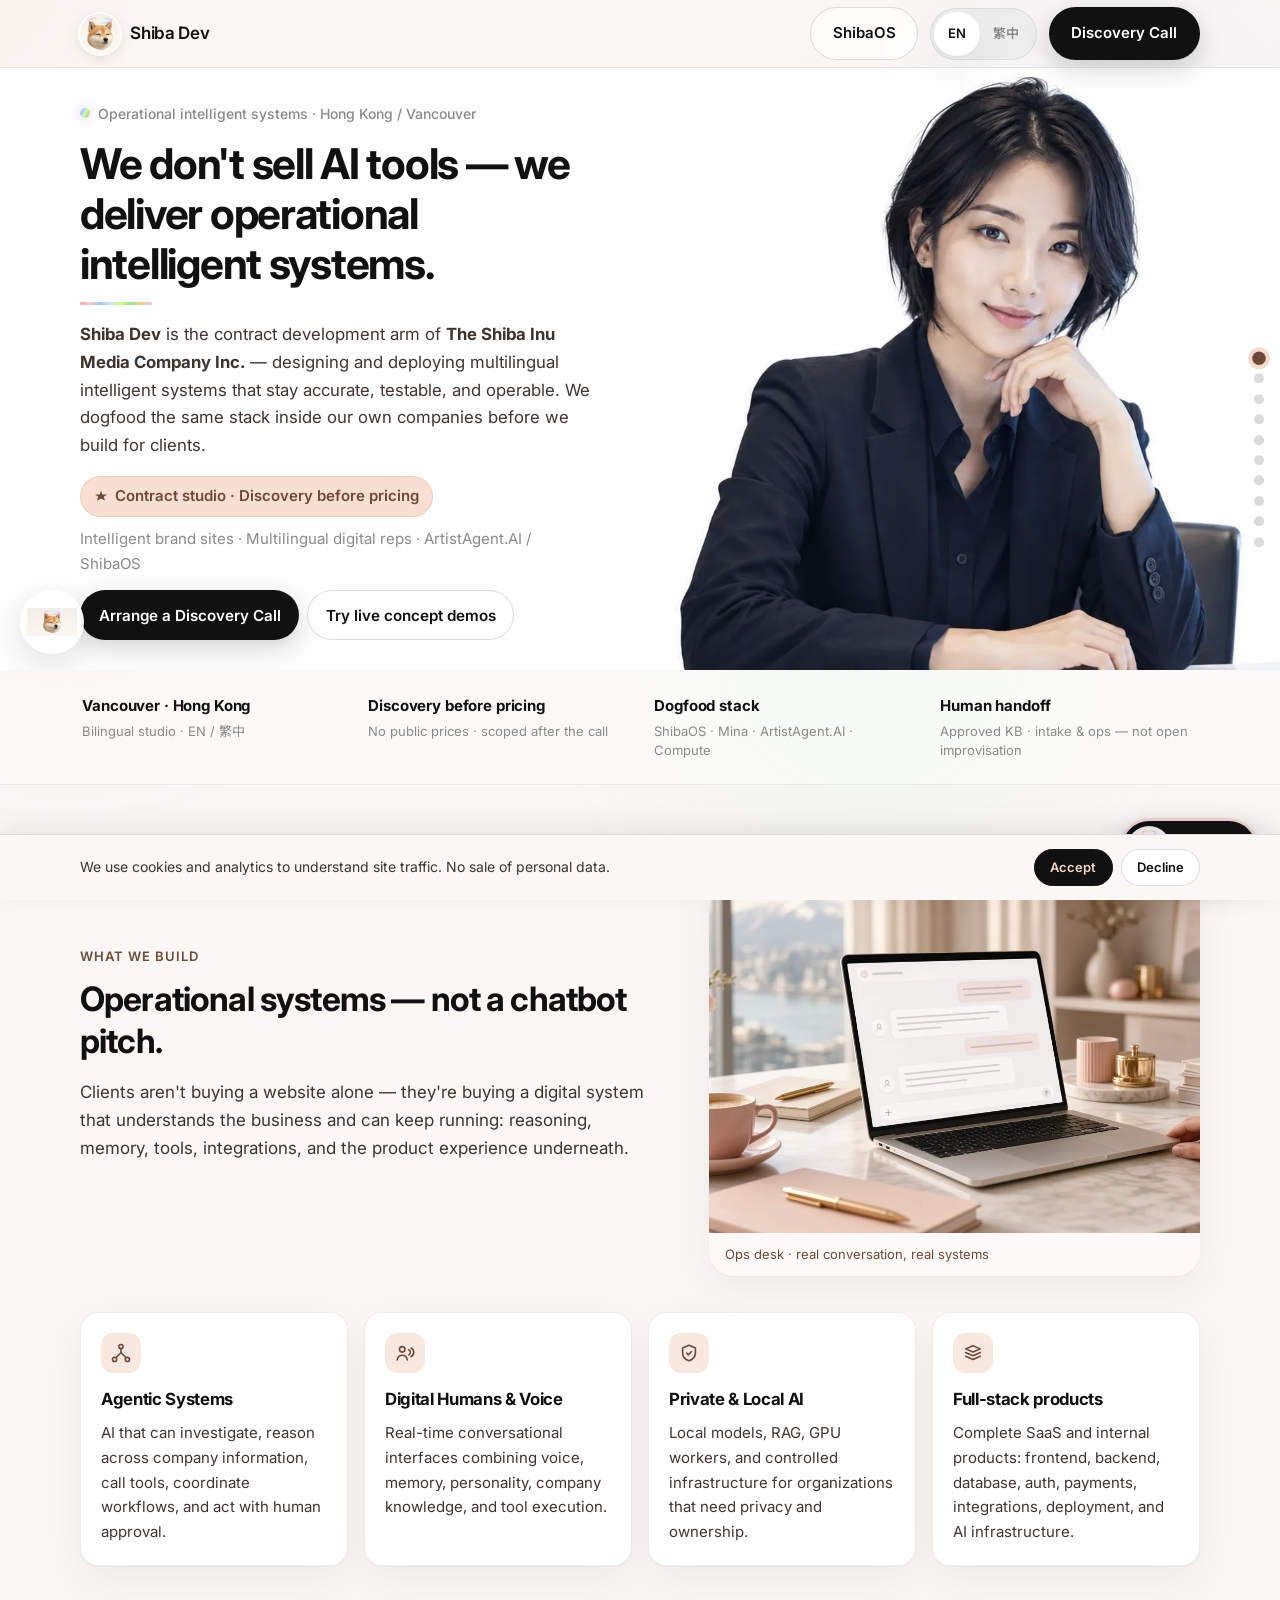
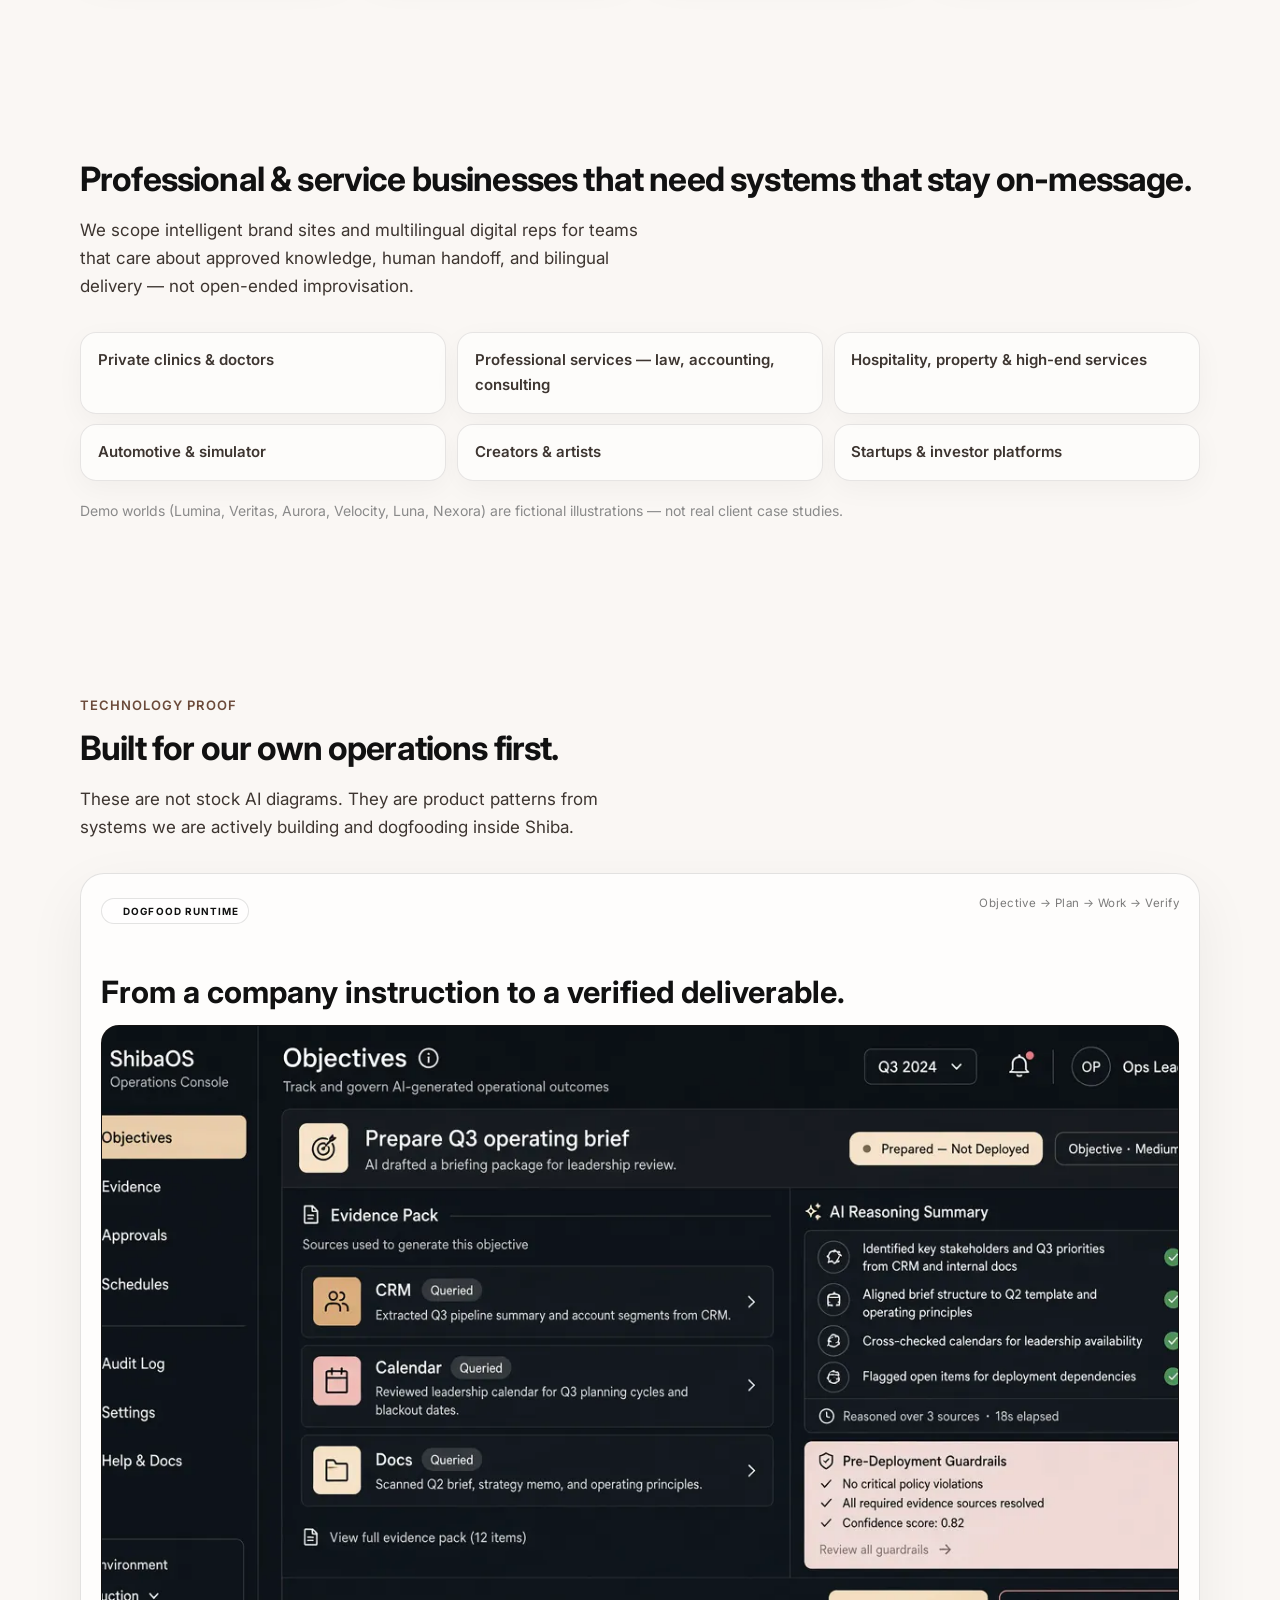
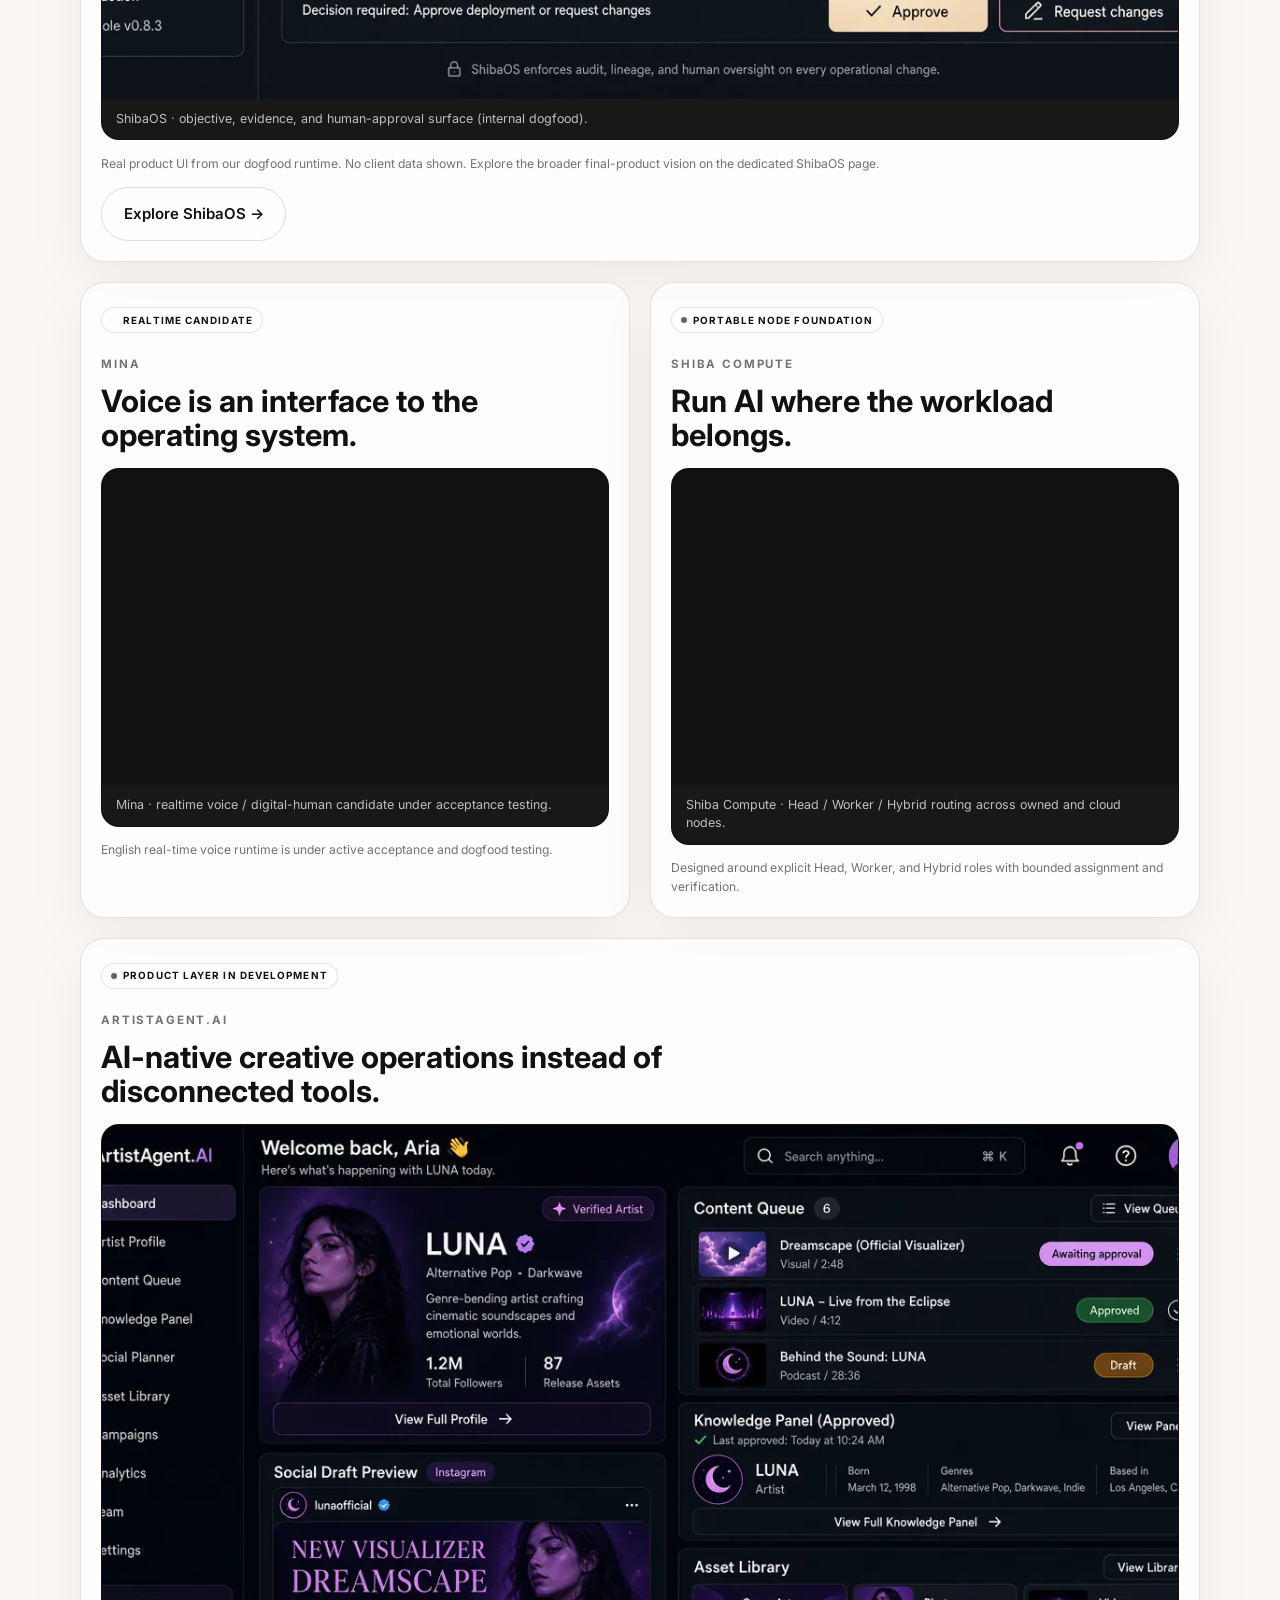
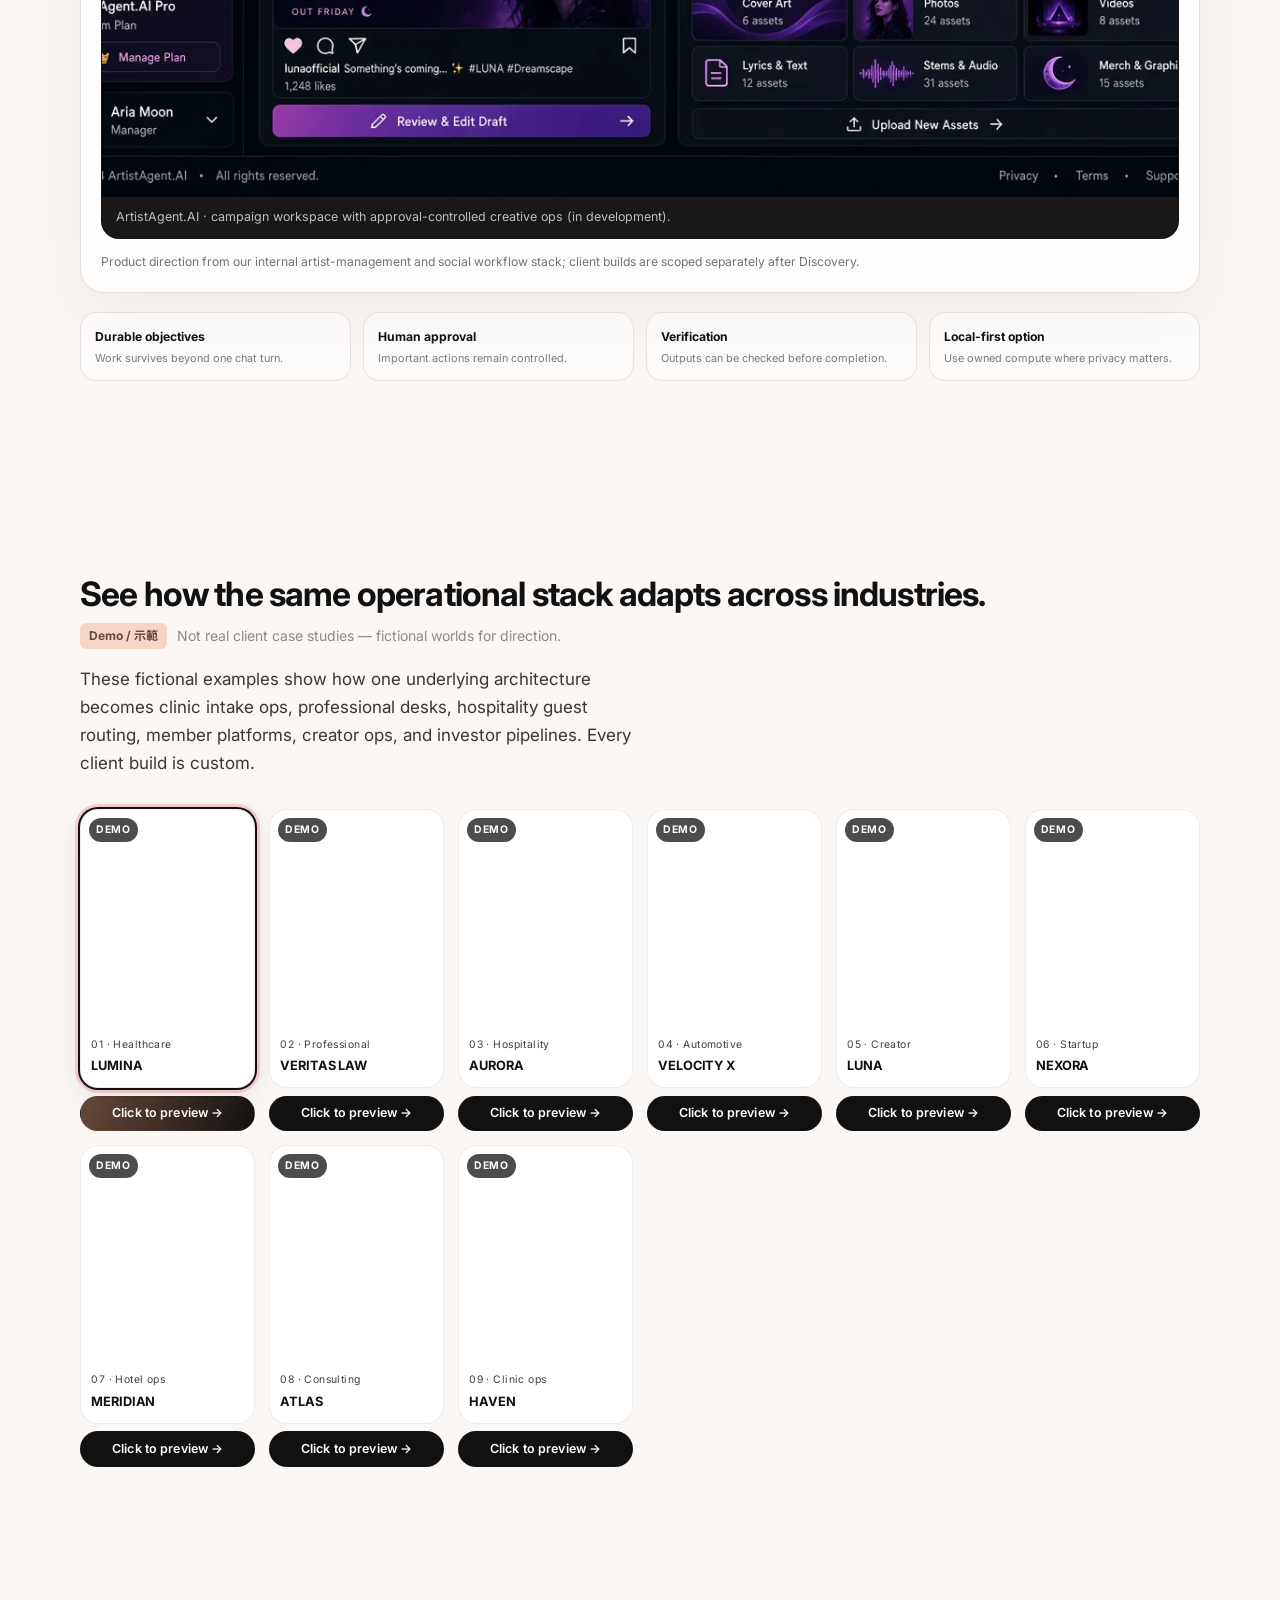
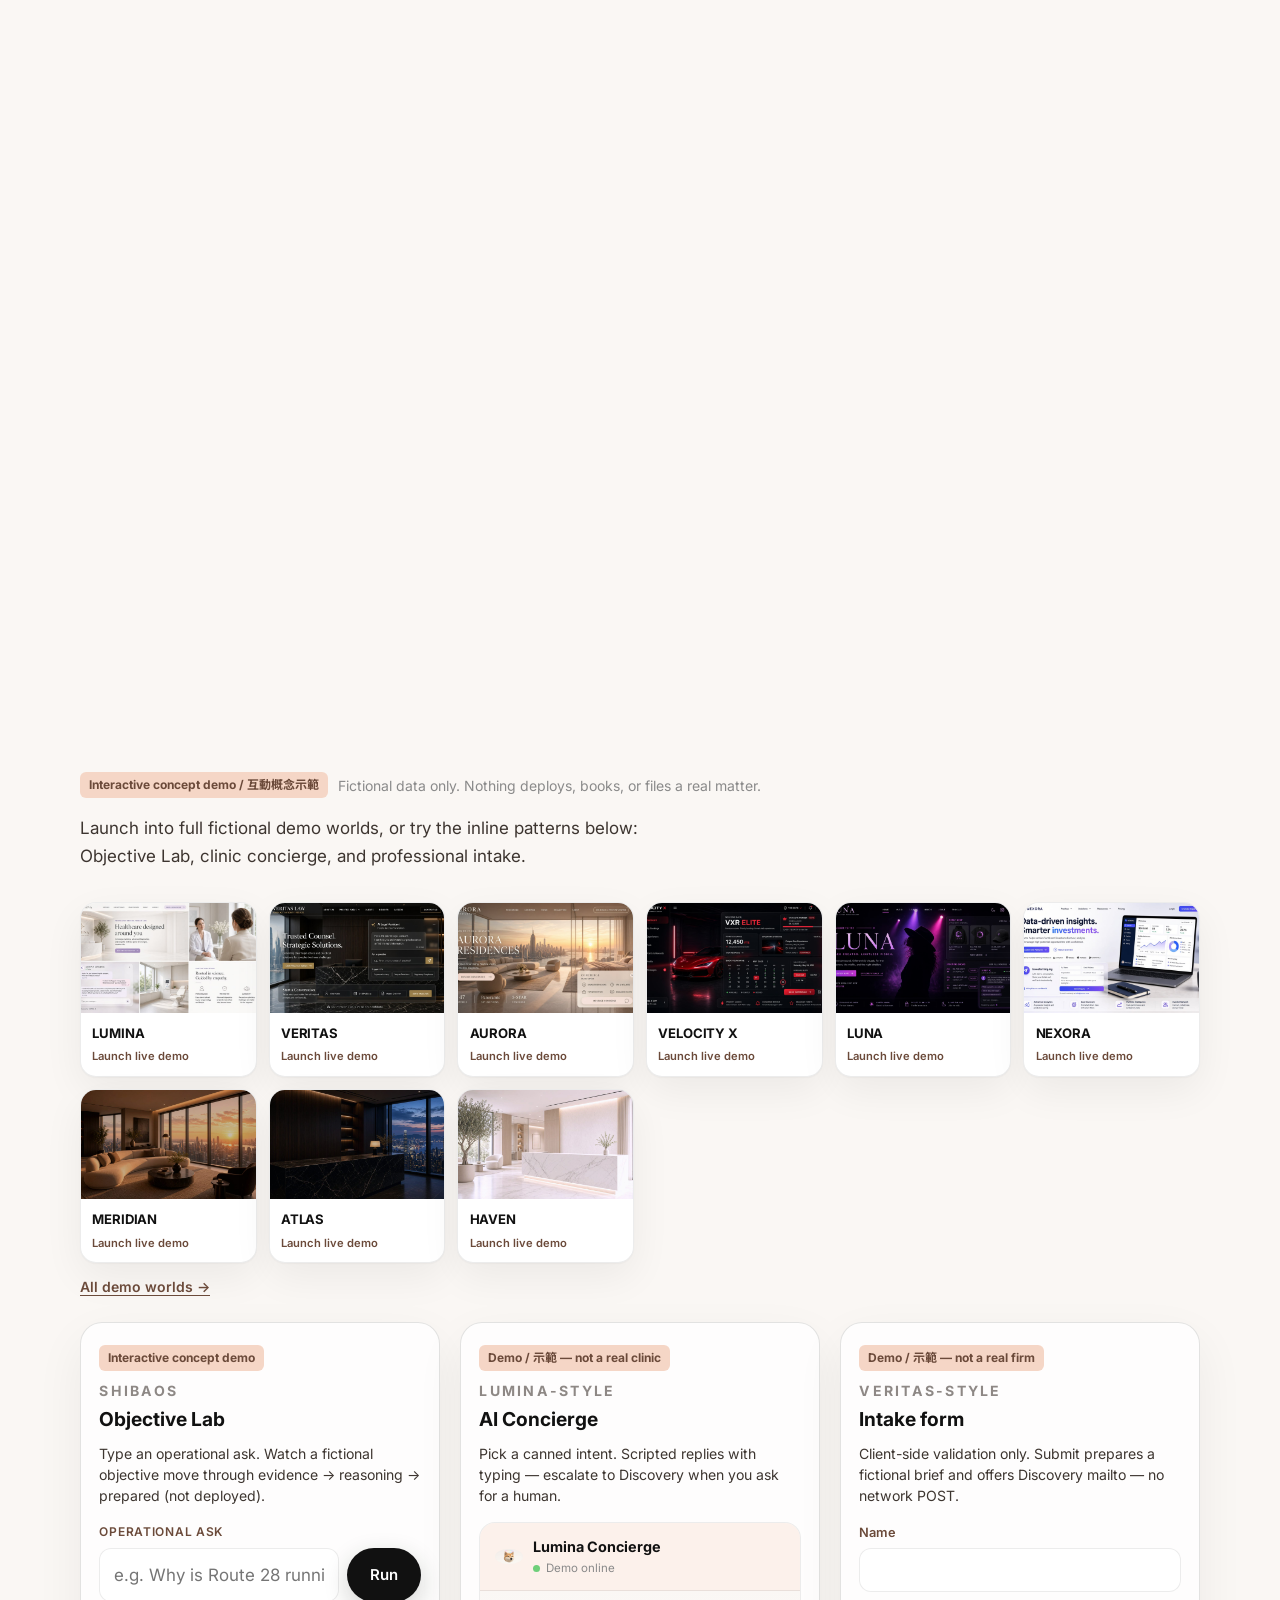
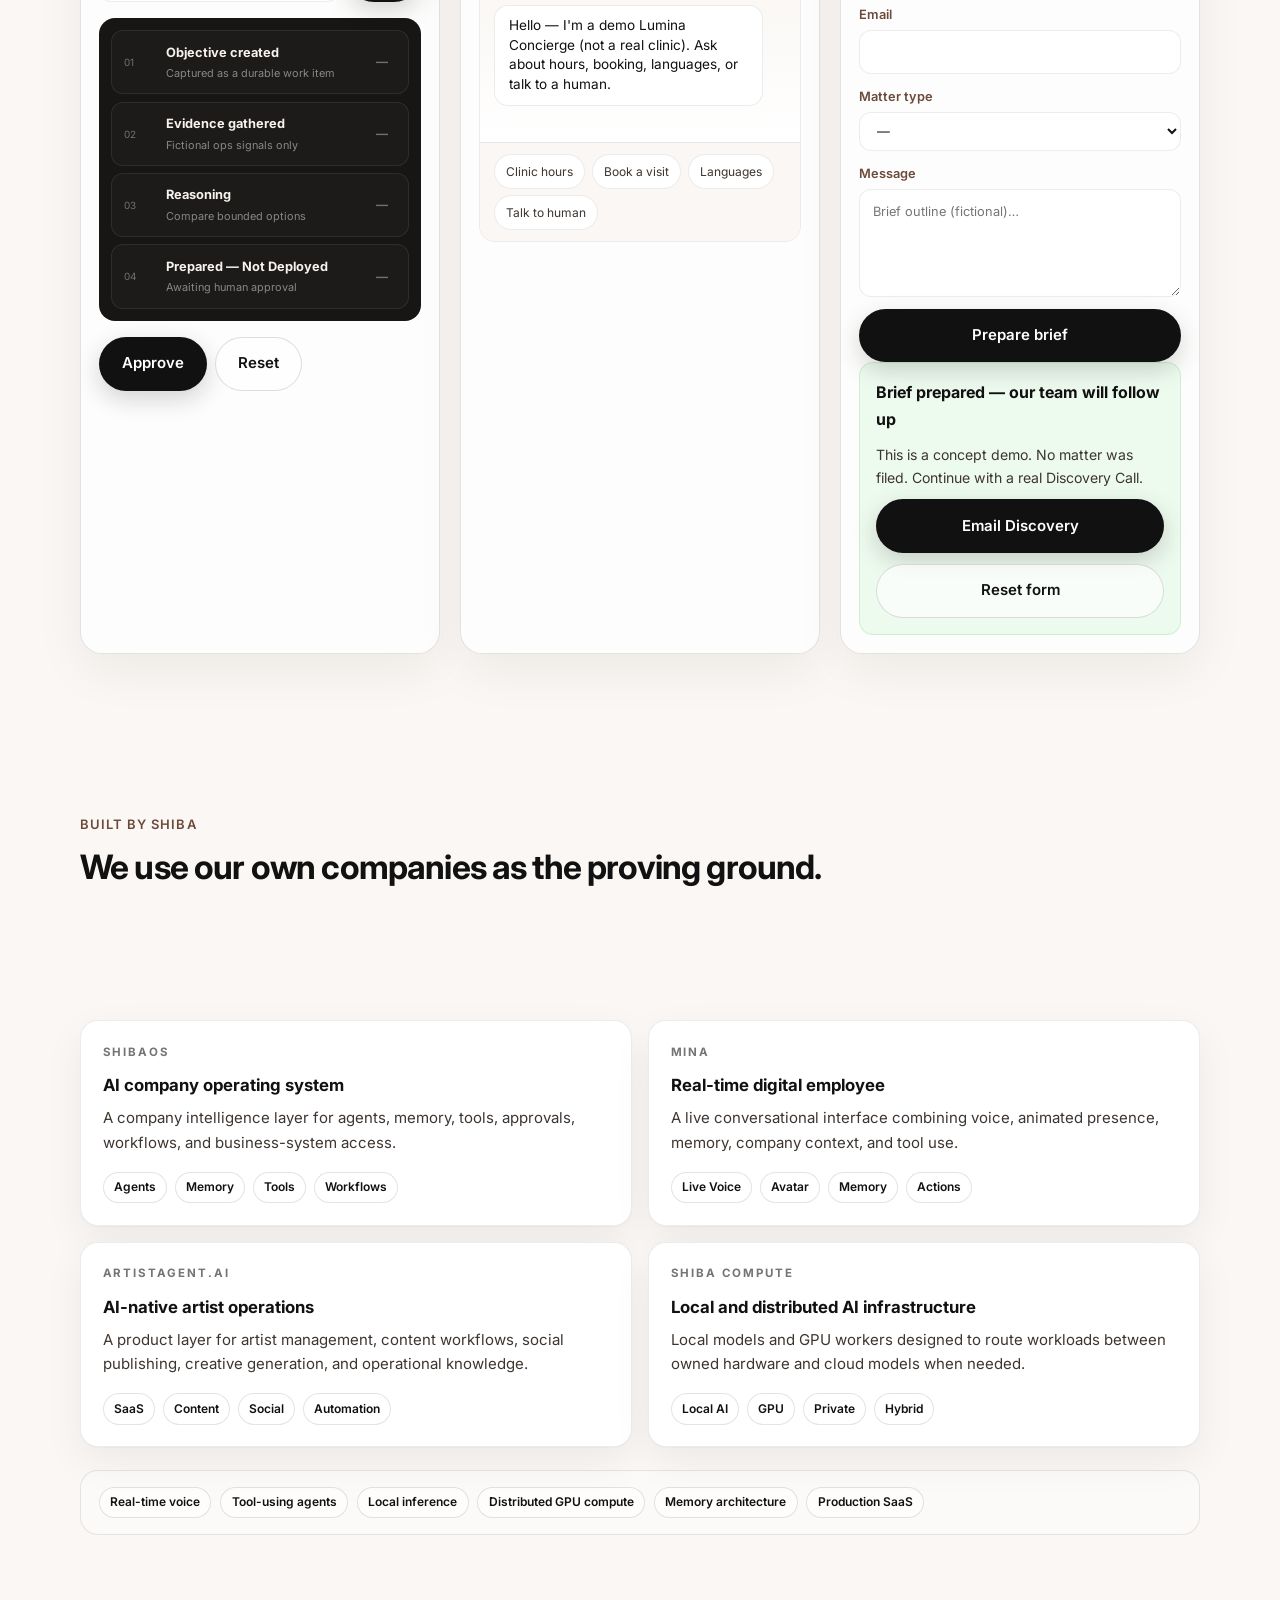
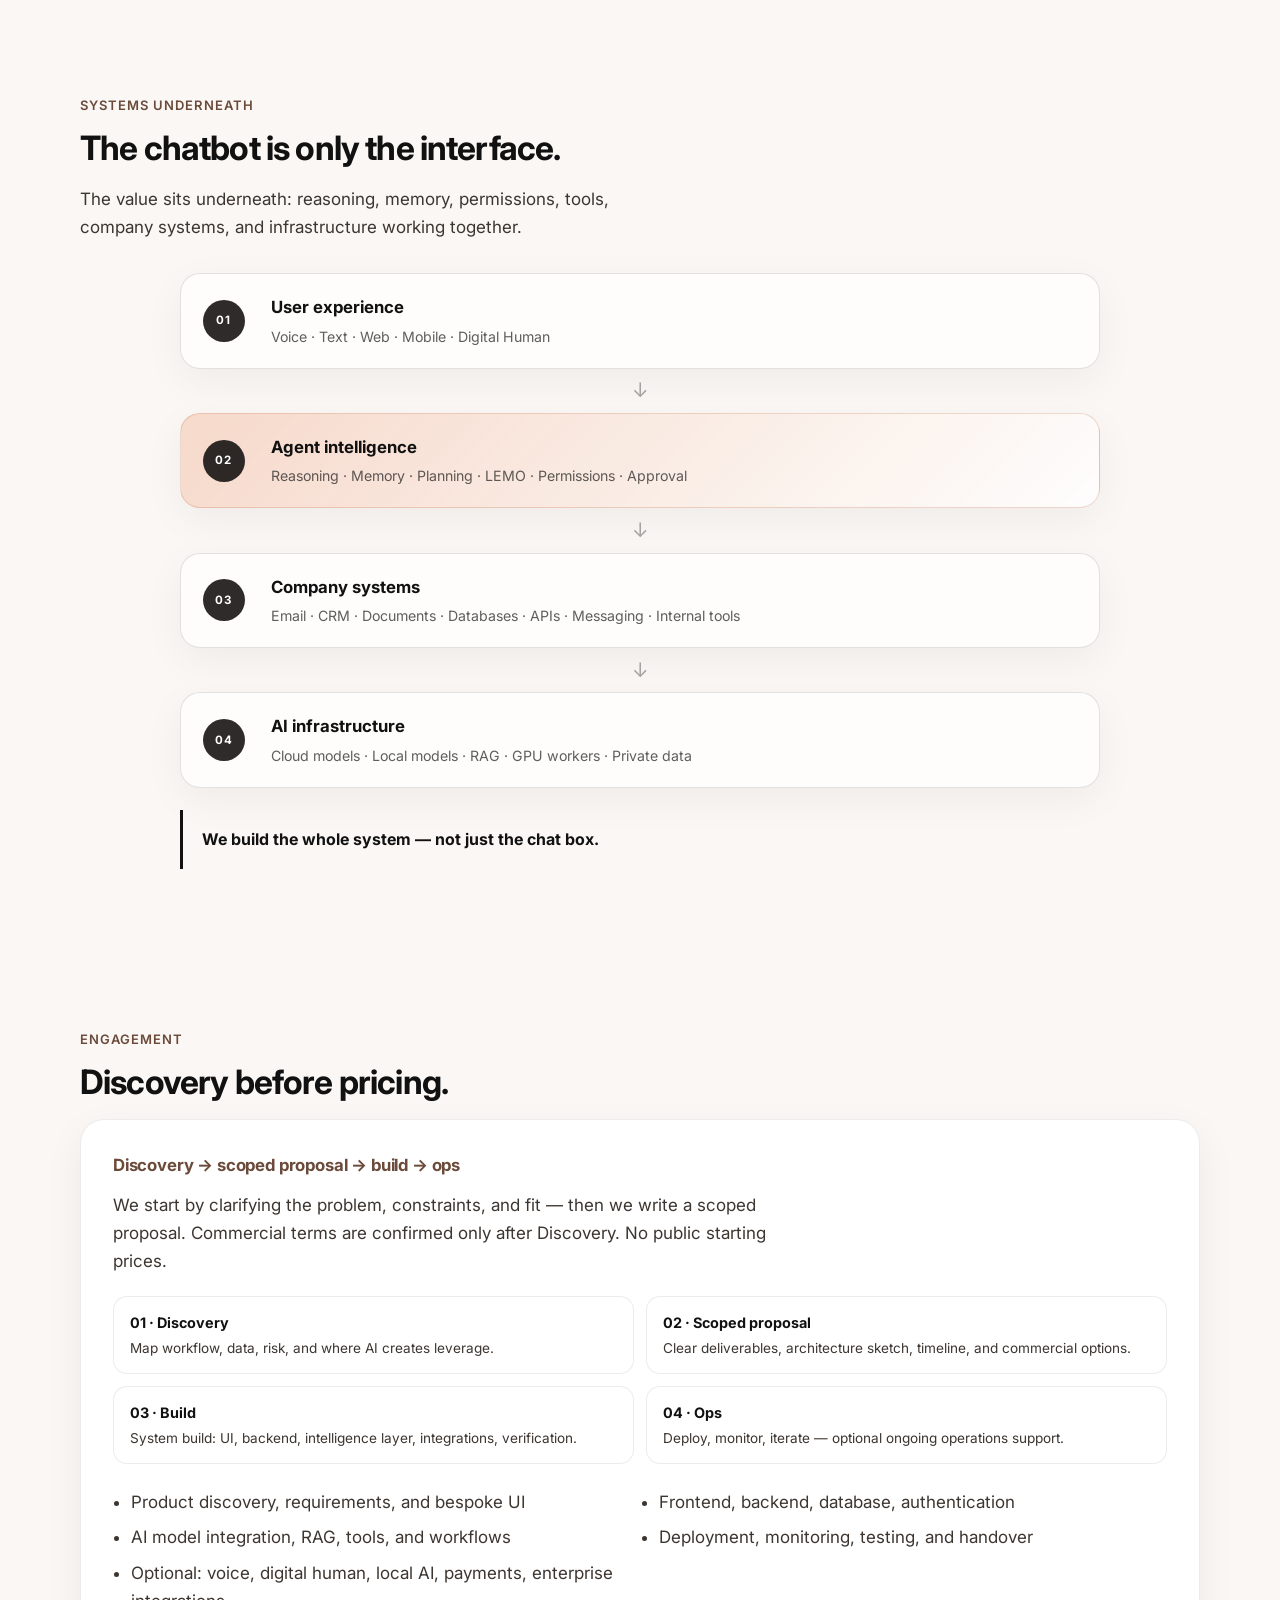
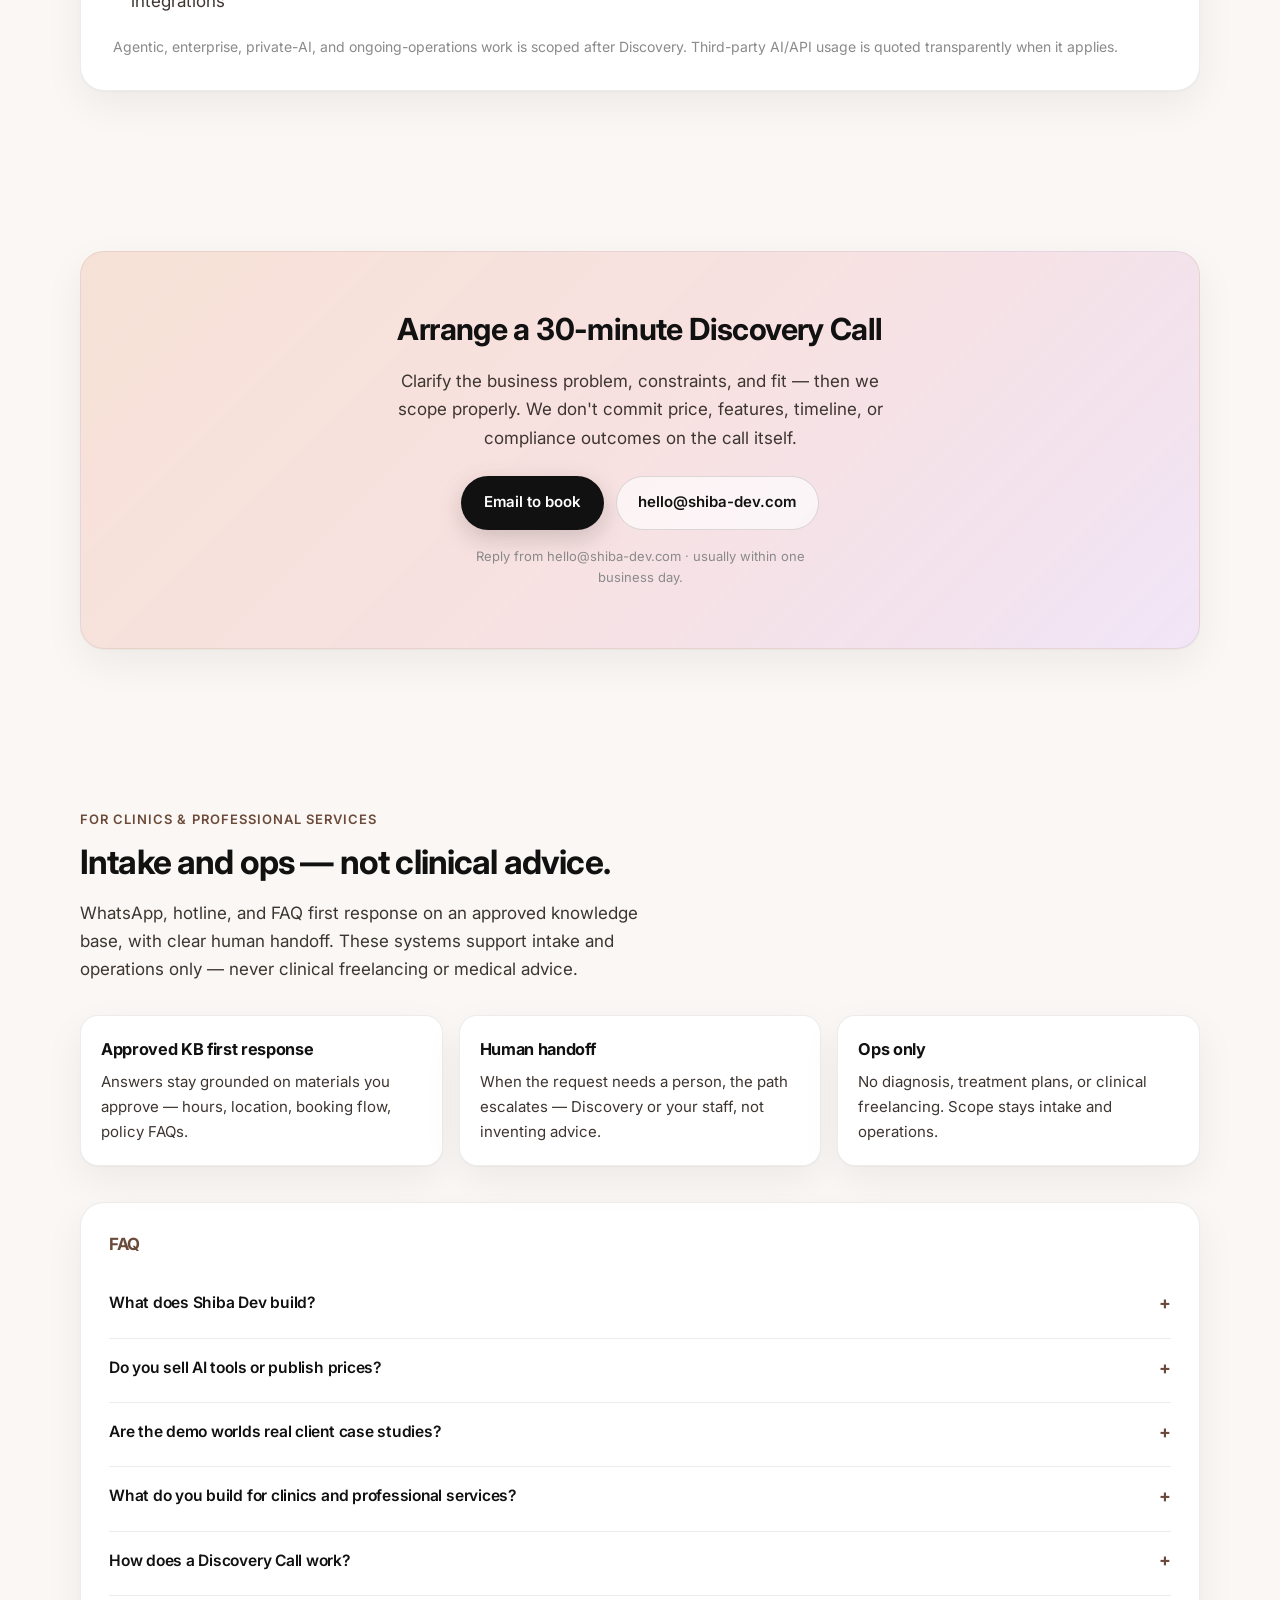
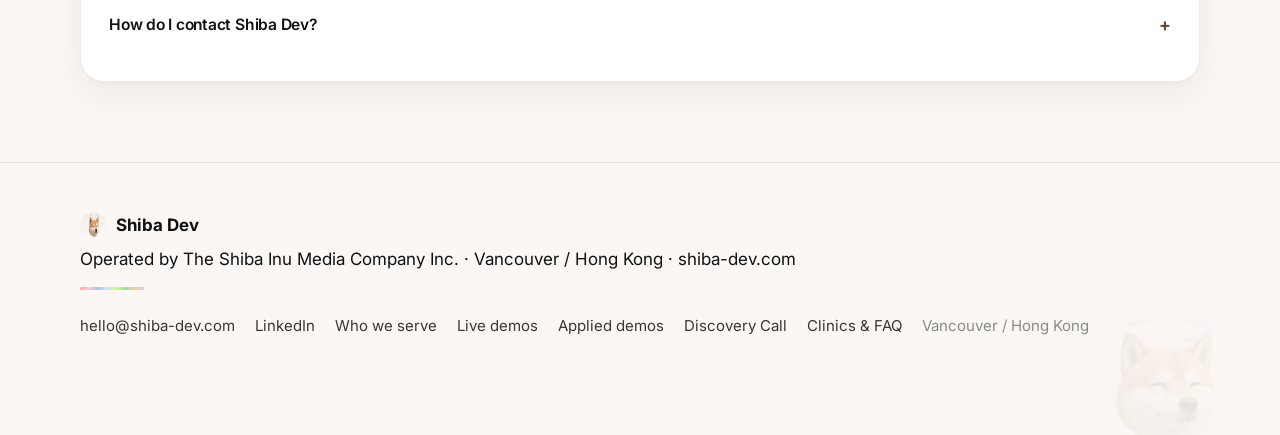
<file: index.html>
<!DOCTYPE html>
<html lang="en">
<head>
  <meta charset="utf-8" />
  <meta name="viewport" content="width=device-width, initial-scale=1" />
  <title>Shiba Dev — Operational Intelligent Systems | Hong Kong / Vancouver</title>
  <meta name="description" content="Shiba Dev delivers operational intelligent systems — bilingual brand sites, multilingual digital reps on approved knowledge bases, and ArtistAgent.AI / ShibaOS builds. Contract arm of The Shiba Inu Media Company Inc. Arrange a 30-minute Discovery Call." />
  <meta name="theme-color" content="#F5D6C6" />
  <link rel="canonical" href="https://shiba-dev.com/" />
  <link rel="icon" href="assets/shiba-favicon.webp" type="image/webp" />
  <link rel="alternate icon" href="assets/shiba-favicon.png" type="image/png" />
  <link rel="apple-touch-icon" href="assets/shiba-favicon.png" />
  <link rel="alternate" type="text/plain" title="llms.txt" href="https://shiba-dev.com/llms.txt" />

  <meta property="og:type" content="website" />
  <meta property="og:url" content="https://shiba-dev.com/" />
  <meta property="og:title" content="Shiba Dev — Operational Intelligent Systems | Hong Kong / Vancouver" />
  <meta property="og:description" content="We don't sell AI tools — we deliver operational intelligent systems. Bilingual studio · Discovery Call · hello@shiba-dev.com" />
  <meta property="og:image" content="https://shiba-dev.com/assets/og-share.jpg" />
  <meta property="og:image:width" content="1200" />
  <meta property="og:image:height" content="630" />
  <meta property="og:image:type" content="image/jpeg" />
  <meta property="og:locale" content="en_US" />
  <meta property="og:locale:alternate" content="zh_HK" />
  <meta property="og:site_name" content="Shiba Dev" />
  <meta name="twitter:card" content="summary_large_image" />
  <meta name="twitter:title" content="Shiba Dev — Operational Intelligent Systems | Hong Kong / Vancouver" />
  <meta name="twitter:description" content="We don't sell AI tools — we deliver operational intelligent systems. Bilingual studio · Discovery Call · hello@shiba-dev.com" />
  <meta name="twitter:image" content="https://shiba-dev.com/assets/og-share.jpg" />

  <link rel="preconnect" href="https://fonts.googleapis.com" />
  <link rel="preconnect" href="https://fonts.gstatic.com" crossorigin />
  <link href="https://fonts.googleapis.com/css2?family=Inter:wght@400;500;600;700&family=Noto+Sans+TC:wght@400;500;700&display=swap" rel="stylesheet" />
  <link rel="stylesheet" href="styles.css?v=polish3" />

  <style id="hero-overlay-critical">
    /* Desktop: copy overlays left white field of Mina banner */
    section.hero.hero--banner {
      position: relative !important;
      display: grid !important;
      grid-template-columns: 1fr !important;
      grid-template-rows: 1fr !important;
      width: 100% !important;
      aspect-ratio: 1828 / 860 !important;
      min-height: 320px !important;
      max-height: none !important;
      padding: 0 !important;
      margin: 0 !important;
      overflow: hidden !important;
      background: #fff !important;
    }
    section.hero.hero--banner > .hero-banner,
    section.hero.hero--banner > .hero-overlay {
      grid-column: 1 !important;
      grid-row: 1 !important;
      position: relative !important;
      inset: auto !important;
      width: 100% !important;
      height: 100% !important;
      min-height: 0 !important;
      margin: 0 !important;
      padding: 0 !important;
    }
    section.hero.hero--banner > .hero-banner { z-index: 0 !important; }
    section.hero.hero--banner > .hero-overlay {
      z-index: 2 !important;
      display: flex !important;
      align-items: center !important;
      justify-content: flex-start !important;
      box-sizing: border-box !important;
      padding: clamp(1rem, 4vw, 3rem) 0 !important;
      background: transparent !important;
      pointer-events: none !important;
    }
    section.hero.hero--banner .hero-overlay-inner {
      width: min(1120px, calc(100% - 2.5rem)) !important;
      margin-inline: auto !important;
      height: 100% !important;
      display: flex !important;
      align-items: center !important;
      min-width: 0 !important;
    }
    section.hero.hero--banner .hero-copy {
      width: min(34rem, 46%) !important;
      max-width: 46% !important;
      min-width: 0 !important;
      pointer-events: auto !important;
      background: transparent !important;
      box-sizing: border-box !important;
    }
    section.hero.hero--banner .hero-copy h1,
    section.hero.hero--banner .hero-copy p,
    section.hero.hero--banner .hero-copy .btn-row {
      max-width: 100% !important;
      overflow-wrap: anywhere !important;
      word-break: break-word !important;
    }
    section.hero.hero--banner .hero-copy .btn-row {
      display: flex !important;
      flex-wrap: wrap !important;
      gap: 0.5rem !important;
    }
    section.hero.hero--banner .hero-copy .btn {
      max-width: 100% !important;
      box-sizing: border-box !important;
      white-space: normal !important;
      text-align: center !important;
    }
    section.hero.hero--banner .hero-banner picture {
      display: block !important;
      width: 100% !important;
      height: 100% !important;
    }
    section.hero.hero--banner .hero-banner-img {
      width: 100% !important;
      height: 100% !important;
      max-width: none !important;
      object-fit: cover !important;
      object-position: right center !important;
      display: block !important;
    }
    section.hero.hero--banner > .hero-shiba-float {
      grid-column: 1 !important;
      grid-row: 1 !important;
      z-index: 3 !important;
      justify-self: start !important;
      align-self: end !important;
      margin: 0 0 1rem 1.25rem !important;
      position: relative !important;
    }

    /* Tablet/phone: STACK — photo on top, copy below. No overlap with Mina. */
    @media (max-width: 899px) {
      section.hero.hero--banner {
        display: flex !important;
        flex-direction: column !important;
        aspect-ratio: auto !important;
        min-height: 0 !important;
        height: auto !important;
        overflow: visible !important;
      }
      section.hero.hero--banner > .hero-banner {
        position: relative !important;
        grid-column: auto !important;
        grid-row: auto !important;
        width: 100% !important;
        height: min(52vw, 280px) !important;
        min-height: 200px !important;
        flex: 0 0 auto !important;
      }
      section.hero.hero--banner .hero-banner-img {
        object-position: 72% center !important;
      }
      section.hero.hero--banner > .hero-overlay {
        position: relative !important;
        grid-column: auto !important;
        grid-row: auto !important;
        width: 100% !important;
        height: auto !important;
        flex: 1 1 auto !important;
        align-items: flex-start !important;
        padding: 1.25rem 0 1.75rem !important;
        background: #fff !important;
      }
      section.hero.hero--banner .hero-overlay-inner {
        width: min(1120px, calc(100% - 2rem)) !important;
        height: auto !important;
        align-items: flex-start !important;
      }
      section.hero.hero--banner .hero-copy {
        width: 100% !important;
        max-width: 100% !important;
      }
      section.hero.hero--banner .hero-copy h1 {
        font-size: clamp(1.35rem, 6.5vw, 1.85rem) !important;
        max-width: 100% !important;
      }
      section.hero.hero--banner .hero-copy .hero-lead {
        display: block !important;
        -webkit-line-clamp: unset !important;
        overflow: visible !important;
        max-width: 100% !important;
      }
      section.hero.hero--banner > .hero-shiba-float {
        position: absolute !important;
        grid-column: auto !important;
        grid-row: auto !important;
        right: 0.85rem !important;
        left: auto !important;
        top: calc(min(52vw, 280px) - 28px) !important;
        bottom: auto !important;
        margin: 0 !important;
        justify-self: auto !important;
        align-self: auto !important;
      }
    }

    @media (max-width: 520px) {
      section.hero.hero--banner > .hero-banner {
        height: min(58vw, 240px) !important;
        min-height: 180px !important;
      }
      section.hero.hero--banner > .hero-shiba-float {
        top: calc(min(58vw, 240px) - 24px) !important;
        width: 48px !important;
        height: 48px !important;
      }
      section.hero.hero--banner .hero-copy .btn {
        width: 100% !important;
      }
      section.hero.hero--banner .hero-copy .btn-row {
        flex-direction: column !important;
        align-items: stretch !important;
      }
    }
  </style>



  <script>
    (function () {
      try {
        var params = new URLSearchParams(location.search);
        var q = params.get("lang");
        var stored = localStorage.getItem("shiba-lang");
        var lang = "en";
        if (q === "zh" || q === "zh-Hant" || q === "zh-TW" || q === "zh-HK") lang = "zh-Hant";
        else if (q === "en") lang = "en";
        else if (stored === "zh-Hant" || stored === "en") lang = stored;
        document.documentElement.lang = lang;
      } catch (e) {}
    })();
  </script>
  <script type="application/ld+json">
  {
    "@context": "https://schema.org",
    "@type": ["Organization", "ProfessionalService"],
    "name": "Shiba Dev",
    "url": "https://shiba-dev.com/",
    "logo": "https://shiba-dev.com/assets/shiba-mark.png",
    "email": "hello@shiba-dev.com",
    "description": "Contract development studio delivering operational intelligent systems — bilingual brand sites, multilingual digital reps on approved knowledge bases, and ArtistAgent.AI / ShibaOS builds. We don't sell packaged AI tools.",
    "areaServed": [
      {"@type": "Place", "name": "Hong Kong"},
      {"@type": "Place", "name": "Vancouver"}
    ],
    "parentOrganization": {
      "@type": "Organization",
      "name": "The Shiba Inu Media Company Inc."
    },
    "sameAs": [
      "https://www.linkedin.com/company/shiba-dev/"
    ],
    "knowsAbout": [
      "operational intelligent systems",
      "intelligent brand sites",
      "multilingual digital representatives",
      "ArtistAgent.AI",
      "ShibaOS",
      "professional services intake",
      "private AI",
      "workflow automation"
    ]
  }
  </script>
  <script type="application/ld+json">
  {
    "@context": "https://schema.org",
    "@type": "FAQPage",
    "mainEntity": [
      {
        "@type": "Question",
        "name": "What does Shiba Dev build?",
        "acceptedAnswer": {
          "@type": "Answer",
          "text": "Operational intelligent systems under contract: intelligent brand sites, multilingual digital representatives grounded on an approved knowledge base, and product work on the ArtistAgent.AI / ShibaOS stack. We are the contract development arm of The Shiba Inu Media Company Inc. (Vancouver / Hong Kong)."
        }
      },
      {
        "@type": "Question",
        "name": "Do you sell AI tools or publish prices?",
        "acceptedAnswer": {
          "@type": "Answer",
          "text": "No. We don't sell packaged AI tools, and we don't publish prices on this site. Commercial terms are confirmed only after a Discovery Call."
        }
      },
      {
        "@type": "Question",
        "name": "Are the demo worlds real client case studies?",
        "acceptedAnswer": {
          "@type": "Answer",
          "text": "No. Lumina, Veritas, Aurora, Velocity, Luna, Nexora and related stage examples are fictional illustrations of architecture patterns — not real client deployments."
        }
      },
      {
        "@type": "Question",
        "name": "What do you build for clinics and professional services?",
        "acceptedAnswer": {
          "@type": "Answer",
          "text": "Intake and operations support only: WhatsApp, hotline, and FAQ first response on an approved knowledge base, with clear human handoff. We never provide clinical advice or medical freelancing through these systems."
        }
      },
      {
        "@type": "Question",
        "name": "How does a Discovery Call work?",
        "acceptedAnswer": {
          "@type": "Answer",
          "text": "A 30-minute Discovery Call maps the business problem, constraints, and where an intelligent system creates leverage. Scope, proposal, build, and ops follow Discovery — we don't commit price, features, timeline, or compliance outcomes on the call itself."
        }
      },
      {
        "@type": "Question",
        "name": "How do I contact Shiba Dev?",
        "acceptedAnswer": {
          "@type": "Answer",
          "text": "Email hello@shiba-dev.com to arrange a 30-minute Discovery Call, or visit https://shiba-dev.com/."
        }
      }
    ]
  }
  </script>

</head>
<body>
  <a class="skip" href="#main">Skip to content</a>
  <div class="cursor-glow" aria-hidden="true"></div>
  <div class="ambient" aria-hidden="true">
    <div class="ambient-blob ambient-blob--a"></div>
    <div class="ambient-blob ambient-blob--b"></div>
    <div class="ambient-blob ambient-blob--c"></div>
  </div>

  <nav class="progress-nav" aria-label="Section progress" id="progress-nav">
    <a href="#top" data-spy="top" class="is-active" title="Home"><span></span></a>
    <a href="#what-we-build" data-spy="what-we-build" title="What we build"><span></span></a>
    <a href="#technology" data-spy="technology" title="Technology proof"><span></span></a>
    <a href="#examples" data-spy="examples" title="Applied demos"><span></span></a>
    <a href="#live-demos" data-spy="live-demos" title="Live demos"><span></span></a>
    <a href="#why" data-spy="why" title="Built by Shiba"><span></span></a>
    <a href="#language" data-spy="language" title="Architecture"><span></span></a>
    <a href="#scope" data-spy="scope" title="Engagement"><span></span></a>
    <a href="#discovery" data-spy="discovery" title="Discovery"><span></span></a>
    <a href="#clinics-faq" data-spy="clinics-faq" title="Clinics & FAQ"><span></span></a>
  </nav>

  <header class="site-header">
    <div class="wrap header-inner">
      <a class="brand" href="#top" aria-label="Shiba Dev home">
        <picture><source srcset="assets/shiba-mark.webp" type="image/webp" /><img src="assets/shiba-mark.png" alt="Shiba Dev" class="brand-mark" width="40" height="40" decoding="async" /></picture>
        <span class="brand-text">Shiba Dev</span>
      </a>

      <div class="header-actions">
        <a class="btn btn-ghost nav-cta" href="/shibaos/" aria-label="Explore ShibaOS product vision">ShibaOS</a>
        <div class="lang-toggle" role="group" aria-label="Language">
          <button type="button" id="lang-en" data-lang="en" aria-pressed="true">EN</button>
          <button type="button" id="lang-zh" data-lang="zh-Hant" aria-pressed="false">繁中</button>
        </div>
        <a class="btn btn-primary nav-cta magnetic" href="#discovery">
          <span class="magnetic-inner">
            <span class="lang-en">Discovery Call</span>
            <span class="lang-zh">Discovery Call</span>
          </span>
        </a>
      </div>
    </div>
  </header>

  <main id="main">
    <!-- HERO -->
    <section class="hero hero--banner" id="top">
      <div class="hero-banner" aria-hidden="true">
        <picture>
          <source srcset="assets/hero-mina.webp" type="image/webp" />
          <source srcset="assets/hero-mina.jpg" type="image/jpeg" />
          <img
            src="assets/hero-mina.jpg"
            alt=""
            class="hero-banner-img"
            width="1920"
            height="800"
            fetchpriority="high"
            decoding="async"
          />
        </picture>
      </div>
      <div class="hero-overlay"><div class="wrap hero-overlay-inner">
        <div class="hero-copy">
          <p class="eyebrow">
            <span class="iri-dot" aria-hidden="true"></span>
            <span class="lang-en">Operational intelligent systems · Hong Kong / Vancouver</span>
            <span class="lang-zh">營運級智能系統 · 香港 / 溫哥華</span>
          </p>

          <h1 class="lang-en">We don't sell AI tools — we deliver operational intelligent systems.</h1>
          <h1 class="lang-zh">我們不賣 AI 工具<br />我們交付真正可運作的智能系統</h1>

          <hr class="iri-rule" aria-hidden="true" />

          <p class="hero-lead lang-en">
            <strong>Shiba Dev</strong> is the contract development arm of
            <strong>The Shiba Inu Media Company Inc.</strong> — designing and deploying multilingual
            intelligent systems that stay accurate, testable, and operable. We dogfood the same stack
            inside our own companies before we build for clients.
          </p>
          <p class="hero-lead lang-zh">
            <strong>Shiba Dev</strong> 由 <strong>The Shiba Inu Media Company Inc.</strong> 營運——
            為專業品牌設計與部署多語言、可持續營運的智能系統。我們先在自己的公司 dogfood 同一套架構，再為客戶建置。
          </p>

          <div class="studio-pill" role="note">
            <span class="star" aria-hidden="true"><svg xmlns="http://www.w3.org/2000/svg" viewBox="0 0 16 16" width="12" height="12" fill="currentColor"><path d="M8 0.8l1.7 5.2H16l-4.3 3.1 1.7 5.2L8 11.2 2.6 14.3l1.7-5.2L0 6h6.3L8 0.8z"/></svg></span>
            <span class="lang-en">Contract studio · Discovery before pricing</span>
            <span class="lang-zh">合約工作室 · 先 Discovery，再定範圍</span>
          </div>

          <p class="meta-line lang-en">Intelligent brand sites · Multilingual digital reps · ArtistAgent.AI / ShibaOS</p>
          <p class="meta-line lang-zh">智能品牌網站 · 多語數位代表 · ArtistAgent.AI / ShibaOS</p>

          <div class="btn-row">
            <a class="btn btn-primary magnetic" href="#discovery" data-booking-placeholder="true">
              <span class="magnetic-inner">
                <span class="lang-en">Arrange a Discovery Call</span>
                <span class="lang-zh">預約 Discovery Call</span>
              </span>
            </a>
            <a class="btn btn-ghost" href="#live-demos">
              <span class="lang-en">Try live concept demos</span>
              <span class="lang-zh">試用互動概念示範</span>
            </a>
          </div>
        </div>
      </div>
      </div>
      <div class="hero-shiba-float" aria-hidden="true">
        <img src="assets/shiba-mark.png" alt="" width="64" height="64" decoding="async" />
      </div>
    </section>


    <!-- TRUST STRIP -->
    <section class="trust-strip" aria-label="Studio signals">
      <div class="wrap trust-strip-inner">
        <div class="trust-item">
          <strong class="lang-en">Vancouver · Hong Kong</strong>
          <strong class="lang-zh">溫哥華 · 香港</strong>
          <span class="lang-en">Bilingual studio · EN / 繁中</span>
          <span class="lang-zh">雙語工作室 · EN / 繁中</span>
        </div>
        <div class="trust-item">
          <strong class="lang-en">Discovery before pricing</strong>
          <strong class="lang-zh">先 Discovery，再定價</strong>
          <span class="lang-en">No public prices · scoped after the call</span>
          <span class="lang-zh">網站不公開價格 · 通話後定範圍</span>
        </div>
        <div class="trust-item">
          <strong class="lang-en">Dogfood stack</strong>
          <strong class="lang-zh">內部先用</strong>
          <span class="lang-en">ShibaOS · Mina · ArtistAgent.AI · Compute</span>
          <span class="lang-zh">ShibaOS · Mina · ArtistAgent.AI · Compute</span>
        </div>
        <div class="trust-item">
          <strong class="lang-en">Human handoff</strong>
          <strong class="lang-zh">真人交接</strong>
          <span class="lang-en">Approved KB · intake &amp; ops — not open improvisation</span>
          <span class="lang-zh">核准知識庫 · 接待與營運——非開放即興</span>
        </div>
      </div>
    </section>

    <!-- WHAT WE BUILD -->
    <section id="what-we-build" aria-labelledby="wwb-title">
      <div class="wrap">
        <div class="section-head-split reveal">
          <div>
            <p class="section-label">
              <span class="lang-en">What we build</span>
              <span class="lang-zh">我們建立甚麼</span>
            </p>
            <h2 class="section-title" id="wwb-title">
              <span class="lang-en">Operational systems — not a chatbot pitch.</span>
              <span class="lang-zh">可運作的系統——不是 chatbot 推銷。</span>
            </h2>
            <p class="section-intro lang-en">
              Clients aren't buying a website alone — they're buying a digital system that understands the business
              and can keep running: reasoning, memory, tools, integrations, and the product experience underneath.
            </p>
            <p class="section-intro lang-zh">
              客戶不是只買一個網站——他們買的是一套更懂業務、可以持續營運的數碼系統：介面之下是推理、記憶、工具、整合與完整產品體驗。
            </p>
          </div>
          <figure class="ops-photo tilt-target" data-tilt>
            <picture>
          <source srcset="assets/photo-ops.webp" type="image/webp" />
              <source srcset="assets/photo-ops.jpg" type="image/jpeg" />
              <img src="assets/photo-ops.png" alt="Operations desk with conversation and systems UI" width="640" height="480" loading="lazy" decoding="async" />
            </picture>
            <figcaption class="lang-en">Ops desk · real conversation, real systems</figcaption>
            <figcaption class="lang-zh">營運桌面 · 真實對話，真實系統</figcaption>
          </figure>
        </div>

        <div class="grid grid-4">
          <article class="card reveal">
            <div class="card-icon" aria-hidden="true">
            <svg xmlns="http://www.w3.org/2000/svg" viewBox="0 0 24 24" fill="none" stroke="currentColor" stroke-width="1.75" stroke-linecap="round" stroke-linejoin="round" aria-hidden="true">
              <circle cx="12" cy="5" r="2.25"/>
              <circle cx="5" cy="19" r="2.25"/>
              <circle cx="19" cy="19" r="2.25"/>
              <path d="M12 7.25v4.5M12 11.75l-5.2 5M12 11.75l5.2 5"/>
            </svg>
          </div>
            <h3 class="lang-en">Agentic Systems</h3>
            <h3 class="lang-zh">Agentic 系統</h3>
            <p class="lang-en">AI that can investigate, reason across company information, call tools, coordinate workflows, and act with human approval.</p>
            <p class="lang-zh">讓 AI 跨系統調查、推理、呼叫工具、協調流程，並在人工審批下執行工作。</p>
          </article>
          <article class="card reveal">
            <div class="card-icon" aria-hidden="true">
            <svg xmlns="http://www.w3.org/2000/svg" viewBox="0 0 24 24" fill="none" stroke="currentColor" stroke-width="1.75" stroke-linecap="round" stroke-linejoin="round" aria-hidden="true">
              <circle cx="9" cy="8" r="3"/>
              <path d="M3.5 19.5c.6-3.2 2.8-5 5.5-5s4.9 1.8 5.5 5"/>
              <path d="M16 8.5c1.1.4 1.9 1.5 1.9 2.8s-.8 2.4-1.9 2.8"/>
              <path d="M18.5 6.5c1.8.8 3 2.6 3 4.8s-1.2 4-3 4.8"/>
            </svg>
          </div>
            <h3 class="lang-en">Digital Humans &amp; Voice</h3>
            <h3 class="lang-zh">數碼人與即時語音</h3>
            <p class="lang-en">Real-time conversational interfaces combining voice, memory, personality, company knowledge, and tool execution.</p>
            <p class="lang-zh">結合即時語音、記憶、角色、公司知識與工具執行的自然對話介面。</p>
          </article>
          <article class="card reveal">
            <div class="card-icon" aria-hidden="true">
            <svg xmlns="http://www.w3.org/2000/svg" viewBox="0 0 24 24" fill="none" stroke="currentColor" stroke-width="1.75" stroke-linecap="round" stroke-linejoin="round" aria-hidden="true">
              <path d="M12 3.5l7 3v5.2c0 4.2-2.9 7.4-7 8.8-4.1-1.4-7-4.6-7-8.8V6.5l7-3z"/>
              <path d="M9.5 12.2l1.8 1.8 3.4-3.6"/>
            </svg>
          </div>
            <h3 class="lang-en">Private &amp; Local AI</h3>
            <h3 class="lang-zh">私有與本地 AI</h3>
            <p class="lang-en">Local models, RAG, GPU workers, and controlled infrastructure for organizations that need privacy and ownership.</p>
            <p class="lang-zh">本地模型、RAG、GPU workers 與受控基建，適合重視私隱、控制權與資料主權的企業。</p>
          </article>
          <article class="card reveal">
            <div class="card-icon" aria-hidden="true">
            <svg xmlns="http://www.w3.org/2000/svg" viewBox="0 0 24 24" fill="none" stroke="currentColor" stroke-width="1.75" stroke-linecap="round" stroke-linejoin="round" aria-hidden="true">
              <path d="M4 15.5l8 3.5 8-3.5"/>
              <path d="M4 11.5l8 3.5 8-3.5"/>
              <path d="M4 7.5l8 3.5 8-3.5-8-3.5-8 3.5z"/>
            </svg>
          </div>
            <h3 class="lang-en">Full-stack products</h3>
            <h3 class="lang-zh">全棧產品</h3>
            <p class="lang-en">Complete SaaS and internal products: frontend, backend, database, auth, payments, integrations, deployment, and AI infrastructure.</p>
            <p class="lang-zh">完整 SaaS 與內部產品：前端、後端、資料庫、登入、支付、整合、部署與 AI 基建。</p>
          </article>
        </div>
      </div>
    </section>


    <!-- WHO WE SERVE -->
    <section id="who-we-serve" aria-labelledby="serve-title">
      <div class="wrap">
        <p class="section-label reveal">
          <span class="lang-en">Who we serve</span>
          <span class="lang-zh">服務對象</span>
        </p>
        <h2 class="section-title reveal" id="serve-title">
          <span class="lang-en">Professional &amp; service businesses that need systems that stay on-message.</span>
          <span class="lang-zh">需要系統「保持口徑、可持續營運」的專業與服務品牌。</span>
        </h2>
        <p class="section-intro lang-en reveal">
          We scope intelligent brand sites and multilingual digital reps for teams that care about approved knowledge,
          human handoff, and bilingual delivery — not open-ended improvisation.
        </p>
        <p class="section-intro lang-zh reveal">
          我們為重視核准知識庫、真人交接與雙語交付的團隊，定範圍智能品牌網站與多語數位代表——不是開放式即興回覆。
        </p>
        <ul class="serve-list reveal">
          <li><span class="lang-en">Private clinics &amp; doctors</span><span class="lang-zh">私人診所與醫師</span></li>
          <li><span class="lang-en">Professional services — law, accounting, consulting</span><span class="lang-zh">專業服務——法律、會計、顧問</span></li>
          <li><span class="lang-en">Hospitality, property &amp; high-end services</span><span class="lang-zh">酒店、物業與高端服務</span></li>
          <li><span class="lang-en">Automotive &amp; simulator</span><span class="lang-zh">汽車與模擬器</span></li>
          <li><span class="lang-en">Creators &amp; artists</span><span class="lang-zh">創作者與藝人</span></li>
          <li><span class="lang-en">Startups &amp; investor platforms</span><span class="lang-zh">初創與投資者平台</span></li>
        </ul>
        <p class="serve-note reveal">
          <span class="lang-en">Demo worlds (Lumina, Veritas, Aurora, Velocity, Luna, Nexora) are fictional illustrations — not real client case studies.</span>
          <span class="lang-zh">示範世界（Lumina、Veritas、Aurora、Velocity、Luna、Nexora）為虛構示意——並非真實客戶案例。</span>
        </p>
      </div>
    </section>

    <!-- TECHNOLOGY PROOF -->
    <section id="technology" aria-labelledby="technology-title">
      <div class="wrap">
        <p class="section-label reveal">
          <span class="lang-en">Technology proof</span>
          <span class="lang-zh">技術實證</span>
        </p>
        <h2 class="section-title reveal" id="technology-title">
          <span class="lang-en">Built for our own operations first.</span>
          <span class="lang-zh">先為自己的營運而建。</span>
        </h2>
        <p class="section-intro lang-en reveal">
          These are not stock AI diagrams. They are product patterns from systems we are actively building and dogfooding inside Shiba.
        </p>
        <p class="section-intro lang-zh reveal">
          這些不是通用 AI 概念圖，而是我們正在 Shiba 內部實際建立及 dogfood 的產品架構與工作模式。
        </p>

        <div class="tech-proof-grid">
          <article class="tech-proof tech-proof--wide reveal">
            <div class="tech-proof-head">
              <div>
                <span class="tech-status tech-status--active">DOGFOOD RUNTIME</span>
                <p class="proof-kicker">SHIBAOS CORE</p>
                <h3 class="lang-en">From a company instruction to a verified deliverable.</h3>
                <h3 class="lang-zh">由一句公司指令，到可驗證的交付結果。</h3>
              </div>
              <span class="tech-version">Objective → Plan → Work → Verify</span>
            </div>
            <figure class="proof-shot">
              <picture>
          <source srcset="assets/proof-shibaos.webp" type="image/webp" />
                <source srcset="assets/proof-shibaos.jpg" type="image/jpeg" />
                <img src="assets/proof-shibaos.png" alt="ShibaOS objective workflow proof screenshot" width="1400" height="820" loading="lazy" decoding="async" />
              </picture>
              <figcaption class="lang-en">ShibaOS · objective, evidence, and human-approval surface (internal dogfood).</figcaption>
              <figcaption class="lang-zh">ShibaOS · Objective、Evidence 與人工審批介面（內部 dogfood）。</figcaption>
            </figure>
            <p class="tech-footnote lang-en">Real product UI from our dogfood runtime. No client data shown. Explore the broader final-product vision on the dedicated ShibaOS page.</p>
            <p class="tech-footnote lang-zh">來自內部 dogfood runtime 的真實產品介面，不含客戶資料。可到 ShibaOS 專頁查看完整最終產品願景。</p>
            <div class="btn-row" style="margin-top:.85rem">
              <a class="btn btn-ghost" href="/shibaos/">
                <span class="lang-en">Explore ShibaOS →</span>
                <span class="lang-zh">查看 ShibaOS →</span>
              </a>
            </div>
          </article>

          <article class="tech-proof reveal">
            <div class="tech-proof-head">
              <div>
                <span class="tech-status tech-status--candidate">REALTIME CANDIDATE</span>
                <p class="proof-kicker">MINA</p>
                <h3 class="lang-en">Voice is an interface to the operating system.</h3>
                <h3 class="lang-zh">語音只是進入作業系統的其中一個介面。</h3>
              </div>
            </div>
            <figure class="proof-shot">
              <picture>
          <source srcset="assets/proof-mina.webp" type="image/webp" />
                <source srcset="assets/proof-mina.jpg" type="image/jpeg" />
                <img src="assets/proof-mina.png" alt="Mina digital human voice interface proof screenshot" width="900" height="700" loading="lazy" decoding="async" />
              </picture>
              <figcaption class="lang-en">Mina · realtime voice / digital-human candidate under acceptance testing.</figcaption>
              <figcaption class="lang-zh">Mina · 即時語音／數碼人候選介面，acceptance 測試中。</figcaption>
            </figure>
            <p class="tech-footnote lang-en">English real-time voice runtime is under active acceptance and dogfood testing.</p>
            <p class="tech-footnote lang-zh">英文即時語音 runtime 正在進行 acceptance 與 dogfood 測試。</p>
          </article>

          <article class="tech-proof reveal">
            <div class="tech-proof-head">
              <div>
                <span class="tech-status tech-status--foundation">PORTABLE NODE FOUNDATION</span>
                <p class="proof-kicker">SHIBA COMPUTE</p>
                <h3 class="lang-en">Run AI where the workload belongs.</h3>
                <h3 class="lang-zh">讓 AI 在最適合的節點執行。</h3>
              </div>
            </div>
            <figure class="proof-shot">
              <picture>
          <source srcset="assets/proof-compute.webp" type="image/webp" />
                <source srcset="assets/proof-compute.jpg" type="image/jpeg" />
                <img src="assets/proof-compute.png" alt="Shiba Compute node topology proof screenshot" width="900" height="700" loading="lazy" decoding="async" />
              </picture>
              <figcaption class="lang-en">Shiba Compute · Head / Worker / Hybrid routing across owned and cloud nodes.</figcaption>
              <figcaption class="lang-zh">Shiba Compute · 在自有與雲端節點之間的 Head／Worker／Hybrid 調度。</figcaption>
            </figure>
            <p class="tech-footnote lang-en">Designed around explicit Head, Worker, and Hybrid roles with bounded assignment and verification.</p>
            <p class="tech-footnote lang-zh">以明確的 Head、Worker、Hybrid 角色設計，並採用受控任務分配及驗證。</p>
          </article>

          <article class="tech-proof tech-proof--wide reveal">
            <div class="tech-proof-head">
              <div>
                <span class="tech-status tech-status--build">PRODUCT LAYER IN DEVELOPMENT</span>
                <p class="proof-kicker">ARTISTAGENT.AI</p>
                <h3 class="lang-en">AI-native creative operations instead of disconnected tools.</h3>
                <h3 class="lang-zh">把零散 AI 工具變成完整創作營運流程。</h3>
              </div>
            </div>
            <figure class="proof-shot">
              <picture>
          <source srcset="assets/proof-artistagent.webp" type="image/webp" />
                <source srcset="assets/proof-artistagent.jpg" type="image/jpeg" />
                <img src="assets/proof-artistagent.png" alt="ArtistAgent.AI creative operations proof screenshot" width="1400" height="820" loading="lazy" decoding="async" />
              </picture>
              <figcaption class="lang-en">ArtistAgent.AI · campaign workspace with approval-controlled creative ops (in development).</figcaption>
              <figcaption class="lang-zh">ArtistAgent.AI · 受審批控制的創作營運工作區（開發中）。</figcaption>
            </figure>
            <p class="tech-footnote lang-en">Product direction from our internal artist-management and social workflow stack; client builds are scoped separately after Discovery.</p>
            <p class="tech-footnote lang-zh">畫面展示內部藝人管理及社交工作流程的產品方向；客戶版本於 Discovery 後另行定範圍。</p>
          </article>
        </div>

        <div class="tech-principles reveal">
          <div><strong>Durable objectives</strong><span>Work survives beyond one chat turn.</span></div>
          <div><strong>Human approval</strong><span>Important actions remain controlled.</span></div>
          <div><strong>Verification</strong><span>Outputs can be checked before completion.</span></div>
          <div><strong>Local-first option</strong><span>Use owned compute where privacy matters.</span></div>
        </div>
      </div>
    </section>

    <!-- INTERACTIVE EXAMPLES -->
    <section id="examples" aria-labelledby="ex-title">
      <div class="wrap">
        <p class="section-label reveal">
          <span class="lang-en">Applied product examples</span>
          <span class="lang-zh">應用產品示範</span>
        </p>
        <h2 class="section-title reveal" id="ex-title">
          <span class="lang-en">See how the same operational stack adapts across industries.</span>
          <span class="lang-zh">看看同一套營運架構如何適配不同行業。</span>
        </h2>
        <p class="demo-note reveal">
          <span class="badge-demo">Demo / 示範</span>
          <span class="lang-en">Not real client case studies — fictional worlds for direction.</span>
          <span class="lang-zh">非真實客戶案例——僅作方向展示的虛構世界。</span>
        </p>
        <p class="section-intro lang-en reveal">
          These fictional examples show how one underlying architecture becomes clinic intake ops, professional desks,
          hospitality guest routing, member platforms, creator ops, and investor pipelines. Every client build is custom.
        </p>
        <p class="section-intro lang-zh reveal">
          點選示範世界，展開寫實模擬畫面，並觀看腳本化 AI 禮賓回覆。每個真實項目均客製設計。
        </p>

        <div class="demo-gallery reveal" role="tablist" aria-label="Demo worlds" id="example-tabs">
          <div class="demo-card-shell tilt-target is-selected" data-example="lumina" data-tilt>
            <button type="button" class="demo-card" role="tab" id="tab-lumina" data-example="lumina" aria-controls="demo-stage" aria-selected="true" tabindex="0">
              <span class="demo-badge">Demo</span>
              <picture>
          <source srcset="assets/demo-lumina.webp" type="image/webp" />
                <source srcset="assets/demo-lumina.jpg" type="image/jpeg" />
                <img src="assets/demo-lumina.png" alt="LUMINA demo world" width="640" height="400" loading="lazy" decoding="async" />
              </picture>
              <span class="demo-meta">
                <span class="tab-num">01 · Healthcare</span>
                <span class="tab-name">LUMINA</span>
              </span>
            </button>
            <a class="demo-preview-cta" href="/demos/lumina/">
              <span class="lang-en">Click to preview →</span>
              <span class="lang-zh">點擊預覽 →</span>
            </a>
          </div>
          <div class="demo-card-shell tilt-target" data-example="veritas" data-tilt>
            <button type="button" class="demo-card" role="tab" id="tab-veritas" data-example="veritas" aria-controls="demo-stage" aria-selected="false" tabindex="-1">
              <span class="demo-badge">Demo</span>
              <picture>
          <source srcset="assets/demo-veritas.webp" type="image/webp" />
                <source srcset="assets/demo-veritas.jpg" type="image/jpeg" />
                <img src="assets/demo-veritas.png" alt="VERITAS LAW demo world" width="640" height="400" loading="lazy" decoding="async" />
              </picture>
              <span class="demo-meta">
                <span class="tab-num">02 · Professional</span>
                <span class="tab-name">VERITAS LAW</span>
              </span>
            </button>
            <a class="demo-preview-cta" href="/demos/veritas/">
              <span class="lang-en">Click to preview →</span>
              <span class="lang-zh">點擊預覽 →</span>
            </a>
          </div>
          <div class="demo-card-shell tilt-target" data-example="aurora" data-tilt>
            <button type="button" class="demo-card" role="tab" id="tab-aurora" data-example="aurora" aria-controls="demo-stage" aria-selected="false" tabindex="-1">
              <span class="demo-badge">Demo</span>
              <picture>
          <source srcset="assets/demo-aurora.webp" type="image/webp" />
                <source srcset="assets/demo-aurora.jpg" type="image/jpeg" />
                <img src="assets/demo-aurora.png" alt="AURORA RESIDENCES demo world" width="640" height="400" loading="lazy" decoding="async" />
              </picture>
              <span class="demo-meta">
                <span class="tab-num">03 · Hospitality</span>
                <span class="tab-name">AURORA</span>
              </span>
            </button>
            <a class="demo-preview-cta" href="/demos/aurora/">
              <span class="lang-en">Click to preview →</span>
              <span class="lang-zh">點擊預覽 →</span>
            </a>
          </div>
          <div class="demo-card-shell tilt-target" data-example="velocity" data-tilt>
            <button type="button" class="demo-card" role="tab" id="tab-velocity" data-example="velocity" aria-controls="demo-stage" aria-selected="false" tabindex="-1">
              <span class="demo-badge">Demo</span>
              <picture>
          <source srcset="assets/demo-velocity.webp" type="image/webp" />
                <source srcset="assets/demo-velocity.jpg" type="image/jpeg" />
                <img src="assets/demo-velocity.png" alt="VELOCITY X demo world" width="640" height="400" loading="lazy" decoding="async" />
              </picture>
              <span class="demo-meta">
                <span class="tab-num">04 · Automotive</span>
                <span class="tab-name">VELOCITY X</span>
              </span>
            </button>
            <a class="demo-preview-cta" href="/demos/velocity/">
              <span class="lang-en">Click to preview →</span>
              <span class="lang-zh">點擊預覽 →</span>
            </a>
          </div>
          <div class="demo-card-shell tilt-target" data-example="luna" data-tilt>
            <button type="button" class="demo-card" role="tab" id="tab-luna" data-example="luna" aria-controls="demo-stage" aria-selected="false" tabindex="-1">
              <span class="demo-badge">Demo</span>
              <picture>
          <source srcset="assets/demo-luna.webp" type="image/webp" />
                <source srcset="assets/demo-luna.jpg" type="image/jpeg" />
                <img src="assets/demo-luna.png" alt="LUNA demo world" width="640" height="400" loading="lazy" decoding="async" />
              </picture>
              <span class="demo-meta">
                <span class="tab-num">05 · Creator</span>
                <span class="tab-name">LUNA</span>
              </span>
            </button>
            <a class="demo-preview-cta" href="/demos/luna/">
              <span class="lang-en">Click to preview →</span>
              <span class="lang-zh">點擊預覽 →</span>
            </a>
          </div>
          <div class="demo-card-shell tilt-target" data-example="nexora" data-tilt>
            <button type="button" class="demo-card" role="tab" id="tab-nexora" data-example="nexora" aria-controls="demo-stage" aria-selected="false" tabindex="-1">
              <span class="demo-badge">Demo</span>
              <picture>
          <source srcset="assets/demo-nexora.webp" type="image/webp" />
                <source srcset="assets/demo-nexora.jpg" type="image/jpeg" />
                <img src="assets/demo-nexora.png" alt="NEXORA demo world" width="640" height="400" loading="lazy" decoding="async" />
              </picture>
              <span class="demo-meta">
                <span class="tab-num">06 · Startup</span>
                <span class="tab-name">NEXORA</span>
              </span>
            </button>
            <a class="demo-preview-cta" href="/demos/nexora/">
              <span class="lang-en">Click to preview →</span>
              <span class="lang-zh">點擊預覽 →</span>
            </a>
          </div>
          <div class="demo-card-shell tilt-target" data-example="meridian" data-tilt>
            <button type="button" class="demo-card" role="tab" id="tab-meridian" data-example="meridian" aria-controls="demo-stage" aria-selected="false" tabindex="-1">
              <span class="demo-badge">Demo</span>
              <picture>
          <source srcset="assets/demo-meridian.webp" type="image/webp" />
                <source srcset="assets/demo-meridian.jpg" type="image/jpeg" />
                <img src="assets/demo-meridian.jpg" alt="MERIDIAN hotel ops demo world" width="640" height="400" loading="lazy" decoding="async" />
              </picture>
              <span class="demo-meta">
                <span class="tab-num">07 · Hotel ops</span>
                <span class="tab-name">MERIDIAN</span>
              </span>
            </button>
            <a class="demo-preview-cta" href="/demos/meridian/">
              <span class="lang-en">Click to preview →</span>
              <span class="lang-zh">點擊預覽 →</span>
            </a>
          </div>
          <div class="demo-card-shell tilt-target" data-example="atlas" data-tilt>
            <button type="button" class="demo-card" role="tab" id="tab-atlas" data-example="atlas" aria-controls="demo-stage" aria-selected="false" tabindex="-1">
              <span class="demo-badge">Demo</span>
              <picture>
          <source srcset="assets/demo-atlas.webp" type="image/webp" />
                <source srcset="assets/demo-atlas.jpg" type="image/jpeg" />
                <img src="assets/demo-atlas.jpg" alt="ATLAS Advisory demo world" width="640" height="400" loading="lazy" decoding="async" />
              </picture>
              <span class="demo-meta">
                <span class="tab-num">08 · Consulting</span>
                <span class="tab-name">ATLAS</span>
              </span>
            </button>
            <a class="demo-preview-cta" href="/demos/atlas/">
              <span class="lang-en">Click to preview →</span>
              <span class="lang-zh">點擊預覽 →</span>
            </a>
          </div>
          <div class="demo-card-shell tilt-target" data-example="haven" data-tilt>
            <button type="button" class="demo-card" role="tab" id="tab-haven" data-example="haven" aria-controls="demo-stage" aria-selected="false" tabindex="-1">
              <span class="demo-badge">Demo</span>
              <picture>
          <source srcset="assets/demo-haven.webp" type="image/webp" />
                <source srcset="assets/demo-haven.jpg" type="image/jpeg" />
                <img src="assets/demo-haven.jpg" alt="HAVEN Clinic ops demo world" width="640" height="400" loading="lazy" decoding="async" />
              </picture>
              <span class="demo-meta">
                <span class="tab-num">09 · Clinic ops</span>
                <span class="tab-name">HAVEN</span>
              </span>
            </button>
            <a class="demo-preview-cta" href="/demos/haven/">
              <span class="lang-en">Click to preview →</span>
              <span class="lang-zh">點擊預覽 →</span>
            </a>
          </div>
        </div>

        <div class="demo-stage reveal" id="demo-stage" role="tabpanel" aria-labelledby="tab-lumina">
          <div class="demo-stage-visual">
            <picture>
          <source id="stage-webp" srcset="assets/demo-lumina.webp" type="image/webp" />
              <source id="stage-source" srcset="assets/demo-lumina.jpg" type="image/jpeg" />
              <img id="stage-img" src="assets/demo-lumina.png" alt="LUMINA demo — photoreal mockup" width="1200" height="750" loading="lazy" decoding="async" />
            </picture>
            <span class="stage-demo-label">Demo / 示範</span>
          </div>
          <div class="demo-stage-side">
            <div class="stage-info">
              <p class="stage-cat" id="stage-cat">Healthcare · 私人診所</p>
              <h3 id="stage-name">LUMINA</h3>
              <p class="stage-blurb lang-en" id="stage-blurb-en">Clinic brand + intake concierge · human handoff</p>
              <p class="stage-blurb lang-zh" id="stage-blurb-zh">診所品牌 + Intake 禮賓 · 真人接手</p>
              <div class="stage-launch">
                <a class="btn btn-primary" id="stage-launch" href="/demos/lumina/">
                  <span class="lang-en">Launch live demo</span>
                  <span class="lang-zh">進入互動示範</span>
                </a>
                <span class="badge-demo">Interactive concept demo / 互動示範</span>
              </div>
            </div>
            <div class="mock-chat" id="mock-chat" aria-live="polite">
              <div class="mock-chat-head">
                <img src="assets/shiba-mark.png" alt="" width="28" height="28" class="chat-avatar" />
                <div>
                  <strong id="chat-agent">Lumina AI Concierge</strong>
                  <span class="online"><i></i> Online · Demo</span>
                </div>
              </div>
              <div class="mock-chat-body" id="chat-body"></div>
              <div class="mock-chat-foot">
                <span class="lang-en">Scripted demo — not live AI</span>
                <span class="lang-zh">腳本示範 — 非即時 AI</span>
              </div>
            </div>
          </div>
        </div>
      </div>
    </section>


    <!-- LIVE CONCEPT DEMOS -->
    <section id="live-demos" aria-labelledby="live-demos-title">
      <div class="wrap">
        <p class="section-label reveal">
          <span class="lang-en">Live concept demos</span>
          <span class="lang-zh">互動概念示範</span>
        </p>
        <h2 class="section-title reveal" id="live-demos-title">
          <span class="lang-en">Feel the product patterns — not a brochure.</span>
          <span class="lang-zh">親身體驗產品模式——不是簡介頁。</span>
        </h2>
        <p class="demo-note reveal">
          <span class="badge-demo">Interactive concept demo / 互動概念示範</span>
          <span class="lang-en">Fictional data only. Nothing deploys, books, or files a real matter.</span>
          <span class="lang-zh">僅使用虛構資料。不會真實部署、預約或立案。</span>
        </p>
        <p class="section-intro lang-en reveal">
          Launch into full fictional demo worlds, or try the inline patterns below: Objective Lab, clinic concierge, and professional intake.
        </p>
        <p class="section-intro lang-zh reveal">
          可進入完整虛構示範世界，或試用下方內嵌模式：Objective Lab、診所禮賓、專業 Intake。
        </p>

        <div class="world-launch-grid reveal" aria-label="Launchable demo worlds">
          <a class="world-launch-tile" href="/demos/lumina/">
            <img src="assets/demo-lumina.jpg" alt="LUMINA fictional clinic demo" width="320" height="200" loading="lazy" />
            <span class="wlt-meta"><strong>LUMINA</strong><small class="lang-en">Launch live demo</small><small class="lang-zh">進入互動示範</small></span>
          </a>
          <a class="world-launch-tile" href="/demos/veritas/">
            <img src="assets/demo-veritas.jpg" alt="VERITAS LAW fictional firm demo" width="320" height="200" loading="lazy" />
            <span class="wlt-meta"><strong>VERITAS</strong><small class="lang-en">Launch live demo</small><small class="lang-zh">進入互動示範</small></span>
          </a>
          <a class="world-launch-tile" href="/demos/aurora/">
            <img src="assets/demo-aurora.jpg" alt="AURORA fictional residences demo" width="320" height="200" loading="lazy" />
            <span class="wlt-meta"><strong>AURORA</strong><small class="lang-en">Launch live demo</small><small class="lang-zh">進入互動示範</small></span>
          </a>
          <a class="world-launch-tile" href="/demos/velocity/">
            <img src="assets/demo-velocity.jpg" alt="VELOCITY X fictional automotive demo" width="320" height="200" loading="lazy" />
            <span class="wlt-meta"><strong>VELOCITY X</strong><small class="lang-en">Launch live demo</small><small class="lang-zh">進入互動示範</small></span>
          </a>
          <a class="world-launch-tile" href="/demos/luna/">
            <img src="assets/demo-luna.jpg" alt="LUNA fictional creator demo" width="320" height="200" loading="lazy" />
            <span class="wlt-meta"><strong>LUNA</strong><small class="lang-en">Launch live demo</small><small class="lang-zh">進入互動示範</small></span>
          </a>
          <a class="world-launch-tile" href="/demos/nexora/">
            <img src="assets/demo-nexora.jpg" alt="NEXORA fictional investor demo" width="320" height="200" loading="lazy" />
            <span class="wlt-meta"><strong>NEXORA</strong><small class="lang-en">Launch live demo</small><small class="lang-zh">進入互動示範</small></span>
          </a>
          <a class="world-launch-tile" href="/demos/meridian/">
            <img src="assets/demo-meridian.jpg" alt="MERIDIAN fictional hotel ops demo" width="320" height="200" loading="lazy" />
            <span class="wlt-meta"><strong>MERIDIAN</strong><small class="lang-en">Launch live demo</small><small class="lang-zh">進入互動示範</small></span>
          </a>
          <a class="world-launch-tile" href="/demos/atlas/">
            <img src="assets/demo-atlas.jpg" alt="ATLAS fictional consulting desk demo" width="320" height="200" loading="lazy" />
            <span class="wlt-meta"><strong>ATLAS</strong><small class="lang-en">Launch live demo</small><small class="lang-zh">進入互動示範</small></span>
          </a>
          <a class="world-launch-tile" href="/demos/haven/">
            <img src="assets/demo-haven.jpg" alt="HAVEN fictional clinic ops demo" width="320" height="200" loading="lazy" />
            <span class="wlt-meta"><strong>HAVEN</strong><small class="lang-en">Launch live demo</small><small class="lang-zh">進入互動示範</small></span>
          </a>
        </div>
        <p class="demo-note reveal" style="margin-top:0.75rem">
          <a href="/demos/" style="font-weight:600;color:var(--warm-brown)"><span class="lang-en">All demo worlds →</span><span class="lang-zh">全部示範世界 →</span></a>
        </p>

        <div class="live-demo-grid">
          <!-- A. ShibaOS Objective Lab -->
          <article class="live-demo-card reveal" id="demo-objective-lab">
            <div class="live-demo-head">
              <span class="badge-demo">Interactive concept demo</span>
              <p class="proof-kicker">SHIBAOS</p>
              <h3 class="lang-en">Objective Lab</h3>
              <h3 class="lang-zh">Objective Lab</h3>
              <p class="lang-en">Type an operational ask. Watch a fictional objective move through evidence → reasoning → prepared (not deployed).</p>
              <p class="lang-zh">輸入營運指示，觀看虛構 Objective 經 Evidence → Reasoning → Prepared（未部署）。</p>
            </div>
            <form class="obj-lab" id="obj-lab-form" autocomplete="off">
              <label class="field-label" for="obj-ask">
                <span class="lang-en">Operational ask</span>
                <span class="lang-zh">營運指示</span>
              </label>
              <div class="obj-lab-row">
                <input type="text" id="obj-ask" name="ask" maxlength="200" required
                  placeholder="e.g. Why is Route 28 running late today? / 為何 28 路線今日延誤？" />
                <button type="submit" class="btn btn-primary" id="obj-run">
                  <span class="lang-en">Run</span>
                  <span class="lang-zh">執行</span>
                </button>
              </div>
            </form>
            <ol class="obj-stages" id="obj-stages" aria-live="polite">
              <li data-stage="0"><span>01</span><div><strong class="lang-en">Objective created</strong><strong class="lang-zh">已建立 Objective</strong><small class="lang-en">Captured as a durable work item</small><small class="lang-zh">寫入可延續的工作項目</small></div><b>—</b></li>
              <li data-stage="1"><span>02</span><div><strong class="lang-en">Evidence gathered</strong><strong class="lang-zh">已收集 Evidence</strong><small class="lang-en">Fictional ops signals only</small><small class="lang-zh">僅虛構營運訊號</small></div><b>—</b></li>
              <li data-stage="2"><span>03</span><div><strong class="lang-en">Reasoning</strong><strong class="lang-zh">推理中</strong><small class="lang-en">Compare bounded options</small><small class="lang-zh">比較受控選項</small></div><b>—</b></li>
              <li data-stage="3"><span>04</span><div><strong class="lang-en">Prepared — Not Deployed</strong><strong class="lang-zh">已準備 — 未部署</strong><small class="lang-en">Awaiting human approval</small><small class="lang-zh">等待人工審批</small></div><b>—</b></li>
            </ol>
            <div class="obj-result" id="obj-result" hidden>
              <span class="os-label">PREPARED · NOT DEPLOYED</span>
              <strong id="obj-result-title"></strong>
              <p id="obj-result-body"></p>
            </div>
            <div class="live-demo-actions">
              <button type="button" class="btn btn-primary" id="obj-approve" disabled>
                <span class="lang-en">Approve</span>
                <span class="lang-zh">批准</span>
              </button>
              <button type="button" class="btn btn-ghost" id="obj-reset">
                <span class="lang-en">Reset</span>
                <span class="lang-zh">重設</span>
              </button>
            </div>
            <div class="demo-toast" id="obj-toast" hidden role="status"></div>
          </article>

          <!-- B. AI Concierge -->
          <article class="live-demo-card reveal" id="demo-concierge">
            <div class="live-demo-head">
              <span class="badge-demo">Demo / 示範 — not a real clinic</span>
              <p class="proof-kicker">LUMINA-STYLE</p>
              <h3 class="lang-en">AI Concierge</h3>
              <h3 class="lang-zh">AI 禮賓</h3>
              <p class="lang-en">Pick a canned intent. Scripted replies with typing — escalate to Discovery when you ask for a human.</p>
              <p class="lang-zh">選擇預設意圖，觀看腳本回覆；要求轉接真人時導向 Discovery。</p>
            </div>
            <div class="live-chat" aria-live="polite">
              <div class="live-chat-head">
                <img src="assets/shiba-mark.png" alt="" width="28" height="28" />
                <div>
                  <strong>Lumina Concierge</strong>
                  <span class="online"><i></i> Demo online</span>
                </div>
              </div>
              <div class="live-chat-body" id="concierge-body"></div>
              <div class="live-chat-intents" id="concierge-intents" role="group" aria-label="Concierge intents"></div>
            </div>
          </article>

          <!-- C. Intake form -->
          <article class="live-demo-card reveal" id="demo-intake">
            <div class="live-demo-head">
              <span class="badge-demo">Demo / 示範 — not a real firm</span>
              <p class="proof-kicker">VERITAS-STYLE</p>
              <h3 class="lang-en">Intake form</h3>
              <h3 class="lang-zh">Intake 表單</h3>
              <p class="lang-en">Client-side validation only. Submit prepares a fictional brief and offers Discovery mailto — no network POST.</p>
              <p class="lang-zh">僅前端驗證。提交後顯示虛構 brief，並提供 Discovery 電郵——不會發送網路請求。</p>
            </div>
            <form class="intake-form" id="intake-form" novalidate>
              <div class="intake-fields" id="intake-fields">
                <label>
                  <span class="lang-en">Name</span><span class="lang-zh">姓名</span>
                  <input type="text" name="name" id="intake-name" required autocomplete="name" maxlength="80" />
                </label>
                <label>
                  <span class="lang-en">Email</span><span class="lang-zh">電郵</span>
                  <input type="email" name="email" id="intake-email" required autocomplete="email" maxlength="120" />
                </label>
                <label>
                  <span class="lang-en">Matter type</span><span class="lang-zh">事項類型</span>
                  <select name="matter" id="intake-matter" required>
                    <option value="">—</option>
                    <option value="corporate">Corporate / 公司商事</option>
                    <option value="commercial">Commercial / 商業合約</option>
                    <option value="employment">Employment / 僱傭</option>
                    <option value="other">Other / 其他</option>
                  </select>
                </label>
                <label class="intake-full">
                  <span class="lang-en">Message</span><span class="lang-zh">訊息</span>
                  <textarea name="message" id="intake-message" required rows="4" maxlength="800" placeholder="Brief outline (fictional)…"></textarea>
                </label>
                <p class="field-error" id="intake-error" hidden></p>
                <button type="submit" class="btn btn-primary">
                  <span class="lang-en">Prepare brief</span>
                  <span class="lang-zh">準備 Brief</span>
                </button>
              </div>
              <div class="intake-success" id="intake-success" hidden>
                <strong class="lang-en">Brief prepared — our team will follow up</strong>
                <strong class="lang-zh">Brief 已準備——我們的團隊會跟進</strong>
                <p class="lang-en">This is a concept demo. No matter was filed. Continue with a real Discovery Call.</p>
                <p class="lang-zh">此為概念示範，並未真實立案。可繼續預約真正的 Discovery Call。</p>
                <a class="btn btn-primary" id="intake-mailto" href="mailto:hello@shiba-dev.com?subject=Discovery%20Call%20%E2%80%94%20Intake%20demo">
                  <span class="lang-en">Email Discovery</span>
                  <span class="lang-zh">電郵 Discovery</span>
                </a>
                <button type="button" class="btn btn-ghost" id="intake-again">
                  <span class="lang-en">Reset form</span>
                  <span class="lang-zh">重設表單</span>
                </button>
              </div>
            </form>
          </article>
        </div>
      </div>
    </section>

    <!-- BUILT BY SHIBA -->
    <section id="why" aria-labelledby="why-title">
      <div class="wrap">
        <p class="section-label reveal">
          <span class="lang-en">Built by Shiba</span>
          <span class="lang-zh">Shiba 自研</span>
        </p>
        <h2 class="section-title reveal" id="why-title">
          <span class="lang-en">We use our own companies as the proving ground.</span>
          <span class="lang-zh">我們先在自己的公司實戰，再為客戶部署。</span>
        </h2>
        <p class="section-intro lang-en reveal">Shiba Dev is not a consultancy learning AI on client time. Our engineering stack comes from building and operating our own AI-native products.</p>
        <p class="section-intro lang-zh reveal">Shiba Dev 不是用客戶項目來學 AI 的顧問公司。我們的工程能力來自長期建立及營運自己的 AI-native 產品。</p>

        <div class="why-grid product-proof-grid">
          <article class="why-card reveal">
            <div class="proof-kicker">SHIBAOS</div>
            <h3 class="lang-en">AI company operating system</h3>
            <h3 class="lang-zh">AI 公司作業系統</h3>
            <p class="lang-en">A company intelligence layer for agents, memory, tools, approvals, workflows, and business-system access.</p>
            <p class="lang-zh">整合 agents、記憶、工具、審批、工作流程與企業系統存取的公司智能層。</p>
            <div class="proof-tags"><span>Agents</span><span>Memory</span><span>Tools</span><span>Workflows</span></div>
          </article>

          <article class="why-card reveal">
            <div class="proof-kicker">MINA</div>
            <h3 class="lang-en">Real-time digital employee</h3>
            <h3 class="lang-zh">即時數碼員工</h3>
            <p class="lang-en">A live conversational interface combining voice, animated presence, memory, company context, and tool use.</p>
            <p class="lang-zh">將即時語音、動畫形象、記憶、公司語境與工具使用整合成自然對話介面。</p>
            <div class="proof-tags"><span>Live Voice</span><span>Avatar</span><span>Memory</span><span>Actions</span></div>
          </article>

          <article class="why-card reveal">
            <div class="proof-kicker">ARTISTAGENT.AI</div>
            <h3 class="lang-en">AI-native artist operations</h3>
            <h3 class="lang-zh">AI-native 藝人營運平台</h3>
            <p class="lang-en">A product layer for artist management, content workflows, social publishing, creative generation, and operational knowledge.</p>
            <p class="lang-zh">涵蓋藝人管理、內容流程、社交發布、創作生成與營運知識的 AI-native 平台。</p>
            <div class="proof-tags"><span>SaaS</span><span>Content</span><span>Social</span><span>Automation</span></div>
          </article>

          <article class="why-card reveal">
            <div class="proof-kicker">SHIBA COMPUTE</div>
            <h3 class="lang-en">Local and distributed AI infrastructure</h3>
            <h3 class="lang-zh">本地與分散式 AI 基建</h3>
            <p class="lang-en">Local models and GPU workers designed to route workloads between owned hardware and cloud models when needed.</p>
            <p class="lang-zh">以本地模型與 GPU workers 在自有硬件及雲端模型之間調度工作負載。</p>
            <div class="proof-tags"><span>Local AI</span><span>GPU</span><span>Private</span><span>Hybrid</span></div>
          </article>
        </div>

        <div class="proof-strip reveal" aria-label="Working capabilities">
          <span>Real-time voice</span>
          <span>Tool-using agents</span>
          <span>Local inference</span>
          <span>Distributed GPU compute</span>
          <span>Memory architecture</span>
          <span>Production SaaS</span>
        </div>
      </div>
    </section>

    <!-- ARCHITECTURE -->
    <section id="language" aria-labelledby="lang-title">
      <div class="wrap">
        <p class="section-label reveal">
          <span class="lang-en">Systems underneath</span>
          <span class="lang-zh">介面之下的系統</span>
        </p>
        <h2 class="section-title reveal" id="lang-title">
          <span class="lang-en">The chatbot is only the interface.</span>
          <span class="lang-zh">Chatbot 只是介面。</span>
        </h2>
        <p class="section-intro lang-en reveal">The value sits underneath: reasoning, memory, permissions, tools, company systems, and infrastructure working together.</p>
        <p class="section-intro lang-zh reveal">真正的價值在介面之下：推理、記憶、權限、工具、企業系統與 AI 基建共同運作。</p>

        <div class="architecture-stack reveal">
          <div class="architecture-layer"><span class="architecture-index">01</span><div><strong>User experience</strong><small>Voice · Text · Web · Mobile · Digital Human</small></div></div>
          <div class="architecture-arrow" aria-hidden="true">↓</div>
          <div class="architecture-layer architecture-layer--accent"><span class="architecture-index">02</span><div><strong>Agent intelligence</strong><small>Reasoning · Memory · Planning · LEMO · Permissions · Approval</small></div></div>
          <div class="architecture-arrow" aria-hidden="true">↓</div>
          <div class="architecture-layer"><span class="architecture-index">03</span><div><strong>Company systems</strong><small>Email · CRM · Documents · Databases · APIs · Messaging · Internal tools</small></div></div>
          <div class="architecture-arrow" aria-hidden="true">↓</div>
          <div class="architecture-layer"><span class="architecture-index">04</span><div><strong>AI infrastructure</strong><small>Cloud models · Local models · RAG · GPU workers · Private data</small></div></div>
        </div>

        <div class="architecture-callout reveal">
          <strong class="lang-en">We build the whole system — not just the chat box.</strong>
          <strong class="lang-zh">我們建立的是整個系統，不只是一個聊天框。</strong>
        </div>
      </div>
    </section>

    <!-- SCOPE -->
    <section id="scope" aria-labelledby="scope-title">
      <div class="wrap">
        <p class="section-label reveal">
          <span class="lang-en">Engagement</span>
          <span class="lang-zh">合作方式</span>
        </p>
        <h2 class="section-title reveal" id="scope-title">
          <span class="lang-en">Discovery before pricing.</span>
          <span class="lang-zh">先 Discovery，再定範圍與報價。</span>
        </h2>

        <div class="scope-frame reveal">
          <p class="scope-path">
            <span class="lang-en">Discovery → scoped proposal → build → ops</span>
            <span class="lang-zh">Discovery → 範圍提案 → 建置 → 營運</span>
          </p>
          <p class="scope-note lang-en">
            We start by clarifying the problem, constraints, and fit — then we write a scoped proposal.
            Commercial terms are confirmed only after Discovery. No public starting prices.
          </p>
          <p class="scope-note lang-zh">
            先釐清問題、限制與適配度，再撰寫範圍提案。
            商業條款僅於 Discovery 後確認——公開網站不會先報具體金額。
          </p>
          <ol class="scope-steps">
            <li>
              <strong class="lang-en">01 · Discovery</strong><strong class="lang-zh">01 · Discovery</strong>
              <span class="lang-en">Map workflow, data, risk, and where AI creates leverage.</span>
              <span class="lang-zh">對齊流程、資料、風險，找出 AI 真正創造槓桿的位置。</span>
            </li>
            <li>
              <strong class="lang-en">02 · Scoped proposal</strong><strong class="lang-zh">02 · 範圍提案</strong>
              <span class="lang-en">Clear deliverables, architecture sketch, timeline, and commercial options.</span>
              <span class="lang-zh">明確交付、架構草圖、時程與商業方案。</span>
            </li>
            <li>
              <strong class="lang-en">03 · Build</strong><strong class="lang-zh">03 · 建置</strong>
              <span class="lang-en">System build: UI, backend, intelligence layer, integrations, verification.</span>
              <span class="lang-zh">系統建置：介面、後端、智能層、整合與驗證。</span>
            </li>
            <li>
              <strong class="lang-en">04 · Ops</strong><strong class="lang-zh">04 · 營運</strong>
              <span class="lang-en">Deploy, monitor, iterate — optional ongoing operations support.</span>
              <span class="lang-zh">部署、監控、迭代——可選持續營運支援。</span>
            </li>
          </ol>
          <ul class="scope-list">
            <li class="lang-en">Product discovery, requirements, and bespoke UI</li>
            <li class="lang-zh">產品探索、需求分析與客製 UI</li>
            <li class="lang-en">Frontend, backend, database, authentication</li>
            <li class="lang-zh">前端、後端、資料庫、登入系統</li>
            <li class="lang-en">AI model integration, RAG, tools, and workflows</li>
            <li class="lang-zh">AI 模型整合、RAG、工具與工作流程</li>
            <li class="lang-en">Deployment, monitoring, testing, and handover</li>
            <li class="lang-zh">部署、監控、測試與交付</li>
            <li class="lang-en">Optional: voice, digital human, local AI, payments, enterprise integrations</li>
            <li class="lang-zh">可選：語音、數碼人、本地 AI、支付、企業系統整合</li>
          </ul>
          <p class="scope-aside lang-en">
            Agentic, enterprise, private-AI, and ongoing-operations work is scoped after Discovery.
            Third-party AI/API usage is quoted transparently when it applies.
          </p>
          <p class="scope-aside lang-zh">
            Agentic、企業、私有 AI 與持續營運項目於 Discovery 後定範圍。
            第三方 AI／API 用量於適用時透明列明。
          </p>
        </div>
      </div>
    </section>

    <!-- CTA -->
    <section aria-labelledby="cta-title" id="discovery">
      <div class="wrap">
        <div class="cta-band reveal">
          <h2 id="cta-title">
            <span class="lang-en">Arrange a 30-minute Discovery Call</span>
            <span class="lang-zh">預約 30 分鐘 Discovery Call</span>
          </h2>
          <p class="lang-en">
            Clarify the business problem, constraints, and fit — then we scope properly.
            We don't commit price, features, timeline, or compliance outcomes on the call itself.
          </p>
          <p class="lang-zh">
            先釐清業務問題、限制條件與適配度——再正式定範圍。
            不當場承諾價格、功能、時程或合規結果。
          </p>
          <div class="btn-row">
            <a class="btn btn-primary magnetic" href="mailto:hello@shiba-dev.com?subject=Discovery%20Call%20%E2%80%94%20Shiba%20Dev&body=Hi%20Shiba%20Dev%2C%0A%0AI%27d%20like%20to%20arrange%20a%2030-minute%20Discovery%20Call.%0A%0AName%3A%0ACompany%3A%0AIndustry%3A%0APreferred%20times%3A%0A" data-booking-placeholder="true">
              <span class="magnetic-inner">
                <span class="lang-en">Email to book</span>
                <span class="lang-zh">電郵預約</span>
              </span>
            </a>
            <a class="btn btn-ghost" href="mailto:hello@shiba-dev.com">
              hello@shiba-dev.com
            </a>
          </div>
          <p class="cta-note lang-en">Reply from hello@shiba-dev.com · usually within one business day.</p>
          <p class="cta-note lang-zh">由 hello@shiba-dev.com 回覆 · 通常一個工作天內。</p>
        </div>
      </div>
    </section>

    <!-- Clinics / professional services + FAQ (citable) -->
    <section id="clinics-faq" aria-labelledby="clinics-faq-title">
      <div class="wrap">
        <div class="reveal">
          <p class="section-label">
            <span class="lang-en">For clinics &amp; professional services</span>
            <span class="lang-zh">診所與專業服務</span>
          </p>
          <h2 class="section-title" id="clinics-faq-title">
            <span class="lang-en">Intake and ops — not clinical advice.</span>
            <span class="lang-zh">只做接待與營運——不做臨床建議。</span>
          </h2>
          <p class="section-intro lang-en">
            WhatsApp, hotline, and FAQ first response on an approved knowledge base, with clear human handoff.
            These systems support intake and operations only — never clinical freelancing or medical advice.
          </p>
          <p class="section-intro lang-zh">
            以核准知識庫支援 WhatsApp、熱線與 FAQ 首輪回覆，並清楚轉接真人。
            僅覆蓋接待與營運——從不提供臨床建議或醫療自由接案。
          </p>
        </div>

        <div class="clinic-ops-grid reveal">
          <article class="card clinic-ops-card">
            <h3>
              <span class="lang-en">Approved KB first response</span>
              <span class="lang-zh">核准知識庫首輪回覆</span>
            </h3>
            <p class="lang-en">Answers stay grounded on materials you approve — hours, location, booking flow, policy FAQs.</p>
            <p class="lang-zh">回覆受限於你核准的內容——營業時間、地點、預約流程與政策 FAQ。</p>
          </article>
          <article class="card clinic-ops-card">
            <h3>
              <span class="lang-en">Human handoff</span>
              <span class="lang-zh">真人交接</span>
            </h3>
            <p class="lang-en">When the request needs a person, the path escalates — Discovery or your staff, not inventing advice.</p>
            <p class="lang-zh">需要真人處理時立即升級——轉 Discovery 或你的團隊，不會捏造建議。</p>
          </article>
          <article class="card clinic-ops-card">
            <h3>
              <span class="lang-en">Ops only</span>
              <span class="lang-zh">只做營運</span>
            </h3>
            <p class="lang-en">No diagnosis, treatment plans, or clinical freelancing. Scope stays intake and operations.</p>
            <p class="lang-zh">不做診斷、治療方案或臨床自由接案。範圍只限接待與營運。</p>
          </article>
        </div>

        <div class="faq-block reveal">
          <h3 class="faq-heading">
            <span class="lang-en">FAQ</span>
            <span class="lang-zh">常見問題</span>
          </h3>
          <div class="faq-list">
            <details class="faq-item">
              <summary>
                <span class="lang-en">What does Shiba Dev build?</span>
                <span class="lang-zh">Shiba Dev 建立甚麼？</span>
              </summary>
              <p class="lang-en">Operational intelligent systems under contract: intelligent brand sites, multilingual digital representatives grounded on an approved knowledge base, and product work on the ArtistAgent.AI / ShibaOS stack. We are the contract development arm of The Shiba Inu Media Company Inc. (Vancouver / Hong Kong).</p>
              <p class="lang-zh">以合約交付營運級智能系統：智能品牌網站、基於核准知識庫的多語數位代表，以及 ArtistAgent.AI / ShibaOS 相關產品。我們是 The Shiba Inu Media Company Inc.（溫哥華／香港）的合約開發部門。</p>
            </details>
            <details class="faq-item">
              <summary>
                <span class="lang-en">Do you sell AI tools or publish prices?</span>
                <span class="lang-zh">你們有賣 AI 工具或公開報價嗎？</span>
              </summary>
              <p class="lang-en">No. We don't sell packaged AI tools, and we don't publish prices on this site. Commercial terms are confirmed only after a Discovery Call.</p>
              <p class="lang-zh">沒有。我們不販售包裝式 AI 工具，網站亦不公開價格。商業條款僅於 Discovery Call 後確認。</p>
            </details>
            <details class="faq-item">
              <summary>
                <span class="lang-en">Are the demo worlds real client case studies?</span>
                <span class="lang-zh">示範世界是真實客戶案例嗎？</span>
              </summary>
              <p class="lang-en">No. Lumina, Veritas, Aurora, Velocity, Luna, Nexora and related stage examples are fictional illustrations of architecture patterns — not real client deployments.</p>
              <p class="lang-zh">不是。Lumina、Veritas、Aurora、Velocity、Luna、Nexora 及相關舞台示範皆為虛構架構示意——並非真實客戶部署。</p>
            </details>
            <details class="faq-item">
              <summary>
                <span class="lang-en">What do you build for clinics and professional services?</span>
                <span class="lang-zh">診所與專業服務你們做甚麼？</span>
              </summary>
              <p class="lang-en">Intake and operations support only: WhatsApp, hotline, and FAQ first response on an approved knowledge base, with clear human handoff. We never provide clinical advice or medical freelancing through these systems.</p>
              <p class="lang-zh">只做接待與營運支援：以核准知識庫處理 WhatsApp、熱線與 FAQ 首輪回覆，並清楚轉接真人。從不透過這些系統提供臨床建議或醫療自由接案。</p>
            </details>
            <details class="faq-item">
              <summary>
                <span class="lang-en">How does a Discovery Call work?</span>
                <span class="lang-zh">Discovery Call 如何進行？</span>
              </summary>
              <p class="lang-en">A 30-minute Discovery Call maps the business problem, constraints, and where an intelligent system creates leverage. Scope, proposal, build, and ops follow Discovery — we don't commit price, features, timeline, or compliance outcomes on the call itself.</p>
              <p class="lang-zh">30 分鐘 Discovery Call 釐清業務問題、限制條件，以及智能系統可創造槓桿之處。範圍、提案、建置與營運在 Discovery 之後進行——通話當下不會承諾價格、功能、時程或合規結果。</p>
            </details>
            <details class="faq-item">
              <summary>
                <span class="lang-en">How do I contact Shiba Dev?</span>
                <span class="lang-zh">如何聯絡 Shiba Dev？</span>
              </summary>
              <p class="lang-en">Email <a href="mailto:hello@shiba-dev.com">hello@shiba-dev.com</a> to arrange a 30-minute Discovery Call, or visit <a href="https://shiba-dev.com/">https://shiba-dev.com/</a>.</p>
              <p class="lang-zh">電郵 <a href="mailto:hello@shiba-dev.com">hello@shiba-dev.com</a> 預約 30 分鐘 Discovery Call，或造訪 <a href="https://shiba-dev.com/">https://shiba-dev.com/</a>。</p>
            </details>
          </div>
        </div>
      </div>
    </section>
  </main>

  <footer class="site-footer">
    <div class="footer-watermark" aria-hidden="true">
      <img src="assets/shiba-mark.png" alt="" width="200" height="200" loading="lazy" decoding="async" />
    </div>
    <div class="wrap footer-inner">
      <div>
        <div class="footer-brand">
          <img src="assets/shiba-mark.png" alt="" class="footer-mark" width="28" height="28" loading="lazy" />
          Shiba Dev
        </div>
        <div class="lang-en">Operated by The Shiba Inu Media Company Inc. · Vancouver / Hong Kong · shiba-dev.com</div>
        <div class="lang-zh">由 The Shiba Inu Media Company Inc. 營運 · 溫哥華 / 香港 · shiba-dev.com</div>
        <span class="footer-iri" aria-hidden="true"></span>
      </div>
      <div class="footer-links">
        <a href="mailto:hello@shiba-dev.com">hello@shiba-dev.com</a>
        <a href="https://www.linkedin.com/company/shiba-dev/" rel="noopener noreferrer" target="_blank">LinkedIn</a>
        <a href="#who-we-serve">
          <span class="lang-en">Who we serve</span>
          <span class="lang-zh">服務對象</span>
        </a>
        <a href="#live-demos">
          <span class="lang-en">Live demos</span>
          <span class="lang-zh">互動示範</span>
        </a>
        <a href="#examples">
          <span class="lang-en">Applied demos</span>
          <span class="lang-zh">示範世界</span>
        </a>
        <a href="#discovery">
          <span class="lang-en">Discovery Call</span>
          <span class="lang-zh">Discovery Call</span>
        </a>
        <a href="#clinics-faq">
          <span class="lang-en">Clinics &amp; FAQ</span>
          <span class="lang-zh">診所與 FAQ</span>
        </a>
        <span class="footer-loc lang-en">Vancouver / Hong Kong</span>
        <span class="footer-loc lang-zh">溫哥華 / 香港</span>
      </div>
    </div>
  </footer>

  <div class="mobile-cta" aria-hidden="false">
    <a class="btn btn-primary" href="#discovery">
      <span class="lang-en">Discovery Call</span>
      <span class="lang-zh">Discovery Call</span>
    </a>
  </div>

  <!-- Floating Shiba mini-chat (scripted demo — no external API) -->
  <div class="fab-wrap">
    <div class="fab-panel" id="fab-panel" hidden>
      <div class="fab-head">
        <img src="assets/shiba-mark.png" alt="" width="32" height="32" />
        <div>
          <strong>Shiba</strong>
          <span class="lang-en">Ask about Shiba Dev · Demo</span>
          <span class="lang-zh">了解 Shiba Dev · 示範</span>
        </div>
        <button type="button" class="fab-close" id="fab-close" aria-label="Close">×</button>
      </div>
      <div class="fab-body" id="fab-body"></div>
      <div class="fab-prompts" id="fab-prompts"></div>
      <p class="fab-disclaimer lang-en">Scripted demo — not an AI API. Real assistant later via ShibaOS / our compute. hello@shiba-dev.com</p>
      <p class="fab-disclaimer lang-zh">腳本示範 — 非外部 AI API。正式助理待 ShibaOS／自有算力。hello@shiba-dev.com</p>
    </div>
    <button type="button" class="fab-btn" id="fab-toggle" aria-expanded="false" aria-controls="fab-panel">
      <img src="assets/shiba-mark.png" alt="" width="52" height="52" />
      <span class="fab-label lang-en">Ask Shiba</span>
      <span class="fab-label lang-zh">問 Shiba</span>
    </button>
  </div>

  <!-- GA4 consent-gated; loads only after Accept -->
  <script src="assets/analytics.js?v=polish3" defer data-measurement-id="G-YZ3KBSHPJV"></script>
  <script src="app.js?v=polish3" defer></script>
</body>
</html>
</file>
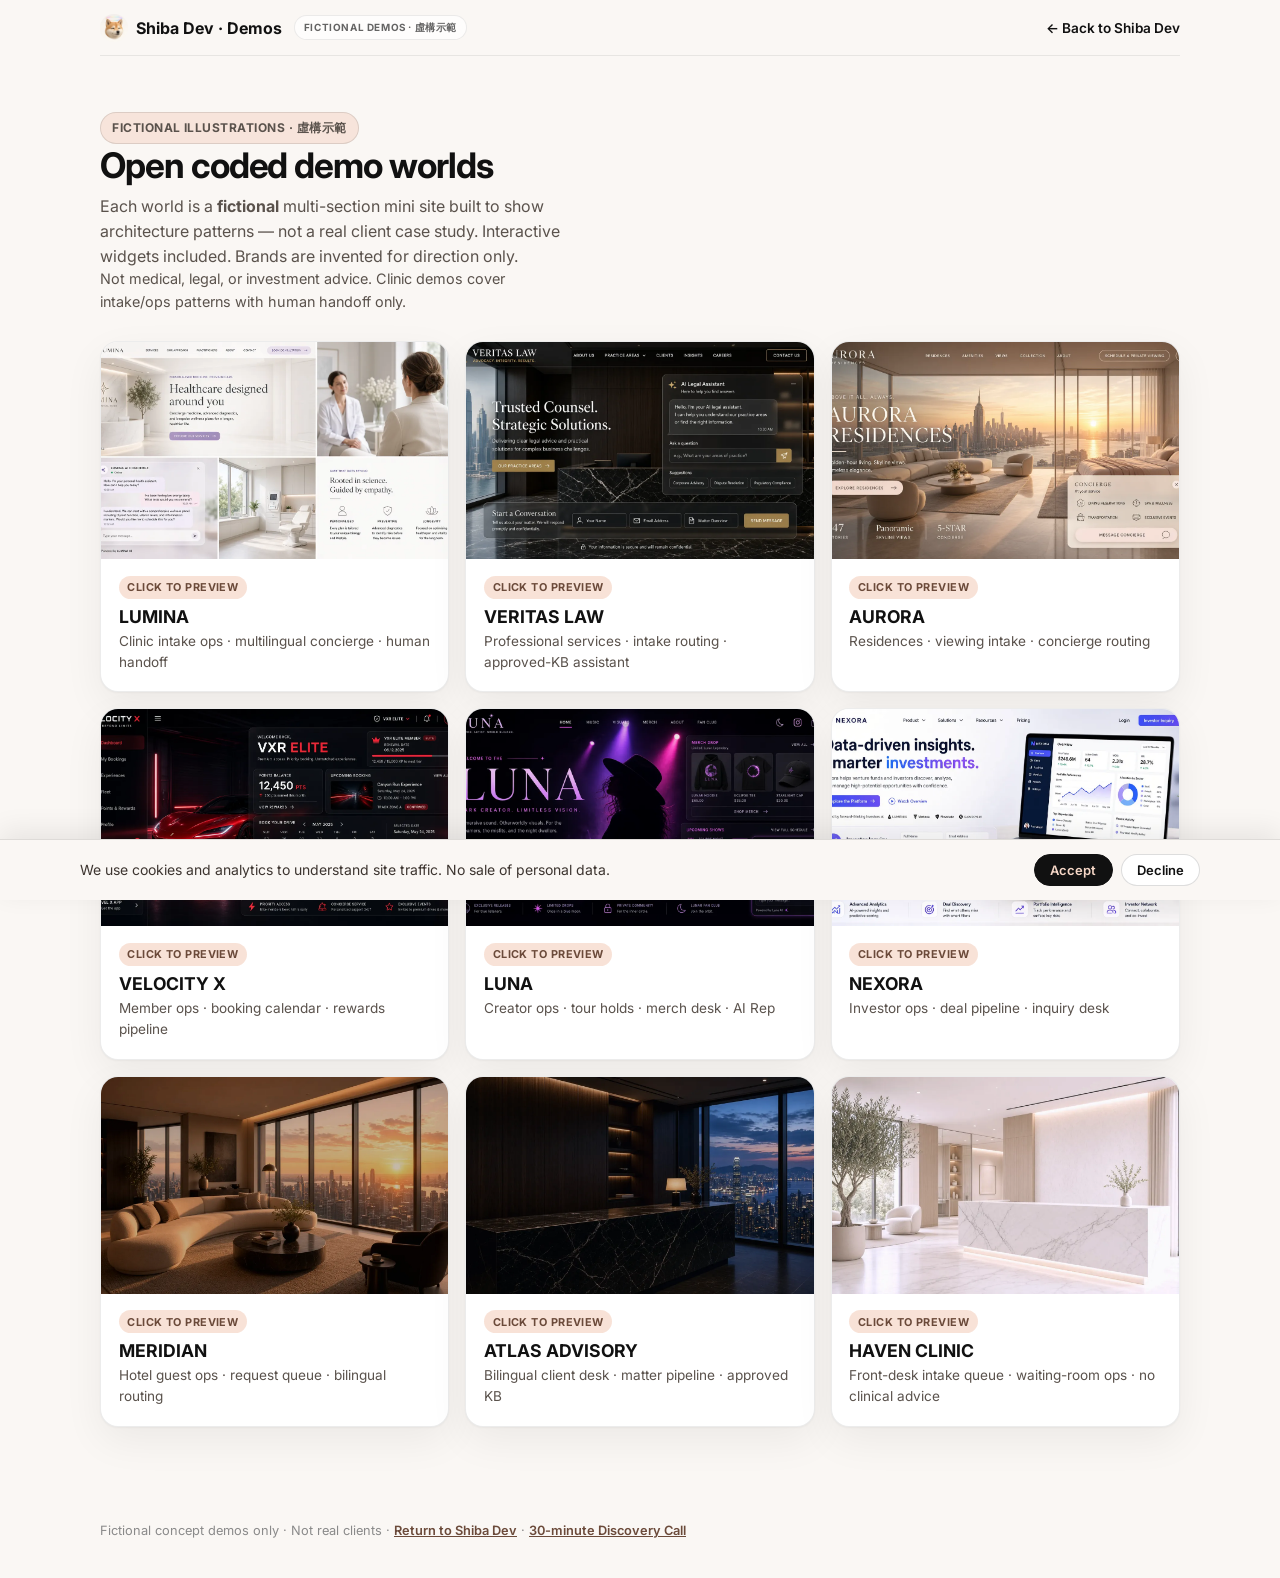
<file: demos/index.html>
<!DOCTYPE html>
<html lang="en">
<head>
  <meta charset="utf-8" />
  <meta name="viewport" content="width=device-width, initial-scale=1" />
  <title>Demo Worlds — Shiba Dev</title>
  <meta name="description" content="Fictional coded demo worlds by Shiba Dev — illustrations of architecture patterns, not real client case studies." />
  <meta name="robots" content="noindex,follow" />
  <meta name="theme-color" content="#F5D6C6" />
  <link rel="icon" href="/assets/shiba-favicon.webp" type="image/webp" />
  <link rel="alternate icon" href="/assets/shiba-favicon.png" type="image/png" />
  <link rel="preconnect" href="https://fonts.googleapis.com" />
  <link rel="preconnect" href="https://fonts.gstatic.com" crossorigin />
  <link href="https://fonts.googleapis.com/css2?family=Inter:wght@400;500;600;700&display=swap" rel="stylesheet" />
  <link rel="stylesheet" href="/demos/shared/demo.css?v=polish3" />
</head>
<body class="hub-page">
  <a class="skip-link" href="#main">Skip to content</a>
  <div class="wrap">
    <div class="hub-top">
      <a class="brand" href="/">
        <picture><source srcset="/assets/shiba-mark.webp" type="image/webp" /><img src="/assets/shiba-mark.png" alt="" width="28" height="28" /></picture>
        Shiba Dev · Demos
      </a>
      <span class="demo-concept-tag demo-concept-tag--light" style="position:static">Fictional demos · 虛構示範</span>
      <span class="spacer"></span>
      <a class="brand" href="/" style="font-weight:600;font-size:.85rem">← Back to Shiba Dev</a>
    </div>
    <main id="main">
      <section class="hub-hero">
        <p class="hub-kicker">Fictional illustrations · 虛構示範</p>
        <h1>Open coded demo worlds</h1>
        <p>Each world is a <strong>fictional</strong> multi-section mini site built to show architecture patterns — not a real client case study. Interactive widgets included. Brands are invented for direction only.</p>
        <p class="hub-disclaimer">Not medical, legal, or investment advice. Clinic demos cover intake/ops patterns with human handoff only.</p>
        <div class="hub-grid">
          <a class="hub-card" href="/demos/lumina/">
            <picture>
            <source srcset="/assets/demo-lumina.webp" type="image/webp" />
            <source srcset="/assets/demo-lumina.jpg" type="image/jpeg" />
            <img src="/assets/demo-lumina.jpg" alt="LUMINA preview" width="640" height="400" loading="lazy" decoding="async" />
          </picture>
            <div class="hub-card-body">
              <span class="badge">Click to preview</span>
              <h2>LUMINA</h2>
              <p>Clinic intake ops · multilingual concierge · human handoff</p>
            </div>
          </a>
          <a class="hub-card" href="/demos/veritas/">
            <picture>
            <source srcset="/assets/demo-veritas.webp" type="image/webp" />
            <source srcset="/assets/demo-veritas.jpg" type="image/jpeg" />
            <img src="/assets/demo-veritas.jpg" alt="VERITAS LAW preview" width="640" height="400" loading="lazy" decoding="async" />
          </picture>
            <div class="hub-card-body">
              <span class="badge">Click to preview</span>
              <h2>VERITAS LAW</h2>
              <p>Professional services · intake routing · approved-KB assistant</p>
            </div>
          </a>
          <a class="hub-card" href="/demos/aurora/">
            <picture>
            <source srcset="/assets/demo-aurora.webp" type="image/webp" />
            <source srcset="/assets/demo-aurora.jpg" type="image/jpeg" />
            <img src="/assets/demo-aurora.jpg" alt="AURORA preview" width="640" height="400" loading="lazy" decoding="async" />
          </picture>
            <div class="hub-card-body">
              <span class="badge">Click to preview</span>
              <h2>AURORA</h2>
              <p>Residences · viewing intake · concierge routing</p>
            </div>
          </a>
          <a class="hub-card" href="/demos/velocity/">
            <picture>
            <source srcset="/assets/demo-velocity.webp" type="image/webp" />
            <source srcset="/assets/demo-velocity.jpg" type="image/jpeg" />
            <img src="/assets/demo-velocity.jpg" alt="VELOCITY X preview" width="640" height="400" loading="lazy" decoding="async" />
          </picture>
            <div class="hub-card-body">
              <span class="badge">Click to preview</span>
              <h2>VELOCITY X</h2>
              <p>Member ops · booking calendar · rewards pipeline</p>
            </div>
          </a>
          <a class="hub-card" href="/demos/luna/">
            <picture>
            <source srcset="/assets/demo-luna.webp" type="image/webp" />
            <source srcset="/assets/demo-luna.jpg" type="image/jpeg" />
            <img src="/assets/demo-luna.jpg" alt="LUNA preview" width="640" height="400" loading="lazy" decoding="async" />
          </picture>
            <div class="hub-card-body">
              <span class="badge">Click to preview</span>
              <h2>LUNA</h2>
              <p>Creator ops · tour holds · merch desk · AI Rep</p>
            </div>
          </a>
          <a class="hub-card" href="/demos/nexora/">
            <picture>
            <source srcset="/assets/demo-nexora.webp" type="image/webp" />
            <source srcset="/assets/demo-nexora.jpg" type="image/jpeg" />
            <img src="/assets/demo-nexora.jpg" alt="NEXORA preview" width="640" height="400" loading="lazy" decoding="async" />
          </picture>
            <div class="hub-card-body">
              <span class="badge">Click to preview</span>
              <h2>NEXORA</h2>
              <p>Investor ops · deal pipeline · inquiry desk</p>
            </div>
          </a>

          <a class="hub-card" href="/demos/meridian/">
            <picture>
            <source srcset="/assets/demo-meridian.webp" type="image/webp" />
            <source srcset="/assets/demo-meridian.jpg" type="image/jpeg" />
            <img src="/assets/demo-meridian.jpg" alt="MERIDIAN preview" width="640" height="400" loading="lazy" decoding="async" />
          </picture>
            <div class="hub-card-body">
              <span class="badge">Click to preview</span>
              <h2>MERIDIAN</h2>
              <p>Hotel guest ops · request queue · bilingual routing</p>
            </div>
          </a>
          <a class="hub-card" href="/demos/atlas/">
            <picture>
            <source srcset="/assets/demo-atlas.webp" type="image/webp" />
            <source srcset="/assets/demo-atlas.jpg" type="image/jpeg" />
            <img src="/assets/demo-atlas.jpg" alt="ATLAS Advisory preview" width="640" height="400" loading="lazy" decoding="async" />
          </picture>
            <div class="hub-card-body">
              <span class="badge">Click to preview</span>
              <h2>ATLAS ADVISORY</h2>
              <p>Bilingual client desk · matter pipeline · approved KB</p>
            </div>
          </a>
          <a class="hub-card" href="/demos/haven/">
            <picture>
            <source srcset="/assets/demo-haven.webp" type="image/webp" />
            <source srcset="/assets/demo-haven.jpg" type="image/jpeg" />
            <img src="/assets/demo-haven.jpg" alt="HAVEN Clinic preview" width="640" height="400" loading="lazy" decoding="async" />
          </picture>
            <div class="hub-card-body">
              <span class="badge">Click to preview</span>
              <h2>HAVEN CLINIC</h2>
              <p>Front-desk intake queue · waiting-room ops · no clinical advice</p>
            </div>
          </a>
        </div>
      </section>
    </main>
    <footer class="hub-footer">
      Fictional concept demos only · Not real clients · <a href="/">Return to Shiba Dev</a> · <a href="mailto:hello@shiba-dev.com?subject=Discovery%20Call%20%E2%80%94%20Shiba%20Dev">30-minute Discovery Call</a>
    </footer>
  </div>
  <script src="/assets/analytics.js?v=polish3" defer data-measurement-id="G-YZ3KBSHPJV"></script>
</body>
</html>
</file>
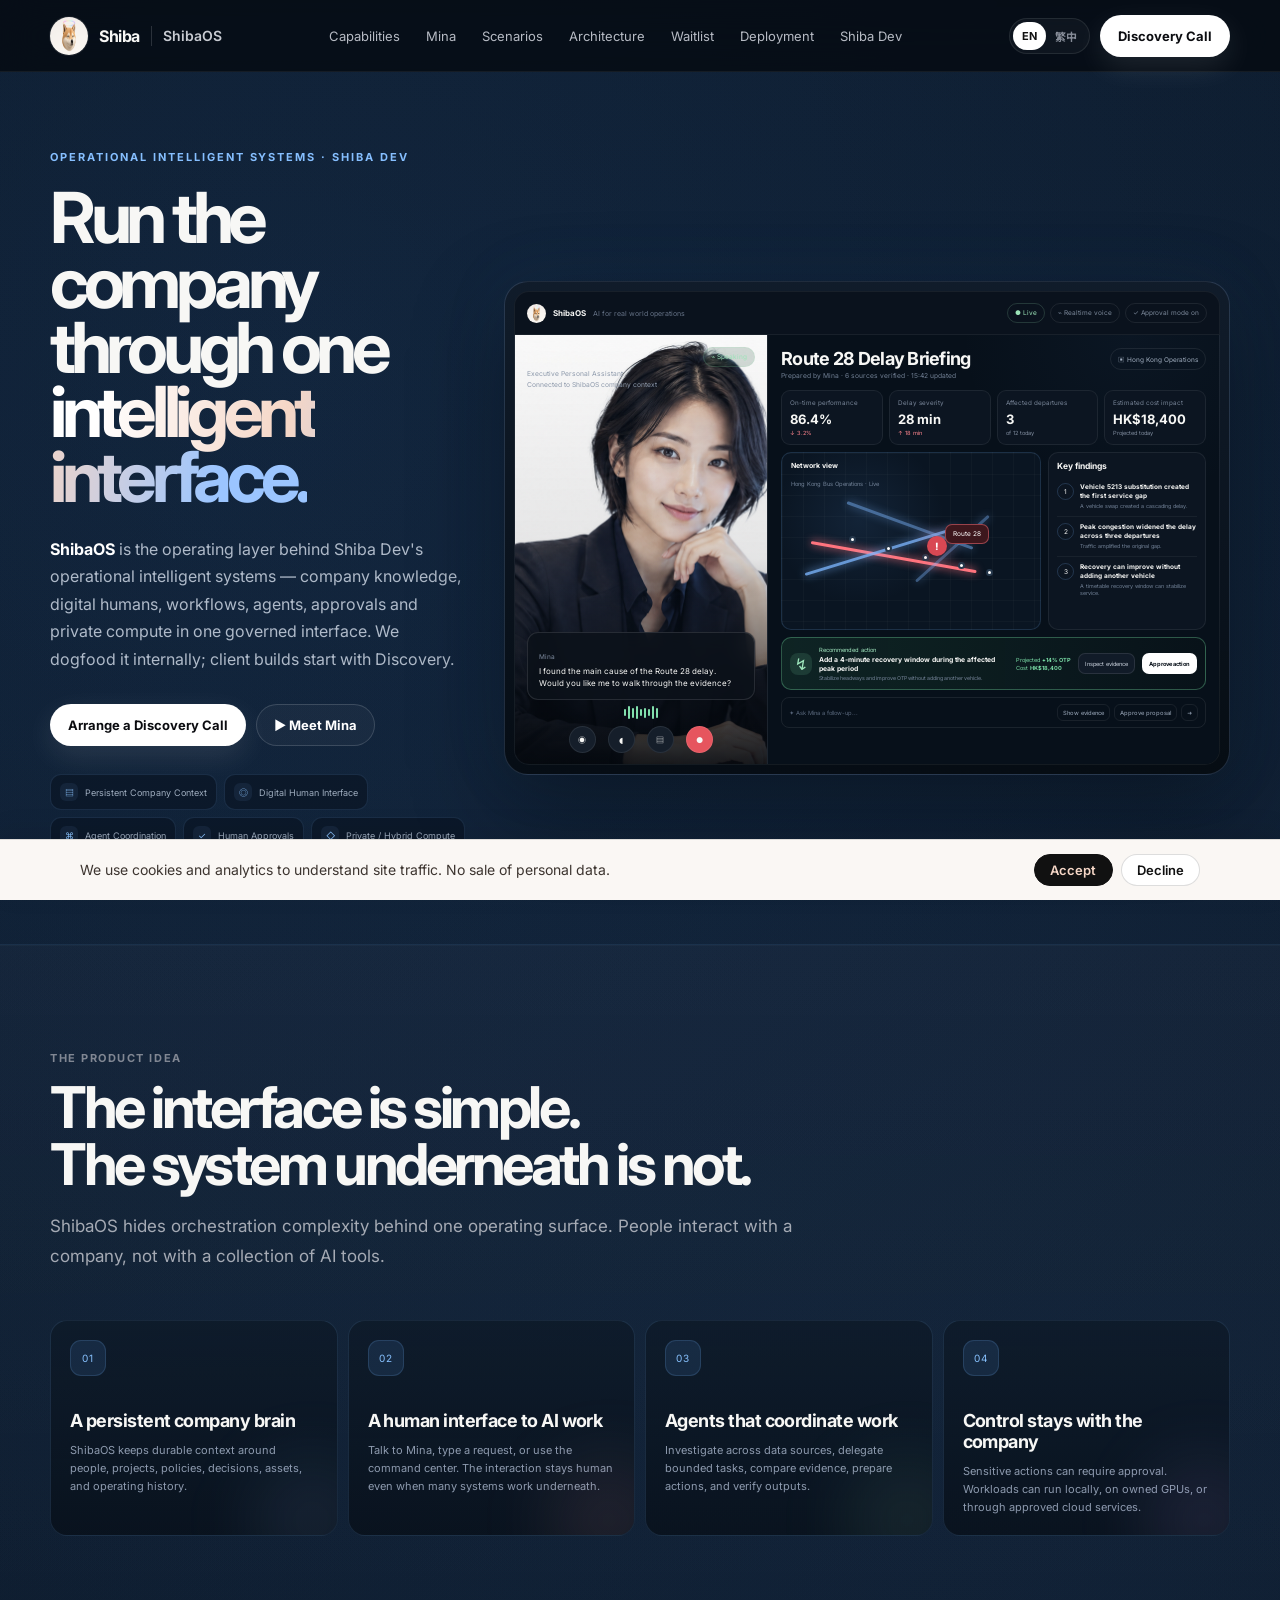
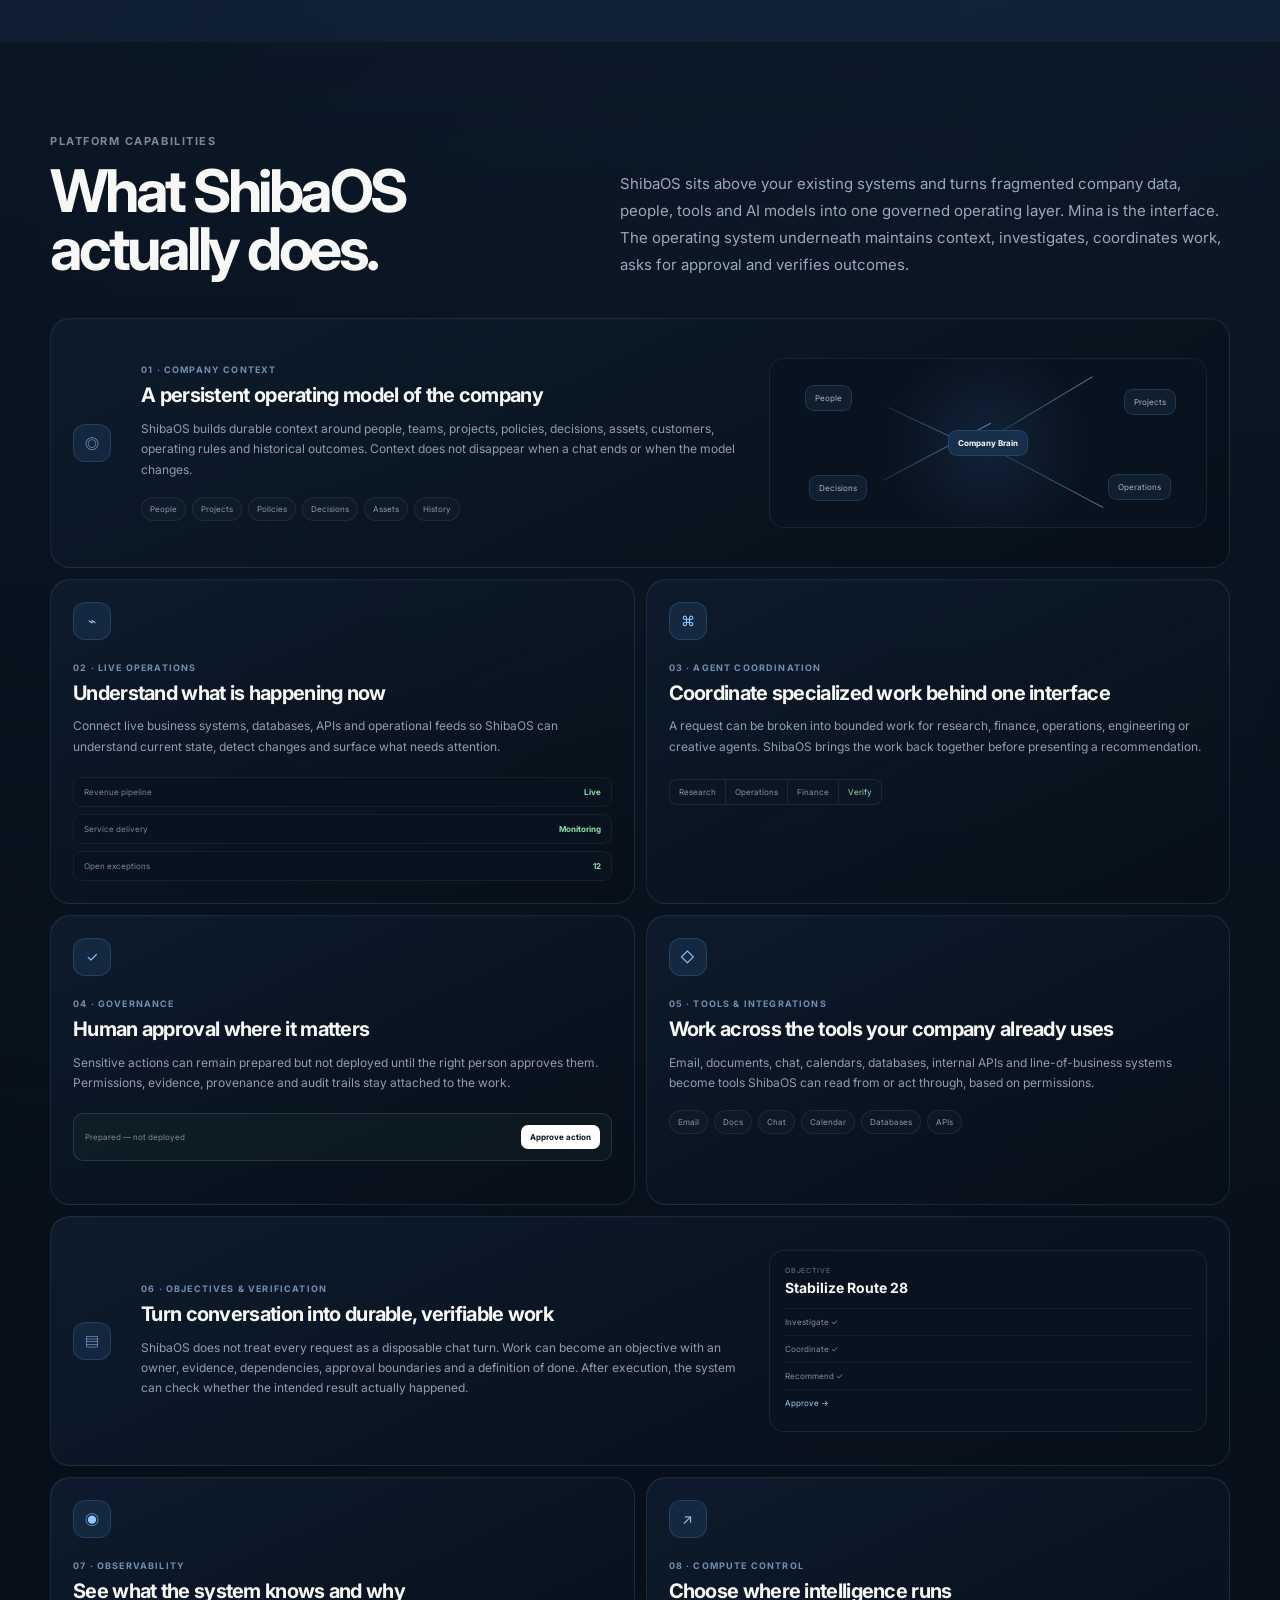
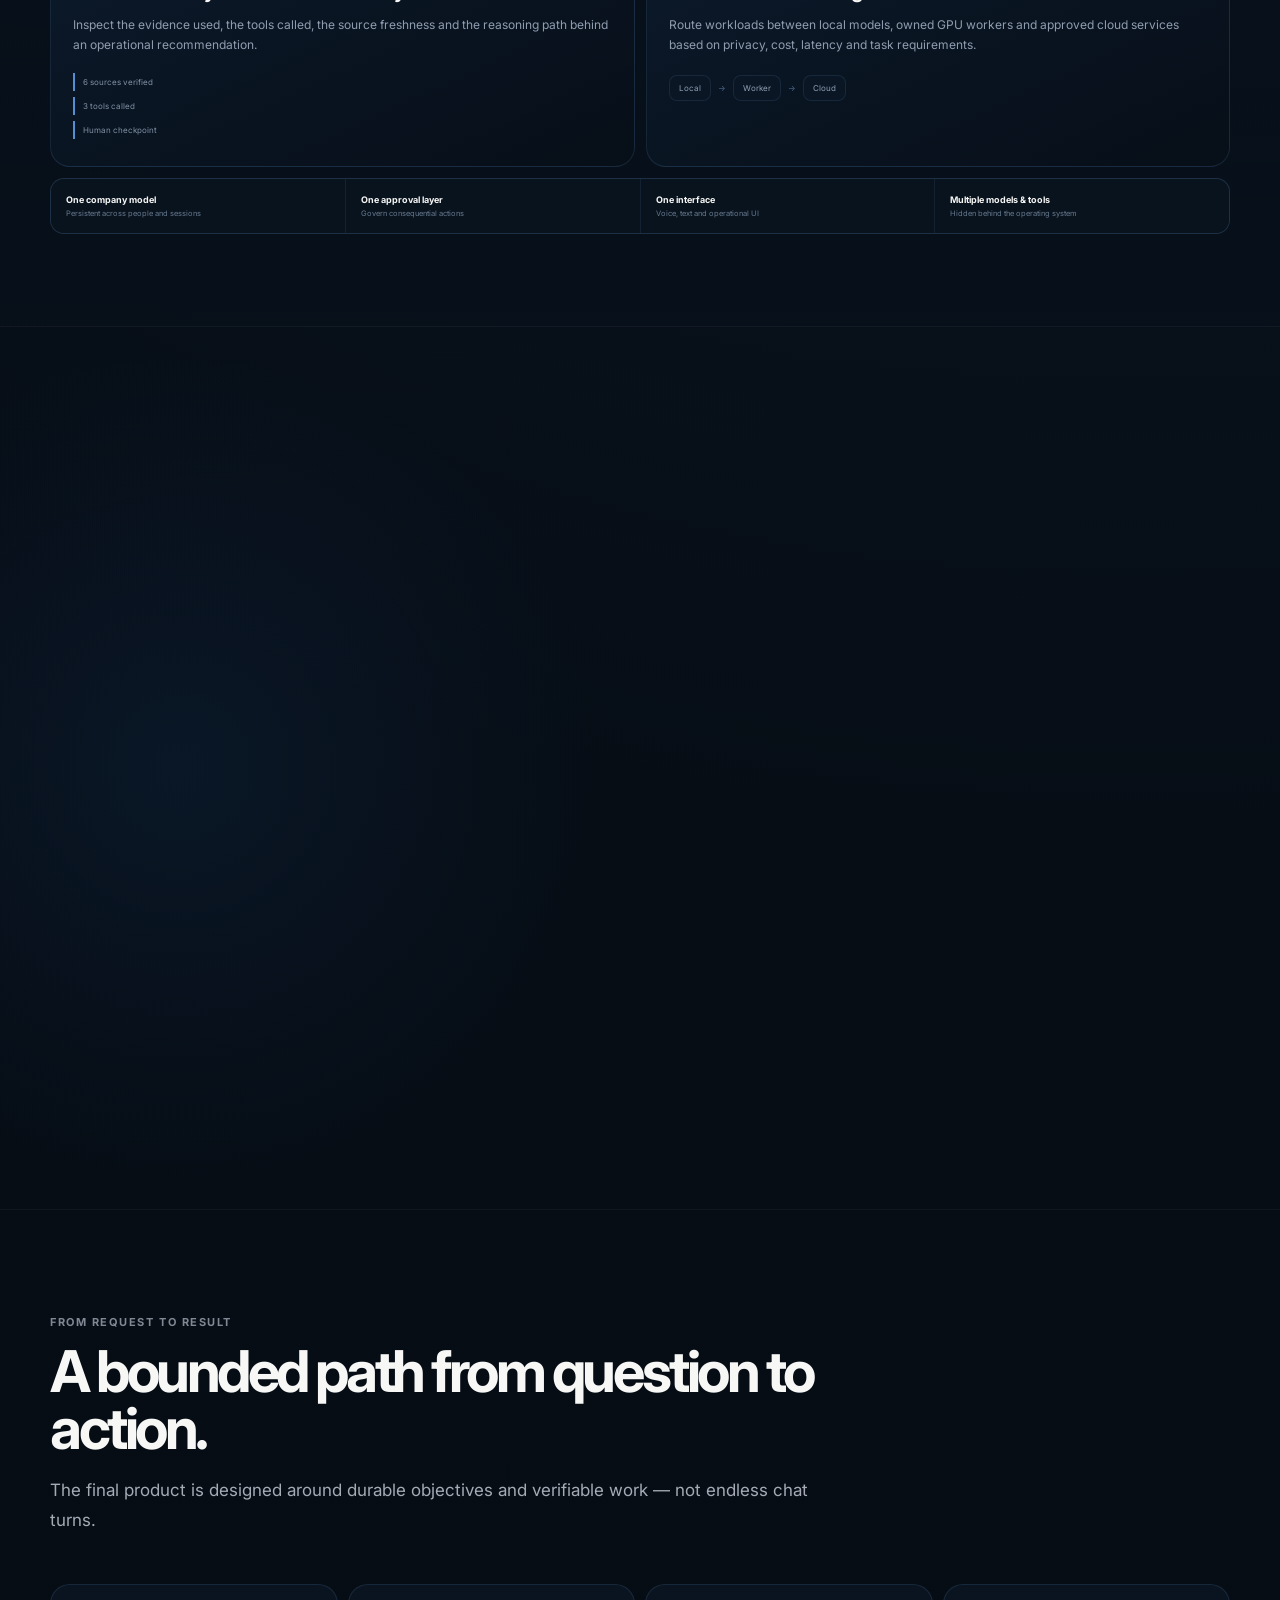
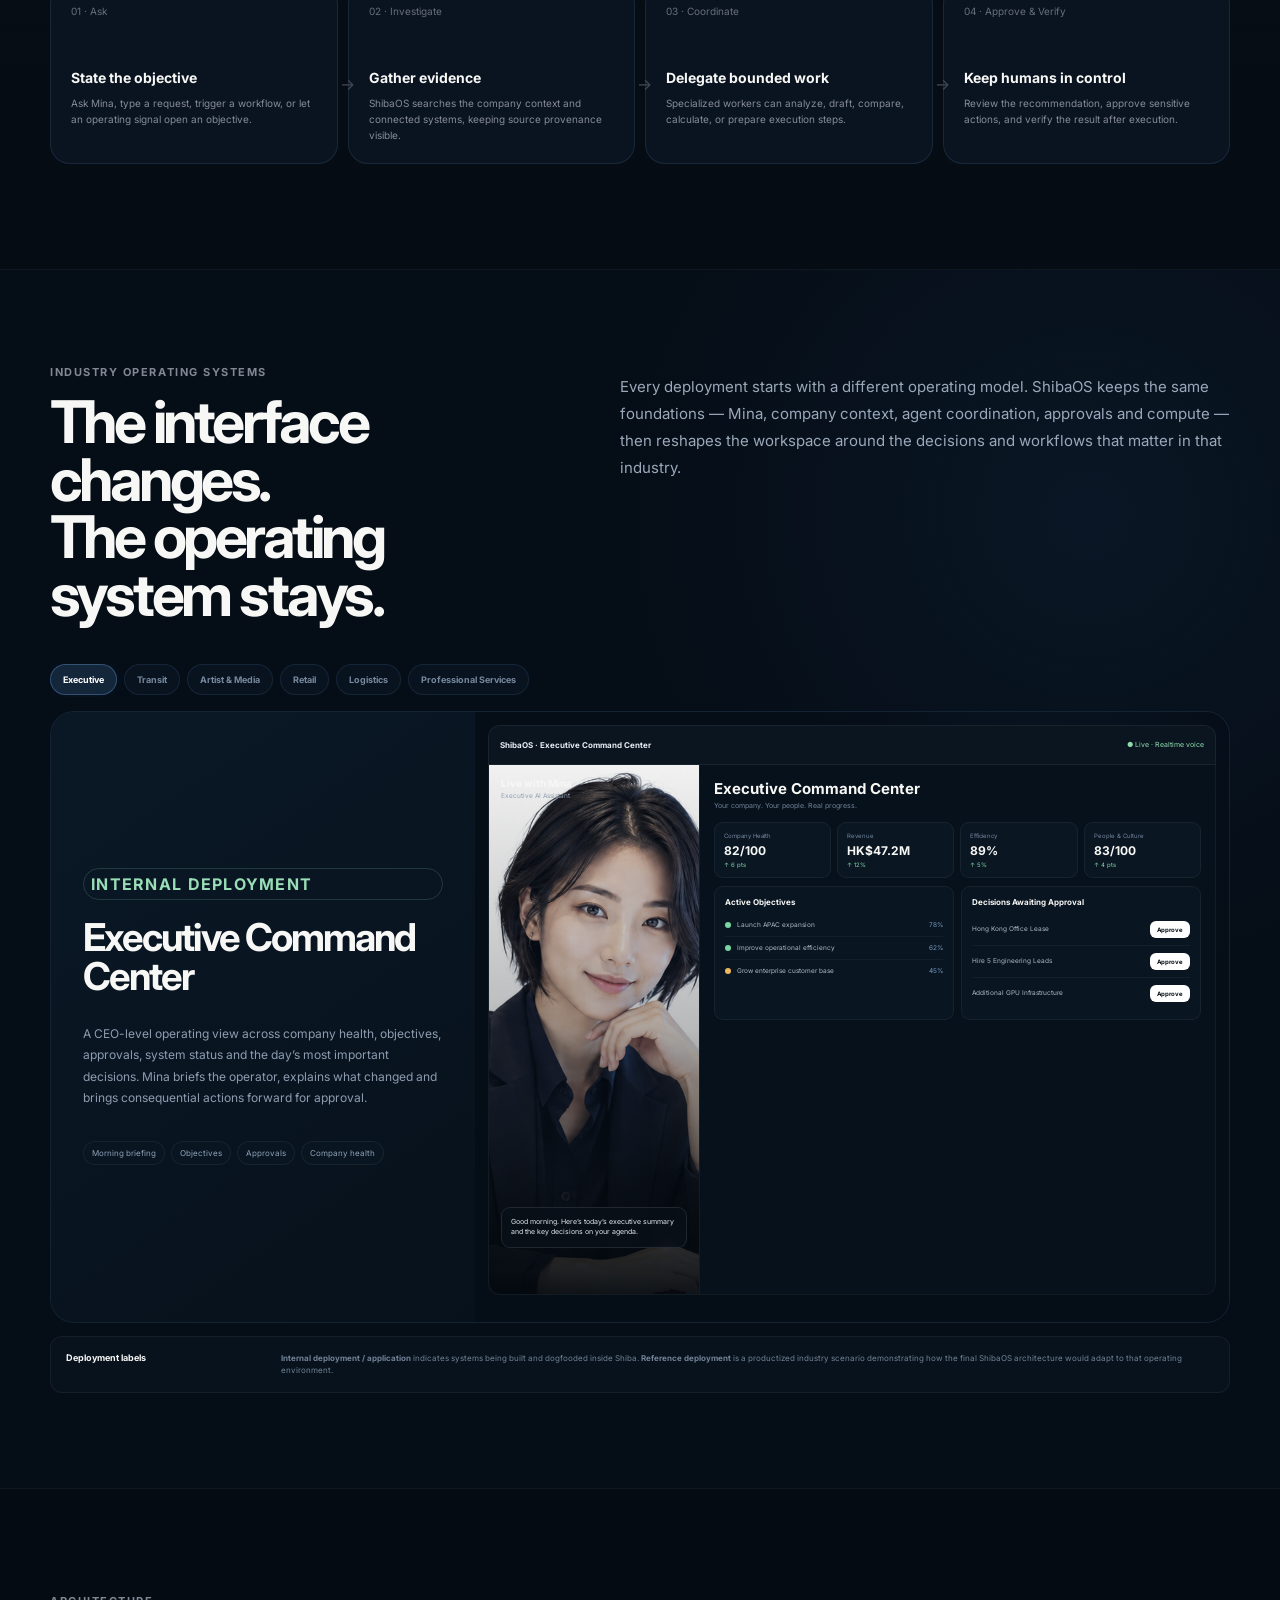
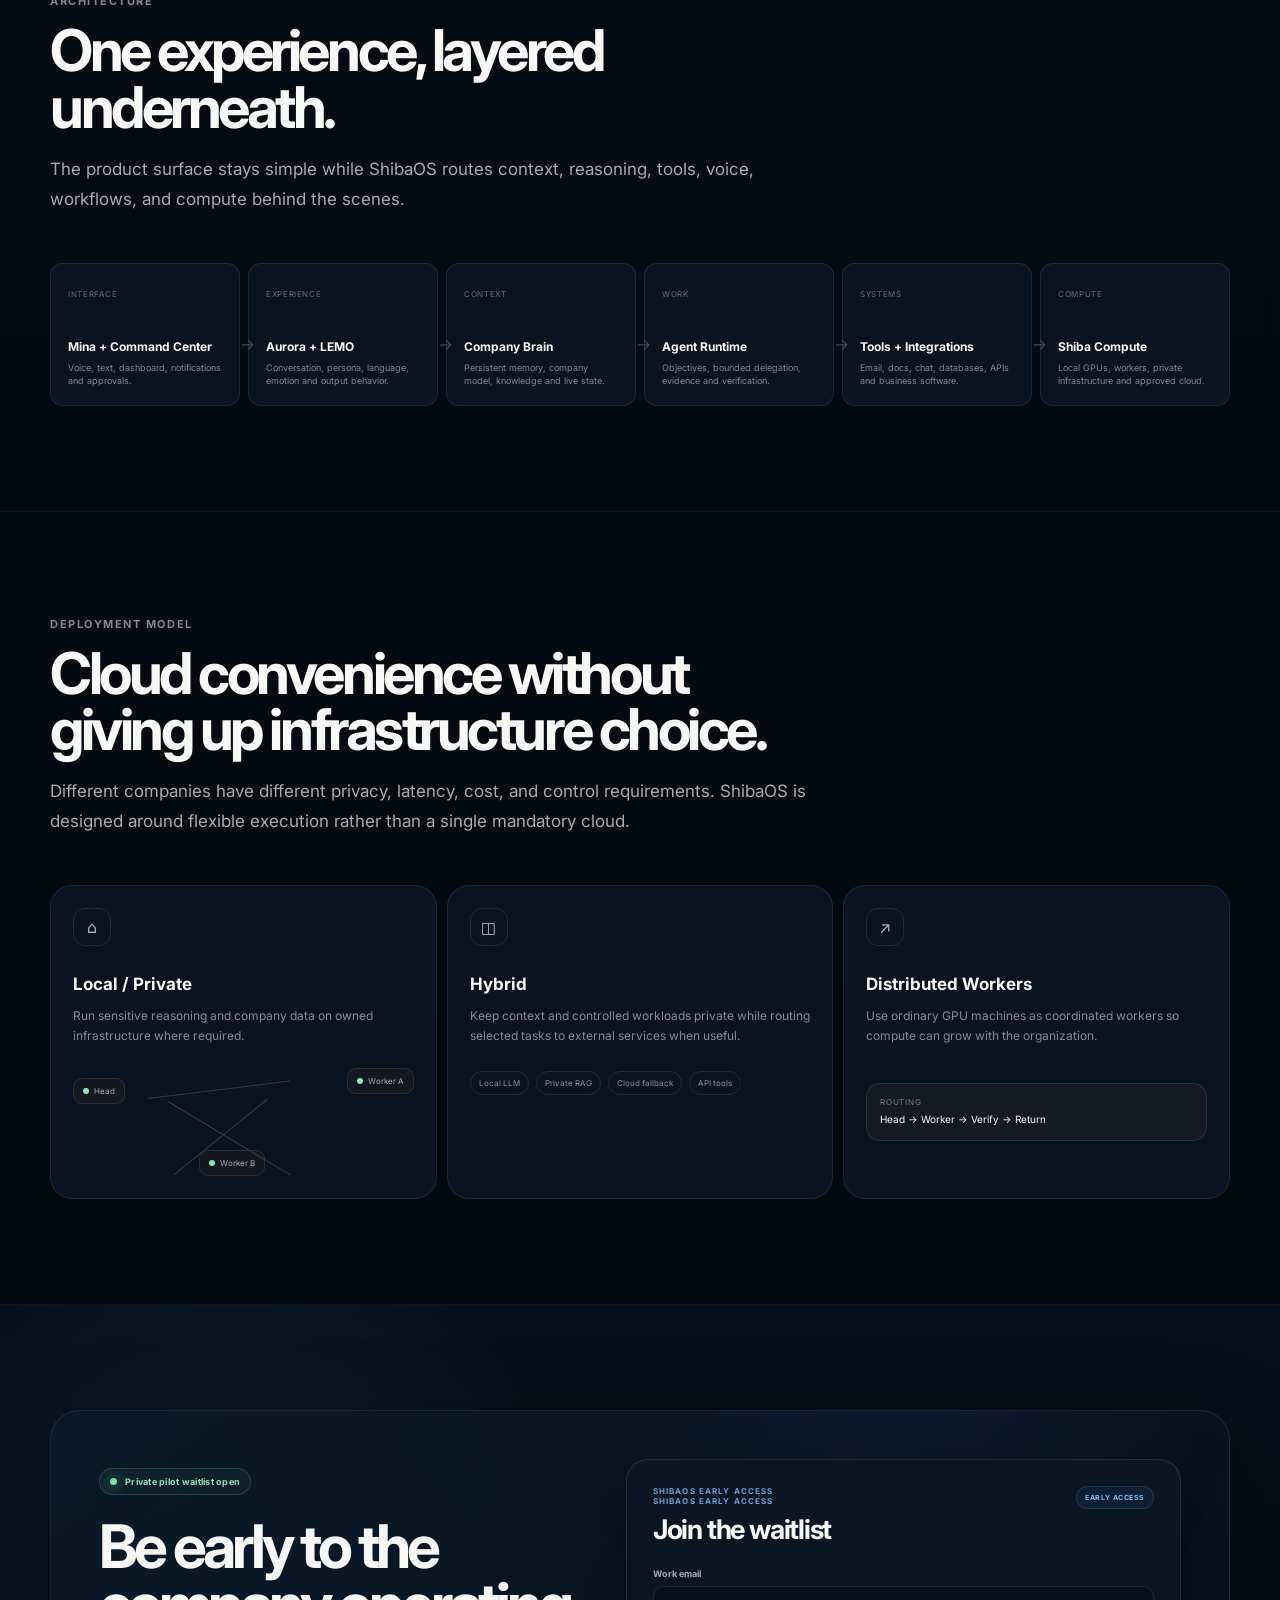
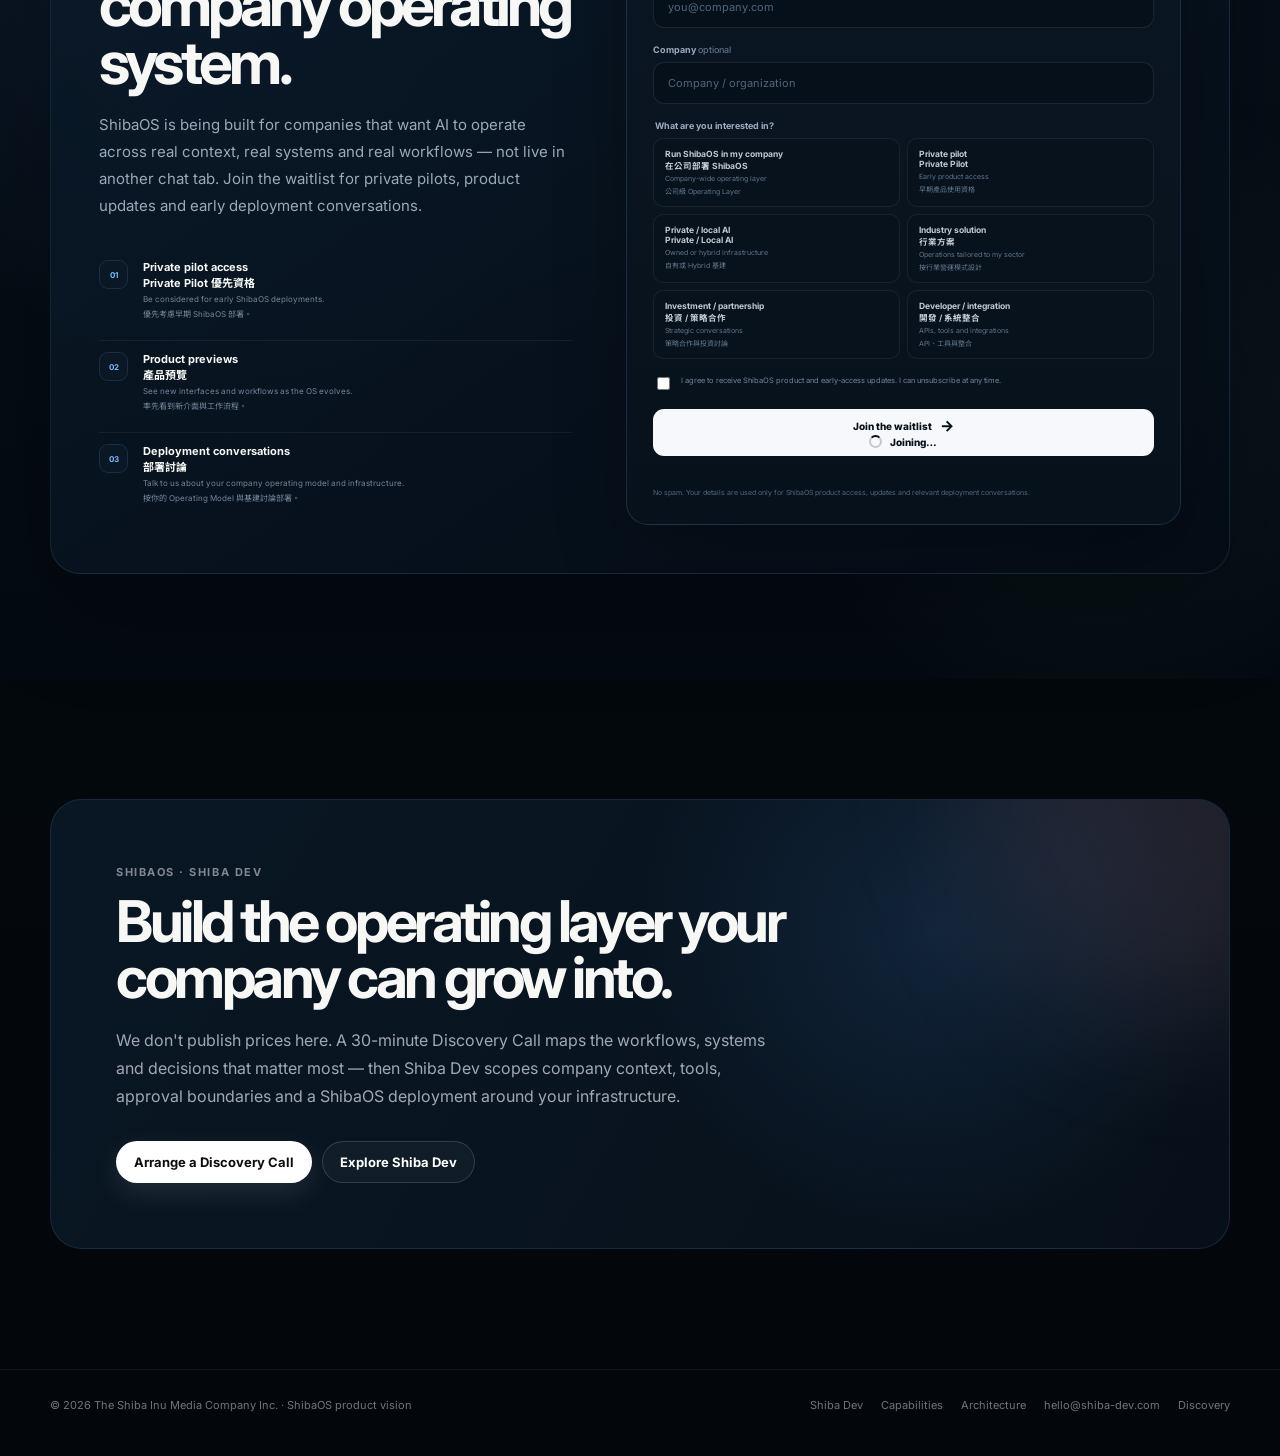
<file: shibaos/index.html>
<!doctype html>
<html lang="en">
<head>
  <meta charset="utf-8" />
  <meta name="viewport" content="width=device-width, initial-scale=1" />
  <title>ShibaOS — Operational Intelligent Systems | Shiba Dev</title>
  <meta name="description" content="ShibaOS is Shiba Dev's operating layer for operational intelligent systems — company context, digital humans, agents, workflows, approvals, and private compute. Discovery before pricing. hello@shiba-dev.com" />
  <link rel="canonical" href="https://shiba-dev.com/shibaos/" />
  <link rel="icon" href="../assets/shiba-favicon.png" type="image/png" />
  <meta name="theme-color" content="#0a0b0f" />
  <meta property="og:type" content="website" />
  <meta property="og:url" content="https://shiba-dev.com/shibaos/" />
  <meta property="og:title" content="ShibaOS — Operational Intelligent Systems | Shiba Dev" />
  <meta property="og:description" content="Operational intelligent systems under contract. Discovery before pricing · hello@shiba-dev.com" />
  <meta property="og:image" content="https://shiba-dev.com/assets/og-share.jpg" />
  <meta name="twitter:card" content="summary_large_image" />
  <meta name="twitter:title" content="ShibaOS — Operational Intelligent Systems | Shiba Dev" />
  <meta name="twitter:description" content="Operational intelligent systems under contract. Discovery before pricing · hello@shiba-dev.com" />
  <meta name="twitter:image" content="https://shiba-dev.com/assets/og-share.jpg" />
  <link rel="preconnect" href="https://fonts.googleapis.com" />
  <link rel="preconnect" href="https://fonts.gstatic.com" crossorigin />
  <link href="https://fonts.googleapis.com/css2?family=Inter:wght@400;500;600;700&family=Noto+Sans+TC:wght@400;500;600;700&display=swap" rel="stylesheet" />
  <style>
    :root{
      --bg:#08090d;
      --bg2:#0d0f15;
      --panel:#11131a;
      --panel2:#151821;
      --panel3:#191d27;
      --text:#f7f7f5;
      --soft:#c8cbd2;
      --muted:#858b97;
      --line:rgba(255,255,255,.09);
      --line2:rgba(255,255,255,.15);
      --cream:#f5d6c6;
      --pink:#f2a9b0;
      --blue:#9bc5ff;
      --green:#98e8bc;
      --amber:#ffd594;
      --violet:#c5a6ff;
      --danger:#ff9b9b;
      --max:1180px;
      --radius:24px;
      --radius2:16px;
      --shadow:0 28px 90px rgba(0,0,0,.38);
      --font:"Inter","Noto Sans TC",system-ui,-apple-system,sans-serif;
    }
    *{box-sizing:border-box}
    html{scroll-behavior:smooth;scroll-padding-top:88px}
    body{
      margin:0;
      background:
        radial-gradient(circle at 15% 8%,rgba(197,166,255,.10),transparent 25%),
        radial-gradient(circle at 85% 18%,rgba(155,197,255,.11),transparent 30%),
        radial-gradient(circle at 50% 55%,rgba(242,169,176,.055),transparent 30%),
        var(--bg);
      color:var(--text);
      font-family:var(--font);
      -webkit-font-smoothing:antialiased;
      overflow-x:hidden;
    }
    a{color:inherit}
    button{font:inherit}
    .lang-zh{display:none}
    html[lang="zh-Hant"] .lang-en{display:none!important}
    html[lang="zh-Hant"] .lang-zh{display:inline}
    html[lang="zh-Hant"] p.lang-zh,
    html[lang="zh-Hant"] div.lang-zh{display:block}
    .wrap{width:min(var(--max),calc(100% - 40px));margin:auto}
    .nav{
      position:sticky;top:0;z-index:100;
      height:72px;
      border-bottom:1px solid var(--line);
      background:rgba(8,9,13,.78);
      backdrop-filter:blur(20px) saturate(1.25);
    }
    .nav-inner{height:100%;display:flex;align-items:center;justify-content:space-between;gap:24px}
    .brand{display:flex;align-items:center;gap:11px;text-decoration:none;min-width:max-content}
    .brand img{width:38px;height:38px;border-radius:50%;box-shadow:0 0 0 1px rgba(255,255,255,.08)}
    .brand-name{font-weight:700;letter-spacing:-.03em}
    .brand-divider{width:1px;height:20px;background:var(--line2)}
    .brand-product{color:var(--soft);font-size:14px;font-weight:600}
    .nav-links{display:flex;align-items:center;gap:26px;font-size:13px;color:#b7bbc4}
    .nav-links a{text-decoration:none}
    .nav-links a:hover{color:#fff}
    .nav-actions{display:flex;align-items:center;gap:10px}
    .lang-toggle{display:flex;padding:3px;border:1px solid var(--line);border-radius:999px;background:rgba(255,255,255,.035)}
    .lang-toggle button{border:0;background:transparent;color:var(--muted);border-radius:999px;padding:6px 9px;font-size:11px;font-weight:700;cursor:pointer}
    .lang-toggle button.active{background:#fff;color:#111}
    .btn{
      display:inline-flex;align-items:center;justify-content:center;gap:9px;
      border-radius:999px;padding:12px 17px;
      text-decoration:none;font-weight:700;font-size:13px;
      border:1px solid transparent;transition:.25s ease;
    }
    .btn-primary{background:#fff;color:#0b0c10;box-shadow:0 10px 30px rgba(255,255,255,.1)}
    .btn-primary:hover{transform:translateY(-1px);box-shadow:0 14px 34px rgba(255,255,255,.16)}
    .btn-secondary{border-color:var(--line2);background:rgba(255,255,255,.035);color:#fff}
    .btn-secondary:hover{background:rgba(255,255,255,.07)}
    .hero{padding:112px 0 72px;position:relative}
    .hero-grid{display:grid;grid-template-columns:minmax(0,1.02fr) minmax(420px,.98fr);gap:58px;align-items:center}
    .eyebrow{display:flex;align-items:center;gap:10px;text-transform:uppercase;letter-spacing:.16em;color:#aeb3bd;font-size:11px;font-weight:700}
    .eyebrow .pulse{width:8px;height:8px;border-radius:50%;background:var(--green);box-shadow:0 0 18px rgba(152,232,188,.65)}
    h1{
      font-size:clamp(3.4rem,6vw,6.4rem);line-height:.92;letter-spacing:-.075em;
      margin:22px 0 26px;max-width:760px
    }
    .hero h1 .gradient{
      background:linear-gradient(100deg,#fff 10%,var(--cream) 46%,var(--blue) 82%);
      -webkit-background-clip:text;background-clip:text;color:transparent;
    }
    .hero-copy{font-size:18px;line-height:1.72;color:#b8bdc7;max-width:675px}
    .hero-copy strong{color:#fff}
    .hero-actions{display:flex;flex-wrap:wrap;gap:10px;margin-top:31px}
    .hero-proof{display:flex;flex-wrap:wrap;gap:9px;margin-top:35px}
    .proof-chip{
      border:1px solid var(--line);background:rgba(255,255,255,.025);
      border-radius:999px;padding:8px 11px;color:#9399a5;font-size:11px;font-weight:600
    }
    .vision-note{margin-top:14px;color:#6f7580;font-size:11px}
    .orbital{
      position:relative;min-height:610px;display:grid;place-items:center
    }
    .orbital::before{
      content:"";position:absolute;width:540px;height:540px;border-radius:50%;
      border:1px solid rgba(255,255,255,.06);box-shadow:inset 0 0 90px rgba(155,197,255,.025)
    }
    .orbital::after{
      content:"";position:absolute;width:430px;height:430px;border-radius:50%;
      border:1px dashed rgba(255,255,255,.08);animation:spin 40s linear infinite
    }
    @keyframes spin{to{transform:rotate(360deg)}}
    .hero-console{
      position:relative;z-index:2;width:min(100%,520px);
      background:linear-gradient(180deg,rgba(23,26,36,.96),rgba(12,14,20,.96));
      border:1px solid rgba(255,255,255,.12);border-radius:28px;padding:15px;box-shadow:var(--shadow);
      transform:rotate(-2deg);
    }
    .console-top{display:flex;align-items:center;justify-content:space-between;padding:4px 3px 13px}
    .dots{display:flex;gap:6px}.dots i{width:7px;height:7px;border-radius:50%;background:#353946}.dots i:nth-child(2){background:#555b68}.dots i:nth-child(3){background:#777e8a}
    .console-label{font-size:10px;color:#727884;text-transform:uppercase;letter-spacing:.13em}
    .console-body{
      overflow:hidden;border-radius:19px;border:1px solid var(--line);
      background:linear-gradient(145deg,#11141c,#0b0d12);min-height:446px
    }
    .mini-bar{height:52px;border-bottom:1px solid var(--line);display:flex;align-items:center;justify-content:space-between;padding:0 17px}
    .mini-logo{display:flex;align-items:center;gap:9px;font-size:12px;font-weight:700}.mini-logo b{display:grid;place-items:center;width:22px;height:22px;border-radius:8px;background:#f0d4c5;color:#3b2c27}
    .live{font-size:10px;color:#8ae7b2;display:flex;align-items:center;gap:6px}.live:before{content:"";width:6px;height:6px;border-radius:50%;background:#8ae7b2;box-shadow:0 0 10px #8ae7b2}
    .console-main{display:grid;grid-template-columns:72px 1fr;height:394px}
    .side{border-right:1px solid var(--line);padding:13px 10px;display:flex;flex-direction:column;align-items:center;gap:11px}
    .side-icon{width:38px;height:38px;border-radius:11px;display:grid;place-items:center;color:#707784;border:1px solid transparent;font-size:13px}
    .side-icon.active{background:rgba(255,255,255,.07);color:#fff;border-color:var(--line)}
    .stage{padding:18px}
    .stage-head{display:flex;justify-content:space-between;gap:14px;align-items:start}
    .stage h4{margin:0;font-size:14px}.stage small{display:block;color:#737985;font-size:9px;margin-top:4px}
    .stage-badge{font-size:8px;border-radius:999px;padding:5px 8px;border:1px solid rgba(155,197,255,.22);color:#9bc5ff;background:rgba(155,197,255,.07)}
    .ask{
      margin-top:20px;border:1px solid var(--line);background:rgba(255,255,255,.035);border-radius:14px;padding:13px 14px;
      font-size:11px;color:#e9eaed
    }
    .ask span{color:#8d939f}
    .investigating{margin-top:12px;border-radius:15px;padding:14px;background:linear-gradient(135deg,rgba(155,197,255,.09),rgba(197,166,255,.06));border:1px solid rgba(155,197,255,.13)}
    .investigating-title{display:flex;align-items:center;justify-content:space-between;font-size:10px;font-weight:700}
    .spinner{width:12px;height:12px;border-radius:50%;border:2px solid rgba(255,255,255,.12);border-top-color:#9bc5ff;animation:spin 1.2s linear infinite}
    .source-row{display:grid;grid-template-columns:repeat(2,1fr);gap:8px;margin-top:11px}
    .source{font-size:8px;color:#8a909c;border:1px solid var(--line);border-radius:10px;padding:9px;background:rgba(0,0,0,.1)}
    .source b{display:block;color:#d9dbe0;font-size:9px;margin-bottom:3px}
    .finding{margin-top:12px;padding:13px;border-radius:14px;background:#151923;border:1px solid var(--line)}
    .finding .k{color:#747b88;text-transform:uppercase;font-size:8px;letter-spacing:.09em}
    .finding .v{font-size:11px;margin-top:5px;color:#f6f6f3;line-height:1.5}
    .decision{display:flex;justify-content:space-between;gap:10px;align-items:center;margin-top:10px}
    .impact{font-size:8px;color:#8ae7b2}
    .approve{font-size:8px;border:1px solid rgba(152,232,188,.22);background:rgba(152,232,188,.09);color:#b8f1cf;border-radius:999px;padding:6px 9px}
    .orbit-tag{
      position:absolute;z-index:3;border:1px solid var(--line);background:rgba(16,18,25,.84);backdrop-filter:blur(16px);
      border-radius:14px;padding:10px 12px;color:#a2a8b3;font-size:10px;box-shadow:0 10px 30px rgba(0,0,0,.2)
    }
    .orbit-tag b{color:#fff;display:block;margin-bottom:2px;font-size:10px}
    .orbit-a{left:0;top:105px}.orbit-b{right:-18px;top:160px}.orbit-c{left:15px;bottom:110px}.orbit-d{right:6px;bottom:82px}
    .section{padding:105px 0;border-top:1px solid rgba(255,255,255,.045)}
    .section.soft{background:linear-gradient(180deg,rgba(255,255,255,.018),transparent)}
    .section-head{max-width:770px;margin-bottom:48px}
    .section-kicker{text-transform:uppercase;letter-spacing:.14em;color:#818793;font-size:11px;font-weight:700;margin-bottom:14px}
    h2{font-size:clamp(2.5rem,4.5vw,4.8rem);line-height:.98;letter-spacing:-.06em;margin:0 0 20px}
    .section-head p{font-size:17px;color:#a5aab4;line-height:1.75;margin:0}
    .feature-grid{display:grid;grid-template-columns:repeat(4,1fr);gap:14px}
    .feature{
      min-height:255px;border:1px solid var(--line);border-radius:22px;padding:22px;
      background:linear-gradient(180deg,rgba(255,255,255,.038),rgba(255,255,255,.015));position:relative;overflow:hidden
    }
    .feature:after{content:"";position:absolute;width:120px;height:120px;border-radius:50%;filter:blur(35px);right:-35px;bottom:-45px;background:rgba(155,197,255,.09)}
    .feature:nth-child(2):after{background:rgba(242,169,176,.1)}.feature:nth-child(3):after{background:rgba(152,232,188,.09)}.feature:nth-child(4):after{background:rgba(197,166,255,.1)}
    .feature-num{font-size:10px;color:#626875;letter-spacing:.1em}
    .feature h3{font-size:18px;letter-spacing:-.03em;margin:51px 0 12px}
    .feature p{font-size:13px;color:#959ba6;line-height:1.65;margin:0}
    .product-frame{
      border:1px solid rgba(255,255,255,.11);border-radius:28px;background:#0d0f15;box-shadow:var(--shadow);overflow:hidden
    }
    .product-chrome{height:58px;border-bottom:1px solid var(--line);display:flex;align-items:center;justify-content:space-between;padding:0 18px;background:#12151c}
    .product-chrome-left{display:flex;align-items:center;gap:10px;font-size:12px;font-weight:700}
    .product-chrome-left img{width:24px;height:24px;border-radius:50%}
    .concept-pill{font-size:9px;letter-spacing:.08em;text-transform:uppercase;color:#8b919c;border:1px solid var(--line);padding:5px 8px;border-radius:999px}
    .product-tabs{display:flex;gap:6px;overflow:auto;padding:11px;border-bottom:1px solid var(--line);background:#0b0d12}
    .product-tabs button{
      min-width:max-content;border:1px solid transparent;color:#777e8a;background:transparent;border-radius:10px;padding:8px 11px;font-size:10px;font-weight:700;cursor:pointer
    }
    .product-tabs button.active{color:#fff;background:#171a22;border-color:var(--line)}
    .scene{display:none}.scene.active{display:block}
    .scene-grid{display:grid;grid-template-columns:200px minmax(0,1fr) 250px;min-height:650px}
    .os-side{border-right:1px solid var(--line);padding:17px;background:#0f1117}
    .company-chip{display:flex;align-items:center;gap:10px;padding:10px;border-radius:12px;background:#171a22;border:1px solid var(--line);font-size:11px;font-weight:700}
    .company-chip .logo{width:28px;height:28px;border-radius:9px;background:linear-gradient(135deg,var(--cream),#d8b6a7);display:grid;place-items:center;color:#392c27;font-size:11px}
    .side-group{margin-top:24px}.side-title{font-size:8px;color:#5e6470;text-transform:uppercase;letter-spacing:.12em;margin:0 0 8px 8px}
    .side-row{display:flex;align-items:center;gap:9px;padding:9px;border-radius:9px;font-size:10px;color:#7f8692}.side-row.active{color:#fff;background:#171a22}.side-row i{width:8px;height:8px;border-radius:3px;border:1px solid #5d6470}
    .os-main{padding:22px;background:radial-gradient(circle at 80% 0%,rgba(155,197,255,.05),transparent 34%),#0c0e13}
    .os-head{display:flex;align-items:start;justify-content:space-between;gap:20px}
    .os-head h3{margin:0;font-size:19px;letter-spacing:-.03em}.os-head p{margin:5px 0 0;color:#6f7683;font-size:10px}
    .status-live{font-size:9px;color:#99e7bb;border:1px solid rgba(152,232,188,.18);background:rgba(152,232,188,.06);border-radius:999px;padding:6px 8px}
    .ops-summary{display:grid;grid-template-columns:repeat(4,1fr);gap:9px;margin-top:19px}
    .metric{border:1px solid var(--line);border-radius:13px;padding:12px;background:#12151c}
    .metric label{display:block;font-size:8px;color:#606773;text-transform:uppercase;letter-spacing:.08em}.metric strong{display:block;font-size:18px;margin-top:7px}.metric small{display:block;font-size:8px;color:#7f8692;margin-top:3px}
    .metric small.good{color:#8be6b2}.metric small.warn{color:#ffd594}
    .map-card{height:310px;margin-top:11px;border:1px solid var(--line);border-radius:16px;background:#10131a;position:relative;overflow:hidden}
    .map-grid{position:absolute;inset:0;background-image:linear-gradient(rgba(255,255,255,.025) 1px,transparent 1px),linear-gradient(90deg,rgba(255,255,255,.025) 1px,transparent 1px);background-size:28px 28px}
    .route{position:absolute;height:3px;border-radius:99px;transform-origin:left center;box-shadow:0 0 12px currentColor}
    .r1{width:54%;left:9%;top:66%;transform:rotate(-18deg);background:#9bc5ff;color:#9bc5ff}.r2{width:61%;left:18%;top:35%;transform:rotate(16deg);background:#c5a6ff;color:#c5a6ff}.r3{width:49%;left:37%;top:74%;transform:rotate(-42deg);background:#f2a9b0;color:#f2a9b0}.r4{width:31%;left:9%;top:24%;transform:rotate(42deg);background:#98e8bc;color:#98e8bc}
    .station{position:absolute;width:9px;height:9px;border-radius:50%;background:#fff;border:3px solid #151820;box-shadow:0 0 0 1px rgba(255,255,255,.2)}
    .s1{left:28%;top:54%}.s2{left:53%;top:48%}.s3{left:68%;top:39%}.s4{left:45%;top:75%}.s5{left:79%;top:56%}
    .map-label{position:absolute;left:16px;top:15px}.map-label b{font-size:10px}.map-label span{display:block;font-size:8px;color:#666d79;margin-top:3px}
    .alert-route{position:absolute;right:16px;top:16px;background:rgba(255,213,148,.08);border:1px solid rgba(255,213,148,.2);border-radius:11px;padding:9px 11px;color:#ffd594;font-size:9px}
    .timeline{margin-top:11px;border:1px solid var(--line);border-radius:15px;overflow:hidden}
    .timeline-row{display:grid;grid-template-columns:74px 1fr max-content;gap:12px;align-items:center;padding:10px 12px;border-bottom:1px solid var(--line);font-size:9px}.timeline-row:last-child{border:0}.timeline-row span{color:#666d79}.timeline-row b{font-weight:600}.timeline-row em{font-style:normal;color:#8be6b2}
    .os-right{border-left:1px solid var(--line);padding:17px;background:#101218}
    .right-title{font-size:9px;text-transform:uppercase;letter-spacing:.1em;color:#656c78;margin-bottom:10px}
    .incident{border:1px solid var(--line);border-radius:13px;padding:12px;background:#14171f;margin-bottom:9px}
    .incident-head{display:flex;justify-content:space-between;gap:8px;font-size:9px}.incident-head b{font-size:10px}.incident-head span{color:#ffd594}
    .incident p{font-size:9px;color:#777e89;line-height:1.5;margin:7px 0 0}
    .approval{border:1px solid rgba(155,197,255,.14);border-radius:13px;padding:12px;background:rgba(155,197,255,.05);margin-top:16px}
    .approval .tag{font-size:8px;color:#9bc5ff;text-transform:uppercase;letter-spacing:.09em}.approval h4{font-size:11px;margin:8px 0}.approval p{font-size:9px;color:#858b97;line-height:1.5}
    .approval-actions{display:flex;gap:6px;margin-top:10px}.approval-actions button{border-radius:8px;padding:7px 8px;font-size:8px;border:1px solid var(--line);background:#171a22;color:#a2a8b3}.approval-actions .primary{background:#fff;color:#111}
    .split{display:grid;grid-template-columns:.82fr 1.18fr;gap:45px;align-items:center}
    .mina-layout{grid-template-columns:.72fr 1.28fr;gap:56px;align-items:center}
    .mina-copy{max-width:500px}
    html[lang="zh-Hant"] .mina-copy h2{font-size:clamp(3rem,4.1vw,4.35rem);line-height:1.06;letter-spacing:-.065em}
    .copy h2{font-size:clamp(2.6rem,4.4vw,4.6rem)}.copy p{color:#9da3ae;line-height:1.8;font-size:16px}.copy ul{list-style:none;padding:0;margin:25px 0 0;display:grid;gap:12px}.copy li{display:flex;gap:11px;color:#c4c8cf;font-size:13px}.copy li:before{content:"";width:7px;height:7px;border-radius:50%;background:var(--cream);margin-top:6px;box-shadow:0 0 15px rgba(245,214,198,.35)}
    .mina-panel{border:1px solid var(--line2);border-radius:28px;overflow:hidden;background:#0d1016;box-shadow:var(--shadow)}
    .mina-stage{min-height:560px;display:grid;grid-template-columns:.9fr 1.1fr}
    .mina-portrait{
      position:relative;overflow:hidden;background:
        linear-gradient(180deg,rgba(255,255,255,.02),rgba(0,0,0,.3)),
        url("../assets/hero-mina.png") 84% center/cover no-repeat;
      border-right:1px solid var(--line)
    }
    .mina-portrait:after{content:"";position:absolute;inset:0;background:linear-gradient(180deg,transparent 48%,rgba(5,6,9,.9))}
    .mina-id{position:absolute;z-index:2;left:20px;bottom:20px}.mina-id span{display:block;color:#8e95a1;font-size:9px;text-transform:uppercase;letter-spacing:.1em}.mina-id strong{display:block;font-size:20px;margin-top:5px;letter-spacing:-.025em}.mina-id small{display:block;margin-top:2px;font-size:9px;color:#757c88}
    .voice-side{padding:24px}
    .voice-head{display:flex;justify-content:space-between;align-items:center}.voice-head b{font-size:12px;letter-spacing:-.015em}.voice-head span{font-size:9px;color:#8be6b2}
    .wave{display:flex;height:75px;align-items:center;justify-content:center;gap:3px;margin:28px 0}
    .wave i{width:3px;border-radius:9px;background:linear-gradient(#9bc5ff,#c5a6ff);animation:wave 1.5s ease-in-out infinite}
    .wave i:nth-child(1){height:18px}.wave i:nth-child(2){height:31px;animation-delay:.1s}.wave i:nth-child(3){height:52px;animation-delay:.2s}.wave i:nth-child(4){height:33px;animation-delay:.3s}.wave i:nth-child(5){height:65px;animation-delay:.4s}.wave i:nth-child(6){height:44px;animation-delay:.5s}.wave i:nth-child(7){height:24px;animation-delay:.6s}.wave i:nth-child(8){height:48px;animation-delay:.7s}.wave i:nth-child(9){height:30px;animation-delay:.8s}.wave i:nth-child(10){height:56px;animation-delay:.9s}.wave i:nth-child(11){height:23px;animation-delay:1s}
    @keyframes wave{50%{transform:scaleY(.5);opacity:.55}}
    .transcript{display:grid;gap:10px}
    .bubble{padding:11px 12px;border-radius:12px;font-size:10px;line-height:1.55;max-width:88%}.bubble.user{justify-self:end;background:#fff;color:#121317}.bubble.mina{background:#171a22;border:1px solid var(--line);color:#d8dae0}
    .context{margin-top:18px;border-top:1px solid var(--line);padding-top:16px}.context label{font-size:8px;color:#5f6672;text-transform:uppercase;letter-spacing:.1em}.context-row{display:flex;flex-wrap:wrap;gap:6px;margin-top:9px}.context-chip{font-size:8px;border:1px solid var(--line);padding:6px 8px;border-radius:999px;color:#8a909b}
    .flow{display:grid;grid-template-columns:repeat(4,1fr);gap:12px}
    .flow-card{border:1px solid var(--line);border-radius:20px;padding:20px;min-height:210px;background:#0f1117;position:relative}
    .flow-card:not(:last-child):after{content:"→";position:absolute;right:-18px;top:50%;color:#444a55;z-index:3}
    .flow-card .n{font-size:10px;color:#676e7b}.flow-card h3{margin:52px 0 9px;font-size:17px}.flow-card p{font-size:12px;color:#858b97;line-height:1.6;margin:0}
    .memory-shell{border:1px solid var(--line);border-radius:26px;overflow:hidden;background:#0c0e13}
    .memory-top{padding:18px 20px;border-bottom:1px solid var(--line);display:flex;justify-content:space-between;gap:20px}.memory-top h3{font-size:14px;margin:0}.memory-top p{font-size:9px;color:#6d7480;margin:4px 0 0}
    .memory-grid{display:grid;grid-template-columns:1fr 1fr 1fr;gap:1px;background:var(--line)}
    .memory-col{background:#0e1016;padding:18px;min-height:340px}
    .memory-col h4{font-size:9px;color:#6b7280;text-transform:uppercase;letter-spacing:.1em;margin:0 0 12px}
    .memory-card{border:1px solid var(--line);background:#14171e;border-radius:13px;padding:11px;margin-bottom:9px}.memory-card b{font-size:10px;display:block}.memory-card p{font-size:9px;color:#767d89;line-height:1.5;margin:5px 0}.memory-card span{font-size:8px;color:#5f6672}
    .arch{display:grid;grid-template-columns:repeat(6,1fr);gap:10px;align-items:stretch}
    .arch-box{border:1px solid var(--line);border-radius:17px;padding:17px;min-height:160px;background:#0f1117;position:relative}
    .arch-box:not(:last-child):after{content:"→";position:absolute;right:-16px;top:50%;z-index:2;color:#444a55}
    .arch-box small{color:#646b78;font-size:8px;text-transform:uppercase;letter-spacing:.08em}.arch-box b{font-size:12px;display:block;margin:38px 0 7px}.arch-box p{font-size:9px;line-height:1.5;color:#808793;margin:0}
    .deploy-grid{display:grid;grid-template-columns:1fr 1fr 1fr;gap:14px}
    .deploy{border:1px solid var(--line);border-radius:22px;padding:22px;background:linear-gradient(180deg,#11141a,#0c0e13)}
    .deploy-icon{width:38px;height:38px;border:1px solid var(--line);border-radius:12px;display:grid;place-items:center;color:#b1b6bf}
    .deploy h3{font-size:17px;margin:38px 0 10px}.deploy p{font-size:12px;color:#858b97;line-height:1.65}
    .node-map{height:110px;margin-top:20px;position:relative}.node{position:absolute;padding:7px 9px;border-radius:9px;border:1px solid var(--line);background:#151820;font-size:8px;color:#a7acb5}.node:before{content:"";width:6px;height:6px;border-radius:50%;display:inline-block;margin-right:5px;background:#8ae7b2}.n1{left:0;top:12px}.n2{right:0;top:2px}.n3{left:37%;bottom:0}.connector{position:absolute;height:1px;background:#353a44;transform-origin:left center}.c1{width:42%;left:22%;top:32px;transform:rotate(-7deg)}.c2{width:42%;left:28%;top:35px;transform:rotate(31deg)}.c3{width:35%;left:57%;top:33px;transform:rotate(141deg)}
    .use-grid{display:grid;grid-template-columns:repeat(5,1fr);gap:10px}
    .use{border:1px solid var(--line);border-radius:18px;padding:18px;background:#0e1016;min-height:160px}.use .u{font-size:23px}.use b{font-size:12px;display:block;margin:28px 0 8px}.use p{font-size:9px;color:#737a86;line-height:1.55;margin:0}
    .cta{padding:120px 0}.cta-box{border:1px solid var(--line2);border-radius:32px;padding:65px;position:relative;overflow:hidden;background:linear-gradient(135deg,rgba(245,214,198,.09),rgba(155,197,255,.05) 48%,rgba(197,166,255,.06)),#101218}
    .cta-box:after{content:"";position:absolute;width:430px;height:430px;border-radius:50%;filter:blur(70px);background:rgba(242,169,176,.1);right:-180px;top:-210px}.cta-box h2{max-width:780px;position:relative;z-index:2}.cta-box p{max-width:650px;color:#a2a8b2;line-height:1.75;position:relative;z-index:2}.cta-box .hero-actions{position:relative;z-index:2}
    footer{padding:28px 0 44px;border-top:1px solid var(--line);color:#6f7580;font-size:11px}.footer-inner{display:flex;justify-content:space-between;gap:20px;align-items:center}.footer-links{display:flex;gap:18px}.footer-links a{text-decoration:none}
    .reveal{opacity:0;transform:translateY(22px);transition:opacity .7s ease,transform .7s ease}.reveal.in{opacity:1;transform:none}
    @media (max-width:1040px){
      .nav-links{display:none}
      .hero-grid{grid-template-columns:1fr}
      .orbital{min-height:570px;margin-top:5px}.orbit-a{left:3%}.orbit-b{right:3%}
      .feature-grid{grid-template-columns:1fr 1fr}
      .scene-grid{grid-template-columns:160px 1fr}.os-right{display:none}
      .split{grid-template-columns:1fr}.copy{max-width:720px}.mina-layout{grid-template-columns:1fr;gap:34px}.mina-copy{max-width:720px}
      .arch{grid-template-columns:repeat(3,1fr)}.arch-box:nth-child(3):after{display:none}
      .use-grid{grid-template-columns:repeat(3,1fr)}
    }
    @media (max-width:760px){
      .wrap{width:min(var(--max),calc(100% - 26px))}
      .nav{height:64px}.brand-product,.brand-divider{display:none}.nav-actions .btn{display:none}
      .hero{padding:78px 0 55px}h1{font-size:clamp(3.1rem,16vw,5rem)}
      .hero-copy{font-size:16px}.orbital{min-height:480px}
      .orbital::before{width:420px;height:420px}.orbital::after{width:330px;height:330px}
      .hero-console{width:94%;transform:none}.orbit-tag{display:none}
      .console-main{grid-template-columns:58px 1fr}.stage{padding:13px}.source-row{grid-template-columns:1fr}.console-body{min-height:420px}.console-main{height:368px}
      .feature-grid{grid-template-columns:1fr}
      .section{padding:78px 0}.section-head{margin-bottom:34px}
      .scene-grid{grid-template-columns:1fr}.os-side{display:none}.ops-summary{grid-template-columns:1fr 1fr}.map-card{height:250px}
      .mina-stage{grid-template-columns:1fr}.mina-portrait{height:350px;border-right:0;border-bottom:1px solid var(--line);background-position:82% center}
      .flow{grid-template-columns:1fr 1fr}.flow-card:nth-child(2):after{display:none}
      .memory-grid{grid-template-columns:1fr}.memory-col{min-height:auto}
      .arch{grid-template-columns:1fr 1fr}.arch-box:nth-child(2n):after{display:none}.arch-box:nth-child(3):after{display:block}
      .deploy-grid{grid-template-columns:1fr}.use-grid{grid-template-columns:1fr 1fr}
      .cta-box{padding:36px 25px}.footer-inner{align-items:flex-start;flex-direction:column}
    }
    @media (max-width:480px){
      .flow{grid-template-columns:1fr}.flow-card:after{display:none!important}.use-grid{grid-template-columns:1fr}
      .arch{grid-template-columns:1fr}.arch-box:after{display:none!important}.ops-summary{grid-template-columns:1fr 1fr}.hero-proof{gap:6px}
    }
    @media (prefers-reduced-motion:reduce){
      html{scroll-behavior:auto}.orbital::after,.spinner,.wave i{animation:none}.reveal{opacity:1;transform:none;transition:none}
    }
  
    /* ===== ShibaOS final-product vision refresh ===== */
    body{
      background:
        radial-gradient(circle at 22% 4%,rgba(58,119,197,.18),transparent 28%),
        radial-gradient(circle at 88% 18%,rgba(64,107,171,.13),transparent 30%),
        linear-gradient(180deg,#07101a 0%,#050b12 72%,#03070b 100%);
    }
    .nav{background:rgba(5,10,16,.82);border-color:rgba(255,255,255,.06)}
    .vision-hero{padding:78px 0 38px;border-bottom:1px solid rgba(125,183,255,.09)}
    .vision-hero-grid{grid-template-columns:minmax(0,.73fr) minmax(620px,1.27fr);gap:36px}
    .vision-eyebrow{color:#86bfff;letter-spacing:.18em}
    .vision-hero-copy h1{font-size:clamp(3.45rem,5.5vw,6.1rem);line-height:.92}
    .vision-hero-copy .gradient{background:linear-gradient(105deg,#fff 0%,#9fd0ff 78%);-webkit-background-clip:text;background-clip:text;color:transparent}
    .vision-hero-copy .hero-copy{font-size:16px;line-height:1.72;color:#afbac9}
    .vision-capabilities{display:flex;flex-wrap:wrap;gap:7px;margin-top:28px}
    .vision-capabilities>span{display:flex;align-items:center;gap:7px;border:1px solid rgba(125,183,255,.13);background:rgba(10,22,36,.72);border-radius:11px;padding:8px 9px;color:#9eacbe;font-size:9px}
    .vision-capabilities i{font-style:normal;width:18px;height:18px;border-radius:6px;display:grid;place-items:center;background:rgba(125,183,255,.08);color:#8cc4ff}
    .vision-product{border:1px solid rgba(150,188,245,.18);border-radius:24px;padding:9px;background:linear-gradient(180deg,rgba(17,28,42,.96),rgba(6,12,19,.97));box-shadow:0 30px 90px rgba(0,0,0,.42),0 0 70px rgba(56,124,205,.08);overflow:hidden}
    .vp-top{height:44px;display:flex;align-items:center;justify-content:space-between;padding:0 12px;border:1px solid rgba(255,255,255,.06);border-radius:15px 15px 0 0;background:#0a121d}
    .vp-brand{display:flex;align-items:center;gap:7px;font-size:8px}.vp-brand img{width:19px;height:19px;border-radius:50%}.vp-brand span{color:#657286;font-size:7px}
    .vp-status{display:flex;gap:5px}.vp-status span{font-size:6.5px;color:#7c899b;border:1px solid rgba(255,255,255,.08);padding:5px 7px;border-radius:999px}.vp-status .is-live{color:#9be4b8;border-color:rgba(155,228,184,.18)}
    .vp-main{display:grid;grid-template-columns:36% 64%;min-height:430px;border:1px solid rgba(255,255,255,.06);border-top:0;border-radius:0 0 15px 15px;overflow:hidden}
    .vp-mina{position:relative;overflow:hidden;border-right:1px solid rgba(255,255,255,.07);background:#0b131e}
    .vp-mina-photo{position:absolute;inset:0;background:linear-gradient(180deg,rgba(2,5,9,.02),rgba(2,5,9,.1) 52%,rgba(3,7,12,.9)),url("../assets/hero-mina.png") 84% center/cover no-repeat}
    .vp-mina-head{position:absolute;z-index:2;top:12px;left:12px;right:12px;display:flex;justify-content:space-between;gap:9px}
    .vp-mina-head b{font-size:10px}.vp-mina-head small{display:block;color:#8d99ab;font-size:6.7px;margin-top:3px}.vp-mina-head>span{height:max-content;font-size:6.5px;color:#9ce4b8;border:1px solid rgba(156,228,184,.17);background:rgba(30,76,51,.18);border-radius:999px;padding:5px 7px}
    .vp-caption{position:absolute;z-index:3;left:12px;right:12px;bottom:64px;padding:10px 11px;border:1px solid rgba(255,255,255,.11);border-radius:11px;background:rgba(12,18,27,.84);backdrop-filter:blur(10px)}.vp-caption small{color:#7f8ca0;font-size:6.5px}.vp-caption p{font-size:8px;line-height:1.45;margin:3px 0 0}
    .vp-wave{position:absolute;z-index:3;left:50%;transform:translateX(-50%);bottom:45px;display:flex;align-items:center;gap:2px}.vp-wave i{width:2px;height:7px;border-radius:5px;background:#81dfac}.vp-wave i:nth-child(2n){height:13px}.vp-wave i:nth-child(3n){height:10px}
    .vp-call-controls{position:absolute;z-index:3;left:0;right:0;bottom:11px;display:flex;justify-content:center;gap:12px}.vp-call-controls span{width:27px;height:27px;border-radius:50%;display:grid;place-items:center;background:#151e2a;border:1px solid rgba(255,255,255,.08);font-size:8px}.vp-call-controls .end{background:#e6555e}
    .vp-brief{padding:13px;background:radial-gradient(circle at 80% 0%,rgba(71,117,180,.06),transparent 30%),#07101a}
    .vp-brief-head{display:flex;justify-content:space-between;align-items:start;gap:10px}.vp-brief-head h3{font-size:18px;margin:0;letter-spacing:-.04em}.vp-brief-head p{font-size:6.7px;color:#728095;margin:3px 0 0}.vp-op-label{font-size:6.5px;color:#a0adbe;border:1px solid rgba(255,255,255,.08);border-radius:999px;padding:5px 7px}
    .vp-kpis{display:grid;grid-template-columns:repeat(4,1fr);gap:6px;margin-top:10px}.vp-kpis>div{border:1px solid rgba(255,255,255,.07);background:#0c1521;border-radius:9px;padding:8px}.vp-kpis small{display:block;color:#788598;font-size:6.3px}.vp-kpis b{display:block;font-size:13px;margin-top:4px}.vp-kpis em{display:block;font-style:normal;color:#7e8a9c;font-size:5.7px;margin-top:2px}.vp-kpis>div:nth-child(-n+2) em{color:#ff858e}
    .vp-brief-body{display:grid;grid-template-columns:1.42fr .86fr;gap:7px;margin-top:7px}
    .vp-map{height:178px;position:relative;overflow:hidden;border:1px solid rgba(125,183,255,.16);border-radius:10px;background:#0a1522;background-image:linear-gradient(rgba(255,255,255,.024) 1px,transparent 1px),linear-gradient(90deg,rgba(255,255,255,.024) 1px,transparent 1px);background-size:21px 21px}
    .vp-map:after{content:"";position:absolute;inset:0;background:radial-gradient(circle at 30% 38%,rgba(65,111,167,.16),transparent 40%)}
    .vp-map-label{position:absolute;z-index:5;left:9px;top:8px}.vp-map-label b{display:block;font-size:7px}.vp-map-label small{font-size:5.8px;color:#708096}
    .vp-route{position:absolute;z-index:2;height:3px;border-radius:99px;transform-origin:left center;box-shadow:0 0 9px currentColor}.vp-route-main{width:65%;left:11%;top:50%;transform:rotate(10deg);background:#ff747e;color:#ff747e}.vp-route-a{width:62%;left:9%;top:68%;transform:rotate(-17deg);background:#7db7ff;color:#7db7ff;opacity:.8}.vp-route-b{width:52%;left:25%;top:27%;transform:rotate(20deg);background:#7db7ff;color:#7db7ff;opacity:.5}.vp-route-c{width:38%;left:52%;top:72%;transform:rotate(-42deg);background:#7db7ff;color:#7db7ff;opacity:.42}
    .vp-stop{position:absolute;z-index:3;width:7px;height:7px;border-radius:50%;background:#fff;border:2px solid #26384c}.vp-stop.s1{left:26%;top:47%}.vp-stop.s2{left:40%;top:52%}.vp-stop.s3{left:54%;top:57%}.vp-stop.s4{left:68%;top:62%}.vp-stop.s5{left:79%;top:66%}
    .vp-alert{position:absolute;z-index:5;left:56%;top:47%;width:20px;height:20px;border-radius:50%;display:grid;place-items:center;background:#d94853;color:#fff;font-size:10px;font-weight:800;box-shadow:0 0 18px rgba(217,72,83,.45)}.vp-route-label{position:absolute;z-index:5;left:63%;top:40%;font-size:6.5px;color:#fff;background:#3d171d;border:1px solid rgba(255,116,126,.48);padding:5px 7px;border-radius:7px}
    .vp-findings{border:1px solid rgba(255,255,255,.07);background:#0c1521;border-radius:10px;padding:8px}.vp-findings h4{font-size:8.5px;margin:0 0 6px}.vp-findings>div{display:grid;grid-template-columns:17px 1fr;gap:6px;border-top:1px solid rgba(255,255,255,.05);padding:6px 0}.vp-findings>div:first-of-type{border-top:0}.vp-findings>div>span{width:17px;height:17px;border-radius:50%;display:grid;place-items:center;border:1px solid rgba(125,183,255,.2);font-size:6.5px}.vp-findings p{margin:0}.vp-findings b{display:block;font-size:6.5px;line-height:1.35}.vp-findings small{display:block;color:#718096;font-size:5.4px;line-height:1.4;margin-top:2px}
    .vp-recommend{display:grid;grid-template-columns:22px 1fr auto auto auto;gap:7px;align-items:center;margin-top:7px;border:1px solid rgba(117,221,161,.34);background:linear-gradient(90deg,rgba(34,91,62,.27),rgba(15,30,25,.2));border-radius:10px;padding:8px}.vp-bolt{width:22px;height:22px;border-radius:8px;display:grid;place-items:center;background:rgba(133,232,176,.13);color:#9fe8bd}.vp-recommend small{display:block;color:#a2e8c0;font-size:5.8px}.vp-recommend>div:nth-child(2)>b{display:block;font-size:6.8px;margin-top:2px}.vp-recommend p{font-size:5.3px;color:#748397;margin:2px 0 0}.vp-rec-meta{display:flex;flex-direction:column;gap:2px;color:#78d9a4;font-size:5.6px}.vp-recommend button{border:1px solid rgba(255,255,255,.1);background:#111b28;color:#c9d1dc;border-radius:7px;padding:6px;font-size:5.7px}.vp-recommend button.approve{background:#fff;color:#09111a;font-weight:700}
    .vp-ask{display:flex;align-items:center;justify-content:space-between;margin-top:7px;border:1px solid rgba(255,255,255,.08);border-radius:8px;padding:6px 7px;color:#58667a;font-size:5.8px}.vp-ask>div{display:flex;gap:4px}.vp-ask b{font-weight:500;color:#8895a6;border:1px solid rgba(255,255,255,.07);border-radius:6px;padding:4px 5px}
    #product{display:none}
    section:has(.memory-shell){display:none}
    section:has(.use-grid){display:none}
    main>.section.soft:first-of-type{background:linear-gradient(180deg,rgba(255,255,255,.012),rgba(9,18,28,.7));padding:72px 0}
    main>.section.soft:first-of-type .section-head{text-align:center;max-width:780px;margin:0 auto 35px}
    main>.section.soft:first-of-type .section-kicker{display:none}
    main>.section.soft:first-of-type h2 .lang-en{font-size:0}
    main>.section.soft:first-of-type h2 .lang-en:after{content:"The operating system for AI-native companies";font-size:clamp(2.3rem,4vw,4.2rem)}
    main>.section.soft:first-of-type h2 .lang-zh{font-size:0}
    main>.section.soft:first-of-type h2 .lang-zh:after{content:"為 AI-native 公司而設的作業系統";font-size:clamp(2.3rem,4vw,4.2rem)}
    .feature-grid{gap:10px}.feature{min-height:215px;border-radius:17px;background:linear-gradient(180deg,rgba(14,27,42,.9),rgba(8,16,26,.82));border-color:rgba(125,183,255,.13);padding:19px}.feature-num{width:36px;height:36px;border-radius:11px;display:grid;place-items:center;background:rgba(85,151,237,.13);border:1px solid rgba(125,183,255,.16);color:#88c2ff;font-size:10px}.feature h3{margin:34px 0 10px}.feature p{font-size:11px;color:#8d9aae}
    #mina{background:radial-gradient(circle at 14% 50%,rgba(41,103,178,.11),transparent 35%);padding:78px 0}
    #mina .mina-layout{grid-template-columns:.72fr 1.28fr;gap:44px}
    #mina .mina-copy h2{font-size:clamp(2.7rem,4.4vw,4.6rem)}
    .mina-panel{border-color:rgba(125,183,255,.17);background:#08121d}
    .mina-stage{grid-template-columns:1.18fr .82fr}
    .mina-portrait{background-position:84% center}
    .flow{gap:10px}.flow-card{min-height:150px;border-color:rgba(125,183,255,.12);background:#0a1420}.flow-card h3{font-size:14px}.flow-card p{font-size:10px}
    .arch{gap:8px}.arch-box{min-height:135px;border-radius:13px;border-color:rgba(125,183,255,.12);background:#0a1420}.arch-box b{font-size:12px}.arch-box p{font-size:9px}
    #deployment{background:transparent}.deploy-grid{gap:10px}.deploy{border-color:rgba(125,183,255,.12);background:#0a1420}.deploy h3{margin-top:28px}
    .cta-box{border-color:rgba(125,183,255,.13);background:radial-gradient(circle at 75% 30%,rgba(63,126,204,.16),transparent 32%),linear-gradient(120deg,#091724,#07101a)}
    footer{border-color:rgba(255,255,255,.05)}
    @media(max-width:1120px){.vision-hero-grid{grid-template-columns:1fr}.vision-product{max-width:920px}.vp-main{min-height:470px}}
    @media(max-width:760px){.vision-hero{padding-top:54px}.vp-main{grid-template-columns:1fr}.vp-mina{height:430px;border-right:0;border-bottom:1px solid rgba(255,255,255,.07)}.vp-brief-body{grid-template-columns:1fr}.vp-kpis{grid-template-columns:1fr 1fr}.vp-map{height:235px}.vp-recommend{grid-template-columns:22px 1fr}.vp-rec-meta,.vp-recommend button{display:none}.vp-status{display:none}.vision-capabilities{display:grid;grid-template-columns:1fr 1fr}.mina-stage{grid-template-columns:1fr}.mina-portrait{height:400px}.flow{grid-template-columns:1fr 1fr}.arch{grid-template-columns:repeat(2,1fr)}}

    /* ===== Deep platform + case-study pass ===== */
    .capability-deep{padding:92px 0;background:linear-gradient(180deg,rgba(4,12,20,.42),rgba(7,16,26,.9));border-top:1px solid rgba(125,183,255,.08)}
    .deep-head,.case-head{display:grid;grid-template-columns:.9fr 1.1fr;gap:70px;align-items:end;margin-bottom:40px}
    .deep-head h2,.case-head h2{font-size:clamp(2.8rem,4.6vw,5rem);margin:0}
    .deep-intro p,.case-head>p{margin:0;color:#9ba8ba;font-size:15px;line-height:1.8}
    .capability-matrix{display:grid;grid-template-columns:repeat(2,minmax(0,1fr));gap:11px}
    .capability-detail{position:relative;overflow:hidden;min-height:290px;border:1px solid rgba(125,183,255,.13);border-radius:20px;padding:22px;background:linear-gradient(155deg,rgba(13,28,45,.96),rgba(7,15,24,.94));box-shadow:inset 0 1px 0 rgba(255,255,255,.025)}
    .capability-detail--wide{grid-column:1/-1;display:grid;grid-template-columns:48px minmax(0,1fr) minmax(300px,.72fr);gap:20px;align-items:center;min-height:250px}
    .capability-icon{width:38px;height:38px;border-radius:12px;display:grid;place-items:center;background:rgba(93,156,240,.11);border:1px solid rgba(125,183,255,.17);color:#90c8ff;font-size:14px}
    .capability-label{display:block;color:#6f8fb2;font-size:9px;letter-spacing:.13em;font-weight:700;margin-top:22px}
    .capability-detail--wide .capability-label{margin-top:0}
    .capability-detail h3{font-size:20px;line-height:1.18;letter-spacing:-.035em;margin:9px 0 11px}
    .capability-detail p{font-size:12px;line-height:1.7;color:#8f9daf;margin:0}
    .capability-tags,.integration-cloud{display:flex;flex-wrap:wrap;gap:6px;margin-top:17px}
    .capability-tags span,.integration-cloud span{font-size:8px;color:#8898aa;border:1px solid rgba(255,255,255,.07);background:rgba(255,255,255,.018);padding:6px 8px;border-radius:999px}
    .context-visual{height:170px;position:relative;border:1px solid rgba(125,183,255,.1);border-radius:15px;background:radial-gradient(circle at 50% 50%,rgba(73,139,225,.13),transparent 42%),#09131f}
    .ctx-node{position:absolute;z-index:2;border:1px solid rgba(125,183,255,.16);background:#101f30;color:#9fb5cc;border-radius:9px;padding:7px 9px;font-size:8px}
    .ctx-main{left:50%;top:50%;transform:translate(-50%,-50%);font-weight:700;color:#fff;background:#16304c}.ctx-a{left:8%;top:16%}.ctx-b{right:7%;top:18%}.ctx-c{left:9%;bottom:15%}.ctx-d{right:8%;bottom:16%}
    .ctx-line{position:absolute;z-index:1;height:1px;background:linear-gradient(90deg,rgba(91,154,238,.18),rgba(125,183,255,.65));transform-origin:left}.l1{left:27%;top:29%;width:26%;transform:rotate(25deg)}.l2{left:50%;top:48%;width:28%;transform:rotate(-31deg)}.l3{left:26%;top:72%;width:28%;transform:rotate(-28deg)}.l4{left:51%;top:53%;width:29%;transform:rotate(28deg)}
    .micro-ui{margin-top:20px;display:grid;gap:7px}.micro-ui div{display:flex;justify-content:space-between;gap:12px;padding:9px 10px;border:1px solid rgba(255,255,255,.06);background:#09131f;border-radius:9px;font-size:8px;color:#77879a}.micro-ui b{color:#8ee0b0;font-size:8px}
    .agent-stack{display:flex;align-items:center;gap:0;margin-top:22px}.agent-stack span{font-size:8px;border:1px solid rgba(125,183,255,.12);background:#0a1623;color:#8394a8;padding:7px 9px}.agent-stack span+span{margin-left:-1px}.agent-stack span:first-child{border-radius:8px 0 0 8px}.agent-stack span:last-child{border-radius:0 8px 8px 0;color:#9ce4b8}
    .approval-mini{margin-top:20px;display:flex;align-items:center;justify-content:space-between;gap:12px;padding:11px;border:1px solid rgba(151,225,183,.15);background:rgba(45,91,66,.12);border-radius:10px}.approval-mini span{font-size:8px;color:#789087}.approval-mini b{font-size:8px;background:#fff;color:#081019;border-radius:7px;padding:7px 9px}
    .objective-visual{border:1px solid rgba(125,183,255,.11);background:#09131f;border-radius:15px;padding:15px}.objective-visual div{padding-bottom:12px;border-bottom:1px solid rgba(255,255,255,.05)}.objective-visual small{display:block;font-size:7px;color:#647a93;letter-spacing:.1em}.objective-visual b{display:block;font-size:14px;margin-top:4px}.objective-visual>span{display:block;font-size:8px;color:#7f8fa3;border-bottom:1px solid rgba(255,255,255,.045);padding:8px 0}.objective-visual .current{color:#9bd0ff;border-bottom:0}
    .evidence-list{display:grid;gap:6px;margin-top:18px}.evidence-list span{font-size:8px;color:#8191a4;border-left:2px solid #548fd4;padding:4px 0 4px 8px}
    .compute-row{display:flex;align-items:center;gap:7px;margin-top:20px}.compute-row span{font-size:8px;border:1px solid rgba(125,183,255,.11);background:#0a1623;padding:7px 9px;border-radius:8px;color:#8fa0b4}.compute-row i{font-style:normal;color:#496789;font-size:8px}
    .platform-strip{display:grid;grid-template-columns:repeat(4,1fr);gap:1px;margin-top:11px;border:1px solid rgba(125,183,255,.1);border-radius:14px;overflow:hidden;background:rgba(125,183,255,.1)}
    .platform-strip>span{background:#09131e;padding:15px}.platform-strip b{display:block;font-size:9px}.platform-strip small{display:block;color:#66798f;font-size:7.5px;margin-top:4px}

    .case-studies{padding:95px 0;background:radial-gradient(circle at 85% 20%,rgba(51,105,172,.1),transparent 32%),#050d16}
    .case-head{align-items:start}.case-head>p{margin-top:8px}
    .case-study{border:1px solid rgba(125,183,255,.13);border-radius:22px;background:linear-gradient(155deg,#0a1623,#07101a);overflow:hidden}
    .case-study--primary{display:grid;grid-template-columns:.82fr 1.18fr;gap:0;min-height:480px}
    .case-copy{padding:28px}
    .case-meta{display:flex;align-items:center;gap:9px;flex-wrap:wrap;color:#687b91;font-size:8px}
    .case-type{border:1px solid rgba(125,183,255,.18);color:#82baff;border-radius:999px;padding:5px 7px;letter-spacing:.08em;font-weight:700}.case-type--internal{color:#98ddb5;border-color:rgba(152,221,181,.18)}
    .case-copy h3{font-size:clamp(1.75rem,2.5vw,2.6rem);line-height:1.05;letter-spacing:-.045em;margin:20px 0 13px}
    .case-copy>p{font-size:12px;line-height:1.75;color:#8e9caf;margin:0}
    .case-points{display:grid;grid-template-columns:1fr 1fr;gap:8px;margin-top:22px}.case-points>div{border:1px solid rgba(255,255,255,.055);background:#09131f;border-radius:10px;padding:10px}.case-points b{display:block;font-size:9px}.case-points span{display:block;color:#718297;font-size:7.5px;margin-top:3px;line-height:1.45}.case-points.compact{margin-top:18px}
    .case-outcome{margin-top:16px;border-left:2px solid #6fb2ff;padding:7px 0 7px 12px}.case-outcome small{display:block;color:#6083aa;font-size:7px;letter-spacing:.09em}.case-outcome b{display:block;font-size:10px;line-height:1.5;margin-top:4px}
    .case-ui{border-left:1px solid rgba(125,183,255,.11);background:#07101a;padding:16px}
    .case-ui-top{height:38px;display:flex;align-items:center;justify-content:space-between;border:1px solid rgba(255,255,255,.06);border-radius:11px 11px 0 0;background:#0b1622;padding:0 11px;font-size:8px}.case-ui-top span{color:#90ddb0}
    .case-ui-grid{display:grid;grid-template-columns:.85fr 1.15fr;min-height:385px;border:1px solid rgba(255,255,255,.06);border-top:0;border-radius:0 0 11px 11px;overflow:hidden}
    .case-mina-card{position:relative;overflow:hidden;border-right:1px solid rgba(255,255,255,.06)}.case-mina-img{position:absolute;inset:0;background:linear-gradient(180deg,transparent 50%,rgba(3,8,13,.92)),url("../assets/hero-mina.png") 84% center/cover no-repeat}.case-mina-caption{position:absolute;left:12px;right:12px;bottom:14px;z-index:2}.case-mina-caption small{display:block;color:#77899f;font-size:7px}.case-mina-caption b{display:block;font-size:12px;margin-top:3px}.case-mina-caption span{display:block;font-size:8px;color:#91a0b2;margin-top:2px}
    .case-work{padding:15px}.case-work-title span{display:block;color:#5f7895;font-size:7px;text-transform:uppercase;letter-spacing:.1em}.case-work-title b{display:block;font-size:14px;margin-top:3px}.case-work-item{display:grid;grid-template-columns:20px 1fr auto;gap:8px;align-items:center;padding:11px 0;border-bottom:1px solid rgba(255,255,255,.055)}.case-work-item i{width:20px;height:20px;border-radius:7px;display:grid;place-items:center;background:#0e2032;color:#7db9ff;font-size:7px;font-style:normal}.case-work-item b{display:block;font-size:8.5px}.case-work-item span{display:block;color:#6e8095;font-size:7px;margin-top:2px}.case-work-item em{font-style:normal;color:#8fdcaf;font-size:7px}.case-command{margin-top:15px;border:1px solid rgba(255,255,255,.065);border-radius:9px;padding:10px;color:#65778d;font-size:7.5px;display:flex;justify-content:space-between}
    .case-grid{display:grid;grid-template-columns:1fr 1fr;gap:11px;margin-top:11px}.case-grid .case-study{display:grid;grid-template-rows:auto 245px}.mini-case-ui{margin:0 16px 16px;border:1px solid rgba(125,183,255,.1);border-radius:13px;background:#08131f;padding:13px;overflow:hidden}.mini-case-head{display:flex;justify-content:space-between;align-items:center;font-size:8px}.mini-case-head span{color:#6b7e94}
    .transit-map-mini{height:120px;position:relative;margin-top:10px;border:1px solid rgba(255,255,255,.05);border-radius:10px;background-image:linear-gradient(rgba(255,255,255,.018) 1px,transparent 1px),linear-gradient(90deg,rgba(255,255,255,.018) 1px,transparent 1px);background-size:20px 20px;overflow:hidden}.transit-map-mini:before{content:"";position:absolute;width:82%;height:3px;left:7%;top:56%;background:#ef6f7a;transform:rotate(8deg);box-shadow:0 0 12px rgba(239,111,122,.5)}.transit-map-mini:after{content:"";position:absolute;width:64%;height:2px;left:12%;top:40%;background:#6ba9f2;transform:rotate(-14deg);opacity:.55}.transit-map-mini i{position:absolute;z-index:2;width:7px;height:7px;border-radius:50%;background:#fff;border:2px solid #203850}.transit-map-mini i:nth-child(1){left:24%;top:51%}.transit-map-mini i:nth-child(2){left:41%;top:54%}.transit-map-mini i:nth-child(3){left:59%;top:58%}.transit-map-mini i:nth-child(4){left:76%;top:61%}.transit-map-mini b{position:absolute;z-index:3;left:57%;top:45%;width:21px;height:21px;border-radius:50%;display:grid;place-items:center;background:#d84c57;font-size:9px}
    .mini-recommend{margin-top:9px;border:1px solid rgba(143,220,175,.13);background:rgba(43,87,61,.1);border-radius:9px;padding:9px}.mini-recommend small{display:block;color:#79c999;font-size:6.5px}.mini-recommend b{display:block;font-size:8px;margin-top:3px}.mini-recommend span{display:block;color:#6e8296;font-size:6.5px;margin-top:3px}
    .artist-status{display:flex;justify-content:space-between;align-items:center;margin-top:12px;padding:11px;border:1px solid rgba(255,255,255,.055);border-radius:10px}.artist-status small{display:block;color:#64788e;font-size:6.5px}.artist-status b{display:block;font-size:12px;margin-top:2px}.artist-status>span{font-size:7px;color:#8eddae;border:1px solid rgba(142,221,174,.16);padding:5px 7px;border-radius:999px}.artist-tasks{display:grid;gap:7px;margin-top:10px}.artist-tasks div{display:flex;align-items:center;gap:8px;padding:7px 8px;background:#0b1724;border:1px solid rgba(255,255,255,.045);border-radius:8px}.artist-tasks i{width:18px;height:18px;border-radius:6px;display:grid;place-items:center;background:#102439;color:#86c4ff;font-size:7px;font-style:normal}.artist-tasks span{font-size:7.5px;color:#8595a8}
    .case-note{display:grid;grid-template-columns:190px 1fr;gap:25px;align-items:start;margin-top:13px;padding:15px;border:1px solid rgba(255,255,255,.055);border-radius:12px;background:#08121c}.case-note>span{font-size:9px;font-weight:700}.case-note p{margin:0;color:#718297;font-size:8px;line-height:1.6}
    @media(max-width:900px){.deep-head,.case-head{grid-template-columns:1fr;gap:18px}.capability-matrix{grid-template-columns:1fr}.capability-detail--wide{grid-column:auto;grid-template-columns:42px 1fr}.capability-detail--wide .capability-visual,.capability-detail--wide .objective-visual{grid-column:1/-1}.platform-strip{grid-template-columns:1fr 1fr}.case-study--primary{grid-template-columns:1fr}.case-ui{border-left:0;border-top:1px solid rgba(125,183,255,.11)}.case-grid{grid-template-columns:1fr}.case-note{grid-template-columns:1fr}}
    @media(max-width:560px){.case-ui-grid{grid-template-columns:1fr}.case-mina-card{min-height:320px;border-right:0;border-bottom:1px solid rgba(255,255,255,.06)}.platform-strip{grid-template-columns:1fr}.capability-detail--wide{display:block}.capability-detail--wide .capability-icon{margin-bottom:18px}.case-points{grid-template-columns:1fr}}

    /* Industry use-case gallery */
    .sector-tabs{display:flex;gap:7px;overflow:auto;margin:0 0 14px;padding-bottom:2px}.sector-tabs button{white-space:nowrap;border:1px solid rgba(125,183,255,.11);background:#08131f;color:#77899e;border-radius:999px;padding:9px 12px;font-size:9px;font-weight:700;cursor:pointer}.sector-tabs button.active{background:#13263a;color:#fff;border-color:rgba(125,183,255,.3);box-shadow:0 0 24px rgba(81,147,230,.08)}
    .sector-stage{border:1px solid rgba(125,183,255,.12);border-radius:24px;overflow:hidden;background:#060f18}.sector-view{display:none;grid-template-columns:.72fr 1.28fr;min-height:610px}.sector-view.active{display:grid}.sector-copy{padding:32px;display:flex;flex-direction:column;justify-content:center;background:linear-gradient(145deg,#0a1826,#07111b)}.sector-copy h3{font-size:clamp(2rem,3vw,3.2rem);letter-spacing:-.05em;line-height:1.02;margin:18px 0 14px}.sector-copy>p{color:#8d9caf;font-size:12px;line-height:1.8}.sector-points{display:flex;flex-wrap:wrap;gap:6px;margin-top:20px}.sector-points span{font-size:8px;color:#8fa2b8;border:1px solid rgba(255,255,255,.06);border-radius:999px;padding:6px 8px;background:#091521}
    .sector-screen{padding:13px;background:radial-gradient(circle at 75% 15%,rgba(50,111,188,.08),transparent 32%),#050d16}.ss-top{height:40px;display:flex;align-items:center;justify-content:space-between;padding:0 11px;border:1px solid rgba(255,255,255,.06);border-radius:12px 12px 0 0;background:#0a1520;color:#8090a3;font-size:7px}.ss-top b{color:#e8edf4;font-size:8px}.ss-top span{color:#8fdcaf}.ss-body{height:530px;display:grid;grid-template-columns:29% 71%;border:1px solid rgba(255,255,255,.06);border-top:0;border-radius:0 0 12px 12px;overflow:hidden}.ss-mina{position:relative;overflow:hidden;border-right:1px solid rgba(255,255,255,.06);padding:12px;display:flex;flex-direction:column;justify-content:flex-start;z-index:1}.ss-mina-img{position:absolute;z-index:-1;inset:0;background:linear-gradient(180deg,rgba(2,6,10,.05),rgba(3,8,13,.28) 50%,rgba(3,8,13,.94)),url("../assets/hero-mina.png") 84% center/cover no-repeat}.ss-mina>b{font-size:10px}.ss-mina>small{font-size:6.5px;color:#91a0b1;margin-top:3px}.ss-caption{margin-top:auto;margin-bottom:34px;border:1px solid rgba(255,255,255,.1);background:rgba(10,17,25,.82);backdrop-filter:blur(8px);border-radius:9px;padding:9px;font-size:7px;line-height:1.45;color:#dfe5ed}
    .ss-main{padding:14px;background:#07111b}.ss-title b{display:block;font-size:15px}.ss-title small{display:block;color:#6f8299;font-size:7px;margin-top:3px}.ss-kpis{display:grid;grid-template-columns:repeat(4,1fr);gap:6px;margin-top:12px}.ss-kpis>div{border:1px solid rgba(255,255,255,.055);background:#0a1622;border-radius:9px;padding:9px}.ss-kpis small{display:block;color:#73869d;font-size:6px}.ss-kpis b{display:block;font-size:12px;margin-top:4px}.ss-kpis em{display:block;color:#82d8a7;font-size:6px;font-style:normal;margin-top:3px}.ss-kpis em.red{color:#ff7d86}
    .ss-columns{display:grid;grid-template-columns:1fr 1fr;gap:7px;margin-top:8px}.ss-list{border:1px solid rgba(255,255,255,.055);border-radius:9px;background:#091521;padding:10px}.ss-list h4{font-size:8px;margin:0 0 7px}.ss-list p{display:flex;align-items:center;gap:6px;border-top:1px solid rgba(255,255,255,.045);padding:7px 0;margin:0;font-size:6.5px;color:#aeb9c7}.ss-list p:first-of-type{border-top:0}.ss-list i{width:6px;height:6px;border-radius:50%;background:#77d6a1}.ss-list i.warn{background:#edb75c}.ss-list p span{margin-left:auto;color:#7298bf}.ss-list button,.ss-reco button{margin-left:auto;border:0;background:#fff;color:#09111a;border-radius:6px;padding:5px 7px;font-size:6px;font-weight:700}
    .ss-map,.dispatch-map{height:265px;margin-top:8px;border:1px solid rgba(125,183,255,.12);border-radius:9px;position:relative;overflow:hidden;background:#091727;background-image:linear-gradient(rgba(255,255,255,.018) 1px,transparent 1px),linear-gradient(90deg,rgba(255,255,255,.018) 1px,transparent 1px);background-size:22px 22px}.ss-map .line{position:absolute;height:3px;border-radius:99px;transform-origin:left;box-shadow:0 0 10px currentColor}.ss-map .a{width:75%;left:8%;top:56%;transform:rotate(7deg);background:#f46f79;color:#f46f79}.ss-map .b{width:70%;left:12%;top:40%;transform:rotate(-13deg);background:#74acf2;color:#74acf2;opacity:.6}.ss-map .c{width:55%;left:37%;top:73%;transform:rotate(-35deg);background:#74acf2;color:#74acf2;opacity:.45}.ss-map i{position:absolute;width:7px;height:7px;border-radius:50%;background:#fff;border:2px solid #263c55}.ss-map i:nth-of-type(1){left:30%;top:53%}.ss-map i:nth-of-type(2){left:49%;top:56%}.ss-map i:nth-of-type(3){left:69%;top:60%}.ss-map>b{position:absolute;left:56%;top:42%;background:#4a171d;border:1px solid #ff7c84;color:#fff;border-radius:7px;padding:6px 8px;font-size:7px}
    .ss-reco{margin-top:8px;border:1px solid rgba(134,223,173,.17);background:rgba(43,90,62,.11);border-radius:9px;padding:9px;color:#9ccbb0;font-size:7px;display:flex;align-items:center;gap:7px}
    .artist-profile{display:flex;align-items:center;gap:10px;margin-top:10px;border:1px solid rgba(255,255,255,.055);border-radius:9px;padding:9px}.artist-profile .album{width:58px;height:58px;border-radius:8px;background:radial-gradient(circle at 70% 30%,#3f75d6,#09111d 55%)}.artist-profile b{font-size:16px}.artist-profile small{display:block;color:#71849a;font-size:6px;margin-top:3px}.artist-profile>span{margin-left:auto;color:#88dba9;font-size:6px}.campaign-mini{margin-top:8px;border:1px solid rgba(255,255,255,.055);border-radius:9px;padding:9px}.campaign-mini h4{font-size:8px;margin:0 0 6px}.campaign-mini .progress{height:5px;border-radius:99px;background:#122336}.campaign-mini .progress i{display:block;height:100%;border-radius:99px;background:#67d99a}.campaign-mini small{font-size:6px;color:#74879c}
    .retail-table,.project-table{margin-top:8px;border:1px solid rgba(255,255,255,.055);border-radius:9px;padding:8px}.retail-table p,.project-table p{display:flex;align-items:center;gap:8px;margin:0;border-top:1px solid rgba(255,255,255,.045);padding:7px 2px;font-size:6.5px;color:#9eadbd}.retail-table p:first-child,.project-table p:first-child{border-top:0}.retail-table b{margin-left:auto;color:#e9eef4}.retail-table span{width:48px;text-align:center;color:#87d8a7}.retail-table span.bad,.project-table em.bad{color:#ff818a}.project-table span{margin-left:auto;color:#7fa8d2}.project-table em{width:45px;font-style:normal;color:#83d7a4}.project-table em.warn{color:#e2b85f}
    .dispatch-map .warehouse{position:absolute;left:24%;top:38%;background:#fff;color:#09121d;border-radius:7px;padding:7px;font-size:7px}.dispatch-map .truck{position:absolute;z-index:3;color:#88e4af;font-size:14px}.dispatch-map .t1{left:16%;top:20%}.dispatch-map .t2{left:62%;top:28%;color:#f0bd66}.dispatch-map .t3{left:76%;top:68%;color:#6fb1ff}.dispatch-map .route{position:absolute;height:3px;border-radius:99px;transform-origin:left}.dispatch-map .route.green{width:65%;left:10%;top:58%;background:#63d993;transform:rotate(18deg)}.dispatch-map .route.blue{width:52%;left:35%;top:70%;background:#5fa7f2;transform:rotate(-20deg)}.dispatch-map .route.red{width:38%;left:37%;top:41%;background:#eb5d69;transform:rotate(8deg)}.dispatch-map>b{position:absolute;left:43%;top:33%;font-size:7px;color:#ff8e96;background:#39161b;border-radius:7px;padding:6px}
    @media(max-width:950px){.sector-view.active{grid-template-columns:1fr}.sector-copy{padding:25px}.sector-screen{padding:10px}.ss-body{height:500px}.sector-stage{border-radius:18px}}@media(max-width:650px){.ss-body{grid-template-columns:1fr;height:auto}.ss-mina{min-height:360px;border-right:0;border-bottom:1px solid rgba(255,255,255,.06)}.ss-main{min-height:430px}.ss-kpis{grid-template-columns:1fr 1fr}.ss-columns{grid-template-columns:1fr}.sector-copy h3{font-size:2.3rem}}


    /* ===== ShibaOS waitlist ===== */
    .waitlist-section{padding:105px 0;background:
      radial-gradient(circle at 18% 30%,rgba(68,131,215,.13),transparent 30%),
      radial-gradient(circle at 86% 72%,rgba(87,178,144,.08),transparent 25%),
      linear-gradient(180deg,#06101a,#040a11)}
    .waitlist-shell{display:grid;grid-template-columns:.92fr 1.08fr;gap:54px;align-items:center;border:1px solid rgba(125,183,255,.12);border-radius:30px;padding:48px;background:linear-gradient(145deg,rgba(11,27,43,.88),rgba(5,13,22,.96));box-shadow:0 35px 100px rgba(0,0,0,.3);position:relative;overflow:hidden}
    .waitlist-shell:before{content:"";position:absolute;width:420px;height:420px;border-radius:50%;background:rgba(68,131,215,.07);filter:blur(75px);top:-250px;right:10%;pointer-events:none}
    .waitlist-copy,.waitlist-card{position:relative;z-index:2}
    .waitlist-status{display:inline-flex;align-items:center;gap:8px;border:1px solid rgba(139,226,177,.17);background:rgba(57,116,82,.1);color:#97deb5;border-radius:999px;padding:7px 10px;font-size:9px;font-weight:700;letter-spacing:.03em}
    .waitlist-dot{width:7px;height:7px;border-radius:50%;background:#77dfa3;box-shadow:0 0 14px rgba(119,223,163,.75)}
    .waitlist-copy h2{font-size:clamp(3rem,4.7vw,5.3rem);line-height:.96;letter-spacing:-.065em;margin:23px 0 20px;max-width:650px}
    .waitlist-copy>p{font-size:15px;line-height:1.8;color:#9aa9ba;max-width:620px}
    .waitlist-benefits{display:grid;gap:9px;margin-top:30px}
    .waitlist-benefits>div{display:grid;grid-template-columns:32px 1fr;gap:12px;align-items:start;padding:11px 0;border-top:1px solid rgba(255,255,255,.055)}
    .waitlist-benefits>div:first-child{border-top:0}
    .waitlist-benefits>div>span{width:29px;height:29px;border-radius:9px;display:grid;place-items:center;border:1px solid rgba(125,183,255,.14);background:#0a1724;color:#78b9fa;font-size:8px;font-weight:700}
    .waitlist-benefits p{margin:0}.waitlist-benefits b{display:block;font-size:11px}.waitlist-benefits small{display:block;color:#74869a;font-size:8px;line-height:1.5;margin-top:3px}
    .waitlist-card{border:1px solid rgba(125,183,255,.16);border-radius:22px;background:linear-gradient(180deg,#0b1724,#07111b);padding:26px;box-shadow:0 25px 70px rgba(0,0,0,.28)}
    .waitlist-card-head{display:flex;justify-content:space-between;gap:18px;align-items:flex-start;margin-bottom:22px}
    .waitlist-eyebrow{display:block;color:#6e9ed1;font-size:8px;letter-spacing:.14em;font-weight:700}
    .waitlist-card-head h3,.waitlist-success h3{font-size:27px;letter-spacing:-.045em;margin:7px 0 0}
    .waitlist-badge{border:1px solid rgba(125,183,255,.14);background:#0d2033;color:#7fb9f0;border-radius:999px;padding:6px 8px;font-size:7px;font-weight:700;letter-spacing:.08em}
    .waitlist-form{display:grid;gap:16px}
    .waitlist-field label,.waitlist-interest legend{display:block;color:#9eabbc;font-size:9px;font-weight:700;margin-bottom:7px}
    .waitlist-field label em{font-style:normal;color:#5f7186;font-weight:500}
    .waitlist-field input{width:100%;border:1px solid rgba(255,255,255,.085);background:#06101a;color:#fff;border-radius:11px;padding:13px 14px;font:inherit;font-size:11px;outline:none;transition:border-color .2s,box-shadow .2s}
    .waitlist-field input::placeholder{color:#526579}
    .waitlist-field input:focus{border-color:rgba(125,183,255,.42);box-shadow:0 0 0 3px rgba(91,154,238,.07)}
    .waitlist-interest{border:0;padding:0;margin:0}
    .interest-grid{display:grid;grid-template-columns:1fr 1fr;gap:7px}
    .interest-grid label{cursor:pointer;display:block;position:relative}
    .interest-grid input{position:absolute;opacity:0;pointer-events:none}
    .interest-grid label>span{display:block;height:100%;border:1px solid rgba(255,255,255,.065);background:#07121d;border-radius:10px;padding:10px 11px;transition:.2s}
    .interest-grid b{display:block;font-size:8.5px;color:#c0cad5}
    .interest-grid small{display:block;color:#617489;font-size:7px;margin-top:3px}
    .interest-grid input:checked+span{border-color:rgba(125,183,255,.42);background:linear-gradient(145deg,rgba(29,66,105,.38),rgba(8,24,39,.7));box-shadow:inset 0 0 0 1px rgba(125,183,255,.05)}
    .interest-grid input:checked+span b{color:#fff}
    .waitlist-consent{display:flex;align-items:flex-start;gap:8px;color:#728398;font-size:7.5px;line-height:1.55;cursor:pointer}
    .waitlist-consent input{margin-top:2px;accent-color:#78b9fa}
    .waitlist-submit{width:100%;border:0;border-radius:11px;background:#f6f8fb;color:#07101a;min-height:47px;font:inherit;font-size:10px;font-weight:800;cursor:pointer;transition:transform .2s,box-shadow .2s}
    .waitlist-submit:hover{transform:translateY(-1px);box-shadow:0 12px 32px rgba(255,255,255,.09)}
    .waitlist-submit:disabled{cursor:wait;opacity:.75;transform:none}
    .waitlist-submit-default,.waitlist-submit-loading{display:flex;align-items:center;justify-content:center;gap:8px}
    .waitlist-submit-default i{font-style:normal;font-size:15px}
    .waitlist-spinner{width:13px;height:13px;border:2px solid rgba(7,16,26,.2);border-top-color:#07101a;border-radius:50%;animation:waitlist-spin .8s linear infinite}
    @keyframes waitlist-spin{to{transform:rotate(360deg)}}
    .waitlist-message{min-height:0;font-size:8px;line-height:1.5}.waitlist-message.error{color:#ff9aa1}.waitlist-message.info{color:#8dbbdf}
    .waitlist-privacy{margin:0;color:#53677d;font-size:7px;line-height:1.5}
    .waitlist-honeypot{position:absolute!important;left:-9999px!important;width:1px!important;height:1px!important;opacity:0!important}
    .waitlist-success{text-align:center;padding:32px 14px 22px}.waitlist-success-icon{margin:0 auto 18px;width:54px;height:54px;border-radius:18px;display:grid;place-items:center;background:rgba(84,194,133,.11);border:1px solid rgba(119,223,163,.2);color:#8ce0b1;font-size:22px}.waitlist-success p{color:#8495a8;font-size:10px;line-height:1.7;max-width:390px;margin:12px auto 20px}
    @media(max-width:900px){.waitlist-shell{grid-template-columns:1fr;padding:32px;gap:34px}.waitlist-copy h2{font-size:clamp(2.8rem,9vw,4.4rem)}} 
    @media(max-width:560px){.waitlist-shell{padding:22px;border-radius:22px}.interest-grid{grid-template-columns:1fr}.waitlist-card{padding:20px}.waitlist-card-head{align-items:center}.waitlist-copy h2{font-size:2.7rem}}

</style>
</head>
<body>
  <header class="nav">
    <div class="wrap nav-inner">
      <a class="brand" href="../" aria-label="Shiba Dev home">
        <img src="../assets/shiba-mark.png" alt="Shiba Dev" />
        <span class="brand-name">Shiba</span>
        <span class="brand-divider"></span>
        <span class="brand-product">ShibaOS</span>
      </a>
      <nav class="nav-links" aria-label="Product navigation">
        <a href="#capabilities"><span class="lang-en">Capabilities</span><span class="lang-zh">功能</span></a>
        <a href="#mina">Mina</a>
        <a href="#case-studies"><span class="lang-en">Scenarios</span><span class="lang-zh">場景</span></a>
        <a href="#architecture"><span class="lang-en">Architecture</span><span class="lang-zh">架構</span></a>
        <a href="#waitlist"><span class="lang-en">Waitlist</span><span class="lang-zh">候補名單</span></a>
        <a href="#deployment"><span class="lang-en">Deployment</span><span class="lang-zh">部署</span></a>
        <a href="../">Shiba Dev</a>
      </nav>
      <div class="nav-actions">
        <div class="lang-toggle" aria-label="Language">
          <button id="lang-en" class="active" type="button">EN</button>
          <button id="lang-zh" type="button">繁中</button>
        </div>
        <a class="btn btn-primary" href="../#discovery"><span class="lang-en">Discovery Call</span><span class="lang-zh">Discovery Call</span></a>
      </div>
    </div>
  </header>

  <main>
    <section class="hero vision-hero" id="top">
      <div class="wrap hero-grid vision-hero-grid">
        <div class="vision-hero-copy reveal">
          <div class="eyebrow vision-eyebrow"><span class="lang-en">Operational intelligent systems · Shiba Dev</span><span class="lang-zh">營運級智能系統 · Shiba Dev</span></div>
          <h1>
            <span class="lang-en">Run the company<br />through one<br /><span class="gradient">intelligent interface.</span></span>
            <span class="lang-zh">用一個<br /><span class="gradient">智能介面</span><br />運行整間公司</span>
          </h1>
          <p class="hero-copy lang-en"><strong>ShibaOS</strong> is the operating layer behind Shiba Dev's operational intelligent systems — company knowledge, digital humans, workflows, agents, approvals and private compute in one governed interface. We dogfood it internally; client builds start with Discovery.</p>
          <p class="hero-copy lang-zh"><strong>ShibaOS</strong> 是 Shiba Dev 營運級智能系統背後的 operating layer——把公司知識、數碼人、工作流程、agents、審批與私有算力放在同一受控介面。我們先內部 dogfood；客戶專案由 Discovery 開始。</p>
          <div class="hero-actions">
            <a class="btn btn-primary" href="../#discovery"><span class="lang-en">Arrange a Discovery Call</span><span class="lang-zh">預約 Discovery Call</span></a>
            <a class="btn btn-secondary" href="#mina"><span class="lang-en">▶ Meet Mina</span><span class="lang-zh">▶ 認識 Mina</span></a>
          </div>
          <div class="vision-capabilities">
            <span><i>▤</i>Persistent Company Context</span>
            <span><i>◎</i>Digital Human Interface</span>
            <span><i>⌘</i>Agent Coordination</span>
            <span><i>✓</i>Human Approvals</span>
            <span><i>◇</i>Private / Hybrid Compute</span>
          </div>
          <p class="vision-note lang-en">Illustrative product vision / fictional scenarios — not a priced product page. Discovery before pricing · <a href="mailto:hello@shiba-dev.com" style="color:inherit;text-decoration:underline">hello@shiba-dev.com</a></p>
          <p class="vision-note lang-zh">產品願景示意／虛構場景 — 非公開報價頁。先 Discovery，再定範圍 · <a href="mailto:hello@shiba-dev.com" style="color:inherit;text-decoration:underline">hello@shiba-dev.com</a></p>
        </div>

        <div class="vision-product reveal" aria-label="ShibaOS final product vision">
          <div class="vp-top">
            <div class="vp-brand"><img src="../assets/shiba-mark.png" alt="" /> <b>ShibaOS</b><span>AI for real world operations</span></div>
            <div class="vp-status"><span class="is-live">● Live</span><span>⌁ Realtime voice</span><span>✓ Approval mode on</span></div>
          </div>
          <div class="vp-main">
            <div class="vp-mina">
              <div class="vp-mina-photo"></div>
              <div class="vp-mina-head">
                <div><b>Live with Mina</b><small>Executive Personal Assistant</small><small>Connected to ShibaOS company context</small></div>
                <span>⌁ Speaking</span>
              </div>
              <div class="vp-caption"><small>Mina</small><p>I found the main cause of the Route 28 delay.<br />Would you like me to walk through the evidence?</p></div>
              <div class="vp-wave"><i></i><i></i><i></i><i></i><i></i><i></i><i></i><i></i><i></i></div>
              <div class="vp-call-controls"><span>◉</span><span>◖</span><span>▤</span><span class="end">●</span></div>
            </div>
            <div class="vp-brief">
              <div class="vp-brief-head">
                <div><h3>Route 28 Delay Briefing</h3><p>Prepared by Mina · 6 sources verified · 15:42 updated</p></div>
                <div class="vp-op-label">▣ Hong Kong Operations</div>
              </div>
              <div class="vp-kpis">
                <div><small>On-time performance</small><b>86.4%</b><em>↓ 3.2%</em></div>
                <div><small>Delay severity</small><b>28 min</b><em>↑ 18 min</em></div>
                <div><small>Affected departures</small><b>3</b><em>of 12 today</em></div>
                <div><small>Estimated cost impact</small><b>HK$18,400</b><em>Projected today</em></div>
              </div>
              <div class="vp-brief-body">
                <div class="vp-map">
                  <div class="vp-map-label"><b>Network view</b><small>Hong Kong Bus Operations · Live</small></div>
                  <div class="vp-route vp-route-main"></div><div class="vp-route vp-route-a"></div><div class="vp-route vp-route-b"></div><div class="vp-route vp-route-c"></div>
                  <i class="vp-stop s1"></i><i class="vp-stop s2"></i><i class="vp-stop s3"></i><i class="vp-stop s4"></i><i class="vp-stop s5"></i>
                  <div class="vp-alert">!</div><div class="vp-route-label">Route 28</div>
                </div>
                <div class="vp-findings">
                  <h4>Key findings</h4>
                  <div><span>1</span><p><b>Vehicle 5213 substitution created the first service gap</b><small>A vehicle swap created a cascading delay.</small></p></div>
                  <div><span>2</span><p><b>Peak congestion widened the delay across three departures</b><small>Traffic amplified the original gap.</small></p></div>
                  <div><span>3</span><p><b>Recovery can improve without adding another vehicle</b><small>A timetable recovery window can stabilize service.</small></p></div>
                </div>
              </div>
              <div class="vp-recommend">
                <div class="vp-bolt">↯</div>
                <div><small>Recommended action</small><b>Add a 4-minute recovery window during the affected peak period</b><p>Stabilize headways and improve OTP without adding another vehicle.</p></div>
                <div class="vp-rec-meta"><span>Projected <b>+14% OTP</b></span><span>Cost <b>HK$18,400</b></span></div>
                <button>Inspect evidence</button><button class="approve">Approve action</button>
              </div>
              <div class="vp-ask"><span>✦ Ask Mina a follow-up...</span><div><b>Show evidence</b><b>Approve proposal</b><b>➜</b></div></div>
            </div>
          </div>
        </div>
      </div>
    </section>

    <section class="section soft">
      <div class="wrap">
        <div class="section-head reveal">
          <div class="section-kicker"><span class="lang-en">The product idea</span><span class="lang-zh">產品核心</span></div>
          <h2><span class="lang-en">The interface is simple.<br />The system underneath is not.</span><span class="lang-zh">介面可以很簡單<br />背後系統並不簡單</span></h2>
          <p class="lang-en">ShibaOS hides orchestration complexity behind one operating surface. People interact with a company, not with a collection of AI tools.</p>
          <p class="lang-zh">ShibaOS 把複雜的協調、模型、工具與工作流程隱藏在一個營運介面之後。使用者面對的是「公司」，而不是一堆 AI 工具。</p>
        </div>
        <div class="feature-grid">
          <article class="feature reveal"><div class="feature-num">01</div><h3><span class="lang-en">A persistent company brain</span><span class="lang-zh">持續存在的公司大腦</span></h3><p class="lang-en">ShibaOS keeps durable context around people, projects, policies, decisions, assets, and operating history.</p><p class="lang-zh">持續保存人物、項目、政策、決策、資產與營運歷史，讓公司知識不會隨一次對話消失。</p></article>
          <article class="feature reveal"><div class="feature-num">02</div><h3><span class="lang-en">A human interface to AI work</span><span class="lang-zh">自然的人類操作介面</span></h3><p class="lang-en">Talk to Mina, type a request, or use the command center. The interaction stays human even when many systems work underneath.</p><p class="lang-zh">可以直接跟 Mina 說話、打字或使用 Command Center。即使背後有多個系統協作，操作仍然自然。</p></article>
          <article class="feature reveal"><div class="feature-num">03</div><h3><span class="lang-en">Agents that coordinate work</span><span class="lang-zh">真正協調工作的 Agents</span></h3><p class="lang-en">Investigate across data sources, delegate bounded tasks, compare evidence, prepare actions, and verify outputs.</p><p class="lang-zh">跨資料源調查、分派受控任務、比較證據、準備行動並驗證結果。</p></article>
          <article class="feature reveal"><div class="feature-num">04</div><h3><span class="lang-en">Control stays with the company</span><span class="lang-zh">控制權留在公司手上</span></h3><p class="lang-en">Sensitive actions can require approval. Workloads can run locally, on owned GPUs, or through approved cloud services.</p><p class="lang-zh">敏感操作可要求人工審批，工作負載亦可在本地、自有 GPU 或核准的雲端服務上運行。</p></article>
        </div>
      </div>
    </section>

    <section class="section" id="product">
      <div class="wrap">
        <div class="section-head reveal">
          <div class="section-kicker"><span class="lang-en">Command Center</span><span class="lang-zh">Command Center</span></div>
          <h2><span class="lang-en">See the company as a living system.</span><span class="lang-zh">把公司看成一個即時運作的系統</span></h2>
          <p class="lang-en">The target ShibaOS workspace combines company state, live operations, conversations, investigations, workflows, and approvals in one place.</p>
          <p class="lang-zh">ShibaOS 的最終工作區會把公司狀態、即時營運、對話、調查、工作流程與審批放在同一個介面。</p>
        </div>

        <div class="product-frame reveal">
          <div class="product-chrome">
            <div class="product-chrome-left"><img src="../assets/shiba-mark.png" alt="" /> ShibaOS <span style="color:#5f6672">/ Hong Kong Operations</span></div>
            <div class="concept-pill">Product vision · illustrative UI</div>
          </div>
          <div class="product-tabs" role="tablist">
            <button class="active" data-scene="operations" type="button">Live Operations</button>
            <button data-scene="company" type="button">Company Context</button>
            <button data-scene="work" type="button">Objectives & Work</button>
          </div>

          <div class="scene active" id="scene-operations">
            <div class="scene-grid">
              <aside class="os-side">
                <div class="company-chip"><div class="logo">S</div><span>Shiba<br /><small style="color:#626976;font-weight:500">Operations</small></span></div>
                <div class="side-group"><div class="side-title">Workspace</div><div class="side-row active"><i></i>Command Center</div><div class="side-row"><i></i>Mina</div><div class="side-row"><i></i>Objectives</div><div class="side-row"><i></i>Approvals</div></div>
                <div class="side-group"><div class="side-title">Company</div><div class="side-row"><i></i>People</div><div class="side-row"><i></i>Knowledge</div><div class="side-row"><i></i>Systems</div></div>
              </aside>
              <div class="os-main">
                <div class="os-head"><div><h3>Hong Kong Bus Operations</h3><p>Live operating model · Fleet, routes, depots, maintenance, service delivery</p></div><div class="status-live">● Systems online</div></div>
                <div class="ops-summary">
                  <div class="metric"><label>On-time</label><strong>86.4%</strong><small class="warn">−3.2% today</small></div>
                  <div class="metric"><label>Active fleet</label><strong>184</strong><small class="good">179 in service</small></div>
                  <div class="metric"><label>Open issues</label><strong>12</strong><small>3 require review</small></div>
                  <div class="metric"><label>Pending actions</label><strong>4</strong><small>Human approval</small></div>
                </div>
                <div class="map-card">
                  <div class="map-grid"></div><div class="route r1"></div><div class="route r2"></div><div class="route r3"></div><div class="route r4"></div>
                  <i class="station s1"></i><i class="station s2"></i><i class="station s3"></i><i class="station s4"></i><i class="station s5"></i>
                  <div class="map-label"><b>Network state</b><span>GPS · Timetable · Maintenance · Traffic</span></div>
                  <div class="alert-route">Route 28 · +11 min</div>
                </div>
                <div class="timeline">
                  <div class="timeline-row"><span>15:42</span><b>Route 28 headway widened after vehicle swap</b><em>Investigating</em></div>
                  <div class="timeline-row"><span>15:28</span><b>Depot 3 maintenance queue returned to target</b><em>Resolved</em></div>
                  <div class="timeline-row"><span>15:06</span><b>Passenger demand exceeded forecast on Route 8</b><em>Observed</em></div>
                </div>
              </div>
              <aside class="os-right">
                <div class="right-title">Attention</div>
                <div class="incident"><div class="incident-head"><b>Route 28 delay</b><span>Medium</span></div><p>Delay pattern is spreading across three departures. Mina is correlating fleet, traffic, and schedule evidence.</p></div>
                <div class="incident"><div class="incident-head"><b>Vehicle 5213</b><span style="color:#9bc5ff">Review</span></div><p>Recent maintenance history may have contributed to today’s vehicle substitution.</p></div>
                <div class="approval">
                  <div class="tag">Prepared — not deployed</div>
                  <h4>Add 4 minutes to peak recovery window</h4>
                  <p>Estimated +14% OTP at a projected operating cost of HK$18,400 for the period.</p>
                  <div class="approval-actions"><button>Inspect evidence</button><button class="primary">Approve</button></div>
                </div>
              </aside>
            </div>
          </div>

          <div class="scene" id="scene-company">
            <div class="scene-grid">
              <aside class="os-side">
                <div class="company-chip"><div class="logo">S</div><span>Shiba<br /><small style="color:#626976;font-weight:500">Company Model</small></span></div>
                <div class="side-group"><div class="side-title">Model</div><div class="side-row active"><i></i>Company Graph</div><div class="side-row"><i></i>People</div><div class="side-row"><i></i>Projects</div><div class="side-row"><i></i>Decisions</div></div>
              </aside>
              <div class="os-main">
                <div class="os-head"><div><h3>Company Context</h3><p>Structured operational memory — what ShibaOS knows, where it came from, and how fresh it is</p></div><div class="status-live">● 142 sources indexed</div></div>
                <div style="display:grid;grid-template-columns:1fr 1fr;gap:10px;margin-top:20px">
                  <div class="finding"><div class="k">Company</div><div class="v">Fleet operator · 3 depots · 184 vehicles · 28 active routes</div></div>
                  <div class="finding"><div class="k">Current priority</div><div class="v">Improve peak-hour on-time performance without increasing spare fleet</div></div>
                </div>
                <div class="memory-grid" style="margin-top:12px;border:1px solid var(--line);border-radius:15px;overflow:hidden">
                  <div class="memory-col"><h4>People</h4><div class="memory-card"><b>Operations Director</b><p>Owns service delivery and disruption policy.</p><span>Updated today</span></div><div class="memory-card"><b>Depot 3 Manager</b><p>Responsible for fleet readiness and morning pull-out.</p><span>Updated 2h ago</span></div></div>
                  <div class="memory-col"><h4>Decisions</h4><div class="memory-card"><b>Peak recovery rule</b><p>Do not add spare fleet before evaluating timetable recovery.</p><span>Approved · Aug 18</span></div><div class="memory-card"><b>Maintenance escalation</b><p>Repeat faults within 7 days require engineering review.</p><span>Policy</span></div></div>
                  <div class="memory-col"><h4>Active work</h4><div class="memory-card"><b>Route 28 reliability</b><p>Investigation open. 6 evidence sources attached.</p><span>In progress</span></div><div class="memory-card"><b>Depot 3 queue</b><p>Resolved after shift allocation change.</p><span>Verified</span></div></div>
                </div>
              </div>
              <aside class="os-right"><div class="right-title">Memory health</div><div class="incident"><div class="incident-head"><b>Freshness</b><span style="color:#8be6b2">Healthy</span></div><p>Operational sources refresh continuously. Policies and decisions retain provenance.</p></div><div class="incident"><div class="incident-head"><b>Access</b><span style="color:#9bc5ff">Controlled</span></div><p>Context is filtered by role and workspace permissions before it reaches an agent.</p></div></aside>
            </div>
          </div>

          <div class="scene" id="scene-work">
            <div class="scene-grid">
              <aside class="os-side"><div class="company-chip"><div class="logo">S</div><span>Shiba<br /><small style="color:#626976;font-weight:500">Work Engine</small></span></div><div class="side-group"><div class="side-title">Work</div><div class="side-row active"><i></i>Objectives</div><div class="side-row"><i></i>Work queue</div><div class="side-row"><i></i>Evidence</div><div class="side-row"><i></i>Approvals</div></div></aside>
              <div class="os-main">
                <div class="os-head"><div><h3>Objective: Stabilize Route 28</h3><p>Owner · Operations / Mina · Deadline 18:00 · Human approval required for schedule changes</p></div><div class="status-live">● In progress</div></div>
                <div style="margin-top:21px;display:grid;gap:10px">
                  <div class="finding"><div class="k">01 · Investigate</div><div class="v">Correlate vehicle swap, traffic, headway, maintenance history, and prior disruption records.</div><div class="decision"><span class="impact">6 sources verified</span><span class="approve">Complete ✓</span></div></div>
                  <div class="finding"><div class="k">02 · Coordinate</div><div class="v">Operations agent tests timetable changes. Finance agent models the cost impact. Mina compares both against company policy.</div><div class="decision"><span class="impact">2 bounded agent tasks</span><span class="approve">Complete ✓</span></div></div>
                  <div class="finding"><div class="k">03 · Recommend</div><div class="v">Add a four-minute recovery window during the affected peak period. No additional vehicle required.</div><div class="decision"><span class="impact">+14% projected OTP</span><span class="approve">Ready for approval</span></div></div>
                  <div class="finding" style="opacity:.62"><div class="k">04 · Execute & verify</div><div class="v">After approval, publish the schedule adjustment, notify affected teams, and verify performance against the expected result.</div></div>
                </div>
              </div>
              <aside class="os-right"><div class="right-title">Evidence</div><div class="incident"><div class="incident-head"><b>GPS trace</b><span style="color:#8be6b2">Verified</span></div><p>Vehicle and corridor timing match the detected service gap.</p></div><div class="incident"><div class="incident-head"><b>Finance model</b><span style="color:#8be6b2">Verified</span></div><p>Projected cost HK$18,400 for the trial period.</p></div><div class="approval"><div class="tag">Human checkpoint</div><h4>Deploy schedule adjustment?</h4><p>ShibaOS has prepared the change but has not executed it.</p><div class="approval-actions"><button>Reject</button><button class="primary">Approve</button></div></div></aside>
            </div>
          </div>
        </div>
      </div>
    </section>

    
    <section class="section capability-deep" id="capabilities">
      <div class="wrap">
        <div class="deep-head reveal">
          <div>
            <div class="section-kicker"><span class="lang-en">Platform capabilities</span><span class="lang-zh">平台能力</span></div>
            <h2><span class="lang-en">What ShibaOS actually does.</span><span class="lang-zh">ShibaOS 實際在做甚麼</span></h2>
          </div>
          <div class="deep-intro">
            <p class="lang-en">ShibaOS sits above your existing systems and turns fragmented company data, people, tools and AI models into one governed operating layer. Mina is the interface. The operating system underneath maintains context, investigates, coordinates work, asks for approval and verifies outcomes.</p>
            <p class="lang-zh">ShibaOS 位於現有系統之上，把分散的公司資料、人員、工具與 AI 模型連成一個受治理的營運層。Mina 是入口，而底層系統負責保存背景、調查、協調工作、提出審批及驗證結果。</p>
          </div>
        </div>

        <div class="capability-matrix reveal">
          <article class="capability-detail capability-detail--wide">
            <div class="capability-icon">◎</div>
            <div>
              <span class="capability-label">01 · COMPANY CONTEXT</span>
              <h3><span class="lang-en">A persistent operating model of the company</span><span class="lang-zh">持續存在的公司營運模型</span></h3>
              <p class="lang-en">ShibaOS builds durable context around people, teams, projects, policies, decisions, assets, customers, operating rules and historical outcomes. Context does not disappear when a chat ends or when the model changes.</p>
              <p class="lang-zh">ShibaOS 會持續保存人物、團隊、項目、政策、決策、資產、客戶、營運規則與歷史結果。對話結束或模型更換，都不代表公司重新失憶。</p>
              <div class="capability-tags"><span>People</span><span>Projects</span><span>Policies</span><span>Decisions</span><span>Assets</span><span>History</span></div>
            </div>
            <div class="capability-visual context-visual">
              <div class="ctx-node ctx-main">Company Brain</div>
              <div class="ctx-node ctx-a">People</div><div class="ctx-node ctx-b">Projects</div><div class="ctx-node ctx-c">Decisions</div><div class="ctx-node ctx-d">Operations</div>
              <i class="ctx-line l1"></i><i class="ctx-line l2"></i><i class="ctx-line l3"></i><i class="ctx-line l4"></i>
            </div>
          </article>

          <article class="capability-detail">
            <div class="capability-icon">⌁</div>
            <span class="capability-label">02 · LIVE OPERATIONS</span>
            <h3><span class="lang-en">Understand what is happening now</span><span class="lang-zh">理解公司現在正在發生甚麼</span></h3>
            <p class="lang-en">Connect live business systems, databases, APIs and operational feeds so ShibaOS can understand current state, detect changes and surface what needs attention.</p>
            <p class="lang-zh">連接即時業務系統、資料庫、API 與營運資料流，讓 ShibaOS 理解當前狀態、偵測變化並主動指出需要處理的事情。</p>
            <div class="micro-ui">
              <div><span>Revenue pipeline</span><b>Live</b></div>
              <div><span>Service delivery</span><b>Monitoring</b></div>
              <div><span>Open exceptions</span><b>12</b></div>
            </div>
          </article>

          <article class="capability-detail">
            <div class="capability-icon">⌘</div>
            <span class="capability-label">03 · AGENT COORDINATION</span>
            <h3><span class="lang-en">Coordinate specialized work behind one interface</span><span class="lang-zh">在一個介面背後協調專門 Agents</span></h3>
            <p class="lang-en">A request can be broken into bounded work for research, finance, operations, engineering or creative agents. ShibaOS brings the work back together before presenting a recommendation.</p>
            <p class="lang-zh">一個要求可以拆成研究、財務、營運、工程或創作等受控任務，再由 ShibaOS 整合結果，才把建議交回給人。</p>
            <div class="agent-stack"><span>Research</span><span>Operations</span><span>Finance</span><span>Verify</span></div>
          </article>

          <article class="capability-detail">
            <div class="capability-icon">✓</div>
            <span class="capability-label">04 · GOVERNANCE</span>
            <h3><span class="lang-en">Human approval where it matters</span><span class="lang-zh">重要操作保留人工審批</span></h3>
            <p class="lang-en">Sensitive actions can remain prepared but not deployed until the right person approves them. Permissions, evidence, provenance and audit trails stay attached to the work.</p>
            <p class="lang-zh">敏感操作可以先準備好，但在正確的人批准前不會執行。權限、證據、來源與 audit trail 都會跟隨工作保留下來。</p>
            <div class="approval-mini"><span>Prepared — not deployed</span><b>Approve action</b></div>
          </article>

          <article class="capability-detail">
            <div class="capability-icon">◇</div>
            <span class="capability-label">05 · TOOLS & INTEGRATIONS</span>
            <h3><span class="lang-en">Work across the tools your company already uses</span><span class="lang-zh">跨公司現有工具工作</span></h3>
            <p class="lang-en">Email, documents, chat, calendars, databases, internal APIs and line-of-business systems become tools ShibaOS can read from or act through, based on permissions.</p>
            <p class="lang-zh">電郵、文件、聊天、日曆、資料庫、內部 API 與業務系統，都可以在權限控制下成為 ShibaOS 可讀取或操作的工具。</p>
            <div class="integration-cloud"><span>Email</span><span>Docs</span><span>Chat</span><span>Calendar</span><span>Databases</span><span>APIs</span></div>
          </article>

          <article class="capability-detail capability-detail--wide">
            <div class="capability-icon">▤</div>
            <div>
              <span class="capability-label">06 · OBJECTIVES & VERIFICATION</span>
              <h3><span class="lang-en">Turn conversation into durable, verifiable work</span><span class="lang-zh">把對話變成可持續、可驗證的工作</span></h3>
              <p class="lang-en">ShibaOS does not treat every request as a disposable chat turn. Work can become an objective with an owner, evidence, dependencies, approval boundaries and a definition of done. After execution, the system can check whether the intended result actually happened.</p>
              <p class="lang-zh">ShibaOS 不會把每個要求當成一次性聊天。工作可以成為持久 Objective，包含負責人、證據、依賴、審批邊界與完成定義；執行後亦可驗證預期結果是否真的出現。</p>
            </div>
            <div class="objective-visual">
              <div><small>OBJECTIVE</small><b>Stabilize Route 28</b></div>
              <span>Investigate ✓</span><span>Coordinate ✓</span><span>Recommend ✓</span><span class="current">Approve →</span>
            </div>
          </article>

          <article class="capability-detail">
            <div class="capability-icon">◉</div>
            <span class="capability-label">07 · OBSERVABILITY</span>
            <h3><span class="lang-en">See what the system knows and why</span><span class="lang-zh">看到系統知道甚麼，以及為甚麼</span></h3>
            <p class="lang-en">Inspect the evidence used, the tools called, the source freshness and the reasoning path behind an operational recommendation.</p>
            <p class="lang-zh">檢視所用證據、呼叫工具、資料新鮮度，以及營運建議背後的推理路徑。</p>
            <div class="evidence-list"><span>6 sources verified</span><span>3 tools called</span><span>Human checkpoint</span></div>
          </article>

          <article class="capability-detail">
            <div class="capability-icon">↗</div>
            <span class="capability-label">08 · COMPUTE CONTROL</span>
            <h3><span class="lang-en">Choose where intelligence runs</span><span class="lang-zh">決定智能在哪裏運行</span></h3>
            <p class="lang-en">Route workloads between local models, owned GPU workers and approved cloud services based on privacy, cost, latency and task requirements.</p>
            <p class="lang-zh">按私隱、成本、延遲與任務需要，把工作路由到本地模型、自有 GPU workers 或獲批准的雲端服務。</p>
            <div class="compute-row"><span>Local</span><i>→</i><span>Worker</span><i>→</i><span>Cloud</span></div>
          </article>
        </div>

        <div class="platform-strip reveal">
          <span><b>One company model</b><small>Persistent across people and sessions</small></span>
          <span><b>One approval layer</b><small>Govern consequential actions</small></span>
          <span><b>One interface</b><small>Voice, text and operational UI</small></span>
          <span><b>Multiple models & tools</b><small>Hidden behind the operating system</small></span>
        </div>
      </div>
    </section>

    <section class="section soft" id="mina">
      <div class="wrap split mina-layout">
        <div class="copy mina-copy reveal">
          <div class="section-kicker">Mina · Digital Human Interface</div>
          <h2><span class="lang-en">Talk to the operating system like a person.</span><span class="lang-zh">像跟真人說話一樣<br />操作整間公司</span></h2>
          <p class="lang-en">Mina is the executive interface to ShibaOS. She can hear a question, understand company context, investigate across systems, dispatch bounded work, explain what she found, and ask for approval before sensitive actions.</p>
          <p class="lang-zh">Mina 是你進入 ShibaOS 的執行介面。她能聽懂問題、掌握公司背景、跨系統調查、分派受控任務，並把證據與建議帶回給你；敏感操作仍由你批准。</p>
          <ul>
            <li><span class="lang-en">Natural voice and text, not command syntax</span><span class="lang-zh">自然語音與文字，不必學指令</span></li>
            <li><span class="lang-en">Persistent persona and company-aware context</span><span class="lang-zh">記得公司脈絡與長期工作</span></li>
            <li><span class="lang-en">Can surface evidence instead of only giving an answer</span><span class="lang-zh">回答同時帶回證據與來源</span></li>
            <li><span class="lang-en">Actions can remain gated by human approval</span><span class="lang-zh">重要操作保留人工審批</span></li>
          </ul>
        </div>
        <div class="mina-panel reveal">
          <div class="product-chrome"><div class="product-chrome-left">Live with Mina</div><div class="concept-pill">Digital human vision</div></div>
          <div class="mina-stage">
            <div class="mina-portrait"><div class="mina-id"><span>Executive Personal Assistant</span><strong>Mina Kuroda</strong><small>Connected to ShibaOS company context</small></div></div>
            <div class="voice-side">
              <div class="voice-head"><b>Realtime conversation</b><span>● Listening</span></div>
              <div class="wave"><i></i><i></i><i></i><i></i><i></i><i></i><i></i><i></i><i></i><i></i><i></i></div>
              <div class="transcript">
                <div class="bubble user">Mina, what changed since the morning ops meeting?</div>
                <div class="bubble mina">Three things need attention. Route 28 reliability declined, Depot 3 recovered its maintenance queue, and Finance approved the weekend staffing envelope. I can walk you through the Route 28 issue first.</div>
                <div class="bubble user">Do that, and prepare the best operational response.</div>
                <div class="bubble mina">On it. I’ll compare the schedule, GPS history, maintenance events and traffic, then have Operations and Finance model the options before I bring you a recommendation.</div>
              </div>
              <div class="context"><label>Context in this turn</label><div class="context-row"><span class="context-chip">Morning ops meeting</span><span class="context-chip">Route 28</span><span class="context-chip">Fleet GPS</span><span class="context-chip">Maintenance</span><span class="context-chip">Finance policy</span></div></div>
            </div>
          </div>
        </div>
      </div>
    </section>

    <section class="section">
      <div class="wrap">
        <div class="section-head reveal"><div class="section-kicker"><span class="lang-en">From request to result</span><span class="lang-zh">由要求到結果</span></div><h2><span class="lang-en">A bounded path from question to action.</span><span class="lang-zh">從問題到行動都有清晰邊界</span></h2><p class="lang-en">The final product is designed around durable objectives and verifiable work — not endless chat turns.</p><p class="lang-zh">ShibaOS 最終產品以持久目標與可驗證工作為核心，而不是無止境的聊天回合。</p></div>
        <div class="flow">
          <article class="flow-card reveal"><div class="n">01 · Ask</div><h3><span class="lang-en">State the objective</span><span class="lang-zh">說出目標</span></h3><p class="lang-en">Ask Mina, type a request, trigger a workflow, or let an operating signal open an objective.</p><p class="lang-zh">向 Mina 提問、輸入要求、啟動流程，或由營運訊號自動開啟目標。</p></article>
          <article class="flow-card reveal"><div class="n">02 · Investigate</div><h3><span class="lang-en">Gather evidence</span><span class="lang-zh">收集證據</span></h3><p class="lang-en">ShibaOS searches the company context and connected systems, keeping source provenance visible.</p><p class="lang-zh">跨公司知識與已連接系統搜集資料，同時保留來源與證據。</p></article>
          <article class="flow-card reveal"><div class="n">03 · Coordinate</div><h3><span class="lang-en">Delegate bounded work</span><span class="lang-zh">分派受控工作</span></h3><p class="lang-en">Specialized workers can analyze, draft, compare, calculate, or prepare execution steps.</p><p class="lang-zh">由專門 workers 分析、起草、比較、計算或準備執行步驟。</p></article>
          <article class="flow-card reveal"><div class="n">04 · Approve & Verify</div><h3><span class="lang-en">Keep humans in control</span><span class="lang-zh">保留人工控制</span></h3><p class="lang-en">Review the recommendation, approve sensitive actions, and verify the result after execution.</p><p class="lang-zh">審閱建議、批准敏感操作，並在執行後驗證實際結果。</p></article>
        </div>
      </div>
    </section>

    
    <section class="section case-studies" id="case-studies">
      <div class="wrap">
        <div class="case-head reveal">
          <div>
            <div class="section-kicker"><span class="lang-en">Industry operating systems</span><span class="lang-zh">行業 Operating Systems</span></div>
            <h2><span class="lang-en">The interface changes.<br />The operating system stays.</span><span class="lang-zh">介面因行業而變<br />底層 Operating System 不變</span></h2>
          </div>
          <p class="lang-en">Every deployment starts with a different operating model. ShibaOS keeps the same foundations — Mina, company context, agent coordination, approvals and compute — then reshapes the workspace around the decisions and workflows that matter in that industry.</p>
          <p class="lang-zh">每個部署都有不同 Operating Model。ShibaOS 保留同一套核心：Mina、公司背景、Agent 協調、審批與算力，再按該行業真正需要處理的決策與工作流重組介面。</p>
        </div>

        <div class="sector-tabs reveal" role="tablist" aria-label="Industry examples">
          <button class="active" data-sector="executive">Executive</button>
          <button data-sector="transit">Transit</button>
          <button data-sector="artist">Artist & Media</button>
          <button data-sector="retail">Retail</button>
          <button data-sector="logistics">Logistics</button>
          <button data-sector="services">Professional Services</button>
        </div>

        <div class="sector-stage reveal">
          <article class="sector-view active" data-sector-panel="executive">
            <div class="sector-copy">
              <span class="case-type case-type--internal">INTERNAL DEPLOYMENT</span>
              <h3>Executive Command Center</h3>
              <p class="lang-en">A CEO-level operating view across company health, objectives, approvals, system status and the day’s most important decisions. Mina briefs the operator, explains what changed and brings consequential actions forward for approval.</p>
              <p class="lang-zh">以 CEO 視角統一查看公司健康度、Objectives、審批、系統狀態與當日關鍵決策。Mina 主動匯報變化、解釋原因，並把重要行動帶到審批層。</p>
              <div class="sector-points"><span>Morning briefing</span><span>Objectives</span><span>Approvals</span><span>Company health</span></div>
            </div>
            <div class="sector-screen executive-screen">
              <div class="ss-top"><b>ShibaOS · Executive Command Center</b><span>● Live · Realtime voice</span></div>
              <div class="ss-body">
                <div class="ss-mina"><div class="ss-mina-img"></div><b>Live with Mina</b><small>Executive AI Assistant</small><div class="ss-caption">Good morning. Here’s today’s executive summary and the key decisions on your agenda.</div></div>
                <div class="ss-main">
                  <div class="ss-title"><b>Executive Command Center</b><small>Your company. Your people. Real progress.</small></div>
                  <div class="ss-kpis"><div><small>Company Health</small><b>82/100</b><em>↑ 6 pts</em></div><div><small>Revenue</small><b>HK$47.2M</b><em>↑ 12%</em></div><div><small>Efficiency</small><b>89%</b><em>↑ 5%</em></div><div><small>People & Culture</small><b>83/100</b><em>↑ 4 pts</em></div></div>
                  <div class="ss-columns"><div class="ss-list"><h4>Active Objectives</h4><p><i></i>Launch APAC expansion <span>78%</span></p><p><i></i>Improve operational efficiency <span>62%</span></p><p><i class="warn"></i>Grow enterprise customer base <span>45%</span></p></div><div class="ss-list"><h4>Decisions Awaiting Approval</h4><p>Hong Kong Office Lease <button>Approve</button></p><p>Hire 5 Engineering Leads <button>Approve</button></p><p>Additional GPU Infrastructure <button>Approve</button></p></div></div>
                </div>
              </div>
            </div>
          </article>

          <article class="sector-view" data-sector-panel="transit">
            <div class="sector-copy"><span class="case-type">REFERENCE DEPLOYMENT</span><h3>Transit Operations Command</h3><p class="lang-en">Live route performance, fleet and depot status, delay alerts, maintenance and incident response in one operational workspace. Mina can correlate evidence and prepare service changes without deploying them until approved.</p><p class="lang-zh">把路線表現、車隊、車廠、延誤、維修與事故回應放在同一營運介面。Mina 可跨資料找出原因並準備服務調整，但在批准前不會真正執行。</p><div class="sector-points"><span>Live routes</span><span>Fleet & depots</span><span>Delay investigation</span><span>Service approvals</span></div></div>
            <div class="sector-screen transit-screen"><div class="ss-top"><b>ShibaOS · Transit Operations</b><span>● Live</span></div><div class="ss-body"><div class="ss-mina"><div class="ss-mina-img"></div><b>Live with Mina</b><small>Transit Operations Assistant</small><div class="ss-caption">Route 28 is 28 minutes late. I’ve identified the main causes and prepared a recovery plan.</div></div><div class="ss-main"><div class="ss-title"><b>Transit Operations Command</b><small>Safe. Reliable. Connected communities.</small></div><div class="ss-kpis"><div><small>On-time</small><b>86.4%</b><em class="red">↓ 4.1%</em></div><div><small>Active fleet</small><b>142 / 158</b><em>90% in service</em></div><div><small>Affected</small><b>3</b><em>departures</em></div><div><small>Cost impact</small><b>HK$18,400</b><em>estimated</em></div></div><div class="ss-map"><div class="line a"></div><div class="line b"></div><div class="line c"></div><i></i><i></i><i></i><b>! Route 28 +28m</b></div><div class="ss-reco">Recommended action · Add 4-minute recovery window <button>Approve action</button></div></div></div></div>
          </article>

          <article class="sector-view" data-sector-panel="artist">
            <div class="sector-copy"><span class="case-type case-type--internal">INTERNAL PRODUCT APPLICATION</span><h3>Artist Operations Workspace</h3><p class="lang-en">Artist identity, current releases, content production, approvals, audience performance and campaign calendars become one coordinated operating surface. Mina carries persistent artist and campaign context across the workflow.</p><p class="lang-zh">把藝人身份、發佈、內容製作、審批、受眾表現與 Campaign Calendar 連成同一工作區，Mina 亦會把藝人與 Campaign 背景持續帶進每個工作流程。</p><div class="sector-points"><span>Artist context</span><span>Release campaigns</span><span>Content approvals</span><span>Audience insights</span></div></div>
            <div class="sector-screen artist-screen"><div class="ss-top"><b>ShibaOS · Artist Operations</b><span>● Live</span></div><div class="ss-body"><div class="ss-mina"><div class="ss-mina-img"></div><b>Live with Mina</b><small>Artist Operations Assistant</small><div class="ss-caption">The Afterdark campaign is on track. Three assets are waiting for your review.</div></div><div class="ss-main"><div class="ss-title"><b>Artist Operations Workspace</b><small>Artists. Content. Campaigns. Real impact.</small></div><div class="artist-profile"><div class="album"></div><div><b>NOVA</b><small>2.8M monthly listeners · 4.1M followers</small></div><span>Active</span></div><div class="campaign-mini"><h4>Current Release · Afterdark</h4><div class="progress"><i style="width:92%"></i></div><small>Release readiness 92%</small></div><div class="ss-columns"><div class="ss-list"><h4>Content Production</h4><p>Official Music Video <span>90%</span></p><p>Cover Art & Visuals <span>100%</span></p><p>Social Shorts <span>40%</span></p></div><div class="ss-list"><h4>Awaiting Review</h4><p>Music Video Final Cut <button>Approve</button></p><p>Press Release <button>Review</button></p><p>Cover Art Variant <button>Approve</button></p></div></div></div></div></div>
          </article>

          <article class="sector-view" data-sector-panel="retail">
            <div class="sector-copy"><span class="case-type">REFERENCE DEPLOYMENT</span><h3>Retail Operations Control</h3><p class="lang-en">Multi-store sales, inventory, staffing, promotions, footfall and incidents are unified so Mina can compare locations, identify stockout risks and recommend operational reallocations.</p><p class="lang-zh">統一多店銷售、庫存、人手、推廣、Footfall 與事故資料，讓 Mina 比較不同店舖、找出缺貨風險並提出重新分配資源的建議。</p><div class="sector-points"><span>Store performance</span><span>Inventory</span><span>Staffing</span><span>Promotion analysis</span></div></div>
            <div class="sector-screen retail-screen"><div class="ss-top"><b>ShibaOS · Retail Operations</b><span>● 24 stores live</span></div><div class="ss-body"><div class="ss-mina"><div class="ss-mina-img"></div><b>Live with Mina</b><small>Retail Operations Assistant</small><div class="ss-caption">Weekend sales are up 12%. I found two stockout risks that need action.</div></div><div class="ss-main"><div class="ss-title"><b>Retail Operations Control</b><small>More customers. Smoother stores.</small></div><div class="ss-kpis"><div><small>Sales Today</small><b>HK$1.24M</b><em>↑12%</em></div><div><small>Margin</small><b>38.6%</b><em>↑2.4pp</em></div><div><small>Inventory</small><b>92%</b><em>healthy</em></div><div><small>Staffed shifts</small><b>96%</b><em>filled</em></div></div><div class="retail-table"><p>Causeway Bay <b>HK$286K</b><span>Strong</span></p><p>Tsim Sha Tsui <b>HK$221K</b><span>Strong</span></p><p>Mong Kok <b>HK$198K</b><span>Good</span></p><p>Tai Po <b>HK$96K</b><span class="bad">Support</span></p></div><div class="ss-reco">Mina’s recommendation · Reallocate stock before weekend peak <button>Approve</button></div></div></div></div>
          </article>

          <article class="sector-view" data-sector-panel="logistics">
            <div class="sector-copy"><span class="case-type">REFERENCE DEPLOYMENT</span><h3>Logistics & Fleet Command</h3><p class="lang-en">Live dispatch, deliveries, warehouse capacity, vehicle utilization and exceptions are combined so Mina can reroute around disruption and coordinate recovery actions across the network.</p><p class="lang-zh">把即時 Dispatch、Delivery、倉庫容量、車隊使用率與 Exception 連在一起，讓 Mina 在出現中斷時即時提出改道與復原行動。</p><div class="sector-points"><span>Dispatch map</span><span>Fleet utilization</span><span>Delivery exceptions</span><span>Warehouse status</span></div></div>
            <div class="sector-screen logistics-screen"><div class="ss-top"><b>ShibaOS · Logistics & Fleet</b><span>● Live dispatch</span></div><div class="ss-body"><div class="ss-mina"><div class="ss-mina-img"></div><b>Live with Mina</b><small>Logistics AI Assistant</small><div class="ss-caption">Congestion is affecting six vehicles. I’ve prepared an alternate routing plan.</div></div><div class="ss-main"><div class="ss-title"><b>Logistics & Fleet Command</b><small>Every delivery. A more connected world.</small></div><div class="ss-kpis"><div><small>On-time</small><b>96%</b><em>↑4%</em></div><div><small>Vehicles</small><b>142 / 168</b><em>active</em></div><div><small>Exceptions</small><b>3.2%</b><em>↓1.8%</em></div><div><small>Utilization</small><b>89%</b><em>↑5%</em></div></div><div class="dispatch-map"><span class="warehouse">HKG-1</span><span class="truck t1">▣</span><span class="truck t2">▣</span><span class="truck t3">▣</span><i class="route green"></i><i class="route blue"></i><i class="route red"></i><b>Congestion +28 min</b></div><div class="ss-reco">Reroute 6 vehicles around Tsing Ma Bridge <button>Approve</button></div></div></div></div>
          </article>

          <article class="sector-view" data-sector-panel="services">
            <div class="sector-copy"><span class="case-type">REFERENCE DEPLOYMENT</span><h3>Project Delivery Command</h3><p class="lang-en">Professional-services firms can bring client projects, utilization, resources, milestones, approvals and delivery risks into one operating layer. Mina can brief leaders, identify delivery risk and recommend resource moves.</p><p class="lang-zh">專業服務公司可把客戶項目、Utilization、資源、Milestone、審批與交付風險放到同一層，Mina 可匯報進度、找出交付風險並建議資源調整。</p><div class="sector-points"><span>Client projects</span><span>Utilization</span><span>Milestones</span><span>Approval queue</span></div></div>
            <div class="sector-screen services-screen"><div class="ss-top"><b>ShibaOS · Project Delivery</b><span>● Company context connected</span></div><div class="ss-body"><div class="ss-mina"><div class="ss-mina-img"></div><b>Live with Mina</b><small>Project Delivery Assistant</small><div class="ss-caption">Four of six projects are on track. I’ve highlighted two delivery risks.</div></div><div class="ss-main"><div class="ss-title"><b>Project Delivery Command</b><small>Turn expertise into impact.</small></div><div class="ss-kpis"><div><small>Utilization</small><b>78%</b><em>↑6%</em></div><div><small>On track</small><b>4 / 6</b><em>projects</em></div><div><small>Approvals</small><b>5</b><em>pending</em></div><div><small>Revenue</small><b>HK$3.2M</b><em>↑12%</em></div></div><div class="project-table"><p>Digital Transformation <span>78%</span><em>On track</em></p><p>Operating Model Redesign <span>62%</span><em>On track</em></p><p>Cloud Strategy & Migration <span>45%</span><em class="warn">At risk</em></p><p>Customer Experience Audit <span>28%</span><em class="bad">Behind</em></p></div><div class="ss-reco">Mina recommends reallocating two consultants to protect the May milestone <button>Apply</button></div></div></div></div>
          </article>
        </div>

        <div class="case-note reveal">
          <span>Deployment labels</span>
          <p class="lang-en"><b>Internal deployment / application</b> indicates systems being built and dogfooded inside Shiba. <b>Reference deployment</b> is a productized industry scenario demonstrating how the final ShibaOS architecture would adapt to that operating environment.</p>
          <p class="lang-zh"><b>Internal deployment / application</b> 指 Shiba 內部正在建立及 dogfood 的系統；<b>Reference deployment</b> 則是展示 ShibaOS 最終架構如何適應該行業營運環境的產品化示意場景。</p>
        </div>
      </div>
    </section>

    <section class="section soft">
      <div class="wrap split">
        <div class="memory-shell reveal">
          <div class="memory-top"><div><h3>Persistent Company Context</h3><p>Illustrative memory model · scoped by workspace and permissions</p></div><div class="concept-pill">Always available</div></div>
          <div class="memory-grid">
            <div class="memory-col"><h4>Organization</h4><div class="memory-card"><b>Company model</b><p>Departments, roles, locations, assets, responsibilities and reporting lines.</p><span>Durable context</span></div><div class="memory-card"><b>Policies</b><p>Operating rules, approval boundaries, brand rules and escalation logic.</p><span>Versioned</span></div></div>
            <div class="memory-col"><h4>Work</h4><div class="memory-card"><b>Objectives</b><p>Active goals, owners, evidence, deadlines and dependencies.</p><span>Live</span></div><div class="memory-card"><b>Decisions</b><p>What was decided, why, by whom and what changed afterward.</p><span>Traceable</span></div></div>
            <div class="memory-col"><h4>Operations</h4><div class="memory-card"><b>System state</b><p>Current signals from connected data, tools and business systems.</p><span>Freshness aware</span></div><div class="memory-card"><b>History</b><p>Past incidents, outcomes, patterns and validated operational knowledge.</p><span>Retrievable</span></div></div>
          </div>
        </div>
        <div class="copy reveal">
          <div class="section-kicker"><span class="lang-en">Memory as infrastructure</span><span class="lang-zh">把記憶變成基建</span></div>
          <h2><span class="lang-en">The company should not forget what the chat forgot.</span><span class="lang-zh">公司不應該因為聊天結束就忘記一切</span></h2>
          <p class="lang-en">ShibaOS is designed to separate company memory from any single conversation or model. Context can persist across people, sessions, agents, interfaces, and future model upgrades.</p>
          <p class="lang-zh">ShibaOS 的公司記憶不依賴單一對話或單一模型。資訊可以跨人物、session、agent、介面與未來模型升級持續存在。</p>
        </div>
      </div>
    </section>

    <section class="section" id="architecture">
      <div class="wrap">
        <div class="section-head reveal"><div class="section-kicker"><span class="lang-en">Architecture</span><span class="lang-zh">架構</span></div><h2><span class="lang-en">One experience, layered underneath.</span><span class="lang-zh">一個體驗，背後由多層系統支撐</span></h2><p class="lang-en">The product surface stays simple while ShibaOS routes context, reasoning, tools, voice, workflows, and compute behind the scenes.</p><p class="lang-zh">使用者只看到簡單介面，ShibaOS 在背後處理背景資料、推理、工具、語音、工作流程與算力路由。</p></div>
        <div class="arch">
          <article class="arch-box reveal"><small>Interface</small><b>Mina + Command Center</b><p>Voice, text, dashboard, notifications and approvals.</p></article>
          <article class="arch-box reveal"><small>Experience</small><b>Aurora + LEMO</b><p>Conversation, persona, language, emotion and output behavior.</p></article>
          <article class="arch-box reveal"><small>Context</small><b>Company Brain</b><p>Persistent memory, company model, knowledge and live state.</p></article>
          <article class="arch-box reveal"><small>Work</small><b>Agent Runtime</b><p>Objectives, bounded delegation, evidence and verification.</p></article>
          <article class="arch-box reveal"><small>Systems</small><b>Tools + Integrations</b><p>Email, docs, chat, databases, APIs and business software.</p></article>
          <article class="arch-box reveal"><small>Compute</small><b>Shiba Compute</b><p>Local GPUs, workers, private infrastructure and approved cloud.</p></article>
        </div>
      </div>
    </section>

    <section class="section soft" id="deployment">
      <div class="wrap">
        <div class="section-head reveal"><div class="section-kicker"><span class="lang-en">Deployment model</span><span class="lang-zh">部署模式</span></div><h2><span class="lang-en">Cloud convenience without giving up infrastructure choice.</span><span class="lang-zh">保留雲端便利，同時保留基建選擇權</span></h2><p class="lang-en">Different companies have different privacy, latency, cost, and control requirements. ShibaOS is designed around flexible execution rather than a single mandatory cloud.</p><p class="lang-zh">不同公司對私隱、延遲、成本與控制權有不同要求。ShibaOS 的方向是彈性執行，而不是強迫所有工作都走同一個雲端。</p></div>
        <div class="deploy-grid">
          <article class="deploy reveal"><div class="deploy-icon">⌂</div><h3><span class="lang-en">Local / Private</span><span class="lang-zh">本地 / 私有</span></h3><p class="lang-en">Run sensitive reasoning and company data on owned infrastructure where required.</p><p class="lang-zh">在需要時，把敏感推理與公司資料保留在自有基建內。</p><div class="node-map"><div class="node n1">Head</div><div class="node n2">Worker A</div><div class="node n3">Worker B</div><i class="connector c1"></i><i class="connector c2"></i><i class="connector c3"></i></div></article>
          <article class="deploy reveal"><div class="deploy-icon">◫</div><h3><span class="lang-en">Hybrid</span><span class="lang-zh">混合模式</span></h3><p class="lang-en">Keep context and controlled workloads private while routing selected tasks to external services when useful.</p><p class="lang-zh">保留核心背景與受控工作於私有環境，同時按需要把指定任務路由到外部服務。</p><div style="margin-top:25px;display:flex;gap:7px;flex-wrap:wrap"><span class="context-chip">Local LLM</span><span class="context-chip">Private RAG</span><span class="context-chip">Cloud fallback</span><span class="context-chip">API tools</span></div></article>
          <article class="deploy reveal"><div class="deploy-icon">↗</div><h3><span class="lang-en">Distributed Workers</span><span class="lang-zh">分散式 Workers</span></h3><p class="lang-en">Use ordinary GPU machines as coordinated workers so compute can grow with the organization.</p><p class="lang-zh">利用一般 GPU 機器組成協調 workers，讓算力可以隨組織需要擴展。</p><div style="margin-top:25px;display:grid;gap:7px"><div class="finding"><div class="k">Routing</div><div class="v" style="font-size:10px">Head → Worker → Verify → Return</div></div></div></article>
        </div>
      </div>
    </section>

    <section class="section">
      <div class="wrap">
        <div class="section-head reveal"><div class="section-kicker"><span class="lang-en">Where it fits</span><span class="lang-zh">適用場景</span></div><h2><span class="lang-en">Built for organizations with real operations.</span><span class="lang-zh">為真正有營運複雜度的組織而設</span></h2><p class="lang-en">ShibaOS is most useful when a company has many systems, recurring decisions, operational knowledge, and work that crosses teams.</p><p class="lang-zh">當公司有多個系統、重複決策、營運知識以及跨部門工作時，ShibaOS 的價值會最明顯。</p></div>
        <div class="use-grid">
          <article class="use reveal"><div class="u">⌁</div><b><span class="lang-en">Operations</span><span class="lang-zh">營運</span></b><p class="lang-en">Monitor live state, investigate incidents, coordinate responses.</p><p class="lang-zh">監察即時狀態、調查事件、協調回應。</p></article>
          <article class="use reveal"><div class="u">◫</div><b><span class="lang-en">Multi-site businesses</span><span class="lang-zh">多據點企業</span></b><p class="lang-en">Connect teams, locations, workflows and shared operating knowledge.</p><p class="lang-zh">連接團隊、地點、流程與共同營運知識。</p></article>
          <article class="use reveal"><div class="u">◎</div><b><span class="lang-en">Media & creative</span><span class="lang-zh">媒體與創作</span></b><p class="lang-en">Coordinate content, talent, approvals, publishing and production systems.</p><p class="lang-zh">協調內容、藝人、審批、發布與製作系統。</p></article>
          <article class="use reveal"><div class="u">◇</div><b><span class="lang-en">Professional services</span><span class="lang-zh">專業服務</span></b><p class="lang-en">Make institutional knowledge usable across intake, delivery and follow-up.</p><p class="lang-zh">把機構知識應用於 intake、交付與後續工作。</p></article>
          <article class="use reveal"><div class="u">⌘</div><b><span class="lang-en">Internal AI platform</span><span class="lang-zh">內部 AI 平台</span></b><p class="lang-en">Give teams one governed layer instead of many disconnected AI subscriptions.</p><p class="lang-zh">以一個受控平台取代多個互不相連的 AI 訂閱工具。</p></article>
        </div>
      </div>
    </section>

    
    <section class="section waitlist-section" id="waitlist" aria-labelledby="waitlist-title">
      <div class="wrap">
        <div class="waitlist-shell reveal">
          <div class="waitlist-copy">
            <div class="waitlist-status"><span class="waitlist-dot"></span><span class="lang-en">Private pilot waitlist open</span><span class="lang-zh">Private Pilot 候補名單已開放</span></div>
            <h2 id="waitlist-title">
              <span class="lang-en">Be early to the company operating system.</span>
              <span class="lang-zh">成為第一批使用公司 Operating System 的團隊</span>
            </h2>
            <p class="lang-en">ShibaOS is being built for companies that want AI to operate across real context, real systems and real workflows — not live in another chat tab. Join the waitlist for private pilots, product updates and early deployment conversations.</p>
            <p class="lang-zh">ShibaOS 為真正希望 AI 跨公司背景、系統與工作流程運作的企業而建，而不是再多一個聊天視窗。加入候補名單，獲得 Private Pilot、產品進度與早期部署資訊。</p>

            <div class="waitlist-benefits">
              <div><span>01</span><p><b class="lang-en">Private pilot access</b><b class="lang-zh">Private Pilot 優先資格</b><small class="lang-en">Be considered for early ShibaOS deployments.</small><small class="lang-zh">優先考慮早期 ShibaOS 部署。</small></p></div>
              <div><span>02</span><p><b class="lang-en">Product previews</b><b class="lang-zh">產品預覽</b><small class="lang-en">See new interfaces and workflows as the OS evolves.</small><small class="lang-zh">率先看到新介面與工作流程。</small></p></div>
              <div><span>03</span><p><b class="lang-en">Deployment conversations</b><b class="lang-zh">部署討論</b><small class="lang-en">Talk to us about your company operating model and infrastructure.</small><small class="lang-zh">按你的 Operating Model 與基建討論部署。</small></p></div>
            </div>
          </div>

          <div class="waitlist-card">
            <div class="waitlist-card-head">
              <div>
                <span class="waitlist-eyebrow lang-en">SHIBAOS EARLY ACCESS</span>
                <span class="waitlist-eyebrow lang-zh">SHIBAOS EARLY ACCESS</span>
                <h3><span class="lang-en">Join the waitlist</span><span class="lang-zh">加入候補名單</span></h3>
              </div>
              <div class="waitlist-badge">EARLY ACCESS</div>
            </div>

            <form id="shibaos-waitlist-form" class="waitlist-form" novalidate>
              <div class="waitlist-field">
                <label for="waitlist-email"><span class="lang-en">Work email</span><span class="lang-zh">工作電郵</span></label>
                <input id="waitlist-email" name="email" type="email" autocomplete="email" required placeholder="you@company.com" />
              </div>

              <div class="waitlist-field">
                <label for="waitlist-company"><span class="lang-en">Company <em>optional</em></span><span class="lang-zh">公司 <em>選填</em></span></label>
                <input id="waitlist-company" name="company" type="text" autocomplete="organization" maxlength="120" placeholder="Company / organization" />
              </div>

              <fieldset class="waitlist-interest">
                <legend><span class="lang-en">What are you interested in?</span><span class="lang-zh">你對甚麼最有興趣？</span></legend>
                <div class="interest-grid">
                  <label><input type="checkbox" name="interest" value="Run ShibaOS in my company"><span><b class="lang-en">Run ShibaOS in my company</b><b class="lang-zh">在公司部署 ShibaOS</b><small class="lang-en">Company-wide operating layer</small><small class="lang-zh">公司級 Operating Layer</small></span></label>
                  <label><input type="checkbox" name="interest" value="Private pilot / early access"><span><b class="lang-en">Private pilot</b><b class="lang-zh">Private Pilot</b><small class="lang-en">Early product access</small><small class="lang-zh">早期產品使用資格</small></span></label>
                  <label><input type="checkbox" name="interest" value="Private / local AI deployment"><span><b class="lang-en">Private / local AI</b><b class="lang-zh">Private / Local AI</b><small class="lang-en">Owned or hybrid infrastructure</small><small class="lang-zh">自有或 Hybrid 基建</small></span></label>
                  <label><input type="checkbox" name="interest" value="Industry-specific ShibaOS"><span><b class="lang-en">Industry solution</b><b class="lang-zh">行業方案</b><small class="lang-en">Operations tailored to my sector</small><small class="lang-zh">按行業營運模式設計</small></span></label>
                  <label><input type="checkbox" name="interest" value="Investment / strategic partnership"><span><b class="lang-en">Investment / partnership</b><b class="lang-zh">投資 / 策略合作</b><small class="lang-en">Strategic conversations</small><small class="lang-zh">策略合作與投資討論</small></span></label>
                  <label><input type="checkbox" name="interest" value="Developer / integration"><span><b class="lang-en">Developer / integration</b><b class="lang-zh">開發 / 系統整合</b><small class="lang-en">APIs, tools and integrations</small><small class="lang-zh">API、工具與整合</small></span></label>
                </div>
              </fieldset>

              <input type="text" name="_honey" id="waitlist-website" class="waitlist-honeypot" tabindex="-1" autocomplete="off" aria-hidden="true" />
              <input type="hidden" name="_subject" value="New ShibaOS Waitlist Signup" />
              <input type="hidden" name="_template" value="table" />
              <input type="hidden" name="_url" value="https://shiba-dev.com/shibaos/" />

              <label class="waitlist-consent">
                <input type="checkbox" id="waitlist-consent" required />
                <span class="lang-en">I agree to receive ShibaOS product and early-access updates. I can unsubscribe at any time.</span>
                <span class="lang-zh">我同意接收 ShibaOS 產品及 Early Access 更新，並可隨時取消。</span>
              </label>

              <button type="submit" class="waitlist-submit">
                <span class="waitlist-submit-default"><span class="lang-en">Join the waitlist</span><span class="lang-zh">加入候補名單</span><i>→</i></span>
                <span class="waitlist-submit-loading" hidden><span class="waitlist-spinner"></span><span class="lang-en">Joining…</span><span class="lang-zh">提交中…</span></span>
              </button>

              <div id="waitlist-message" class="waitlist-message" role="status" aria-live="polite"></div>

              <p class="waitlist-privacy lang-en">No spam. Your details are used only for ShibaOS product access, updates and relevant deployment conversations.</p>
              <p class="waitlist-privacy lang-zh">不會發送垃圾郵件。資料只用於 ShibaOS 產品資格、更新及相關部署聯絡。</p>
            </form>

            <div id="waitlist-success" class="waitlist-success" hidden>
              <div class="waitlist-success-icon">✓</div>
              <span class="waitlist-eyebrow">YOU'RE ON THE LIST</span>
              <h3><span class="lang-en">Welcome to the ShibaOS waitlist.</span><span class="lang-zh">你已加入 ShibaOS 候補名單</span></h3>
              <p class="lang-en">We’ll keep you updated on private pilots, product milestones and relevant early-access opportunities.</p>
              <p class="lang-zh">我們會通知你 Private Pilot、產品里程碑及相關 Early Access 機會。</p>
              <a href="#case-studies" class="btn btn-secondary"><span class="lang-en">Explore use cases</span><span class="lang-zh">查看使用案例</span></a>
            </div>
          </div>
        </div>
      </div>
    </section>

    <section class="cta">
      <div class="wrap">
        <div class="cta-box reveal">
          <div class="section-kicker">ShibaOS · Shiba Dev</div>
          <h2><span class="lang-en">Build the operating layer your company can grow into.</span><span class="lang-zh">建立一個可以跟公司一起成長的 Operating Layer</span></h2>
          <p class="lang-en">We don't publish prices here. A 30-minute Discovery Call maps the workflows, systems and decisions that matter most — then Shiba Dev scopes company context, tools, approval boundaries and a ShibaOS deployment around your infrastructure.</p>
          <p class="lang-zh">我們不在此公開價格。先以 30 分鐘 Discovery Call 釐清最重要的工作流程、系統與決策，再由 Shiba Dev 定出公司背景層、工具連接、審批邊界，並按現有基建部署 ShibaOS。</p>
          <div class="hero-actions"><a class="btn btn-primary" href="../#discovery"><span class="lang-en">Arrange a Discovery Call</span><span class="lang-zh">預約 Discovery Call</span></a><a class="btn btn-secondary" href="../"><span class="lang-en">Explore Shiba Dev</span><span class="lang-zh">查看 Shiba Dev</span></a></div>
        </div>
      </div>
    </section>
  </main>

  <footer>
    <div class="wrap footer-inner">
      <div>© 2026 The Shiba Inu Media Company Inc. · ShibaOS product vision</div>
      <div class="footer-links"><a href="../">Shiba Dev</a><a href="#capabilities">Capabilities</a><a href="#architecture">Architecture</a><a href="mailto:hello@shiba-dev.com">hello@shiba-dev.com</a><a href="../#discovery">Discovery</a></div>
    </div>
  </footer>

  <script>
    (function(){
      const root=document.documentElement;
      const en=document.getElementById('lang-en'), zh=document.getElementById('lang-zh');
      function setLang(lang){
        root.lang=lang;
        en.classList.toggle('active',lang==='en');
        zh.classList.toggle('active',lang==='zh-Hant');
        try{localStorage.setItem('shiba-lang',lang)}catch(e){}
      }
      let stored=null;try{stored=localStorage.getItem('shiba-lang')}catch(e){}
      if(stored==='zh-Hant')setLang('zh-Hant');
      en.addEventListener('click',()=>setLang('en'));zh.addEventListener('click',()=>setLang('zh-Hant'));

      const sectorTabs=[...document.querySelectorAll('.sector-tabs button')];
      sectorTabs.forEach(btn=>btn.addEventListener('click',()=>{
        sectorTabs.forEach(b=>b.classList.remove('active'));
        btn.classList.add('active');
        document.querySelectorAll('.sector-view').forEach(v=>v.classList.remove('active'));
        const panel=document.querySelector('[data-sector-panel="'+btn.dataset.sector+'"]');
        if(panel) panel.classList.add('active');
      }));

      const tabs=[...document.querySelectorAll('.product-tabs button')];
      tabs.forEach(btn=>btn.addEventListener('click',()=>{
        tabs.forEach(b=>b.classList.remove('active'));btn.classList.add('active');
        document.querySelectorAll('.scene').forEach(s=>s.classList.remove('active'));
        document.getElementById('scene-'+btn.dataset.scene).classList.add('active');
      }));

      
      const waitlistForm=document.getElementById('shibaos-waitlist-form');
      if(waitlistForm){
        const submitBtn=waitlistForm.querySelector('.waitlist-submit');
        const submitDefault=waitlistForm.querySelector('.waitlist-submit-default');
        const submitLoading=waitlistForm.querySelector('.waitlist-submit-loading');
        const message=document.getElementById('waitlist-message');
        const success=document.getElementById('waitlist-success');

        waitlistForm.addEventListener('submit',async function(e){
          e.preventDefault();
          message.textContent='';
          message.className='waitlist-message';

          const email=(document.getElementById('waitlist-email').value||'').trim();
          const company=(document.getElementById('waitlist-company').value||'').trim();
          const honey=(document.getElementById('waitlist-website').value||'').trim();
          const consent=document.getElementById('waitlist-consent').checked;
          const interests=[...waitlistForm.querySelectorAll('input[name="interest"]:checked')].map(el=>el.value);

          const zh=document.documentElement.lang==='zh-Hant';

          if(!email || !/^[^\s@]+@[^\s@]+\.[^\s@]+$/.test(email)){
            message.textContent=zh?'請輸入有效電郵地址':'Please enter a valid email address.';
            message.classList.add('error'); return;
          }
          if(!interests.length){
            message.textContent=zh?'請至少選擇一項興趣':'Please select at least one area of interest.';
            message.classList.add('error'); return;
          }
          if(!consent){
            message.textContent=zh?'請同意接收 ShibaOS Early Access 更新':'Please agree to receive ShibaOS early-access updates.';
            message.classList.add('error'); return;
          }

          submitBtn.disabled=true;
          submitDefault.hidden=true;
          submitLoading.hidden=false;

          try{
            const response=await fetch('https://formsubmit.co/ajax/hello@shiba-dev.com',{
              method:'POST',
              headers:{'Content-Type':'application/json','Accept':'application/json'},
              body:JSON.stringify({
                email:email,
                company:company||'—',
                interests:interests.join(', '),
                language:zh?'Traditional Chinese':'English',
                source:'ShibaOS landing page waitlist',
                _subject:'New ShibaOS Waitlist Signup',
                _template:'table',
                _url:'https://shiba-dev.com/shibaos/',
                _honey:honey
              })
            });

            const data=await response.json().catch(()=>({}));
            if(!response.ok || data.success===false){
              throw new Error(data.message||'submission_failed');
            }

            waitlistForm.hidden=true;
            success.hidden=false;
          }catch(err){
            message.textContent=zh
              ? '暫時未能提交，請直接電郵 hello@shiba-dev.com'
              : 'We could not submit this right now. Please email hello@shiba-dev.com.';
            message.classList.add('error');
          }finally{
            submitBtn.disabled=false;
            submitDefault.hidden=false;
            submitLoading.hidden=true;
          }
        });
      }

      const els=document.querySelectorAll('.reveal');
      if(!('IntersectionObserver' in window)){els.forEach(e=>e.classList.add('in'));return}
      const io=new IntersectionObserver(entries=>entries.forEach(entry=>{if(entry.isIntersecting){entry.target.classList.add('in');io.unobserve(entry.target)}}),{threshold:.08});
      els.forEach(e=>io.observe(e));
    })();
  </script>
  <script src="/assets/analytics.js?v=polish3" defer data-measurement-id="G-YZ3KBSHPJV"></script>
</body>
</html>
</file>
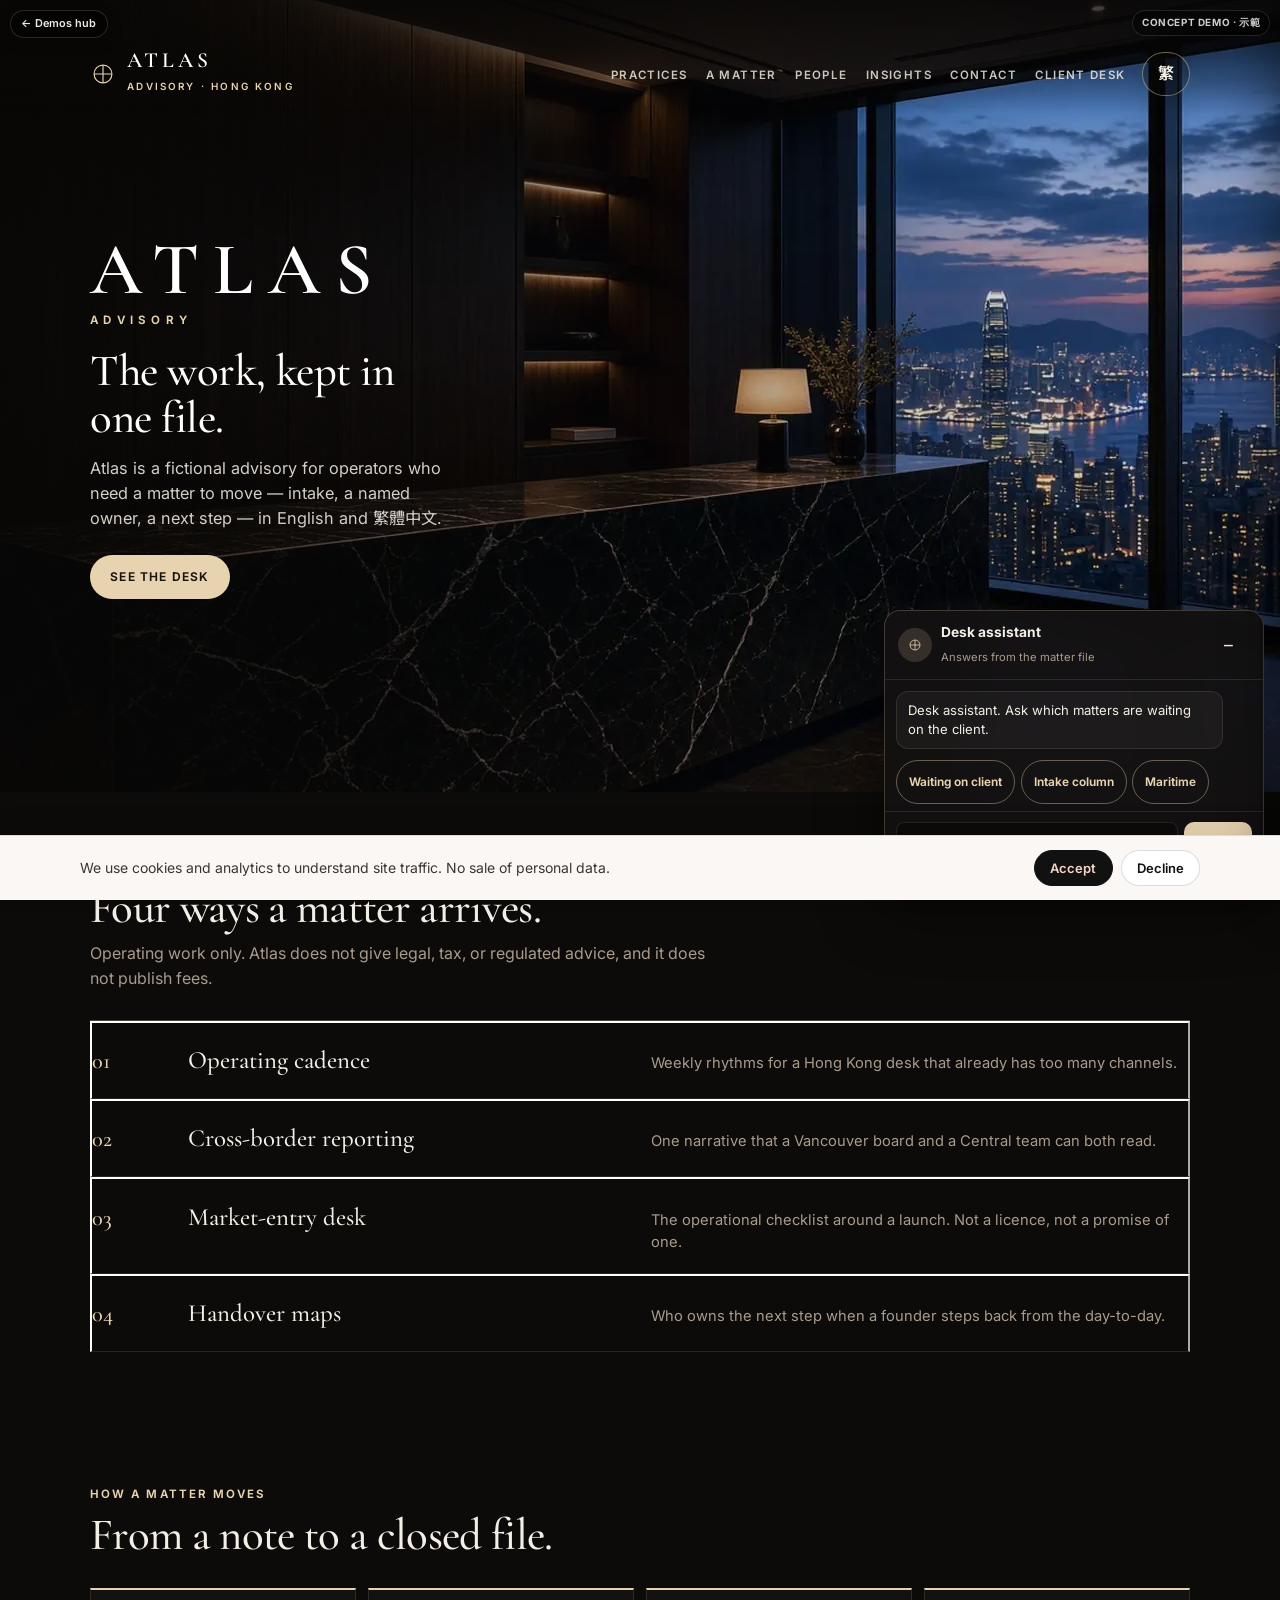
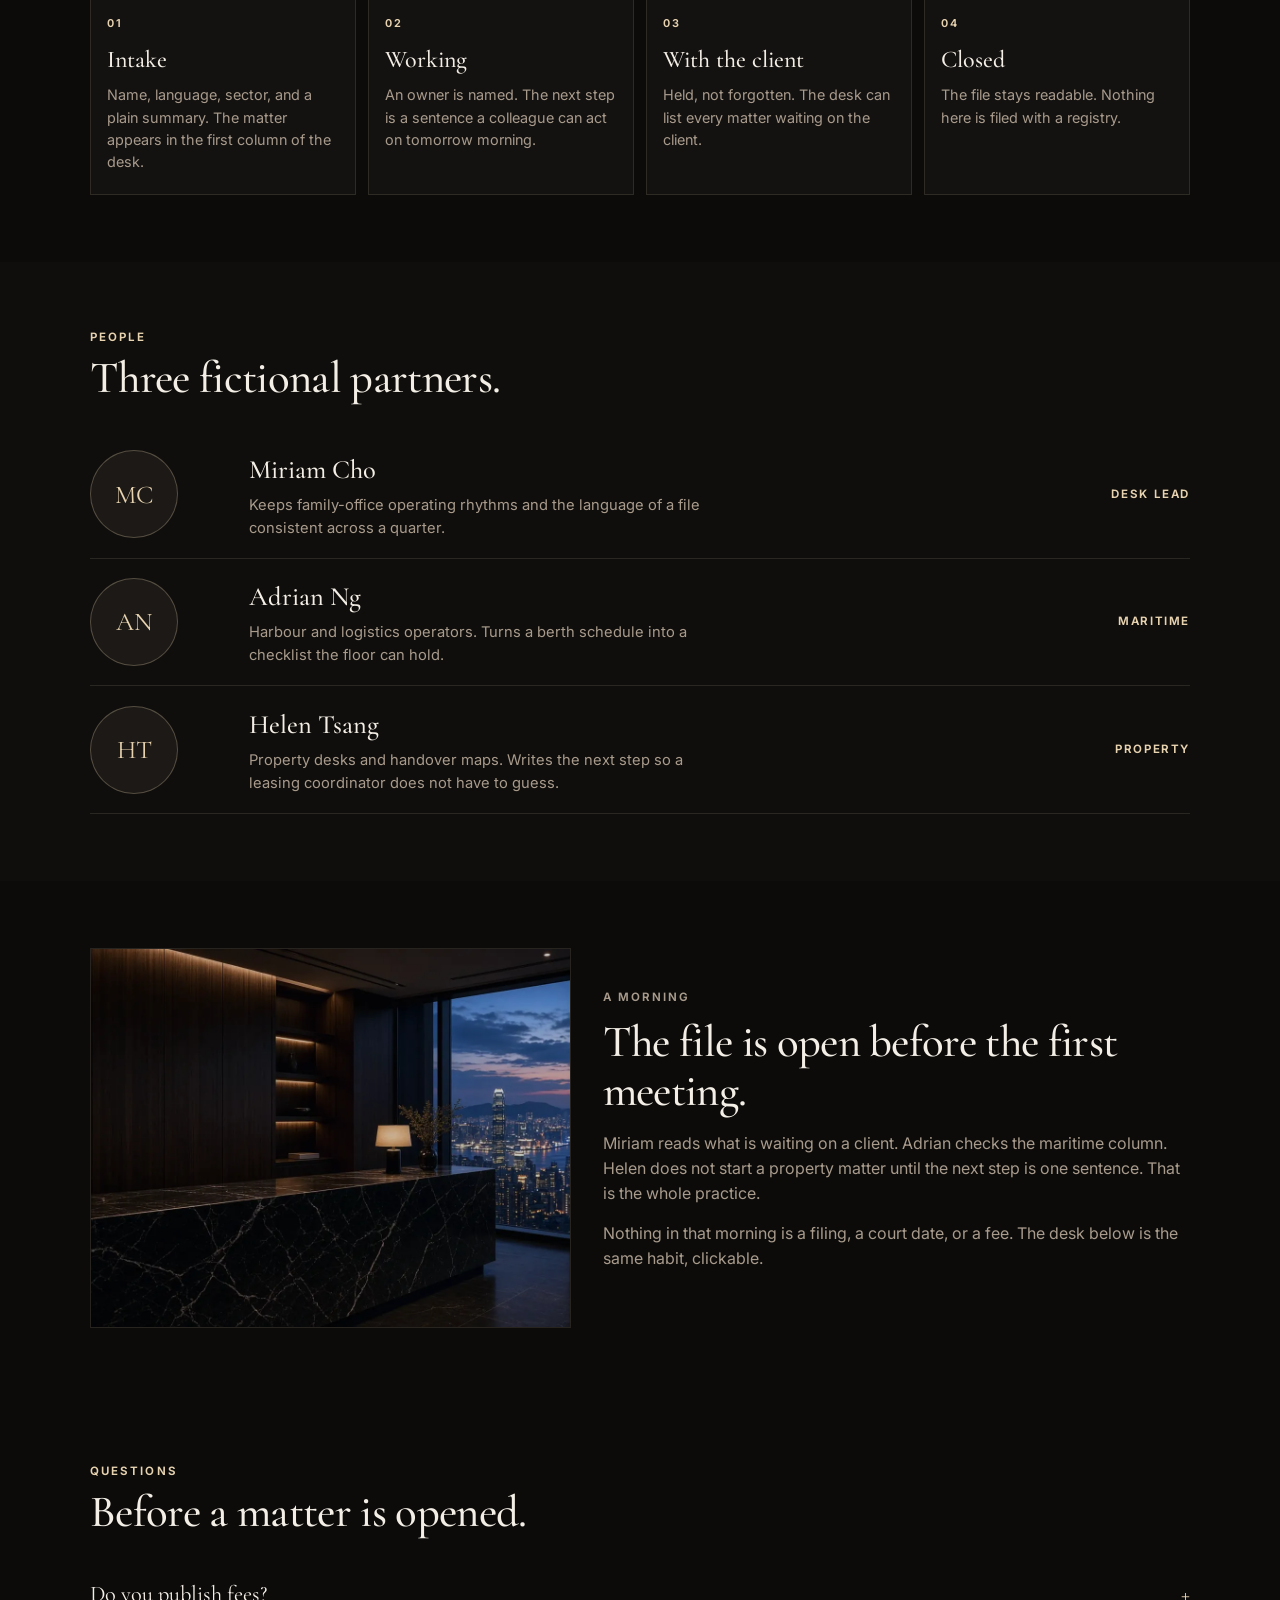
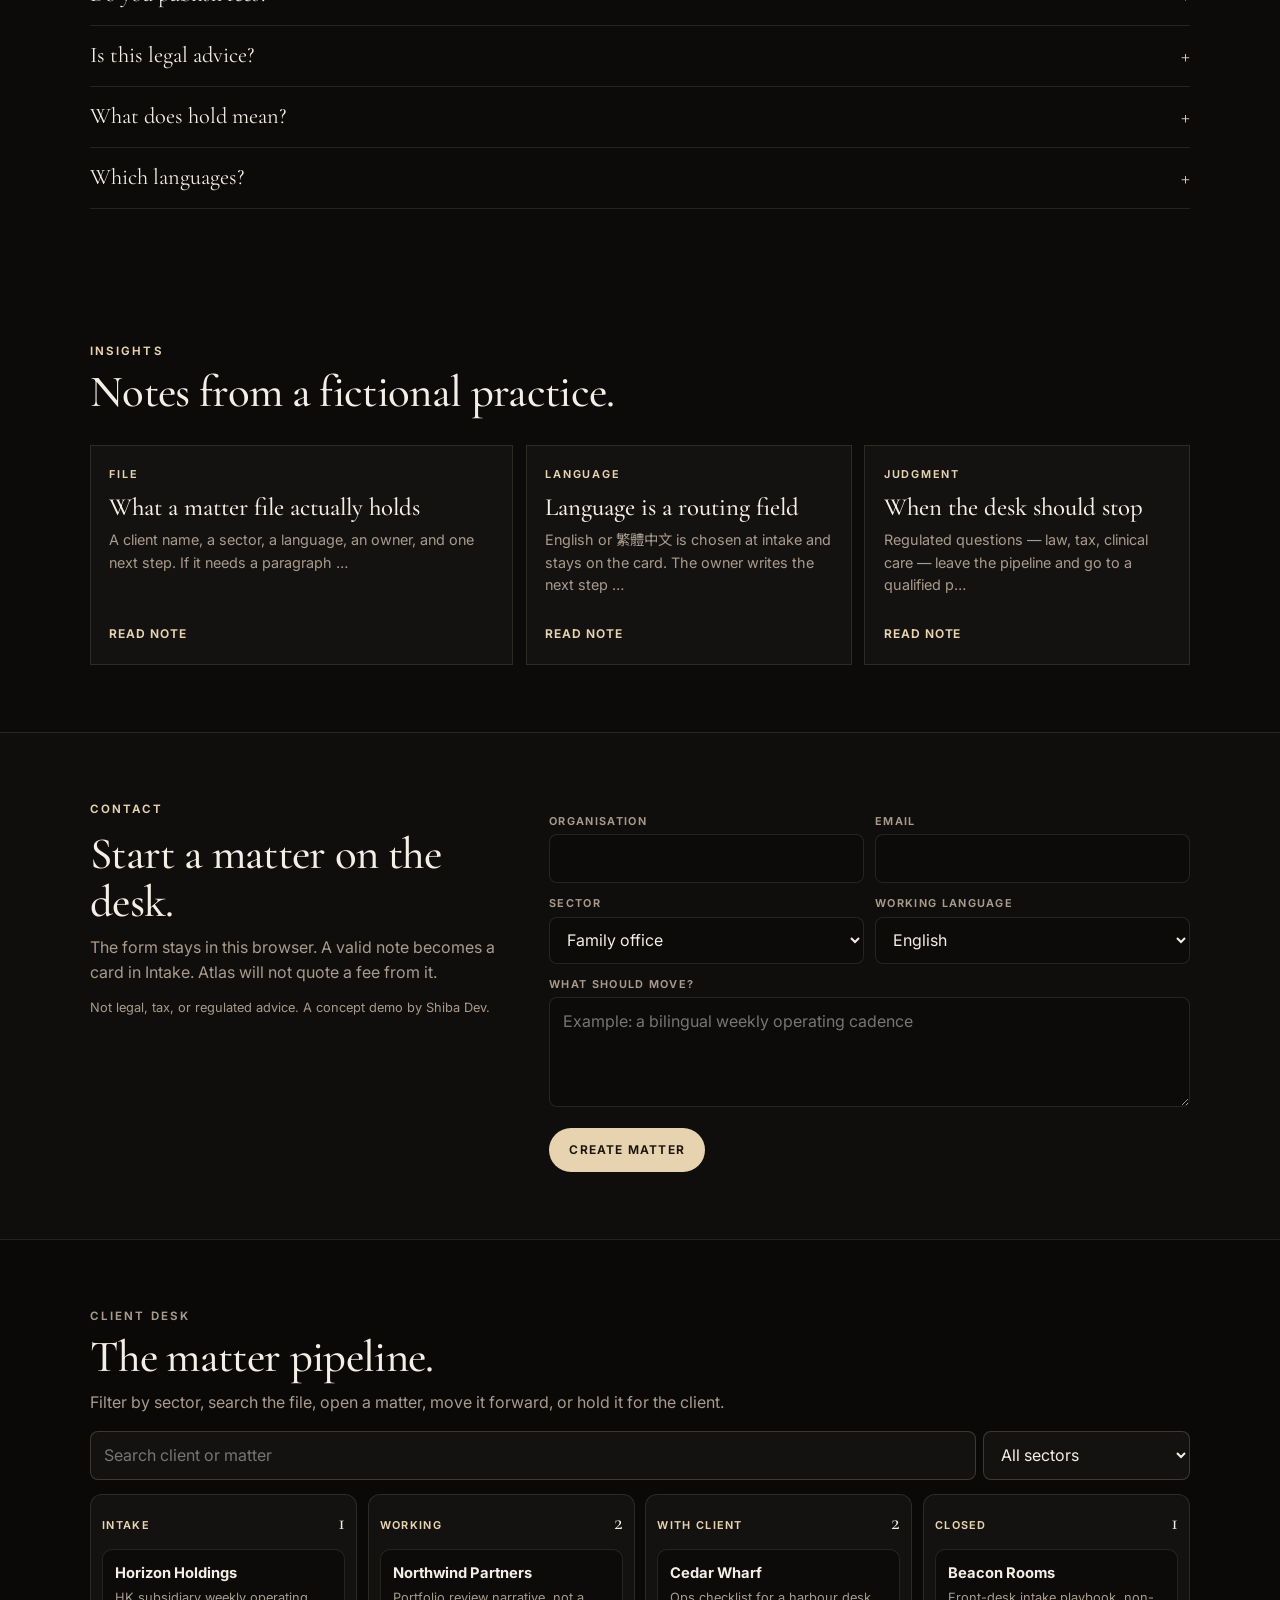
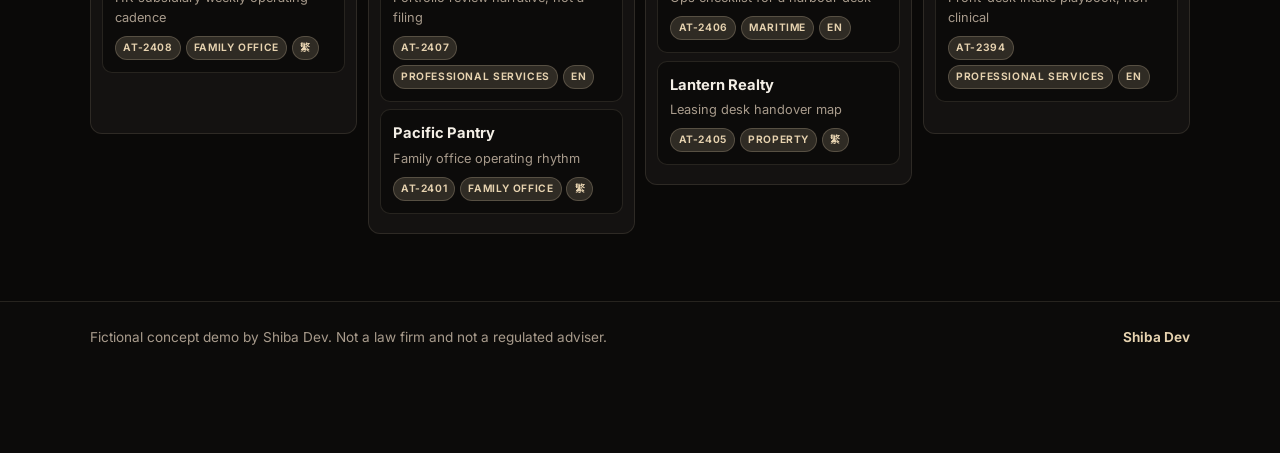
<file: demos/atlas/index.html>
<!DOCTYPE html>
<html lang="en">
<head>
  <meta charset="utf-8" />
  <meta name="viewport" content="width=device-width, initial-scale=1" />
  <title>ATLAS — Advisory</title>
  <meta name="description" content="ATLAS fictional bilingual advisory firm concept demo by Shiba Dev. A Hong Kong practice site with a working client desk." />
  <meta name="robots" content="noindex,follow" />
  <meta name="theme-color" content="#0c0b0a" />
  <link rel="icon" href="/assets/shiba-favicon.webp" type="image/webp" />
  <link rel="alternate icon" href="/assets/shiba-favicon.png" type="image/png" />
  <link rel="preconnect" href="https://fonts.googleapis.com" />
  <link rel="preconnect" href="https://fonts.gstatic.com" crossorigin />
  <link href="https://fonts.googleapis.com/css2?family=Cormorant+Garamond:ital,wght@0,500;0,600;0,700;1,500&family=Inter:wght@400;500;600;700&family=Noto+Sans+TC:wght@400;500;700&family=Noto+Serif+TC:wght@500;600;700&display=swap" rel="stylesheet" />
  <link rel="stylesheet" href="/demos/shared/demo.css?v=polish3" />
  <style>
    :root {
      --bg:#0c0b0a;
      --marble:#141211;
      --ink:#F4EFE6;
      --muted:#A89B8C;
      --line:rgba(231,211,176,0.12);
      --lamp:#E7D3B0;
      --lamp-dim:rgba(231,211,176,0.16);
      --serif:"Cormorant Garamond","Noto Serif TC",Georgia,serif;
      --sans:Inter,"Noto Sans TC",system-ui,sans-serif;
      --nav-h:118px;
    }
    html, body { overflow-x:hidden; max-width:100%; background:var(--bg); color:var(--ink); }
    body { font-family:var(--sans); line-height:1.55; color-scheme:dark; }
    :focus-visible { outline-color:var(--lamp); }
    .wrap { width:min(1100px,100% - 2.5rem); margin-inline:auto; }
    a { text-decoration:none; color:inherit; }
    img { max-width:100%; }
    input, select, textarea { width:100%; max-width:100%; box-sizing:border-box; }

    .at-nav {
      position:fixed; top:0; left:0; right:0; z-index:40;
      padding:3.15rem 0 1.05rem;
      background:linear-gradient(180deg, rgba(8,7,6,0.78) 0%, rgba(8,7,6,0.28) 68%, rgba(8,7,6,0) 100%);
      color:var(--ink);
    }
    .at-nav.is-solid, .at-nav.is-open {
      background:rgba(12,11,10,0.94);
      backdrop-filter:blur(16px);
      border-bottom:1px solid var(--line);
      padding-bottom:0.7rem;
    }
    .at-nav-inner { display:flex; align-items:center; gap:1rem; position:relative; }
    .at-logo { display:flex; align-items:center; gap:.7rem; color:#fff; }
    .at-logo svg { width:26px; height:26px; color:var(--lamp); }
    .at-logo strong {
      font-family:var(--serif); font-weight:600; letter-spacing:.18em;
      font-size:1.35rem; display:block; line-height:1;
    }
    .at-logo em {
      font-style:normal; font-size:.62rem; letter-spacing:.22em;
      text-transform:uppercase; color:var(--lamp); font-weight:600;
    }
    .at-links { display:flex; gap:1.15rem; list-style:none; margin:0 0 0 auto; padding:0; }
    .at-links a {
      font-size:.72rem; font-weight:600; letter-spacing:.12em; text-transform:uppercase;
      color:rgba(244,239,230,0.82);
    }
    .at-links a:hover { color:var(--lamp); }
    .lang-btn, .nav-toggle, .btn, .chip-btn, .chat-foot button, [data-chat-intents] button, .faq-item button { min-height:44px; }
    .lang-btn {
      border:1px solid rgba(231,211,176,0.45); background:rgba(12,11,10,0.28);
      color:var(--ink); border-radius:999px; padding:0 .95rem; font-weight:650;
      cursor:pointer; min-width:44px;
    }
    .lang-btn[aria-pressed="true"] { background:var(--lamp); color:#1A140C; border-color:var(--lamp); }
    .nav-toggle {
      display:none; width:44px; height:44px; border-radius:10px;
      border:1px solid rgba(231,211,176,0.4); background:rgba(12,11,10,0.35);
      color:var(--ink); cursor:pointer;
    }
    .btn {
      display:inline-flex; align-items:center; justify-content:center;
      padding:.75rem 1.2rem; border-radius:999px; border:1px solid transparent;
      font-weight:650; font-size:.75rem; letter-spacing:.1em; text-transform:uppercase;
      cursor:pointer; background:transparent; color:inherit; min-height:44px;
    }
    .btn-lamp { background:var(--lamp); color:#1A140C; }
    .btn-lamp:hover { filter:brightness(1.06); }
    .btn-line { border-color:rgba(231,211,176,0.4); background:transparent; color:var(--ink); }
    .btn-line:hover { border-color:var(--lamp); color:var(--lamp); }
    .btn:disabled { opacity:.4; cursor:not-allowed; }

    .at-hero, .at-hero-bleed {
      position:relative; min-height:88vh; display:flex; align-items:center;
      color:var(--ink); overflow:hidden; background:#070606;
    }
    .at-hero-bg { position:absolute; inset:0; z-index:0; }
    .at-hero-bg picture, .at-hero-bg img { width:100%; height:100%; display:block; }
    .at-hero-bg img { object-fit:cover; object-position:center center; max-width:none; height:100%; }
    .at-hero-bg::after {
      content:""; position:absolute; inset:0; pointer-events:none;
      background:linear-gradient(90deg,
        rgba(8,7,6,0.88) 0%,
        rgba(8,7,6,0.62) 24%,
        rgba(8,7,6,0.28) 46%,
        rgba(8,7,6,0.06) 64%,
        rgba(8,7,6,0) 78%);
    }
    .at-hero-copy {
      position:relative; z-index:1;
      width:min(32rem, 42%);
      margin-left:max(1.25rem, calc((100% - min(1100px, 100% - 2.5rem)) / 2));
      padding:7.25rem 0 4.5rem;
    }
    .at-wordmark {
      margin:0; font-family:var(--serif); font-weight:600; letter-spacing:.2em;
      font-size:clamp(3rem, 6vw, 4.6rem); line-height:.9; color:#fff;
    }
    .at-advisory {
      margin:.55rem 0 1.15rem; font-size:.72rem; font-weight:650;
      letter-spacing:.46em; text-transform:uppercase; color:var(--lamp);
    }
    .at-hero h1 {
      margin:0 0 .85rem; font-family:var(--serif); font-weight:500;
      font-size:clamp(2.05rem, 3.5vw, 3.15rem); line-height:1.05;
      letter-spacing:-.01em; max-width:16ch; color:#fff;
    }
    .at-hero .lede {
      margin:0 0 1.45rem; color:rgba(244,239,230,0.86);
      font-size:1.02rem; max-width:36ch;
    }

    section { padding:4.2rem 0; }
    .eyebrow, .sec-head .eyebrow {
      margin:0 0 .7rem; color:var(--lamp); font-size:.72rem; font-weight:650;
      letter-spacing:.18em; text-transform:uppercase;
    }
    h2, .sec-head h2, .desk-head h2, .morning h2 {
      margin:.2rem 0 .55rem; font-family:var(--serif); font-weight:500;
      font-size:clamp(2rem, 3.5vw, 3rem); line-height:1.08; letter-spacing:-.015em; color:var(--ink);
    }
    .sec-head { max-width:40rem; margin-bottom:1.8rem; }
    .sec-head p, .lede { margin:0; color:var(--muted); }
    .sec-head .eyebrow { margin-bottom:.45rem; }

    .practice-list { border-top:1px solid rgba(231,211,176,0.28); }
    .practice {
      display:grid; grid-template-columns:5rem 1fr 1.2fr; gap:1rem; align-items:baseline;
      padding:1.15rem 0; border-bottom:1px solid var(--line);
      background:transparent; width:100%; text-align:left; color:inherit; cursor:pointer;
    }
    .practice:hover { background:rgba(231,211,176,0.04); }
    .practice b { font-family:var(--serif); font-size:1.4rem; color:var(--lamp); font-weight:500; }
    .practice strong { font-family:var(--serif); font-size:1.55rem; font-weight:500; }
    .practice span { color:var(--muted); font-size:.92rem; }

    .path { display:grid; grid-template-columns:repeat(4,1fr); gap:.75rem; }
    .step {
      background:var(--marble); border:1px solid var(--line); border-top:2px solid var(--lamp);
      padding:1.15rem 1rem 1.25rem; min-height:180px;
    }
    .step em {
      font-style:normal; font-size:.68rem; letter-spacing:.16em; text-transform:uppercase;
      color:var(--lamp); font-weight:650;
    }
    .step h3 { margin:.45rem 0 .4rem; font-family:var(--serif); font-weight:500; font-size:1.5rem; }
    .step p { margin:0; color:var(--muted); font-size:.9rem; }

    #people { background:#100e0c; }
    .person {
      display:grid; grid-template-columns:140px 1fr auto; gap:1.2rem; align-items:center;
      padding:1.15rem 0; border-bottom:1px solid var(--line);
    }
    .avatar {
      width:88px; height:88px; border-radius:50%; display:grid; place-items:center;
      background:#1c1916; color:var(--lamp); border:1px solid rgba(231,211,176,0.28);
      font-family:var(--serif); font-size:1.6rem;
    }
    .person h3 { margin:0; font-family:var(--serif); font-weight:500; font-size:1.65rem; }
    .person p { margin:.2rem 0 0; color:var(--muted); font-size:.92rem; max-width:52ch; }
    .person .role {
      font-size:.72rem; letter-spacing:.14em; text-transform:uppercase;
      color:var(--lamp); font-weight:650;
    }

    .morning { display:grid; grid-template-columns:.9fr 1.1fr; gap:2rem; align-items:center; }
    .morning img {
      width:100%; height:380px; object-fit:cover; object-position:center 60%;
      border:1px solid var(--line);
    }
    .morning p { color:var(--muted); }

    .faq-item { border-bottom:1px solid var(--line); }
    .faq-item button {
      width:100%; text-align:left; background:none; border:0; min-height:60px;
      display:flex; justify-content:space-between; gap:1rem; align-items:center;
      cursor:pointer; font-family:var(--serif); font-size:1.4rem; color:inherit; padding:.4rem 0;
    }
    .faq-item button span:last-child { color:var(--lamp); }
    .faq-item .a { display:none; color:var(--muted); padding:0 0 1rem; max-width:66ch; }
    .faq-item.is-open .a { display:block; }

    .insights { display:grid; grid-template-columns:1.3fr 1fr 1fr; gap:.8rem; }
    .insight {
      background:var(--marble); border:1px solid var(--line);
      padding:1.25rem 1.15rem 1.3rem; text-align:left; color:inherit; cursor:pointer;
      min-height:220px; display:flex; flex-direction:column;
    }
    .insight:hover { border-color:rgba(231,211,176,0.45); }
    .insight .k { font-size:.68rem; letter-spacing:.16em; text-transform:uppercase; color:var(--lamp); font-weight:650; }
    .insight h3 { margin:.6rem 0 .5rem; font-family:var(--serif); font-weight:500; font-size:1.55rem; line-height:1.15; }
    .insight p { margin:0; color:var(--muted); font-size:.9rem; }
    .insight .more { margin-top:auto; padding-top:1rem; font-size:.75rem; font-weight:650; letter-spacing:.08em; text-transform:uppercase; color:var(--lamp); }

    #atlas-contact { background:#100e0c; border-top:1px solid var(--line); }
    .contact-grid { display:grid; grid-template-columns:.8fr 1.2fr; gap:2rem; align-items:start; }
    label.f {
      display:block; margin:.75rem 0 .3rem; font-size:.68rem; font-weight:650;
      letter-spacing:.12em; text-transform:uppercase; color:var(--muted);
    }
    input, select, textarea {
      background:#0c0b0a; border:1px solid var(--line); border-radius:8px;
      padding:.7rem .8rem; min-height:44px; color:var(--ink);
    }
    textarea { min-height:110px; resize:vertical; }
    input:focus, select:focus, textarea:focus { outline:none; border-color:var(--lamp); box-shadow:0 0 0 3px var(--lamp-dim); }
    .grid-2 { display:grid; grid-template-columns:1fr 1fr; gap:.7rem; }
    .form-error { color:#E7B4A8; font-size:.88rem; margin:.55rem 0 0; }
    .form-ok { margin-top:.8rem; padding:.8rem .9rem; background:var(--lamp-dim); color:var(--lamp); border-radius:8px; border:1px solid var(--line); }
    .fine { font-size:.8rem; color:var(--muted); margin-top:.8rem; }

    #atlas-matter-pipeline { background:#0a0908; border-top:1px solid var(--line); }
    #atlas-matter-pipeline .sec-head p, #atlas-matter-pipeline .sub { color:var(--muted); }
    .desk-head { display:flex; justify-content:space-between; gap:1rem; align-items:end; margin-bottom:1rem; flex-wrap:wrap; }
    .toolbar { display:flex; flex-wrap:wrap; gap:.45rem; margin-bottom:.9rem; }
    .toolbar input, .toolbar select { background:#141211; color:var(--ink); border-color:rgba(231,211,176,0.2); width:auto; }
    .toolbar input { flex:1; min-width:180px; }
    .board { display:grid; grid-template-columns:repeat(4,minmax(0,1fr)); gap:.65rem; align-items:start; }
    .col {
      background:var(--marble); border:1px solid var(--line); border-radius:12px;
      padding:.7rem; min-height:240px;
    }
    .col header { display:flex; justify-content:space-between; align-items:baseline; margin-bottom:.55rem; }
    .col header span { font-size:.68rem; letter-spacing:.12em; text-transform:uppercase; color:var(--lamp); font-weight:650; }
    .col header b { font-family:var(--serif); font-size:1.35rem; font-weight:500; }
    .matter {
      width:100%; text-align:left; background:#0c0b0a; color:var(--ink);
      border:1px solid rgba(231,211,176,0.12); border-radius:10px;
      padding:.75rem .75rem; margin-bottom:.45rem; cursor:pointer;
    }
    .matter:hover, .matter.is-on { border-color:rgba(231,211,176,0.62); }
    .matter strong { display:block; font-size:.92rem; }
    .matter p { margin:.25rem 0 0; color:var(--muted); font-size:.8rem; }
    .chips { display:flex; flex-wrap:wrap; gap:.3rem; margin-top:.5rem; }
    .chip {
      font-size:.64rem; font-weight:650; letter-spacing:.06em; text-transform:uppercase;
      padding:.2rem .45rem; border-radius:999px;
      background:var(--lamp-dim); color:var(--lamp); border:1px solid rgba(231,211,176,0.22);
    }
    .sub { color:var(--muted); font-size:.82rem; }

    .drawer-back { position:fixed; inset:0; background:rgba(0,0,0,0.55); z-index:60; display:none; }
    .drawer-back.is-open { display:block; }
    .drawer {
      position:fixed; top:0; right:0; height:100%; width:min(420px,100%);
      background:#141211; color:var(--ink); z-index:70;
      transform:translateX(104%); transition:transform .28s ease;
      padding:1.4rem 1.2rem 2rem; overflow:auto;
      border-left:1px solid var(--line);
      box-shadow:-20px 0 50px rgba(0,0,0,.45);
    }
    .drawer.is-open { transform:none; }
    .drawer h3 { margin:.4rem 0 .2rem; font-family:var(--serif); font-size:2rem; font-weight:500; }
    .drawer .close {
      width:44px; height:44px; border:1px solid var(--line); background:transparent;
      color:var(--ink); border-radius:10px; cursor:pointer; float:right;
    }
    .kv { display:grid; grid-template-columns:8rem 1fr; gap:.35rem .6rem; margin:1rem 0; font-size:.92rem; }
    .kv span { color:var(--muted); }
    .drawer-actions { display:flex; flex-wrap:wrap; gap:.45rem; }
    .log { margin:0; padding-left:1.1rem; color:var(--muted); }
    .log li { margin:.25rem 0; }
    .log-title { margin:1.2rem 0 .4rem; font-family:var(--serif); font-weight:500; font-size:1.25rem; }

    .at-footer { padding:1.6rem 0 6.5rem; color:var(--muted); font-size:.85rem; border-top:1px solid var(--line); }
    .at-footer-inner { display:flex; justify-content:space-between; gap:1rem; flex-wrap:wrap; }
    .at-footer a { color:var(--lamp); font-weight:650; }

    #demo-chat {
      position:fixed; right:1rem; bottom:1rem; z-index:50;
      width:min(380px,calc(100vw - 2rem));
      background:rgba(20,18,17,0.94); color:var(--ink);
      border:1px solid rgba(231,211,176,0.22); border-radius:16px;
      box-shadow:0 24px 60px rgba(0,0,0,.5); overflow:hidden;
      backdrop-filter:blur(16px);
    }
    #demo-chat.is-collapsed .chat-body,
    #demo-chat.is-collapsed [data-chat-intents],
    #demo-chat.is-collapsed .chat-foot { display:none; }
    .chat-head { display:flex; align-items:center; gap:.6rem; padding:.7rem .8rem; border-bottom:1px solid var(--line); }
    .chat-head .dot {
      width:34px; height:34px; border-radius:50%; background:var(--lamp-dim); color:var(--lamp);
      display:grid; place-items:center; flex:none;
    }
    .chat-head strong { display:block; font-size:.86rem; }
    .chat-head span { color:var(--muted); font-size:.7rem; }
    .chat-head button {
      margin-left:auto; width:44px; height:44px; border:0; background:transparent;
      color:var(--ink); cursor:pointer; font-size:1.1rem;
    }
    .chat-body { max-height:220px; overflow:auto; padding:.7rem; display:flex; flex-direction:column; gap:.4rem; }
    .bubble { max-width:92%; padding:.55rem .7rem; border-radius:12px; font-size:.82rem; line-height:1.45; white-space:pre-wrap; }
    .bubble-bot { align-self:flex-start; background:rgba(255,255,255,0.04); border:1px solid var(--line); }
    .bubble-user { align-self:flex-end; background:var(--lamp-dim); color:var(--ink); border:1px solid rgba(231,211,176,0.28); }
    [data-chat-intents] { display:flex; flex-wrap:wrap; gap:.35rem; padding:0 .7rem .45rem; }
    [data-chat-intents] button {
      border:1px solid rgba(231,211,176,0.4); background:transparent; color:var(--lamp);
      border-radius:999px; padding:0 .75rem; font-size:.74rem; font-weight:650; cursor:pointer;
    }
    [data-chat-intents] button:hover { background:var(--lamp-dim); }
    .chat-foot { display:flex; gap:.4rem; padding:.6rem .7rem .75rem; border-top:1px solid var(--line); }
    .chat-foot input { flex:1; width:auto; }
    .chat-foot button {
      border:0; border-radius:10px; background:var(--lamp); color:#1A140C;
      font-weight:700; padding:0 .9rem; cursor:pointer; min-width:44px;
    }

    [id] { scroll-margin-top:7.5rem; }

    @media (max-width:900px) {
      .contact-grid, .insights, .path, .morning { grid-template-columns:1fr; }
      .board { grid-template-columns:1fr 1fr; }
      .practice { grid-template-columns:3rem 1fr; }
      .practice span { grid-column:2; }
      .person { grid-template-columns:72px 1fr; }
      .person .role { grid-column:2; }
      .morning img { height:240px; }
      .nav-toggle { display:inline-grid; place-items:center; margin-left:auto; }
      .at-links {
        display:none; position:absolute; top:calc(100% + .45rem); left:0; right:0;
        margin:0; flex-direction:column; background:rgba(12,11,10,0.98);
        border:1px solid var(--line); padding:.35rem 0 .6rem; z-index:45;
      }
      .at-links.is-open { display:flex; }
      .at-links a { padding:.75rem 1.1rem; min-height:44px; display:flex; align-items:center; }
      .at-hero, .at-hero-bleed {
        min-height:0; display:block; background:var(--bg);
      }
      .at-hero-bg { position:relative; inset:auto; height:34vh; min-height:200px; max-height:300px; }
      .at-hero-bg::after {
        background:linear-gradient(180deg, rgba(8,7,6,0.28) 0%, rgba(8,7,6,0.05) 46%, rgba(12,11,10,0.72) 100%);
      }
      .at-hero-copy {
        width:min(1100px, 100% - 1.4rem);
        margin:0 auto;
        padding:1.35rem 0 2.4rem;
        background:var(--bg);
      }
      .at-hero h1, .at-hero .lede, .at-wordmark { max-width:none; }
    }
    @media (max-width:700px) {
      .board { grid-template-columns:1fr; }
    }
    @media (max-width:640px) {
      .wrap { width:min(1100px,100% - 1.4rem); }
      .grid-2 { grid-template-columns:1fr; }
      .at-hero h1 { font-size:2.15rem; }
      .at-wordmark { font-size:2.7rem; letter-spacing:.14em; }
      #demo-chat {
        left:0.5rem; right:0.5rem; bottom:max(0.5rem, env(safe-area-inset-bottom));
        width:auto; max-width:none; max-height:min(68vh, 520px);
      }
      .chat-body { max-height:min(36vh, 220px); }
    }
  </style>
</head>
<body>
  <a class="skip-link" href="#main">Skip to content</a>
  <a class="shiba-escape" href="/demos/">← Demos hub</a>
  <span class="demo-concept-tag">Concept demo · 示範</span>
  <header class="at-nav">
    <div class="wrap at-nav-inner">
      <a class="at-logo" href="#top">
        <svg viewBox="0 0 32 32" fill="none" aria-hidden="true"><circle cx="16" cy="16" r="11" stroke="currentColor" stroke-width="1.4"/><path d="M16 5v22M5 16h22" stroke="currentColor" stroke-width="1.4"/></svg>
        <span><strong>ATLAS</strong><em data-en="Advisory · Hong Kong" data-zh="顧問 · 香港">Advisory · Hong Kong</em></span>
      </a>
      <button class="nav-toggle" type="button" data-nav-toggle aria-expanded="false" aria-label="Menu">
        <svg width="18" height="18" viewBox="0 0 18 18" fill="none" stroke="currentColor" stroke-width="1.6"><path d="M2 5h14M2 9h14M2 13h14"/></svg>
      </button>
      <ul class="at-links" data-nav-links>
        <li><a href="#practices" data-en="Practices" data-zh="業務">Practices</a></li>
        <li><a href="#matter-path" data-en="A matter" data-zh="一件事項">A matter</a></li>
        <li><a href="#people" data-en="People" data-zh="人">People</a></li>
        <li><a href="#insights" data-en="Insights" data-zh="觀察">Insights</a></li>
        <li><a href="#atlas-contact" data-en="Contact" data-zh="聯絡">Contact</a></li>
        <li><a href="#atlas-matter-pipeline" data-en="Client desk" data-zh="客戶台">Client desk</a></li>
      </ul>
      <button class="lang-btn" type="button" id="lang-toggle" aria-pressed="false">繁</button>
    </div>
  </header>
  <main id="main">
    <section class="at-hero at-hero-bleed" id="top">
      <div class="at-hero-bg" id="atlas-harbour-desk">
        <picture>
          <source srcset="/assets/demo-atlas.webp" type="image/webp" />
          <img src="/assets/demo-atlas.jpg" alt="Night office above Victoria Harbour: dark wood wall, black marble desk, one warm lamp, and the IFC tower at dusk" width="1280" height="800" />
        </picture>
      </div>
      <div class="at-hero-copy">
        <p class="at-wordmark">ATLAS</p>
        <p class="at-advisory">Advisory</p>
        <h1 data-en="The work, kept in one file." data-zh="事情，收在同一份檔案。">The work, kept in one file.</h1>
        <p class="lede" data-en="Atlas is a fictional advisory for operators who need a matter to move — intake, a named owner, a next step — in English and 繁體中文." data-zh="Atlas 是一間虛構顧問事務所，服務需要把事情推進的營運者——Intake、具名負責人、下一步——以英文與繁體中文並行。">Atlas is a fictional advisory for operators who need a matter to move — intake, a named owner, a next step — in English and 繁體中文.</p>
        <a class="btn btn-lamp" href="#atlas-matter-pipeline" data-en="See the desk" data-zh="看客戶台">See the desk</a>
      </div>
    </section>
    <section id="practices">
      <div class="wrap">
        <div class="sec-head">
          <p class="eyebrow" data-en="Practices" data-zh="業務">Practices</p>
          <h2 data-en="Four ways a matter arrives." data-zh="事項進來的四種方式。">Four ways a matter arrives.</h2>
          <p data-en="Operating work only. Atlas does not give legal, tax, or regulated advice, and it does not publish fees." data-zh="只處理營運工作。Atlas 不提供法律、稅務或受規管意見，也不公開收費。">Operating work only. Atlas does not give legal, tax, or regulated advice, and it does not publish fees.</p>
        </div>
        <div class="practice-list" id="practice-list"></div>
      </div>
    </section>
    <section id="matter-path">
      <div class="wrap">
        <div class="sec-head">
          <p class="eyebrow" data-en="How a matter moves" data-zh="一件事項如何前進">How a matter moves</p>
          <h2 data-en="From a note to a closed file." data-zh="從一張便條到一份結束的檔案。">From a note to a closed file.</h2>
        </div>
        <div class="path">
          <article class="step"><em>01</em><h3 data-en="Intake" data-zh="Intake">Intake</h3><p data-en="Name, language, sector, and a plain summary. The matter appears in the first column of the desk." data-zh="姓名、語言、界別，以及一段白話摘要。事項出現在客戶台的第一欄。">Name, language, sector, and a plain summary. The matter appears in the first column of the desk.</p></article>
          <article class="step"><em>02</em><h3 data-en="Working" data-zh="進行中">Working</h3><p data-en="An owner is named. The next step is a sentence a colleague can act on tomorrow morning." data-zh="指定負責人。下一步是同事明早可以執行的一句話。">An owner is named. The next step is a sentence a colleague can act on tomorrow morning.</p></article>
          <article class="step"><em>03</em><h3 data-en="With the client" data-zh="在客戶處">With the client</h3><p data-en="Held, not forgotten. The desk can list every matter waiting on the client." data-zh="暫停，但沒有被忘掉。客戶台可以列出每一件等候客戶的事項。">Held, not forgotten. The desk can list every matter waiting on the client.</p></article>
          <article class="step"><em>04</em><h3 data-en="Closed" data-zh="結束">Closed</h3><p data-en="The file stays readable. Nothing here is filed with a registry." data-zh="檔案仍可閱讀。這裡不會向任何登記處提交。">The file stays readable. Nothing here is filed with a registry.</p></article>
        </div>
      </div>
    </section>
    <section id="people">
      <div class="wrap">
        <div class="sec-head">
          <p class="eyebrow" data-en="People" data-zh="人">People</p>
          <h2 data-en="Three fictional partners." data-zh="三位虛構合夥人。">Three fictional partners.</h2>
        </div>
        <article class="person"><div class="avatar" aria-hidden="true">MC</div><div><h3>Miriam Cho</h3><p data-en="Keeps family-office operating rhythms and the language of a file consistent across a quarter." data-zh="維持家族辦公室的營運節奏，以及一份檔案在整個季度裡的語言一致。">Keeps family-office operating rhythms and the language of a file consistent across a quarter.</p></div><div class="role" data-en="Desk lead" data-zh="客戶台主持">Desk lead</div></article>
        <article class="person"><div class="avatar" aria-hidden="true">AN</div><div><h3>Adrian Ng</h3><p data-en="Harbour and logistics operators. Turns a berth schedule into a checklist the floor can hold." data-zh="港口與物流營運。把泊位時間表變成樓層拿得住的清單。">Harbour and logistics operators. Turns a berth schedule into a checklist the floor can hold.</p></div><div class="role" data-en="Maritime" data-zh="海事">Maritime</div></article>
        <article class="person"><div class="avatar" aria-hidden="true">HT</div><div><h3>Helen Tsang</h3><p data-en="Property desks and handover maps. Writes the next step so a leasing coordinator does not have to guess." data-zh="物業櫃台與交接圖。把下一步寫清楚，租務協調不用猜。">Property desks and handover maps. Writes the next step so a leasing coordinator does not have to guess.</p></div><div class="role" data-en="Property" data-zh="物業">Property</div></article>
      </div>
    </section>

    <section id="atlas-morning">
      <div class="wrap morning">
        <img src="/assets/demo-atlas.webp" alt="Reception stone of the Atlas office looking toward the harbour at dusk" width="1000" height="700" />
        <div>
          <p class="eyebrow" data-en="A morning" data-zh="一個早上">A morning</p>
          <h2 data-en="The file is open before the first meeting." data-zh="第一個會議之前，檔案已經打開。">The file is open before the first meeting.</h2>
          <p data-en="Miriam reads what is waiting on a client. Adrian checks the maritime column. Helen does not start a property matter until the next step is one sentence. That is the whole practice." data-zh="Miriam 先看哪些事項在等候客戶。Adrian 看海事欄。Helen 在下一步還不是一句話之前，不會開始物業事項。這就是整間事務所。">Miriam reads what is waiting on a client. Adrian checks the maritime column. Helen does not start a property matter until the next step is one sentence. That is the whole practice.</p>
          <p data-en="Nothing in that morning is a filing, a court date, or a fee. The desk below is the same habit, clickable." data-zh="那個早上沒有申報、沒有出庭日期、也沒有收費。下面的客戶台是同一種習慣，可以點。">Nothing in that morning is a filing, a court date, or a fee. The desk below is the same habit, clickable.</p>
        </div>
      </div>
    </section>
    <section id="atlas-faq">
      <div class="wrap">
        <div class="sec-head">
          <p class="eyebrow" data-en="Questions" data-zh="問題">Questions</p>
          <h2 data-en="Before a matter is opened." data-zh="開啟事項之前。">Before a matter is opened.</h2>
        </div>
        <div class="faq-item"><button type="button" aria-expanded="false"><span data-en="Do you publish fees?" data-zh="你們公開收費嗎？">Do you publish fees?</span><span>+</span></button><div class="a" data-en="No. This concept demo has no prices. A real engagement would be discussed privately." data-zh="不。此概念示範沒有價格。真正的委託會私下討論。">No. This concept demo has no prices. A real engagement would be discussed privately.</div></div>
        <div class="faq-item"><button type="button" aria-expanded="false"><span data-en="Is this legal advice?" data-zh="這是法律意見嗎？">Is this legal advice?</span><span>+</span></button><div class="a" data-en="No. Atlas is an operating desk. Regulated questions leave the pipeline." data-zh="不是。Atlas 是營運客戶台。受規管問題會離開管道。">No. Atlas is an operating desk. Regulated questions leave the pipeline.</div></div>
        <div class="faq-item"><button type="button" aria-expanded="false"><span data-en="What does hold mean?" data-zh="暫停是什麼意思？">What does hold mean?</span><span>+</span></button><div class="a" data-en="The matter is waiting on the client. It stays visible. Move forward brings it back to working." data-zh="事項在等候客戶。它仍然可見。向前會把它帶回進行中。">The matter is waiting on the client. It stays visible. Move forward brings it back to working.</div></div>
        <div class="faq-item"><button type="button" aria-expanded="false"><span data-en="Which languages?" data-zh="哪些語言？">Which languages?</span><span>+</span></button><div class="a" data-en="English and 繁體中文. The control in the navigation rewrites the site and the desk." data-zh="英文與繁體中文。導覽上的控制會改寫網站與客戶台。">English and 繁體中文. The control in the navigation rewrites the site and the desk.</div></div>
      </div>
    </section>

    <section id="insights">
      <div class="wrap">
        <div class="sec-head">
          <p class="eyebrow" data-en="Insights" data-zh="觀察">Insights</p>
          <h2 data-en="Notes from a fictional practice." data-zh="一間虛構事務所的筆記。">Notes from a fictional practice.</h2>
        </div>
        <div class="insights" id="insight-list"></div>
      </div>
    </section>
    <section id="atlas-contact">
      <div class="wrap contact-grid">
        <div>
          <p class="eyebrow" data-en="Contact" data-zh="聯絡">Contact</p>
          <h2 data-en="Start a matter on the desk." data-zh="在客戶台開始一件事項。">Start a matter on the desk.</h2>
          <p class="lede" data-en="The form stays in this browser. A valid note becomes a card in Intake. Atlas will not quote a fee from it." data-zh="表格留在這個瀏覽器裡。有效的便條會變成 Intake 欄的一張卡。Atlas 不會因此報價。">The form stays in this browser. A valid note becomes a card in Intake. Atlas will not quote a fee from it.</p>
          <p class="fine" data-en="Not legal, tax, or regulated advice. A concept demo by Shiba Dev." data-zh="不是法律、稅務或受規管意見。Shiba Dev 的概念示範。">Not legal, tax, or regulated advice. A concept demo by Shiba Dev.</p>
        </div>
        <form id="intake-form" novalidate>
          <div class="grid-2">
            <div>
              <label class="f" for="client" data-en="Organisation" data-zh="機構">Organisation</label>
              <input id="client" name="client" required autocomplete="organization" />
            </div>
            <div>
              <label class="f" for="email" data-en="Email" data-zh="電郵">Email</label>
              <input id="email" name="email" type="email" required autocomplete="email" />
            </div>
          </div>
          <div class="grid-2">
            <div>
              <label class="f" for="sector" data-en="Sector" data-zh="界別">Sector</label>
              <select id="sector" name="sector"></select>
            </div>
            <div>
              <label class="f" for="pref" data-en="Working language" data-zh="工作語言">Working language</label>
              <select id="pref" name="pref"><option value="en">English</option><option value="zh">繁體中文</option></select>
            </div>
          </div>
          <label class="f" for="summary" data-en="What should move?" data-zh="什麼需要推進？">What should move?</label>
          <textarea id="summary" name="summary" required></textarea>
          <p class="form-error" id="intake-err" hidden></p>
          <div style="margin-top:.85rem"><button class="btn btn-lamp" type="submit" data-en="Create matter" data-zh="建立事項">Create matter</button></div>
          <p class="form-ok" id="intake-ok" hidden></p>
        </form>
      </div>
    </section>
    <section id="atlas-matter-pipeline">
      <div class="wrap">
        <div class="desk-head">
          <div class="sec-head" style="margin:0">
            <p class="eyebrow" data-en="Client desk" data-zh="客戶台">Client desk</p>
            <h2 data-en="The matter pipeline." data-zh="事項管道。">The matter pipeline.</h2>
            <p data-en="Filter by sector, search the file, open a matter, move it forward, or hold it for the client." data-zh="按界別篩選、搜尋檔案、打開事項、向前推進，或暫停等候客戶。">Filter by sector, search the file, open a matter, move it forward, or hold it for the client.</p>
          </div>
        </div>
        <div class="toolbar">
          <input type="search" id="q" data-en="Search client or matter" data-zh="搜尋客戶或事項" placeholder="Search client or matter" aria-label="Search matters" />
          <select id="sector-filter" aria-label="Sector"></select>
        </div>
        <div class="board" id="board"></div>
      </div>
    </section>
  </main>
  <footer class="at-footer">
    <div class="wrap at-footer-inner">
      <span data-en="Fictional concept demo by Shiba Dev. Not a law firm and not a regulated adviser." data-zh="Shiba Dev 的虛構概念示範。不是律師事務所，也不是受規管顧問。">Fictional concept demo by Shiba Dev. Not a law firm and not a regulated adviser.</span>
      <a href="/">Shiba Dev</a>
    </div>
  </footer>
  <div class="drawer-back" id="drawer-back"></div>
  <aside class="drawer" id="drawer" aria-hidden="true" aria-label="Matter detail">
    <button class="close" type="button" id="drawer-close" aria-label="Close">×</button>
    <div id="drawer-body"></div>
  </aside>
  <aside id="demo-chat" data-chat-root aria-label="Atlas desk assistant">
    <div class="chat-head">
      <div class="dot" aria-hidden="true"><svg width="16" height="16" viewBox="0 0 32 32" fill="none"><circle cx="16" cy="16" r="10" stroke="currentColor" stroke-width="1.6"/><path d="M16 6v20M6 16h20" stroke="currentColor" stroke-width="1.6"/></svg></div>
      <div>
        <strong data-en="Desk assistant" data-zh="客戶台助手">Desk assistant</strong>
        <span data-en="Answers from the matter file" data-zh="依事項檔案回答">Answers from the matter file</span>
      </div>
      <button type="button" data-chat-toggle aria-expanded="true" aria-label="Minimise">–</button>
    </div>
    <div class="chat-body" data-chat-body></div>
    <div data-chat-intents></div>
    <form class="chat-foot" data-chat-form>
      <input data-chat-input type="text" aria-label="Message" autocomplete="off" />
      <button type="submit" data-en="Send" data-zh="送出">Send</button>
    </form>
  </aside>
  <script src="/demos/shared/demo.js?v=polish3"></script>
  <script>
  (function () {
    var zh = false;
    var selected = null;
    var sectors = {
      family: { en: "Family office", zh: "家族辦公室" },
      maritime: { en: "Maritime", zh: "海事" },
      property: { en: "Property", zh: "物業" },
      professional: { en: "Professional services", zh: "專業服務" }
    };
    var stages = ["intake", "working", "hold", "closed"];
    var stageLabel = {
      intake: { en: "Intake", zh: "Intake" },
      working: { en: "Working", zh: "進行中" },
      hold: { en: "With client", zh: "在客戶處" },
      closed: { en: "Closed", zh: "結束" }
    };
    var practices = [
      { n: "01", en: "Operating cadence", zh: "營運節奏", bodyEn: "Weekly rhythms for a Hong Kong desk that already has too many channels.", bodyZh: "給已經太多頻道的香港櫃台，整理每週節奏。" },
      { n: "02", en: "Cross-border reporting", zh: "跨境匯報", bodyEn: "One narrative that a Vancouver board and a Central team can both read.", bodyZh: "溫哥華董事會與中環團隊都能讀的同一份敘事。" },
      { n: "03", en: "Market-entry desk", zh: "進入市場的櫃台", bodyEn: "The operational checklist around a launch. Not a licence, not a promise of one.", bodyZh: "圍繞開展的營運清單。不是牌照，也不承諾牌照。" },
      { n: "04", en: "Handover maps", zh: "交接圖", bodyEn: "Who owns the next step when a founder steps back from the day-to-day.", bodyZh: "創辦人退下日常時，下一步由誰負責。" }
    ];
    var insights = [
      { en: { k: "File", title: "What a matter file actually holds", body: "A client name, a sector, a language, an owner, and one next step. If it needs a paragraph of jargon, it is not ready for the desk." }, zh: { k: "檔案", title: "一份事項檔案真正放什麼", body: "客戶名稱、界別、語言、負責人，以及一個下一步。如果需要一段術語，它還沒準備好上客戶台。" } },
      { en: { k: "Language", title: "Language is a routing field", body: "English or 繁體中文 is chosen at intake and stays on the card. The owner writes the next step in that language." }, zh: { k: "語言", title: "語言是分流欄位", body: "英文或繁體中文在 Intake 時選定，並留在卡片上。負責人用該語言寫下一步。" } },
      { en: { k: "Judgment", title: "When the desk should stop", body: "Regulated questions — law, tax, clinical care — leave the pipeline and go to a qualified person. Atlas does not answer them." }, zh: { k: "判斷", title: "客戶台該在哪裡停下來", body: "受規管問題——法律、稅務、臨床——離開管道，交給合資格的人。Atlas 不回答它們。" } }
    ];
    var matters = [
      { id: "AT-2408", client: "Horizon Holdings", sector: "family", stage: "intake", lang: "zh", owner: "—", next: "Confirm the weekly cadence brief", nextZh: "確認每週節奏簡報", summary: "HK subsidiary weekly operating cadence", summaryZh: "香港子公司每週營運節奏", log: [{ en: "Opened from a Monday note", zh: "由星期一的便條開啟" }] },
      { id: "AT-2407", client: "Northwind Partners", sector: "professional", stage: "working", lang: "en", owner: "M. Cho", next: "Draft the narrative outline", nextZh: "起草敘事大綱", summary: "Portfolio review narrative, not a filing", summaryZh: "投資組合檢視敘事，不是申報" },
      { id: "AT-2406", client: "Cedar Wharf", sector: "maritime", stage: "hold", lang: "en", owner: "A. Ng", next: "Waiting on the client's berth schedule", nextZh: "等候客戶的泊位時間表", summary: "Ops checklist for a harbour desk", summaryZh: "港口櫃台的營運清單" },
      { id: "AT-2405", client: "Lantern Realty", sector: "property", stage: "hold", lang: "zh", owner: "H. Tsang", next: "Waiting on floor plans from the client", nextZh: "等候客戶提供平面圖", summary: "Leasing desk handover map", summaryZh: "租務櫃台交接圖" },
      { id: "AT-2401", client: "Pacific Pantry", sector: "family", stage: "working", lang: "zh", owner: "A. Ng", next: "Map the shared-service handoff", nextZh: "繪製共享服務交接", summary: "Family office operating rhythm", summaryZh: "家族辦公室營運節奏" },
      { id: "AT-2394", client: "Beacon Rooms", sector: "professional", stage: "closed", lang: "en", owner: "M. Cho", next: "Archive the playbook", nextZh: "歸檔手冊", summary: "Front-desk intake playbook, non-clinical", summaryZh: "前台接待手冊，非臨床" }
    ];
    function esc(s) {
      return String(s == null ? "" : s).replace(/[&<>"']/g, function (c) {
        return { "&": "&amp;", "<": "&lt;", ">": "&gt;", '"': "&quot;", "'": "&#39;" }[c];
      });
    }
    function t(en, z) { return zh ? z : en; }
    function lab(map, key) { return zh ? map[key].zh : map[key].en; }
    function applyStatic() {
      document.documentElement.lang = zh ? "zh-Hant" : "en";
      document.title = zh ? "ATLAS — 顧問" : "ATLAS — Advisory";
      document.querySelectorAll("[data-en]").forEach(function (el) {
        var v = zh ? el.getAttribute("data-zh") : el.getAttribute("data-en");
        if (v == null) return;
        if (el.tagName === "INPUT" || el.tagName === "TEXTAREA") el.placeholder = v;
        else el.textContent = v;
      });
      var langBtn = document.getElementById("lang-toggle");
      langBtn.textContent = zh ? "EN" : "繁";
      langBtn.setAttribute("aria-pressed", zh ? "true" : "false");
      document.getElementById("summary").placeholder = zh ? "例如：需要雙語的每週營運節奏" : "Example: a bilingual weekly operating cadence";
      fillSectorSelects();
      renderPractices();
      renderInsights();
    }
    function fillSectorSelects() {
      var sector = document.getElementById("sector");
      var filter = document.getElementById("sector-filter");
      var sv = sector.value || "family";
      var fv = filter.value || "all";
      sector.innerHTML = Object.keys(sectors).map(function (k) {
        return '<option value="' + k + '">' + esc(lab(sectors, k)) + "</option>";
      }).join("");
      filter.innerHTML = '<option value="all">' + esc(t("All sectors", "全部界別")) + "</option>" + Object.keys(sectors).map(function (k) {
        return '<option value="' + k + '">' + esc(lab(sectors, k)) + "</option>";
      }).join("");
      sector.value = sv; filter.value = fv;
      var pref = document.getElementById("pref");
      var pv = pref.value;
      pref.options[0].text = "English";
      pref.options[1].text = "繁體中文";
      pref.value = pv;
    }
    function renderPractices() {
      document.getElementById("practice-list").innerHTML = practices.map(function (p, i) {
        return '<button type="button" class="practice" data-prac="' + i + '"><b>' + p.n + "</b><strong>" + esc(zh ? p.zh : p.en) + "</strong><span>" + esc(zh ? p.bodyZh : p.bodyEn) + "</span></button>";
      }).join("");
      document.querySelectorAll("[data-prac]").forEach(function (btn) {
        btn.addEventListener("click", function () {
          var p = practices[Number(btn.getAttribute("data-prac"))];
          ShibaDemo.openModal({ title: zh ? p.zh : p.en, body: zh ? p.bodyZh : p.bodyEn, actions: [{ label: t("Open a matter", "開啟事項"), href: "#atlas-contact", style: "background:#E7D3B0;color:#1A140C" }] });
        });
      });
    }
    function renderInsights() {
      document.getElementById("insight-list").innerHTML = insights.map(function (item, i) {
        var d = zh ? item.zh : item.en;
        return '<button type="button" class="insight" data-ins="' + i + '"><span class="k">' + esc(d.k) + '</span><h3>' + esc(d.title) + '</h3><p>' + esc(d.body.slice(0, 90)) + '…</p><span class="more">' + esc(t("Read note", "閱讀筆記")) + "</span></button>";
      }).join("");
      document.querySelectorAll("[data-ins]").forEach(function (btn) {
        btn.addEventListener("click", function () {
          var d = zh ? insights[Number(btn.getAttribute("data-ins"))].zh : insights[Number(btn.getAttribute("data-ins"))].en;
          ShibaDemo.openModal({ title: d.title, body: d.body });
        });
      });
    }
    function visibleMatters() {
      var q = (document.getElementById("q").value || "").toLowerCase();
      var sector = document.getElementById("sector-filter").value;
      return matters.filter(function (m) {
        if (sector !== "all" && m.sector !== sector) return false;
        if (!q) return true;
        return (m.id + " " + m.client + " " + m.summary + " " + m.summaryZh).toLowerCase().indexOf(q) !== -1;
      });
    }
    function renderBoard() {
      var list = visibleMatters();
      document.getElementById("board").innerHTML = stages.map(function (stage) {
        var cards = list.filter(function (m) { return m.stage === stage; });
        return '<section class="col"><header><span>' + esc(lab(stageLabel, stage)) + "</span><b>" + cards.length + "</b></header>" +
          (cards.map(function (m) {
            return '<button type="button" class="matter' + (selected === m.id ? " is-on" : "") + '" data-id="' + esc(m.id) + '"><strong>' + esc(m.client) + "</strong><p>" + esc(zh ? m.summaryZh : m.summary) + "</p><span class=\"chips\"><span class=\"chip\">" + esc(m.id) + "</span><span class=\"chip\">" + esc(lab(sectors, m.sector)) + "</span><span class=\"chip\">" + (m.lang === "zh" ? "繁" : "EN") + "</span></span></button>";
          }).join("") || '<p class="sub">' + esc(t("Empty", "空")) + "</p>") + "</section>";
      }).join("");
      document.querySelectorAll(".matter").forEach(function (btn) {
        btn.addEventListener("click", function () { openDrawer(btn.getAttribute("data-id")); });
      });
    }
    function findMatter(id) { return matters.filter(function (m) { return m.id === id; })[0]; }
    function openDrawer(id) {
      selected = id;
      var m = findMatter(id);
      if (!m) return;
      var canFwd = m.stage !== "closed";
      var canHold = m.stage === "intake" || m.stage === "working";
      document.getElementById("drawer-body").innerHTML =
        '<p class="eyebrow">' + esc(m.id) + "</p><h3>" + esc(m.client) + "</h3>" +
        '<div class="kv"><span>' + esc(t("Status", "狀態")) + "</span><strong>" + esc(lab(stageLabel, m.stage)) + "</strong>" +
        "<span>" + esc(t("Sector", "界別")) + "</span><strong>" + esc(lab(sectors, m.sector)) + "</strong>" +
        "<span>" + esc(t("Language", "語言")) + "</span><strong>" + (m.lang === "zh" ? "繁體中文" : "English") + "</strong>" +
        "<span>" + esc(t("Owner", "負責人")) + "</span><strong>" + esc(m.owner) + "</strong>" +
        "<span>" + esc(t("Next step", "下一步")) + "</span><strong>" + esc(zh ? m.nextZh : m.next) + "</strong></div>" +
        "<p>" + esc(zh ? m.summaryZh : m.summary) + "</p>" +
        '<div class="drawer-actions"><button class="btn btn-lamp" type="button" id="fwd"' + (canFwd ? "" : " disabled") + ">" + esc(t("Move forward", "向前")) + "</button>" +
        '<button class="btn btn-line" type="button" id="hold"' + (canHold ? "" : " disabled") + ">" + esc(t("Hold", "暫停等候")) + "</button></div>" +
        '<h4 class="log-title">' + esc(t("Desk log", "客戶台紀錄")) + '</h4><ul class="log">' +
        ((m.log || []).map(function (line) { return "<li>" + esc(zh ? line.zh : line.en) + "</li>"; }).join("") || ("<li>" + esc(t("No movement yet.", "尚未移動。")) + "</li>")) + "</ul>";
      document.getElementById("drawer").classList.add("is-open");
      document.getElementById("drawer-back").classList.add("is-open");
      document.getElementById("drawer").setAttribute("aria-hidden", "false");
      document.getElementById("fwd").addEventListener("click", function () {
        if (m.stage === "intake") { m.stage = "working"; if (m.owner === "—") m.owner = "M. Cho"; m.log = m.log || []; m.log.unshift({ en: "Moved to working", zh: "移到進行中" }); }
        else if (m.stage === "working") { m.stage = "closed"; m.log = m.log || []; m.log.unshift({ en: "Closed the file", zh: "結束檔案" }); }
        else if (m.stage === "hold") { m.stage = "working"; m.next = "Resume with the client’s reply"; m.nextZh = "帶著客戶回覆繼續"; m.log = m.log || []; m.log.unshift({ en: "Returned from hold", zh: "由暫停返回" }); }
        ShibaDemo.toast(t("Matter updated", "事項已更新"));
        renderBoard(); openDrawer(m.id);
      });
      document.getElementById("hold").addEventListener("click", function () {
        if (!canHold) return;
        m.stage = "hold";
        m.next = "Waiting on the client";
        m.nextZh = "等候客戶";
        m.log = m.log || [];
        m.log.unshift({ en: "Held — waiting on the client", zh: "暫停——等候客戶" });
        ShibaDemo.toast(t("Held for the client", "已暫停等候客戶"));
        renderBoard(); openDrawer(m.id);
      });
      renderBoard();
    }
    function closeDrawer() {
      document.getElementById("drawer").classList.remove("is-open");
      document.getElementById("drawer-back").classList.remove("is-open");
      document.getElementById("drawer").setAttribute("aria-hidden", "true");
    }
    function deskAnswer(text) {
      var s = String(text || "").toLowerCase();
      if (/(^|[^a-z])(price|pricing|prices|fee|fees|quote|quotes|cost|costs)([^a-z]|$)|收費|價格|價錢|報價|多少錢|hk\$|usd/.test(s)) {
        return t("No public pricing. The only next step is a Discovery Call — this desk will not quote a fee.", "不公開價格。下一步只是 Discovery Call——這張客戶台不報價。");
      }
      if (/wait|client|等候|客戶/.test(s) && !/intake/.test(s)) {
        var held = matters.filter(function (m) { return m.stage === "hold"; });
        if (!held.length) return t("No matters are waiting on the client.", "沒有事項在等候客戶。");
        return t("Waiting on the client:\n", "等候客戶：\n") + held.map(function (m) { return m.id + " · " + m.client + " · " + (zh ? m.nextZh : m.next); }).join("\n");
      }
      if (/intake|新/.test(s)) {
        var inn = matters.filter(function (m) { return m.stage === "intake"; });
        if (!inn.length) return t("The intake column is empty.", "Intake 欄是空的。");
        return t("In intake:\n", "在 Intake：\n") + inn.map(function (m) { return m.id + " · " + m.client; }).join("\n");
      }
      if (/maritime|harbour|港口|海事/.test(s)) {
        var ms = matters.filter(function (m) { return m.sector === "maritime"; });
        return t("Maritime matters:\n", "海事事項：\n") + (ms.map(function (m) { return m.id + " · " + m.client + " · " + lab(stageLabel, m.stage); }).join("\n") || t("None.", "沒有。"));
      }
      if (/closed|結束/.test(s)) {
        var cl = matters.filter(function (m) { return m.stage === "closed"; });
        return t("Closed:\n", "已結束：\n") + (cl.map(function (m) { return m.id + " · " + m.client; }).join("\n") || t("None.", "沒有。"));
      }
      return t("I read the matter file: which matters are waiting on the client, what is still in intake, and which are maritime. Scripted desk, not a model.", "我閱讀事項檔案：哪些在等候客戶、Intake 還有什麼、哪些屬海事。這是腳本客戶台，不是模型。");
    }
    function mountChat() {
      var root = document.getElementById("demo-chat");
      var body = root.querySelector("[data-chat-body]");
      var intentsEl = root.querySelector("[data-chat-intents]");
      var form = root.querySelector("[data-chat-form]");
      var input = root.querySelector("[data-chat-input]");
      var toggle = root.querySelector("[data-chat-toggle]");
      var busy = false;
      function append(role, text, typing) {
        var el = document.createElement("div");
        if (typing) { el.className = "bubble bubble-bot bubble-typing"; el.innerHTML = "<span></span><span></span><span></span>"; }
        else { el.className = role === "user" ? "bubble bubble-user" : "bubble bubble-bot"; el.textContent = text; }
        body.appendChild(el); body.scrollTop = body.scrollHeight;
      }
      function ask(text) {
        if (busy || !text) return; busy = true; append("user", text, false);
        var typing = ShibaDemo.reduceMotion ? null : append("bot", "", true);
        ShibaDemo.delay(600).then(function () {
          if (typing && typing.parentNode) typing.parentNode.removeChild(typing);
          append("bot", deskAnswer(text), false); busy = false;
        });
      }
      function paint() {
        intentsEl.innerHTML = "";
        var items = zh
          ? [{ label: "等候客戶", q: "waiting on the client" }, { label: "Intake", q: "intake column" }, { label: "海事", q: "maritime matters" }]
          : [{ label: "Waiting on client", q: "waiting on the client" }, { label: "Intake column", q: "intake column" }, { label: "Maritime", q: "maritime matters" }];
        items.forEach(function (it) {
          var b = document.createElement("button"); b.type = "button"; b.textContent = it.label;
          b.addEventListener("click", function () { ask(it.q); }); intentsEl.appendChild(b);
        });
      }
      append("bot", t("Desk assistant. Ask which matters are waiting on the client.", "客戶台助手。可問哪些事項在等候客戶。"), false);
      paint(); root._paint = paint;
      if (window.matchMedia("(max-width: 700px)").matches) {
        root.classList.add("is-collapsed");
        toggle.setAttribute("aria-expanded", "false");
      }
      form.addEventListener("submit", function (e) {
        e.preventDefault(); var v = String(input.value || "").trim(); if (!v) return; input.value = ""; ask(v);
      });
      toggle.addEventListener("click", function () {
        root.classList.toggle("is-collapsed");
        toggle.setAttribute("aria-expanded", String(!root.classList.contains("is-collapsed")));
      });
      input.placeholder = t("Ask about the file…", "詢問檔案…");
    }
    var navToggle = document.querySelector("[data-nav-toggle]");
    var links = document.querySelector("[data-nav-links]");
    var navEl = document.querySelector(".at-nav");
    function syncNav() {
      navEl.classList.toggle("is-solid", window.scrollY > 24);
    }
    window.addEventListener("scroll", syncNav, { passive: true });
    syncNav();
    navToggle.addEventListener("click", function () {
      var open = links.classList.toggle("is-open");
      navToggle.setAttribute("aria-expanded", String(open));
      navEl.classList.toggle("is-open", open);
    });
    links.querySelectorAll("a").forEach(function (a) {
      a.addEventListener("click", function () { links.classList.remove("is-open"); navToggle.setAttribute("aria-expanded", "false"); navEl.classList.remove("is-open"); });
    });
    document.getElementById("lang-toggle").addEventListener("click", function () {
      zh = !zh; applyStatic(); renderBoard();
      if (selected && document.getElementById("drawer").classList.contains("is-open")) openDrawer(selected);
      var chat = document.getElementById("demo-chat");
      chat.querySelector("[data-chat-input]").placeholder = t("Ask about the file…", "詢問檔案…");
      if (chat._paint) chat._paint();
    });
    document.getElementById("q").addEventListener("input", renderBoard);
    document.getElementById("sector-filter").addEventListener("change", renderBoard);
    document.getElementById("drawer-close").addEventListener("click", closeDrawer);
    document.getElementById("drawer-back").addEventListener("click", closeDrawer);
    document.addEventListener("keydown", function (e) { if (e.key === "Escape") closeDrawer(); });
    document.querySelectorAll(".faq-item button").forEach(function (btn) {
      btn.addEventListener("click", function () {
        var item = btn.parentElement; var was = item.classList.contains("is-open");
        document.querySelectorAll(".faq-item").forEach(function (i) { i.classList.remove("is-open"); i.querySelector("button").setAttribute("aria-expanded", "false"); });
        if (!was) { item.classList.add("is-open"); btn.setAttribute("aria-expanded", "true"); }
      });
    });
    document.getElementById("intake-form").addEventListener("submit", function (e) {
      e.preventDefault();
      var err = document.getElementById("intake-err");
      var ok = document.getElementById("intake-ok");
      err.hidden = true; ok.hidden = true;
      var fd = new FormData(e.target);
      var client = String(fd.get("client") || "").trim();
      var email = String(fd.get("email") || "").trim();
      var summary = String(fd.get("summary") || "").trim();
      if (!client || !summary) { err.hidden = false; err.textContent = t("Organisation and summary are required.", "機構與摘要為必填。"); return; }
      if (!ShibaDemo.validEmail(email)) { err.hidden = false; err.textContent = t("Enter a valid email.", "請輸入有效電郵。"); return; }
      var id = "AT-" + (2410 + matters.length);
      matters.unshift({ id: id, client: client, sector: String(fd.get("sector")), stage: "intake", lang: String(fd.get("pref")), owner: "—", next: "Triage the intake note", nextZh: "分流這張 Intake 便條", summary: summary, summaryZh: summary, log: [{ en: "Created from the contact form", zh: "由聯絡表格建立" }] });
      e.target.reset(); fillSectorSelects();
      ok.hidden = false; ok.textContent = t(id + " is in the intake column.", id + " 已在 Intake 欄。");
      ShibaDemo.toast(t("Matter created", "事項已建立"));
      renderBoard();
      document.getElementById("atlas-matter-pipeline").scrollIntoView({ behavior: "smooth" });
    });
    applyStatic(); mountChat(); renderBoard();
  })();
  </script>
  <script src="/assets/analytics.js?v=polish3" defer data-measurement-id="G-YZ3KBSHPJV"></script>
</body>
</html>
</file>
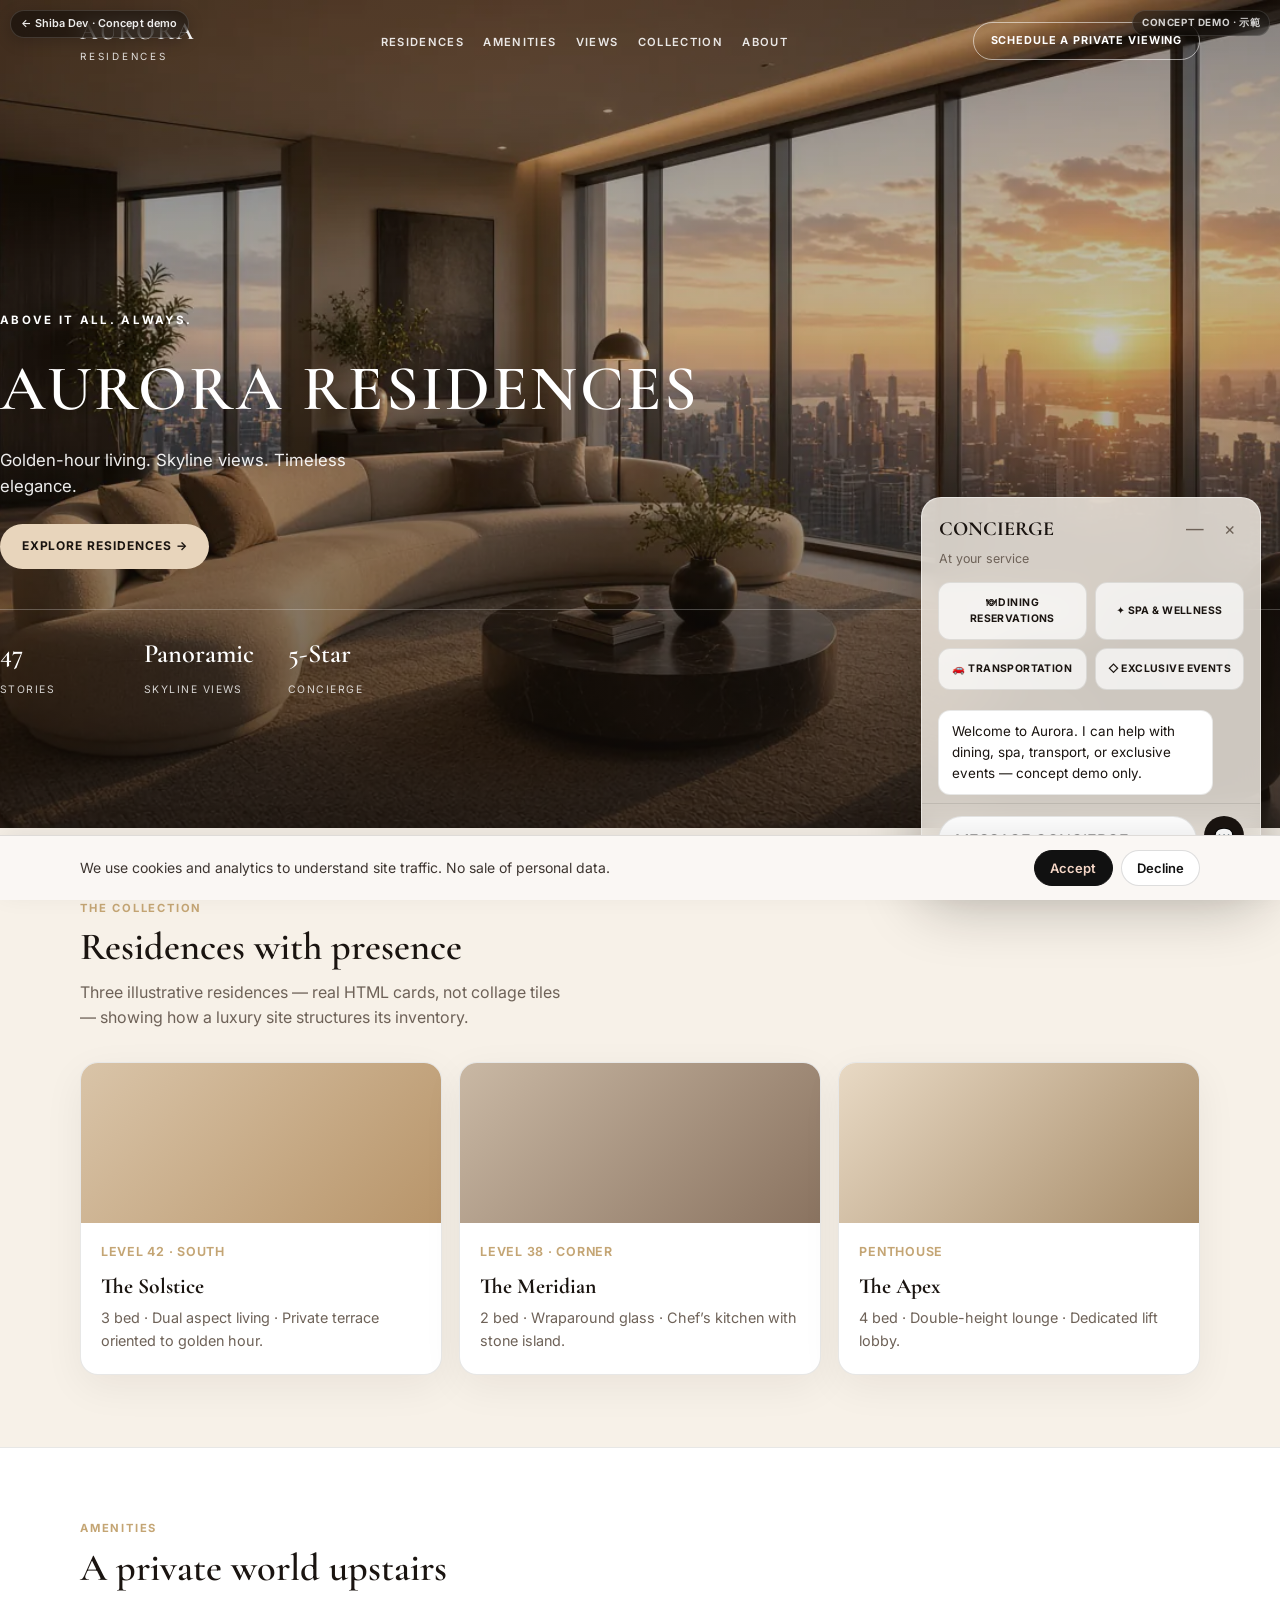
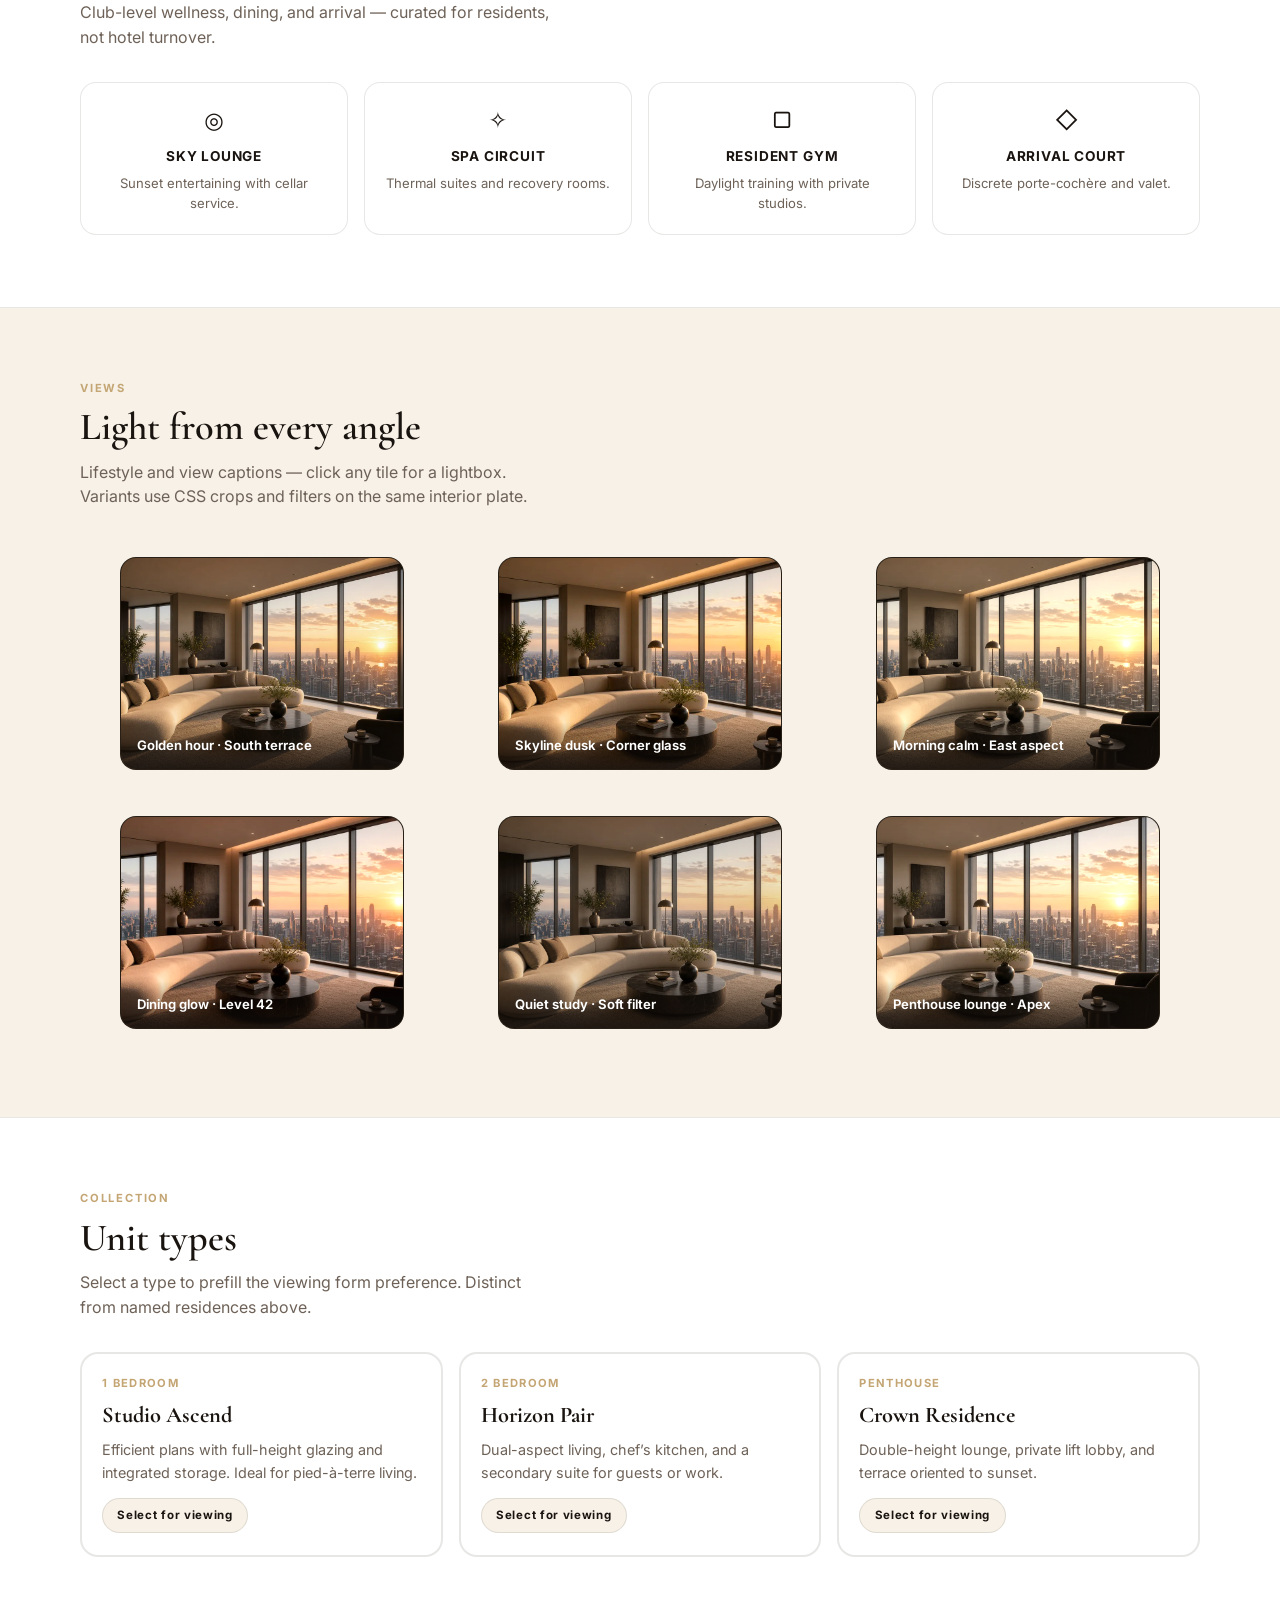
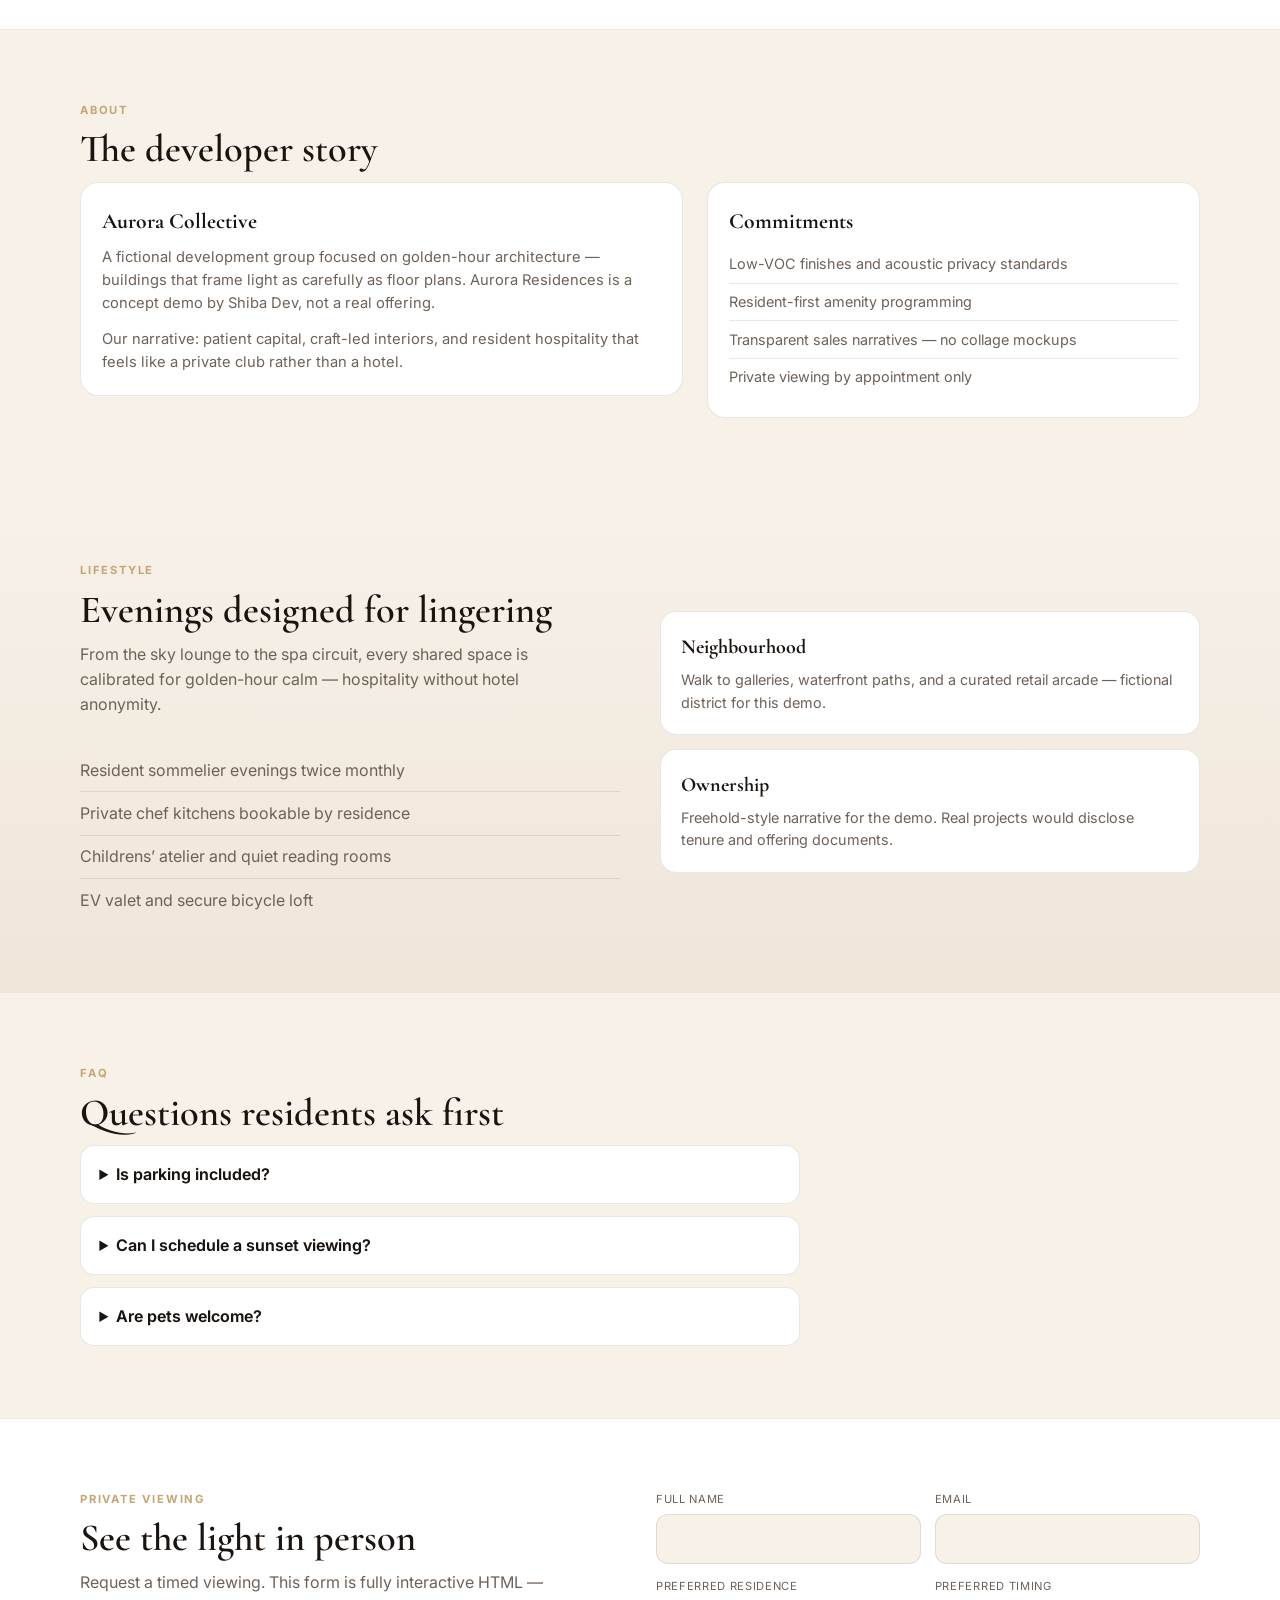
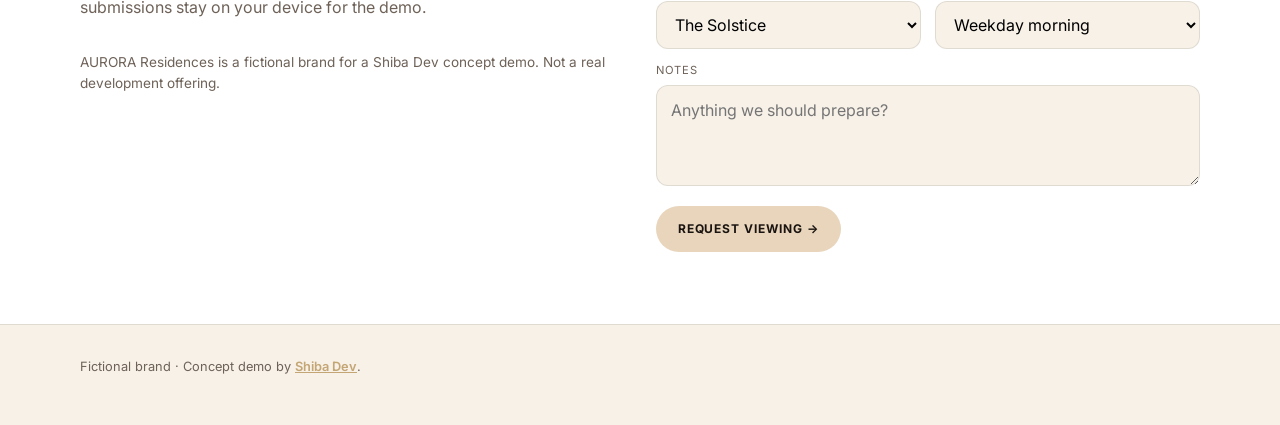
<file: demos/aurora/index.html>
<!DOCTYPE html>
<html lang="en">
<head>
  <meta charset="utf-8" />
  <meta name="viewport" content="width=device-width, initial-scale=1" />
  <title>AURORA Residences — Golden-hour living</title>
  <meta name="description" content="AURORA Residences fictional luxury concept demo by Shiba Dev." />
  <meta name="robots" content="noindex,follow" />
  <meta name="theme-color" content="#1A1410" />
  <link rel="icon" href="/assets/shiba-favicon.webp" type="image/webp" />
  <link rel="alternate icon" href="/assets/shiba-favicon.png" type="image/png" />
  <link rel="preconnect" href="https://fonts.googleapis.com" />
  <link rel="preconnect" href="https://fonts.gstatic.com" crossorigin />
  <link href="https://fonts.googleapis.com/css2?family=Cormorant+Garamond:wght@500;600;700&family=Inter:wght@400;500;600;700&display=swap" rel="stylesheet" />
  <link rel="stylesheet" href="/demos/shared/demo.css?v=polish3" />
  <style>
    :root {
      --ink: #1A1410; --cream: #F7F1E8; --champagne: #E8D5BC; --gold: #C4A574;
      --muted: #6E6258; --line: rgba(26,20,16,0.1);
      --serif: "Cormorant Garamond", Georgia, serif; --sans: Inter, system-ui, sans-serif;
    }
    body { font-family: var(--sans); background: var(--cream); color: var(--ink); line-height: 1.55; }
    .wrap { width: min(1120px, 100% - 2.5rem); margin-inline: auto; }

    .au-nav {
      position: absolute; top: 0; left: 0; right: 0; z-index: 50;
      padding: 1.15rem 0;
    }
    .au-nav-inner { display: flex; align-items: center; gap: 1.25rem; color: #fff; }
    .au-logo { text-decoration: none; color: #fff; line-height: 1.1; }
    .au-logo strong { display: block; font-family: var(--serif); font-size: 1.55rem; font-weight: 600; letter-spacing: 0.08em; }
    .au-logo span { font-size: 0.62rem; letter-spacing: 0.28em; opacity: 0.85; }
    .au-links { display: flex; gap: 1.2rem; list-style: none; margin: 0 auto; padding: 0; }
    .au-links a { text-decoration: none; color: rgba(255,255,255,0.88); font-size: 0.7rem; font-weight: 600; letter-spacing: 0.12em; }
    .au-cta {
      display: inline-flex; padding: 0.6rem 1.05rem; border: 1px solid rgba(255,255,255,0.55);
      border-radius: 999px; font-size: 0.68rem; font-weight: 700; letter-spacing: 0.08em;
      text-decoration: none; color: #fff; white-space: nowrap;
    }
    .au-cta:hover { background: rgba(255,255,255,0.12); }
    .au-menu { display: none; background: transparent; border: 1px solid rgba(255,255,255,0.4); color: #fff; width: 40px; height: 40px; border-radius: 50%; cursor: pointer; }

    .au-hero {
      position: relative; min-height: min(92vh, 860px);
      display: flex; align-items: flex-end; color: #fff;
      overflow: hidden;
    }
    .au-hero-bg {
      position: absolute; inset: 0; z-index: 0;
    }
    .au-hero-bg img { width: 100%; height: 100%; object-fit: cover; }
    .au-hero-bg::after {
      content: ""; position: absolute; inset: 0;
      background: linear-gradient(180deg, rgba(20,14,10,0.35) 0%, rgba(20,14,10,0.25) 40%, rgba(20,14,10,0.72) 100%);
    }
    .au-hero-inner { position: relative; z-index: 1; padding: 0 0 3.5rem; width: 100%; }
    .au-hero .eyebrow { margin: 0 0 0.6rem; font-size: 0.72rem; font-weight: 700; letter-spacing: 0.2em; }
    .au-hero h1 { margin: 0 0 0.55rem; font-family: var(--serif); font-size: clamp(2.6rem, 5.5vw, 4rem); font-weight: 600; letter-spacing: 0.04em; }
    .au-hero .lede { margin: 0 0 1.5rem; font-size: 1.05rem; opacity: 0.92; max-width: 36ch; }
    .btn-champ {
      display: inline-flex; align-items: center; gap: 0.4rem;
      padding: 0.85rem 1.35rem; border-radius: 999px; border: none; cursor: pointer;
      background: var(--champagne); color: var(--ink);
      font-size: 0.75rem; font-weight: 700; letter-spacing: 0.08em; text-decoration: none;
    }
    .btn-champ:hover { filter: brightness(1.04); }
    .au-stats {
      display: flex; flex-wrap: wrap; gap: 1.5rem; margin-top: 2.5rem;
      padding-top: 1.5rem; border-top: 1px solid rgba(255,255,255,0.25);
    }
    .au-stats div { min-width: 120px; }
    .au-stats strong { display: block; font-family: var(--serif); font-size: 1.65rem; font-weight: 600; }
    .au-stats span { font-size: 0.65rem; letter-spacing: 0.14em; text-transform: uppercase; opacity: 0.8; }

    section { padding: 4.5rem 0; }
    .sec-eyebrow { margin: 0 0 0.5rem; font-size: 0.7rem; font-weight: 700; letter-spacing: 0.16em; color: var(--gold); text-transform: uppercase; }
    .sec-h { margin: 0 0 0.65rem; font-family: var(--serif); font-size: clamp(1.85rem, 3vw, 2.5rem); font-weight: 600; line-height: 1.15; }
    .sec-p { margin: 0 0 2rem; color: var(--muted); max-width: 48ch; }

    .res-grid { display: grid; grid-template-columns: repeat(3, 1fr); gap: 1.1rem; }
    .res-card {
      background: #fff; border: 1px solid var(--line); border-radius: 18px; overflow: hidden;
      box-shadow: 0 12px 40px rgba(26,20,16,0.06);
    }
    .res-card .swatch { height: 160px; background: linear-gradient(135deg, #D9C4A8, #B8956A); }
    .res-card:nth-child(2) .swatch { background: linear-gradient(135deg, #C9B8A4, #8A7360); }
    .res-card:nth-child(3) .swatch { background: linear-gradient(135deg, #E8D9C4, #A68B68); }
    .res-body { padding: 1.2rem 1.25rem 1.4rem; }
    .res-body h3 { margin: 0 0 0.25rem; font-family: var(--serif); font-size: 1.35rem; }
    .res-body .meta { margin: 0 0 0.55rem; font-size: 0.78rem; letter-spacing: 0.06em; color: var(--gold); font-weight: 650; }
    .res-body p { margin: 0; color: var(--muted); font-size: 0.9rem; }

    .amen-grid { display: grid; grid-template-columns: repeat(4, 1fr); gap: 1rem; }
    .amen {
      background: #fff; border: 1px solid var(--line); border-radius: 16px; padding: 1.25rem;
      text-align: center;
    }
    .amen .ico { font-size: 1.4rem; margin-bottom: 0.55rem; }
    .amen h3 { margin: 0 0 0.35rem; font-size: 0.85rem; letter-spacing: 0.06em; }
    .amen p { margin: 0; font-size: 0.82rem; color: var(--muted); }

    #viewing { background: #fff; border-top: 1px solid var(--line); }
    .view-grid { display: grid; grid-template-columns: 1fr 1fr; gap: 2rem; align-items: start; }
    .field { margin-bottom: 0.85rem; }
    .field label { display: block; font-size: 0.7rem; letter-spacing: 0.06em; text-transform: uppercase; color: var(--muted); margin-bottom: 0.35rem; }
    .field input, .field select, .field textarea {
      width: 100%; padding: 0.75rem 0.9rem; border-radius: 12px; border: 1px solid var(--line); background: var(--cream);
    }
    .field input:focus, .field select:focus, .field textarea:focus { outline: none; border-color: var(--gold); box-shadow: 0 0 0 3px rgba(196,165,116,0.2); }
    .form-row { display: grid; grid-template-columns: 1fr 1fr; gap: 0.85rem; }
    .form-error { color: #B42318; font-size: 0.85rem; }
    .form-success { display: none; text-align: center; padding: 1.5rem; }
    form.is-done .form-fields { display: none; }
    form.is-done .form-success { display: block; }
    .form-success h3 { font-family: var(--serif); font-size: 1.6rem; margin: 0 0 0.4rem; }

    .au-footer { padding: 2rem 0 3rem; font-size: 0.8rem; color: var(--muted); border-top: 1px solid var(--line); }
    .au-footer a { color: var(--gold); font-weight: 600; }

    /* Concierge widget */
    .au-concierge {
      position: fixed; right: 1.2rem; bottom: 1.2rem; z-index: 200;
      width: min(340px, calc(100vw - 1.5rem));
      background: rgba(247,241,232,0.82); backdrop-filter: blur(18px);
      border: 1px solid rgba(255,255,255,0.5); border-radius: 20px;
      box-shadow: 0 24px 60px rgba(26,20,16,0.28); overflow: hidden;
      max-height: min(560px, calc(100vh - 5rem)); display: flex; flex-direction: column;
    }
    .au-concierge.is-collapsed .au-tiles, .au-concierge.is-collapsed .au-chat-body,
    .au-concierge.is-collapsed .au-chat-intents, .au-concierge.is-collapsed .au-chat-form { display: none; }
    .au-concierge.is-hidden { display: none; }
    .au-c-head { display: flex; align-items: flex-start; padding: 1rem 1.1rem 0.75rem; gap: 0.5rem; }
    .au-c-head strong { display: block; font-family: var(--serif); font-size: 1.25rem; }
    .au-c-head span { font-size: 0.78rem; color: var(--muted); }
    .au-c-head .spacer { margin-left: auto; }
    .au-c-head button { border: none; background: transparent; cursor: pointer; color: var(--muted); font-size: 1.1rem; }
    .au-tiles { display: grid; grid-template-columns: 1fr 1fr; gap: 0.5rem; padding: 0 1rem 0.75rem; }
    .au-tiles button {
      border: 1px solid var(--line); background: rgba(255,255,255,0.7); border-radius: 12px;
      padding: 0.75rem 0.55rem; font-size: 0.65rem; font-weight: 700; letter-spacing: 0.04em;
      cursor: pointer; color: var(--ink); text-align: center;
    }
    .au-tiles button:hover { background: #fff; border-color: var(--gold); }
    .au-chat-body { padding: 0.5rem 1rem; overflow-y: auto; min-height: 100px; max-height: 160px; display: flex; flex-direction: column; gap: 0.45rem; }
    .bubble { max-width: 90%; padding: 0.65rem 0.8rem; border-radius: 12px; font-size: 0.84rem; }
    .bubble-bot { align-self: flex-start; background: #fff; border: 1px solid var(--line); }
    .bubble-user { align-self: flex-end; background: var(--champagne); }
    .bubble-typing { align-self: flex-start; background: #fff; color: var(--muted); border: 1px solid var(--line); }
    .au-chat-intents { display: none; }
    .au-chat-form { display: flex; gap: 0.4rem; padding: 0.75rem 1rem 1rem; border-top: 1px solid var(--line); }
    .au-chat-form input {
      flex: 1; border: 1px solid var(--line); border-radius: 999px; padding: 0.65rem 1rem; background: #fff;
    }
    .au-chat-form button {
      width: 40px; height: 40px; border-radius: 50%; border: none; background: var(--ink); color: #fff; cursor: pointer;
    }

    @media (max-width: 960px) {
      #lifestyle .wrap { grid-template-columns: 1fr !important; }
      .res-grid { grid-template-columns: 1fr 1fr; }
      .amen-grid { grid-template-columns: 1fr 1fr; }
      .view-grid { grid-template-columns: 1fr; }
      .au-links { display: none; }
      .au-links.is-open {
        display: flex; flex-direction: column; position: absolute; top: 100%; left: 0; right: 0;
        background: rgba(20,14,10,0.95); padding: 1rem 1.25rem; gap: 0.75rem;
      }
      .au-menu { display: inline-grid; place-items: center; margin-left: auto; }
      .au-cta { display: none; }
      .form-row { grid-template-columns: 1fr; }
    }

    .views-grid { display: grid; grid-template-columns: repeat(3, 1fr); gap: 0.85rem; }
    .view-tile {
      position: relative; border-radius: 16px; overflow: hidden; cursor: pointer;
      aspect-ratio: 4/3; border: 1px solid var(--line); background: #2a2118;
    }
    .view-tile img { width: 100%; height: 100%; object-fit: cover; display: block; }
    .view-tile:nth-child(2) img { filter: saturate(1.15) contrast(1.05); object-position: 30% 40%; transform: scale(1.12); }
    .view-tile:nth-child(3) img { filter: sepia(0.25) brightness(1.05); object-position: 70% 30%; transform: scale(1.08); }
    .view-tile:nth-child(4) img { filter: hue-rotate(-8deg) contrast(1.1); object-position: center 60%; transform: scale(1.15); }
    .view-tile:nth-child(5) img { filter: grayscale(0.15) brightness(0.95); object-position: 20% 50%; transform: scale(1.1); }
    .view-tile:nth-child(6) img { filter: saturate(0.85) brightness(1.08); object-position: 80% 20%; transform: scale(1.12); }
    .view-tile figcaption {
      position: absolute; left: 0; right: 0; bottom: 0; padding: 0.85rem 1rem;
      background: linear-gradient(transparent, rgba(20,14,10,0.78)); color: #fff;
      font-size: 0.82rem; font-weight: 650;
    }
    .coll-grid { display: grid; grid-template-columns: repeat(3, 1fr); gap: 1rem; }
    .coll-card {
      background: #fff; border: 2px solid var(--line); border-radius: 18px; padding: 1.35rem 1.25rem;
      cursor: pointer; transition: border-color 0.2s, transform 0.2s;
    }
    .coll-card:hover, .coll-card.is-selected { border-color: var(--gold); transform: translateY(-2px); }
    .coll-card .type { font-size: 0.7rem; font-weight: 700; letter-spacing: 0.12em; color: var(--gold); margin-bottom: 0.35rem; }
    .coll-card h3 { margin: 0 0 0.4rem; font-family: var(--serif); font-size: 1.4rem; }
    .coll-card p { margin: 0 0 0.85rem; color: var(--muted); font-size: 0.9rem; }
    .coll-card .select-btn {
      display: inline-flex; padding: 0.5rem 0.9rem; border-radius: 999px; border: 1px solid var(--line);
      background: var(--cream); font-size: 0.72rem; font-weight: 700; letter-spacing: 0.06em; cursor: pointer;
    }
    .coll-card.is-selected .select-btn { background: var(--champagne); border-color: var(--gold); }
    .about-dev {
      display: grid; grid-template-columns: 1.1fr 0.9fr; gap: 1.5rem; align-items: start;
    }
    .about-dev .card {
      background: #fff; border: 1px solid var(--line); border-radius: 18px; padding: 1.35rem 1.3rem;
    }
    #residences, #amenities, #views, #collection, #about, #viewing { scroll-margin-top: 1rem; }
    .au-lightbox {
      position: fixed; inset: 0; z-index: 10060; display: none; place-items: center;
      background: rgba(0,0,0,0.82); padding: 1.25rem;
    }
    .au-lightbox.is-open { display: grid; }
    .au-lightbox img { max-width: min(900px, 100%); max-height: 80vh; border-radius: 12px; object-fit: contain; }
    .au-lightbox button {
      position: absolute; top: 1rem; right: 1rem; border: none; background: rgba(255,255,255,0.15);
      color: #fff; width: 42px; height: 42px; border-radius: 50%; font-size: 1.4rem; cursor: pointer;
    }
    @media (max-width: 960px) {
      .views-grid, .coll-grid, .about-dev { grid-template-columns: 1fr 1fr; }
    }
    @media (max-width: 640px) {
      .views-grid, .coll-grid, .about-dev { grid-template-columns: 1fr; }
    }
    @media (max-width: 640px) {
      .res-grid, .amen-grid { grid-template-columns: 1fr; }
    }
  
    /* --- mobile polish --- */
    html, body { overflow-x: hidden; max-width: 100%; }
    img { max-width: 100%; height: auto; }
    input, select, textarea { width: 100%; max-width: 100%; box-sizing: border-box; }
    @media (max-width: 768px) {
      [data-nav-toggle], .lm-nav-toggle, .vx-menu, .au-menu, .lu-menu, .nx-menu, #sidebar-toggle, .mobile-bar {
        min-width: 44px; min-height: 44px;
      }
      [data-nav-links] a, .lm-nav-links a, .vx-links a, .au-links a, .lu-links a, .nx-links a {
        display: flex; align-items: center; min-height: 44px; padding: 0.55rem 0.25rem;
      }
      .form-row { grid-template-columns: 1fr !important; }
    }
    @media (max-width: 640px) {
      #demo-chat, .lm-chat, .vx-ai, .au-concierge, .ai-rep, .helper {
        left: 0.5rem; right: 0.5rem; bottom: max(0.5rem, env(safe-area-inset-bottom));
        width: auto; max-width: none;
        max-height: min(68vh, 520px);
      }
      .lm-chat-body, .vx-ai-body, .au-chat-body, .ai-body, .h-body {
        max-height: min(36vh, 220px);
      }
      .au-lightbox { padding: 0.75rem; }
      .au-lightbox button, .demo-modal-close {
        width: 44px; height: 44px;
      }
      .au-lightbox img { max-height: 75vh; width: 100%; object-fit: contain; }
    }
    @media (max-width: 480px) {
      .wrap { width: min(1120px, 100% - 1.25rem) !important; }
      section { padding-block: clamp(2rem, 8vw, 3rem); }
    }

  </style>
</head>
<body>
  <a class="skip-link" href="#main">Skip to content</a>
  <a class="shiba-escape" href="/">← Shiba Dev · Concept demo</a>
  <span class="demo-concept-tag">Concept demo · 示範</span>

  <header class="au-nav">
    <div class="wrap au-nav-inner">
      <a class="au-logo" href="#top" id="top"><strong>AURORA</strong><span>RESIDENCES</span></a>
      <button class="au-menu" type="button" data-nav-toggle aria-label="Menu">☰</button>
      <ul class="au-links" data-nav-links>
        <li><a href="#residences">RESIDENCES</a></li>
        <li><a href="#amenities">AMENITIES</a></li>
        <li><a href="#views">VIEWS</a></li>
        <li><a href="#collection">COLLECTION</a></li>
        <li><a href="#about">ABOUT</a></li>
      </ul>
      <a class="au-cta" href="#viewing">SCHEDULE A PRIVATE VIEWING</a>
    </div>
  </header>

  <main id="main">
    <section class="au-hero">
      <div class="au-hero-bg" aria-hidden="true">
        <picture><source srcset="/assets/photos/aurora-interior.webp" type="image/webp" /><img src="/assets/photos/aurora-interior.jpg" alt="" width="1600" height="1000" /></picture>
      </div>
      <div class="wrap au-hero-inner">
        <p class="eyebrow">ABOVE IT ALL. ALWAYS.</p>
        <h1>AURORA RESIDENCES</h1>
        <p class="lede">Golden-hour living. Skyline views. Timeless elegance.</p>
        <a class="btn-champ" href="#residences">EXPLORE RESIDENCES →</a>
        <div class="au-stats">
          <div><strong>47</strong><span>Stories</span></div>
          <div><strong>Panoramic</strong><span>Skyline views</span></div>
          <div><strong>5-Star</strong><span>Concierge</span></div>
        </div>
      </div>
    </section>

    <section id="residences">
      <div class="wrap">
        <p class="sec-eyebrow">THE COLLECTION</p>
        <h2 class="sec-h">Residences with presence</h2>
        <p class="sec-p">Three illustrative residences — real HTML cards, not collage tiles — showing how a luxury site structures its inventory.</p>
        <div class="res-grid">
          <article class="res-card">
            <div class="swatch" aria-hidden="true"></div>
            <div class="res-body">
              <p class="meta">LEVEL 42 · SOUTH</p>
              <h3>The Solstice</h3>
              <p>3 bed · Dual aspect living · Private terrace oriented to golden hour.</p>
            </div>
          </article>
          <article class="res-card">
            <div class="swatch" aria-hidden="true"></div>
            <div class="res-body">
              <p class="meta">LEVEL 38 · CORNER</p>
              <h3>The Meridian</h3>
              <p>2 bed · Wraparound glass · Chef’s kitchen with stone island.</p>
            </div>
          </article>
          <article class="res-card">
            <div class="swatch" aria-hidden="true"></div>
            <div class="res-body">
              <p class="meta">PENTHOUSE</p>
              <h3>The Apex</h3>
              <p>4 bed · Double-height lounge · Dedicated lift lobby.</p>
            </div>
          </article>
        </div>
      </div>
    </section>

    <section id="amenities" style="background:#fff;border-top:1px solid var(--line);border-bottom:1px solid var(--line)">
      <div class="wrap">
        <p class="sec-eyebrow">AMENITIES</p>
        <h2 class="sec-h">A private world upstairs</h2>
        <p class="sec-p">Club-level wellness, dining, and arrival — curated for residents, not hotel turnover.</p>
        <div class="amen-grid">
          <article class="amen"><div class="ico" aria-hidden="true">◎</div><h3>SKY LOUNGE</h3><p>Sunset entertaining with cellar service.</p></article>
          <article class="amen"><div class="ico" aria-hidden="true">✧</div><h3>SPA CIRCUIT</h3><p>Thermal suites and recovery rooms.</p></article>
          <article class="amen"><div class="ico" aria-hidden="true">▢</div><h3>RESIDENT GYM</h3><p>Daylight training with private studios.</p></article>
          <article class="amen"><div class="ico" aria-hidden="true">◇</div><h3>ARRIVAL COURT</h3><p>Discrete porte-cochère and valet.</p></article>
        </div>
      </div>
    </section>

    

    <section id="views">
      <div class="wrap">
        <p class="sec-eyebrow">VIEWS</p>
        <h2 class="sec-h">Light from every angle</h2>
        <p class="sec-p">Lifestyle and view captions — click any tile for a lightbox. Variants use CSS crops and filters on the same interior plate.</p>
        <div class="views-grid">
          <figure class="view-tile" data-caption="Golden hour · South terrace" tabindex="0" role="button">
            <picture><source srcset="/assets/photos/aurora-interior.webp" type="image/webp" /><img src="/assets/photos/aurora-interior.jpg" alt="Golden hour living room view" width="640" height="480" /></picture>
            <figcaption>Golden hour · South terrace</figcaption>
          </figure>
          <figure class="view-tile" data-caption="Skyline dusk · Corner glass" tabindex="0" role="button">
            <picture><source srcset="/assets/photos/aurora-interior.webp" type="image/webp" /><img src="/assets/photos/aurora-interior.jpg" alt="Skyline dusk corner view" width="640" height="480" /></picture>
            <figcaption>Skyline dusk · Corner glass</figcaption>
          </figure>
          <figure class="view-tile" data-caption="Morning calm · East aspect" tabindex="0" role="button">
            <picture><source srcset="/assets/photos/aurora-interior.webp" type="image/webp" /><img src="/assets/photos/aurora-interior.jpg" alt="Morning east aspect" width="640" height="480" /></picture>
            <figcaption>Morning calm · East aspect</figcaption>
          </figure>
          <figure class="view-tile" data-caption="Dining glow · Level 42" tabindex="0" role="button">
            <picture><source srcset="/assets/photos/aurora-interior.webp" type="image/webp" /><img src="/assets/photos/aurora-interior.jpg" alt="Dining glow view" width="640" height="480" /></picture>
            <figcaption>Dining glow · Level 42</figcaption>
          </figure>
          <figure class="view-tile" data-caption="Quiet study · Soft filter" tabindex="0" role="button">
            <picture><source srcset="/assets/photos/aurora-interior.webp" type="image/webp" /><img src="/assets/photos/aurora-interior.jpg" alt="Quiet study view" width="640" height="480" /></picture>
            <figcaption>Quiet study · Soft filter</figcaption>
          </figure>
          <figure class="view-tile" data-caption="Penthouse lounge · Apex" tabindex="0" role="button">
            <picture><source srcset="/assets/photos/aurora-interior.webp" type="image/webp" /><img src="/assets/photos/aurora-interior.jpg" alt="Penthouse lounge view" width="640" height="480" /></picture>
            <figcaption>Penthouse lounge · Apex</figcaption>
          </figure>
        </div>
      </div>
    </section>

    <section id="collection" style="background:#fff;border-top:1px solid var(--line);border-bottom:1px solid var(--line)">
      <div class="wrap">
        <p class="sec-eyebrow">COLLECTION</p>
        <h2 class="sec-h">Unit types</h2>
        <p class="sec-p">Select a type to prefill the viewing form preference. Distinct from named residences above.</p>
        <div class="coll-grid">
          <article class="coll-card" data-unit="1 Bedroom" tabindex="0" role="button">
            <div class="type">1 BEDROOM</div>
            <h3>Studio Ascend</h3>
            <p>Efficient plans with full-height glazing and integrated storage. Ideal for pied-à-terre living.</p>
            <span class="select-btn">Select for viewing</span>
          </article>
          <article class="coll-card" data-unit="2 Bedroom" tabindex="0" role="button">
            <div class="type">2 BEDROOM</div>
            <h3>Horizon Pair</h3>
            <p>Dual-aspect living, chef’s kitchen, and a secondary suite for guests or work.</p>
            <span class="select-btn">Select for viewing</span>
          </article>
          <article class="coll-card" data-unit="Penthouse" tabindex="0" role="button">
            <div class="type">PENTHOUSE</div>
            <h3>Crown Residence</h3>
            <p>Double-height lounge, private lift lobby, and terrace oriented to sunset.</p>
            <span class="select-btn">Select for viewing</span>
          </article>
        </div>
      </div>
    </section>

    <section id="about">
      <div class="wrap">
        <p class="sec-eyebrow">ABOUT</p>
        <h2 class="sec-h">The developer story</h2>
        <div class="about-dev">
          <div class="card">
            <h3 style="margin:0 0 0.5rem;font-family:var(--serif);font-size:1.35rem">Aurora Collective</h3>
            <p style="margin:0;color:var(--muted);font-size:0.92rem">A fictional development group focused on golden-hour architecture — buildings that frame light as carefully as floor plans. Aurora Residences is a concept demo by Shiba Dev, not a real offering.</p>
            <p style="margin:0.85rem 0 0;color:var(--muted);font-size:0.92rem">Our narrative: patient capital, craft-led interiors, and resident hospitality that feels like a private club rather than a hotel.</p>
          </div>
          <div class="card">
            <h3 style="margin:0 0 0.5rem;font-family:var(--serif);font-size:1.35rem">Commitments</h3>
            <ul style="margin:0;padding:0;list-style:none;color:var(--muted);font-size:0.9rem">
              <li style="padding:0.45rem 0;border-bottom:1px solid var(--line)">Low-VOC finishes and acoustic privacy standards</li>
              <li style="padding:0.45rem 0;border-bottom:1px solid var(--line)">Resident-first amenity programming</li>
              <li style="padding:0.45rem 0;border-bottom:1px solid var(--line)">Transparent sales narratives — no collage mockups</li>
              <li style="padding:0.45rem 0">Private viewing by appointment only</li>
            </ul>
          </div>
        </div>
      </div>
    </section>

    <section id="lifestyle" style="background:linear-gradient(180deg,#F7F1E8,#EFE6DA)">
      <div class="wrap" style="display:grid;grid-template-columns:1fr 1fr;gap:2.5rem;align-items:center">
        <div>
          <p class="sec-eyebrow">LIFESTYLE</p>
          <h2 class="sec-h">Evenings designed for lingering</h2>
          <p class="sec-p">From the sky lounge to the spa circuit, every shared space is calibrated for golden-hour calm — hospitality without hotel anonymity.</p>
          <ul style="margin:0;padding:0;list-style:none;color:var(--muted)">
            <li style="padding:0.55rem 0;border-bottom:1px solid var(--line)">Resident sommelier evenings twice monthly</li>
            <li style="padding:0.55rem 0;border-bottom:1px solid var(--line)">Private chef kitchens bookable by residence</li>
            <li style="padding:0.55rem 0;border-bottom:1px solid var(--line)">Childrens’ atelier and quiet reading rooms</li>
            <li style="padding:0.55rem 0">EV valet and secure bicycle loft</li>
          </ul>
        </div>
        <div style="display:grid;gap:0.85rem">
          <div style="background:#fff;border:1px solid var(--line);border-radius:16px;padding:1.25rem">
            <strong style="font-family:var(--serif);font-size:1.25rem">Neighbourhood</strong>
            <p style="margin:0.4rem 0 0;color:var(--muted);font-size:0.9rem">Walk to galleries, waterfront paths, and a curated retail arcade — fictional district for this demo.</p>
          </div>
          <div style="background:#fff;border:1px solid var(--line);border-radius:16px;padding:1.25rem">
            <strong style="font-family:var(--serif);font-size:1.25rem">Ownership</strong>
            <p style="margin:0.4rem 0 0;color:var(--muted);font-size:0.9rem">Freehold-style narrative for the demo. Real projects would disclose tenure and offering documents.</p>
          </div>
        </div>
      </div>
    </section>

    <section id="faq">
      <div class="wrap">
        <p class="sec-eyebrow">FAQ</p>
        <h2 class="sec-h">Questions residents ask first</h2>
        <div style="display:grid;gap:0.75rem;max-width:720px">
          <details style="background:#fff;border:1px solid var(--line);border-radius:14px;padding:1rem 1.15rem">
            <summary style="cursor:pointer;font-weight:650">Is parking included?</summary>
            <p style="margin:0.65rem 0 0;color:var(--muted);font-size:0.9rem">Illustrative answer: one allocated bay per residence, with EV-ready options on request.</p>
          </details>
          <details style="background:#fff;border:1px solid var(--line);border-radius:14px;padding:1rem 1.15rem">
            <summary style="cursor:pointer;font-weight:650">Can I schedule a sunset viewing?</summary>
            <p style="margin:0.65rem 0 0;color:var(--muted);font-size:0.9rem">Yes — use the Private Viewing form. Weekend golden-hour slots are limited in this demo narrative.</p>
          </details>
          <details style="background:#fff;border:1px solid var(--line);border-radius:14px;padding:1rem 1.15rem">
            <summary style="cursor:pointer;font-weight:650">Are pets welcome?</summary>
            <p style="margin:0.65rem 0 0;color:var(--muted);font-size:0.9rem">Pet-friendly residences with a rooftop relief lawn — fictional policy for the concept.</p>
          </details>
        </div>
      </div>
    </section>

    <section id="viewing">
      <div class="wrap view-grid">
        <div>
          <p class="sec-eyebrow">PRIVATE VIEWING</p>
          <h2 class="sec-h">See the light in person</h2>
          <p class="sec-p">Request a timed viewing. This form is fully interactive HTML — submissions stay on your device for the demo.</p>
          <p style="font-size:0.85rem;color:var(--muted)">AURORA Residences is a fictional brand for a Shiba Dev concept demo. Not a real development offering.</p>
        </div>
        <form id="aurora-view" novalidate>
          <div class="form-fields">
            <div class="form-row">
              <div class="field"><label for="au-name">Full name</label><input id="au-name" name="name" required autocomplete="name" /></div>
              <div class="field"><label for="au-email">Email</label><input id="au-email" name="email" type="email" required autocomplete="email" /></div>
            </div>
            <div class="form-row">
              <div class="field"><label for="au-pref">Preferred residence</label>
                <select id="au-pref" name="residence"><option>The Solstice</option><option>The Meridian</option><option>The Apex</option><option value="1 Bedroom">1 Bedroom · Studio Ascend</option><option value="2 Bedroom">2 Bedroom · Horizon Pair</option><option value="Penthouse">Penthouse · Crown Residence</option><option>Open to options</option></select>
              </div>
              <div class="field"><label for="au-when">Preferred timing</label>
                <select id="au-when" name="when"><option>Weekday morning</option><option>Weekday evening</option><option>Weekend</option></select>
              </div>
            </div>
            <div class="field"><label for="au-msg">Notes</label><textarea id="au-msg" name="message" rows="3" placeholder="Anything we should prepare?"></textarea></div>
            <p class="form-error" data-form-error hidden></p>
            <button class="btn-champ" type="submit">REQUEST VIEWING →</button>
          </div>
          <div class="form-success" data-form-success>
            <h3>Request received</h3>
            <p style="color:var(--muted)">Thanks — this concept demo confirms locally. A real sales gallery would follow up privately.</p>
            <button type="button" class="btn-champ" data-form-again style="margin-top:1rem">Send another</button>
          </div>
        </form>
      </div>
    </section>
  </main>

  <footer class="au-footer"><div class="wrap">Fictional brand · Concept demo by <a href="/">Shiba Dev</a>.</div></footer>

  <aside class="au-concierge" id="demo-chat" aria-label="Aurora Concierge">
    <div class="au-c-head">
      <div><strong>CONCIERGE</strong><span>At your service</span></div>
      <span class="spacer"></span>
      <button type="button" data-chat-toggle title="Minimise">—</button>
      <button type="button" data-chat-close title="Close">×</button>
    </div>
    <div class="au-tiles" data-chat-intents></div>
    <div class="au-chat-body" data-chat-body></div>
    <form class="au-chat-form" data-chat-form>
      <input data-chat-input type="text" placeholder="MESSAGE CONCIERGE" aria-label="Message concierge" autocomplete="off" />
      <button type="submit" aria-label="Send">💬</button>
    </form>
  </aside>

  <script src="/demos/shared/demo.js?v=polish3"></script>
  <script>
    (function () {
      var t = document.querySelector("[data-nav-toggle]");
      var l = document.querySelector("[data-nav-links]");
      if (t && l) {
        t.addEventListener("click", function () { l.classList.toggle("is-open"); });
        l.querySelectorAll("a").forEach(function (a) { a.addEventListener("click", function () { l.classList.remove("is-open"); }); });
      }
      ShibaDemo.initChat({
        id: "demo-chat",
        greet: "Welcome to Aurora. I can help with dining, spa, transport, or exclusive events — concept demo only.",
        intents: [
          { label: "🍽 DINING RESERVATIONS", user: "Dining reservations", reply: "Our sky lounge partners accept resident bookings from 18:00. Prefer a date and party size?" },
          { label: "✦ SPA & WELLNESS", user: "Spa & wellness", reply: "The spa circuit includes thermal suites and recovery rooms. Shall I note a morning or evening preference?" },
          { label: "🚗 TRANSPORTATION", user: "Transportation", reply: "Valet and private car can meet you at the arrival court. Share your flight or appointment time." },
          { label: "◇ EXCLUSIVE EVENTS", user: "Exclusive events", reply: "Residents receive invites to rooftop tastings and private viewings. I can add you to the interest list." }
        ],
        replies: {
          view: "Use Schedule a Private Viewing below — submissions stay on your device in this demo.",
          resid: "Explore The Solstice, The Meridian, and The Apex in the Residences section.",
          price: "This concept demo does not publish pricing. A real gallery would share privately."
        },
        defaultReply: "Noted — a real concierge would continue from here. This is a Shiba Dev concept demo."
      });
      ShibaDemo.bindForm("aurora-view", {
        required: ["name", "email"],
        emailField: "email",
        toastMsg: "Viewing request noted (demo)"
      });

      var lb = document.getElementById("au-lightbox");
      var lbImg = lb.querySelector("img");
      function openLb(src, alt) {
        lbImg.src = src; lbImg.alt = alt || "";
        lb.hidden = false; lb.classList.add("is-open");
      }
      function closeLb() {
        lb.classList.remove("is-open"); lb.hidden = true; lbImg.src = "";
      }
      lb.querySelector("button").addEventListener("click", closeLb);
      lb.addEventListener("click", function (e) { if (e.target === lb) closeLb(); });
      document.addEventListener("keydown", function (e) { if (e.key === "Escape") closeLb(); });
      document.querySelectorAll(".view-tile").forEach(function (tile) {
        function open() {
          var img = tile.querySelector("img");
          openLb(img.src, tile.getAttribute("data-caption"));
        }
        tile.addEventListener("click", open);
        tile.addEventListener("keydown", function (e) {
          if (e.key === "Enter" || e.key === " ") { e.preventDefault(); open(); }
        });
      });

      document.querySelectorAll(".coll-card").forEach(function (card) {
        function select() {
          document.querySelectorAll(".coll-card").forEach(function (c) { c.classList.remove("is-selected"); });
          card.classList.add("is-selected");
          var unit = card.getAttribute("data-unit");
          var sel = document.getElementById("au-pref");
          if (sel) {
            for (var i = 0; i < sel.options.length; i++) {
              if (sel.options[i].value === unit || sel.options[i].text.indexOf(unit) === 0) {
                sel.selectedIndex = i; break;
              }
            }
          }
          ShibaDemo.toast("Viewing preference · " + unit, 1800);
        }
        card.addEventListener("click", select);
        card.addEventListener("keydown", function (e) {
          if (e.key === "Enter" || e.key === " ") { e.preventDefault(); select(); }
        });
      });
    })();
  </script>
  <script src="/assets/analytics.js?v=polish3" defer data-measurement-id="G-YZ3KBSHPJV"></script>
</body>
</html>
</file>
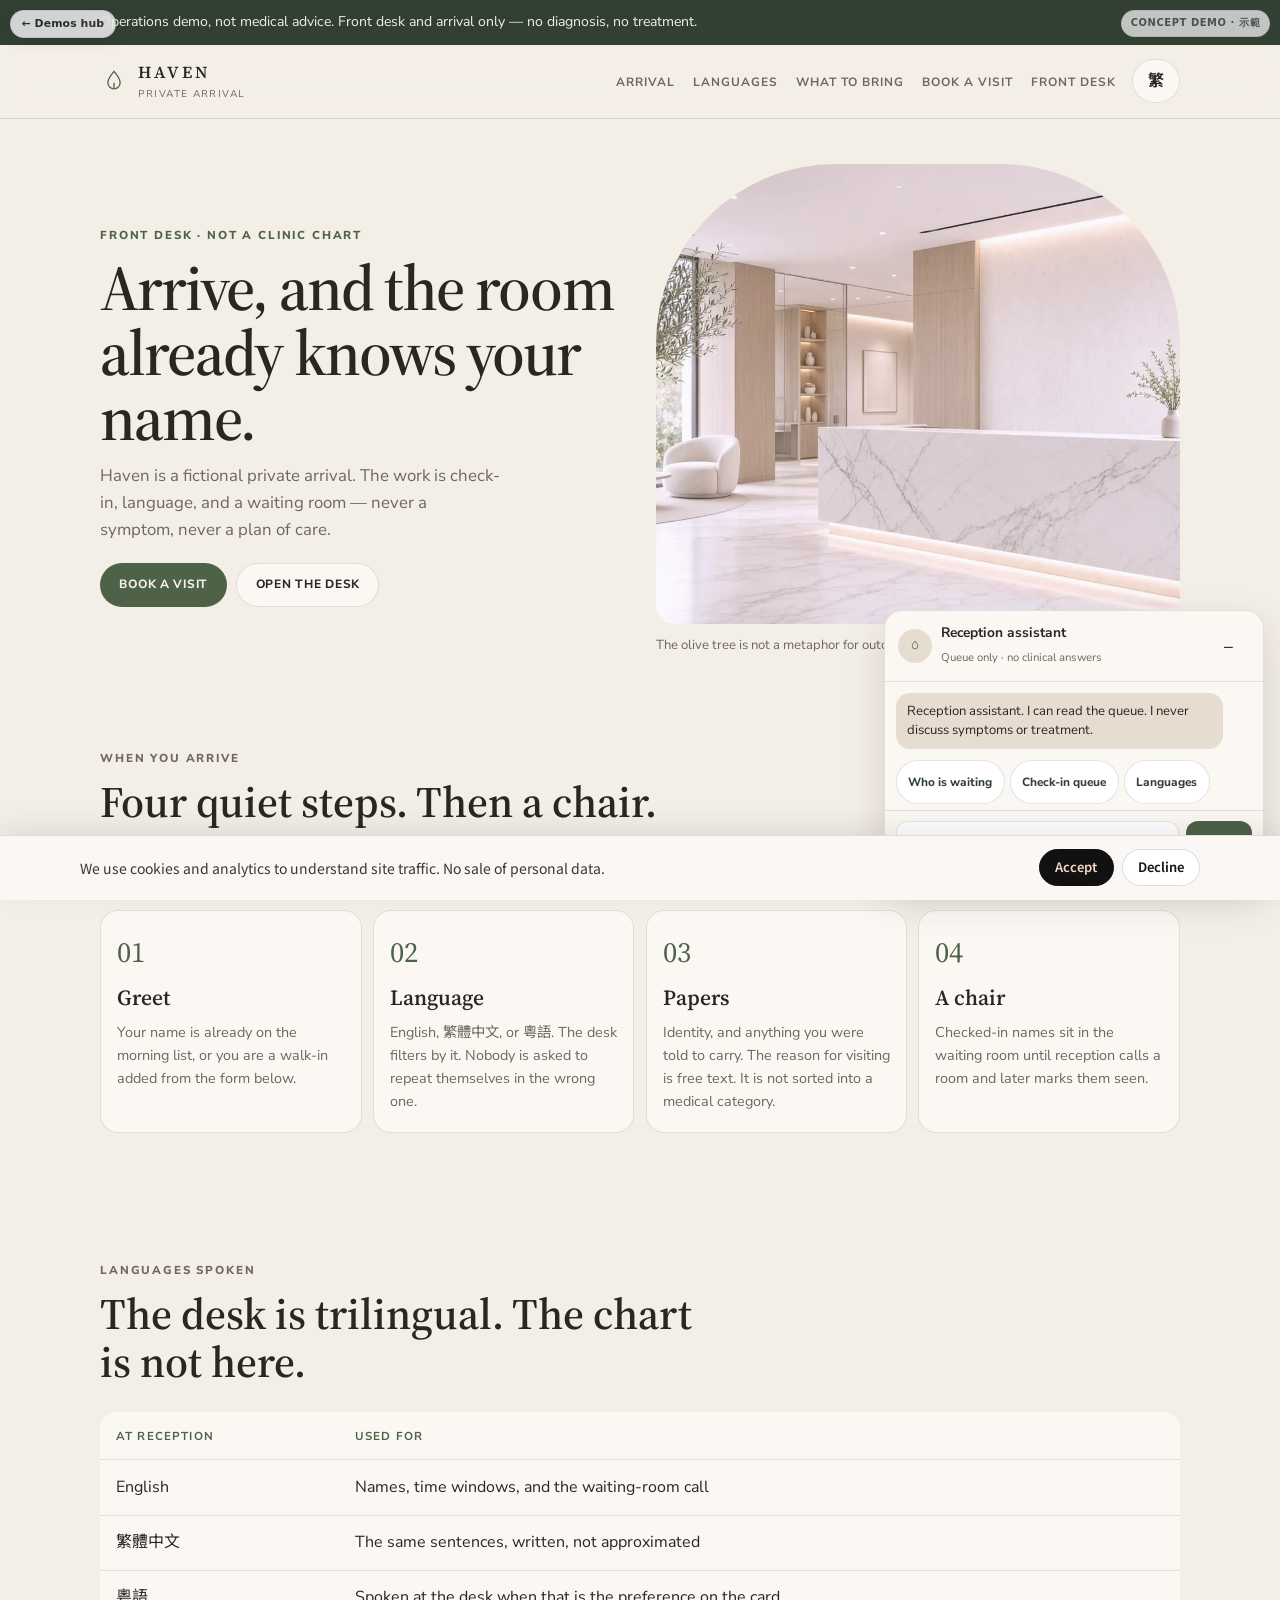
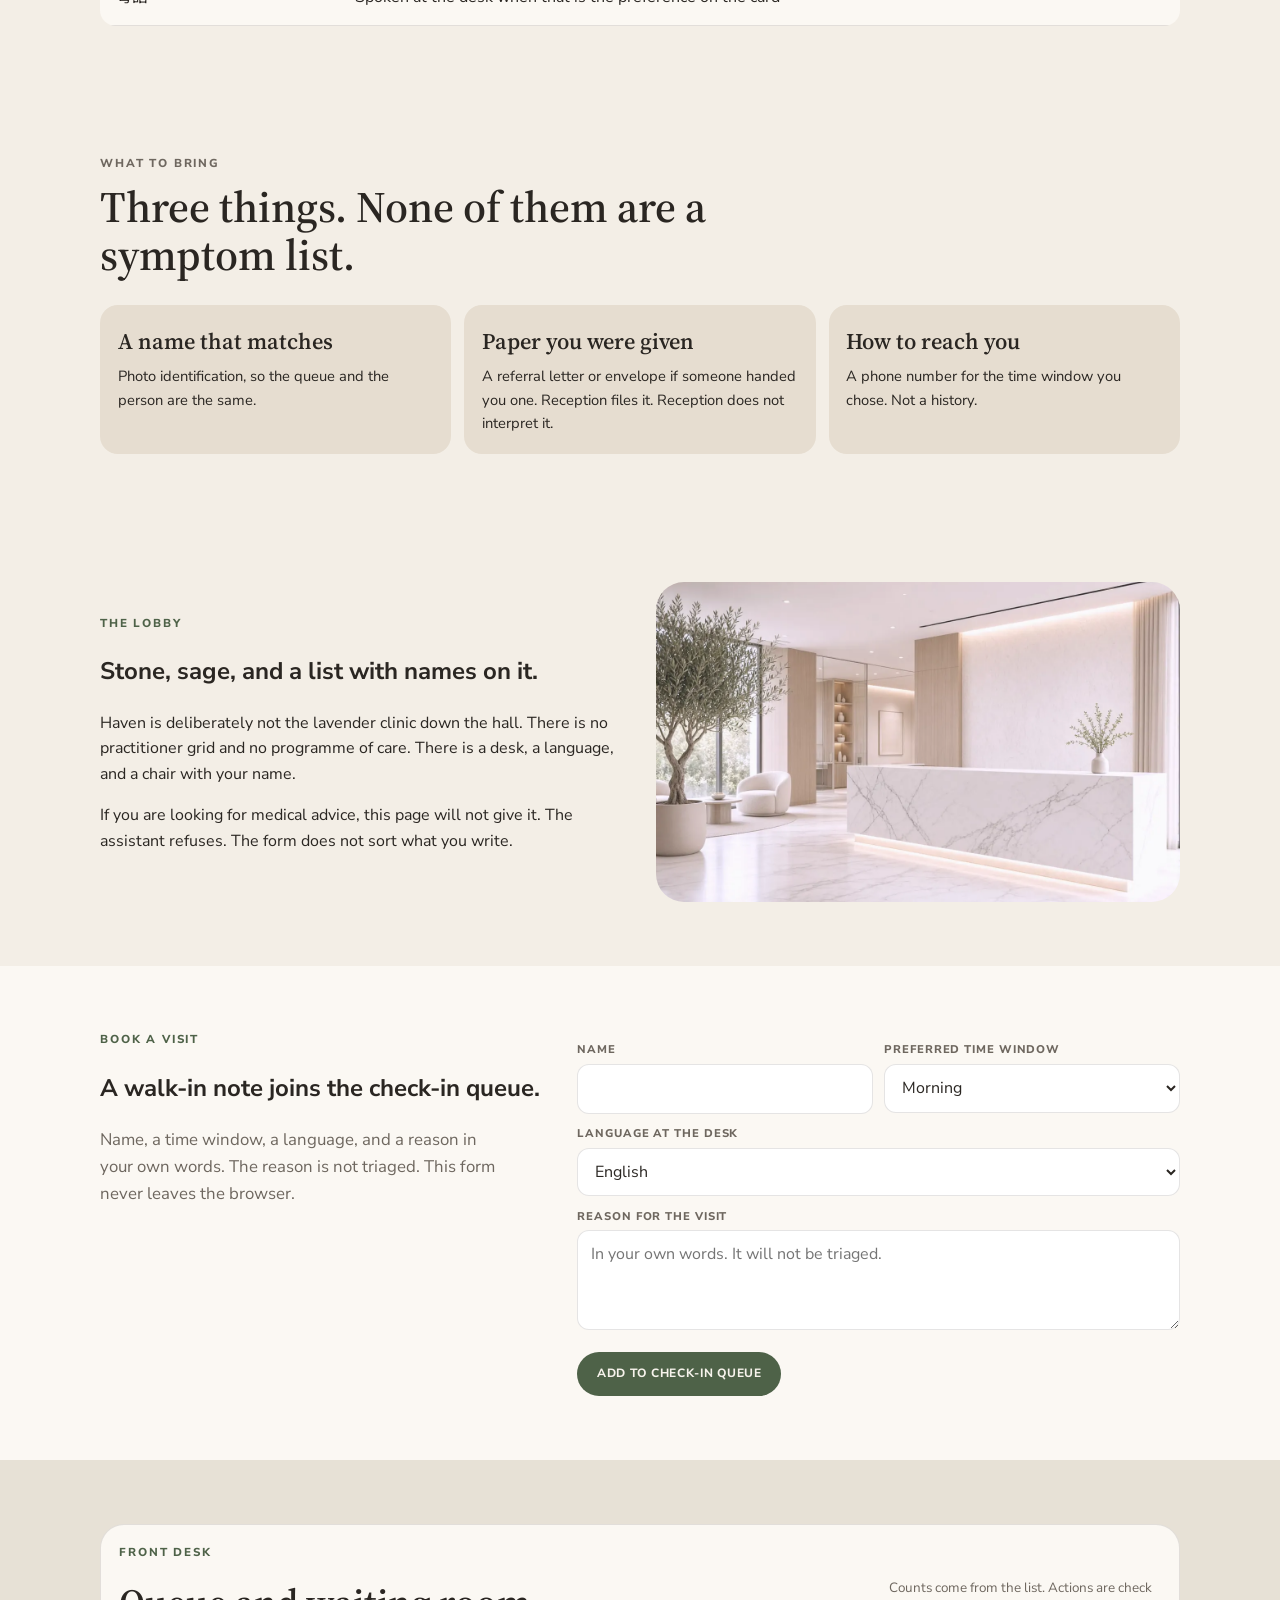
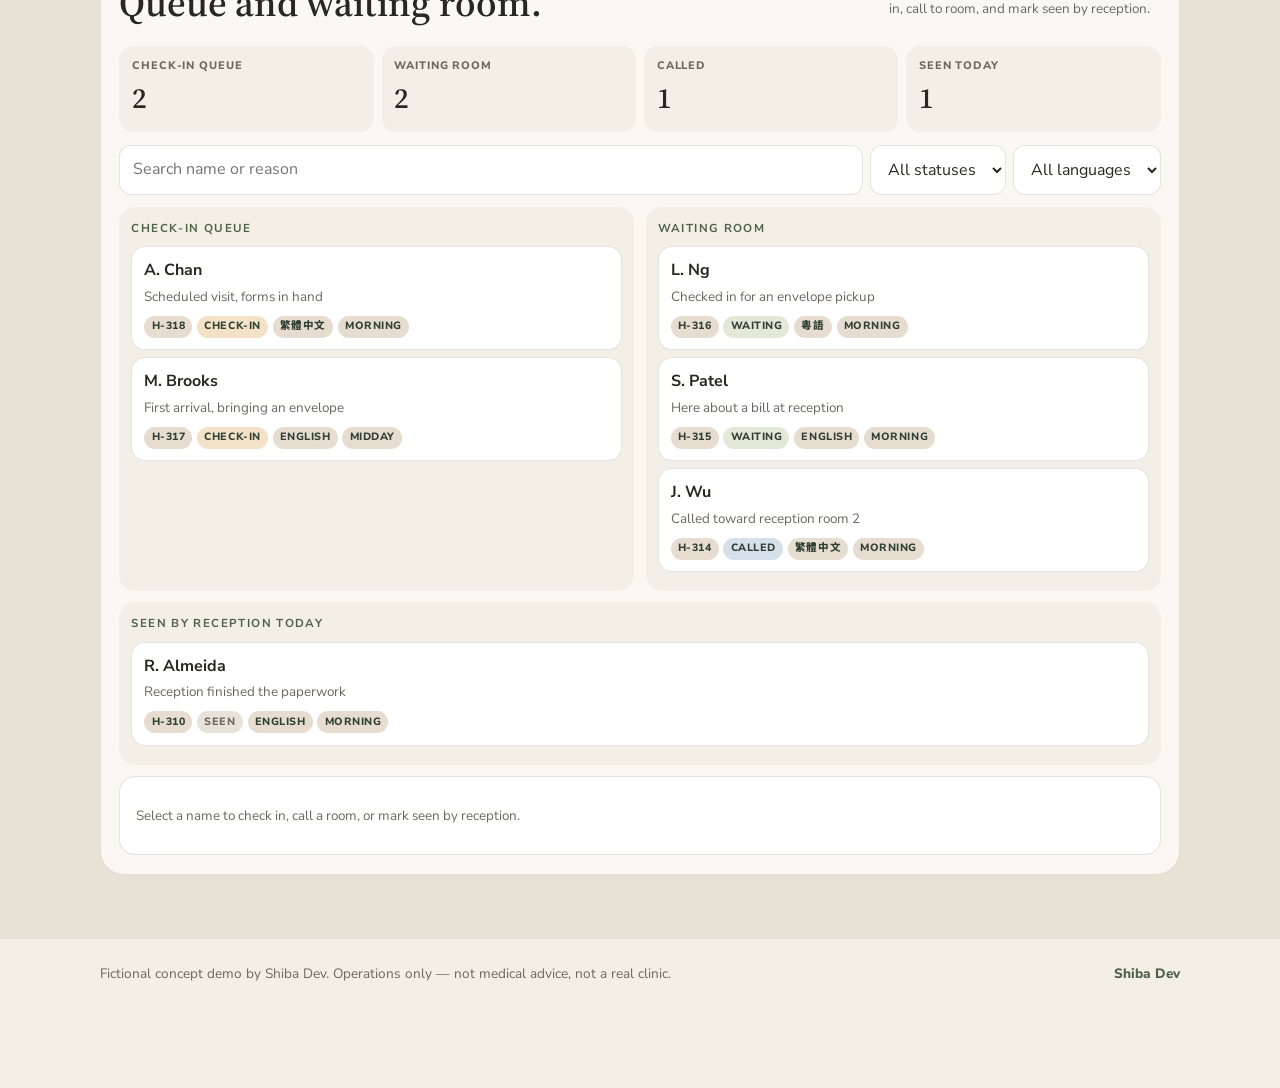
<file: demos/haven/index.html>
<!DOCTYPE html>
<html lang="en">
<head>
  <meta charset="utf-8" />
  <meta name="viewport" content="width=device-width, initial-scale=1" />
  <title>HAVEN — Arrival</title>
  <meta name="description" content="HAVEN fictional private clinic front-desk concept demo by Shiba Dev. Intake and arrival operations only. Not medical advice." />
  <meta name="robots" content="noindex,follow" />
  <meta name="theme-color" content="#F4EFE6" />
  <link rel="icon" href="/assets/shiba-favicon.webp" type="image/webp" />
  <link rel="alternate icon" href="/assets/shiba-favicon.png" type="image/png" />
  <link rel="preconnect" href="https://fonts.googleapis.com" />
  <link rel="preconnect" href="https://fonts.gstatic.com" crossorigin />
  <link href="https://fonts.googleapis.com/css2?family=Source+Serif+4:opsz,wght@8..60,500;8..60,600&family=Nunito+Sans:wght@400;600;700&family=Noto+Sans+TC:wght@400;500;700&family=Noto+Serif+TC:wght@500;600&display=swap" rel="stylesheet" />
  <link rel="stylesheet" href="/demos/shared/demo.css?v=polish3" />
  <style>
    :root {
      --bg:#F3EEE6;
      --paper:#FBF8F3;
      --ink:#2A2622;
      --muted:#6E675F;
      --line:rgba(42,38,34,.12);
      --sage:#4E6248;
      --sage-deep:#314033;
      --stone:#E6DDD0;
      --clay:#A15C48;
      --serif:"Source Serif 4","Noto Serif TC",Georgia,serif;
      --sans:"Nunito Sans","Noto Sans TC",system-ui,sans-serif;
      --nav-h:74px;
    }
    body {
      font-family:var(--sans);
      background:var(--bg);
      color:var(--ink);
      line-height:1.6;
    }
    .wrap { width:min(1080px,100% - 2.5rem); margin-inline:auto; }
    a { text-decoration:none; }
    .hv-nav {
      position:sticky;
      top:0;
      z-index:40;
      height:var(--nav-h);
      background:rgba(243,238,230,.92);
      backdrop-filter:blur(14px);
      border-bottom:1px solid var(--line);
    }
    .hv-nav-inner {
      height:100%;
      display:flex;
      align-items:center;
      gap:1rem;
    }
    .hv-logo {
      display:flex;
      align-items:center;
      gap:.6rem;
      color:var(--ink);
    }
    .hv-logo svg {
      width:28px;
      height:28px;
      color:var(--sage);
    }
    .hv-logo strong {
      display:block;
      font-family:var(--serif);
      font-weight:560;
      letter-spacing:.18em;
      font-size:1.05rem;
    }
    .hv-logo em {
      display:block;
      font-style:normal;
      font-size:.62rem;
      letter-spacing:.14em;
      text-transform:uppercase;
      color:var(--muted);
    }
    .hv-links {
      display:flex;
      gap:1.15rem;
      list-style:none;
      margin:0 0 0 auto;
      padding:0;
    }
    .hv-links a {
      font-size:.75rem;
      font-weight:700;
      letter-spacing:.08em;
      text-transform:uppercase;
      color:var(--muted);
    }
    .hv-links a:hover { color:var(--sage-deep); }
    .lang-btn, .nav-toggle, .btn, .chip-btn, .chat-foot button, [data-chat-intents] button, .visit { min-height:44px; }
    .lang-btn {
      border:1px solid var(--line);
      background:var(--paper);
      border-radius:999px;
      padding:0 .95rem;
      font-weight:700;
      cursor:pointer;
      color:var(--ink);
    }
    .lang-btn[aria-pressed="true"] {
      background:var(--sage);
      color:#FBF8F3;
      border-color:var(--sage);
    }
    .nav-toggle {
      display:none;
      width:44px;
      height:44px;
      border-radius:12px;
      border:1px solid var(--line);
      background:var(--paper);
      cursor:pointer;
    }
    .btn {
      display:inline-flex;
      align-items:center;
      justify-content:center;
      padding:.7rem 1.15rem;
      border-radius:999px;
      border:1px solid transparent;
      cursor:pointer;
      font-weight:750;
      letter-spacing:.06em;
      text-transform:uppercase;
      font-size:.75rem;
      background:transparent;
      color:inherit;
    }
    .btn-sage { background:var(--sage); color:#F7F3EC; }
    .btn-sage:hover { background:var(--sage-deep); }
    .btn-line { border-color:var(--line); background:var(--paper); }
    .btn:disabled { opacity:.45; cursor:not-allowed; }
    .disclaimer { background:var(--sage-deep); color:#F4EFE6; }
    .disclaimer .wrap { padding:.7rem 0; font-size:.88rem; }
    .hv-hero { padding:2.8rem 0 1rem; }
    .hero-grid {
      display:grid;
      grid-template-columns:1fr 1fr;
      gap:2rem;
      align-items:center;
    }
    .eyebrow {
      margin:0 0 .65rem;
      color:var(--sage);
      font-size:.72rem;
      font-weight:800;
      letter-spacing:.16em;
      text-transform:uppercase;
    }
    h1 {
      margin:0 0 .8rem;
      font-family:var(--serif);
      font-weight:560;
      font-size:clamp(2.8rem,5vw,4.4rem);
      line-height:1.02;
      letter-spacing:-.03em;
    }
    .lede {
      margin:0 0 1.2rem;
      color:var(--muted);
      font-size:1.05rem;
      max-width:40ch;
    }
    .hero-photo img {
      width:100%;
      height:460px;
      object-fit:cover;
      border-radius:180px 180px 18px 18px;
    }
    .hero-note {
      margin-top:.7rem;
      font-size:.82rem;
      color:var(--muted);
    }
    section { padding:4rem 0; }
    .sec-head { max-width:38rem; margin-bottom:1.6rem; }
    .sec-head h2 {
      margin:.2rem 0 .45rem;
      font-family:var(--serif);
      font-weight:560;
      font-size:clamp(2rem,3.4vw,2.9rem);
      line-height:1.1;
    }
    .sec-head p, .story p { margin:0 0 .7rem; color:var(--muted); }
    .steps {
      display:grid;
      grid-template-columns:repeat(4,1fr);
      gap:.7rem;
    }
    .step {
      background:var(--paper);
      border:1px solid var(--line);
      border-radius:18px;
      padding:1.1rem 1rem 1.2rem;
      min-height:190px;
    }
    .step em {
      font-style:normal;
      font-family:var(--serif);
      font-size:1.8rem;
      color:var(--sage);
    }
    .step h3 {
      margin:.35rem 0 .35rem;
      font-family:var(--serif);
      font-weight:560;
      font-size:1.35rem;
    }
    .step p {
      margin:0;
      color:var(--muted);
      font-size:.9rem;
    }
    .lang-table {
      width:100%;
      border-collapse:collapse;
      background:var(--paper);
      border-radius:16px;
      overflow:hidden;
    }
    .lang-table th, .lang-table td {
      text-align:left;
      padding:.9rem 1rem;
      border-bottom:1px solid var(--line);
    }
    .lang-table th {
      font-size:.72rem;
      letter-spacing:.1em;
      text-transform:uppercase;
      color:var(--sage);
    }
    .bring {
      display:grid;
      grid-template-columns:1fr 1fr 1fr;
      gap:.8rem;
    }
    .bring article {
      background:var(--stone);
      border-radius:18px;
      padding:1.15rem 1.1rem;
    }
    .bring h3 {
      margin:0 0 .35rem;
      font-family:var(--serif);
      font-weight:560;
      font-size:1.4rem;
    }
    .bring p {
      margin:0;
      color:var(--ink);
      font-size:.92rem;
    }
    #book { background:var(--paper); }
    .book-grid {
      display:grid;
      grid-template-columns:.85fr 1.15fr;
      gap:2rem;
      align-items:start;
    }
    label.f {
      display:block;
      margin:.7rem 0 .3rem;
      font-size:.7rem;
      font-weight:800;
      letter-spacing:.08em;
      text-transform:uppercase;
      color:var(--muted);
    }
    input, select, textarea {
      background:#fff;
      border:1px solid var(--line);
      border-radius:12px;
      padding:.7rem .8rem;
      min-height:44px;
      color:var(--ink);
    }
    textarea { min-height:100px; resize:vertical; }
    .grid-2 {
      display:grid;
      grid-template-columns:1fr 1fr;
      gap:.7rem;
    }
    .form-error {
      color:var(--clay);
      margin:.5rem 0 0;
      font-size:.9rem;
    }
    .form-ok {
      margin-top:.8rem;
      background:var(--stone);
      border-radius:12px;
      padding:.8rem .9rem;
      color:var(--sage-deep);
    }
    #haven-arrival-desk { background:#E7E1D6; }
    .desk {
      background:var(--paper);
      border-radius:24px;
      padding:1.15rem;
      border:1px solid var(--line);
    }
    .desk-top {
      display:flex;
      justify-content:space-between;
      gap:1rem;
      flex-wrap:wrap;
      align-items:end;
      margin-bottom:.8rem;
    }
    .desk-top h2 {
      margin:.15rem 0 0;
      font-family:var(--serif);
      font-weight:560;
      font-size:clamp(1.8rem,3vw,2.5rem);
    }
    .metrics {
      display:grid;
      grid-template-columns:repeat(4,1fr);
      gap:.5rem;
      margin-bottom:.8rem;
    }
    .metric {
      background:var(--bg);
      border-radius:14px;
      padding:.7rem .8rem;
    }
    .metric span {
      display:block;
      font-size:.68rem;
      font-weight:800;
      letter-spacing:.08em;
      text-transform:uppercase;
      color:var(--muted);
    }
    .metric strong {
      font-family:var(--serif);
      font-size:1.8rem;
      font-weight:560;
    }
    .toolbar {
      display:flex;
      flex-wrap:wrap;
      gap:.45rem;
      margin-bottom:.75rem;
    }
    .toolbar input {
      flex:1;
      min-width:160px;
      width:auto;
    }
    .toolbar select { width:auto; }
    .lists {
      display:grid;
      grid-template-columns:1fr 1fr;
      gap:.7rem;
    }
    .pane {
      background:var(--bg);
      border-radius:16px;
      padding:.75rem;
      min-width:0;
    }
    .pane h3 {
      margin:0 0 .55rem;
      font-size:.72rem;
      letter-spacing:.12em;
      text-transform:uppercase;
      color:var(--sage);
    }
    .visit {
      width:100%;
      text-align:left;
      background:#fff;
      border:1px solid var(--line);
      border-radius:14px;
      padding:.7rem .75rem;
      margin-bottom:.45rem;
      cursor:pointer;
      color:inherit;
    }
    .visit.is-on, .visit:hover { border-color:var(--sage); }
    .visit strong { display:block; }
    .sub { color:var(--muted); font-size:.84rem; }
    .chips {
      display:flex;
      flex-wrap:wrap;
      gap:.3rem;
      margin-top:.4rem;
    }
    .chip {
      font-size:.66rem;
      font-weight:800;
      letter-spacing:.05em;
      text-transform:uppercase;
      background:var(--stone);
      color:var(--sage-deep);
      border-radius:999px;
      padding:.16rem .45rem;
    }
    .st-queue { background:#F3E2C8; }
    .st-waiting { background:#E3E8D8; }
    .st-called { background:#D5E0EA; }
    .st-seen { background:#E7E2DA; color:var(--muted); }
    #detail {
      margin-top:.7rem;
      background:#fff;
      border-radius:16px;
      border:1px solid var(--line);
      padding:.9rem 1rem;
    }
    .detail-actions {
      display:flex;
      flex-wrap:wrap;
      gap:.45rem;
      margin-top:.7rem;
    }
    .hv-footer {
      padding:1.5rem 0 6.5rem;
      color:var(--muted);
      font-size:.85rem;
    }
    .hv-footer-inner {
      display:flex;
      justify-content:space-between;
      gap:1rem;
      flex-wrap:wrap;
    }
    .hv-footer a { color:var(--sage); font-weight:800; }
    #demo-chat {
      position:fixed;
      right:1rem;
      bottom:1rem;
      z-index:50;
      width:min(380px,calc(100vw - 2rem));
      background:var(--paper);
      border:1px solid var(--line);
      border-radius:18px;
      box-shadow:0 16px 40px rgba(42,38,34,.14);
      overflow:hidden;
    }
    #demo-chat.is-collapsed .chat-body, #demo-chat.is-collapsed [data-chat-intents], #demo-chat.is-collapsed .chat-foot { display:none; }
    .chat-head {
      display:flex;
      align-items:center;
      gap:.55rem;
      padding:.7rem .8rem;
      border-bottom:1px solid var(--line);
    }
    .chat-head .dot {
      width:34px;
      height:34px;
      border-radius:50%;
      background:var(--stone);
      color:var(--sage);
      display:grid;
      place-items:center;
      flex:none;
    }
    .chat-head strong { display:block; font-size:.86rem; }
    .chat-head span { font-size:.7rem; color:var(--muted); }
    .chat-head button {
      margin-left:auto;
      width:44px;
      height:44px;
      border:0;
      background:transparent;
      cursor:pointer;
      font-size:1.1rem;
    }
    .chat-body {
      max-height:220px;
      overflow:auto;
      padding:.7rem;
      display:flex;
      flex-direction:column;
      gap:.4rem;
    }
    .bubble {
      max-width:92%;
      padding:.55rem .7rem;
      border-radius:14px;
      font-size:.82rem;
      line-height:1.45;
      white-space:pre-wrap;
    }
    .bubble-bot { align-self:flex-start; background:var(--stone); }
    .bubble-user { align-self:flex-end; background:#E3E8D8; }
    [data-chat-intents] {
      display:flex;
      flex-wrap:wrap;
      gap:.35rem;
      padding:0 .7rem .4rem;
    }
    [data-chat-intents] button {
      border:1px solid var(--line);
      background:#fff;
      color:var(--sage-deep);
      border-radius:999px;
      padding:0 .7rem;
      font-size:.74rem;
      font-weight:750;
      cursor:pointer;
    }
    .chat-foot {
      display:flex;
      gap:.4rem;
      padding:.6rem .7rem .75rem;
      border-top:1px solid var(--line);
    }
    .chat-foot input { flex:1; width:auto; }
    .chat-foot button {
      border:0;
      background:var(--sage);
      color:#fff;
      border-radius:12px;
      font-weight:800;
      padding:0 .85rem;
      cursor:pointer;
    }
    @media (max-width:900px) {
      .hero-grid, .steps, .bring, .book-grid, .lists, .metrics { grid-template-columns:1fr 1fr; }
      .book-grid, .hero-grid, .lists { grid-template-columns:1fr; }
      .hero-photo img { height:280px; border-radius:120px 120px 16px 16px; }
      .nav-toggle { display:inline-grid; place-items:center; }
      .hv-links {
      display:none;
      position:absolute;
      top:var(--nav-h);
      left:0;
      right:0;
      margin:0;
      flex-direction:column;
      background:var(--bg);
      border-bottom:1px solid var(--line);
      padding:.35rem 0 .7rem;
    }
      .hv-links.is-open { display:flex; }
      .hv-links a {
      min-height:44px;
      display:flex;
      align-items:center;
      padding:.75rem 1.2rem;
    }
    }
    @media (max-width:640px) {
      .wrap { width:min(1080px,100% - 1.4rem); }
      .steps, .bring, .metrics, .grid-2 { grid-template-columns:1fr; }
      h1 { font-size:2.45rem; }
    }
  </style>
</head>
<body>
  <a class="skip-link" href="#main">Skip to content</a>
  <a class="shiba-escape shiba-escape--light" href="/demos/">← Demos hub</a>
  <span class="demo-concept-tag demo-concept-tag--light">Concept demo · 示範</span>
  <div class="disclaimer"><div class="wrap" data-en="Operations demo, not medical advice. Front desk and arrival only — no diagnosis, no treatment." data-zh="營運示範，不是醫療建議。只限前台與到訪流程——沒有診斷，沒有治療。">Operations demo, not medical advice. Front desk and arrival only — no diagnosis, no treatment.</div></div>
  <header class="hv-nav">
    <div class="wrap hv-nav-inner">
      <a class="hv-logo" href="#top">
        <svg viewBox="0 0 32 32" fill="none" aria-hidden="true"><path d="M16 5c-4 5-7 8-7 13a7 7 0 0 0 14 0c0-5-3-8-7-13z" stroke="currentColor" stroke-width="1.5"/><path d="M16 18v6" stroke="currentColor" stroke-width="1.5"/></svg>
        <span><strong>HAVEN</strong><em data-en="Private arrival" data-zh="私人到訪">Private arrival</em></span>
      </a>
      <button class="nav-toggle" type="button" data-nav-toggle aria-expanded="false" aria-label="Menu">
        <svg width="18" height="18" viewBox="0 0 18 18" fill="none" stroke="currentColor" stroke-width="1.6"><path d="M2 5h14M2 9h14M2 13h14"/></svg>
      </button>
      <ul class="hv-links" data-nav-links>
        <li><a href="#arrival" data-en="Arrival" data-zh="到訪">Arrival</a></li>
        <li><a href="#languages" data-en="Languages" data-zh="語言">Languages</a></li>
        <li><a href="#bring" data-en="What to bring" data-zh="請帶什麼">What to bring</a></li>
        <li><a href="#book" data-en="Book a visit" data-zh="預約到訪">Book a visit</a></li>
        <li><a href="#haven-arrival-desk" data-en="Front desk" data-zh="前台">Front desk</a></li>
      </ul>
      <button class="lang-btn" type="button" id="lang-toggle" aria-pressed="false">繁</button>
    </div>
  </header>
  <main id="main">
    <section class="hv-hero" id="top">
      <div class="wrap hero-grid">
        <div>
          <p class="eyebrow" data-en="Front desk · not a clinic chart" data-zh="前台 · 不是病歷">Front desk · not a clinic chart</p>
          <h1 data-en="Arrive, and the room already knows your name." data-zh="你到了，房間已經知道你的名字。">Arrive, and the room already knows your name.</h1>
          <p class="lede" data-en="Haven is a fictional private arrival. The work is check-in, language, and a waiting room — never a symptom, never a plan of care." data-zh="Haven 是虛構的私人到訪。工作是登記、語言與候診室——從不是症狀，也不是治療計劃。">Haven is a fictional private arrival. The work is check-in, language, and a waiting room — never a symptom, never a plan of care.</p>
          <div style="display:flex;flex-wrap:wrap;gap:.55rem">
            <a class="btn btn-sage" href="#book" data-en="Book a visit" data-zh="預約到訪">Book a visit</a>
            <a class="btn btn-line" href="#haven-arrival-desk" data-en="Open the desk" data-zh="打開前台">Open the desk</a>
          </div>
        </div>
        <div class="hero-photo">
          <img src="/assets/demo-haven.webp" alt="Pale stone reception desk with an olive tree and soft daylight" width="1200" height="800" />
          <p class="hero-note" data-en="The olive tree is not a metaphor for outcomes. It is just the lobby." data-zh="橄欖樹不是療效的比喻。它只是大堂。">The olive tree is not a metaphor for outcomes. It is just the lobby.</p>
        </div>
      </div>
    </section>
    <section id="arrival">
      <div class="wrap">
        <div class="sec-head">
          <p class="eyebrow" data-en="When you arrive" data-zh="當你到達">When you arrive</p>
          <h2 data-en="Four quiet steps. Then a chair." data-zh="四個安靜的步驟。然後一張椅子。">Four quiet steps. Then a chair.</h2>
          <p data-en="Reception moves a name from the check-in queue into the waiting room, calls a room, and marks the visit seen. That is the entire operation." data-zh="前台把名字從登記佇列移到候診室，叫房，再標記前台已接見。這就是全部營運。">Reception moves a name from the check-in queue into the waiting room, calls a room, and marks the visit seen. That is the entire operation.</p>
        </div>
        <div class="steps">
          <article class="step"><em>01</em><h3 data-en="Greet" data-zh="招呼">Greet</h3><p data-en="Your name is already on the morning list, or you are a walk-in added from the form below." data-zh="你的名字已在早上的名單上，或是下面表格加入的即場到訪。">Your name is already on the morning list, or you are a walk-in added from the form below.</p></article>
          <article class="step"><em>02</em><h3 data-en="Language" data-zh="語言">Language</h3><p data-en="English, 繁體中文, or 粵語. The desk filters by it. Nobody is asked to repeat themselves in the wrong one." data-zh="英文、繁體中文或粵語。前台按此篩選。不會要求你用錯的語言再說一次。">English, 繁體中文, or 粵語. The desk filters by it. Nobody is asked to repeat themselves in the wrong one.</p></article>
          <article class="step"><em>03</em><h3 data-en="Papers" data-zh="文件">Papers</h3><p data-en="Identity, and anything you were told to carry. The reason for visiting is free text. It is not sorted into a medical category." data-zh="身分證明，以及你被交代要帶的東西。到訪原因是自由文字，不會被分成醫療類別。">Identity, and anything you were told to carry. The reason for visiting is free text. It is not sorted into a medical category.</p></article>
          <article class="step"><em>04</em><h3 data-en="A chair" data-zh="一張椅子">A chair</h3><p data-en="Checked-in names sit in the waiting room until reception calls a room and later marks them seen." data-zh="已登記的名字留在候診室，直到前台叫房，之後標記已接見。">Checked-in names sit in the waiting room until reception calls a room and later marks them seen.</p></article>
        </div>
      </div>
    </section>
    <section id="languages">
      <div class="wrap">
        <div class="sec-head">
          <p class="eyebrow" data-en="Languages spoken" data-zh="使用的語言">Languages spoken</p>
          <h2 data-en="The desk is trilingual. The chart is not here." data-zh="前台是三語的。病歷不在這裡。">The desk is trilingual. The chart is not here.</h2>
        </div>
        <table class="lang-table">
          <thead><tr><th data-en="At reception" data-zh="在前台">At reception</th><th data-en="Used for" data-zh="用來">Used for</th></tr></thead>
          <tbody>
            <tr><td>English</td><td data-en="Names, time windows, and the waiting-room call" data-zh="姓名、時段，以及候診室叫號">Names, time windows, and the waiting-room call</td></tr>
            <tr><td>繁體中文</td><td data-en="The same sentences, written, not approximated" data-zh="同一組句子，寫出來，而不是大約">The same sentences, written, not approximated</td></tr>
            <tr><td>粵語</td><td data-en="Spoken at the desk when that is the preference on the card" data-zh="卡片上偏好粵語時，前台以此口語接待">Spoken at the desk when that is the preference on the card</td></tr>
          </tbody>
        </table>
      </div>
    </section>
    <section id="bring">
      <div class="wrap">
        <div class="sec-head">
          <p class="eyebrow" data-en="What to bring" data-zh="請帶什麼">What to bring</p>
          <h2 data-en="Three things. None of them are a symptom list." data-zh="三樣東西。沒有一樣是症狀清單。">Three things. None of them are a symptom list.</h2>
        </div>
        <div class="bring">
          <article><h3 data-en="A name that matches" data-zh="對得上的名字">A name that matches</h3><p data-en="Photo identification, so the queue and the person are the same." data-zh="帶照片的身分證明，讓佇列與人是同一位。">Photo identification, so the queue and the person are the same.</p></article>
          <article><h3 data-en="Paper you were given" data-zh="交來的文件">Paper you were given</h3><p data-en="A referral letter or envelope if someone handed you one. Reception files it. Reception does not interpret it." data-zh="如果有人交給你轉介信或信封，帶來即可。前台歸檔，前台不詮釋。">A referral letter or envelope if someone handed you one. Reception files it. Reception does not interpret it.</p></article>
          <article><h3 data-en="How to reach you" data-zh="如何聯絡你">How to reach you</h3><p data-en="A phone number for the time window you chose. Not a history." data-zh="你所選時段的電話。不是病史。">A phone number for the time window you chose. Not a history.</p></article>
        </div>
      </div>
    </section>

    <section id="lobby">
      <div class="wrap hero-grid">
        <div>
          <p class="eyebrow" data-en="The lobby" data-zh="大堂">The lobby</p>
          <h2 data-en="Stone, sage, and a list with names on it." data-zh="石、鼠尾草，以及一份有名字的名單。">Stone, sage, and a list with names on it.</h2>
          <p data-en="Haven is deliberately not the lavender clinic down the hall. There is no practitioner grid and no programme of care. There is a desk, a language, and a chair with your name." data-zh="Haven 故意不是走廊那頭的薰衣草診所。沒有醫師牆，也沒有療程。只有一張櫃台、一種語言，以及寫著你名字的椅子。">Haven is deliberately not the lavender clinic down the hall. There is no practitioner grid and no programme of care. There is a desk, a language, and a chair with your name.</p>
          <p data-en="If you are looking for medical advice, this page will not give it. The assistant refuses. The form does not sort what you write." data-zh="如果你在找醫療建議，這一頁不會給。助手會拒絕。表格不會替你寫的話分類。">If you are looking for medical advice, this page will not give it. The assistant refuses. The form does not sort what you write.</p>
        </div>
        <img src="/assets/demo-haven.webp" alt="Haven lobby reception in warm daylight" width="1000" height="700" style="width:100%;height:320px;object-fit:cover;border-radius:28px" />
      </div>
    </section>

    <section id="book">
      <div class="wrap book-grid">
        <div>
          <p class="eyebrow" data-en="Book a visit" data-zh="預約到訪">Book a visit</p>
          <h2 data-en="A walk-in note joins the check-in queue." data-zh="一張到訪便條會進入登記佇列。">A walk-in note joins the check-in queue.</h2>
          <p class="lede" data-en="Name, a time window, a language, and a reason in your own words. The reason is not triaged. This form never leaves the browser." data-zh="姓名、時段、語言，以及你自己的話寫的原因。原因不會被分診。此表格不會離開瀏覽器。">Name, a time window, a language, and a reason in your own words. The reason is not triaged. This form never leaves the browser.</p>
        </div>
        <form id="visit-form" novalidate>
          <div class="grid-2">
            <div>
              <label class="f" for="v-name" data-en="Name" data-zh="姓名">Name</label>
              <input id="v-name" name="name" required autocomplete="name" />
            </div>
            <div>
              <label class="f" for="v-window" data-en="Preferred time window" data-zh="偏好時段">Preferred time window</label>
              <select id="v-window" name="window">
                <option value="morning">Morning</option>
                <option value="midday">Midday</option>
                <option value="afternoon">Afternoon</option>
              </select>
            </div>
          </div>
          <label class="f" for="v-lang" data-en="Language at the desk" data-zh="前台語言">Language at the desk</label>
          <select id="v-lang" name="lang">
            <option value="en">English</option>
            <option value="zh">繁體中文</option>
            <option value="yue">粵語</option>
          </select>
          <label class="f" for="v-reason" data-en="Reason for the visit" data-zh="到訪原因">Reason for the visit</label>
          <textarea id="v-reason" name="reason" required></textarea>
          <p class="form-error" id="v-error" hidden></p>
          <div style="margin-top:.8rem"><button class="btn btn-sage" type="submit" data-en="Add to check-in queue" data-zh="加入登記佇列">Add to check-in queue</button></div>
          <p class="form-ok" id="v-ok" hidden></p>
        </form>
      </div>
    </section>
    <section id="haven-arrival-desk">
      <div class="wrap">
        <div class="desk">
          <div class="desk-top">
            <div>
              <p class="eyebrow" data-en="Front desk" data-zh="前台">Front desk</p>
              <h2 data-en="Queue and waiting room." data-zh="登記佇列與候診室。">Queue and waiting room.</h2>
            </div>
            <p class="sub" style="max-width:34ch" data-en="Counts come from the list. Actions are check in, call to room, and mark seen by reception." data-zh="數字來自名單。動作是登記、叫房，以及標記前台已接見。">Counts come from the list. Actions are check in, call to room, and mark seen by reception.</p>
          </div>
          <div class="metrics" id="metrics"></div>
          <div class="toolbar">
            <input type="search" id="q" data-en="Search name or reason" data-zh="搜尋姓名或原因" placeholder="Search name or reason" aria-label="Search visits" />
            <select id="status-filter" aria-label="Status"></select>
            <select id="lang-filter" aria-label="Language"></select>
          </div>
          <div class="lists">
            <div class="pane">
              <h3 data-en="Check-in queue" data-zh="登記佇列">Check-in queue</h3>
              <div id="queue"></div>
            </div>
            <div class="pane">
              <h3 data-en="Waiting room" data-zh="候診室">Waiting room</h3>
              <div id="waiting"></div>
            </div>
          </div>
          <div class="pane" style="margin-top:.7rem">
            <h3 data-en="Seen by reception today" data-zh="今日前台已接見">Seen by reception today</h3>
            <div id="seen"></div>
          </div>
          <div id="detail"></div>
        </div>
      </div>
    </section>
  </main>
  <footer class="hv-footer">
    <div class="wrap hv-footer-inner">
      <span data-en="Fictional concept demo by Shiba Dev. Operations only — not medical advice, not a real clinic." data-zh="Shiba Dev 的虛構概念示範。只限營運——不是醫療建議，也不是真實診所。">Fictional concept demo by Shiba Dev. Operations only — not medical advice, not a real clinic.</span>
      <a href="/">Shiba Dev</a>
    </div>
  </footer>
  <aside id="demo-chat" data-chat-root aria-label="Haven front desk assistant">
    <div class="chat-head">
      <div class="dot" aria-hidden="true"><svg width="16" height="16" viewBox="0 0 32 32" fill="none"><path d="M16 6c-3.2 4-5.5 6.4-5.5 10.2a5.5 5.5 0 0 0 11 0C21.5 12.4 19.2 10 16 6z" stroke="currentColor" stroke-width="1.6"/></svg></div>
      <div>
        <strong data-en="Reception assistant" data-zh="前台助手">Reception assistant</strong>
        <span data-en="Queue only · no clinical answers" data-zh="只談佇列 · 不回答臨床問題">Queue only · no clinical answers</span>
      </div>
      <button type="button" data-chat-toggle aria-expanded="true" aria-label="Minimise">–</button>
    </div>
    <div class="chat-body" data-chat-body></div>
    <div data-chat-intents></div>
    <form class="chat-foot" data-chat-form>
      <input data-chat-input type="text" aria-label="Message" autocomplete="off" />
      <button type="submit" data-en="Send" data-zh="送出">Send</button>
    </form>
  </aside>
  <script src="/demos/shared/demo.js?v=polish3"></script>
  <script>
  (function () {
    var zh = false;
    var selected = null;
    var langs = { en: { en: "English", zh: "英文" }, zh: { en: "繁體中文", zh: "繁體中文" }, yue: { en: "粵語", zh: "粵語" } };
    var windows = { morning: { en: "Morning", zh: "上午" }, midday: { en: "Midday", zh: "中午" }, afternoon: { en: "Afternoon", zh: "下午" } };
    var statusLabel = { queue: { en: "Check-in", zh: "待登記" }, waiting: { en: "Waiting", zh: "等候" }, called: { en: "Called", zh: "已叫房" }, seen: { en: "Seen", zh: "已接見" } };
    var visits = [
      { id: "H-318", name: "A. Chan", lang: "zh", status: "queue", window: "morning", reason: "Scheduled visit, forms in hand", reasonZh: "已預約，表格在手" },
      { id: "H-317", name: "M. Brooks", lang: "en", status: "queue", window: "midday", reason: "First arrival, bringing an envelope", reasonZh: "首次到訪，帶了一個信封" },
      { id: "H-316", name: "L. Ng", lang: "yue", status: "waiting", window: "morning", reason: "Checked in for an envelope pickup", reasonZh: "已登記，領取信封" },
      { id: "H-315", name: "S. Patel", lang: "en", status: "waiting", window: "morning", reason: "Here about a bill at reception", reasonZh: "到前台查詢賬單" },
      { id: "H-314", name: "J. Wu", lang: "zh", status: "called", window: "morning", reason: "Called toward reception room 2", reasonZh: "已叫往接待室 2" },
      { id: "H-310", name: "R. Almeida", lang: "en", status: "seen", window: "morning", reason: "Reception finished the paperwork", reasonZh: "前台已完成文件" }
    ];
    function esc(s) {
      return String(s == null ? "" : s).replace(/[&<>"']/g, function (c) {
        return { "&": "&amp;", "<": "&lt;", ">": "&gt;", '"': "&quot;", "'": "&#39;" }[c];
      });
    }
    function t(en, z) { return zh ? z : en; }
    function lab(map, key) { var x = map[key]; return x ? (zh ? x.zh : x.en) : key; }
    function applyStatic() {
      document.documentElement.lang = zh ? "zh-Hant" : "en";
      document.title = zh ? "HAVEN — 到訪" : "HAVEN — Arrival";
      document.querySelectorAll("[data-en]").forEach(function (el) {
        var v = zh ? el.getAttribute("data-zh") : el.getAttribute("data-en");
        if (v == null) return;
        if (el.tagName === "INPUT" || el.tagName === "TEXTAREA") el.placeholder = v;
        else el.textContent = v;
      });
      var langBtn = document.getElementById("lang-toggle");
      langBtn.textContent = zh ? "EN" : "繁";
      langBtn.setAttribute("aria-pressed", zh ? "true" : "false");
      document.getElementById("v-reason").placeholder = zh ? "用你自己的話。不會被分診。" : "In your own words. It will not be triaged.";
      var w = document.getElementById("v-window"); var wv = w.value;
      w.innerHTML = Object.keys(windows).map(function (k) { return '<option value="' + k + '">' + esc(lab(windows, k)) + "</option>"; }).join("");
      w.value = wv;
      var l = document.getElementById("v-lang"); var lv = l.value;
      l.innerHTML = Object.keys(langs).map(function (k) { return '<option value="' + k + '">' + esc(lab(langs, k)) + "</option>"; }).join("");
      l.value = lv;
      var sf = document.getElementById("status-filter"); var sv = sf.value || "all";
      sf.innerHTML = '<option value="all">' + esc(t("All statuses", "全部狀態")) + "</option>" + ["queue", "waiting", "called", "seen"].map(function (k) {
        return '<option value="' + k + '">' + esc(lab(statusLabel, k)) + "</option>";
      }).join("");
      sf.value = sv;
      var lf = document.getElementById("lang-filter"); var lfv = lf.value || "all";
      lf.innerHTML = '<option value="all">' + esc(t("All languages", "全部語言")) + "</option>" + Object.keys(langs).map(function (k) {
        return '<option value="' + k + '">' + esc(lab(langs, k)) + "</option>";
      }).join("");
      lf.value = lfv;
    }
    function matches(v) {
      var q = (document.getElementById("q").value || "").toLowerCase();
      var st = document.getElementById("status-filter").value;
      var lg = document.getElementById("lang-filter").value;
      if (st !== "all" && v.status !== st) return false;
      if (lg !== "all" && v.lang !== lg) return false;
      if (!q) return true;
      return (v.name + " " + v.reason + " " + v.reasonZh + " " + v.id).toLowerCase().indexOf(q) !== -1;
    }
    function card(v) {
      return '<button type="button" class="visit' + (selected === v.id ? " is-on" : "") + '" data-id="' + esc(v.id) + '"><strong>' + esc(v.name) + "</strong>" +
        '<span class="sub">' + esc(zh ? v.reasonZh : v.reason) + "</span>" +
        '<span class="chips"><span class="chip">' + esc(v.id) + '</span><span class="chip st-' + v.status + '">' + esc(lab(statusLabel, v.status)) + "</span>" +
        '<span class="chip">' + esc(lab(langs, v.lang)) + "</span><span class=\"chip\">" + esc(lab(windows, v.window)) + "</span></span></button>";
    }
    function renderMetrics() {
      var c = { queue: 0, waiting: 0, called: 0, seen: 0 };
      visits.forEach(function (v) { c[v.status] += 1; });
      var items = [["queue", t("Check-in queue", "登記佇列")], ["waiting", t("Waiting room", "候診室")], ["called", t("Called", "已叫房")], ["seen", t("Seen today", "今日已接見")]];
      document.getElementById("metrics").innerHTML = items.map(function (it) {
        return '<div class="metric"><span>' + esc(it[1]) + "</span><strong>" + c[it[0]] + "</strong></div>";
      }).join("");
    }
    function bindCards(root) {
      root.querySelectorAll(".visit").forEach(function (btn) {
        btn.addEventListener("click", function () { selected = btn.getAttribute("data-id"); render(); });
      });
    }
    function renderLists() {
      var queue = visits.filter(function (v) { return v.status === "queue" && matches(v); });
      var room = visits.filter(function (v) { return (v.status === "waiting" || v.status === "called") && matches(v); });
      var qEl = document.getElementById("queue");
      var wEl = document.getElementById("waiting");
      qEl.innerHTML = queue.map(card).join("") || '<p class="sub">' + esc(t("Queue is clear.", "佇列已空。")) + "</p>";
      wEl.innerHTML = room.map(card).join("") || '<p class="sub">' + esc(t("Waiting room is empty.", "候診室是空的。")) + "</p>";
      var seen = visits.filter(function (v) { return v.status === "seen" && matches(v); });
      var sEl = document.getElementById("seen");
      sEl.innerHTML = seen.map(card).join("") || '<p class="sub">' + esc(t("No one marked seen yet.", "尚未有人標記已接見。")) + "</p>";
      bindCards(qEl); bindCards(wEl); bindCards(sEl);
    }
    function renderDetail() {
      var pane = document.getElementById("detail");
      var v = visits.filter(function (x) { return x.id === selected; })[0];
      if (!v) { pane.innerHTML = '<p class="sub">' + esc(t("Select a name to check in, call a room, or mark seen by reception.", "選擇一個名字以登記、叫房，或標記前台已接見。")) + "</p>"; return; }
      var actions = "";
      if (v.status === "queue") actions += '<button class="btn btn-sage" type="button" id="act-in">' + esc(t("Check in", "登記")) + "</button>";
      if (v.status === "waiting") actions += '<button class="btn btn-sage" type="button" id="act-call">' + esc(t("Call to room", "叫房")) + "</button>";
      if (v.status === "called") actions += '<button class="btn btn-sage" type="button" id="act-seen">' + esc(t("Mark seen by reception", "標記前台已接見")) + "</button>";
      pane.innerHTML = "<strong>" + esc(v.name) + "</strong><p class=\"sub\">" + esc(v.id) + " · " + esc(lab(langs, v.lang)) + " · " + esc(lab(windows, v.window)) + "</p><p>" + esc(zh ? v.reasonZh : v.reason) + "</p><p class=\"sub\">" + esc(t("Operations only. This note is not a clinical record.", "只限營運。這段文字不是臨床紀錄。")) + "</p><div class=\"detail-actions\">" + actions + "</div>";
      var inn = document.getElementById("act-in");
      var call = document.getElementById("act-call");
      var seen = document.getElementById("act-seen");
      if (inn) inn.addEventListener("click", function () { v.status = "waiting"; ShibaDemo.toast(t("Checked in", "已登記")); render(); });
      if (call) call.addEventListener("click", function () { v.status = "called"; ShibaDemo.toast(t("Called to a room", "已叫房")); render(); });
      if (seen) seen.addEventListener("click", function () { v.status = "seen"; ShibaDemo.toast(t("Marked seen by reception", "已標記前台接見")); render(); });
    }
    function render() { renderMetrics(); renderLists(); renderDetail(); }
    function deskAnswer(text) {
      var raw = String(text || "");
      var s = raw.toLowerCase();
      if (/symptom|diagnos|prescri|treatment|medicine|pain|藥|痛|診斷|治療|症狀|處方/.test(s) || /症狀|診斷/.test(raw)) {
        return t("I can’t help with symptoms, diagnosis, or treatment. This desk only tracks arrival. Please speak with clinic staff in person.", "我不能處理症狀、診斷或治療。這個前台只追蹤到訪。請當面與診所職員說。");
      }
      if (/wait|候診|waiting room/.test(s)) {
        var list = visits.filter(function (v) { return v.status === "waiting" || v.status === "called"; });
        if (!list.length) return t("The waiting room is empty.", "候診室是空的。");
        return t("In the waiting room:\n", "候診室：\n") + list.map(function (v) { return v.name + " · " + lab(langs, v.lang) + " · " + lab(statusLabel, v.status); }).join("\n");
      }
      if (/queue|check-?in|登記|佇列/.test(s)) {
        var q = visits.filter(function (v) { return v.status === "queue"; });
        return t("Check-in queue (" + q.length + "):\n", "登記佇列（" + q.length + "）：\n") + (q.map(function (v) { return v.name + " · " + lab(windows, v.window); }).join("\n") || t("Clear.", "已空。"));
      }
      if (/language|語言|粵|cantonese/.test(s)) {
        var room = visits.filter(function (v) { return v.status === "waiting" || v.status === "called"; });
        var counts = { en: 0, zh: 0, yue: 0 };
        room.forEach(function (v) { counts[v.lang] += 1; });
        return t("Languages in the waiting room — English " + counts.en + ", 繁體中文 " + counts.zh + ", 粵語 " + counts.yue + ".", "候診室語言——英文 " + counts.en + "、繁體中文 " + counts.zh + "、粵語 " + counts.yue + "。");
      }
      return t("I can say who is in the waiting room, how many are still in check-in, and which languages are waiting. I do not give medical advice.", "我可以說候診室有誰、還有多少人待登記，以及等候中的語言。我不提供醫療建議。");
    }
    function mountChat() {
      var root = document.getElementById("demo-chat");
      var body = root.querySelector("[data-chat-body]");
      var intentsEl = root.querySelector("[data-chat-intents]");
      var form = root.querySelector("[data-chat-form]");
      var input = root.querySelector("[data-chat-input]");
      var toggle = root.querySelector("[data-chat-toggle]");
      var busy = false;
      function append(role, text, typing) {
        var el = document.createElement("div");
        if (typing) { el.className = "bubble bubble-bot bubble-typing"; el.innerHTML = "<span></span><span></span><span></span>"; }
        else { el.className = role === "user" ? "bubble bubble-user" : "bubble bubble-bot"; el.textContent = text; }
        body.appendChild(el); body.scrollTop = body.scrollHeight;
      }
      function ask(text) {
        if (busy || !text) return; busy = true; append("user", text, false);
        var typing = ShibaDemo.reduceMotion ? null : append("bot", "", true);
        ShibaDemo.delay(560).then(function () {
          if (typing && typing.parentNode) typing.parentNode.removeChild(typing);
          append("bot", deskAnswer(text), false); busy = false;
        });
      }
      function paint() {
        intentsEl.innerHTML = "";
        var items = zh
          ? [{ label: "候診室", q: "who is waiting" }, { label: "登記佇列", q: "check-in queue" }, { label: "語言", q: "languages waiting" }]
          : [{ label: "Who is waiting", q: "who is waiting" }, { label: "Check-in queue", q: "check-in queue" }, { label: "Languages", q: "languages waiting" }];
        items.forEach(function (it) {
          var b = document.createElement("button"); b.type = "button"; b.textContent = it.label;
          b.addEventListener("click", function () { ask(it.q); }); intentsEl.appendChild(b);
        });
      }
      append("bot", t("Reception assistant. I can read the queue. I never discuss symptoms or treatment.", "前台助手。我可以讀佇列。我從不討論症狀或治療。"), false);
      paint(); root._paint = paint;
      form.addEventListener("submit", function (e) {
        e.preventDefault(); var v = String(input.value || "").trim(); if (!v) return; input.value = ""; ask(v);
      });
      toggle.addEventListener("click", function () {
        root.classList.toggle("is-collapsed");
        toggle.setAttribute("aria-expanded", String(!root.classList.contains("is-collapsed")));
      });
      input.placeholder = t("Ask about the queue…", "詢問佇列…");
    }
    var navToggle = document.querySelector("[data-nav-toggle]");
    var links = document.querySelector("[data-nav-links]");
    navToggle.addEventListener("click", function () {
      var open = links.classList.toggle("is-open");
      navToggle.setAttribute("aria-expanded", String(open));
    });
    links.querySelectorAll("a").forEach(function (a) {
      a.addEventListener("click", function () { links.classList.remove("is-open"); navToggle.setAttribute("aria-expanded", "false"); });
    });
    document.getElementById("lang-toggle").addEventListener("click", function () {
      zh = !zh; applyStatic(); render();
      var chat = document.getElementById("demo-chat");
      chat.querySelector("[data-chat-input]").placeholder = t("Ask about the queue…", "詢問佇列…");
      if (chat._paint) chat._paint();
    });
    document.getElementById("q").addEventListener("input", renderLists);
    document.getElementById("status-filter").addEventListener("change", renderLists);
    document.getElementById("lang-filter").addEventListener("change", renderLists);
    document.getElementById("visit-form").addEventListener("submit", function (e) {
      e.preventDefault();
      var err = document.getElementById("v-error");
      var ok = document.getElementById("v-ok");
      err.hidden = true; ok.hidden = true;
      var fd = new FormData(e.target);
      var name = String(fd.get("name") || "").trim();
      var reason = String(fd.get("reason") || "").trim();
      if (!name || !reason) { err.hidden = false; err.textContent = t("Name and reason are required.", "姓名與原因為必填。"); return; }
      var id = "H-" + (320 + visits.length);
      visits.unshift({ id: id, name: name, lang: String(fd.get("lang")), status: "queue", window: String(fd.get("window")), reason: reason, reasonZh: reason });
      selected = id; e.target.reset(); applyStatic();
      ok.hidden = false; ok.textContent = t(name + " is in the check-in queue as " + id + ".", name + " 已在登記佇列，編號 " + id + "。");
      ShibaDemo.toast(t("Added to the queue", "已加入佇列"));
      render();
    });
    applyStatic(); mountChat(); render();
  })();
  </script>
  <script src="/assets/analytics.js?v=polish3" defer data-measurement-id="G-YZ3KBSHPJV"></script>
</body>
</html>
</file>
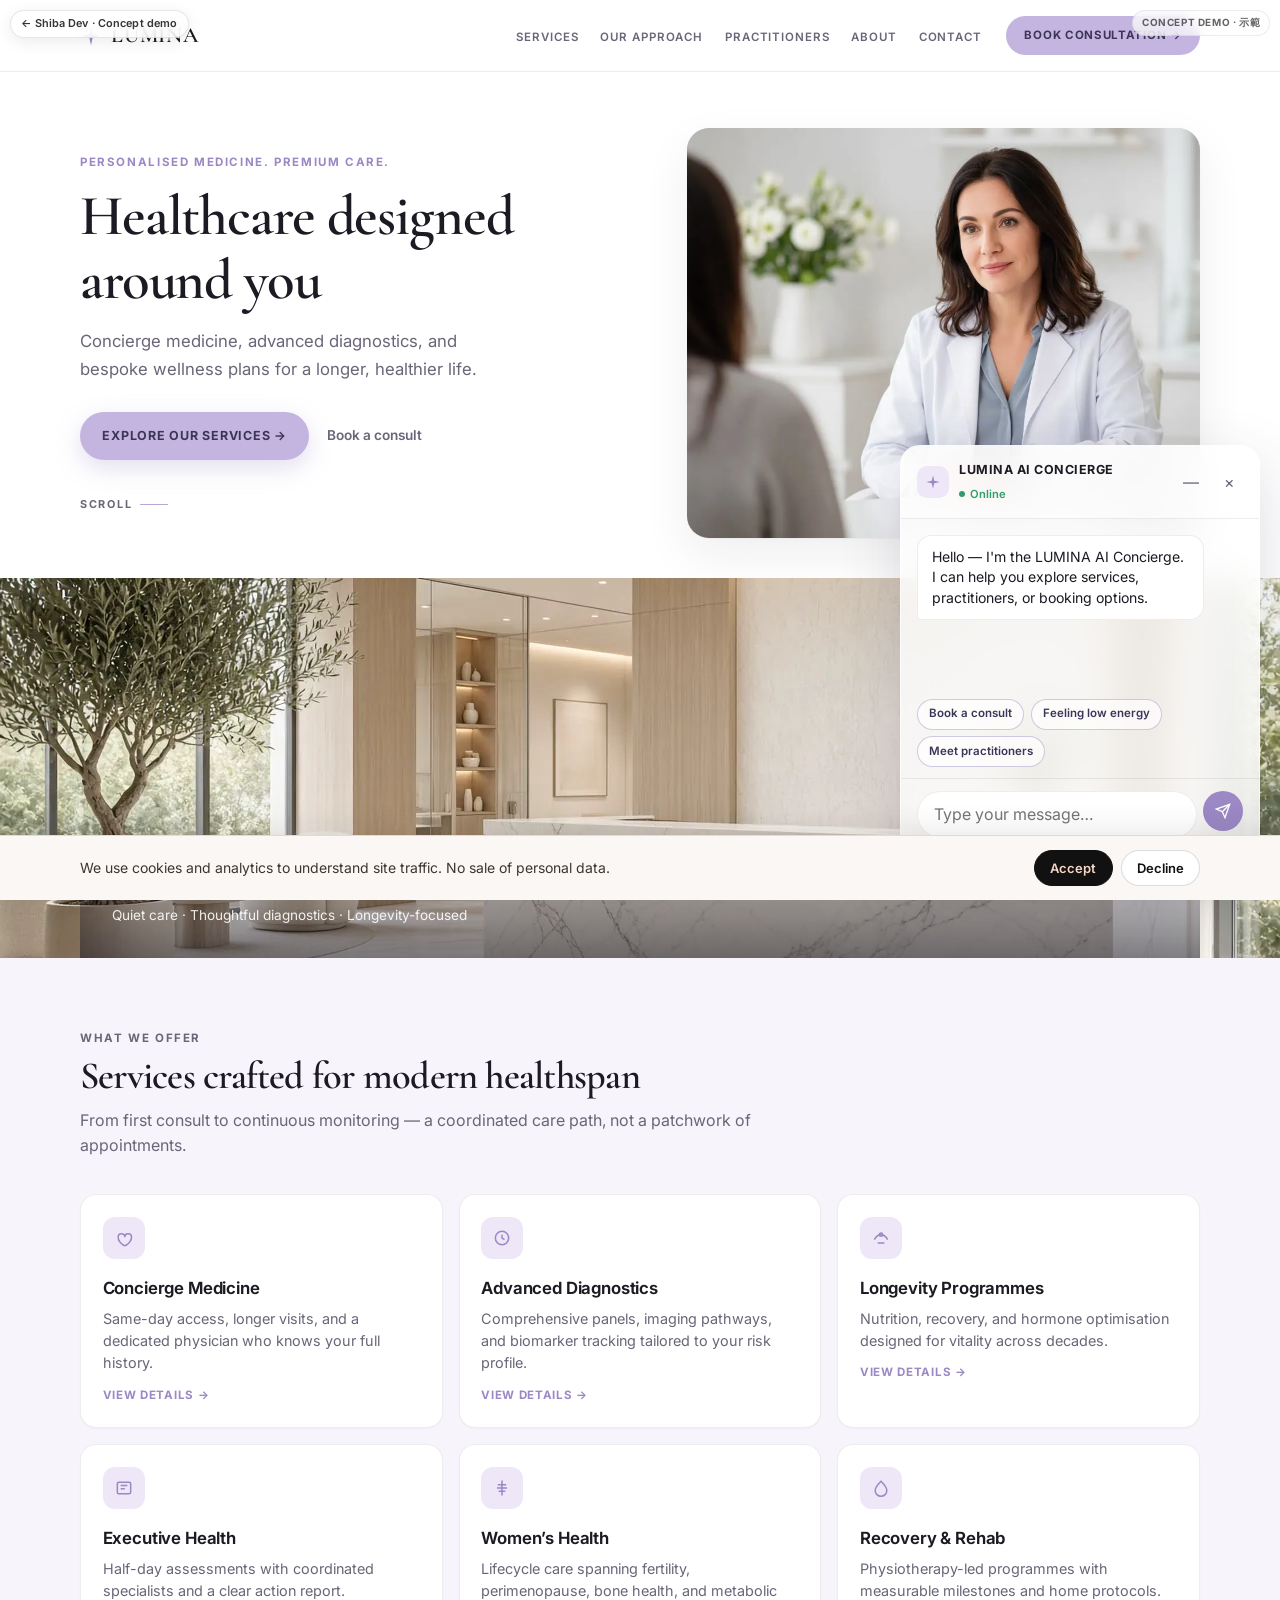
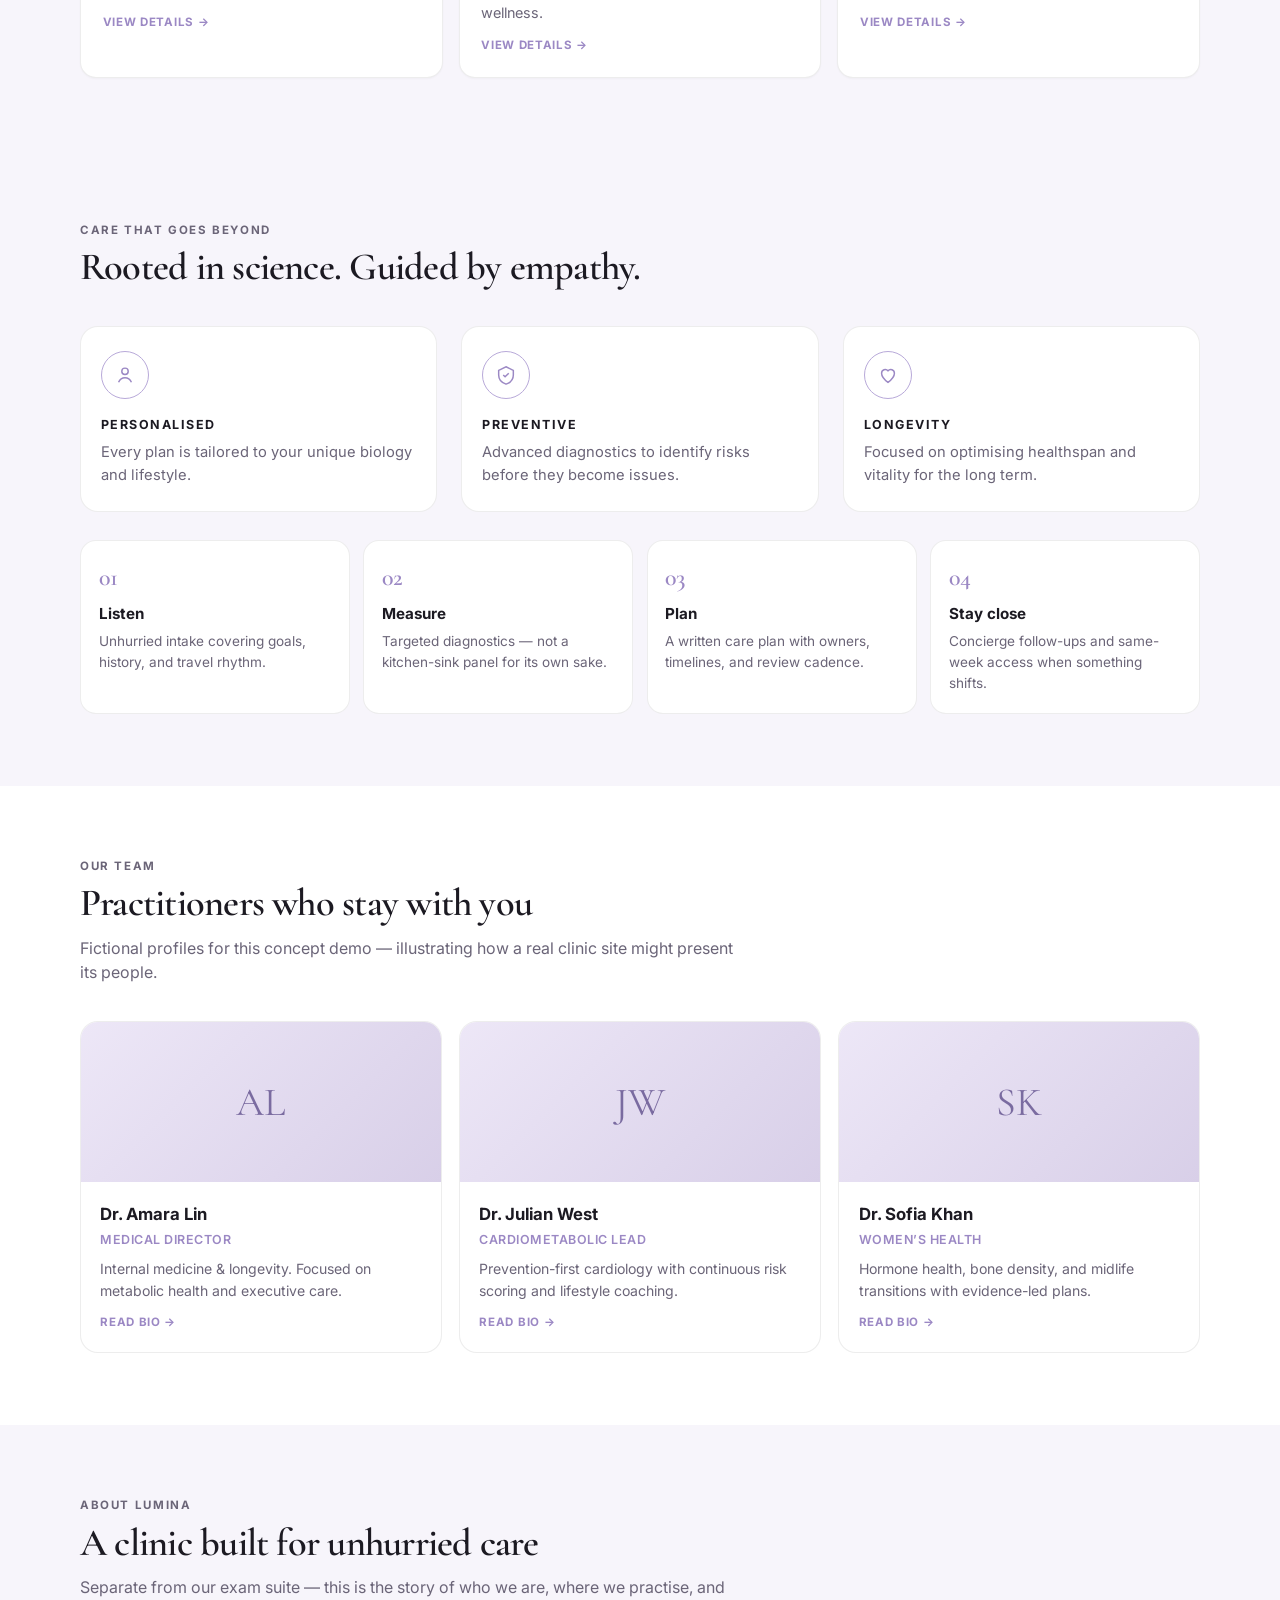
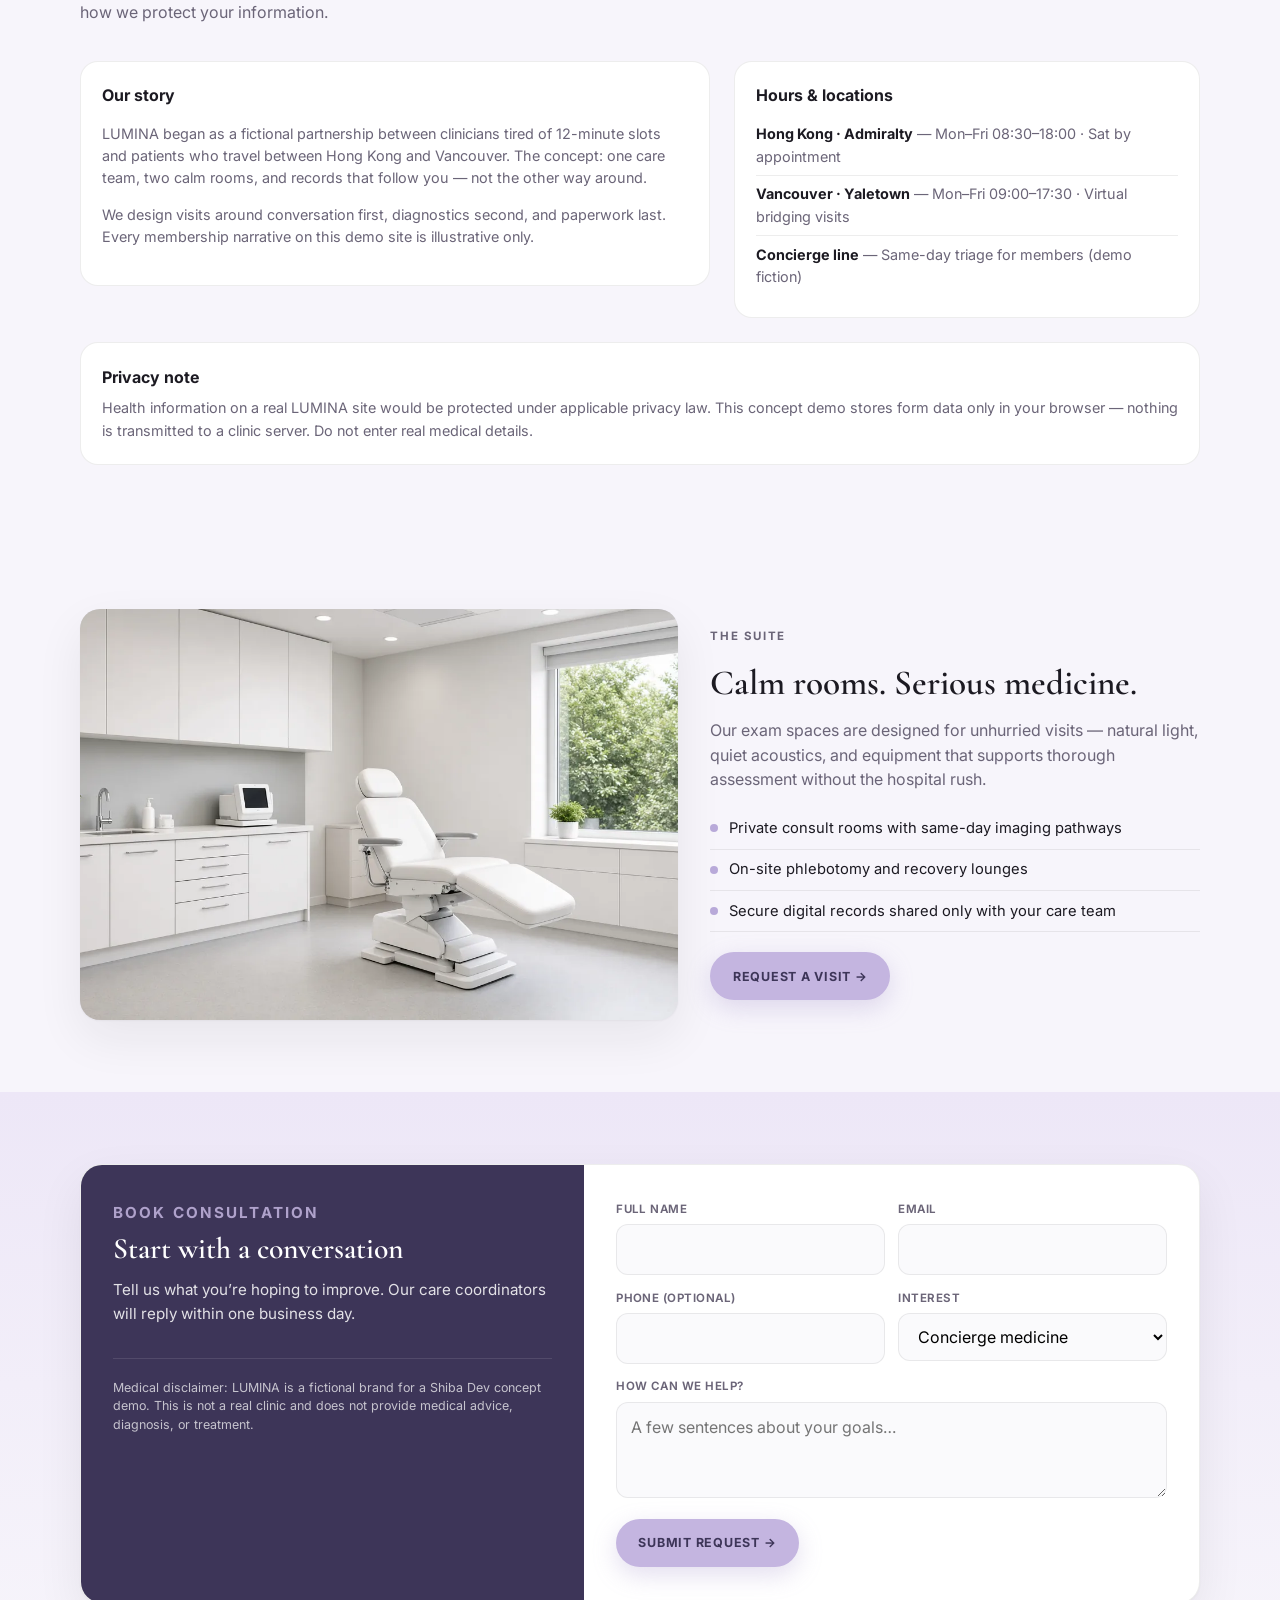
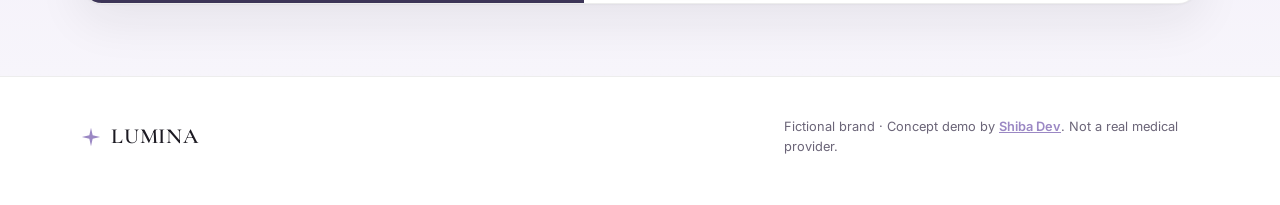
<file: demos/lumina/index.html>
<!DOCTYPE html>
<html lang="en">
<head>
  <meta charset="utf-8" />
  <meta name="viewport" content="width=device-width, initial-scale=1" />
  <title>LUMINA — Personalised Medicine</title>
  <meta name="description" content="LUMINA private medical clinic concept demo by Shiba Dev. Fictional brand." />
  <meta name="robots" content="noindex,follow" />
  <meta name="theme-color" content="#F7F5FB" />
  <link rel="icon" href="/assets/shiba-favicon.webp" type="image/webp" />
  <link rel="alternate icon" href="/assets/shiba-favicon.png" type="image/png" />
  <link rel="preconnect" href="https://fonts.googleapis.com" />
  <link rel="preconnect" href="https://fonts.gstatic.com" crossorigin />
  <link href="https://fonts.googleapis.com/css2?family=Cormorant+Garamond:wght@500;600;700&family=Inter:wght@400;500;600;700&family=Noto+Sans+TC:wght@400;500;700&display=swap" rel="stylesheet" />
  <link rel="stylesheet" href="/demos/shared/demo.css?v=polish3" />
  <style>
    :root {
      --bg: #F7F5FB;
      --surface: #FFFFFF;
      --ink: #1C1A22;
      --muted: #6B6578;
      --line: rgba(28,26,34,0.08);
      --lavender: #B8A9D9;
      --lavender-deep: #9B88C4;
      --lavender-soft: #EDE7F7;
      --lavender-btn: #C4B5E0;
      --serif: "Cormorant Garamond", Georgia, serif;
      --sans: Inter, "Noto Sans TC", system-ui, sans-serif;
      --radius: 16px;
      --shadow: 0 1px 2px rgba(28,26,34,0.04), 0 18px 48px rgba(28,26,34,0.07);
      --nav-h: 72px;
    }
    body {
      font-family: var(--sans);
      background: var(--bg);
      color: var(--ink);
      line-height: 1.55;
    }
    .wrap { width: min(1120px, 100% - 2.5rem); margin-inline: auto; }
    .wrap-wide { width: min(1200px, 100% - 2rem); margin-inline: auto; }

    /* NAV */
    .lm-nav {
      position: sticky; top: 0; z-index: 100;
      height: var(--nav-h);
      background: rgba(255,255,255,0.92);
      backdrop-filter: blur(14px);
      -webkit-backdrop-filter: blur(14px);
      border-bottom: 1px solid var(--line);
    }
    .lm-nav-inner {
      height: 100%;
      display: flex; align-items: center; gap: 1.5rem;
    }
    .lm-logo {
      display: inline-flex; align-items: center; gap: 0.55rem;
      text-decoration: none; font-family: var(--serif);
      font-size: 1.35rem; font-weight: 600; letter-spacing: 0.04em;
    }
    .lm-logo svg { width: 22px; height: 22px; color: var(--lavender-deep); }
    .lm-nav-links {
      display: flex; align-items: center; gap: 1.35rem;
      margin-left: auto; list-style: none; padding: 0; margin-block: 0;
    }
    .lm-nav-links a {
      text-decoration: none; font-size: 0.72rem; font-weight: 600;
      letter-spacing: 0.08em; color: var(--muted);
      transition: color 0.2s;
    }
    .lm-nav-links a:hover { color: var(--ink); }
    .lm-nav-cta {
      display: inline-flex; align-items: center; gap: 0.35rem;
      padding: 0.65rem 1.15rem; border-radius: 999px;
      background: var(--lavender-btn); color: #3D3558;
      font-size: 0.72rem; font-weight: 700; letter-spacing: 0.06em;
      text-decoration: none; border: none; cursor: pointer;
      transition: background 0.2s, transform 0.2s;
      white-space: nowrap;
    }
    .lm-nav-cta:hover { background: var(--lavender); transform: translateY(-1px); }
    .lm-nav-toggle {
      display: none; border: 1px solid var(--line); background: #fff;
      border-radius: 10px; width: 40px; height: 40px; cursor: pointer;
    }

    /* HERO */
    .lm-hero {
      padding: 3.5rem 0 2.5rem;
      background: var(--surface);
    }
    .lm-hero-grid {
      display: grid; grid-template-columns: 1.05fr 0.95fr; gap: 2.5rem;
      align-items: center;
    }
    .eyebrow {
      margin: 0 0 0.85rem;
      font-size: 0.72rem; font-weight: 700; letter-spacing: 0.14em;
      text-transform: uppercase; color: var(--lavender-deep);
    }
    .lm-hero h1 {
      margin: 0 0 1rem;
      font-family: var(--serif);
      font-size: clamp(2.4rem, 4.5vw, 3.55rem);
      font-weight: 600; line-height: 1.12; letter-spacing: -0.02em;
      color: var(--ink);
    }
    .lm-hero .lede {
      margin: 0 0 1.75rem; color: var(--muted);
      font-size: 1.05rem; max-width: 38ch; line-height: 1.65;
    }
    .btn-primary {
      display: inline-flex; align-items: center; gap: 0.4rem;
      padding: 0.9rem 1.4rem; border-radius: 999px;
      background: var(--lavender-btn); color: #3D3558;
      font-size: 0.78rem; font-weight: 700; letter-spacing: 0.06em;
      text-decoration: none; border: none; cursor: pointer;
      transition: background 0.2s, transform 0.2s, box-shadow 0.2s;
      box-shadow: 0 8px 24px rgba(155,136,196,0.28);
    }
    .btn-primary:hover { background: var(--lavender); transform: translateY(-1px); }
    .btn-ghost {
      display: inline-flex; align-items: center; gap: 0.35rem;
      margin-left: 0.85rem; font-size: 0.85rem; font-weight: 600;
      color: var(--muted); text-decoration: none;
    }
    .btn-ghost:hover { color: var(--ink); }
    .lm-hero-photo {
      border-radius: 22px; overflow: hidden;
      box-shadow: var(--shadow);
      aspect-ratio: 5/4; background: #E8E4F0;
    }
    .lm-hero-photo img { width: 100%; height: 100%; object-fit: cover; }
    .scroll-hint {
      margin-top: 2.25rem; font-size: 0.68rem; font-weight: 700;
      letter-spacing: 0.16em; color: var(--muted); display: flex; align-items: center; gap: 0.5rem;
    }
    .scroll-hint::after {
      content: ""; width: 28px; height: 1px; background: var(--lavender);
    }

    /* LOBBY BAND */
    .lm-lobby {
      position: relative; min-height: 320px;
      overflow: hidden;
    }
    .lm-lobby img {
      width: 100%; height: 380px; object-fit: cover;
    }
    .lm-lobby-caption {
      position: absolute; left: 0; right: 0; bottom: 0;
      padding: 2rem;
      background: linear-gradient(transparent, rgba(28,26,34,0.55));
      color: #fff;
    }
    .lm-lobby-caption strong {
      font-family: var(--serif); font-size: 1.5rem; font-weight: 600;
      display: block;
    }
    .lm-lobby-caption span {
      font-size: 0.85rem; opacity: 0.9;
    }

    /* SECTIONS */
    section { padding: 4.5rem 0; }
    .sec-head { max-width: 42rem; margin-bottom: 2.25rem; }
    .sec-head h2 {
      margin: 0.35rem 0 0.65rem;
      font-family: var(--serif);
      font-size: clamp(1.85rem, 3vw, 2.45rem);
      font-weight: 600; letter-spacing: -0.02em; line-height: 1.15;
    }
    .sec-head p { margin: 0; color: var(--muted); }

    /* SERVICES */
    .services-grid {
      display: grid; gap: 1rem;
      grid-template-columns: repeat(3, 1fr);
    }
    .svc-card {
      background: var(--surface); border: 1px solid var(--line);
      border-radius: var(--radius); padding: 1.4rem 1.35rem;
      box-shadow: 0 1px 2px rgba(28,26,34,0.03);
      transition: transform 0.2s, box-shadow 0.2s;
    }
    .svc-card:hover { transform: translateY(-3px); box-shadow: var(--shadow); }
    .svc-ico {
      width: 42px; height: 42px; border-radius: 12px;
      background: var(--lavender-soft); color: var(--lavender-deep);
      display: grid; place-items: center; margin-bottom: 1rem;
    }
    .svc-card h3 {
      margin: 0 0 0.4rem; font-size: 1.05rem; font-weight: 650;
      letter-spacing: -0.01em;
    }
    .svc-card p { margin: 0; font-size: 0.9rem; color: var(--muted); }

    /* PRACTITIONERS */
    #practitioners { background: var(--surface); }
    .prac-grid {
      display: grid; gap: 1.1rem;
      grid-template-columns: repeat(3, 1fr);
    }
    .prac-card {
      border: 1px solid var(--line); border-radius: 18px;
      overflow: hidden; background: #fff;
    }
    .prac-avatar {
      height: 160px; background: linear-gradient(135deg, #EDE7F7, #D8CFE8);
      display: grid; place-items: center;
      font-family: var(--serif); font-size: 2.5rem; color: #7A6BA0;
    }
    .prac-body { padding: 1.15rem 1.2rem 1.3rem; }
    .prac-body h3 { margin: 0 0 0.2rem; font-size: 1.05rem; }
    .prac-body .role { margin: 0 0 0.55rem; font-size: 0.78rem; font-weight: 600;
      letter-spacing: 0.04em; text-transform: uppercase; color: var(--lavender-deep); }
    .prac-body p { margin: 0; font-size: 0.88rem; color: var(--muted); }

    /* VALUES */
    .values-grid {
      display: grid; gap: 1.5rem;
      grid-template-columns: repeat(3, 1fr);
      margin-top: 0.5rem;
    }
    .val-item {
      text-align: left; padding: 1.5rem 1.25rem;
      border: 1px solid var(--line); border-radius: 18px; background: #fff;
    }
    .val-item .ico {
      width: 48px; height: 48px; border-radius: 50%;
      border: 1.5px solid var(--lavender);
      display: grid; place-items: center; margin-bottom: 1rem;
      color: var(--lavender-deep);
    }
    .val-item h3 {
      margin: 0 0 0.45rem; font-size: 0.78rem; font-weight: 700;
      letter-spacing: 0.12em;
    }
    .val-item p { margin: 0; color: var(--muted); font-size: 0.92rem; }

    /* EXAM */
    .exam-split {
      display: grid; grid-template-columns: 1.1fr 0.9fr; gap: 2rem;
      align-items: center;
    }
    .exam-photo {
      border-radius: 20px; overflow: hidden; box-shadow: var(--shadow);
      aspect-ratio: 16/11; background: #E8E4F0;
    }
    .exam-photo img { width: 100%; height: 100%; object-fit: cover; }
    .exam-copy h2 {
      font-family: var(--serif); font-size: clamp(1.7rem, 3vw, 2.2rem);
      font-weight: 600; margin: 0.35rem 0 0.85rem; line-height: 1.2;
    }
    .exam-copy p { color: var(--muted); margin: 0 0 1rem; }
    .exam-list { list-style: none; padding: 0; margin: 0 0 1.25rem; }
    .exam-list li {
      padding: 0.55rem 0; border-bottom: 1px solid var(--line);
      font-size: 0.92rem; display: flex; gap: 0.65rem; align-items: flex-start;
    }
    .exam-list li::before {
      content: ""; width: 8px; height: 8px; border-radius: 50%;
      background: var(--lavender); margin-top: 0.45rem; flex-shrink: 0;
    }

    /* BOOK */
    #book { background: linear-gradient(180deg, var(--lavender-soft), #F7F5FB); }
    .book-card {
      display: grid; grid-template-columns: 0.9fr 1.1fr; gap: 0;
      background: #fff; border-radius: 22px; overflow: hidden;
      border: 1px solid var(--line); box-shadow: var(--shadow);
    }
    .book-aside {
      padding: 2.25rem 2rem; background: #3D3558; color: #fff;
    }
    .book-aside h2 {
      font-family: var(--serif); font-size: 1.85rem; font-weight: 600;
      margin: 0.4rem 0 0.75rem; line-height: 1.2;
    }
    .book-aside p { margin: 0; opacity: 0.85; font-size: 0.95rem; }
    .book-aside .note {
      margin-top: 2rem; padding-top: 1.25rem;
      border-top: 1px solid rgba(255,255,255,0.15);
      font-size: 0.78rem; opacity: 0.7; line-height: 1.5;
    }
    .book-form { padding: 2.25rem 2rem; position: relative; }
    .form-row { display: grid; grid-template-columns: 1fr 1fr; gap: 0.85rem; }
    .field { margin-bottom: 0.9rem; }
    .field label {
      display: block; font-size: 0.72rem; font-weight: 650;
      letter-spacing: 0.04em; text-transform: uppercase;
      color: var(--muted); margin-bottom: 0.35rem;
    }
    .field input, .field select, .field textarea {
      width: 100%; padding: 0.75rem 0.9rem; border-radius: 12px;
      border: 1px solid var(--line); background: #FAFAFC;
      transition: border-color 0.2s, box-shadow 0.2s;
    }
    .field input:focus, .field select:focus, .field textarea:focus {
      outline: none; border-color: var(--lavender);
      box-shadow: 0 0 0 3px rgba(184,169,217,0.25);
      background: #fff;
    }
    .field textarea { min-height: 96px; resize: vertical; }
    .form-error { color: #B42318; font-size: 0.85rem; margin: 0 0 0.75rem; }
    .form-success {
      display: none; position: absolute; inset: 0;
      background: rgba(255,255,255,0.96);
      place-items: center; text-align: center; padding: 2rem;
    }
    .form-success.is-visible { display: grid; }
    .form-success h3 {
      font-family: var(--serif); font-size: 1.75rem; margin: 0 0 0.5rem;
    }
    .form-success p { color: var(--muted); margin: 0 0 1.25rem; }
    form.is-done .form-success { display: grid; }

    /* FOOTER */
    .lm-footer {
      padding: 2.5rem 0 3rem; border-top: 1px solid var(--line);
      background: #fff;
    }
    .lm-footer-inner {
      display: flex; flex-wrap: wrap; gap: 1rem; align-items: center;
      justify-content: space-between;
    }
    .lm-footer p { margin: 0; font-size: 0.8rem; color: var(--muted); max-width: 52ch; }

    /* CHAT WIDGET */
    .lm-chat {
      position: fixed; right: 1.25rem; bottom: 1.25rem; z-index: 200;
      width: min(360px, calc(100vw - 1.5rem));
      background: rgba(255,255,255,0.78);
      backdrop-filter: blur(18px); -webkit-backdrop-filter: blur(18px);
      border: 1px solid rgba(255,255,255,0.65);
      border-radius: 20px; box-shadow: 0 20px 60px rgba(61,53,88,0.18);
      overflow: hidden; display: flex; flex-direction: column;
      max-height: min(520px, calc(100vh - 6rem));
      transition: transform 0.3s, opacity 0.3s;
    }
    .lm-chat.is-collapsed .lm-chat-body,
    .lm-chat.is-collapsed .lm-chat-intents,
    .lm-chat.is-collapsed .lm-chat-form,
    .lm-chat.is-collapsed .lm-chat-powered { display: none; }
    .lm-chat.is-hidden { display: none; }
    .lm-chat-head {
      display: flex; align-items: center; gap: 0.65rem;
      padding: 0.85rem 1rem; border-bottom: 1px solid var(--line);
      background: rgba(255,255,255,0.55);
    }
    .lm-chat-head .mark {
      width: 32px; height: 32px; border-radius: 10px;
      background: var(--lavender-soft); color: var(--lavender-deep);
      display: grid; place-items: center;
    }
    .lm-chat-head strong {
      display: block; font-size: 0.78rem; font-weight: 700;
      letter-spacing: 0.04em;
    }
    .lm-chat-head .status {
      font-size: 0.7rem; color: #2F9E6A; font-weight: 600;
      display: inline-flex; align-items: center; gap: 0.3rem;
    }
    .lm-chat-head .status::before {
      content: ""; width: 6px; height: 6px; border-radius: 50%; background: currentColor;
    }
    .lm-chat-head .spacer { margin-left: auto; }
    .lm-chat-head button {
      border: none; background: transparent; cursor: pointer;
      width: 28px; height: 28px; border-radius: 8px; color: var(--muted);
    }
    .lm-chat-head button:hover { background: var(--lavender-soft); }
    .lm-chat-body {
      padding: 1rem; overflow-y: auto; flex: 1;
      display: flex; flex-direction: column; gap: 0.55rem;
      min-height: 180px; max-height: 260px;
    }
    .bubble {
      max-width: 88%; padding: 0.7rem 0.9rem; border-radius: 14px;
      font-size: 0.88rem; line-height: 1.45;
    }
    .bubble-bot {
      align-self: flex-start; background: #fff;
      border: 1px solid var(--line); color: var(--ink);
      border-bottom-left-radius: 4px;
    }
    .bubble-user {
      align-self: flex-end; background: var(--lavender-btn); color: #3D3558;
      border-bottom-right-radius: 4px;
    }
    .bubble-typing {
      align-self: flex-start; background: #fff; border: 1px solid var(--line);
      color: var(--muted);
    }
    .lm-chat-intents {
      display: flex; flex-wrap: wrap; gap: 0.4rem;
      padding: 0 1rem 0.65rem;
    }
    .lm-chat-intents button {
      border: 1px solid rgba(155,136,196,0.45); background: rgba(255,255,255,0.7);
      color: #3D3558; border-radius: 999px; padding: 0.35rem 0.7rem;
      font-size: 0.72rem; font-weight: 600; cursor: pointer;
      transition: background 0.15s;
    }
    .lm-chat-intents button:hover { background: var(--lavender-soft); }
    .lm-chat-form {
      display: flex; gap: 0.4rem; padding: 0.75rem 1rem 0.85rem;
      border-top: 1px solid var(--line);
    }
    .lm-chat-form input {
      flex: 1; border: 1px solid var(--line); border-radius: 999px;
      padding: 0.65rem 1rem; background: #fff;
    }
    .lm-chat-form input:focus { outline: none; border-color: var(--lavender); }
    .lm-chat-form button {
      width: 40px; height: 40px; border-radius: 50%; border: none;
      background: var(--lavender-deep); color: #fff; cursor: pointer;
      display: grid; place-items: center;
    }
    .lm-chat-powered {
      text-align: center; font-size: 0.65rem; color: var(--muted);
      padding: 0 1rem 0.7rem;
    }
    .lm-chat-fab {
      display: none; position: fixed; right: 1.25rem; bottom: 1.25rem; z-index: 199;
      width: 56px; height: 56px; border-radius: 50%; border: none;
      background: var(--lavender-deep); color: #fff; cursor: pointer;
      box-shadow: 0 12px 32px rgba(155,136,196,0.45);
    }

    @media (max-width: 960px) {
      .lm-hero-grid, .exam-split, .book-card { grid-template-columns: 1fr; }
      .services-grid, .prac-grid, .values-grid { grid-template-columns: 1fr 1fr; }
      .lm-nav-links { display: none; }
      .lm-nav-links.is-open {
        display: flex; flex-direction: column; align-items: flex-start;
        position: absolute; top: var(--nav-h); left: 0; right: 0;
        background: #fff; padding: 1rem 1.25rem 1.25rem;
        border-bottom: 1px solid var(--line); gap: 0.85rem;
      }
      .lm-nav-toggle { display: inline-grid; place-items: center; margin-left: auto; }
      .lm-nav-cta { display: none; }
      .form-row { grid-template-columns: 1fr; }
    }

    .svc-card, .prac-card { cursor: pointer; }
    .svc-card:focus-visible, .prac-card:focus-visible { outline: 2px solid var(--lavender-deep); outline-offset: 2px; }
    .svc-card .hint, .prac-card .hint {
      margin-top: 0.75rem; font-size: 0.72rem; font-weight: 700; letter-spacing: 0.06em;
      color: var(--lavender-deep); text-transform: uppercase;
    }
    .approach-timeline {
      display: grid; grid-template-columns: repeat(4, 1fr); gap: 0.85rem; margin-top: 1.75rem;
    }
    .tl-step {
      background: #fff; border: 1px solid var(--line); border-radius: 16px; padding: 1.15rem 1.1rem;
      position: relative;
    }
    .tl-step .step-n {
      font-family: var(--serif); font-size: 1.5rem; color: var(--lavender-deep); font-weight: 600; margin-bottom: 0.35rem;
    }
    .tl-step h3 { margin: 0 0 0.35rem; font-size: 0.95rem; }
    .tl-step p { margin: 0; font-size: 0.85rem; color: var(--muted); }
    .about-grid {
      display: grid; grid-template-columns: 1.15fr 0.85fr; gap: 1.5rem; align-items: start;
    }
    .about-card {
      background: #fff; border: 1px solid var(--line); border-radius: 18px; padding: 1.35rem 1.3rem;
    }
    .about-card h3 { margin: 0 0 0.5rem; font-size: 1rem; }
    .about-card p, .about-card li { color: var(--muted); font-size: 0.9rem; }
    .about-card ul { margin: 0; padding: 0; list-style: none; }
    .about-card li { padding: 0.45rem 0; border-bottom: 1px solid var(--line); }
    .about-card li:last-child { border-bottom: none; }
    #services, #approach, #practitioners, #about, #book, #suite { scroll-margin-top: calc(var(--nav-h) + 12px); }
    @media (max-width: 960px) {
      .approach-timeline, .about-grid { grid-template-columns: 1fr 1fr; }
    }
    @media (max-width: 640px) {
      .approach-timeline, .about-grid { grid-template-columns: 1fr; }
    }
    @media (max-width: 640px) {
      .services-grid, .prac-grid, .values-grid { grid-template-columns: 1fr; }
      .lm-chat { right: 0.75rem; bottom: 0.75rem; }
    }
  
    /* --- mobile polish --- */
    html, body { overflow-x: hidden; max-width: 100%; }
    img { max-width: 100%; height: auto; }
    input, select, textarea { width: 100%; max-width: 100%; box-sizing: border-box; }
    @media (max-width: 768px) {
      [data-nav-toggle], .lm-nav-toggle, .vx-menu, .au-menu, .lu-menu, .nx-menu, #sidebar-toggle, .mobile-bar {
        min-width: 44px; min-height: 44px;
      }
      [data-nav-links] a, .lm-nav-links a, .vx-links a, .au-links a, .lu-links a, .nx-links a {
        display: flex; align-items: center; min-height: 44px; padding: 0.55rem 0.25rem;
      }
      .form-row { grid-template-columns: 1fr !important; }
    }
    @media (max-width: 640px) {
      #demo-chat, .lm-chat, .vx-ai, .au-concierge, .ai-rep, .helper {
        left: 0.5rem; right: 0.5rem; bottom: max(0.5rem, env(safe-area-inset-bottom));
        width: auto; max-width: none;
        max-height: min(68vh, 520px);
      }
      .lm-chat-body, .vx-ai-body, .au-chat-body, .ai-body, .h-body {
        max-height: min(36vh, 220px);
      }
      .au-lightbox { padding: 0.75rem; }
      .au-lightbox button, .demo-modal-close {
        width: 44px; height: 44px;
      }
      .au-lightbox img { max-height: 75vh; width: 100%; object-fit: contain; }
    }
    @media (max-width: 480px) {
      .wrap { width: min(1120px, 100% - 1.25rem) !important; }
      section { padding-block: clamp(2rem, 8vw, 3rem); }
    }

  </style>
</head>
<body>
  <a class="skip-link" href="#main">Skip to content</a>
  <a class="shiba-escape shiba-escape--light" href="/">← Shiba Dev · Concept demo</a>
  <span class="demo-concept-tag demo-concept-tag--light">Concept demo · 示範</span>

  <header class="lm-nav">
    <div class="wrap lm-nav-inner">
      <a class="lm-logo" href="#top" id="top">
        <svg viewBox="0 0 24 24" fill="none" aria-hidden="true"><path d="M12 2L13.8 10.2L22 12L13.8 13.8L12 22L10.2 13.8L2 12L10.2 10.2L12 2Z" fill="currentColor"/></svg>
        LUMINA
      </a>
      <button class="lm-nav-toggle" type="button" aria-label="Menu" data-nav-toggle>
        <svg width="18" height="18" viewBox="0 0 24 24" fill="none" stroke="currentColor" stroke-width="2"><path d="M4 7h16M4 12h16M4 17h16"/></svg>
      </button>
      <ul class="lm-nav-links" data-nav-links>
        <li><a href="#services">SERVICES</a></li>
        <li><a href="#approach">OUR APPROACH</a></li>
        <li><a href="#practitioners">PRACTITIONERS</a></li>
        <li><a href="#about">ABOUT</a></li>
        <li><a href="#book">CONTACT</a></li>
      </ul>
      <a class="lm-nav-cta" href="#book">BOOK CONSULTATION →</a>
    </div>
  </header>

  <main id="main">
    <section class="lm-hero">
      <div class="wrap lm-hero-grid">
        <div>
          <p class="eyebrow">PERSONALISED MEDICINE. PREMIUM CARE.</p>
          <h1>Healthcare designed around you</h1>
          <p class="lede">Concierge medicine, advanced diagnostics, and bespoke wellness plans for a longer, healthier life.</p>
          <div>
            <a class="btn-primary" href="#services">EXPLORE OUR SERVICES →</a>
            <a class="btn-ghost" href="#book">Book a consult</a>
          </div>
          <div class="scroll-hint">SCROLL</div>
        </div>
        <div class="lm-hero-photo">
          <picture><source srcset="/assets/photos/lumina-doctor.webp" type="image/webp" /><img src="/assets/photos/lumina-doctor.jpg" alt="Physician in consultation with a patient" width="720" height="576" /></picture>
        </div>
      </div>
    </section>

    <div class="lm-lobby">
      <picture><source srcset="/assets/photos/lumina-lobby.webp" type="image/webp" /><img src="/assets/photos/lumina-lobby.jpg" alt="LUMINA private clinic lobby with marble reception" width="1600" height="900" /></picture>
      <div class="lm-lobby-caption wrap">
        <strong>LUMINA Private Medical Clinic</strong>
        <span>Quiet care · Thoughtful diagnostics · Longevity-focused</span>
      </div>
    </div>

    <section id="services">
      <div class="wrap">
        <div class="sec-head">
          <p class="eyebrow">WHAT WE OFFER</p>
          <h2>Services crafted for modern healthspan</h2>
          <p>From first consult to continuous monitoring — a coordinated care path, not a patchwork of appointments.</p>
        </div>
        <div class="services-grid">
          <article class="svc-card" tabindex="0" role="button" data-svc="concierge">
            <div class="svc-ico" aria-hidden="true"><svg width="20" height="20" viewBox="0 0 24 24" fill="none" stroke="currentColor" stroke-width="1.8"><path d="M12 21s-7-4.5-7-10a4 4 0 018 0 4 4 0 018 0c0 5.5-7 10-7 10z"/></svg></div>
            <h3>Concierge Medicine</h3>
            <p>Same-day access, longer visits, and a dedicated physician who knows your full history.</p>
            <div class="hint">View details →</div>
          </article>
          <article class="svc-card" tabindex="0" role="button" data-svc="diagnostics">
            <div class="svc-ico" aria-hidden="true"><svg width="20" height="20" viewBox="0 0 24 24" fill="none" stroke="currentColor" stroke-width="1.8"><circle cx="12" cy="12" r="8"/><path d="M12 8v4l3 2"/></svg></div>
            <h3>Advanced Diagnostics</h3>
            <p>Comprehensive panels, imaging pathways, and biomarker tracking tailored to your risk profile.</p>
            <div class="hint">View details →</div>
          </article>
          <article class="svc-card" tabindex="0" role="button" data-svc="longevity">
            <div class="svc-ico" aria-hidden="true"><svg width="20" height="20" viewBox="0 0 24 24" fill="none" stroke="currentColor" stroke-width="1.8"><path d="M4 14c2-4 5-6 8-6s6 2 8 6"/><path d="M8 18h8"/><circle cx="12" cy="8" r="2"/></svg></div>
            <h3>Longevity Programmes</h3>
            <p>Nutrition, recovery, and hormone optimisation designed for vitality across decades.</p>
            <div class="hint">View details →</div>
          </article>
          <article class="svc-card" tabindex="0" role="button" data-svc="executive">
            <div class="svc-ico" aria-hidden="true"><svg width="20" height="20" viewBox="0 0 24 24" fill="none" stroke="currentColor" stroke-width="1.8"><rect x="4" y="5" width="16" height="14" rx="2"/><path d="M8 9h8M8 13h5"/></svg></div>
            <h3>Executive Health</h3>
            <p>Half-day assessments with coordinated specialists and a clear action report.</p>
            <div class="hint">View details →</div>
          </article>
          <article class="svc-card" tabindex="0" role="button" data-svc="womens">
            <div class="svc-ico" aria-hidden="true"><svg width="20" height="20" viewBox="0 0 24 24" fill="none" stroke="currentColor" stroke-width="1.8"><path d="M12 3v18M7 8h10M6 12h12M8 16h8"/></svg></div>
            <h3>Women’s Health</h3>
            <p>Lifecycle care spanning fertility, perimenopause, bone health, and metabolic wellness.</p>
            <div class="hint">View details →</div>
          </article>
          <article class="svc-card" tabindex="0" role="button" data-svc="recovery">
            <div class="svc-ico" aria-hidden="true"><svg width="20" height="20" viewBox="0 0 24 24" fill="none" stroke="currentColor" stroke-width="1.8"><path d="M12 22a7 7 0 007-7c0-4-7-11-7-11S5 11 5 15a7 7 0 007 7z"/></svg></div>
            <h3>Recovery &amp; Rehab</h3>
            <p>Physiotherapy-led programmes with measurable milestones and home protocols.</p>
            <div class="hint">View details →</div>
          </article>
        </div>
      </div>
    </section>

    <section id="approach">
      <div class="wrap">
        <div class="sec-head">
          <p class="eyebrow">CARE THAT GOES BEYOND</p>
          <h2>Rooted in science. Guided by empathy.</h2>
        </div>
        <div class="values-grid">
          <article class="val-item">
            <div class="ico" aria-hidden="true"><svg width="22" height="22" viewBox="0 0 24 24" fill="none" stroke="currentColor" stroke-width="1.6"><circle cx="12" cy="8" r="3.5"/><path d="M5 20c1.5-3.5 4-5 7-5s5.5 1.5 7 5"/></svg></div>
            <h3>PERSONALISED</h3>
            <p>Every plan is tailored to your unique biology and lifestyle.</p>
          </article>
          <article class="val-item">
            <div class="ico" aria-hidden="true"><svg width="22" height="22" viewBox="0 0 24 24" fill="none" stroke="currentColor" stroke-width="1.6"><path d="M12 3l8 4v5c0 5-3.5 8.5-8 10-4.5-1.5-8-5-8-10V7l8-4z"/><path d="M9 12l2 2 4-4"/></svg></div>
            <h3>PREVENTIVE</h3>
            <p>Advanced diagnostics to identify risks before they become issues.</p>
          </article>
          <article class="val-item">
            <div class="ico" aria-hidden="true"><svg width="22" height="22" viewBox="0 0 24 24" fill="none" stroke="currentColor" stroke-width="1.6"><path d="M12 20c4-3 7-6.2 7-10a4 4 0 00-7-2.6A4 4 0 005 10c0 3.8 3 7 7 10z"/></svg></div>
            <h3>LONGEVITY</h3>
            <p>Focused on optimising healthspan and vitality for the long term.</p>
          </article>
        </div>
        <div class="approach-timeline" aria-label="Care pathway">
          <article class="tl-step"><div class="step-n">01</div><h3>Listen</h3><p>Unhurried intake covering goals, history, and travel rhythm.</p></article>
          <article class="tl-step"><div class="step-n">02</div><h3>Measure</h3><p>Targeted diagnostics — not a kitchen-sink panel for its own sake.</p></article>
          <article class="tl-step"><div class="step-n">03</div><h3>Plan</h3><p>A written care plan with owners, timelines, and review cadence.</p></article>
          <article class="tl-step"><div class="step-n">04</div><h3>Stay close</h3><p>Concierge follow-ups and same-week access when something shifts.</p></article>
        </div>
      </div>
    </section>

    <section id="practitioners">
      <div class="wrap">
        <div class="sec-head">
          <p class="eyebrow">OUR TEAM</p>
          <h2>Practitioners who stay with you</h2>
          <p>Fictional profiles for this concept demo — illustrating how a real clinic site might present its people.</p>
        </div>
        <div class="prac-grid">
          <article class="prac-card" tabindex="0" role="button" data-prac="al">
            <div class="prac-avatar">AL</div>
            <div class="prac-body">
              <h3>Dr. Amara Lin</h3>
              <p class="role">Medical Director</p>
              <p>Internal medicine &amp; longevity. Focused on metabolic health and executive care.</p>
              <div class="hint">Read bio →</div>
            </div>
          </article>
          <article class="prac-card" tabindex="0" role="button" data-prac="jw">
            <div class="prac-avatar">JW</div>
            <div class="prac-body">
              <h3>Dr. Julian West</h3>
              <p class="role">Cardiometabolic Lead</p>
              <p>Prevention-first cardiology with continuous risk scoring and lifestyle coaching.</p>
              <div class="hint">Read bio →</div>
            </div>
          </article>
          <article class="prac-card" tabindex="0" role="button" data-prac="sk">
            <div class="prac-avatar">SK</div>
            <div class="prac-body">
              <h3>Dr. Sofia Khan</h3>
              <p class="role">Women’s Health</p>
              <p>Hormone health, bone density, and midlife transitions with evidence-led plans.</p>
              <div class="hint">Read bio →</div>
            </div>
          </article>
        </div>
      </div>
    </section>


    <section id="about">
      <div class="wrap">
        <div class="sec-head">
          <p class="eyebrow">ABOUT LUMINA</p>
          <h2>A clinic built for unhurried care</h2>
          <p>Separate from our exam suite — this is the story of who we are, where we practise, and how we protect your information.</p>
        </div>
        <div class="about-grid">
          <div class="about-card">
            <h3>Our story</h3>
            <p>LUMINA began as a fictional partnership between clinicians tired of 12-minute slots and patients who travel between Hong Kong and Vancouver. The concept: one care team, two calm rooms, and records that follow you — not the other way around.</p>
            <p style="margin-top:0.85rem">We design visits around conversation first, diagnostics second, and paperwork last. Every membership narrative on this demo site is illustrative only.</p>
          </div>
          <div class="about-card">
            <h3>Hours &amp; locations</h3>
            <ul>
              <li><strong style="color:var(--ink)">Hong Kong · Admiralty</strong> — Mon–Fri 08:30–18:00 · Sat by appointment</li>
              <li><strong style="color:var(--ink)">Vancouver · Yaletown</strong> — Mon–Fri 09:00–17:30 · Virtual bridging visits</li>
              <li><strong style="color:var(--ink)">Concierge line</strong> — Same-day triage for members (demo fiction)</li>
            </ul>
          </div>
          <div class="about-card" style="grid-column:1/-1">
            <h3>Privacy note</h3>
            <p style="margin:0">Health information on a real LUMINA site would be protected under applicable privacy law. This concept demo stores form data only in your browser — nothing is transmitted to a clinic server. Do not enter real medical details.</p>
          </div>
        </div>
      </div>
    </section>

    <section id="suite">
      <div class="wrap exam-split">
        <div class="exam-photo">
          <picture><source srcset="/assets/photos/lumina-exam.webp" type="image/webp" /><img src="/assets/photos/lumina-exam.jpg" alt="Modern exam suite with natural light" width="800" height="550" /></picture>
        </div>
        <div class="exam-copy">
          <p class="eyebrow">THE SUITE</p>
          <h2>Calm rooms. Serious medicine.</h2>
          <p>Our exam spaces are designed for unhurried visits — natural light, quiet acoustics, and equipment that supports thorough assessment without the hospital rush.</p>
          <ul class="exam-list">
            <li>Private consult rooms with same-day imaging pathways</li>
            <li>On-site phlebotomy and recovery lounges</li>
            <li>Secure digital records shared only with your care team</li>
          </ul>
          <a class="btn-primary" href="#book">REQUEST A VISIT →</a>
        </div>
      </div>
    </section>

    <section id="book">
      <div class="wrap">
        <div class="book-card">
          <aside class="book-aside">
            <p class="eyebrow" style="color:#C4B5E0">BOOK CONSULTATION</p>
            <h2>Start with a conversation</h2>
            <p>Tell us what you’re hoping to improve. Our care coordinators will reply within one business day.</p>
            <p class="note">Medical disclaimer: LUMINA is a fictional brand for a Shiba Dev concept demo. This is not a real clinic and does not provide medical advice, diagnosis, or treatment.</p>
          </aside>
          <form class="book-form" id="lumina-book" novalidate>
            <div class="form-row">
              <div class="field">
                <label for="lm-name">Full name</label>
                <input id="lm-name" name="name" autocomplete="name" required />
              </div>
              <div class="field">
                <label for="lm-email">Email</label>
                <input id="lm-email" name="email" type="email" autocomplete="email" required />
              </div>
            </div>
            <div class="form-row">
              <div class="field">
                <label for="lm-phone">Phone (optional)</label>
                <input id="lm-phone" name="phone" type="tel" autocomplete="tel" />
              </div>
              <div class="field">
                <label for="lm-interest">Interest</label>
                <select id="lm-interest" name="interest">
                  <option>Concierge medicine</option>
                  <option>Diagnostics</option>
                  <option>Longevity programme</option>
                  <option>Executive health</option>
                  <option>Other</option>
                </select>
              </div>
            </div>
            <div class="field">
              <label for="lm-msg">How can we help?</label>
              <textarea id="lm-msg" name="message" placeholder="A few sentences about your goals…"></textarea>
            </div>
            <p class="form-error" data-form-error hidden></p>
            <button class="btn-primary" type="submit">SUBMIT REQUEST →</button>
            <div class="form-success" data-form-success>
              <h3>Request received</h3>
              <p>Thanks — this concept demo confirms your form locally. A real clinic would follow up by email.</p>
              <button type="button" class="btn-primary" data-form-again>Send another</button>
            </div>
          </form>
        </div>
      </div>
    </section>
  </main>

  <footer class="lm-footer">
    <div class="wrap lm-footer-inner">
      <a class="lm-logo" href="#top">
        <svg viewBox="0 0 24 24" fill="none" aria-hidden="true"><path d="M12 2L13.8 10.2L22 12L13.8 13.8L12 22L10.2 13.8L2 12L10.2 10.2L12 2Z" fill="currentColor"/></svg>
        LUMINA
      </a>
      <p>Fictional brand · Concept demo by <a href="/" style="color:var(--lavender-deep);font-weight:600">Shiba Dev</a>. Not a real medical provider.</p>
    </div>
  </footer>

  <aside class="lm-chat" id="demo-chat" aria-label="LUMINA AI Concierge">
    <div class="lm-chat-head">
      <div class="mark" aria-hidden="true"><svg width="16" height="16" viewBox="0 0 24 24" fill="currentColor"><path d="M12 2L13.8 10.2L22 12L13.8 13.8L12 22L10.2 13.8L2 12L10.2 10.2L12 2Z"/></svg></div>
      <div>
        <strong>LUMINA AI CONCIERGE</strong>
        <span class="status">Online</span>
      </div>
      <span class="spacer"></span>
      <button type="button" data-chat-toggle aria-expanded="true" title="Minimise">—</button>
      <button type="button" data-chat-close title="Close">×</button>
    </div>
    <div class="lm-chat-body" data-chat-body></div>
    <div class="lm-chat-intents" data-chat-intents></div>
    <form class="lm-chat-form" data-chat-form>
      <input data-chat-input type="text" placeholder="Type your message…" aria-label="Message" autocomplete="off" />
      <button type="submit" aria-label="Send">
        <svg width="16" height="16" viewBox="0 0 24 24" fill="none" stroke="currentColor" stroke-width="2"><path d="M22 2L11 13"/><path d="M22 2L15 22l-4-9-9-4 20-7z"/></svg>
      </button>
    </form>
    <div class="lm-chat-powered">Powered by LUMINA AI · Concept demo</div>
  </aside>

  <script src="/demos/shared/demo.js?v=polish3"></script>
  <script>
    (function () {
      var toggle = document.querySelector("[data-nav-toggle]");
      var links = document.querySelector("[data-nav-links]");
      if (toggle && links) {
        toggle.addEventListener("click", function () {
          links.classList.toggle("is-open");
        });
        links.querySelectorAll("a").forEach(function (a) {
          a.addEventListener("click", function () { links.classList.remove("is-open"); });
        });
      }

      ShibaDemo.initChat({
        id: "demo-chat",
        greet: "Hello — I'm the LUMINA AI Concierge. I can help you explore services, practitioners, or booking options.",
        intents: [
          { label: "Book a consult", reply: "You can request a visit in the Book Consultation form below. Prefer a specialty? Tell me Executive Health, Longevity, or Women's Health." },
          { label: "Feeling low energy", user: "I've been feeling low energy lately…", reply: "Low energy often benefits from a comprehensive wellness panel — sleep, iron, thyroid, and metabolic markers. I can help you request that pathway." },
          { label: "Meet practitioners", reply: "Our demo team includes Dr. Amara Lin (Medical Director), Dr. Julian West (Cardiometabolic), and Dr. Sofia Khan (Women's Health). Scroll to Practitioners to learn more." }
        ],
        replies: {
          book: "Open the Book Consultation section — submit your details and a coordinator would follow up in a real clinic.",
          doctor: "Our fictional practitioners are listed under Practitioners. In production, you'd see credentials and availability.",
          service: "We highlight Concierge Medicine, Diagnostics, Longevity, Executive Health, Women's Health, and Recovery.",
          price: "This concept demo does not show public pricing. A real clinic would discuss membership privately."
        },
        defaultReply: "Thanks — this is a concept demo. A real LUMINA assistant would continue from here with secure care guidance."
      });

      ShibaDemo.bindForm("lumina-book", {
        required: ["name", "email"],
        emailField: "email",
        toastMsg: "Consultation request noted (demo)"
      });

      var svcDetail = {
        concierge: { title: "Concierge Medicine", body: "Membership-style care with priority scheduling, annual wellness planning, and a single point of contact for referrals. Ideal for executives and families who want continuity without the hospital rush." },
        diagnostics: { title: "Advanced Diagnostics", body: "Full-panel bloodwork, optional imaging pathways, and longitudinal biomarker dashboards. Results are reviewed in a dedicated consult — never left as a PDF dump." },
        longevity: { title: "Longevity Programmes", body: "Quarterly reviews covering sleep, metabolic markers, strength, and recovery. Plans adapt with your biology and calendar — fictional programme for this demo." },
        executive: { title: "Executive Health", body: "A structured half-day: vitals, labs, specialist touchpoints, and a written action report the same week. Designed for travel-heavy schedules." },
        womens: { title: "Women's Health", body: "Lifecycle-aware visits covering hormone health, bone density, and midlife transitions with evidence-led plans and discreet coordination." },
        recovery: { title: "Recovery & Rehab", body: "Physio-led programmes with clear milestones, home protocols, and progress check-ins. Built for post-travel recovery and athletic return-to-play." }
      };
      var pracDetail = {
        al: { title: "Dr. Amara Lin", body: "Medical Director · Internal medicine & longevity. Amara leads metabolic and executive pathways, with a focus on cross-border continuity between our fictional HK and Vancouver suites. Languages: English, Cantonese." },
        jw: { title: "Dr. Julian West", body: "Cardiometabolic Lead · Prevention-first cardiology with continuous risk scoring and lifestyle coaching. Julian designs half-day executive assessments and post-travel recovery protocols." },
        sk: { title: "Dr. Sofia Khan", body: "Women's Health · Hormone health, bone density, and midlife transitions. Sofia partners with physiotherapists on recovery plans and coordinates discreet specialist referrals." }
      };

      function bindOpen(sel, map, askLabel) {
        document.querySelectorAll(sel).forEach(function (el) {
          function open() {
            var key = el.getAttribute(sel.indexOf("svc") >= 0 ? "data-svc" : "data-prac");
            var d = map[key];
            if (!d) return;
            ShibaDemo.openModal({
              title: d.title,
              body: d.body,
              actions: [
                {
                  label: askLabel || "Ask Concierge",
                  style: "background:#C4B5E0;color:#3D3558",
                  onClick: function () {
                    var chat = document.getElementById("demo-chat");
                    if (chat) chat.classList.remove("is-collapsed", "is-hidden");
                    ShibaDemo.toast("Concierge noted your interest in “" + d.title + "” (demo)", 2200);
                  }
                },
                {
                  label: "Book consult",
                  href: "#book",
                  style: "background:#3D3558;color:#fff"
                }
              ]
            });
          }
          el.addEventListener("click", open);
          el.addEventListener("keydown", function (e) {
            if (e.key === "Enter" || e.key === " ") { e.preventDefault(); open(); }
          });
        });
      }
      bindOpen(".svc-card[data-svc]", svcDetail, "Ask Concierge");
      bindOpen(".prac-card[data-prac]", pracDetail, "Ask about this practitioner");
    })();
  </script>
  <script src="/assets/analytics.js?v=polish3" defer data-measurement-id="G-YZ3KBSHPJV"></script>
</body>
</html>
</file>
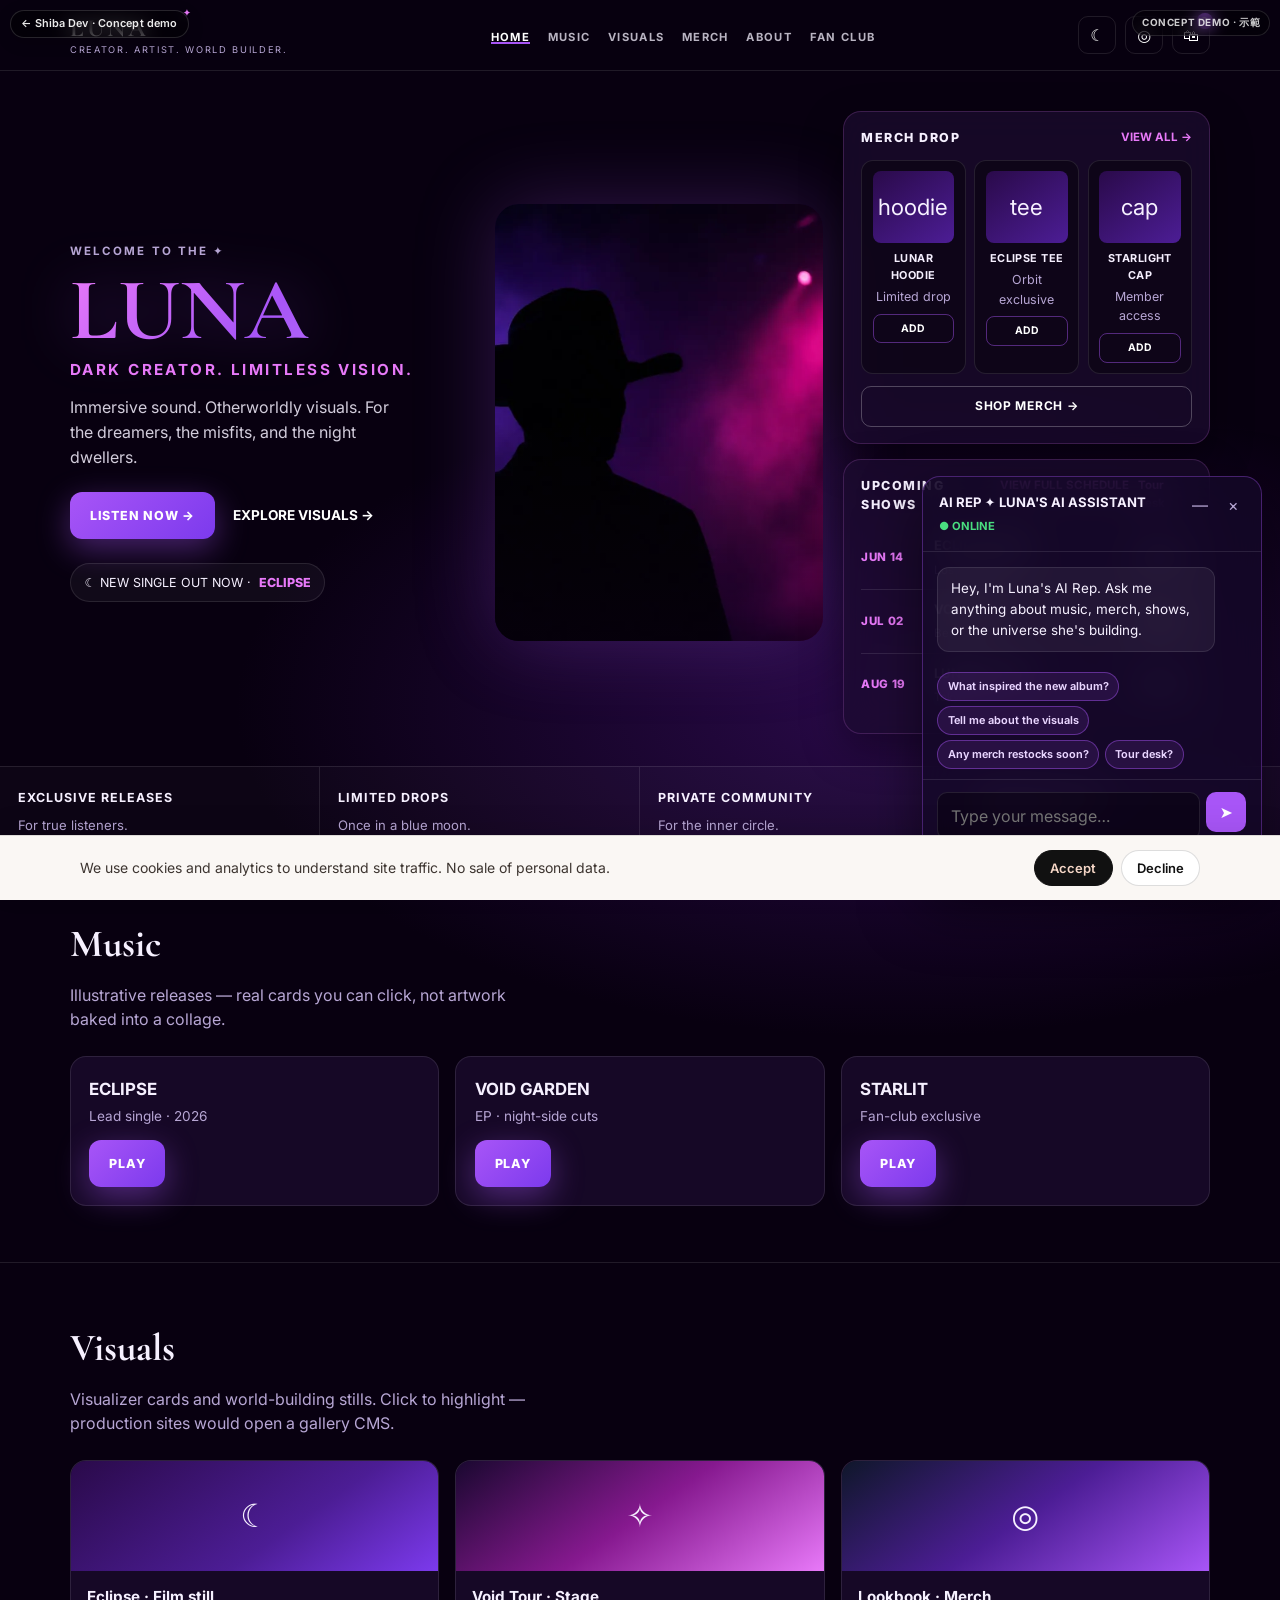
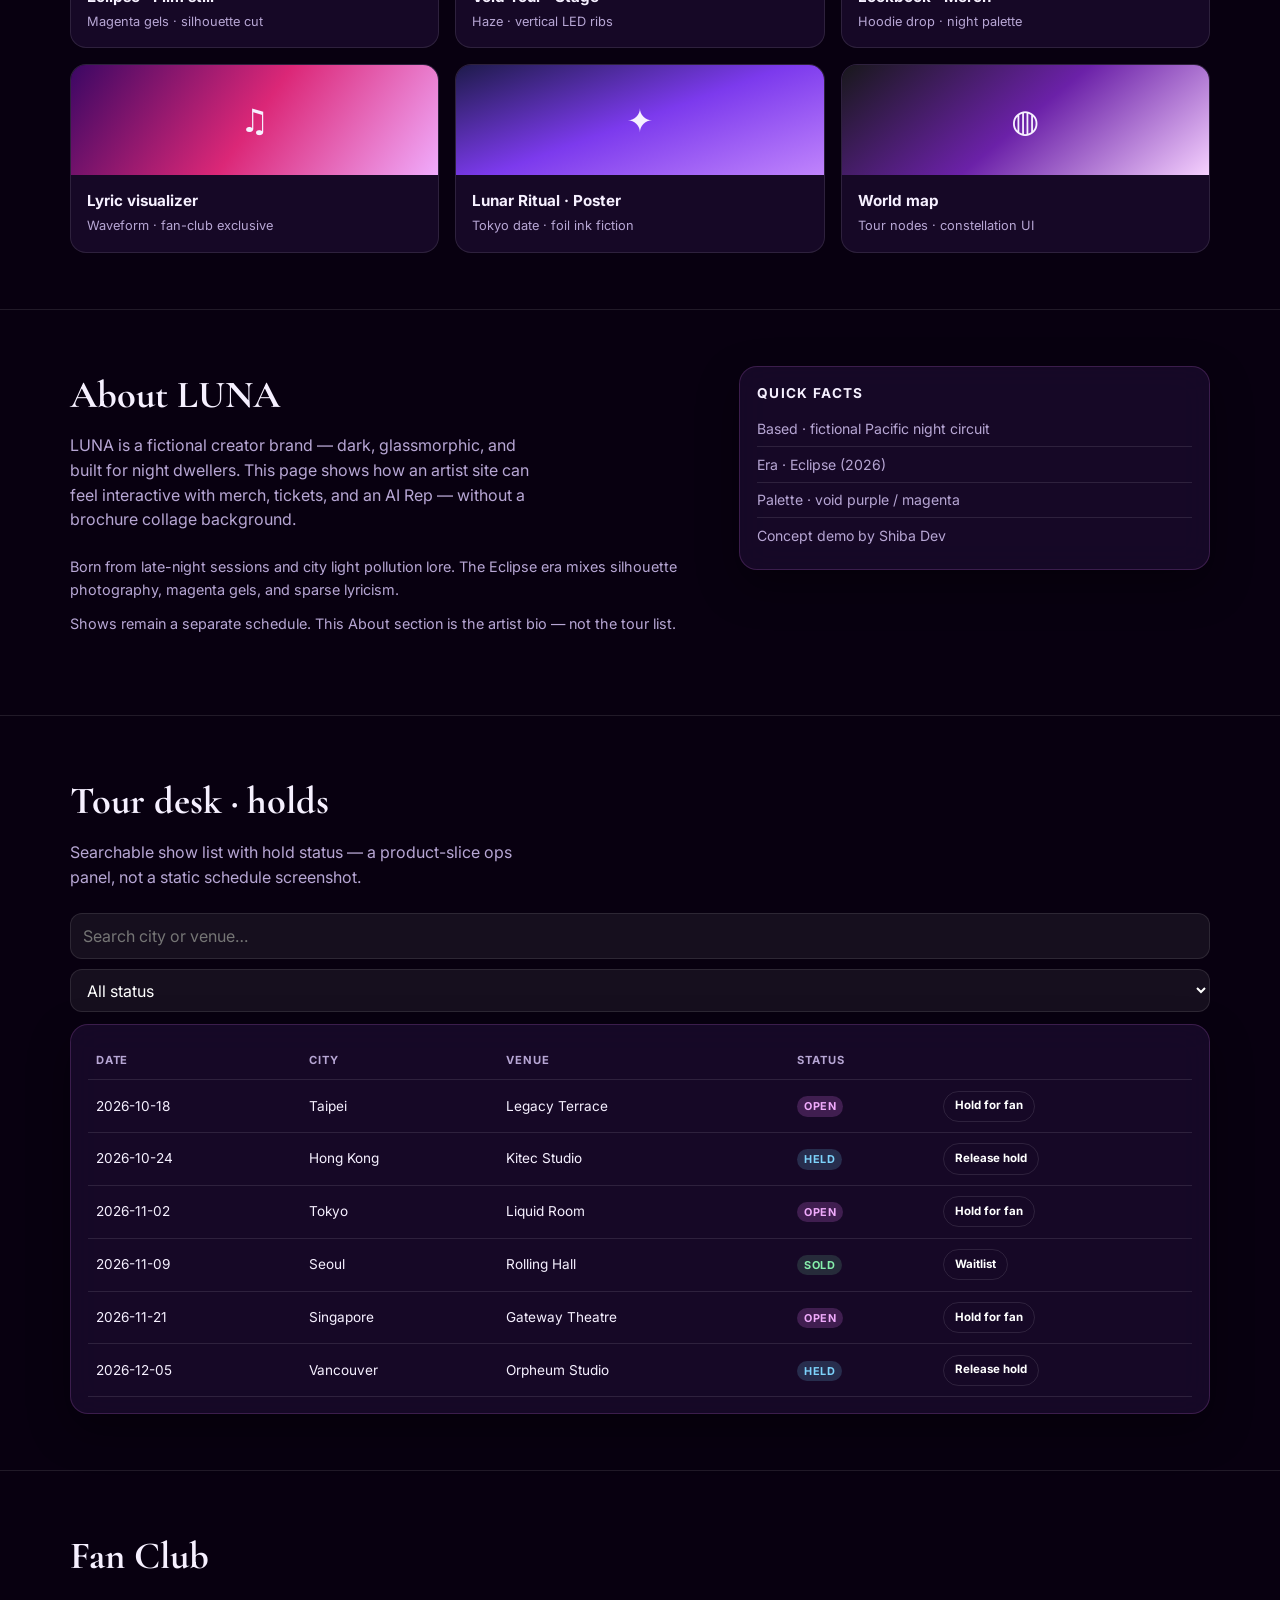
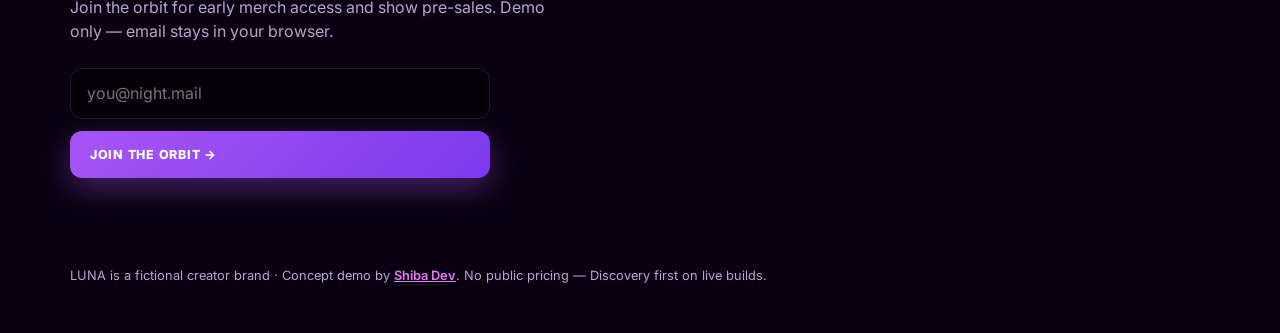
<file: demos/luna/index.html>
<!DOCTYPE html>
<html lang="en">
<head>
  <meta charset="utf-8" />
  <meta name="viewport" content="width=device-width, initial-scale=1" />
  <title>LUNA — Dark Creator</title>
  <meta name="description" content="LUNA fictional creator site concept demo by Shiba Dev." />
  <meta name="robots" content="noindex,follow" />
  <meta name="theme-color" content="#0A0014" />
  <link rel="icon" href="/assets/shiba-favicon.webp" type="image/webp" />
  <link rel="alternate icon" href="/assets/shiba-favicon.png" type="image/png" />
  <link rel="preconnect" href="https://fonts.googleapis.com" />
  <link rel="preconnect" href="https://fonts.gstatic.com" crossorigin />
  <link href="https://fonts.googleapis.com/css2?family=Cormorant+Garamond:wght@600;700&family=Inter:wght@400;500;600;700&display=swap" rel="stylesheet" />
  <link rel="stylesheet" href="/demos/shared/demo.css?v=polish3" />
  <style>
    :root {
      --bg: #080010; --panel: rgba(28,12,48,0.72); --ink: #F6F0FF; --muted: #B7A6D4;
      --purple: #A855F7; --magenta: #E879F9; --line: rgba(255,255,255,0.1);
      --serif: "Cormorant Garamond", Georgia, serif; --sans: Inter, system-ui, sans-serif;
    }
    body {
      font-family: var(--sans); background: radial-gradient(1200px 600px at 70% 20%, #2A0A4A 0%, var(--bg) 55%);
      color: var(--ink); min-height: 100vh; line-height: 1.55;
    }
    .wrap { width: min(1140px, 100% - 2.5rem); margin-inline: auto; }

    .lu-nav {
      position: sticky; top: 0; z-index: 80;
      background: rgba(8,0,16,0.8); backdrop-filter: blur(14px);
      border-bottom: 1px solid var(--line);
    }
    .lu-nav-inner { display: flex; align-items: center; gap: 1rem; padding: 0.95rem 0; }
    .lu-logo { text-decoration: none; color: #fff; line-height: 1.1; position: relative; }
    .lu-logo strong { font-family: var(--serif); font-size: 1.55rem; letter-spacing: 0.12em; font-weight: 700; }
    .lu-logo strong::before { content: "✦"; position: absolute; top: -6px; left: 52%; font-size: 0.55rem; color: var(--magenta); }
    .lu-logo span { display: block; font-size: 0.58rem; letter-spacing: 0.18em; color: var(--muted); margin-top: 0.15rem; }
    .lu-links { display: flex; gap: 1.1rem; list-style: none; margin: 0 auto; padding: 0; }
    .lu-links a { text-decoration: none; font-size: 0.7rem; font-weight: 700; letter-spacing: 0.12em; color: rgba(246,240,255,0.75); }
    .lu-links a.is-on, .lu-links a:hover { color: #fff; box-shadow: inset 0 -2px 0 var(--purple); }
    .lu-utils { display: flex; gap: 0.55rem; align-items: center; }
    .lu-utils button, .bag {
      width: 38px; height: 38px; border-radius: 10px; border: 1px solid var(--line);
      background: transparent; color: #fff; cursor: pointer; display: grid; place-items: center;
      text-decoration: none; position: relative;
    }
    .bag[data-count]::after {
      content: attr(data-count); position: absolute; top: -4px; right: -4px;
      background: var(--purple); color: #fff; font-size: 0.6rem; font-weight: 800;
      min-width: 16px; height: 16px; border-radius: 999px; display: grid; place-items: center;
    }
    .lu-menu { display: none; }

    .hero {
      display: grid; grid-template-columns: 1.05fr 0.85fr 0.95fr; gap: 1.25rem;
      padding: 2.5rem 0 2rem; align-items: center;
    }
    .eyebrow { margin: 0 0 0.5rem; font-size: 0.72rem; letter-spacing: 0.18em; font-weight: 700; color: var(--muted); }
    .hero h1 {
      margin: 0 0 0.35rem; font-family: var(--serif);
      font-size: clamp(3.5rem, 8vw, 5.5rem); line-height: 0.95; font-weight: 700;
      background: linear-gradient(135deg, #E879F9, #A855F7 50%, #C084FC);
      -webkit-background-clip: text; background-clip: text; color: transparent;
      filter: drop-shadow(0 0 28px rgba(168,85,247,0.35));
    }
    .hero .sub { margin: 0 0 0.85rem; font-size: 0.95rem; letter-spacing: 0.16em; font-weight: 700; color: var(--magenta); }
    .hero .lede { margin: 0 0 1.4rem; color: rgba(246,240,255,0.85); max-width: 34ch; }
    .btn-purple {
      display: inline-flex; align-items: center; gap: 0.35rem;
      padding: 0.85rem 1.25rem; border-radius: 12px; border: none; cursor: pointer;
      background: linear-gradient(135deg, #A855F7, #7C3AED); color: #fff;
      font-size: 0.78rem; font-weight: 800; letter-spacing: 0.06em; text-decoration: none;
      box-shadow: 0 10px 32px rgba(168,85,247,0.4);
    }
    .btn-link { margin-left: 0.85rem; color: #fff; font-weight: 700; font-size: 0.85rem; text-decoration: none; }
    .new-single {
      margin-top: 1.5rem; display: inline-flex; align-items: center; gap: 0.5rem;
      padding: 0.55rem 0.85rem; border-radius: 999px; border: 1px solid var(--line);
      background: rgba(255,255,255,0.04); font-size: 0.78rem;
    }
    .new-single em { font-style: normal; color: var(--magenta); font-weight: 800; }

    .hero-art {
      position: relative; border-radius: 24px; overflow: hidden;
      aspect-ratio: 3/4; background: #1A0830;
      box-shadow: 0 0 80px rgba(168,85,247,0.25);
    }
    .hero-art img { width: 100%; height: 100%; object-fit: cover; object-position: center top; }
    .hero-art::after {
      content: ""; position: absolute; inset: 0;
      background: linear-gradient(180deg, transparent 50%, rgba(8,0,16,0.65));
      pointer-events: none;
    }

    .side-stack { display: flex; flex-direction: column; gap: 0.9rem; }
    .glass {
      background: var(--panel); border: 1px solid rgba(232,121,249,0.18);
      border-radius: 18px; padding: 1rem 1.05rem;
      backdrop-filter: blur(16px); box-shadow: 0 16px 40px rgba(0,0,0,0.35);
    }
    .glass-head { display: flex; justify-content: space-between; align-items: center; margin-bottom: 0.75rem; }
    .glass-head h2 { margin: 0; font-size: 0.78rem; letter-spacing: 0.12em; font-weight: 800; }
    .glass-head a { font-size: 0.72rem; color: var(--magenta); text-decoration: none; font-weight: 700; }

    .merch-grid { display: grid; grid-template-columns: repeat(3, 1fr); gap: 0.55rem; }
    .merch {
      background: rgba(0,0,0,0.35); border: 1px solid var(--line); border-radius: 12px;
      padding: 0.65rem; text-align: center;
    }
    .merch .art {
      height: 72px; border-radius: 8px; margin-bottom: 0.45rem;
      background: linear-gradient(145deg, #2A0A4A, #4C1D95);
      display: grid; place-items: center; font-size: 1.4rem;
    }
    .merch h3 { margin: 0; font-size: 0.68rem; letter-spacing: 0.04em; }
    .merch .price { margin: 0.2rem 0 0.45rem; font-size: 0.78rem; color: var(--muted); }
    .merch button {
      width: 100%; border: 1px solid rgba(168,85,247,0.45); background: transparent;
      color: #fff; border-radius: 8px; padding: 0.35rem; font-size: 0.65rem; font-weight: 700; cursor: pointer;
    }
    .merch button:hover { background: rgba(168,85,247,0.2); }
    .shop-all {
      display: block; width: 100%; margin-top: 0.75rem; padding: 0.65rem;
      border: 1px solid rgba(255,255,255,0.25); border-radius: 10px; background: transparent;
      color: #fff; font-weight: 700; font-size: 0.75rem; letter-spacing: 0.06em; cursor: pointer;
    }

    .show-row {
      display: grid; grid-template-columns: 64px 1fr auto; gap: 0.55rem; align-items: center;
      padding: 0.55rem 0; border-bottom: 1px solid var(--line);
    }
    .show-row:last-child { border-bottom: none; }
    .show-row .date { font-size: 0.72rem; font-weight: 800; color: var(--magenta); letter-spacing: 0.04em; }
    .show-row strong { display: block; font-size: 0.82rem; }
    .show-row span { font-size: 0.72rem; color: var(--muted); }
    .show-row button {
      border: 1px solid rgba(168,85,247,0.45); background: transparent; color: #fff;
      border-radius: 8px; padding: 0.35rem 0.55rem; font-size: 0.65rem; font-weight: 700; cursor: pointer;
    }

    section { padding: 3.5rem 0; }
    .sec-h { margin: 0 0 0.5rem; font-family: var(--serif); font-size: clamp(1.8rem, 3vw, 2.4rem); }
    .sec-p { margin: 0 0 1.5rem; color: var(--muted); max-width: 48ch; }

    .feat-bar {
      display: grid; grid-template-columns: repeat(4, 1fr); gap: 0;
      border-top: 1px solid var(--line); border-bottom: 1px solid var(--line);
      background: rgba(255,255,255,0.02);
    }
    .feat { padding: 1.35rem 1.1rem; border-right: 1px solid var(--line); }
    .feat:last-child { border-right: none; }
    .feat strong { display: block; font-size: 0.78rem; letter-spacing: 0.08em; margin-bottom: 0.25rem; }
    .feat span { font-size: 0.82rem; color: var(--muted); }

    .music-grid { display: grid; grid-template-columns: repeat(3, 1fr); gap: 1rem; }
    .track {
      background: var(--panel); border: 1px solid var(--line); border-radius: 16px; padding: 1.15rem;
    }
    .track h3 { margin: 0 0 0.25rem; font-size: 1.05rem; }
    .track p { margin: 0 0 0.85rem; color: var(--muted); font-size: 0.85rem; }

    .lu-footer { padding: 2rem 0 3rem; font-size: 0.8rem; color: var(--muted); }
    .lu-footer a { color: var(--magenta); font-weight: 600; }

    /* AI Rep */
    .ai-rep {
      position: fixed; right: 1.15rem; bottom: 1.15rem; z-index: 200;
      width: min(340px, calc(100vw - 1.5rem));
      background: rgba(20,8,40,0.82); backdrop-filter: blur(18px);
      border: 1px solid rgba(168,85,247,0.35); border-radius: 18px;
      box-shadow: 0 24px 60px rgba(0,0,0,0.5); overflow: hidden;
      max-height: min(520px, calc(100vh - 5rem)); display: flex; flex-direction: column;
    }
    .ai-rep.is-collapsed .ai-body, .ai-rep.is-collapsed .ai-intents, .ai-rep.is-collapsed .ai-form { display: none; }
    .ai-rep.is-hidden { display: none; }
    .ai-head { display: flex; align-items: flex-start; gap: 0.5rem; padding: 0.9rem 1rem; border-bottom: 1px solid var(--line); }
    .ai-head strong { display: block; font-size: 0.82rem; }
    .ai-head .online { font-size: 0.7rem; color: #4ADE80; font-weight: 700; }
    .ai-head .spacer { margin-left: auto; }
    .ai-head button { background: transparent; border: none; color: var(--muted); cursor: pointer; }
    .ai-body { padding: 0.9rem; overflow-y: auto; min-height: 120px; max-height: 200px; display: flex; flex-direction: column; gap: 0.45rem; }
    .bubble { max-width: 90%; padding: 0.65rem 0.8rem; border-radius: 12px; font-size: 0.84rem; }
    .bubble-bot { align-self: flex-start; background: rgba(255,255,255,0.06); border: 1px solid var(--line); }
    .bubble-user { align-self: flex-end; background: rgba(168,85,247,0.35); border: 1px solid rgba(168,85,247,0.45); }
    .bubble-typing { align-self: flex-start; background: rgba(255,255,255,0.06); color: var(--muted); }
    .ai-intents { display: flex; flex-wrap: wrap; gap: 0.35rem; padding: 0 0.9rem 0.65rem; }
    .ai-intents button {
      border: 1px solid rgba(168,85,247,0.45); background: rgba(168,85,247,0.12); color: #E9D5FF;
      border-radius: 999px; padding: 0.3rem 0.6rem; font-size: 0.68rem; font-weight: 650; cursor: pointer;
    }
    .ai-form { display: flex; gap: 0.4rem; padding: 0.75rem 0.9rem 0.9rem; border-top: 1px solid var(--line); }
    .ai-form input {
      flex: 1; border: 1px solid var(--line); border-radius: 10px; padding: 0.65rem 0.8rem;
      background: rgba(0,0,0,0.35); color: #fff;
    }
    .ai-form button {
      width: 40px; height: 40px; border: none; border-radius: 10px; background: var(--purple); color: #fff; cursor: pointer;
    }
    .ai-powered { text-align: center; font-size: 0.65rem; color: var(--muted); padding: 0 0.9rem 0.65rem; }


    .track.is-playing { border-color: rgba(168,85,247,0.65); box-shadow: 0 0 24px rgba(168,85,247,0.25); }
    .track.is-playing h3 { color: var(--magenta); }
    .viz-grid { display: grid; grid-template-columns: repeat(3, 1fr); gap: 1rem; }
    .viz-card {
      background: var(--panel); border: 1px solid var(--line); border-radius: 16px; overflow: hidden;
      cursor: pointer; min-height: 160px; position: relative;
    }
    .viz-card .viz-art {
      height: 110px; display: grid; place-items: center; font-size: 2rem;
      background: linear-gradient(145deg, #2A0A4A, #4C1D95 60%, #7C3AED);
    }
    .viz-card:nth-child(2) .viz-art { background: linear-gradient(145deg, #1A0830, #86198F, #E879F9); }
    .viz-card:nth-child(3) .viz-art { background: linear-gradient(145deg, #0F172A, #4C1D95, #A855F7); }
    .viz-card:nth-child(4) .viz-art { background: linear-gradient(125deg, #3B0764, #DB2777, #F0ABFC); }
    .viz-card:nth-child(5) .viz-art { background: linear-gradient(160deg, #1E1B4B, #7C3AED, #C084FC); }
    .viz-card:nth-child(6) .viz-art { background: linear-gradient(140deg, #18181B, #6B21A8, #F5D0FE); }
    .viz-card .viz-body { padding: 0.85rem 1rem 1rem; }
    .viz-card h3 { margin: 0 0 0.2rem; font-size: 0.95rem; }
    .viz-card p { margin: 0; font-size: 0.8rem; color: var(--muted); }
    .club-form {
      display: grid; gap: 0.75rem; max-width: 420px;
    }
    .club-form input {
      width: 100%; padding: 0.75rem 1rem; border-radius: 12px;
      border: 1px solid var(--line); background: rgba(0,0,0,0.35); color: #fff;
    }
    .club-success { display: none; color: #4ADE80; font-weight: 700; }
    .club-success.is-visible { display: block; }
    #music, #visuals, #merch, #about, #club, #shows { scroll-margin-top: 5.5rem; }
    @media (max-width: 1020px) {
      .viz-grid { grid-template-columns: 1fr; }
      #about .wrap { grid-template-columns: 1fr !important; }
    }
    @media (max-width: 1020px) {
      #about .wrap { grid-template-columns: 1fr !important; }
      .hero { grid-template-columns: 1fr; }
      .hero-art { max-width: 360px; margin: 0 auto; aspect-ratio: 3/3.2; }
      .feat-bar { grid-template-columns: 1fr 1fr; }
      .feat { border-bottom: 1px solid var(--line); }
      .music-grid { grid-template-columns: 1fr; }
      .lu-links { display: none; }
      .lu-links.is-open {
        display: flex; flex-direction: column; position: absolute; top: 100%; left: 0; right: 0;
        background: #12001F; padding: 1rem 1.25rem; gap: 0.75rem;
      }
      .lu-menu { display: inline-grid; place-items: center; margin-left: auto; }
    }
  
    /* --- mobile polish --- */
    html, body { overflow-x: hidden; max-width: 100%; }
    img { max-width: 100%; height: auto; }
    input, select, textarea { width: 100%; max-width: 100%; box-sizing: border-box; }
    @media (max-width: 768px) {
      [data-nav-toggle], .lm-nav-toggle, .vx-menu, .au-menu, .lu-menu, .nx-menu, #sidebar-toggle, .mobile-bar {
        min-width: 44px; min-height: 44px;
      }
      [data-nav-links] a, .lm-nav-links a, .vx-links a, .au-links a, .lu-links a, .nx-links a {
        display: flex; align-items: center; min-height: 44px; padding: 0.55rem 0.25rem;
      }
      .form-row { grid-template-columns: 1fr !important; }
    }
    @media (max-width: 640px) {
      #demo-chat, .lm-chat, .vx-ai, .au-concierge, .ai-rep, .helper {
        left: 0.5rem; right: 0.5rem; bottom: max(0.5rem, env(safe-area-inset-bottom));
        width: auto; max-width: none;
        max-height: min(68vh, 520px);
      }
      .lm-chat-body, .vx-ai-body, .au-chat-body, .ai-body, .h-body {
        max-height: min(36vh, 220px);
      }
      .au-lightbox { padding: 0.75rem; }
      .au-lightbox button, .demo-modal-close {
        width: 44px; height: 44px;
      }
      .au-lightbox img { max-height: 75vh; width: 100%; object-fit: contain; }
    }
    @media (max-width: 480px) {
      .wrap { width: min(1120px, 100% - 1.25rem) !important; }
      section { padding-block: clamp(2rem, 8vw, 3rem); }
    }


    .tour-ops { margin-top: 1.5rem; }
    .tour-ops .ops-head { display:flex; flex-wrap:wrap; gap:0.6rem; align-items:center; margin-bottom:0.75rem; }
    .tour-ops input, .tour-ops select { background:rgba(255,255,255,0.06); border:1px solid var(--line); color:#fff; border-radius:12px; padding:0.6rem 0.75rem; min-height:42px; }
    .tour-ops input { flex:1; min-width:160px; }
    .tour-table { width:100%; border-collapse:collapse; font-size:0.85rem; }
    .tour-table th, .tour-table td { text-align:left; padding:0.65rem 0.5rem; border-bottom:1px solid var(--line); }
    .tour-table th { color:var(--muted); font-size:0.7rem; letter-spacing:0.08em; text-transform:uppercase; }
    .tour-status { font-size:0.68rem; font-weight:700; letter-spacing:0.04em; text-transform:uppercase; padding:0.2rem 0.45rem; border-radius:999px; }
    .tour-status.open { background:rgba(232,121,249,0.2); color:#f0abfc; }
    .tour-status.held { background:rgba(125,211,252,0.18); color:#7dd3fc; }
    .tour-status.sold { background:rgba(134,239,172,0.15); color:#86efac; }
    .tour-table button { border:1px solid var(--line); background:transparent; color:#fff; border-radius:999px; padding:0.35rem 0.7rem; font-size:0.72rem; font-weight:700; cursor:pointer; }
  </style>
</head>
<body>
  <a class="skip-link" href="#main">Skip to content</a>
  <a class="shiba-escape" href="/">← Shiba Dev · Concept demo</a>
  <span class="demo-concept-tag">Concept demo · 示範</span>

  <header class="lu-nav">
    <div class="wrap lu-nav-inner">
      <a class="lu-logo" href="#top" id="top"><strong>LUNA</strong><span>CREATOR. ARTIST. WORLD BUILDER.</span></a>
      <button class="lu-utils lu-menu" type="button" data-nav-toggle aria-label="Menu" style="width:38px;height:38px;border:1px solid var(--line);border-radius:10px;background:transparent;color:#fff">☰</button>
      <ul class="lu-links" data-nav-links>
        <li><a class="is-on" href="#top">HOME</a></li>
        <li><a href="#music">MUSIC</a></li>
        <li><a href="#visuals">VISUALS</a></li>
        <li><a href="#merch">MERCH</a></li>
        <li><a href="#about">ABOUT</a></li>
        <li><a href="#club">FAN CLUB</a></li>
      </ul>
      <div class="lu-utils">
        <button type="button" aria-label="Theme">☾</button>
        <button type="button" aria-label="Social">◎</button>
        <a class="bag" href="#merch" id="bag" data-count="0" aria-label="Bag">🛍</a>
      </div>
    </div>
  </header>

  <main id="main">
    <div class="wrap hero">
      <div>
        <p class="eyebrow">WELCOME TO THE ✦</p>
        <h1>LUNA</h1>
        <p class="sub">DARK CREATOR. LIMITLESS VISION.</p>
        <p class="lede">Immersive sound. Otherworldly visuals. For the dreamers, the misfits, and the night dwellers.</p>
        <div>
          <a class="btn-purple" href="#music">LISTEN NOW →</a>
          <a class="btn-link" href="#visuals">EXPLORE VISUALS →</a>
        </div>
        <div class="new-single">☾ NEW SINGLE OUT NOW · <em>ECLIPSE</em></div>
      </div>
      <div class="hero-art">
        <picture><source srcset="/assets/photos/luna-silhouette.webp" type="image/webp" /><img src="/assets/photos/luna-silhouette.jpg" alt="LUNA silhouette against stage lights" width="640" height="860" /></picture>
      </div>
      <div class="side-stack" id="merch">
        <div class="glass">
          <div class="glass-head"><h2>MERCH DROP</h2><a href="#merch">VIEW ALL →</a></div>
          <div class="merch-grid">
            <div class="merch"><div class="art" aria-hidden="true">hoodie</div><h3>LUNAR HOODIE</h3><p class="price">Limited drop</p><button type="button" data-add="Lunar Hoodie">ADD</button></div>
            <div class="merch"><div class="art" aria-hidden="true">tee</div><h3>ECLIPSE TEE</h3><p class="price">Orbit exclusive</p><button type="button" data-add="Eclipse Tee">ADD</button></div>
            <div class="merch"><div class="art" aria-hidden="true">cap</div><h3>STARLIGHT CAP</h3><p class="price">Member access</p><button type="button" data-add="Starlight Cap">ADD</button></div>
          </div>
          <button class="shop-all" type="button" id="shop-all">SHOP MERCH →</button>
        </div>
        <div class="glass" id="shows">
          <div class="glass-head"><h2>UPCOMING SHOWS</h2><a href="#shows">VIEW FULL SCHEDULE →</a>
          <a href="#tour-ops">Tour desk</a></div>
          <div class="show-row"><div class="date">JUN 14</div><div><strong>ECLIPSE NIGHT</strong><span>Los Angeles, CA</span></div><button type="button" data-tix="LA">TICKETS</button></div>
          <div class="show-row"><div class="date">JUL 02</div><div><strong>VOID TOUR</strong><span>Berlin, DE</span></div><button type="button" data-tix="Berlin">TICKETS</button></div>
          <div class="show-row"><div class="date">AUG 19</div><div><strong>LUNAR RITUAL</strong><span>Tokyo, JP</span></div><button type="button" data-tix="Tokyo">TICKETS</button></div>
        </div>
      </div>
    </div>

    <div class="feat-bar">
      <div class="feat"><strong>EXCLUSIVE RELEASES</strong><span>For true listeners.</span></div>
      <div class="feat"><strong>LIMITED DROPS</strong><span>Once in a blue moon.</span></div>
      <div class="feat"><strong>PRIVATE COMMUNITY</strong><span>For the inner circle.</span></div>
      <div class="feat"><strong>LUNAR FAN CLUB</strong><span>Join the orbit.</span></div>
    </div>

    <section id="music">
      <div class="wrap">
        <h2 class="sec-h">Music</h2>
        <p class="sec-p">Illustrative releases — real cards you can click, not artwork baked into a collage.</p>
        <div class="music-grid">
          <article class="track"><h3>ECLIPSE</h3><p>Lead single · 2026</p><button class="btn-purple" type="button" data-play="Eclipse">PLAY</button></article>
          <article class="track"><h3>VOID GARDEN</h3><p>EP · night-side cuts</p><button class="btn-purple" type="button" data-play="Void Garden">PLAY</button></article>
          <article class="track"><h3>STARLIT</h3><p>Fan-club exclusive</p><button class="btn-purple" type="button" data-play="Starlit">PLAY</button></article>
        </div>
      </div>
    </section>

    <section id="visuals" style="border-top:1px solid var(--line)">
      <div class="wrap">
        <h2 class="sec-h">Visuals</h2>
        <p class="sec-p">Visualizer cards and world-building stills. Click to highlight — production sites would open a gallery CMS.</p>
        <div class="viz-grid">
          <article class="viz-card" tabindex="0" role="button" data-viz="Eclipse film still">
            <div class="viz-art" aria-hidden="true">☾</div>
            <div class="viz-body"><h3>Eclipse · Film still</h3><p>Magenta gels · silhouette cut</p></div>
          </article>
          <article class="viz-card" tabindex="0" role="button" data-viz="Void Tour stage">
            <div class="viz-art" aria-hidden="true">✧</div>
            <div class="viz-body"><h3>Void Tour · Stage</h3><p>Haze · vertical LED ribs</p></div>
          </article>
          <article class="viz-card" tabindex="0" role="button" data-viz="Merch lookbook">
            <div class="viz-art" aria-hidden="true">◎</div>
            <div class="viz-body"><h3>Lookbook · Merch</h3><p>Hoodie drop · night palette</p></div>
          </article>
          <article class="viz-card" tabindex="0" role="button" data-viz="Lyric visualizer">
            <div class="viz-art" aria-hidden="true">♫</div>
            <div class="viz-body"><h3>Lyric visualizer</h3><p>Waveform · fan-club exclusive</p></div>
          </article>
          <article class="viz-card" tabindex="0" role="button" data-viz="Ritual poster">
            <div class="viz-art" aria-hidden="true">✦</div>
            <div class="viz-body"><h3>Lunar Ritual · Poster</h3><p>Tokyo date · foil ink fiction</p></div>
          </article>
          <article class="viz-card" tabindex="0" role="button" data-viz="World map">
            <div class="viz-art" aria-hidden="true">◍</div>
            <div class="viz-body"><h3>World map</h3><p>Tour nodes · constellation UI</p></div>
          </article>
        </div>
      </div>
    </section>

    <section id="about" style="border-top:1px solid var(--line)">
      <div class="wrap" style="display:grid;grid-template-columns:1.15fr 0.85fr;gap:2rem;align-items:start">
        <div>
          <h2 class="sec-h">About LUNA</h2>
          <p class="sec-p">LUNA is a fictional creator brand — dark, glassmorphic, and built for night dwellers. This page shows how an artist site can feel interactive with merch, tickets, and an AI Rep — without a brochure collage background.</p>
          <p style="color:var(--muted);font-size:0.9rem;margin:0 0 0.75rem">Born from late-night sessions and city light pollution lore. The Eclipse era mixes silhouette photography, magenta gels, and sparse lyricism.</p>
          <p style="color:var(--muted);font-size:0.9rem;margin:0">Shows remain a separate schedule. This About section is the artist bio — not the tour list.</p>
        </div>
        <div class="glass">
          <h2 style="margin:0 0 0.5rem;font-size:0.85rem;letter-spacing:0.1em">QUICK FACTS</h2>
          <ul style="margin:0;padding:0;list-style:none;color:var(--muted);font-size:0.88rem">
            <li style="padding:0.4rem 0;border-bottom:1px solid var(--line)">Based · fictional Pacific night circuit</li>
            <li style="padding:0.4rem 0;border-bottom:1px solid var(--line)">Era · Eclipse (2026)</li>
            <li style="padding:0.4rem 0;border-bottom:1px solid var(--line)">Palette · void purple / magenta</li>
            <li style="padding:0.4rem 0">Concept demo by Shiba Dev</li>
          </ul>
        </div>
      </div>
    </section>


    <section id="tour-ops" class="tour-ops" style="border-top:1px solid var(--line)">
      <div class="wrap">
        <h2 class="sec-h">Tour desk · holds</h2>
        <p class="sec-p">Searchable show list with hold status — a product-slice ops panel, not a static schedule screenshot.</p>
        <div class="ops-head">
          <input type="search" id="tour-q" placeholder="Search city or venue…" aria-label="Search shows" />
          <select id="tour-filter" aria-label="Status filter">
            <option value="all">All status</option>
            <option value="open">Open</option>
            <option value="held">Held</option>
            <option value="sold">Sold out</option>
          </select>
        </div>
        <div class="glass" style="overflow:auto">
          <table class="tour-table">
            <thead><tr><th>Date</th><th>City</th><th>Venue</th><th>Status</th><th></th></tr></thead>
            <tbody id="tour-body"></tbody>
          </table>
        </div>
      </div>
    </section>

    <section id="club" style="border-top:1px solid var(--line)">
      <div class="wrap">
        <h2 class="sec-h">Fan Club</h2>
        <p class="sec-p">Join the orbit for early merch access and show pre-sales. Demo only — email stays in your browser.</p>
        <form class="club-form" id="luna-club" novalidate>
          <input type="email" name="email" id="lu-club-email" placeholder="you@night.mail" required autocomplete="email" aria-label="Email" />
          <button class="btn-purple" type="submit">JOIN THE ORBIT →</button>
          <p class="club-success" data-club-success>You’re in the orbit (demo) — welcome.</p>
          <p class="form-error" data-form-error hidden style="color:#F97066;font-size:0.85rem"></p>
        </form>
      </div>
    </section>
  </main>


  <footer class="lu-footer"><div class="wrap">LUNA is a fictional creator brand · Concept demo by <a href="/">Shiba Dev</a>. No public pricing — Discovery first on live builds.</div></footer>

  <aside class="ai-rep" id="demo-chat" aria-label="AI Rep">
    <div class="ai-head">
      <div><strong>AI REP ✦ LUNA'S AI ASSISTANT</strong><span class="online">● ONLINE</span></div>
      <span class="spacer"></span>
      <button type="button" data-chat-toggle>—</button>
      <button type="button" data-chat-close>×</button>
    </div>
    <div class="ai-body" data-chat-body></div>
    <div class="ai-intents" data-chat-intents></div>
    <form class="ai-form" data-chat-form>
      <input data-chat-input type="text" placeholder="Type your message…" aria-label="Message" autocomplete="off" />
      <button type="submit" aria-label="Send">➤</button>
    </form>
    <div class="ai-powered">Powered by Luna AI ✦ Concept demo</div>
  </aside>

  <script src="/demos/shared/demo.js?v=polish3"></script>
  <script>
    (function () {
      var bagCount = 0;
      var bag = document.getElementById("bag");
      document.querySelectorAll("[data-add]").forEach(function (btn) {
        btn.addEventListener("click", function () {
          bagCount += 1;
          bag.setAttribute("data-count", String(bagCount));
          ShibaDemo.toast("Added " + btn.getAttribute("data-add") + " to bag (demo)", 2000);
        });
      });
      document.getElementById("shop-all").addEventListener("click", function () {
        ShibaDemo.toast("Merch shop — concept demo", 1800);
      });
      document.querySelectorAll("[data-tix]").forEach(function (btn) {
        btn.addEventListener("click", function () {
          ShibaDemo.toast("Tickets · " + btn.getAttribute("data-tix") + " (demo)", 2000);
        });
      });
      document.querySelectorAll("[data-play]").forEach(function (btn) {
        btn.addEventListener("click", function () {
          document.querySelectorAll(".track").forEach(function (tr) { tr.classList.remove("is-playing"); });
          var track = btn.closest(".track");
          if (track) track.classList.add("is-playing");
          ShibaDemo.toast("Playing “" + btn.getAttribute("data-play") + "” (demo audio)", 2000);
        });
      });
      document.querySelectorAll("[data-viz]").forEach(function (card) {
        function open() {
          document.querySelectorAll(".viz-card").forEach(function (c) { c.style.outline = ""; });
          card.style.outline = "2px solid rgba(232,121,249,0.7)";
          ShibaDemo.toast("Visualizer · " + card.getAttribute("data-viz"), 1800);
        }
        card.addEventListener("click", open);
        card.addEventListener("keydown", function (e) {
          if (e.key === "Enter" || e.key === " ") { e.preventDefault(); open(); }
        });
      });
      var t = document.querySelector("[data-nav-toggle]");
      var l = document.querySelector("[data-nav-links]");
      if (t && l) {
        t.addEventListener("click", function () { l.classList.toggle("is-open"); });
        l.querySelectorAll("a").forEach(function (a) { a.addEventListener("click", function () { l.classList.remove("is-open"); }); });
      }
      var clubForm = document.getElementById("luna-club");
      if (clubForm) {
        clubForm.addEventListener("submit", function (e) {
          e.preventDefault();
          var email = document.getElementById("lu-club-email").value.trim();
          var err = clubForm.querySelector("[data-form-error]");
          if (!ShibaDemo.validEmail(email)) {
            if (err) { err.hidden = false; err.textContent = "Enter a valid email."; }
            return;
          }
          if (err) err.hidden = true;
          var ok = clubForm.querySelector("[data-club-success]");
          if (ok) ok.classList.add("is-visible");
          ShibaDemo.toast("Fan club joined (demo)", 2000);
        });
      }

      /* Tour desk interactivity */
      var shows = [
        { date: "2026-10-18", city: "Taipei", venue: "Legacy Terrace", status: "open" },
        { date: "2026-10-24", city: "Hong Kong", venue: "Kitec Studio", status: "held" },
        { date: "2026-11-02", city: "Tokyo", venue: "Liquid Room", status: "open" },
        { date: "2026-11-09", city: "Seoul", venue: "Rolling Hall", status: "sold" },
        { date: "2026-11-21", city: "Singapore", venue: "Gateway Theatre", status: "open" },
        { date: "2026-12-05", city: "Vancouver", venue: "Orpheum Studio", status: "held" }
      ];
      function renderShows() {
        var q = (document.getElementById("tour-q").value || "").toLowerCase();
        var f = document.getElementById("tour-filter").value;
        var body = document.getElementById("tour-body");
        var rows = shows.filter(function (s) {
          if (f !== "all" && s.status !== f) return false;
          if (!q) return true;
          return (s.city + " " + s.venue).toLowerCase().indexOf(q) !== -1;
        });
        body.innerHTML = rows.map(function (s, idx) {
          var realIdx = shows.indexOf(s);
          var label = s.status === "open" ? "Hold for fan" : s.status === "held" ? "Release hold" : "Waitlist";
          return "<tr><td>" + s.date + "</td><td>" + s.city + "</td><td>" + s.venue + "</td>" +
            '<td><span class="tour-status ' + s.status + '">' + s.status + "</span></td>" +
            '<td><button type="button" data-show="' + realIdx + '">' + label + "</button></td></tr>";
        }).join("") || "<tr><td colspan='5' style='color:var(--muted)'>No matching shows.</td></tr>";
        body.querySelectorAll("[data-show]").forEach(function (btn) {
          btn.addEventListener("click", function () {
            var s = shows[+btn.getAttribute("data-show")];
            if (s.status === "open") { s.status = "held"; ShibaDemo.toast("Hold placed · " + s.city + " (demo)"); }
            else if (s.status === "held") { s.status = "open"; ShibaDemo.toast("Hold released · " + s.city); }
            else { ShibaDemo.toast("Waitlist noted · " + s.city + " (demo)"); }
            renderShows();
          });
        });
      }
      document.getElementById("tour-q").addEventListener("input", renderShows);
      document.getElementById("tour-filter").addEventListener("change", renderShows);
      renderShows();

      ShibaDemo.initChat({
        id: "demo-chat",
        greet: "Hey, I'm Luna's AI Rep. Ask me anything about music, merch, shows, or the universe she's building.",
        intents: [
          { label: "What inspired the new album?", reply: "ECLIPSE grew from late-night sessions and city light pollution — fictional lore for this demo." },
          { label: "Tell me about the visuals", reply: "Visuals lean silhouette, haze, and magenta gels. Scroll to Visuals for concept tiles." },
          { label: "Any merch restocks soon?", reply: "Lunar Hoodie is limited. Add to bag to simulate a drop claim — no real checkout here." },
          { label: "Tour desk?", reply: "Open Tour desk · holds — search cities and place/release holds. Status pipeline is coded, not a screenshot." }
        ],
        replies: {
          merch: "Merch Drop is on the right — hoodie, tee, and cap with add-to-bag.",
          show: "Upcoming shows: LA, Berlin, Tokyo. Tap TICKETS for a demo toast.",
          music: "Listen Now jumps to Music. Try PLAY on Eclipse."
        },
        defaultReply: "Noted — a real Luna AI would keep the conversation going. Concept demo only."
      });
    })();
  </script>
  <script src="/assets/analytics.js?v=polish3" defer data-measurement-id="G-YZ3KBSHPJV"></script>
</body>
</html>
</file>
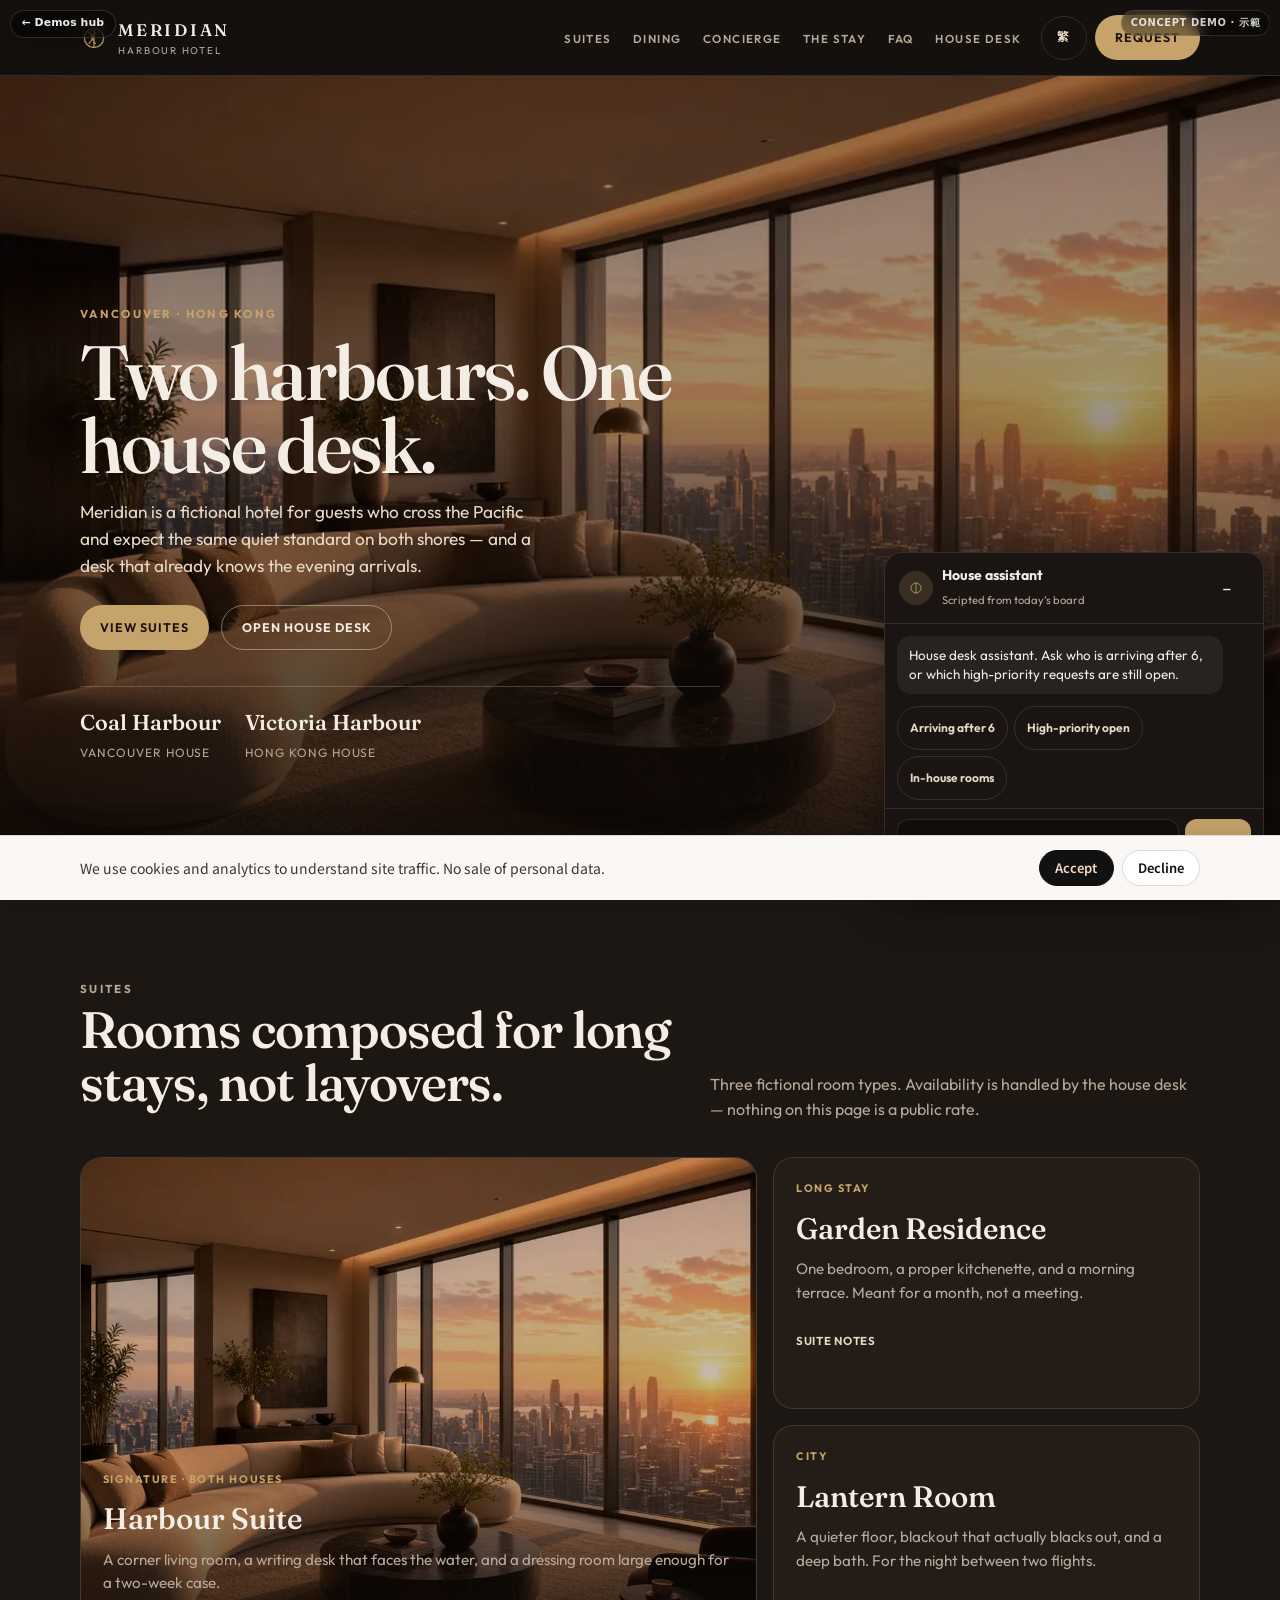
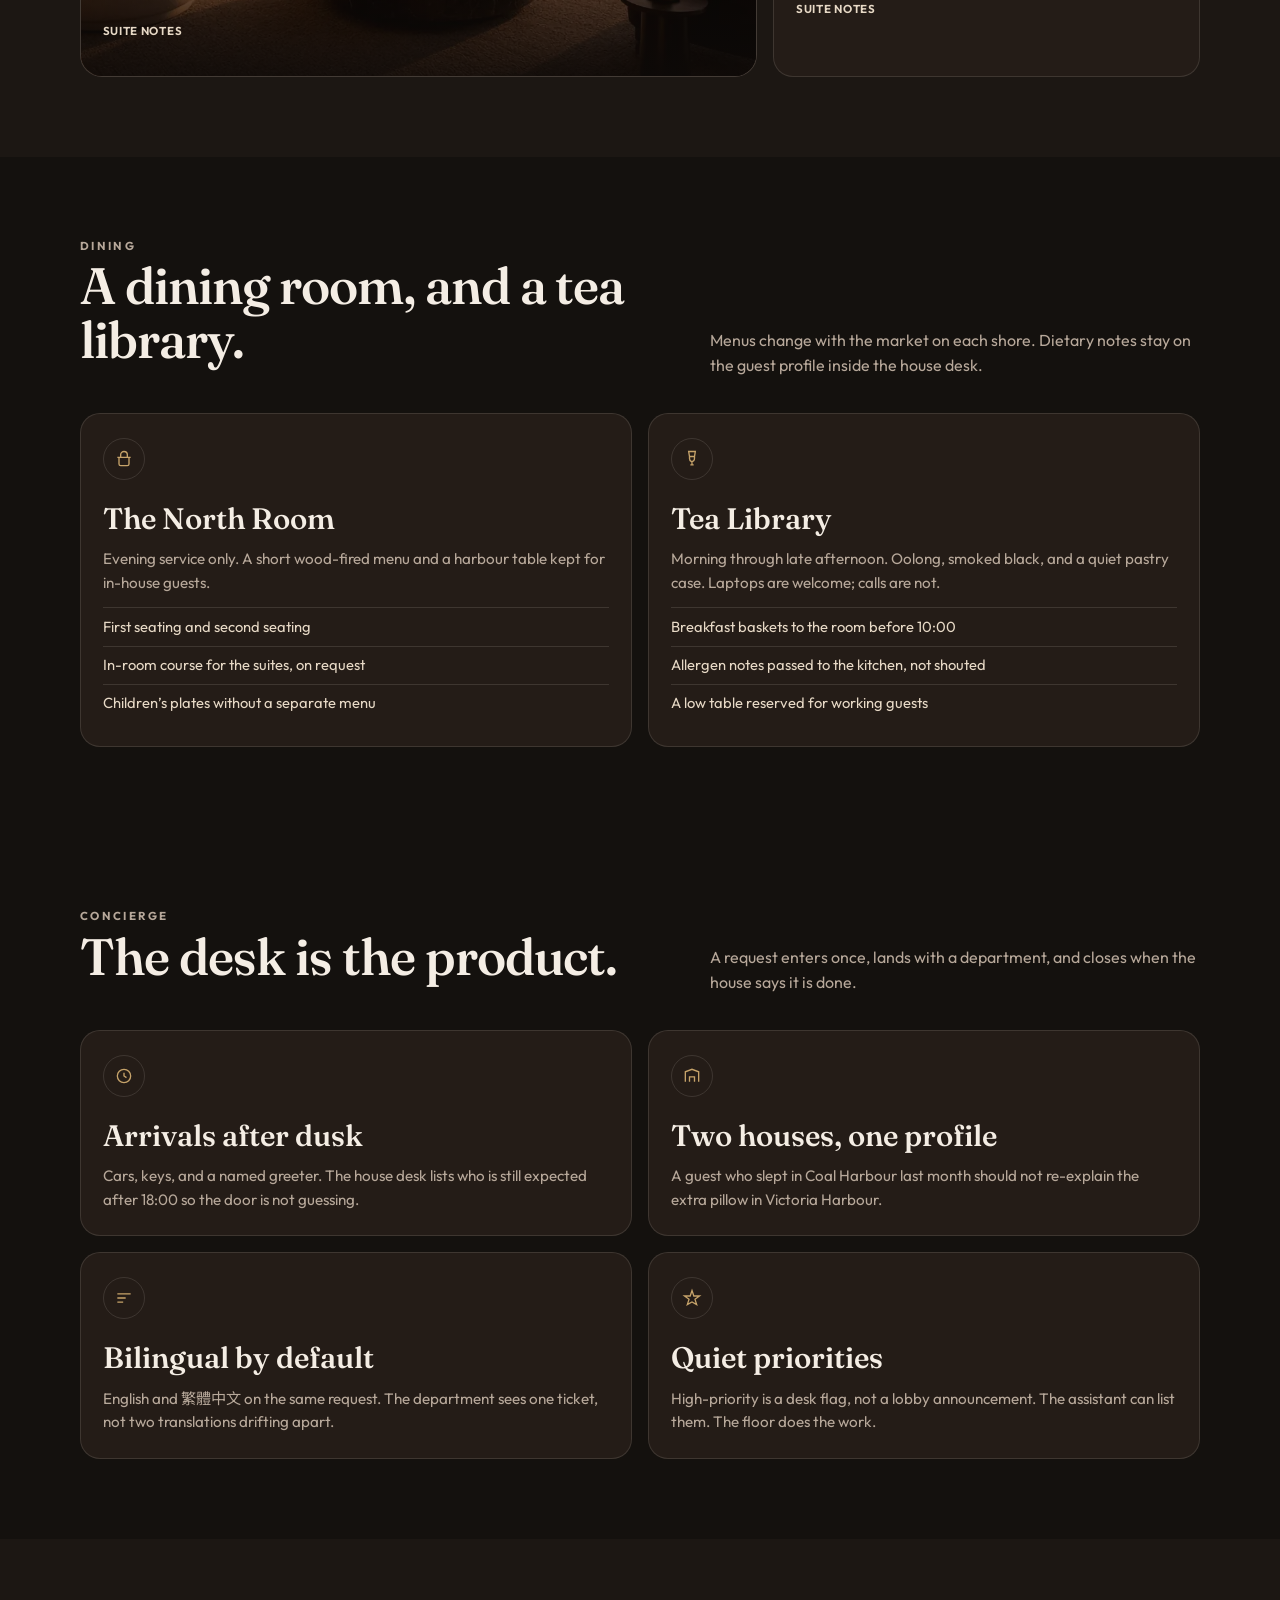
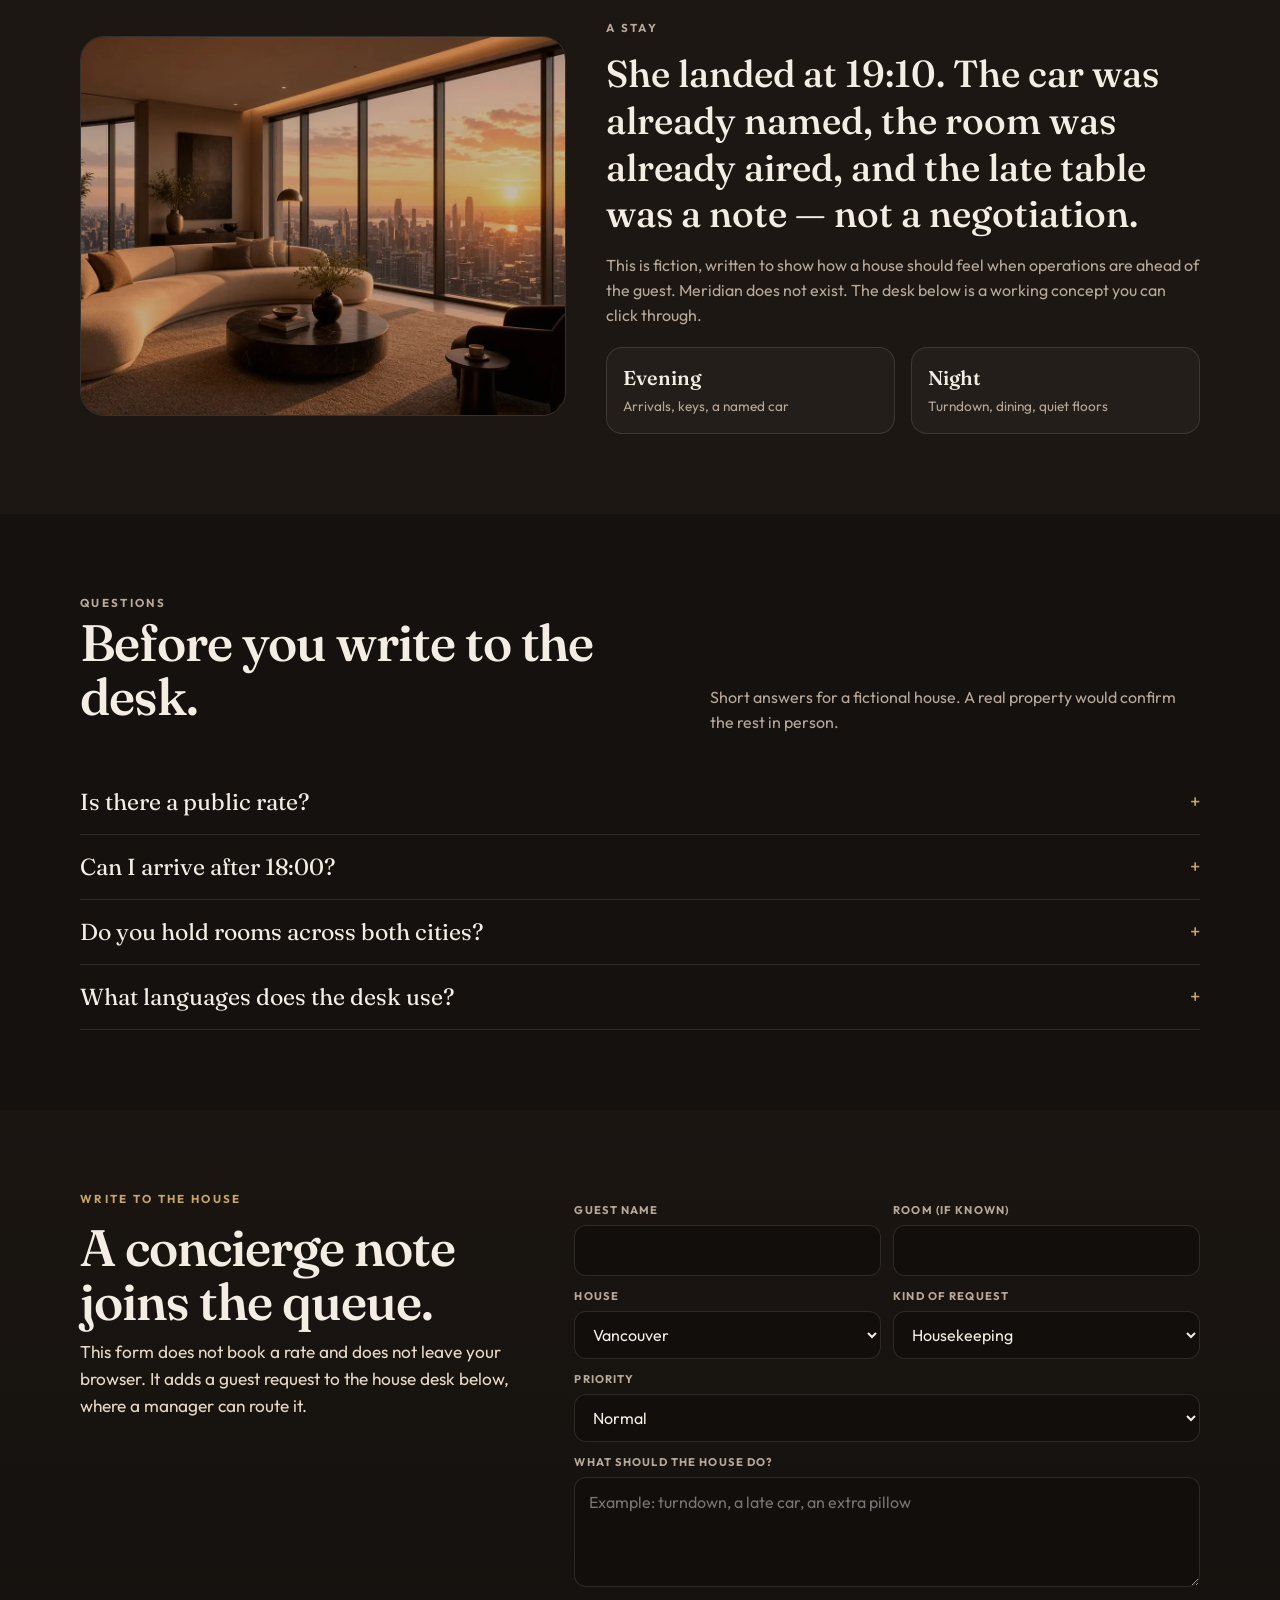
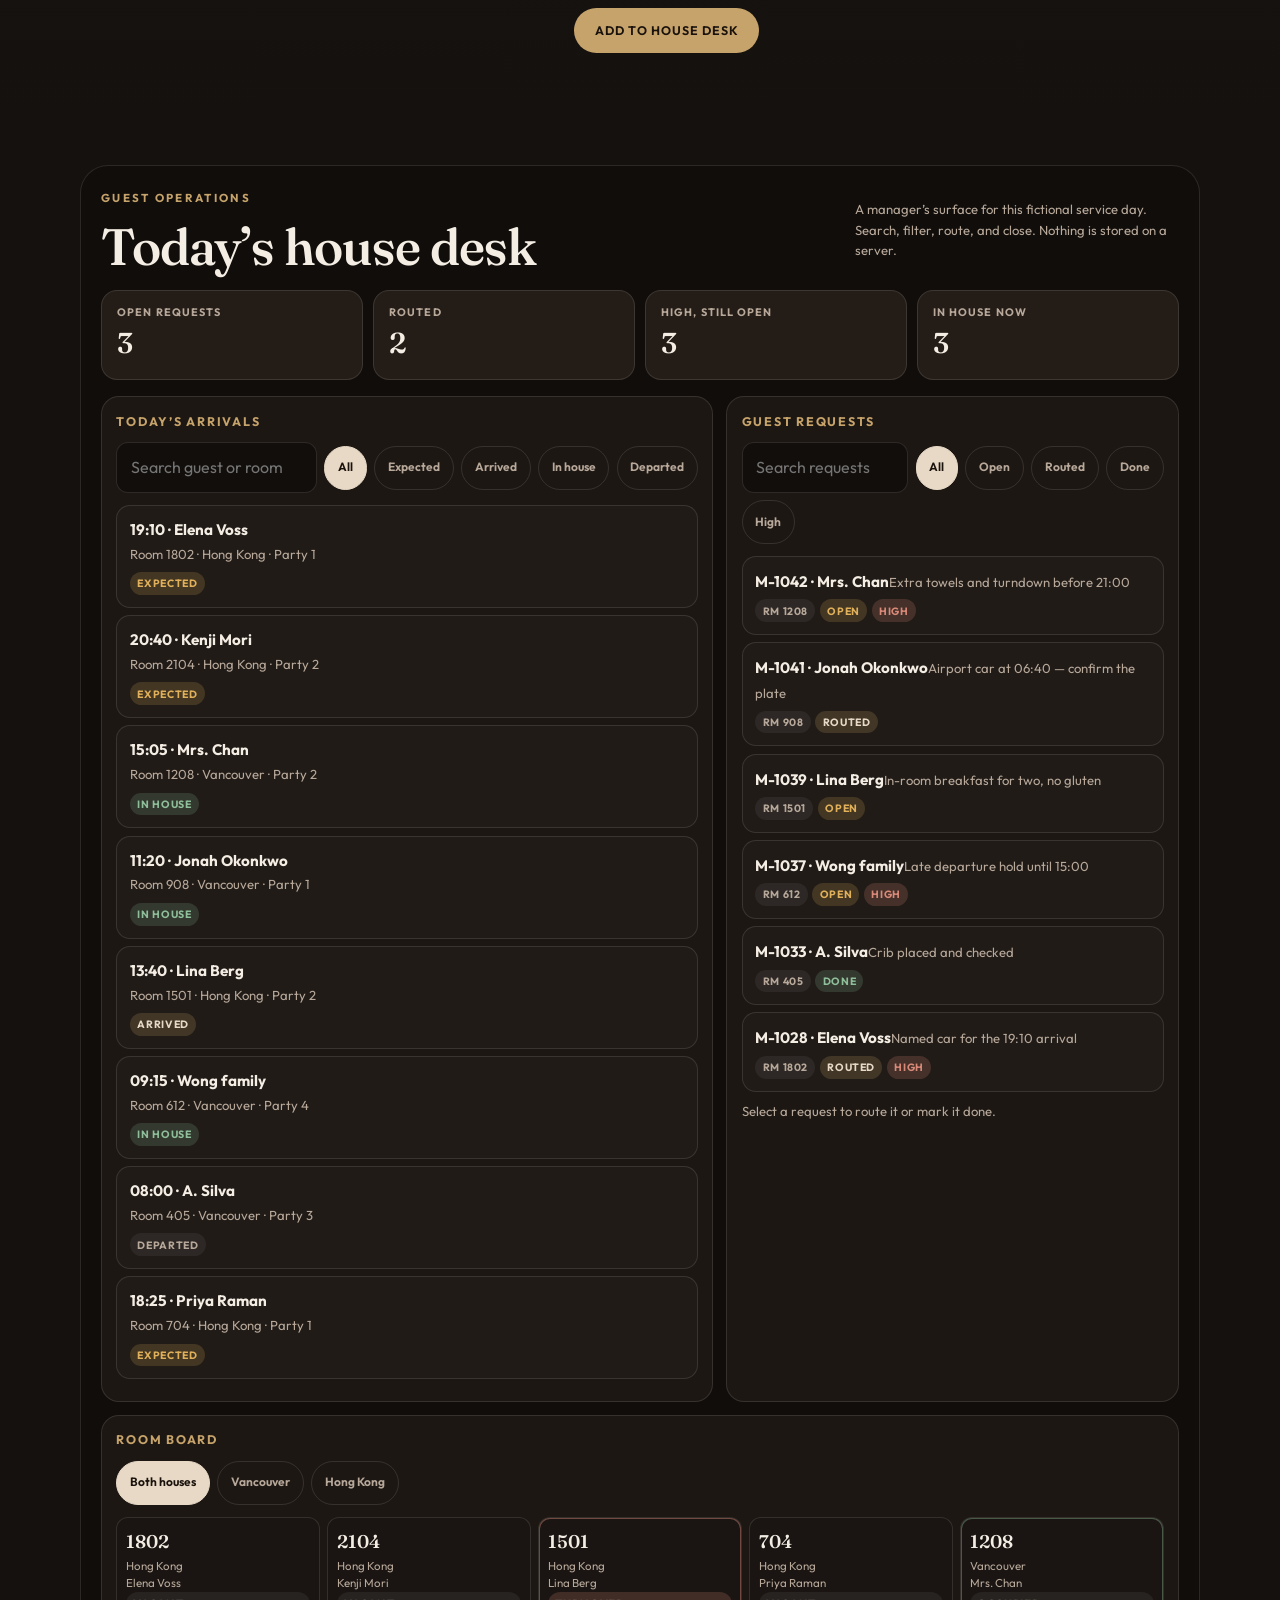
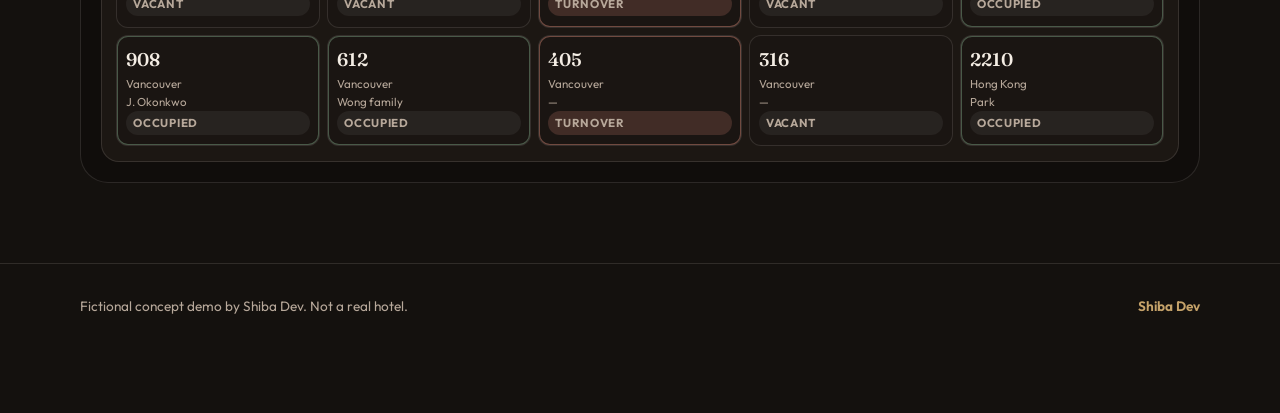
<file: demos/meridian/index.html>
<!DOCTYPE html>
<html lang="en">
<head>
  <meta charset="utf-8" />
  <meta name="viewport" content="width=device-width, initial-scale=1" />
  <title>MERIDIAN — Harbour Hotel</title>
  <meta name="description" content="MERIDIAN fictional harbour hotel concept demo by Shiba Dev. Vancouver and Hong Kong guest experience with a house-desk operations surface." />
  <meta name="robots" content="noindex,follow" />
  <meta name="theme-color" content="#16110E" />
  <link rel="icon" href="/assets/shiba-favicon.webp" type="image/webp" />
  <link rel="alternate icon" href="/assets/shiba-favicon.png" type="image/png" />
  <link rel="preconnect" href="https://fonts.googleapis.com" />
  <link rel="preconnect" href="https://fonts.gstatic.com" crossorigin />
  <link href="https://fonts.googleapis.com/css2?family=Fraunces:opsz,wght@9..144,500;9..144,600;9..144,700&family=Noto+Sans+TC:wght@400;500;700&family=Noto+Serif+TC:wght@500;600&family=Outfit:wght@400;500;600;700&display=swap" rel="stylesheet" />
  <link rel="stylesheet" href="/demos/shared/demo.css?v=polish3" />
  <style>
    :root {
      --bg:#14110E; --bg-2:#1C1713; --panel:#241C17; --ink:#F4EDE4; --muted:#B7A89A;
      --line:rgba(244,237,228,.12); --brass:#C6A36A; --stone:#E7D9C6; --ok:#8FBF9A; --warn:#E0B15A; --rose:#D98978;
      --serif:Fraunces,"Noto Serif TC",Georgia,serif; --sans:Outfit,"Noto Sans TC",system-ui,sans-serif; --nav-h:76px;
    }
    body{font-family:var(--sans);background:var(--bg);color:var(--ink);line-height:1.55}
    .wrap{width:min(1120px,100% - 2.5rem);margin-inline:auto}
    a{text-decoration:none}
    .md-nav{position:sticky;top:0;z-index:80;height:var(--nav-h);background:rgba(20,17,14,.92);backdrop-filter:blur(16px);border-bottom:1px solid var(--line)}
    .md-nav-inner{height:100%;display:flex;align-items:center;gap:1.25rem}
    .md-logo{display:inline-flex;align-items:center;gap:.65rem;color:var(--ink)}
    .md-logo svg{width:28px;height:28px;color:var(--brass);flex:none}
    .md-logo strong{display:block;font-family:var(--serif);font-weight:560;letter-spacing:.16em;font-size:1.05rem}
    .md-logo em{display:block;font-style:normal;font-size:.62rem;letter-spacing:.18em;text-transform:uppercase;color:var(--muted)}
    .md-links{display:flex;align-items:center;gap:1.35rem;list-style:none;margin:0 0 0 auto;padding:0}
    .md-links a{font-size:.72rem;font-weight:600;letter-spacing:.12em;text-transform:uppercase;color:var(--muted)}
    .md-links a:hover{color:var(--stone)}
    .md-nav-tools{display:flex;align-items:center;gap:.5rem}
    .lang-btn,.nav-toggle,.btn,.chip-btn,.chat-foot button,[data-chat-intents] button{min-height:44px}
    .lang-btn{border:1px solid var(--line);background:transparent;color:var(--stone);border-radius:999px;padding:0 .95rem;font-weight:700;letter-spacing:.08em;cursor:pointer;font-size:.75rem}
    .lang-btn[aria-pressed="true"]{background:var(--brass);color:#1A120C;border-color:var(--brass)}
    .nav-toggle{display:none;width:44px;height:44px;border-radius:12px;border:1px solid var(--line);background:transparent;color:var(--ink);cursor:pointer}
    .md-hero{position:relative;min-height:calc(100vh - var(--nav-h));display:grid;align-items:end;background:#1A120C}
    .md-hero img{position:absolute;inset:0;width:100%;height:100%;object-fit:cover;object-position:center 40%}
    .veil{position:absolute;inset:0;background:linear-gradient(180deg,rgba(16,11,8,.25),rgba(16,11,8,.2) 38%,rgba(16,11,8,.88))}
    .md-hero-copy{position:relative;z-index:1;padding:4.5rem 0 3.5rem;max-width:40rem}
    .eyebrow{margin:0 0 .8rem;font-size:.72rem;font-weight:700;letter-spacing:.2em;text-transform:uppercase;color:var(--brass)}
    h1{margin:0 0 1rem;font-family:var(--serif);font-weight:560;font-size:clamp(3rem,6vw,5.1rem);line-height:.96;letter-spacing:-.03em}
    .lede{margin:0 0 1.6rem;color:var(--stone);font-size:1.08rem;max-width:42ch}
    .btn-row{display:flex;flex-wrap:wrap;gap:.75rem;align-items:center}
    .btn{display:inline-flex;align-items:center;justify-content:center;gap:.4rem;padding:.75rem 1.2rem;border-radius:999px;border:1px solid transparent;font-weight:650;font-size:.78rem;letter-spacing:.08em;text-transform:uppercase;cursor:pointer;color:inherit;background:transparent}
    .btn-brass{background:var(--brass);color:#1A120C}
    .btn-brass:hover{background:#d4b57e}
    .btn-line{border-color:rgba(244,237,228,.4);color:var(--ink)}
    .btn-line:hover{border-color:var(--brass);color:var(--brass)}
    .btn:disabled{opacity:.45;cursor:not-allowed}
    .hero-meta{display:flex;gap:1.5rem;margin-top:2.2rem;padding-top:1.2rem;border-top:1px solid rgba(244,237,228,.2)}
    .hero-meta strong{display:block;font-family:var(--serif);font-size:1.35rem;font-weight:560}
    .hero-meta span{font-size:.75rem;letter-spacing:.08em;text-transform:uppercase;color:var(--muted)}
    section{padding:5rem 0}
    .sec-head{display:grid;grid-template-columns:1.1fr .9fr;gap:2rem;align-items:end;margin-bottom:2.2rem}
    .sec-head h2,.request-grid h2,.desk-top h2{margin:.3rem 0 .7rem;font-family:var(--serif);font-weight:560;font-size:clamp(2.1rem,4vw,3.3rem);line-height:1.05;letter-spacing:-.02em}
    .sec-head p{margin:0;color:var(--muted)}
    #meridian-harbour-suites,#stay-story{background:var(--bg-2)}
    .suite-layout{display:grid;grid-template-columns:1.35fr .85fr;gap:1rem}
    .suite-main{position:relative;overflow:hidden;border-radius:22px;min-height:520px;border:1px solid var(--line);background:#2A221C}
    .suite-main img,.story-photo img{width:100%;height:100%;object-fit:cover;position:absolute;inset:0}
    .suite-copy{position:absolute;inset:auto 0 0 0;padding:1.4rem 1.35rem;background:linear-gradient(transparent,rgba(14,10,8,.88))}
    .suite-side{display:grid;gap:1rem}
    .suite-side article,.dine-card,.con-card,.pane,.metric{background:var(--panel);border:1px solid var(--line);border-radius:20px}
    .suite-side article{padding:1.4rem 1.35rem;display:flex;flex-direction:column}
    .suite-copy h3,.suite-side h3,.dine-card h3,.con-card h3{margin:0 0 .35rem;font-family:var(--serif);font-weight:560;font-size:1.85rem}
    .suite-copy p,.suite-side p,.dine-card p,.con-card p{margin:0;color:var(--muted);font-size:.95rem}
    .tag{display:inline-flex;align-self:flex-start;margin-bottom:.55rem;font-size:.68rem;font-weight:700;letter-spacing:.14em;text-transform:uppercase;color:var(--brass)}
    .text-link{margin-top:.9rem;align-self:flex-start;background:none;border:0;color:var(--stone);font-weight:650;letter-spacing:.06em;text-transform:uppercase;font-size:.72rem;cursor:pointer;padding:.4rem 0;min-height:44px}
    .text-link:hover{color:var(--brass)}
    .dine-grid,.con-grid{display:grid;grid-template-columns:1fr 1fr;gap:1rem}
    .dine-card,.con-card{padding:1.5rem 1.4rem}
    .ico{width:42px;height:42px;border-radius:50%;display:grid;place-items:center;border:1px solid var(--line);color:var(--brass);margin-bottom:1rem}
    .ico svg{width:20px;height:20px}
    .dine-card ul{margin:.8rem 0 0;padding:0;list-style:none}
    .dine-card li{padding:.45rem 0;border-top:1px solid var(--line);color:var(--stone);font-size:.92rem}
    .story{display:grid;grid-template-columns:.9fr 1.1fr;gap:2.5rem;align-items:center}
    .story-photo{border-radius:24px;overflow:hidden;min-height:380px;position:relative;border:1px solid var(--line)}
    .story-photo img{object-position:70% center}
    .story blockquote{margin:0 0 1rem;font-family:var(--serif);font-size:clamp(1.7rem,3vw,2.35rem);font-weight:500;line-height:1.25}
    .story p{margin:0 0 .8rem;color:var(--muted)}
    .cities{display:flex;gap:1rem;margin-top:1.2rem}
    .cities div{flex:1;padding:.9rem 1rem;border-radius:16px;border:1px solid var(--line);background:rgba(255,255,255,.03)}
    .cities strong{display:block;font-family:var(--serif);font-size:1.25rem;font-weight:560}
    .cities span{color:var(--muted);font-size:.85rem}
    .faq-item{border-bottom:1px solid var(--line)}
    .faq-item button{width:100%;text-align:left;background:none;border:0;color:inherit;min-height:64px;display:flex;justify-content:space-between;align-items:center;gap:1rem;cursor:pointer;font-family:var(--serif);font-size:1.45rem;padding:.6rem 0}
    .faq-item .a{display:none;color:var(--muted);padding:0 0 1.1rem;max-width:68ch}
    .faq-item.is-open .a{display:block}
    .faq-item .pm{color:var(--brass);font-family:var(--sans);font-size:1.2rem}
    #request{background:linear-gradient(180deg,#1A1511,#14110E)}
    .request-grid{display:grid;grid-template-columns:.85fr 1.15fr;gap:2rem;align-items:start}
    form .grid-2{display:grid;grid-template-columns:1fr 1fr;gap:.75rem}
    label.f{display:block;margin:.75rem 0 .35rem;font-size:.7rem;font-weight:700;letter-spacing:.1em;text-transform:uppercase;color:var(--muted)}
    input,select,textarea{background:#120E0C;color:var(--ink);border:1px solid var(--line);border-radius:12px;padding:.75rem .85rem;min-height:44px}
    textarea{min-height:110px;resize:vertical}
    .form-error{color:var(--rose);font-size:.88rem;margin:.6rem 0 0}
    .form-ok{margin-top:.9rem;padding:.9rem 1rem;border-radius:14px;background:rgba(143,191,154,.12);color:var(--ok)}
    #meridian-house-desk{padding-top:2rem}
    .desk-shell{background:#100D0B;border:1px solid var(--line);border-radius:28px;padding:1.25rem}
    .desk-top{display:flex;flex-wrap:wrap;gap:.8rem;align-items:flex-end;justify-content:space-between;margin-bottom:1rem}
    .desk-top h2{margin:.2rem 0 0}
    .metrics{display:grid;grid-template-columns:repeat(4,1fr);gap:.6rem;margin-bottom:1rem}
    .metric{padding:.85rem .95rem;border-radius:16px}
    .metric span{display:block;font-size:.68rem;letter-spacing:.1em;text-transform:uppercase;color:var(--muted);font-weight:700}
    .metric strong{font-family:var(--serif);font-size:1.8rem;font-weight:560}
    .desk-grid{display:grid;grid-template-columns:1.15fr .85fr;gap:.8rem}
    .pane{padding:.9rem;min-width:0;border-radius:18px;background:var(--bg-2)}
    .pane h3{margin:0 0 .7rem;font-size:.78rem;letter-spacing:.14em;text-transform:uppercase;color:var(--brass)}
    .toolbar{display:flex;flex-wrap:wrap;gap:.45rem;margin-bottom:.75rem;align-items:center}
    .toolbar input[type="search"]{flex:1;min-width:140px;width:auto}
    .chip-btn{border:1px solid var(--line);background:transparent;color:var(--muted);border-radius:999px;padding:0 .8rem;font-size:.75rem;font-weight:650;cursor:pointer}
    .chip-btn.is-on{background:var(--stone);color:#1A120C;border-color:var(--stone)}
    .row,.ticket{width:100%;text-align:left;border:1px solid var(--line);background:rgba(255,255,255,.02);color:inherit;border-radius:14px;padding:.75rem .8rem;margin-bottom:.45rem;cursor:pointer;display:grid;gap:.15rem .6rem}
    .ticket{grid-template-columns:1fr auto;align-items:center}
    .ticket.is-selected,.ticket:hover,.row:hover{border-color:rgba(198,163,106,.55)}
    .ticket strong,.row strong{font-size:.95rem}
    .sub{color:var(--muted);font-size:.82rem}
    .chips{display:flex;flex-wrap:wrap;gap:.3rem;margin-top:.35rem}
    .chip{font-size:.66rem;font-weight:700;letter-spacing:.06em;text-transform:uppercase;padding:.2rem .45rem;border-radius:999px;background:rgba(255,255,255,.06);color:var(--muted)}
    .st-open,.st-expected{background:rgba(224,177,90,.18);color:var(--warn)}
    .st-routed,.st-arrived{background:rgba(198,163,106,.2);color:var(--stone)}
    .st-done,.st-inhouse{background:rgba(143,191,154,.18);color:var(--ok)}
    .st-departed,.st-vacant{background:rgba(255,255,255,.06);color:var(--muted)}
    .st-high,.st-turnover{background:rgba(217,137,120,.2);color:var(--rose)}
    .detail-actions{display:flex;flex-wrap:wrap;gap:.45rem;margin-top:.8rem}
    .detail-actions select{width:auto;min-width:150px;flex:1}
    .rooms{display:grid;grid-template-columns:repeat(5,1fr);gap:.45rem}
    .room{border-radius:12px;border:1px solid var(--line);padding:.65rem .55rem;min-height:78px;background:#1A1512}
    .room b{display:block;font-family:var(--serif);font-size:1.15rem;font-weight:560}
    .room span{display:block;font-size:.72rem;color:var(--muted)}
    .room.occupied{box-shadow:inset 0 0 0 1px rgba(143,191,154,.4)}
    .room.turnover{box-shadow:inset 0 0 0 1px rgba(217,137,120,.45)}
    .md-footer{border-top:1px solid var(--line);padding:2rem 0 6rem;color:var(--muted);font-size:.85rem}
    .md-footer-inner{display:flex;flex-wrap:wrap;gap:.8rem 1.5rem;justify-content:space-between;align-items:center}
    .md-footer a{color:var(--brass);font-weight:650}
    #demo-chat{position:fixed;right:1rem;bottom:1rem;z-index:90;width:min(380px,calc(100vw - 2rem));background:#1A1512;border:1px solid var(--line);border-radius:18px;box-shadow:0 18px 50px rgba(0,0,0,.45);overflow:hidden}
    #demo-chat.is-collapsed .chat-body,#demo-chat.is-collapsed [data-chat-intents],#demo-chat.is-collapsed .chat-foot{display:none}
    .chat-head{display:flex;align-items:center;gap:.6rem;padding:.75rem .85rem;border-bottom:1px solid var(--line)}
    .chat-head .dot{width:34px;height:34px;border-radius:50%;display:grid;place-items:center;background:rgba(198,163,106,.18);color:var(--brass);flex:none}
    .chat-head strong{display:block;font-size:.88rem}
    .chat-head span{font-size:.7rem;color:var(--muted)}
    .chat-head button{margin-left:auto;width:44px;height:44px;border:0;background:transparent;color:var(--ink);cursor:pointer;font-size:1.1rem}
    .chat-body{max-height:230px;overflow:auto;padding:.75rem;display:flex;flex-direction:column;gap:.45rem}
    .bubble{max-width:92%;padding:.6rem .75rem;border-radius:14px;font-size:.84rem;line-height:1.45;white-space:pre-wrap}
    .bubble-bot{align-self:flex-start;background:rgba(255,255,255,.06)}
    .bubble-user{align-self:flex-end;background:rgba(198,163,106,.28)}
    [data-chat-intents]{display:flex;flex-wrap:wrap;gap:.35rem;padding:0 .75rem .5rem}
    [data-chat-intents] button{border:1px solid var(--line);background:transparent;color:var(--stone);border-radius:999px;padding:0 .75rem;font-size:.75rem;font-weight:650;cursor:pointer}
    .chat-foot{display:flex;gap:.4rem;padding:.65rem .75rem .8rem;border-top:1px solid var(--line)}
    .chat-foot input{flex:1;width:auto}
    .chat-foot button{border:0;border-radius:12px;background:var(--brass);color:#1A120C;font-weight:750;padding:0 .9rem;cursor:pointer}
    @media(max-width:900px){
      .sec-head,.suite-layout,.dine-grid,.con-grid,.story,.request-grid,.desk-grid{grid-template-columns:1fr}
      .suite-main{min-height:360px}.rooms{grid-template-columns:repeat(2,1fr)}.metrics{grid-template-columns:1fr 1fr}
      .nav-toggle{display:inline-grid;place-items:center}
      .md-links{display:none;position:absolute;top:var(--nav-h);left:0;right:0;flex-direction:column;align-items:stretch;gap:0;margin:0;background:#16110E;border-bottom:1px solid var(--line);padding:.4rem 0 .7rem}
      .md-links.is-open{display:flex}
      .md-links a{padding:.85rem 1.25rem;min-height:44px;display:flex;align-items:center}
      .story-photo{min-height:240px}
    }
    @media(max-width:640px){
      .wrap{width:min(1120px,100% - 1.4rem)}
      .hero-meta,.cities,form .grid-2{display:grid;grid-template-columns:1fr}
      h1{font-size:2.7rem}
    }
  </style>
</head>
<body>
  <a class="skip-link" href="#main">Skip to content</a>
  <a class="shiba-escape" href="/demos/">← Demos hub</a>
  <span class="demo-concept-tag">Concept demo · 示範</span>
  <header class="md-nav">
    <div class="wrap md-nav-inner">
      <a class="md-logo" href="#top">
        <svg viewBox="0 0 32 32" fill="none" aria-hidden="true"><circle cx="16" cy="16" r="11" stroke="currentColor" stroke-width="1.4"/><path d="M16 5v22M10 9.5c2.2 2 3.6 4.2 4 6.5.4-2.3 1.8-4.5 4-6.5M10 22.5c2.2-2 3.6-4.2 4-6.5.4 2.3 1.8 4.5 4 6.5" stroke="currentColor" stroke-width="1.4"/></svg>
        <span><strong>MERIDIAN</strong><em data-en="Harbour Hotel" data-zh="海港酒店">Harbour Hotel</em></span>
      </a>
      <button class="nav-toggle" type="button" data-nav-toggle aria-expanded="false" aria-label="Menu">
        <svg width="18" height="18" viewBox="0 0 18 18" fill="none" stroke="currentColor" stroke-width="1.6" aria-hidden="true"><path d="M2 5h14M2 9h14M2 13h14"/></svg>
      </button>
      <ul class="md-links" data-nav-links>
        <li><a href="#meridian-harbour-suites" data-en="Suites" data-zh="客房">Suites</a></li>
        <li><a href="#dining" data-en="Dining" data-zh="餐飲">Dining</a></li>
        <li><a href="#concierge" data-en="Concierge" data-zh="禮賓">Concierge</a></li>
        <li><a href="#stay-story" data-en="The stay" data-zh="入住故事">The stay</a></li>
        <li><a href="#faq" data-en="FAQ" data-zh="常見問題">FAQ</a></li>
        <li><a href="#meridian-house-desk" data-en="House desk" data-zh="客房台">House desk</a></li>
      </ul>
      <div class="md-nav-tools">
        <button class="lang-btn" type="button" id="lang-toggle" aria-pressed="false">繁</button>
        <a class="btn btn-brass" href="#request" data-en="Request" data-zh="提出請求">Request</a>
      </div>
    </div>
  </header>
  <main id="main">
    <section class="md-hero" id="top">
      <img src="/assets/demo-meridian.webp" alt="Warm evening lounge of a high-floor harbour suite, curved sofa facing a city skyline" width="1600" height="1000" />
      <div class="veil"></div>
      <div class="wrap">
        <div class="md-hero-copy">
          <p class="eyebrow" data-en="Vancouver · Hong Kong" data-zh="溫哥華 · 香港">Vancouver · Hong Kong</p>
          <h1 data-en="Two harbours. One house desk." data-zh="兩個海港。一座客房台。">Two harbours. One house desk.</h1>
          <p class="lede" data-en="Meridian is a fictional hotel for guests who cross the Pacific and expect the same quiet standard on both shores — and a desk that already knows the evening arrivals." data-zh="Meridian 是一間虛構酒店：客人往返太平洋兩岸，仍期待同一份安靜標準，以及已經掌握今晚抵店名單的客房台。">Meridian is a fictional hotel for guests who cross the Pacific and expect the same quiet standard on both shores — and a desk that already knows the evening arrivals.</p>
          <div class="btn-row">
            <a class="btn btn-brass" href="#meridian-harbour-suites" data-en="View suites" data-zh="查看客房">View suites</a>
            <a class="btn btn-line" href="#meridian-house-desk" data-en="Open house desk" data-zh="打開客房台">Open house desk</a>
          </div>
          <div class="hero-meta">
            <div><strong data-en="Coal Harbour" data-zh="Coal Harbour">Coal Harbour</strong><span data-en="Vancouver house" data-zh="溫哥華館">Vancouver house</span></div>
            <div><strong data-en="Victoria Harbour" data-zh="維多利亞港">Victoria Harbour</strong><span data-en="Hong Kong house" data-zh="香港館">Hong Kong house</span></div>
          </div>
        </div>
      </div>
    </section>
    <section id="meridian-harbour-suites">
      <div class="wrap">
        <div class="sec-head">
          <div>
            <p class="eyebrow" data-en="Suites" data-zh="客房">Suites</p>
            <h2 data-en="Rooms composed for long stays, not layovers." data-zh="為長住而佈置的房間，不是過境鋪。">Rooms composed for long stays, not layovers.</h2>
          </div>
          <p data-en="Three fictional room types. Availability is handled by the house desk — nothing on this page is a public rate." data-zh="三種虛構房型。空房由客房台處理——本頁沒有公開房價。">Three fictional room types. Availability is handled by the house desk — nothing on this page is a public rate.</p>
        </div>
        <div class="suite-layout">
          <article class="suite-main">
            <img src="/assets/demo-meridian.webp" alt="Harbour suite living room at sunset" width="1200" height="800" />
            <div class="suite-copy">
              <span class="tag" data-en="Signature · both houses" data-zh="招牌 · 兩館皆有">Signature · both houses</span>
              <h3 data-en="Harbour Suite" data-zh="海港套房">Harbour Suite</h3>
              <p data-en="A corner living room, a writing desk that faces the water, and a dressing room large enough for a two-week case." data-zh="轉角起居室、面向水面的寫字桌，以及足以放下兩週行李的更衣間。">A corner living room, a writing desk that faces the water, and a dressing room large enough for a two-week case.</p>
              <button class="text-link" type="button" data-suite="harbour" data-en="Suite notes" data-zh="客房備註">Suite notes</button>
            </div>
          </article>
          <div class="suite-side">
            <article>
              <span class="tag" data-en="Long stay" data-zh="長住">Long stay</span>
              <h3 data-en="Garden Residence" data-zh="園景寓所">Garden Residence</h3>
              <p data-en="One bedroom, a proper kitchenette, and a morning terrace. Meant for a month, not a meeting." data-zh="一房、可用的小廚房、清晨露台。為一個月而設，不是為一場會議。">One bedroom, a proper kitchenette, and a morning terrace. Meant for a month, not a meeting.</p>
              <button class="text-link" type="button" data-suite="garden" data-en="Suite notes" data-zh="客房備註">Suite notes</button>
            </article>
            <article>
              <span class="tag" data-en="City" data-zh="城市">City</span>
              <h3 data-en="Lantern Room" data-zh="燈籠客房">Lantern Room</h3>
              <p data-en="A quieter floor, blackout that actually blacks out, and a deep bath. For the night between two flights." data-zh="較安靜的樓層、真正遮光的窗簾，以及深浴缸。給兩班航機之間的那一晚。">A quieter floor, blackout that actually blacks out, and a deep bath. For the night between two flights.</p>
              <button class="text-link" type="button" data-suite="lantern" data-en="Suite notes" data-zh="客房備註">Suite notes</button>
            </article>
          </div>
        </div>
      </div>
    </section>
    <section id="dining">
      <div class="wrap">
        <div class="sec-head">
          <div>
            <p class="eyebrow" data-en="Dining" data-zh="餐飲">Dining</p>
            <h2 data-en="A dining room, and a tea library." data-zh="一間餐廳，一座茶圖書館。">A dining room, and a tea library.</h2>
          </div>
          <p data-en="Menus change with the market on each shore. Dietary notes stay on the guest profile inside the house desk." data-zh="菜單隨兩岸市集更換。飲食備註留在客房台的客人檔案裡。">Menus change with the market on each shore. Dietary notes stay on the guest profile inside the house desk.</p>
        </div>
        <div class="dine-grid">
          <article class="dine-card">
            <div class="ico" aria-hidden="true"><svg viewBox="0 0 24 24" fill="none" stroke="currentColor" stroke-width="1.6"><path d="M4 10h16M6 10v8a2 2 0 0 0 2 2h8a2 2 0 0 0 2-2v-8M8 10V7a4 4 0 0 1 8 0v3"/></svg></div>
            <h3 data-en="The North Room" data-zh="北廳">The North Room</h3>
            <p data-en="Evening service only. A short wood-fired menu and a harbour table kept for in-house guests." data-zh="只設晚市。短菜單以木火料理為主，海港長桌留給住客。">Evening service only. A short wood-fired menu and a harbour table kept for in-house guests.</p>
            <ul>
              <li data-en="First seating and second seating" data-zh="第一輪與第二輪入座">First seating and second seating</li>
              <li data-en="In-room course for the suites, on request" data-zh="套房可要求房內套餐">In-room course for the suites, on request</li>
              <li data-en="Children’s plates without a separate menu" data-zh="兒童餐盤，不必另開菜單">Children’s plates without a separate menu</li>
            </ul>
          </article>
          <article class="dine-card">
            <div class="ico" aria-hidden="true"><svg viewBox="0 0 24 24" fill="none" stroke="currentColor" stroke-width="1.6"><path d="M8 3h8l-1 6H9L8 3zM9 9h6v2a4 4 0 0 1-4 4 4 4 0 0 1-2-3.5V9zM10 19h4M12 15v4"/></svg></div>
            <h3 data-en="Tea Library" data-zh="茶圖書館">Tea Library</h3>
            <p data-en="Morning through late afternoon. Oolong, smoked black, and a quiet pastry case. Laptops are welcome; calls are not." data-zh="由早晨到傍晚。烏龍、煙燻紅茶，以及安靜的糕點櫃。歡迎電腦，不歡迎通話。">Morning through late afternoon. Oolong, smoked black, and a quiet pastry case. Laptops are welcome; calls are not.</p>
            <ul>
              <li data-en="Breakfast baskets to the room before 10:00" data-zh="十時前可送早餐籃到房">Breakfast baskets to the room before 10:00</li>
              <li data-en="Allergen notes passed to the kitchen, not shouted" data-zh="過敏原註記交到廚房，不必大聲">Allergen notes passed to the kitchen, not shouted</li>
              <li data-en="A low table reserved for working guests" data-zh="為工作中的住客留一張矮桌">A low table reserved for working guests</li>
            </ul>
          </article>
        </div>
      </div>
    </section>
    <section id="concierge">
      <div class="wrap">
        <div class="sec-head">
          <div>
            <p class="eyebrow" data-en="Concierge" data-zh="禮賓">Concierge</p>
            <h2 data-en="The desk is the product." data-zh="客房台本身就是產品。">The desk is the product.</h2>
          </div>
          <p data-en="A request enters once, lands with a department, and closes when the house says it is done." data-zh="請求只進入一次，交到部門，房子說完成才結案。">A request enters once, lands with a department, and closes when the house says it is done.</p>
        </div>
        <div class="con-grid">
          <article class="con-card">
            <div class="ico" aria-hidden="true"><svg viewBox="0 0 24 24" fill="none" stroke="currentColor" stroke-width="1.6"><circle cx="12" cy="12" r="8"/><path d="M12 8v4l3 2"/></svg></div>
            <h3 data-en="Arrivals after dusk" data-zh="黃昏後抵店">Arrivals after dusk</h3>
            <p data-en="Cars, keys, and a named greeter. The house desk lists who is still expected after 18:00 so the door is not guessing." data-zh="車輛、鑰匙、有名字的迎接人。客房台列出十八時後仍預期抵店的人，門口不必猜測。">Cars, keys, and a named greeter. The house desk lists who is still expected after 18:00 so the door is not guessing.</p>
          </article>
          <article class="con-card">
            <div class="ico" aria-hidden="true"><svg viewBox="0 0 24 24" fill="none" stroke="currentColor" stroke-width="1.6"><path d="M4 19V7l8-3 8 3v12"/><path d="M9 19v-6h6v6"/></svg></div>
            <h3 data-en="Two houses, one profile" data-zh="兩館，一份檔案">Two houses, one profile</h3>
            <p data-en="A guest who slept in Coal Harbour last month should not re-explain the extra pillow in Victoria Harbour." data-zh="上月在 Coal Harbour 住過的客人，不必在維港再解釋一次加枕。">A guest who slept in Coal Harbour last month should not re-explain the extra pillow in Victoria Harbour.</p>
          </article>
          <article class="con-card">
            <div class="ico" aria-hidden="true"><svg viewBox="0 0 24 24" fill="none" stroke="currentColor" stroke-width="1.6"><path d="M4 7h16M4 12h10M4 17h7"/></svg></div>
            <h3 data-en="Bilingual by default" data-zh="預設雙語">Bilingual by default</h3>
            <p data-en="English and 繁體中文 on the same request. The department sees one ticket, not two translations drifting apart." data-zh="同一張請求同時有英文與繁體中文。部門看到一張單，而不是兩份慢慢走樣的翻譯。">English and 繁體中文 on the same request. The department sees one ticket, not two translations drifting apart.</p>
          </article>
          <article class="con-card">
            <div class="ico" aria-hidden="true"><svg viewBox="0 0 24 24" fill="none" stroke="currentColor" stroke-width="1.6"><path d="M12 3l2.2 6.6H21l-5.4 4 2 6.4L12 16.8 6.4 20l2-6.4L3 9.6h6.8L12 3z"/></svg></div>
            <h3 data-en="Quiet priorities" data-zh="安靜的優先">Quiet priorities</h3>
            <p data-en="High-priority is a desk flag, not a lobby announcement. The assistant can list them. The floor does the work." data-zh="高優先是客房台的旗標，不是大堂廣播。助手可以列出它們。樓層負責完成。">High-priority is a desk flag, not a lobby announcement. The assistant can list them. The floor does the work.</p>
          </article>
        </div>
      </div>
    </section>
    <section id="stay-story">
      <div class="wrap story">
        <div class="story-photo">
          <img src="/assets/demo-meridian.webp" alt="City skyline through the suite windows at golden hour" width="1000" height="800" />
        </div>
        <div>
          <p class="eyebrow" data-en="A stay" data-zh="一段入住">A stay</p>
          <blockquote data-en="She landed at 19:10. The car was already named, the room was already aired, and the late table was a note — not a negotiation." data-zh="她十九時十分落地。車已經有名字，房間已經透了氣，晚桌只是一張便條——不是一場談判。">She landed at 19:10. The car was already named, the room was already aired, and the late table was a note — not a negotiation.</blockquote>
          <p data-en="This is fiction, written to show how a house should feel when operations are ahead of the guest. Meridian does not exist. The desk below is a working concept you can click through." data-zh="這是虛構文字，用來呈現營運走在客人前面時，一間房子應有的感覺。Meridian 並不存在。下面的客房台是可以點開的概念。">This is fiction, written to show how a house should feel when operations are ahead of the guest. Meridian does not exist. The desk below is a working concept you can click through.</p>
          <div class="cities">
            <div><strong data-en="Evening" data-zh="傍晚">Evening</strong><span data-en="Arrivals, keys, a named car" data-zh="抵店、鑰匙、有名字的車">Arrivals, keys, a named car</span></div>
            <div><strong data-en="Night" data-zh="夜間">Night</strong><span data-en="Turndown, dining, quiet floors" data-zh="夜床、餐飲、安靜樓層">Turndown, dining, quiet floors</span></div>
          </div>
        </div>
      </div>
    </section>
    <section id="faq">
      <div class="wrap">
        <div class="sec-head">
          <div>
            <p class="eyebrow" data-en="Questions" data-zh="問題">Questions</p>
            <h2 data-en="Before you write to the desk." data-zh="寫給客房台之前。">Before you write to the desk.</h2>
          </div>
          <p data-en="Short answers for a fictional house. A real property would confirm the rest in person." data-zh="虛構房子的短答。真正的物業會當面確認其餘事項。">Short answers for a fictional house. A real property would confirm the rest in person.</p>
        </div>
        <div>
          <div class="faq-item">
            <button type="button" aria-expanded="false"><span data-en="Is there a public rate?" data-zh="有公開房價嗎？">Is there a public rate?</span><span class="pm" aria-hidden="true">+</span></button>
            <div class="a" data-en="No. This concept demo does not publish prices. A stay would be arranged with the house, not from a rate card." data-zh="沒有。此概念示範不公開價格。入住會與房子安排，而不是從價目表選。">No. This concept demo does not publish prices. A stay would be arranged with the house, not from a rate card.</div>
          </div>
          <div class="faq-item">
            <button type="button" aria-expanded="false"><span data-en="Can I arrive after 18:00?" data-zh="可以十八時後抵店嗎？">Can I arrive after 18:00?</span><span class="pm" aria-hidden="true">+</span></button>
            <div class="a" data-en="Yes. Late arrivals stay on the day’s list until the door marks them in. Ask the staff assistant who is still expected after six." data-zh="可以。晚到的人會留在當日名單，直到門口標記抵店。可問職員助手六時後還有誰預期到達。">Yes. Late arrivals stay on the day’s list until the door marks them in. Ask the staff assistant who is still expected after six.</div>
          </div>
          <div class="faq-item">
            <button type="button" aria-expanded="false"><span data-en="Do you hold rooms across both cities?" data-zh="兩座城市會互相留房嗎？">Do you hold rooms across both cities?</span><span class="pm" aria-hidden="true">+</span></button>
            <div class="a" data-en="In this fiction, the profile is shared. The room itself is not. Each house keeps its own board." data-zh="在這個虛構設定裡，檔案是共用的，房間不是。每館有自己的房板。">In this fiction, the profile is shared. The room itself is not. Each house keeps its own board.</div>
          </div>
          <div class="faq-item">
            <button type="button" aria-expanded="false"><span data-en="What languages does the desk use?" data-zh="客房台用什麼語言？">What languages does the desk use?</span><span class="pm" aria-hidden="true">+</span></button>
            <div class="a" data-en="English and 繁體中文. The language control in the navigation changes the page and the desk together." data-zh="英文與繁體中文。導覽上的語言鍵會同時切換頁面與客房台。">English and 繁體中文. The language control in the navigation changes the page and the desk together.</div>
          </div>
        </div>
      </div>
    </section>
    <section id="request">
      <div class="wrap request-grid">
        <div>
          <p class="eyebrow" data-en="Write to the house" data-zh="寫給房子">Write to the house</p>
          <h2 data-en="A concierge note joins the queue." data-zh="一張禮賓便條會進入佇列。">A concierge note joins the queue.</h2>
          <p class="lede" data-en="This form does not book a rate and does not leave your browser. It adds a guest request to the house desk below, where a manager can route it." data-zh="此表格不訂房價，也不會離開你的瀏覽器。它會在下方客房台新增一張客人請求，經理可以分流。">This form does not book a rate and does not leave your browser. It adds a guest request to the house desk below, where a manager can route it.</p>
        </div>
        <form id="concierge-form" novalidate>
          <div class="grid-2">
            <div>
              <label class="f" for="c-name" data-en="Guest name" data-zh="客人姓名">Guest name</label>
              <input id="c-name" name="guest" required autocomplete="name" />
            </div>
            <div>
              <label class="f" for="c-room" data-en="Room (if known)" data-zh="房號（如已知）">Room (if known)</label>
              <input id="c-room" name="room" />
            </div>
          </div>
          <div class="grid-2">
            <div>
              <label class="f" for="c-prop" data-en="House" data-zh="館別">House</label>
              <select id="c-prop" name="prop"><option value="yvr">Vancouver</option><option value="hkg">Hong Kong</option></select>
            </div>
            <div>
              <label class="f" for="c-type" data-en="Kind of request" data-zh="請求類型">Kind of request</label>
              <select id="c-type" name="type">
                <option value="hk">Housekeeping</option>
                <option value="fb">In-room dining</option>
                <option value="tr">Transport</option>
                <option value="fd">Front desk</option>
                <option value="eng">Engineering</option>
              </select>
            </div>
          </div>
          <label class="f" for="c-prio" data-en="Priority" data-zh="優先">Priority</label>
          <select id="c-prio" name="prio"><option value="normal">Normal</option><option value="high">High</option></select>
          <label class="f" for="c-note" data-en="What should the house do?" data-zh="房子需要做什麼？">What should the house do?</label>
          <textarea id="c-note" name="note" required></textarea>
          <p class="form-error" id="c-error" hidden></p>
          <div class="btn-row" style="margin-top:.9rem">
            <button class="btn btn-brass" type="submit" data-en="Add to house desk" data-zh="加入客房台">Add to house desk</button>
          </div>
          <p class="form-ok" id="c-ok" hidden></p>
        </form>
      </div>
    </section>
    <section id="meridian-house-desk">
      <div class="wrap">
        <div class="desk-shell">
          <div class="desk-top">
            <div>
              <p class="eyebrow" data-en="Guest operations" data-zh="住客營運">Guest operations</p>
              <h2 data-en="Today’s house desk" data-zh="今日客房台">Today’s house desk</h2>
            </div>
            <p class="sub" style="max-width:36ch" data-en="A manager’s surface for this fictional service day. Search, filter, route, and close. Nothing is stored on a server." data-zh="這個虛構服務日的經理介面。可搜尋、篩選、分流、結案。不會存到伺服器。">A manager’s surface for this fictional service day. Search, filter, route, and close. Nothing is stored on a server.</p>
          </div>
          <div class="metrics" id="metrics"></div>
          <div class="desk-grid">
            <div class="pane">
              <h3 data-en="Today’s arrivals" data-zh="今日抵店">Today’s arrivals</h3>
              <div class="toolbar">
                <input type="search" id="arr-q" data-en="Search guest or room" data-zh="搜尋客人或房號" placeholder="Search guest or room" aria-label="Search arrivals" />
                <button class="chip-btn is-on" type="button" data-arr="all" data-en="All" data-zh="全部">All</button>
                <button class="chip-btn" type="button" data-arr="expected" data-en="Expected" data-zh="預期">Expected</button>
                <button class="chip-btn" type="button" data-arr="arrived" data-en="Arrived" data-zh="已抵">Arrived</button>
                <button class="chip-btn" type="button" data-arr="inhouse" data-en="In house" data-zh="在住">In house</button>
                <button class="chip-btn" type="button" data-arr="departed" data-en="Departed" data-zh="已離">Departed</button>
              </div>
              <div id="arrivals"></div>
            </div>
            <div class="pane">
              <h3 data-en="Guest requests" data-zh="客人請求">Guest requests</h3>
              <div class="toolbar">
                <input type="search" id="req-q" data-en="Search requests" data-zh="搜尋請求" placeholder="Search requests" aria-label="Search requests" />
                <button class="chip-btn is-on" type="button" data-req="all" data-en="All" data-zh="全部">All</button>
                <button class="chip-btn" type="button" data-req="open" data-en="Open" data-zh="待處理">Open</button>
                <button class="chip-btn" type="button" data-req="routed" data-en="Routed" data-zh="已分流">Routed</button>
                <button class="chip-btn" type="button" data-req="done" data-en="Done" data-zh="完成">Done</button>
                <button class="chip-btn" type="button" data-req="high" data-en="High" data-zh="高優先">High</button>
              </div>
              <div id="requests"></div>
              <div id="request-detail"></div>
            </div>
          </div>
          <div class="pane" style="margin-top:.8rem">
            <h3 data-en="Room board" data-zh="房板">Room board</h3>
            <div class="toolbar">
              <button class="chip-btn is-on" type="button" data-house="all" data-en="Both houses" data-zh="兩館">Both houses</button>
              <button class="chip-btn" type="button" data-house="yvr" data-en="Vancouver" data-zh="溫哥華">Vancouver</button>
              <button class="chip-btn" type="button" data-house="hkg" data-en="Hong Kong" data-zh="香港">Hong Kong</button>
            </div>
            <div class="rooms" id="rooms"></div>
          </div>
        </div>
      </div>
    </section>
  </main>
  <footer class="md-footer">
    <div class="wrap md-footer-inner">
      <span data-en="Fictional concept demo by Shiba Dev. Not a real hotel." data-zh="Shiba Dev 的虛構概念示範。並非真實酒店。">Fictional concept demo by Shiba Dev. Not a real hotel.</span>
      <a href="/">Shiba Dev</a>
    </div>
  </footer>
  <aside id="demo-chat" data-chat-root aria-label="Meridian staff assistant">
    <div class="chat-head">
      <div class="dot" aria-hidden="true"><svg width="16" height="16" viewBox="0 0 32 32" fill="none"><circle cx="16" cy="16" r="10" stroke="currentColor" stroke-width="1.6"/><path d="M16 6v20" stroke="currentColor" stroke-width="1.6"/></svg></div>
      <div>
        <strong data-en="House assistant" data-zh="客房助手">House assistant</strong>
        <span data-en="Scripted from today’s board" data-zh="依今日房板腳本回答">Scripted from today’s board</span>
      </div>
      <button type="button" data-chat-toggle aria-expanded="true" aria-label="Minimise">–</button>
    </div>
    <div class="chat-body" data-chat-body></div>
    <div data-chat-intents></div>
    <form class="chat-foot" data-chat-form>
      <input data-chat-input type="text" aria-label="Message" autocomplete="off" />
      <button type="submit" data-en="Send" data-zh="送出">Send</button>
    </form>
  </aside>
  <script src="/demos/shared/demo.js?v=polish3"></script>
  <script>
  (function () {
    var zh = false;
    var selectedId = null;
    var depts = {
      hk: { en: "Housekeeping", zh: "房務" },
      fb: { en: "In-room dining", zh: "客房餐飲" },
      tr: { en: "Transport", zh: "交通組" },
      fd: { en: "Front desk", zh: "前台" },
      eng: { en: "Engineering", zh: "工程" }
    };
    var houses = { yvr: { en: "Vancouver", zh: "溫哥華" }, hkg: { en: "Hong Kong", zh: "香港" } };
    var statusLabel = {
      expected: { en: "Expected", zh: "預期" }, arrived: { en: "Arrived", zh: "已抵" },
      inhouse: { en: "In house", zh: "在住" }, departed: { en: "Departed", zh: "已離" },
      open: { en: "Open", zh: "待處理" }, routed: { en: "Routed", zh: "已分流" }, done: { en: "Done", zh: "完成" },
      occupied: { en: "Occupied", zh: "有客" }, turnover: { en: "Turnover", zh: "翻房" }, vacant: { en: "Vacant", zh: "空房" }
    };
    var arrivals = [
      { name: "Elena Voss", room: "1802", prop: "hkg", eta: "19:10", etaMin: 19 * 60 + 10, status: "expected", party: 1 },
      { name: "Kenji Mori", room: "2104", prop: "hkg", eta: "20:40", etaMin: 20 * 60 + 40, status: "expected", party: 2 },
      { name: "Mrs. Chan", room: "1208", prop: "yvr", eta: "15:05", etaMin: 15 * 60 + 5, status: "inhouse", party: 2 },
      { name: "Jonah Okonkwo", room: "908", prop: "yvr", eta: "11:20", etaMin: 11 * 60 + 20, status: "inhouse", party: 1 },
      { name: "Lina Berg", room: "1501", prop: "hkg", eta: "13:40", etaMin: 13 * 60 + 40, status: "arrived", party: 2 },
      { name: "Wong family", room: "612", prop: "yvr", eta: "09:15", etaMin: 9 * 60 + 15, status: "inhouse", party: 4 },
      { name: "A. Silva", room: "405", prop: "yvr", eta: "08:00", etaMin: 8 * 60, status: "departed", party: 3 },
      { name: "Priya Raman", room: "704", prop: "hkg", eta: "18:25", etaMin: 18 * 60 + 25, status: "expected", party: 1 }
    ];
    var requests = [
      { id: "M-1042", guest: "Mrs. Chan", room: "1208", prop: "yvr", dept: "hk", prio: "high", status: "open", note: "Extra towels and turndown before 21:00", noteZh: "加毛巾，21:00 前夜床" },
      { id: "M-1041", guest: "Jonah Okonkwo", room: "908", prop: "yvr", dept: "tr", prio: "normal", status: "routed", note: "Airport car at 06:40 — confirm the plate", noteZh: "06:40 機場車——確認車牌" },
      { id: "M-1039", guest: "Lina Berg", room: "1501", prop: "hkg", dept: "fb", prio: "normal", status: "open", note: "In-room breakfast for two, no gluten", noteZh: "房內早餐兩位，無麩質" },
      { id: "M-1037", guest: "Wong family", room: "612", prop: "yvr", dept: "fd", prio: "high", status: "open", note: "Late departure hold until 15:00", noteZh: "延遲離店保留至 15:00" },
      { id: "M-1033", guest: "A. Silva", room: "405", prop: "yvr", dept: "hk", prio: "normal", status: "done", note: "Crib placed and checked", noteZh: "嬰兒床已放置並檢查" },
      { id: "M-1028", guest: "Elena Voss", room: "1802", prop: "hkg", dept: "tr", prio: "high", status: "routed", note: "Named car for the 19:10 arrival", noteZh: "19:10 抵店的具名車輛" }
    ];
    var rooms = [
      { room: "1802", prop: "hkg", guest: "Elena Voss", state: "vacant" },
      { room: "2104", prop: "hkg", guest: "Kenji Mori", state: "vacant" },
      { room: "1501", prop: "hkg", guest: "Lina Berg", state: "turnover" },
      { room: "704", prop: "hkg", guest: "Priya Raman", state: "vacant" },
      { room: "1208", prop: "yvr", guest: "Mrs. Chan", state: "occupied" },
      { room: "908", prop: "yvr", guest: "J. Okonkwo", state: "occupied" },
      { room: "612", prop: "yvr", guest: "Wong family", state: "occupied" },
      { room: "405", prop: "yvr", guest: "—", state: "turnover" },
      { room: "316", prop: "yvr", guest: "—", state: "vacant" },
      { room: "2210", prop: "hkg", guest: "Park", state: "occupied" }
    ];
    var suites = {
      harbour: { en: { title: "Harbour Suite", body: "Corner living room, water-facing desk, dressing room, and a table for four. Both houses keep one. The desk assigns it; this page does not quote a rate." }, zh: { title: "海港套房", body: "轉角起居室、面向水面的書桌、更衣間，以及四人桌。兩館各有一間。由客房台分配；本頁不報價。" } },
      garden: { en: { title: "Garden Residence", body: "One bedroom and a kitchenette for stays that run past a week. Housekeeping follows a rhythm the guest sets at arrival, not a default clock." }, zh: { title: "園景寓所", body: "一房與小廚房，給超過一週的入住。房務節奏在抵店時由客人定，而不是預設時鐘。" } },
      lantern: { en: { title: "Lantern Room", body: "A smaller room on a quieter floor: blackout, a deep bath, and a single good chair. Often held for the night between two flights." }, zh: { title: "燈籠客房", body: "較安靜樓層的小房間：遮光、深浴缸、一張好椅子。常留給兩班航機之間的那一晚。" } }
    };
    function esc(s) {
      return String(s == null ? "" : s).replace(/[&<>"']/g, function (c) {
        return { "&": "&amp;", "<": "&lt;", ">": "&gt;", '"': "&quot;", "'": "&#39;" }[c];
      });
    }
    function t(en, z) { return zh ? z : en; }
    function lab(map, key) { var x = map[key]; return x ? (zh ? x.zh : x.en) : key; }
    function houseOf() {
      var on = document.querySelector("[data-house].is-on");
      return on ? on.getAttribute("data-house") : "all";
    }
    function applyStatic() {
      document.documentElement.lang = zh ? "zh-Hant" : "en";
      document.title = zh ? "MERIDIAN — 海港酒店" : "MERIDIAN — Harbour Hotel";
      document.querySelectorAll("[data-en]").forEach(function (el) {
        var v = zh ? el.getAttribute("data-zh") : el.getAttribute("data-en");
        if (v == null) return;
        if (el.tagName === "INPUT" || el.tagName === "TEXTAREA") el.placeholder = v;
        else el.textContent = v;
      });
      var langBtn = document.getElementById("lang-toggle");
      langBtn.textContent = zh ? "EN" : "繁";
      langBtn.setAttribute("aria-pressed", zh ? "true" : "false");
      var note = document.getElementById("c-note");
      note.placeholder = zh ? "例如：夜床、晚到的車、加枕" : "Example: turndown, a late car, an extra pillow";
      fillSelects();
    }
    function fillSelects() {
      var type = document.getElementById("c-type");
      var prio = document.getElementById("c-prio");
      var prop = document.getElementById("c-prop");
      var tv = type.value, pv = prio.value, hv = prop.value;
      type.innerHTML = Object.keys(depts).map(function (k) {
        return '<option value="' + k + '">' + esc(lab(depts, k)) + "</option>";
      }).join("");
      prio.innerHTML = '<option value="normal">' + esc(t("Normal", "一般")) + '</option><option value="high">' + esc(t("High", "高")) + "</option>";
      prop.innerHTML = '<option value="yvr">' + esc(t("Vancouver", "溫哥華")) + '</option><option value="hkg">' + esc(t("Hong Kong", "香港")) + "</option>";
      type.value = tv; prio.value = pv; prop.value = hv;
    }
    function renderMetrics() {
      var open = requests.filter(function (r) { return r.status === "open"; }).length;
      var routed = requests.filter(function (r) { return r.status === "routed"; }).length;
      var high = requests.filter(function (r) { return r.prio === "high" && r.status !== "done"; }).length;
      var inh = arrivals.filter(function (a) { return a.status === "inhouse"; }).length;
      var items = [[open, t("Open requests", "待處理請求")], [routed, t("Routed", "已分流")], [high, t("High, still open", "高優先未完")], [inh, t("In house now", "現正入住")]];
      document.getElementById("metrics").innerHTML = items.map(function (it) {
        return '<div class="metric"><span>' + esc(it[1]) + "</span><strong>" + it[0] + "</strong></div>";
      }).join("");
    }
    function renderArrivals() {
      var q = (document.getElementById("arr-q").value || "").toLowerCase();
      var st = document.querySelector("[data-arr].is-on").getAttribute("data-arr");
      var house = houseOf();
      var list = arrivals.filter(function (a) {
        if (st !== "all" && a.status !== st) return false;
        if (house !== "all" && a.prop !== house) return false;
        if (!q) return true;
        return (a.name + " " + a.room + " " + a.eta).toLowerCase().indexOf(q) !== -1;
      });
      var el = document.getElementById("arrivals");
      if (!list.length) { el.innerHTML = '<p class="sub">' + esc(t("No arrivals match.", "沒有符合的抵店。")) + "</p>"; return; }
      el.innerHTML = list.map(function (a) {
        return '<article class="row"><strong>' + esc(a.eta) + " · " + esc(a.name) + "</strong>" +
          '<span class="sub">' + esc(t("Room", "房")) + " " + esc(a.room) + " · " + esc(lab(houses, a.prop)) + " · " + esc(t("Party", "人數")) + " " + a.party + "</span>" +
          '<span class="chips"><span class="chip st-' + a.status + '">' + esc(lab(statusLabel, a.status)) + "</span></span></article>";
      }).join("");
    }
    function filteredRequests() {
      var q = (document.getElementById("req-q").value || "").toLowerCase();
      var st = document.querySelector("[data-req].is-on").getAttribute("data-req");
      var house = houseOf();
      return requests.filter(function (r) {
        if (house !== "all" && r.prop !== house) return false;
        if (st === "high") { if (r.prio !== "high" || r.status === "done") return false; }
        else if (st !== "all" && r.status !== st) return false;
        if (!q) return true;
        return (r.id + " " + r.guest + " " + r.room + " " + r.note + " " + r.noteZh).toLowerCase().indexOf(q) !== -1;
      });
    }
    function renderRequests() {
      var list = filteredRequests();
      var el = document.getElementById("requests");
      if (!list.length) { el.innerHTML = '<p class="sub">' + esc(t("No requests match.", "沒有符合的請求。")) + "</p>"; return; }
      el.innerHTML = list.map(function (r) {
        return '<button type="button" class="ticket' + (selectedId === r.id ? " is-selected" : "") + '" data-id="' + esc(r.id) + '">' +
          "<span><strong>" + esc(r.id) + " · " + esc(r.guest) + "</strong>" +
          '<span class="sub">' + esc(zh ? r.noteZh : r.note) + "</span>" +
          '<span class="chips"><span class="chip">' + esc(t("Rm", "房")) + " " + esc(r.room) + "</span>" +
          '<span class="chip st-' + r.status + '">' + esc(lab(statusLabel, r.status)) + "</span>" +
          (r.prio === "high" ? '<span class="chip st-high">' + esc(t("High", "高")) + "</span>" : "") +
          "</span></span></button>";
      }).join("");
      el.querySelectorAll(".ticket").forEach(function (btn) {
        btn.addEventListener("click", function () {
          selectedId = btn.getAttribute("data-id");
          renderRequests();
          renderDetail();
        });
      });
    }
    function renderDetail() {
      var pane = document.getElementById("request-detail");
      var r = requests.filter(function (x) { return x.id === selectedId; })[0];
      if (!r) {
        pane.innerHTML = '<p class="sub" style="margin-top:.6rem">' + esc(t("Select a request to route it or mark it done.", "選擇請求以分流或標記完成。")) + "</p>";
        return;
      }
      var opts = Object.keys(depts).map(function (k) {
        return '<option value="' + k + '"' + (r.dept === k ? " selected" : "") + ">" + esc(lab(depts, k)) + "</option>";
      }).join("");
      pane.innerHTML = '<div style="margin-top:.8rem;padding-top:.8rem;border-top:1px solid var(--line)">' +
        "<strong>" + esc(r.id) + "</strong>" +
        '<p class="sub">' + esc(r.guest) + " · " + esc(lab(houses, r.prop)) + " · " + esc(t("Room", "房")) + " " + esc(r.room) + "</p>" +
        "<p>" + esc(zh ? r.noteZh : r.note) + "</p>" +
        '<div class="detail-actions"><select id="route-dept" aria-label="' + esc(t("Department", "部門")) + '">' + opts + "</select>" +
        '<button class="btn btn-brass" type="button" id="route-btn"' + (r.status === "done" ? " disabled" : "") + ">" + esc(t("Route", "分流")) + "</button>" +
        '<button class="btn btn-line" type="button" id="done-btn"' + (r.status === "done" ? " disabled" : "") + ">" + esc(t("Mark done", "標記完成")) + "</button></div></div>";
      document.getElementById("route-btn").addEventListener("click", function () {
        if (r.status === "done") return;
        r.dept = document.getElementById("route-dept").value;
        r.status = "routed";
        ShibaDemo.toast(t("Routed to ", "已分流至") + lab(depts, r.dept));
        renderAll();
      });
      document.getElementById("done-btn").addEventListener("click", function () {
        r.status = "done";
        ShibaDemo.toast(t("Marked done on the desk", "已在客房台標記完成"));
        renderAll();
      });
    }
    function renderRooms() {
      var house = houseOf();
      var list = rooms.filter(function (r) { return house === "all" || r.prop === house; });
      document.getElementById("rooms").innerHTML = list.map(function (r) {
        return '<article class="room ' + r.state + '"><b>' + esc(r.room) + "</b><span>" + esc(lab(houses, r.prop)) + "</span><span>" + esc(r.guest) + "</span>" +
          '<span class="chip st-' + r.state + '">' + esc(lab(statusLabel, r.state)) + "</span></article>";
      }).join("");
    }
    function renderAll() { renderMetrics(); renderArrivals(); renderRequests(); renderDetail(); renderRooms(); }
    function staffAnswer(text) {
      var s = String(text || "").toLowerCase();
      if (/after\s*6|after six|18:00|evening arriv|六點|六时|18時|黃昏|dusk/.test(s)) {
        var list = arrivals.filter(function (a) { return a.status === "expected" && a.etaMin >= 18 * 60; });
        if (!list.length) return t("No one is still expected after 18:00.", "十八時後沒有仍預期抵店的客人。");
        return t("Expected after 18:00:\n", "十八時後預期抵店：\n") + list.map(function (a) {
          return a.name + " · " + t("room", "房") + " " + a.room + " · " + a.eta + " · " + lab(houses, a.prop);
        }).join("\n");
      }
      if (/high|優先|priority/.test(s)) {
        var hi = requests.filter(function (r) { return r.prio === "high" && r.status !== "done"; });
        if (!hi.length) return t("No open high-priority requests.", "沒有未完成的高優先請求。");
        return t("Open high-priority:\n", "未完成的高優先：\n") + hi.map(function (r) {
          return r.id + " · " + r.guest + " · " + (zh ? r.noteZh : r.note) + " · " + lab(statusLabel, r.status);
        }).join("\n");
      }
      if (/open request|未完|待處理|what is open|\bopen\b/.test(s)) {
        var op = requests.filter(function (r) { return r.status === "open"; });
        if (!op.length) return t("The open queue is clear.", "待處理佇列已清空。");
        return t("Open requests:\n", "待處理請求：\n") + op.map(function (r) { return r.id + " · " + r.guest + " · " + r.room; }).join("\n");
      }
      if (/in-house|in house|在住|occupied|房板|room board/.test(s)) {
        var occ = rooms.filter(function (r) { return r.state === "occupied"; });
        return t("Occupied rooms:\n", "有客房間：\n") + occ.map(function (r) { return r.room + " · " + r.guest + " · " + lab(houses, r.prop); }).join("\n");
      }
      if (/arriv/.test(s) || /抵店/.test(text || "")) {
        var exp = arrivals.filter(function (a) { return a.status === "expected"; });
        return t("Still expected today:\n", "今日仍預期抵店：\n") + exp.map(function (a) { return a.eta + " " + a.name + " · " + a.room; }).join("\n");
      }
      return t("I answer from today’s board: who is arriving after 6, which high-priority requests are still open, or which rooms are occupied. Scripted desk, not a live model.", "我依今日房板回答：六時後誰抵店、哪些高優先請求仍開著，或哪些房間有客。這是腳本客房台，不是即時模型。");
    }
    function mountChat() {
      var root = document.getElementById("demo-chat");
      var body = root.querySelector("[data-chat-body]");
      var intentsEl = root.querySelector("[data-chat-intents]");
      var form = root.querySelector("[data-chat-form]");
      var input = root.querySelector("[data-chat-input]");
      var toggle = root.querySelector("[data-chat-toggle]");
      var busy = false;
      function append(role, text, typing) {
        var el = document.createElement("div");
        if (typing) { el.className = "bubble bubble-bot bubble-typing"; el.innerHTML = "<span></span><span></span><span></span>"; }
        else { el.className = role === "user" ? "bubble bubble-user" : "bubble bubble-bot"; el.textContent = text; }
        body.appendChild(el); body.scrollTop = body.scrollHeight; return el;
      }
      function ask(text) {
        if (busy || !text) return;
        busy = true; append("user", text, false);
        var typing = ShibaDemo.reduceMotion ? null : append("bot", "", true);
        ShibaDemo.delay(640).then(function () {
          if (typing && typing.parentNode) typing.parentNode.removeChild(typing);
          append("bot", staffAnswer(text), false); busy = false;
        });
      }
      function paintIntents() {
        intentsEl.innerHTML = "";
        var items = zh
          ? [{ label: "六時後抵店", q: "who is arriving after 6" }, { label: "高優先請求", q: "open high-priority requests" }, { label: "在住房間", q: "in house rooms" }]
          : [{ label: "Arriving after 6", q: "who is arriving after 6" }, { label: "High-priority open", q: "open high-priority requests" }, { label: "In-house rooms", q: "in house rooms" }];
        items.forEach(function (it) {
          var b = document.createElement("button"); b.type = "button"; b.textContent = it.label;
          b.addEventListener("click", function () { ask(it.q); }); intentsEl.appendChild(b);
        });
      }
      append("bot", t("House desk assistant. Ask who is arriving after 6, or which high-priority requests are still open.", "客房台助手。可問六時後誰抵店，或哪些高優先請求仍未完成。"), false);
      paintIntents(); root._paintIntents = paintIntents;
      form.addEventListener("submit", function (e) {
        e.preventDefault(); var v = String(input.value || "").trim(); if (!v) return; input.value = ""; ask(v);
      });
      toggle.addEventListener("click", function () {
        root.classList.toggle("is-collapsed");
        toggle.setAttribute("aria-expanded", String(!root.classList.contains("is-collapsed")));
      });
      input.placeholder = t("Ask the desk…", "問客房台…");
    }
    var navToggle = document.querySelector("[data-nav-toggle]");
    var links = document.querySelector("[data-nav-links]");
    navToggle.addEventListener("click", function () {
      var open = links.classList.toggle("is-open");
      navToggle.setAttribute("aria-expanded", String(open));
    });
    links.querySelectorAll("a").forEach(function (a) {
      a.addEventListener("click", function () { links.classList.remove("is-open"); navToggle.setAttribute("aria-expanded", "false"); });
    });
    document.getElementById("lang-toggle").addEventListener("click", function () {
      zh = !zh; applyStatic(); renderAll();
      var chat = document.getElementById("demo-chat");
      chat.querySelector("[data-chat-input]").placeholder = t("Ask the desk…", "問客房台…");
      if (chat._paintIntents) chat._paintIntents();
    });
    document.querySelectorAll(".faq-item button").forEach(function (btn) {
      btn.addEventListener("click", function () {
        var item = btn.parentElement; var was = item.classList.contains("is-open");
        document.querySelectorAll(".faq-item").forEach(function (i) {
          i.classList.remove("is-open");
          i.querySelector("button").setAttribute("aria-expanded", "false");
          i.querySelector(".pm").textContent = "+";
        });
        if (!was) { item.classList.add("is-open"); btn.setAttribute("aria-expanded", "true"); btn.querySelector(".pm").textContent = "–"; }
      });
    });
    document.querySelectorAll("[data-suite]").forEach(function (btn) {
      btn.addEventListener("click", function () {
        var pack = suites[btn.getAttribute("data-suite")]; var d = zh ? pack.zh : pack.en;
        ShibaDemo.openModal({ title: d.title, body: d.body, dark: true, actions: [{ label: t("Write a request", "寫一張請求"), href: "#request", style: "background:#C6A36A;color:#1A120C" }] });
      });
    });
    function bindFilter(attr) {
      document.querySelectorAll("[" + attr + "]").forEach(function (btn) {
        btn.addEventListener("click", function () {
          document.querySelectorAll("[" + attr + "]").forEach(function (b) { b.classList.remove("is-on"); });
          btn.classList.add("is-on"); renderAll();
        });
      });
    }
    bindFilter("data-arr"); bindFilter("data-req"); bindFilter("data-house");
    document.getElementById("arr-q").addEventListener("input", renderArrivals);
    document.getElementById("req-q").addEventListener("input", renderRequests);
    document.getElementById("concierge-form").addEventListener("submit", function (e) {
      e.preventDefault();
      var err = document.getElementById("c-error"); var ok = document.getElementById("c-ok");
      err.hidden = true; ok.hidden = true;
      var fd = new FormData(e.target);
      var guest = String(fd.get("guest") || "").trim();
      var note = String(fd.get("note") || "").trim();
      if (!guest || !note) { err.hidden = false; err.textContent = t("Name and request are required.", "姓名與請求為必填。"); return; }
      var id = "M-" + (1100 + requests.length);
      requests.unshift({ id: id, guest: guest, room: String(fd.get("room") || "").trim() || "—", prop: String(fd.get("prop")), dept: String(fd.get("type")), prio: String(fd.get("prio")), status: "open", note: note, noteZh: note });
      selectedId = id; e.target.reset(); fillSelects();
      document.querySelectorAll("[data-req]").forEach(function (b) { b.classList.toggle("is-on", b.getAttribute("data-req") === "all"); });
      ok.hidden = false; ok.textContent = t("Added " + id + " to the house desk queue.", "已將 " + id + " 加入客房台佇列。");
      ShibaDemo.toast(t("Request is on the desk", "請求已在客房台"));
      renderAll();
    });
    applyStatic(); mountChat(); renderAll();
  })();
  </script>
  <script src="/assets/analytics.js?v=polish3" defer data-measurement-id="G-YZ3KBSHPJV"></script>
</body>
</html>
</file>
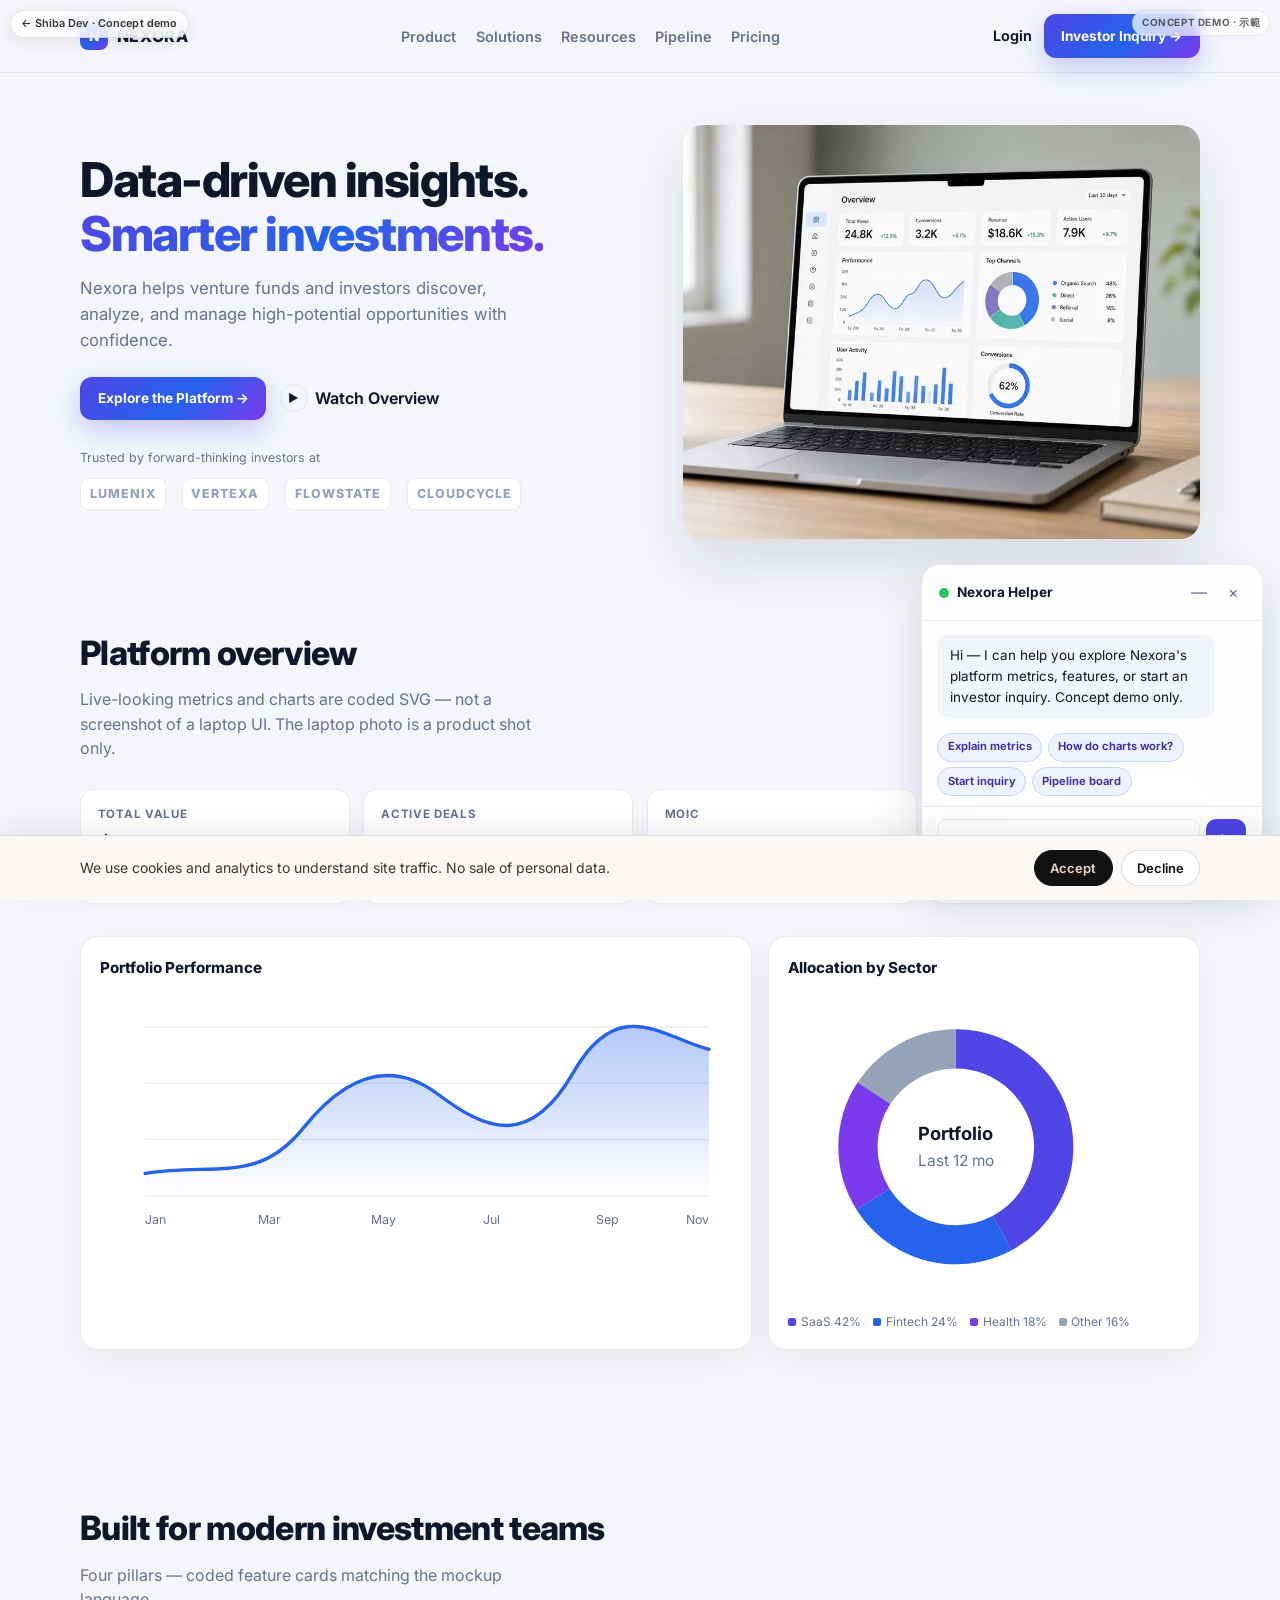
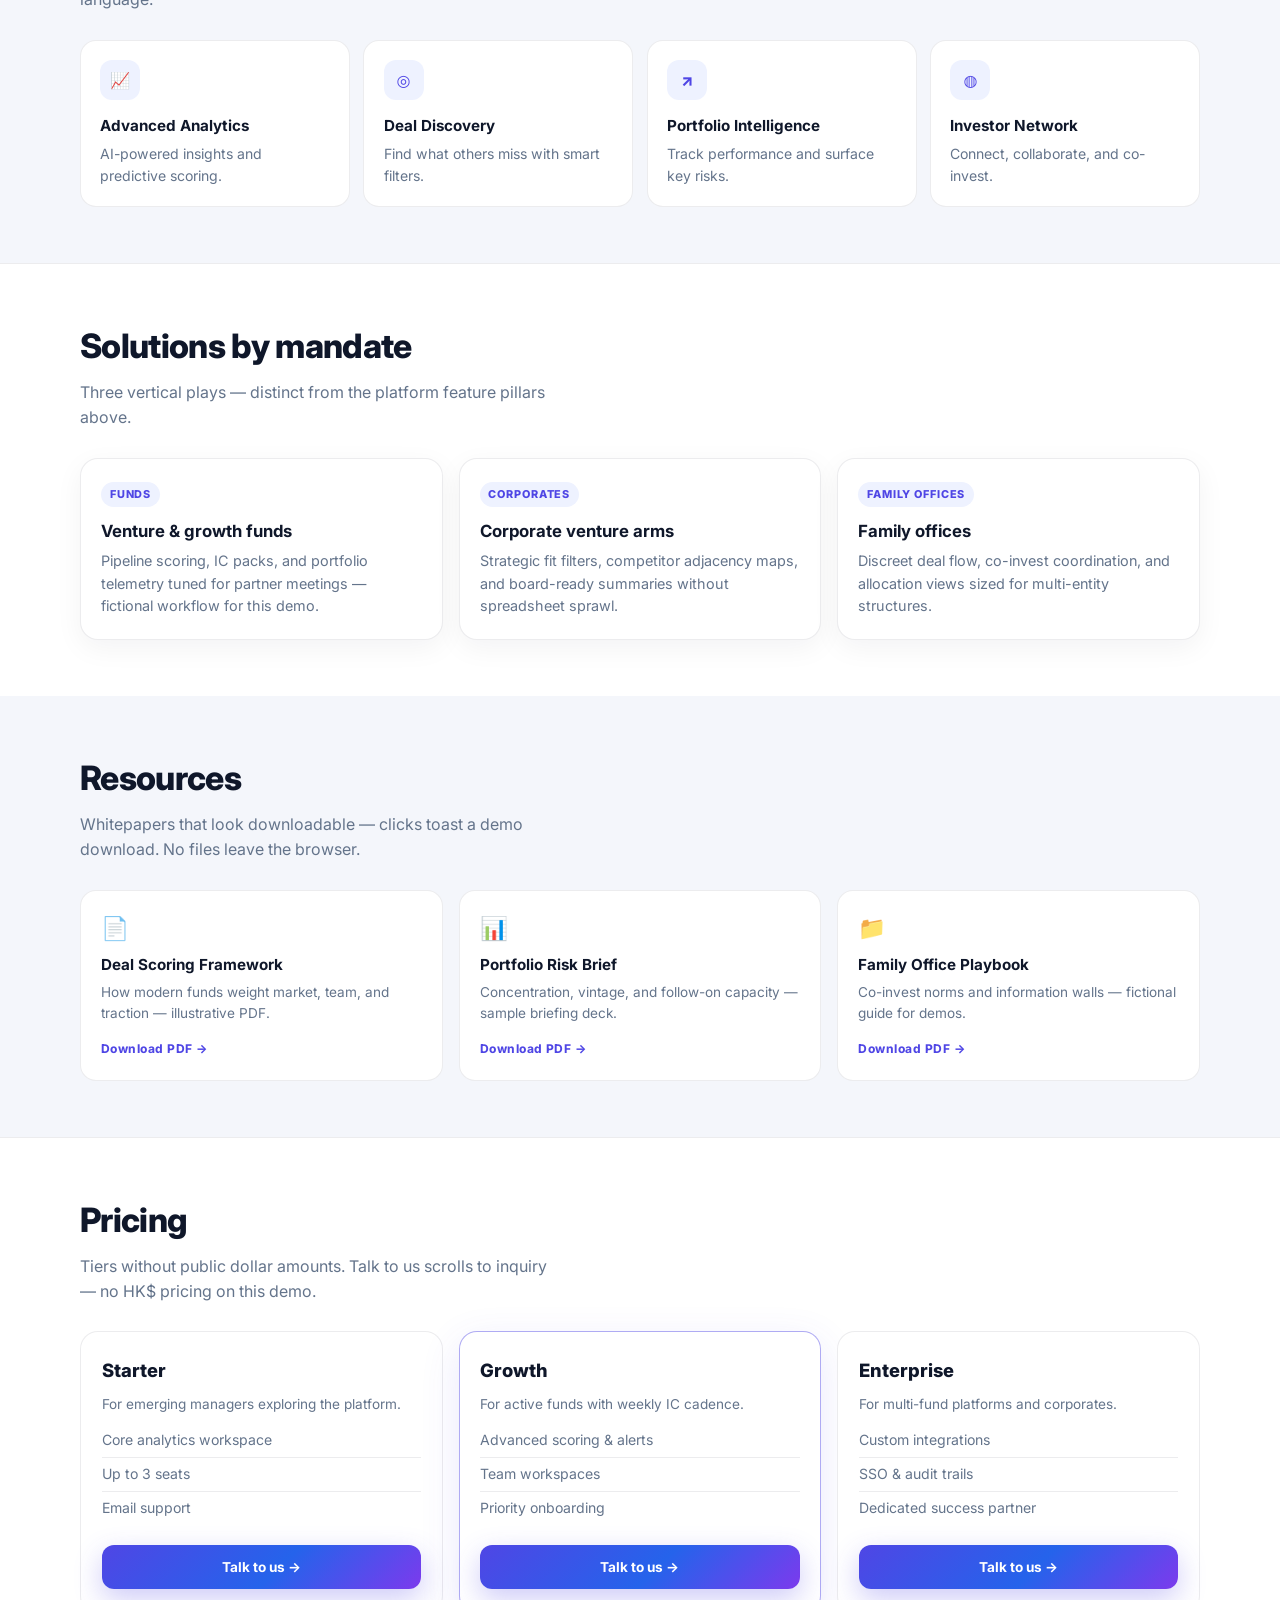
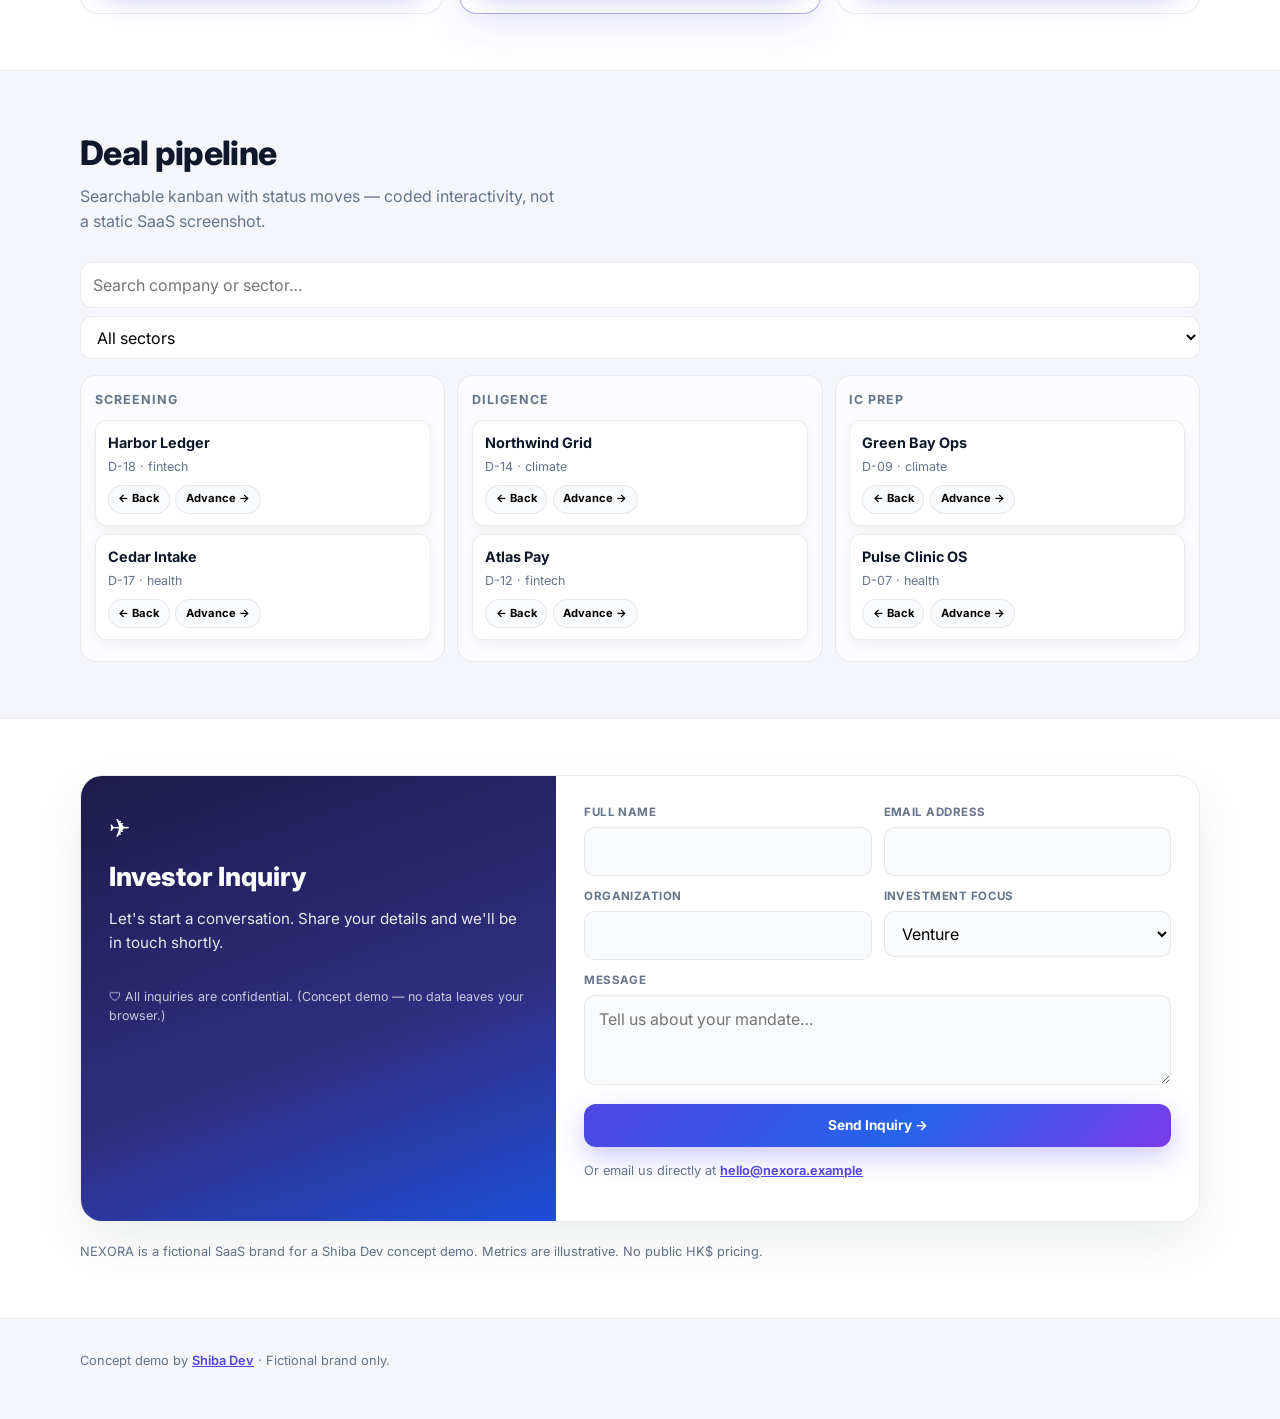
<file: demos/nexora/index.html>
<!DOCTYPE html>
<html lang="en">
<head>
  <meta charset="utf-8" />
  <meta name="viewport" content="width=device-width, initial-scale=1" />
  <title>NEXORA — Investor Intelligence</title>
  <meta name="description" content="NEXORA fictional investor SaaS concept demo by Shiba Dev." />
  <meta name="robots" content="noindex,follow" />
  <meta name="theme-color" content="#F4F6FB" />
  <link rel="icon" href="/assets/shiba-favicon.webp" type="image/webp" />
  <link rel="alternate icon" href="/assets/shiba-favicon.png" type="image/png" />
  <link rel="preconnect" href="https://fonts.googleapis.com" />
  <link rel="preconnect" href="https://fonts.gstatic.com" crossorigin />
  <link href="https://fonts.googleapis.com/css2?family=Inter:wght@400;500;600;700;800&display=swap" rel="stylesheet" />
  <link rel="stylesheet" href="/demos/shared/demo.css?v=polish3" />
  <style>
    :root {
      --bg: #F4F6FB; --surface: #FFFFFF; --ink: #0F172A; --muted: #64748B;
      --line: rgba(15,23,42,0.08); --indigo: #4F46E5; --blue: #2563EB; --violet: #7C3AED;
      --sans: Inter, system-ui, sans-serif;
      --grad: linear-gradient(135deg, #4F46E5, #2563EB 55%, #7C3AED);
    }
    body { font-family: var(--sans); background: var(--bg); color: var(--ink); line-height: 1.55; }
    .wrap { width: min(1120px, 100% - 2.5rem); margin-inline: auto; }

    .nx-nav {
      position: sticky; top: 0; z-index: 80;
      background: rgba(244,246,251,0.9); backdrop-filter: blur(12px);
      border-bottom: 1px solid var(--line);
    }
    .nx-nav-inner { display: flex; align-items: center; gap: 1.25rem; padding: 0.9rem 0; }
    .nx-logo {
      display: inline-flex; align-items: center; gap: 0.55rem; text-decoration: none; color: var(--ink);
      font-weight: 800; letter-spacing: 0.04em;
    }
    .nx-mark {
      width: 28px; height: 28px; border-radius: 8px; background: var(--grad);
      display: grid; place-items: center; color: #fff; font-size: 0.85rem; font-weight: 900;
    }
    .nx-links { display: flex; gap: 1.2rem; list-style: none; margin: 0 auto; padding: 0; }
    .nx-links a { text-decoration: none; font-size: 0.9rem; font-weight: 600; color: var(--muted); }
    .nx-links a:hover { color: var(--ink); }
    .nx-actions { display: flex; align-items: center; gap: 0.75rem; }
    .nx-actions .login { font-weight: 650; text-decoration: none; color: var(--ink); font-size: 0.9rem; }
    .btn-grad {
      display: inline-flex; align-items: center; gap: 0.35rem;
      padding: 0.7rem 1.1rem; border-radius: 12px; border: none; cursor: pointer;
      background: var(--grad); color: #fff; font-weight: 700; font-size: 0.85rem; text-decoration: none;
      box-shadow: 0 10px 28px rgba(79,70,229,0.28);
    }
    .btn-grad:hover { filter: brightness(1.05); }
    .nx-menu { display: none; border: 1px solid var(--line); background: #fff; border-radius: 10px; width: 40px; height: 40px; cursor: pointer; }

    .hero {
      display: grid; grid-template-columns: 1.05fr 0.95fr; gap: 2rem;
      padding: 3.25rem 0 2rem; align-items: center;
    }
    .hero h1 {
      margin: 0 0 0.85rem; font-size: clamp(2.1rem, 4vw, 3rem); font-weight: 800;
      letter-spacing: -0.03em; line-height: 1.12;
    }
    .hero h1 .grad {
      background: var(--grad); -webkit-background-clip: text; background-clip: text; color: transparent;
    }
    .hero .lede { margin: 0 0 1.5rem; color: var(--muted); font-size: 1.05rem; max-width: 42ch; }
    .hero-ctas { display: flex; flex-wrap: wrap; gap: 0.85rem; align-items: center; margin-bottom: 1.75rem; }
    .btn-ghost {
      display: inline-flex; align-items: center; gap: 0.45rem; font-weight: 650; color: var(--ink); text-decoration: none;
    }
    .btn-ghost .play {
      width: 28px; height: 28px; border-radius: 50%; border: 1.5px solid var(--line);
      display: grid; place-items: center; font-size: 0.7rem;
    }
    .trusted { font-size: 0.78rem; color: var(--muted); }
    .logos { display: flex; flex-wrap: wrap; gap: 1rem; margin-top: 0.65rem; }
    .logos span {
      font-size: 0.78rem; font-weight: 800; letter-spacing: 0.08em; color: #94A3B8;
      padding: 0.35rem 0.55rem; border: 1px solid var(--line); border-radius: 8px; background: #fff;
    }

    .product-shot {
      position: relative; border-radius: 20px; overflow: hidden;
      box-shadow: 0 24px 60px rgba(15,23,42,0.12); background: #E2E8F0;
      aspect-ratio: 5/4;
    }
    .product-shot img { width: 100%; height: 100%; object-fit: cover; }

    /* Metrics + SVG charts */
    .metrics {
      display: grid; grid-template-columns: repeat(4, 1fr); gap: 0.85rem;
      margin: 0.5rem 0 2rem;
    }
    .metric {
      background: #fff; border: 1px solid var(--line); border-radius: 14px; padding: 1rem 1.05rem;
      box-shadow: 0 1px 2px rgba(15,23,42,0.03);
    }
    .metric .label { font-size: 0.72rem; font-weight: 700; letter-spacing: 0.06em; color: var(--muted); text-transform: uppercase; }
    .metric strong { display: block; font-size: 1.45rem; font-weight: 800; margin: 0.25rem 0; letter-spacing: -0.02em; }
    .metric .delta { font-size: 0.78rem; font-weight: 700; color: #059669; }

    .charts {
      display: grid; grid-template-columns: 1.4fr 0.9fr; gap: 1rem; margin-bottom: 2.5rem;
    }
    .chart-card {
      background: #fff; border: 1px solid var(--line); border-radius: 18px; padding: 1.15rem 1.2rem;
      box-shadow: 0 12px 40px rgba(15,23,42,0.05);
    }
    .chart-card h2 { margin: 0 0 0.85rem; font-size: 0.95rem; font-weight: 750; }
    .chart-card svg { width: 100%; height: auto; display: block; }
    .legend { display: flex; flex-wrap: wrap; gap: 0.75rem; margin-top: 0.75rem; font-size: 0.75rem; color: var(--muted); }
    .legend i { display: inline-block; width: 8px; height: 8px; border-radius: 2px; margin-right: 0.3rem; }

    section { padding: 3.5rem 0; }
    .sec-h { margin: 0 0 0.5rem; font-size: clamp(1.6rem, 3vw, 2.1rem); font-weight: 800; letter-spacing: -0.02em; }
    .sec-p { margin: 0 0 1.75rem; color: var(--muted); max-width: 48ch; }

    .feat-grid { display: grid; grid-template-columns: repeat(4, 1fr); gap: 0.85rem; }
    .feat {
      background: #fff; border: 1px solid var(--line); border-radius: 16px; padding: 1.2rem;
    }
    .feat .ico {
      width: 40px; height: 40px; border-radius: 12px; background: #EEF2FF; color: var(--indigo);
      display: grid; place-items: center; margin-bottom: 0.85rem; font-weight: 800;
    }
    .feat h3 { margin: 0 0 0.35rem; font-size: 0.95rem; }
    .feat p { margin: 0; font-size: 0.88rem; color: var(--muted); }

    #inquiry { background: #fff; border-top: 1px solid var(--line); border-bottom: 1px solid var(--line); }
    .inq-card {
      display: grid; grid-template-columns: 0.85fr 1.15fr; border-radius: 22px; overflow: hidden;
      border: 1px solid var(--line); box-shadow: 0 20px 50px rgba(15,23,42,0.08);
      background: rgba(255,255,255,0.7); backdrop-filter: blur(16px);
    }
    .inq-aside {
      background: linear-gradient(160deg, #1E1B4B, #312E81 60%, #1D4ED8); color: #fff; padding: 2rem 1.75rem;
    }
    .inq-aside h2 { margin: 0.5rem 0 0.65rem; font-size: 1.65rem; font-weight: 800; }
    .inq-aside p { margin: 0; opacity: 0.9; font-size: 0.95rem; }
    .inq-aside .lock { margin-top: 2rem; font-size: 0.78rem; opacity: 0.75; }
    .inq-form { padding: 1.75rem; position: relative; }
    .form-row { display: grid; grid-template-columns: 1fr 1fr; gap: 0.75rem; }
    .field { margin-bottom: 0.75rem; }
    .field label { display: block; font-size: 0.72rem; font-weight: 700; color: var(--muted); margin-bottom: 0.3rem; letter-spacing: 0.04em; text-transform: uppercase; }
    .field input, .field select, .field textarea {
      width: 100%; padding: 0.7rem 0.85rem; border-radius: 10px; border: 1px solid var(--line); background: #F8FAFC;
    }
    .field input:focus, .field select:focus, .field textarea:focus {
      outline: none; border-color: var(--indigo); box-shadow: 0 0 0 3px rgba(79,70,229,0.15); background: #fff;
    }
    .field textarea { min-height: 90px; resize: vertical; }
    .form-error { color: #B42318; font-size: 0.85rem; }
    .form-success { display: none; text-align: center; padding: 2rem 1rem; }
    form.is-done .form-fields { display: none; }
    form.is-done .form-success { display: block; }
    .form-success h3 { margin: 0 0 0.4rem; font-size: 1.4rem; }
    .direct { margin-top: 0.85rem; font-size: 0.8rem; color: var(--muted); }
    .direct a { color: var(--indigo); font-weight: 650; }

    .nx-footer { padding: 2rem 0 3rem; font-size: 0.8rem; color: var(--muted); }
    .nx-footer a { color: var(--indigo); font-weight: 600; }

    /* Helper chat */
    .helper {
      position: fixed; right: 1.15rem; bottom: 1.15rem; z-index: 200;
      width: min(340px, calc(100vw - 1.5rem));
      background: rgba(255,255,255,0.88); backdrop-filter: blur(16px);
      border: 1px solid rgba(255,255,255,0.7); border-radius: 18px;
      box-shadow: 0 20px 50px rgba(15,23,42,0.15); overflow: hidden;
      max-height: min(500px, calc(100vh - 5rem)); display: flex; flex-direction: column;
    }
    .helper.is-collapsed .h-body, .helper.is-collapsed .h-intents, .helper.is-collapsed .h-form { display: none; }
    .helper.is-hidden { display: none; }
    .h-head { display: flex; align-items: center; gap: 0.55rem; padding: 0.85rem 1rem; border-bottom: 1px solid var(--line); }
    .h-head .dot { width: 10px; height: 10px; border-radius: 50%; background: #22C55E; }
    .h-head strong { font-size: 0.85rem; }
    .h-head .spacer { margin-left: auto; }
    .h-head button { border: none; background: transparent; cursor: pointer; color: var(--muted); }
    .h-body { padding: 0.9rem; overflow-y: auto; min-height: 110px; max-height: 180px; display: flex; flex-direction: column; gap: 0.45rem; }
    .bubble { max-width: 90%; padding: 0.65rem 0.8rem; border-radius: 12px; font-size: 0.84rem; }
    .bubble-bot { align-self: flex-start; background: #F1F5F9; }
    .bubble-user { align-self: flex-end; background: #E0E7FF; color: #312E81; }
    .bubble-typing { align-self: flex-start; background: #F1F5F9; color: var(--muted); }
    .h-intents { display: flex; flex-wrap: wrap; gap: 0.35rem; padding: 0 0.9rem 0.6rem; }
    .h-intents button {
      border: 1px solid #C7D2FE; background: #EEF2FF; color: #3730A3;
      border-radius: 999px; padding: 0.3rem 0.6rem; font-size: 0.7rem; font-weight: 650; cursor: pointer;
    }
    .h-form { display: flex; gap: 0.4rem; padding: 0.75rem 0.9rem 0.9rem; border-top: 1px solid var(--line); }
    .h-form input { flex: 1; border: 1px solid var(--line); border-radius: 10px; padding: 0.65rem 0.8rem; }
    .h-form button { width: 40px; height: 40px; border: none; border-radius: 10px; background: var(--indigo); color: #fff; cursor: pointer; }

    @media (max-width: 960px) {
      .hero, .charts, .inq-card { grid-template-columns: 1fr; }
      .metrics, .feat-grid { grid-template-columns: 1fr 1fr; }
      .nx-links { display: none; }
      .nx-links.is-open {
        display: flex; flex-direction: column; position: absolute; top: 100%; left: 0; right: 0;
        background: #fff; padding: 1rem 1.25rem; gap: 0.75rem; border-bottom: 1px solid var(--line);
      }
      .nx-menu { display: inline-grid; place-items: center; margin-left: auto; }
      .form-row { grid-template-columns: 1fr; }
    }

    .sol-grid { display: grid; grid-template-columns: repeat(3, 1fr); gap: 1rem; }
    .sol-card {
      background: #fff; border: 1px solid var(--line); border-radius: 18px; padding: 1.35rem 1.25rem;
      box-shadow: 0 8px 28px rgba(15,23,42,0.05);
    }
    .sol-card .tag {
      display: inline-flex; font-size: 0.68rem; font-weight: 800; letter-spacing: 0.08em;
      color: var(--indigo); background: #EEF2FF; padding: 0.28rem 0.55rem; border-radius: 999px; margin-bottom: 0.65rem;
    }
    .sol-card h3 { margin: 0 0 0.4rem; font-size: 1.05rem; }
    .sol-card p { margin: 0; color: var(--muted); font-size: 0.9rem; }
    .res-grid { display: grid; grid-template-columns: repeat(3, 1fr); gap: 1rem; }
    .res-card {
      background: #fff; border: 1px solid var(--line); border-radius: 16px; padding: 1.25rem;
      cursor: pointer; transition: transform 0.2s, box-shadow 0.2s;
    }
    .res-card:hover { transform: translateY(-2px); box-shadow: 0 12px 32px rgba(15,23,42,0.08); }
    .res-card .ico { font-size: 1.4rem; margin-bottom: 0.5rem; }
    .res-card h3 { margin: 0 0 0.35rem; font-size: 0.95rem; }
    .res-card p { margin: 0 0 0.65rem; color: var(--muted); font-size: 0.85rem; }
    .res-card .dl { font-size: 0.75rem; font-weight: 750; color: var(--indigo); letter-spacing: 0.04em; }
    .price-grid { display: grid; grid-template-columns: repeat(3, 1fr); gap: 1rem; }
    .price-card {
      background: #fff; border: 1px solid var(--line); border-radius: 18px; padding: 1.5rem 1.3rem;
      display: flex; flex-direction: column; gap: 0.55rem;
    }
    .price-card.featured { border-color: rgba(79,70,229,0.45); box-shadow: 0 12px 40px rgba(79,70,229,0.12); }
    .price-card h3 { margin: 0; font-size: 1.15rem; font-weight: 800; }
    .price-card .tier-note { font-size: 0.85rem; color: var(--muted); margin: 0; flex: 1; }
    .price-card ul { margin: 0; padding: 0; list-style: none; font-size: 0.88rem; color: var(--muted); }
    .price-card li { padding: 0.35rem 0; border-bottom: 1px solid var(--line); }
    .price-card li:last-child { border-bottom: none; }
    #product, #solutions, #resources, #pricing, #inquiry, #features { scroll-margin-top: 5.5rem; }
    @media (max-width: 960px) {
      .sol-grid, .res-grid, .price-grid { grid-template-columns: 1fr; }
    }
    @media (max-width: 640px) {
      .metrics, .feat-grid { grid-template-columns: 1fr; }
    }
  
    /* --- mobile polish --- */
    html, body { overflow-x: hidden; max-width: 100%; }
    img { max-width: 100%; height: auto; }
    input, select, textarea { width: 100%; max-width: 100%; box-sizing: border-box; }
    @media (max-width: 768px) {
      [data-nav-toggle], .lm-nav-toggle, .vx-menu, .au-menu, .lu-menu, .nx-menu, #sidebar-toggle, .mobile-bar {
        min-width: 44px; min-height: 44px;
      }
      [data-nav-links] a, .lm-nav-links a, .vx-links a, .au-links a, .lu-links a, .nx-links a {
        display: flex; align-items: center; min-height: 44px; padding: 0.55rem 0.25rem;
      }
      .form-row { grid-template-columns: 1fr !important; }
    }
    @media (max-width: 640px) {
      #demo-chat, .lm-chat, .vx-ai, .au-concierge, .ai-rep, .helper {
        left: 0.5rem; right: 0.5rem; bottom: max(0.5rem, env(safe-area-inset-bottom));
        width: auto; max-width: none;
        max-height: min(68vh, 520px);
      }
      .lm-chat-body, .vx-ai-body, .au-chat-body, .ai-body, .h-body {
        max-height: min(36vh, 220px);
      }
      .au-lightbox { padding: 0.75rem; }
      .au-lightbox button, .demo-modal-close {
        width: 44px; height: 44px;
      }
      .au-lightbox img { max-height: 75vh; width: 100%; object-fit: contain; }
    }
    @media (max-width: 480px) {
      .wrap { width: min(1120px, 100% - 1.25rem) !important; }
      section { padding-block: clamp(2rem, 8vw, 3rem); }
    }


    .deal-board { display:grid; grid-template-columns:repeat(3,1fr); gap:0.75rem; margin-top:1rem; }
    .deal-col { background:rgba(255,255,255,0.7); border:1px solid var(--line); border-radius:16px; padding:0.85rem; min-height:220px; }
    .deal-col h3 { margin:0 0 0.65rem; font-size:0.78rem; letter-spacing:0.08em; text-transform:uppercase; color:var(--muted); }
    .deal-card { background:#fff; border:1px solid var(--line); border-radius:12px; padding:0.7rem 0.75rem; margin-bottom:0.5rem; box-shadow:0 4px 14px rgba(15,23,42,0.05); }
    .deal-card strong { display:block; font-size:0.9rem; margin-bottom:0.2rem; }
    .deal-card p { margin:0; font-size:0.78rem; color:var(--muted); }
    .deal-card .row { display:flex; gap:0.35rem; flex-wrap:wrap; margin-top:0.5rem; }
    .deal-card button { border:1px solid var(--line); background:#F8FAFC; border-radius:999px; padding:0.3rem 0.6rem; font-size:0.7rem; font-weight:700; cursor:pointer; }
    .deal-tools { display:flex; flex-wrap:wrap; gap:0.5rem; margin-top:0.75rem; }
    .deal-tools input, .deal-tools select { border:1px solid var(--line); border-radius:12px; padding:0.6rem 0.75rem; min-height:42px; background:#fff; }
    .deal-tools input { flex:1; min-width:160px; }
    @media (max-width:800px){ .deal-board { grid-template-columns:1fr; } }
  </style>
</head>
<body>
  <a class="skip-link" href="#main">Skip to content</a>
  <a class="shiba-escape shiba-escape--light" href="/">← Shiba Dev · Concept demo</a>
  <span class="demo-concept-tag demo-concept-tag--light">Concept demo · 示範</span>

  <header class="nx-nav">
    <div class="wrap nx-nav-inner">
      <a class="nx-logo" href="#top" id="top"><span class="nx-mark">N</span> NEXORA</a>
      <button class="nx-menu" type="button" data-nav-toggle aria-label="Menu">☰</button>
      <ul class="nx-links" data-nav-links>
        <li><a href="#product">Product</a></li>
        <li><a href="#solutions">Solutions</a></li>
        <li><a href="#resources">Resources</a></li>
        <li><a href="#pipeline">Pipeline</a></li>
        <li><a href="#pricing">Pricing</a></li>
      </ul>
      <div class="nx-actions">
        <a class="login" href="#login" id="nx-login">Login</a>
        <a class="btn-grad" href="#inquiry">Investor Inquiry →</a>
      </div>
    </div>
  </header>

  <main id="main">
    <div class="wrap hero">
      <div>
        <h1>Data-driven insights.<br/><span class="grad">Smarter investments.</span></h1>
        <p class="lede">Nexora helps venture funds and investors discover, analyze, and manage high-potential opportunities with confidence.</p>
        <div class="hero-ctas">
          <a class="btn-grad" href="#product">Explore the Platform →</a>
          <a class="btn-ghost" href="#product"><span class="play">▶</span> Watch Overview</a>
        </div>
        <div class="trusted">Trusted by forward-thinking investors at</div>
        <div class="logos">
          <span>LUMENIX</span><span>VERTEXA</span><span>FLOWSTATE</span><span>CLOUDCYCLE</span>
        </div>
      </div>
      <div class="product-shot">
        <picture><source srcset="/assets/photos/nexora-laptop.webp" type="image/webp" /><img src="/assets/photos/nexora-laptop.jpg" alt="Nexora product on laptop" width="800" height="640" /></picture>
      </div>
    </div>

    <section id="product">
      <div class="wrap">
        <h2 class="sec-h">Platform overview</h2>
        <p class="sec-p">Live-looking metrics and charts are coded SVG — not a screenshot of a laptop UI. The laptop photo is a product shot only.</p>
        <div class="metrics">
          <div class="metric"><div class="label">Total Value</div><strong>$248.6M</strong><div class="delta">+18.4%</div></div>
          <div class="metric"><div class="label">Active Deals</div><strong>64</strong><div class="delta">+12.7%</div></div>
          <div class="metric"><div class="label">MOIC</div><strong>2.31×</strong><div class="delta">+0.6×</div></div>
          <div class="metric"><div class="label">IRR</div><strong>28.7%</strong><div class="delta">+4.3%</div></div>
        </div>
        <div class="charts">
          <div class="chart-card">
            <h2>Portfolio Performance</h2>
            <svg viewBox="0 0 560 220" role="img" aria-label="Line chart of portfolio performance">
              <defs>
                <linearGradient id="area" x1="0" y1="0" x2="0" y2="1">
                  <stop offset="0%" stop-color="#2563EB" stop-opacity="0.35"/>
                  <stop offset="100%" stop-color="#2563EB" stop-opacity="0"/>
                </linearGradient>
              </defs>
              <g stroke="#E2E8F0" stroke-width="1">
                <line x1="40" y1="30" x2="540" y2="30"/><line x1="40" y1="80" x2="540" y2="80"/>
                <line x1="40" y1="130" x2="540" y2="130"/><line x1="40" y1="180" x2="540" y2="180"/>
              </g>
              <path d="M40 160 C100 150, 140 170, 180 120 S260 60, 300 90 S380 140, 420 70 S500 40, 540 50 L540 180 L40 180 Z" fill="url(#area)"/>
              <path d="M40 160 C100 150, 140 170, 180 120 S260 60, 300 90 S380 140, 420 70 S500 40, 540 50" fill="none" stroke="#2563EB" stroke-width="3" stroke-linecap="round"/>
              <g fill="#64748B" font-size="11" font-family="Inter,sans-serif">
                <text x="40" y="205">Jan</text><text x="140" y="205">Mar</text><text x="240" y="205">May</text>
                <text x="340" y="205">Jul</text><text x="440" y="205">Sep</text><text x="520" y="205">Nov</text>
              </g>
            </svg>
          </div>
          <div class="chart-card">
            <h2>Allocation by Sector</h2>
            <svg viewBox="0 0 280 220" role="img" aria-label="Donut chart of sector allocation">
              <circle cx="120" cy="110" r="70" fill="none" stroke="#E2E8F0" stroke-width="28"/>
              <circle cx="120" cy="110" r="70" fill="none" stroke="#4F46E5" stroke-width="28"
                stroke-dasharray="185 440" stroke-dashoffset="0" transform="rotate(-90 120 110)"/>
              <circle cx="120" cy="110" r="70" fill="none" stroke="#2563EB" stroke-width="28"
                stroke-dasharray="105 440" stroke-dashoffset="-185" transform="rotate(-90 120 110)"/>
              <circle cx="120" cy="110" r="70" fill="none" stroke="#7C3AED" stroke-width="28"
                stroke-dasharray="80 440" stroke-dashoffset="-290" transform="rotate(-90 120 110)"/>
              <circle cx="120" cy="110" r="70" fill="none" stroke="#94A3B8" stroke-width="28"
                stroke-dasharray="70 440" stroke-dashoffset="-370" transform="rotate(-90 120 110)"/>
              <text x="120" y="105" text-anchor="middle" font-size="13" font-weight="700" fill="#0F172A" font-family="Inter,sans-serif">Portfolio</text>
              <text x="120" y="124" text-anchor="middle" font-size="11" fill="#64748B" font-family="Inter,sans-serif">Last 12 mo</text>
            </svg>
            <div class="legend">
              <span><i style="background:#4F46E5"></i>SaaS 42%</span>
              <span><i style="background:#2563EB"></i>Fintech 24%</span>
              <span><i style="background:#7C3AED"></i>Health 18%</span>
              <span><i style="background:#94A3B8"></i>Other 16%</span>
            </div>
          </div>
        </div>
      </div>
    </section>

    <section id="features">
      <div class="wrap">
        <h2 class="sec-h">Built for modern investment teams</h2>
        <p class="sec-p">Four pillars — coded feature cards matching the mockup language.</p>
        <div class="feat-grid">
          <article class="feat"><div class="ico">📈</div><h3>Advanced Analytics</h3><p>AI-powered insights and predictive scoring.</p></article>
          <article class="feat"><div class="ico">◎</div><h3>Deal Discovery</h3><p>Find what others miss with smart filters.</p></article>
          <article class="feat"><div class="ico">↗</div><h3>Portfolio Intelligence</h3><p>Track performance and surface key risks.</p></article>
          <article class="feat"><div class="ico">◍</div><h3>Investor Network</h3><p>Connect, collaborate, and co-invest.</p></article>
        </div>
      </div>
    </section>


    <section id="solutions" style="background:#fff;border-top:1px solid var(--line)">
      <div class="wrap">
        <h2 class="sec-h">Solutions by mandate</h2>
        <p class="sec-p">Three vertical plays — distinct from the platform feature pillars above.</p>
        <div class="sol-grid">
          <article class="sol-card">
            <span class="tag">FUNDS</span>
            <h3>Venture &amp; growth funds</h3>
            <p>Pipeline scoring, IC packs, and portfolio telemetry tuned for partner meetings — fictional workflow for this demo.</p>
          </article>
          <article class="sol-card">
            <span class="tag">CORPORATES</span>
            <h3>Corporate venture arms</h3>
            <p>Strategic fit filters, competitor adjacency maps, and board-ready summaries without spreadsheet sprawl.</p>
          </article>
          <article class="sol-card">
            <span class="tag">FAMILY OFFICES</span>
            <h3>Family offices</h3>
            <p>Discreet deal flow, co-invest coordination, and allocation views sized for multi-entity structures.</p>
          </article>
        </div>
      </div>
    </section>

    <section id="resources">
      <div class="wrap">
        <h2 class="sec-h">Resources</h2>
        <p class="sec-p">Whitepapers that look downloadable — clicks toast a demo download. No files leave the browser.</p>
        <div class="res-grid">
          <article class="res-card" tabindex="0" role="button" data-dl="Deal Scoring Framework 2026">
            <div class="ico" aria-hidden="true">📄</div>
            <h3>Deal Scoring Framework</h3>
            <p>How modern funds weight market, team, and traction — illustrative PDF.</p>
            <span class="dl">Download PDF →</span>
          </article>
          <article class="res-card" tabindex="0" role="button" data-dl="Portfolio Risk Brief">
            <div class="ico" aria-hidden="true">📊</div>
            <h3>Portfolio Risk Brief</h3>
            <p>Concentration, vintage, and follow-on capacity — sample briefing deck.</p>
            <span class="dl">Download PDF →</span>
          </article>
          <article class="res-card" tabindex="0" role="button" data-dl="Family Office Playbook">
            <div class="ico" aria-hidden="true">📁</div>
            <h3>Family Office Playbook</h3>
            <p>Co-invest norms and information walls — fictional guide for demos.</p>
            <span class="dl">Download PDF →</span>
          </article>
        </div>
      </div>
    </section>

    <section id="pricing" style="background:#fff;border-top:1px solid var(--line);border-bottom:1px solid var(--line)">
      <div class="wrap">
        <h2 class="sec-h">Pricing</h2>
        <p class="sec-p">Tiers without public dollar amounts. Talk to us scrolls to inquiry — no HK$ pricing on this demo.</p>
        <div class="price-grid">
          <article class="price-card">
            <h3>Starter</h3>
            <p class="tier-note">For emerging managers exploring the platform.</p>
            <ul>
              <li>Core analytics workspace</li>
              <li>Up to 3 seats</li>
              <li>Email support</li>
            </ul>
            <a class="btn-grad" href="#inquiry" data-talk="Starter" style="margin-top:0.75rem;justify-content:center">Talk to us →</a>
          </article>
          <article class="price-card featured">
            <h3>Growth</h3>
            <p class="tier-note">For active funds with weekly IC cadence.</p>
            <ul>
              <li>Advanced scoring &amp; alerts</li>
              <li>Team workspaces</li>
              <li>Priority onboarding</li>
            </ul>
            <a class="btn-grad" href="#inquiry" data-talk="Growth" style="margin-top:0.75rem;justify-content:center">Talk to us →</a>
          </article>
          <article class="price-card">
            <h3>Enterprise</h3>
            <p class="tier-note">For multi-fund platforms and corporates.</p>
            <ul>
              <li>Custom integrations</li>
              <li>SSO &amp; audit trails</li>
              <li>Dedicated success partner</li>
            </ul>
            <a class="btn-grad" href="#inquiry" data-talk="Enterprise" style="margin-top:0.75rem;justify-content:center">Talk to us →</a>
          </article>
        </div>
      </div>
    </section>


    <section id="pipeline">
      <div class="wrap">
        <h2 class="sec-h" style="margin:0 0 0.35rem">Deal pipeline</h2>
        <p class="sec-p">Searchable kanban with status moves — coded interactivity, not a static SaaS screenshot.</p>
        <div class="deal-tools">
          <input type="search" id="deal-q" placeholder="Search company or sector…" aria-label="Search deals" />
          <select id="deal-sector" aria-label="Sector">
            <option value="all">All sectors</option>
            <option value="fintech">Fintech</option>
            <option value="health">Health ops</option>
            <option value="climate">Climate</option>
          </select>
        </div>
        <div class="deal-board" id="deal-board"></div>
      </div>
    </section>

    <section id="inquiry">
      <div class="wrap">
        <div class="inq-card">
          <aside class="inq-aside">
            <div style="font-size:1.6rem" aria-hidden="true">✈</div>
            <h2>Investor Inquiry</h2>
            <p>Let's start a conversation. Share your details and we'll be in touch shortly.</p>
            <p class="lock">🛡 All inquiries are confidential. (Concept demo — no data leaves your browser.)</p>
          </aside>
          <form class="inq-form" id="nexora-inq" novalidate>
            <div class="form-fields">
              <div class="form-row">
                <div class="field"><label for="nx-name">Full name</label><input id="nx-name" name="name" required autocomplete="name" /></div>
                <div class="field"><label for="nx-email">Email address</label><input id="nx-email" name="email" type="email" required autocomplete="email" /></div>
              </div>
              <div class="form-row">
                <div class="field"><label for="nx-org">Organization</label><input id="nx-org" name="org" /></div>
                <div class="field"><label for="nx-focus">Investment focus</label>
                  <select id="nx-focus" name="focus"><option>Venture</option><option>Growth</option><option>Family office</option><option>Other</option></select>
                </div>
              </div>
              <div class="field"><label for="nx-msg">Message</label><textarea id="nx-msg" name="message" placeholder="Tell us about your mandate…"></textarea></div>
              <p class="form-error" data-form-error hidden></p>
              <button class="btn-grad" type="submit" style="width:100%;justify-content:center">Send Inquiry →</button>
              <p class="direct">Or email us directly at <a href="mailto:hello@nexora.example">hello@nexora.example</a></p>
            </div>
            <div class="form-success" data-form-success>
              <h3>Inquiry noted</h3>
              <p style="color:var(--muted)">Thanks — this concept demo confirms locally. A real Nexora team would follow up securely.</p>
              <button type="button" class="btn-grad" data-form-again style="margin-top:1rem">Send another</button>
            </div>
          </form>
        </div>
        <p style="margin:1.25rem 0 0;font-size:0.8rem;color:var(--muted)">NEXORA is a fictional SaaS brand for a Shiba Dev concept demo. Metrics are illustrative. No public HK$ pricing.</p>
      </div>
    </section>
  </main>

  <footer class="nx-footer"><div class="wrap">Concept demo by <a href="/">Shiba Dev</a> · Fictional brand only.</div></footer>

  <aside class="helper" id="demo-chat" aria-label="Nexora helper">
    <div class="h-head">
      <span class="dot" aria-hidden="true"></span>
      <strong>Nexora Helper</strong>
      <span class="spacer"></span>
      <button type="button" data-chat-toggle>—</button>
      <button type="button" data-chat-close>×</button>
    </div>
    <div class="h-body" data-chat-body></div>
    <div class="h-intents" data-chat-intents></div>
    <form class="h-form" data-chat-form>
      <input data-chat-input type="text" placeholder="Ask about the platform…" aria-label="Message" autocomplete="off" />
      <button type="submit" aria-label="Send">➤</button>
    </form>
  </aside>

  <script src="/demos/shared/demo.js?v=polish3"></script>
  <script>
    (function () {
      var t = document.querySelector("[data-nav-toggle]");
      var l = document.querySelector("[data-nav-links]");
      if (t && l) {
        t.addEventListener("click", function () { l.classList.toggle("is-open"); });
        l.querySelectorAll("a").forEach(function (a) { a.addEventListener("click", function () { l.classList.remove("is-open"); }); });
      }

      /* Deal pipeline */
      var deals = [
        { id: "D-18", name: "Harbor Ledger", sector: "fintech", stage: "screen" },
        { id: "D-17", name: "Cedar Intake", sector: "health", stage: "screen" },
        { id: "D-14", name: "Northwind Grid", sector: "climate", stage: "diligence" },
        { id: "D-12", name: "Atlas Pay", sector: "fintech", stage: "diligence" },
        { id: "D-09", name: "Green Bay Ops", sector: "climate", stage: "ic" },
        { id: "D-07", name: "Pulse Clinic OS", sector: "health", stage: "ic" }
      ];
      var stages = [
        { key: "screen", label: "Screening" },
        { key: "diligence", label: "Diligence" },
        { key: "ic", label: "IC prep" }
      ];
      var stageNext = { screen: "diligence", diligence: "ic", ic: "ic" };
      var stagePrev = { screen: "screen", diligence: "screen", ic: "diligence" };
      function renderDeals() {
        var q = (document.getElementById("deal-q").value || "").toLowerCase();
        var sec = document.getElementById("deal-sector").value;
        var board = document.getElementById("deal-board");
        board.innerHTML = stages.map(function (st) {
          var cards = deals.filter(function (d) {
            if (d.stage !== st.key) return false;
            if (sec !== "all" && d.sector !== sec) return false;
            if (!q) return true;
            return (d.name + " " + d.sector + " " + d.id).toLowerCase().indexOf(q) !== -1;
          }).map(function (d) {
            return '<article class="deal-card"><strong>' + d.name + "</strong><p>" + d.id + " · " + d.sector + '</p><div class="row">' +
              '<button type="button" data-back="' + d.id + '">← Back</button>' +
              '<button type="button" data-fwd="' + d.id + '">Advance →</button></div></article>';
          }).join("") || '<p style="margin:0;color:var(--muted);font-size:0.82rem">No deals</p>';
          return '<div class="deal-col"><h3>' + st.label + "</h3>" + cards + "</div>";
        }).join("");
        board.querySelectorAll("[data-fwd]").forEach(function (b) {
          b.addEventListener("click", function () {
            var d = deals.find(function (x) { return x.id === b.getAttribute("data-fwd"); });
            if (!d) return;
            var prev = d.stage;
            d.stage = stageNext[d.stage];
            if (prev === d.stage) ShibaDemo.toast("Already at IC prep (demo)");
            else ShibaDemo.toast(d.name + " → " + d.stage);
            renderDeals();
          });
        });
        board.querySelectorAll("[data-back]").forEach(function (b) {
          b.addEventListener("click", function () {
            var d = deals.find(function (x) { return x.id === b.getAttribute("data-back"); });
            if (!d) return;
            d.stage = stagePrev[d.stage];
            ShibaDemo.toast(d.name + " → " + d.stage);
            renderDeals();
          });
        });
      }
      document.getElementById("deal-q").addEventListener("input", renderDeals);
      document.getElementById("deal-sector").addEventListener("change", renderDeals);
      renderDeals();

      ShibaDemo.initChat({
        id: "demo-chat",
        greet: "Hi — I can help you explore Nexora's platform metrics, features, or start an investor inquiry. Concept demo only.",
        intents: [
          { label: "Explain metrics", reply: "The overview shows Total Value, Active Deals, MOIC, and IRR — illustrative figures coded as HTML cards." },
          { label: "How do charts work?", reply: "Portfolio Performance and Allocation are inline SVG — not images from a laptop screenshot." },
          { label: "Start inquiry", reply: "Jump to Investor Inquiry and submit the form. Data stays in your browser for this demo." },
          { label: "Pipeline board", reply: "Open Deal pipeline — move cards across Screening → Diligence → IC prep. Search and sector filters are live." }
        ],
        replies: {
          pricing: "This demo does not publish pricing. Use Investor Inquiry for a fictional follow-up.",
          login: "Login is illustrative — use Investor Inquiry instead.",
          chart: "Charts are SVG paths and donut strokes drawn in code."
        },
        defaultReply: "Thanks — a real Nexora helper would continue from here. Concept demo only."
      });
      ShibaDemo.bindForm("nexora-inq", {
        required: ["name", "email"],
        emailField: "email",
        toastMsg: "Inquiry noted (demo)"
      });

      document.getElementById("nx-login").addEventListener("click", function (e) {
        e.preventDefault();
        ShibaDemo.openModal({
          title: "Demo login",
          body: "Demo login — use Inquiry for access. There is no real authentication on this concept site.",
          actions: [
            { label: "Go to Inquiry", href: "#inquiry", style: "background:linear-gradient(135deg,#4F46E5,#2563EB);color:#fff" },
            { label: "Close", style: "background:#E2E8F0;color:#0F172A" }
          ]
        });
      });

      document.querySelectorAll("[data-dl]").forEach(function (card) {
        function dl() {
          ShibaDemo.toast("Demo download · " + card.getAttribute("data-dl"), 2200);
        }
        card.addEventListener("click", dl);
        card.addEventListener("keydown", function (e) {
          if (e.key === "Enter" || e.key === " ") { e.preventDefault(); dl(); }
        });
      });

      document.querySelectorAll("[data-talk]").forEach(function (a) {
        a.addEventListener("click", function () {
          var focus = document.getElementById("nx-focus");
          var tier = a.getAttribute("data-talk");
          if (focus) {
            /* leave focus as-is; note in message placeholder */
          }
          var msg = document.getElementById("nx-msg");
          if (msg && !msg.value) msg.placeholder = "Interested in the " + tier + " tier…";
          ShibaDemo.toast("Inquiry · " + tier + " tier", 1600);
        });
      });
    })();
  </script>
  <script src="/assets/analytics.js?v=polish3" defer data-measurement-id="G-YZ3KBSHPJV"></script>
</body>
</html>
</file>
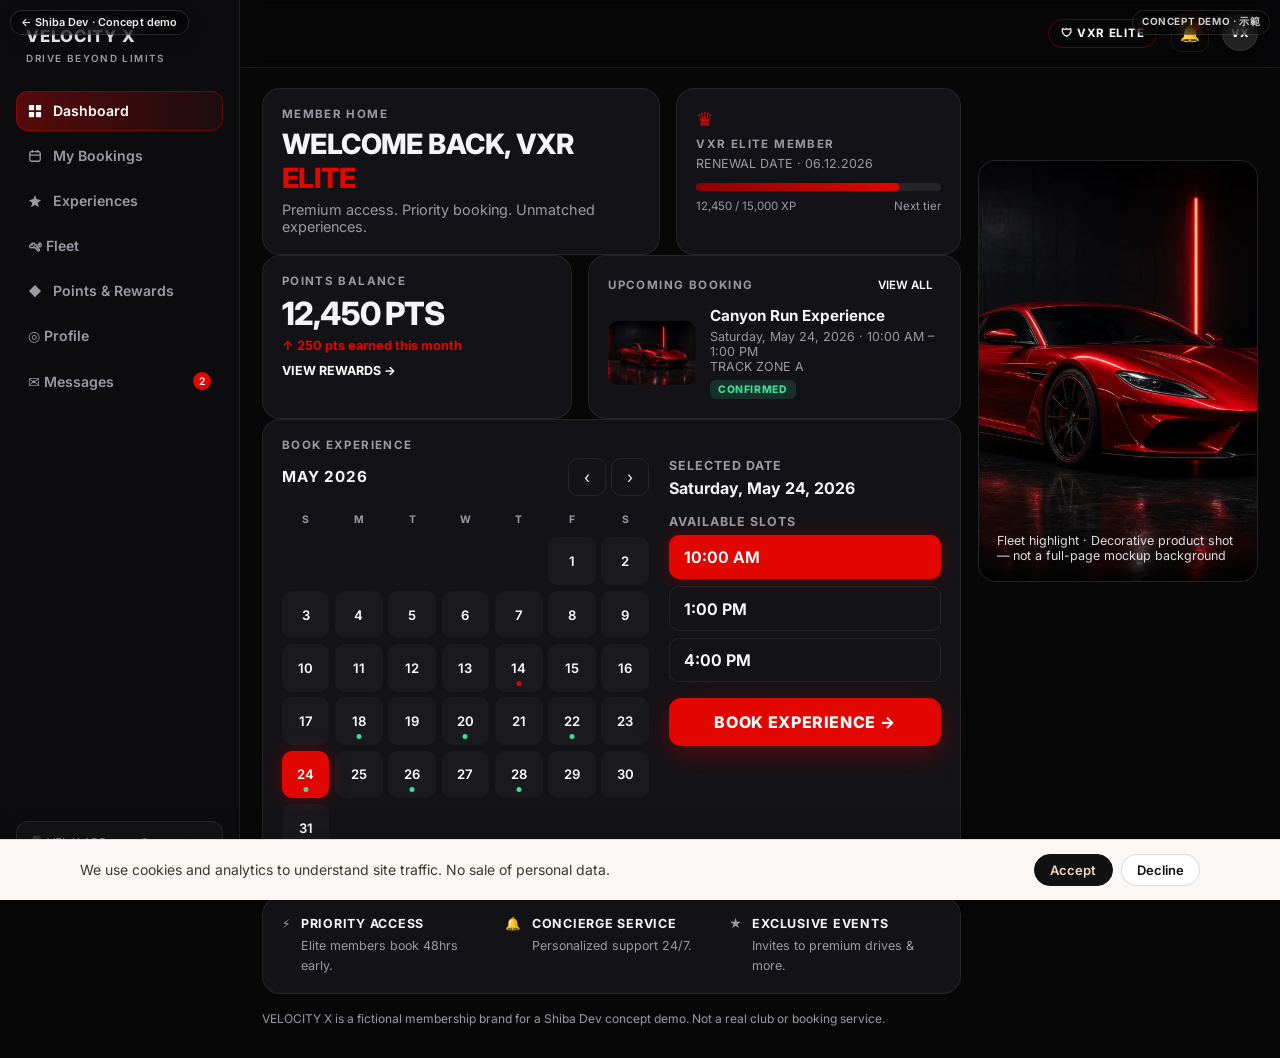
<file: demos/velocity/index.html>
<!DOCTYPE html>
<html lang="en">
<head>
  <meta charset="utf-8" />
  <meta name="viewport" content="width=device-width, initial-scale=1" />
  <title>VELOCITY X — Member Dashboard</title>
  <meta name="description" content="VELOCITY X fictional member app concept demo by Shiba Dev." />
  <meta name="robots" content="noindex,follow" />
  <meta name="theme-color" content="#050506" />
  <link rel="icon" href="/assets/shiba-favicon.webp" type="image/webp" />
  <link rel="alternate icon" href="/assets/shiba-favicon.png" type="image/png" />
  <link rel="preconnect" href="https://fonts.googleapis.com" />
  <link rel="preconnect" href="https://fonts.gstatic.com" crossorigin />
  <link href="https://fonts.googleapis.com/css2?family=Inter:wght@400;500;600;700;800&display=swap" rel="stylesheet" />
  <link rel="stylesheet" href="/demos/shared/demo.css?v=polish3" />
  <style>
    :root {
      --bg: #070708; --panel: rgba(22,22,26,0.86); --panel-solid: #141418;
      --ink: #F5F5F7; --muted: #9A9AA3; --line: rgba(255,255,255,0.08);
      --red: #E10600; --red-glow: rgba(225,6,0,0.35); --green: #3DDC97;
      --sans: Inter, system-ui, sans-serif;
      --sidebar: 240px;
    }
    body { font-family: var(--sans); background: var(--bg); color: var(--ink); min-height: 100vh; }
    .app { display: grid; grid-template-columns: var(--sidebar) 1fr; min-height: 100vh; }

    /* Sidebar — real HTML shell */
    .sidebar {
      background: #0C0C0F; border-right: 1px solid var(--line);
      padding: 1.35rem 1rem 1.25rem; display: flex; flex-direction: column; gap: 0.35rem;
      position: sticky; top: 0; height: 100vh;
    }
    .brand { padding: 0.25rem 0.65rem 1.25rem; }
    .brand strong { display: block; font-size: 1.05rem; font-weight: 800; letter-spacing: 0.04em; }
    .brand span { font-size: 0.62rem; letter-spacing: 0.14em; color: var(--muted); font-weight: 600; }
    .nav-item {
      display: flex; align-items: center; gap: 0.7rem;
      padding: 0.7rem 0.75rem; border-radius: 12px; text-decoration: none; color: var(--muted);
      font-size: 0.88rem; font-weight: 600; border: none; background: transparent; cursor: pointer; width: 100%; text-align: left;
    }
    .nav-item:hover { color: #fff; background: rgba(255,255,255,0.04); }
    .nav-item.is-active {
      color: #fff; background: linear-gradient(90deg, rgba(225,6,0,0.35), rgba(225,6,0,0.08));
      box-shadow: inset 0 0 0 1px rgba(225,6,0,0.35);
    }
    .nav-item .badge {
      margin-left: auto; background: var(--red); color: #fff; font-size: 0.65rem;
      min-width: 18px; height: 18px; border-radius: 999px; display: grid; place-items: center; padding: 0 0.3rem;
    }
    .sidebar-foot {
      margin-top: auto; padding: 0.85rem 0.75rem; border-radius: 12px;
      background: rgba(255,255,255,0.03); border: 1px solid var(--line);
      font-size: 0.75rem; color: var(--muted); display: flex; gap: 0.55rem; align-items: center;
    }

    /* Main */
    .main { display: flex; flex-direction: column; min-width: 0; }
    .topbar {
      display: flex; align-items: center; gap: 0.85rem;
      padding: 0.9rem 1.35rem; border-bottom: 1px solid var(--line);
      background: rgba(7,7,8,0.85); backdrop-filter: blur(10px); position: sticky; top: 0; z-index: 20;
    }
    .icon-btn {
      width: 38px; height: 38px; border-radius: 10px; border: 1px solid var(--line);
      background: transparent; color: var(--ink); cursor: pointer; display: grid; place-items: center;
    }
    .topbar .spacer { margin-left: auto; }
    .tier {
      display: inline-flex; align-items: center; gap: 0.4rem;
      padding: 0.4rem 0.75rem; border-radius: 999px; border: 1px solid rgba(225,6,0,0.4);
      font-size: 0.72rem; font-weight: 700; letter-spacing: 0.06em; color: #fff;
    }
    .avatar {
      width: 36px; height: 36px; border-radius: 50%; background: #222; border: 1px solid var(--line);
      display: grid; place-items: center; font-size: 0.7rem; font-weight: 800;
    }
    .bell { position: relative; }
    .bell::after {
      content: ""; position: absolute; top: 8px; right: 8px; width: 7px; height: 7px;
      border-radius: 50%; background: var(--red);
    }

    .content {
      display: grid; grid-template-columns: 1fr 280px; gap: 1.1rem;
      padding: 1.25rem 1.35rem 2rem; align-items: start;
    }
    .stack { display: flex; flex-direction: column; gap: 1.1rem; min-width: 0; }

    .card {
      background: var(--panel); border: 1px solid var(--line); border-radius: 18px;
      padding: 1.15rem 1.2rem; backdrop-filter: blur(12px);
    }
    .card h2 { margin: 0 0 0.35rem; font-size: 0.72rem; letter-spacing: 0.12em; color: var(--muted); font-weight: 700; }
    .welcome-row { display: grid; grid-template-columns: 1.4fr 1fr; gap: 1rem; }
    .welcome h1 { margin: 0 0 0.4rem; font-size: clamp(1.35rem, 2.5vw, 1.75rem); font-weight: 800; letter-spacing: -0.02em; }
    .welcome h1 em { font-style: normal; color: var(--red); }
    .welcome p { margin: 0; color: var(--muted); font-size: 0.9rem; }
    .elite-card .crown { color: var(--red); font-size: 1.2rem; margin-bottom: 0.35rem; }
    .elite-card .renewal { font-size: 0.78rem; color: var(--muted); margin: 0.35rem 0 0.75rem; }
    .xp-bar { height: 8px; border-radius: 999px; background: rgba(255,255,255,0.08); overflow: hidden; }
    .xp-bar > span { display: block; height: 100%; width: 83%; background: linear-gradient(90deg, #8B0000, var(--red)); border-radius: 999px; box-shadow: 0 0 12px var(--red-glow); }
    .xp-meta { display: flex; justify-content: space-between; margin-top: 0.45rem; font-size: 0.72rem; color: var(--muted); }

    .metrics { display: grid; grid-template-columns: 1fr 1.2fr; gap: 1rem; }
    .pts strong { display: block; font-size: 2rem; font-weight: 800; letter-spacing: -0.03em; }
    .pts .up { color: var(--red); font-size: 0.8rem; font-weight: 700; margin: 0.35rem 0; }
    .pts a { color: #fff; font-size: 0.78rem; font-weight: 700; text-decoration: none; }
    .booking-thumb {
      display: grid; grid-template-columns: 88px 1fr; gap: 0.85rem; align-items: center;
    }
    .booking-thumb img {
      width: 88px; height: 64px; object-fit: cover; border-radius: 10px; background: #1a1a1e;
    }
    .booking-thumb h3 { margin: 0 0 0.2rem; font-size: 0.95rem; }
    .booking-thumb p { margin: 0; font-size: 0.78rem; color: var(--muted); }
    .tag {
      display: inline-flex; margin-top: 0.4rem; padding: 0.2rem 0.5rem; border-radius: 6px;
      background: rgba(225,6,0,0.18); color: #ff8a80; font-size: 0.65rem; font-weight: 800; letter-spacing: 0.06em;
    }
    .tag.is-confirmed { background: rgba(61,220,151,0.15); color: var(--green); }

    /* Calendar */
    .book-panel { display: grid; grid-template-columns: 1.15fr 0.85fr; gap: 1.25rem; }
    .cal-head { display: flex; align-items: center; justify-content: space-between; margin-bottom: 0.75rem; }
    .cal-head strong { font-size: 0.95rem; letter-spacing: 0.06em; }
    .cal-nav { display: flex; gap: 0.35rem; }
    .cal-grid {
      display: grid; grid-template-columns: repeat(7, 1fr); gap: 0.35rem; text-align: center;
    }
    .cal-grid .dow { font-size: 0.65rem; color: var(--muted); font-weight: 700; padding: 0.35rem 0; }
    .cal-day {
      aspect-ratio: 1; border-radius: 10px; border: 1px solid transparent;
      background: rgba(255,255,255,0.03); color: #fff; cursor: pointer; font-size: 0.82rem; font-weight: 600;
      position: relative;
    }
    .cal-day:hover { border-color: rgba(255,255,255,0.15); }
    .cal-day.is-muted { opacity: 0.25; pointer-events: none; }
    .cal-day.is-selected { background: var(--red); box-shadow: 0 0 18px var(--red-glow); }
    .cal-day.is-booked::after {
      content: ""; position: absolute; bottom: 5px; left: 50%; transform: translateX(-50%);
      width: 5px; height: 5px; border-radius: 50%; background: var(--red);
    }
    .cal-day.is-available::after {
      content: ""; position: absolute; bottom: 5px; left: 50%; transform: translateX(-50%);
      width: 5px; height: 5px; border-radius: 50%; background: var(--green);
    }
    .legend { display: flex; gap: 1rem; margin-top: 0.75rem; font-size: 0.68rem; color: var(--muted); }
    .legend i { display: inline-block; width: 7px; height: 7px; border-radius: 50%; margin-right: 0.3rem; }
    .slots h3 { margin: 0 0 0.35rem; font-size: 0.78rem; color: var(--muted); letter-spacing: 0.08em; }
    .selected-date { margin: 0 0 1rem; font-weight: 700; }
    .slot-list { display: flex; flex-direction: column; gap: 0.45rem; margin-bottom: 1rem; }
    .slot {
      padding: 0.7rem 0.85rem; border-radius: 10px; border: 1px solid var(--line);
      background: transparent; color: #fff; cursor: pointer; font-weight: 650; text-align: left;
    }
    .slot.is-selected { background: var(--red); border-color: var(--red); box-shadow: 0 0 16px var(--red-glow); }
    .book-actions { display: flex; gap: 0.5rem; }
    .btn-red {
      flex: 1; padding: 0.85rem 1rem; border: none; border-radius: 12px; cursor: pointer;
      background: var(--red); color: #fff; font-weight: 800; letter-spacing: 0.04em;
      box-shadow: 0 8px 28px var(--red-glow);
    }
    .btn-red:disabled { opacity: 0.45; cursor: not-allowed; box-shadow: none; }
    .confirm-banner {
      display: none; margin-top: 0.85rem; padding: 0.85rem 1rem; border-radius: 12px;
      background: rgba(61,220,151,0.12); border: 1px solid rgba(61,220,151,0.35); color: var(--green);
      font-size: 0.88rem; font-weight: 650;
    }
    .confirm-banner.is-visible { display: block; }

    .perks { display: grid; grid-template-columns: repeat(3, 1fr); gap: 0.75rem; }
    .perk { display: flex; gap: 0.65rem; align-items: flex-start; }
    .perk strong { display: block; font-size: 0.78rem; letter-spacing: 0.06em; margin-bottom: 0.2rem; }
    .perk span { font-size: 0.78rem; color: var(--muted); }

    /* Car decorative panel */
    .car-panel {
      position: sticky; top: 4.5rem;
      border-radius: 18px; overflow: hidden; border: 1px solid var(--line);
      background: #111; min-height: 420px;
    }
    .car-panel img { width: 100%; height: 100%; object-fit: cover; min-height: 420px; }
    .car-panel .cap {
      position: absolute; left: 0; right: 0; bottom: 0; padding: 1.1rem;
      background: linear-gradient(transparent, rgba(0,0,0,0.85)); font-size: 0.78rem; color: #ddd;
    }
    .car-wrap { position: relative; }

    .panel { display: none; }
    .panel.is-active { display: block; }

    .msg-list { display: flex; flex-direction: column; gap: 0.65rem; }
    .msg {
      padding: 0.9rem 1rem; border-radius: 12px; border: 1px solid var(--line);
      background: rgba(255,255,255,0.03);
    }
    .msg.unread { border-color: rgba(225,6,0,0.35); }
    .msg strong { display: block; font-size: 0.88rem; margin-bottom: 0.2rem; }
    .msg p { margin: 0; font-size: 0.82rem; color: var(--muted); }


    .exp-list, .fleet-grid, .reward-grid { display: grid; gap: 0.75rem; }
    .exp-row, .reward-row {
      display: grid; grid-template-columns: 1fr auto; gap: 0.75rem; align-items: center;
      padding: 0.95rem 1rem; border-radius: 14px; border: 1px solid var(--line);
      background: rgba(255,255,255,0.03);
    }
    .exp-row h3, .reward-row h3 { margin: 0 0 0.2rem; font-size: 0.95rem; }
    .exp-row p, .reward-row p { margin: 0; font-size: 0.78rem; color: var(--muted); }
    .fleet-grid { grid-template-columns: repeat(2, 1fr); }
    .fleet-card {
      border: 1px solid var(--line); border-radius: 14px; overflow: hidden;
      background: rgba(255,255,255,0.03);
    }
    .fleet-card img { width: 100%; height: 120px; object-fit: cover; }
    .fleet-card .body { padding: 0.85rem 0.95rem 1rem; }
    .fleet-card h3 { margin: 0 0 0.25rem; font-size: 0.95rem; }
    .fleet-card p { margin: 0 0 0.65rem; font-size: 0.78rem; color: var(--muted); }
    .fleet-card.is-selected { border-color: rgba(225,6,0,0.55); box-shadow: 0 0 0 1px rgba(225,6,0,0.25); }
    .btn-ghost-red {
      padding: 0.55rem 0.85rem; border-radius: 10px; border: 1px solid rgba(225,6,0,0.45);
      background: transparent; color: #fff; font-weight: 700; font-size: 0.75rem; cursor: pointer;
    }
    .btn-ghost-red:hover { background: rgba(225,6,0,0.15); }
    .profile-form .field { margin-bottom: 0.85rem; }
    .profile-form label { display: block; font-size: 0.7rem; letter-spacing: 0.08em; color: var(--muted); margin-bottom: 0.3rem; font-weight: 700; }
    .profile-form input, .profile-form select {
      width: 100%; padding: 0.7rem 0.85rem; border-radius: 10px;
      border: 1px solid var(--line); background: rgba(0,0,0,0.35); color: #fff;
    }
    .thread {
      border: 1px solid var(--line); border-radius: 14px; margin-bottom: 0.75rem; overflow: hidden;
    }
    .thread-head {
      padding: 0.75rem 1rem; background: rgba(255,255,255,0.04); font-weight: 700; font-size: 0.88rem;
      cursor: pointer; display: flex; justify-content: space-between;
    }
    .thread-body { display: none; padding: 0.85rem 1rem; font-size: 0.85rem; color: var(--muted); line-height: 1.55; }
    .thread.is-open .thread-body { display: block; }
    .booking-list { display: flex; flex-direction: column; gap: 0.75rem; }
    @media (max-width: 900px) {
      .fleet-grid { grid-template-columns: 1fr; }
    }
    .mobile-bar { display: none; }

    @media (max-width: 1100px) {
      .content { grid-template-columns: 1fr; }
      .car-panel { display: none; }
    }
    @media (max-width: 900px) {
      .app { grid-template-columns: 1fr; }
      .sidebar { display: none; position: fixed; inset: 0 auto 0 0; width: var(--sidebar); z-index: 40; }
      .sidebar.is-open { display: flex; }
      .welcome-row, .metrics, .book-panel, .perks { grid-template-columns: 1fr; }
      .mobile-bar { display: flex; }
    }
  
    /* --- mobile polish --- */
    html, body { overflow-x: hidden; max-width: 100%; }
    img { max-width: 100%; height: auto; }
    input, select, textarea { width: 100%; max-width: 100%; box-sizing: border-box; }
    @media (max-width: 768px) {
      [data-nav-toggle], .lm-nav-toggle, .vx-menu, .au-menu, .lu-menu, .nx-menu, #sidebar-toggle, .mobile-bar {
        min-width: 44px; min-height: 44px;
      }
      [data-nav-links] a, .lm-nav-links a, .vx-links a, .au-links a, .lu-links a, .nx-links a {
        display: flex; align-items: center; min-height: 44px; padding: 0.55rem 0.25rem;
      }
      .form-row { grid-template-columns: 1fr !important; }
    }
    @media (max-width: 640px) {
      #demo-chat, .lm-chat, .vx-ai, .au-concierge, .ai-rep, .helper {
        left: 0.5rem; right: 0.5rem; bottom: max(0.5rem, env(safe-area-inset-bottom));
        width: auto; max-width: none;
        max-height: min(68vh, 520px);
      }
      .lm-chat-body, .vx-ai-body, .au-chat-body, .ai-body, .h-body {
        max-height: min(36vh, 220px);
      }
      .au-lightbox { padding: 0.75rem; }
      .au-lightbox button, .demo-modal-close {
        width: 44px; height: 44px;
      }
      .au-lightbox img { max-height: 75vh; width: 100%; object-fit: contain; }
    }
    @media (max-width: 480px) {
      .wrap { width: min(1120px, 100% - 1.25rem) !important; }
      section { padding-block: clamp(2rem, 8vw, 3rem); }
    }

  
    .sidebar-backdrop {
      display: none; position: fixed; inset: 0; z-index: 35;
      background: rgba(0,0,0,0.55); border: 0; padding: 0; cursor: pointer;
    }
    .sidebar-backdrop.is-visible { display: block; }
    @media (max-width: 900px) {
      .sidebar {
        display: none; position: fixed; inset: 0 auto 0 0;
        width: min(var(--sidebar), 86vw); z-index: 40;
        height: 100%; max-height: 100vh; overflow-y: auto;
        box-shadow: 8px 0 32px rgba(0,0,0,0.45);
      }
      .sidebar.is-open { display: flex; }
      #sidebar-toggle, .mobile-bar, .icon-btn.mobile-bar {
        display: inline-grid; place-items: center;
        min-width: 44px; min-height: 44px;
      }
      .content, .welcome-row, .metrics, .book-panel, .perks, .fleet-grid, .book-panel {
        grid-template-columns: 1fr !important;
      }
      input, select, textarea { width: 100%; }
    }

  </style>
</head>
<body>
  <a class="skip-link" href="#main">Skip to content</a>
  <a class="shiba-escape" href="/">← Shiba Dev · Concept demo</a>
  <span class="demo-concept-tag">Concept demo · 示範</span>

  <button type="button" class="sidebar-backdrop" id="sidebar-backdrop" aria-label="Close menu"></button>
  <div class="app">
    <aside class="sidebar" id="sidebar" aria-label="App navigation">
      <div class="brand"><strong>VELOCITY X</strong><span>DRIVE BEYOND LIMITS</span></div>
      <button class="nav-item is-active" type="button" data-panel="dash"><svg width="14" height="14" viewBox="0 0 16 16" fill="currentColor" aria-hidden="true"><rect x="1" y="1" width="6" height="6" rx="1"/><rect x="9" y="1" width="6" height="6" rx="1"/><rect x="1" y="9" width="6" height="6" rx="1"/><rect x="9" y="9" width="6" height="6" rx="1"/></svg> Dashboard</button>
      <button class="nav-item" type="button" data-panel="bookings"><svg width="14" height="14" viewBox="0 0 16 16" fill="none" stroke="currentColor" stroke-width="1.5" aria-hidden="true"><rect x="2" y="3" width="12" height="11" rx="2"/><path d="M2 7h12M5 1v3M11 1v3"/></svg> My Bookings</button>
      <button class="nav-item" type="button" data-panel="experiences"><svg width="14" height="14" viewBox="0 0 16 16" fill="currentColor" aria-hidden="true"><path d="M8 1l1.8 4.6L15 7l-3.8 2.9L12.4 15 8 12.2 3.6 15l1.2-5.1L1 7l5.2-1.4L8 1z"/></svg> Experiences</button>
      <button class="nav-item" type="button" data-panel="fleet">🛩 Fleet</button>
      <button class="nav-item" type="button" data-panel="points"><svg width="14" height="14" viewBox="0 0 16 16" fill="currentColor" aria-hidden="true"><path d="M8 1l7 7-7 7L1 8l7-7z"/></svg> Points &amp; Rewards</button>
      <button class="nav-item" type="button" data-panel="profile">◎ Profile</button>
      <button class="nav-item" type="button" data-panel="messages">✉ Messages <span class="badge">2</span></button>
      <div class="sidebar-foot">📱 VEL X APP — Get the app<br/><span style="opacity:.7">Concept demo only</span></div>
    </aside>

    <div class="main" id="main">
      <header class="topbar">
        <button class="icon-btn mobile-bar" type="button" id="sidebar-toggle" aria-label="Open menu">☰</button>
        <div class="spacer"></div>
        <span class="tier">🛡 VXR ELITE</span>
        <button class="icon-btn bell" type="button" aria-label="Notifications">🔔</button>
        <div class="avatar" aria-hidden="true">VX</div>
      </header>

      <div class="content">
        <div class="stack">
          <div class="panel is-active" id="panel-dash">
            <div class="welcome-row">
              <div class="card welcome">
                <h2>MEMBER HOME</h2>
                <h1>WELCOME BACK, VXR <em>ELITE</em></h1>
                <p>Premium access. Priority booking. Unmatched experiences.</p>
              </div>
              <div class="card elite-card">
                <div class="crown" aria-hidden="true">♛</div>
                <h2>VXR ELITE MEMBER</h2>
                <p class="renewal">RENEWAL DATE · 06.12.2026</p>
                <div class="xp-bar" aria-hidden="true"><span></span></div>
                <div class="xp-meta"><span>12,450 / 15,000 XP</span><span>Next tier</span></div>
              </div>
            </div>

            <div class="metrics">
              <div class="card pts">
                <h2>POINTS BALANCE</h2>
                <strong>12,450 PTS</strong>
                <p class="up">↑ 250 pts earned this month</p>
                <a href="#" id="view-rewards">VIEW REWARDS →</a>
              </div>
              <div class="card">
                <div style="display:flex;justify-content:space-between;align-items:center;margin-bottom:0.65rem">
                  <h2 style="margin:0">UPCOMING BOOKING</h2>
                  <button type="button" data-panel="bookings" class="nav-item" style="width:auto;padding:0.25rem 0.5rem;font-size:0.72rem;color:#fff">VIEW ALL</button>
                </div>
                <div class="booking-thumb">
                  <picture><source srcset="/assets/photos/velocity-car.webp" type="image/webp" /><img src="/assets/photos/velocity-car.jpg" alt="Velocity experience car" width="176" height="128" /></picture>
                  <div>
                    <h3>Canyon Run Experience</h3>
                    <p>Saturday, May 24, 2026 · 10:00 AM – 1:00 PM</p>
                    <p>TRACK ZONE A</p>
                    <span class="tag is-confirmed" id="upcoming-tag">CONFIRMED</span>
                  </div>
                </div>
              </div>
            </div>

            <div class="card">
              <h2>BOOK EXPERIENCE</h2>
              <div class="book-panel">
                <div>
                  <div class="cal-head">
                    <strong>MAY 2026</strong>
                    <div class="cal-nav">
                      <button class="icon-btn" type="button" aria-label="Previous" disabled>‹</button>
                      <button class="icon-btn" type="button" aria-label="Next" disabled>›</button>
                    </div>
                  </div>
                  <div class="cal-grid" id="calendar" aria-label="Booking calendar">
                    <div class="dow">S</div><div class="dow">M</div><div class="dow">T</div><div class="dow">W</div><div class="dow">T</div><div class="dow">F</div><div class="dow">S</div>
                  </div>
                  <div class="legend">
                    <span><i style="background:var(--green)"></i>AVAILABLE</span>
                    <span><i style="background:#666"></i>LIMITED</span>
                    <span><i style="background:var(--red)"></i>BOOKED</span>
                  </div>
                </div>
                <div class="slots">
                  <h3>SELECTED DATE</h3>
                  <p class="selected-date" id="selected-label">Saturday, May 24, 2026</p>
                  <h3>AVAILABLE SLOTS</h3>
                  <div class="slot-list" id="slots">
                    <button type="button" class="slot is-selected" data-slot="10:00 AM">10:00 AM</button>
                    <button type="button" class="slot" data-slot="1:00 PM">1:00 PM</button>
                    <button type="button" class="slot" data-slot="4:00 PM">4:00 PM</button>
                  </div>
                  <div class="book-actions">
                    <button class="btn-red" type="button" id="book-btn">BOOK EXPERIENCE →</button>
                  </div>
                  <div class="confirm-banner" id="confirm-banner" role="status">✓ Booking confirmed for the selected slot (concept demo).</div>
                </div>
              </div>
            </div>

            <div class="card">
              <div class="perks">
                <div class="perk"><span aria-hidden="true">⚡</span><div><strong>PRIORITY ACCESS</strong><span>Elite members book 48hrs early.</span></div></div>
                <div class="perk"><span aria-hidden="true">🔔</span><div><strong>CONCIERGE SERVICE</strong><span>Personalized support 24/7.</span></div></div>
                <div class="perk"><span aria-hidden="true">★</span><div><strong>EXCLUSIVE EVENTS</strong><span>Invites to premium drives &amp; more.</span></div></div>
              </div>
            </div>
          </div>

          <div class="panel" id="panel-bookings">
            <div class="card">
              <h2>MY BOOKINGS</h2>
              <div class="booking-list" id="booking-list" style="margin-top:0.75rem">
                <div class="booking-thumb">
                  <picture><source srcset="/assets/photos/velocity-car.webp" type="image/webp" /><img src="/assets/photos/velocity-car.jpg" alt="Booked experience" width="176" height="128" /></picture>
                  <div>
                    <h3>Canyon Run Experience</h3>
                    <p id="booking-detail">Saturday, May 24, 2026 · 10:00 AM</p>
                    <span class="tag is-confirmed" id="booking-status">CONFIRMED</span>
                  </div>
                </div>
              </div>
            </div>
          </div>

          <div class="panel" id="panel-experiences">
            <div class="card">
              <h2>EXPERIENCES</h2>
              <p style="margin:0.35rem 0 0.85rem;color:var(--muted);font-size:0.85rem">Book jumps to the calendar with the experience preselected.</p>
              <div class="exp-list">
                <div class="exp-row">
                  <div><h3>Canyon Run</h3><p>Open-road pacing · 3 hours · Elite priority</p></div>
                  <button type="button" class="btn-ghost-red" data-book-exp="Canyon Run">Book</button>
                </div>
                <div class="exp-row">
                  <div><h3>Night Circuit</h3><p>Floodlit track · 2 hours · Points eligible</p></div>
                  <button type="button" class="btn-ghost-red" data-book-exp="Night Circuit">Book</button>
                </div>
                <div class="exp-row">
                  <div><h3>Coastal Sprint</h3><p>Seaside route · Half day · Concierge staging</p></div>
                  <button type="button" class="btn-ghost-red" data-book-exp="Coastal Sprint">Book</button>
                </div>
                <div class="exp-row">
                  <div><h3>Instructor Laps</h3><p>Coach-led · 90 minutes · Skill focus</p></div>
                  <button type="button" class="btn-ghost-red" data-book-exp="Instructor Laps">Book</button>
                </div>
              </div>
            </div>
          </div>

          <div class="panel" id="panel-fleet">
            <div class="card">
              <h2>FLEET</h2>
              <p style="margin:0.35rem 0 0.85rem;color:var(--muted);font-size:0.85rem">Select a car for your next booking narrative.</p>
              <div class="fleet-grid">
                <article class="fleet-card" data-car="VX Rift">
                  <picture><source srcset="/assets/photos/velocity-car.webp" type="image/webp" /><img src="/assets/photos/velocity-car.jpg" alt="VX Rift" width="400" height="200" /></picture>
                  <div class="body"><h3>VX Rift</h3><p>Track-biased GT · Carbon pack</p>
                    <button type="button" class="btn-ghost-red" data-select-car="VX Rift">Select</button></div>
                </article>
                <article class="fleet-card" data-car="VX Horizon">
                  <picture><source srcset="/assets/photos/velocity-car.webp" type="image/webp" /><img src="/assets/photos/velocity-car.jpg" alt="VX Horizon" width="400" height="200" style="filter:hue-rotate(20deg) saturate(1.1)" /></picture>
                  <div class="body"><h3>VX Horizon</h3><p>Grand tourer · Quiet cabin</p>
                    <button type="button" class="btn-ghost-red" data-select-car="VX Horizon">Select</button></div>
                </article>
                <article class="fleet-card" data-car="VX Pulse">
                  <picture><source srcset="/assets/photos/velocity-car.webp" type="image/webp" /><img src="/assets/photos/velocity-car.jpg" alt="VX Pulse" width="400" height="200" style="filter:contrast(1.15) brightness(0.95)" /></picture>
                  <div class="body"><h3>VX Pulse</h3><p>Sprint special · Lightweight</p>
                    <button type="button" class="btn-ghost-red" data-select-car="VX Pulse">Select</button></div>
                </article>
                <article class="fleet-card" data-car="VX Ember">
                  <picture><source srcset="/assets/photos/velocity-car.webp" type="image/webp" /><img src="/assets/photos/velocity-car.jpg" alt="VX Ember" width="400" height="200" style="filter:sepia(0.2) saturate(1.2)" /></picture>
                  <div class="body"><h3>VX Ember</h3><p>Night circuit · Signature red</p>
                    <button type="button" class="btn-ghost-red" data-select-car="VX Ember">Select</button></div>
                </article>
              </div>
              <p id="fleet-selected" style="margin:0.85rem 0 0;font-size:0.82rem;color:var(--muted)">No car selected yet.</p>
            </div>
          </div>

          <div class="panel" id="panel-points">
            <div class="card">
              <h2>POINTS &amp; REWARDS</h2>
              <p style="margin:0.35rem 0 0.85rem;color:var(--muted);font-size:0.85rem">Balance <strong style="color:#fff" id="pts-balance">12,450</strong> PTS · Redeem for demo toasts only.</p>
              <div class="reward-grid">
                <div class="reward-row">
                  <div><h3>Helmet fitting credit</h3><p>2,000 pts · Garage bay priority</p></div>
                  <button type="button" class="btn-ghost-red" data-redeem="Helmet fitting" data-cost="2000">Redeem</button>
                </div>
                <div class="reward-row">
                  <div><h3>Guest lap pass</h3><p>5,000 pts · Bring one guest</p></div>
                  <button type="button" class="btn-ghost-red" data-redeem="Guest lap pass" data-cost="5000">Redeem</button>
                </div>
                <div class="reward-row">
                  <div><h3>Night Circuit unlock</h3><p>8,000 pts · June invite</p></div>
                  <button type="button" class="btn-ghost-red" data-redeem="Night Circuit unlock" data-cost="8000">Redeem</button>
                </div>
                <div class="reward-row">
                  <div><h3>Concierge transfer</h3><p>1,500 pts · Airport to track</p></div>
                  <button type="button" class="btn-ghost-red" data-redeem="Concierge transfer" data-cost="1500">Redeem</button>
                </div>
              </div>
            </div>
          </div>

          <div class="panel" id="panel-profile">
            <div class="card">
              <h2>PROFILE</h2>
              <form class="profile-form" id="vx-profile" style="margin-top:0.75rem">
                <div class="field"><label for="vx-pname">Display name</label><input id="vx-pname" name="name" autocomplete="nickname" /></div>
                <div class="field"><label for="vx-ptier">Tier</label>
                  <select id="vx-ptier" name="tier">
                    <option>VXR Member</option>
                    <option selected>VXR Elite</option>
                    <option>VXR Apex</option>
                  </select>
                </div>
                <button class="btn-red" type="submit" style="width:auto;padding:0.7rem 1.2rem">Save profile</button>
              </form>
              <p id="profile-preview" style="margin:1rem 0 0;font-size:0.85rem;color:var(--muted)"></p>
            </div>
          </div>

          <div class="panel" id="panel-messages">
            <div class="card">
              <h2>MESSAGES <span style="color:var(--red)">(2)</span></h2>
              <p style="margin:0.35rem 0 0.85rem;color:var(--muted);font-size:0.85rem">Open a thread to read the full note.</p>
              <div class="thread is-open" data-thread>
                <div class="thread-head">Track Ops <span style="color:var(--muted);font-weight:600;font-size:0.75rem">Unread</span></div>
                <div class="thread-body">
                  <p style="margin:0 0 0.65rem">Your Canyon Run briefing pack is ready. Helmet fitting at 09:30 at Garage Bay 3. Bring your Elite card for RFID check-in.</p>
                  <p style="margin:0">Weather window looks clear. Pace coach will meet you at the timing hut after fitting.</p>
                </div>
              </div>
              <div class="thread" data-thread>
                <div class="thread-head">VXR Concierge <span style="color:var(--muted);font-weight:600;font-size:0.75rem">Unread</span></div>
                <div class="thread-body">
                  <p style="margin:0 0 0.65rem">Elite invite: Night Circuit on June 8. You can claim a slot with points from Rewards, or reply here and we will hold a courtesy seat.</p>
                  <p style="margin:0">This is a concept-demo thread — no real messages are sent.</p>
                </div>
              </div>
            </div>
          </div>

          <p style="font-size:0.75rem;color:var(--muted);margin:0">VELOCITY X is a fictional membership brand for a Shiba Dev concept demo. Not a real club or booking service.</p>
        </div>

        <aside class="car-wrap car-panel" aria-label="Fleet highlight">
          <picture><source srcset="/assets/photos/velocity-car.webp" type="image/webp" /><img src="/assets/photos/velocity-car.jpg" alt="Velocity X performance car in garage lighting" width="560" height="840" /></picture>
          <div class="cap">Fleet highlight · Decorative product shot — not a full-page mockup background</div>
        </aside>
      </div>
    </div>
  </div>

  <script src="/demos/shared/demo.js?v=polish3"></script>
  <script>
    (function () {
      var cal = document.getElementById("calendar");
      var available = {14:false, 18:true, 20:true, 22:true, 24:true, 26:true, 28:true};
      var booked = {14: true};
      // May 2026 starts Friday
      var startPad = 5;
      var days = 31;
      for (var i = 0; i < startPad; i++) {
        var d = document.createElement("button");
        d.type = "button"; d.className = "cal-day is-muted"; d.textContent = ""; d.tabIndex = -1;
        cal.appendChild(d);
      }
      var selected = 24;
      for (var day = 1; day <= days; day++) {
        (function (day) {
          var b = document.createElement("button");
          b.type = "button"; b.className = "cal-day"; b.textContent = String(day);
          if (booked[day]) b.classList.add("is-booked");
          else if (available[day]) b.classList.add("is-available");
          if (day === selected) b.classList.add("is-selected");
          b.addEventListener("click", function () {
            selected = day;
            cal.querySelectorAll(".cal-day").forEach(function (el) { el.classList.remove("is-selected"); });
            b.classList.add("is-selected");
            var labels = ["Sunday","Monday","Tuesday","Wednesday","Thursday","Friday","Saturday"];
            // May 1 2026 is Friday
            var weekday = labels[(5 + day - 1) % 7];
            document.getElementById("selected-label").textContent = weekday + ", May " + day + ", 2026";
            document.getElementById("confirm-banner").classList.remove("is-visible");
          });
          cal.appendChild(b);
        })(day);
      }

      var slot = "10:00 AM";
      document.getElementById("slots").addEventListener("click", function (e) {
        var btn = e.target.closest(".slot");
        if (!btn) return;
        document.querySelectorAll(".slot").forEach(function (s) { s.classList.remove("is-selected"); });
        btn.classList.add("is-selected");
        slot = btn.getAttribute("data-slot");
        document.getElementById("confirm-banner").classList.remove("is-visible");
      });

      document.getElementById("book-btn").addEventListener("click", function () {
        var label = document.getElementById("selected-label").textContent;
        document.getElementById("confirm-banner").classList.add("is-visible");
        document.getElementById("booking-detail").textContent = label + " · " + slot;
        document.getElementById("upcoming-tag").textContent = "CONFIRMED";
        document.getElementById("upcoming-tag").classList.add("is-confirmed");
        ShibaDemo.toast("Experience booked (demo) · " + slot, 2400);
      });

      var selectedExp = "Canyon Run";
      var selectedCar = null;
      var pts = 12450;

      document.getElementById("view-rewards").addEventListener("click", function (e) {
        e.preventDefault();
        showPanel("points");
      });

      function showPanel(id) {
        document.querySelectorAll(".panel").forEach(function (p) { p.classList.remove("is-active"); });
        var el = document.getElementById("panel-" + id);
        if (el) el.classList.add("is-active");
        document.querySelectorAll(".sidebar > .nav-item[data-panel]").forEach(function (n) {
          n.classList.toggle("is-active", n.getAttribute("data-panel") === id);
        });
      }
      document.querySelectorAll("[data-panel]").forEach(function (btn) {
        btn.addEventListener("click", function () {
          showPanel(btn.getAttribute("data-panel"));
          var side = document.getElementById("sidebar");
          var back = document.getElementById("sidebar-backdrop");
          if (side) side.classList.remove("is-open");
          if (back) back.classList.remove("is-visible");
        });
      });
      (function () {
        var side = document.getElementById("sidebar");
        var tog = document.getElementById("sidebar-toggle");
        var back = document.getElementById("sidebar-backdrop");
        function setOpen(open) {
          if (!side) return;
          side.classList.toggle("is-open", open);
          if (back) back.classList.toggle("is-visible", open);
          if (tog) tog.setAttribute("aria-expanded", open ? "true" : "false");
        }
        if (tog) tog.addEventListener("click", function () {
          setOpen(!side.classList.contains("is-open"));
        });
        if (back) back.addEventListener("click", function () { setOpen(false); });
        document.querySelectorAll(".sidebar [data-panel], .sidebar > .nav-item[data-panel]").forEach(function (n) {
          n.addEventListener("click", function () { setOpen(false); });
        });
      })();

      document.querySelectorAll("[data-book-exp]").forEach(function (btn) {
        btn.addEventListener("click", function () {
          selectedExp = btn.getAttribute("data-book-exp");
          showPanel("dash");
          var welcome = document.querySelector("#panel-dash .welcome h1");
          ShibaDemo.toast("Calendar ready · " + selectedExp, 2000);
          var label = document.getElementById("selected-label");
          if (label && label.dataset.base) {
            /* keep date */
          }
          var banner = document.getElementById("confirm-banner");
          if (banner) {
            banner.textContent = "Preselected: " + selectedExp + " — pick a slot and book.";
            banner.classList.add("is-visible");
          }
        });
      });

      document.querySelectorAll("[data-select-car]").forEach(function (btn) {
        btn.addEventListener("click", function () {
          selectedCar = btn.getAttribute("data-select-car");
          document.querySelectorAll(".fleet-card").forEach(function (c) {
            c.classList.toggle("is-selected", c.getAttribute("data-car") === selectedCar);
          });
          document.getElementById("fleet-selected").textContent = "Selected · " + selectedCar;
          ShibaDemo.toast("Fleet · " + selectedCar + " selected", 1800);
        });
      });

      document.querySelectorAll("[data-redeem]").forEach(function (btn) {
        btn.addEventListener("click", function () {
          var cost = parseInt(btn.getAttribute("data-cost"), 10) || 0;
          var name = btn.getAttribute("data-redeem");
          if (pts < cost) {
            ShibaDemo.toast("Not enough points for " + name, 2000);
            return;
          }
          pts -= cost;
          document.getElementById("pts-balance").textContent = pts.toLocaleString();
          ShibaDemo.toast("Redeemed · " + name + " (−" + cost + " pts)", 2400);
        });
      });

      // Profile localStorage
      var pname = document.getElementById("vx-pname");
      var ptier = document.getElementById("vx-ptier");
      var preview = document.getElementById("profile-preview");
      try {
        var saved = JSON.parse(localStorage.getItem("vx-profile") || "null");
        if (saved) {
          if (saved.name) pname.value = saved.name;
          if (saved.tier) ptier.value = saved.tier;
        }
      } catch (e) {}
      function renderProfile() {
        var n = pname.value.trim() || "VXR Member";
        preview.textContent = n + " · " + ptier.value;
        var tierEl = document.querySelector(".topbar .tier");
        if (tierEl) tierEl.textContent = "🛡 " + ptier.value.toUpperCase();
      }
      renderProfile();
      document.getElementById("vx-profile").addEventListener("submit", function (e) {
        e.preventDefault();
        var data = { name: pname.value.trim(), tier: ptier.value };
        try { localStorage.setItem("vx-profile", JSON.stringify(data)); } catch (err) {}
        renderProfile();
        ShibaDemo.toast("Profile saved (local)", 1800);
      });

      document.querySelectorAll("[data-thread]").forEach(function (th) {
        th.querySelector(".thread-head").addEventListener("click", function () {
          th.classList.toggle("is-open");
        });
      });

      // Enhance book button to append to bookings list
      var origBook = document.getElementById("book-btn");
      origBook.addEventListener("click", function () {
        var label = document.getElementById("selected-label").textContent;
        var list = document.getElementById("booking-list");
        var row = document.createElement("div");
        row.className = "booking-thumb";
        row.innerHTML = '<picture><source srcset="/assets/photos/velocity-car.webp" type="image/webp" /><img src="/assets/photos/velocity-car.jpg" alt="" width="176" height="128" /></picture><div><h3>' +
          (selectedExp || "Experience") + (selectedCar ? " · " + selectedCar : "") +
          '</h3><p>' + label + " · " + slot + '</p><span class="tag is-confirmed">CONFIRMED</span></div>';
        list.insertBefore(row, list.firstChild.nextSibling);
      });
    })();
  </script>
  <script src="/assets/analytics.js?v=polish3" defer data-measurement-id="G-YZ3KBSHPJV"></script>
</body>
</html>
</file>
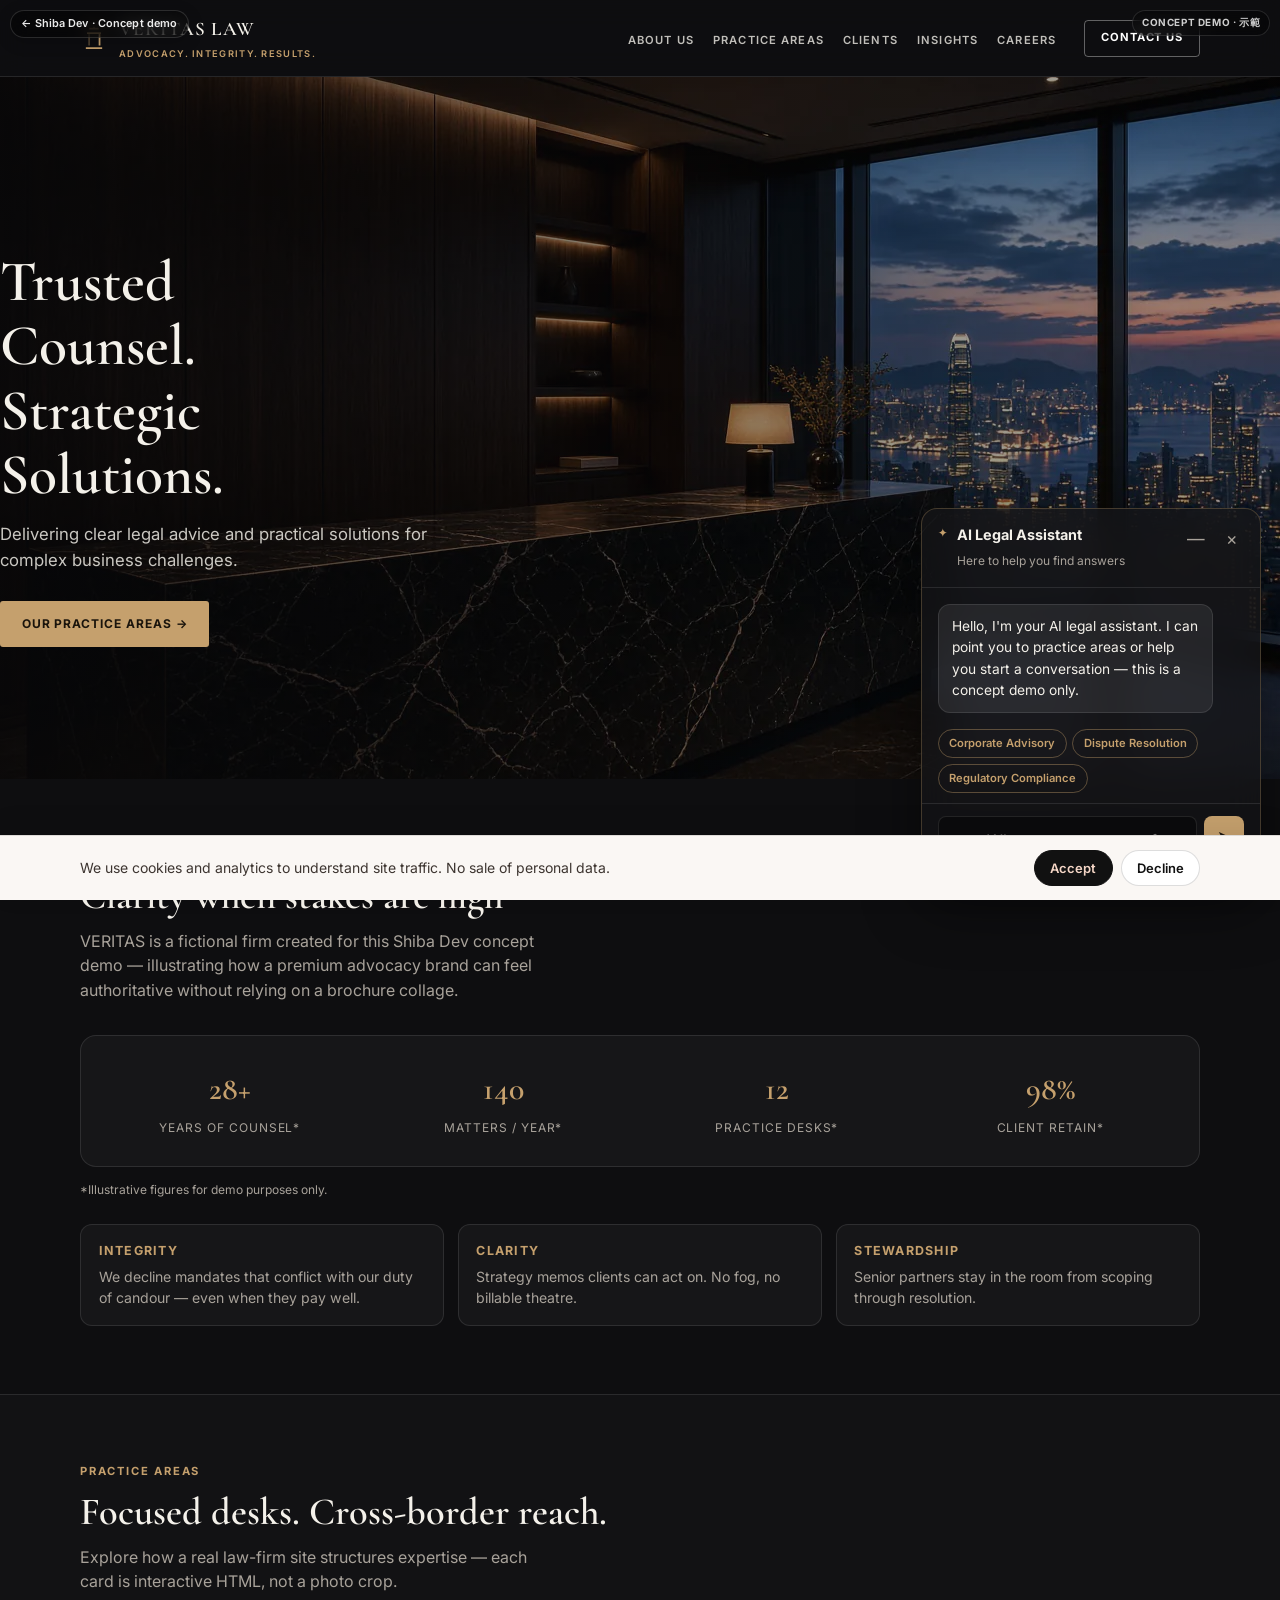
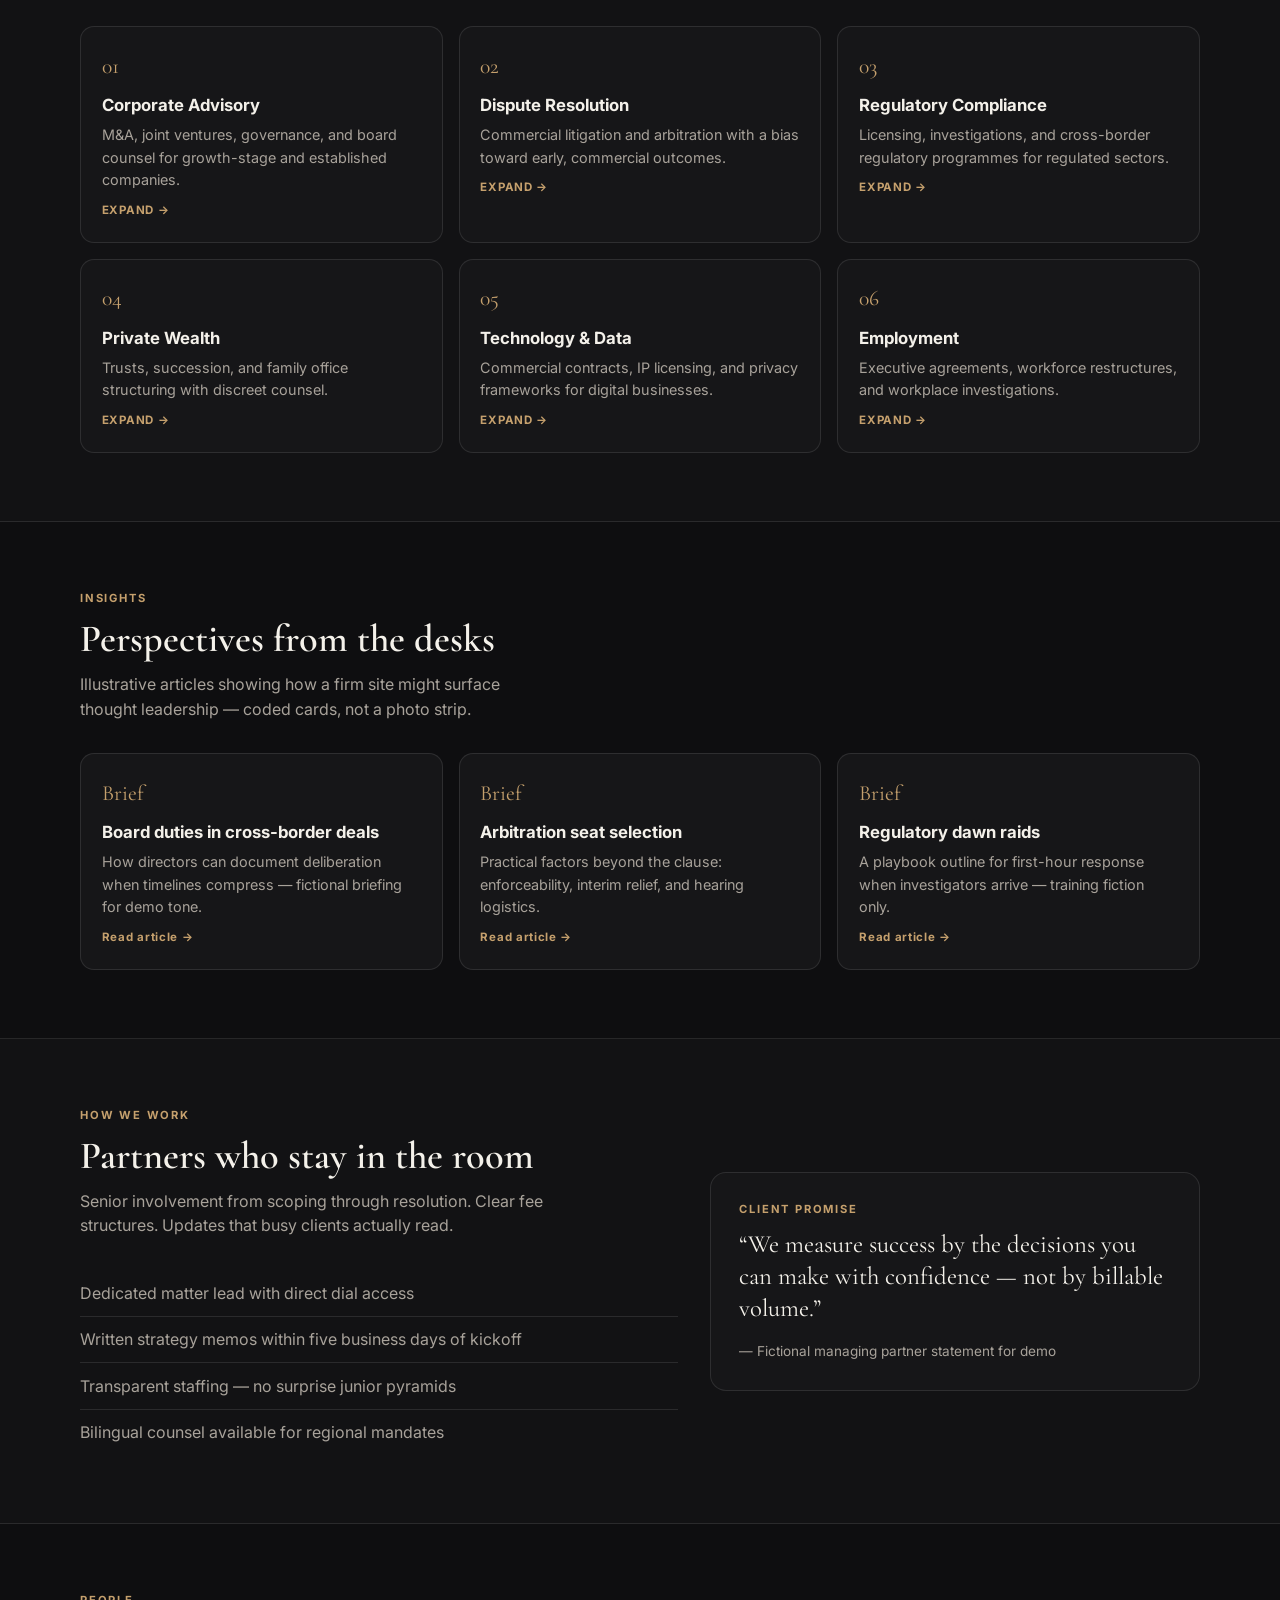
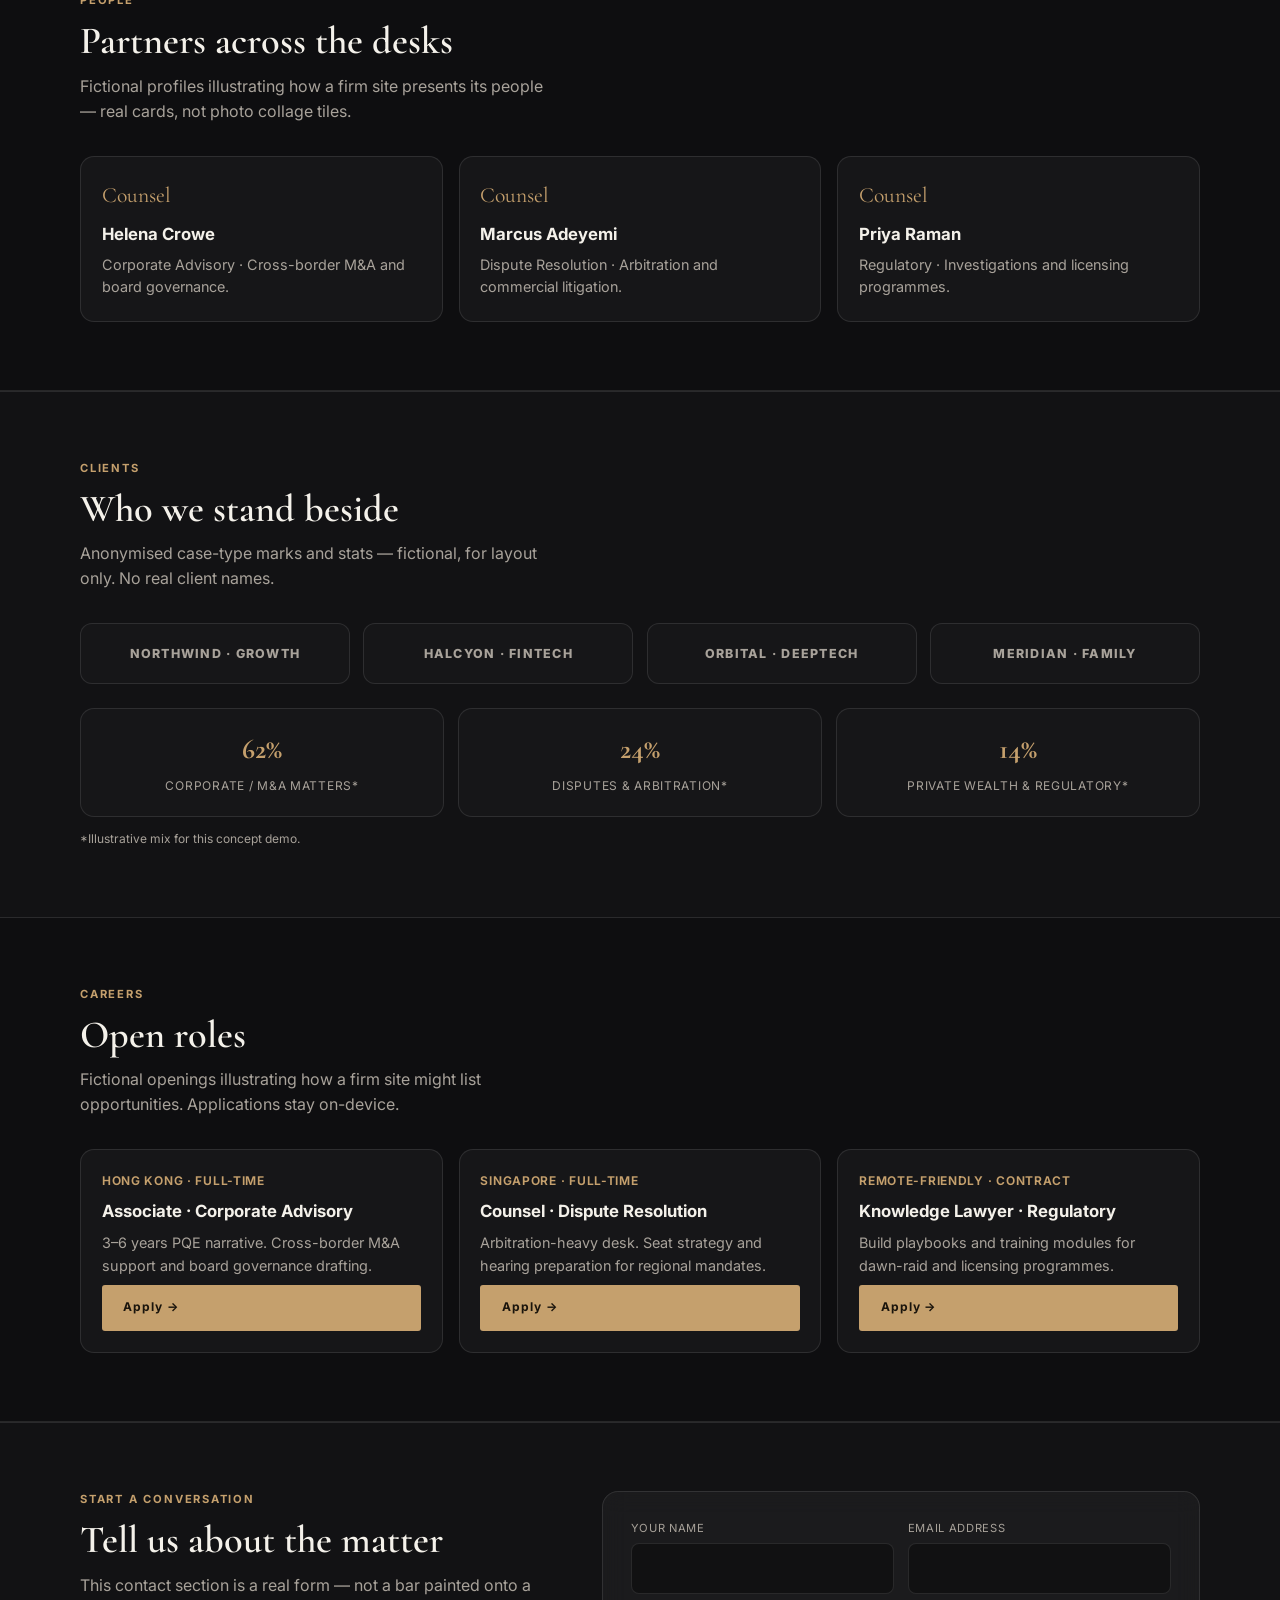
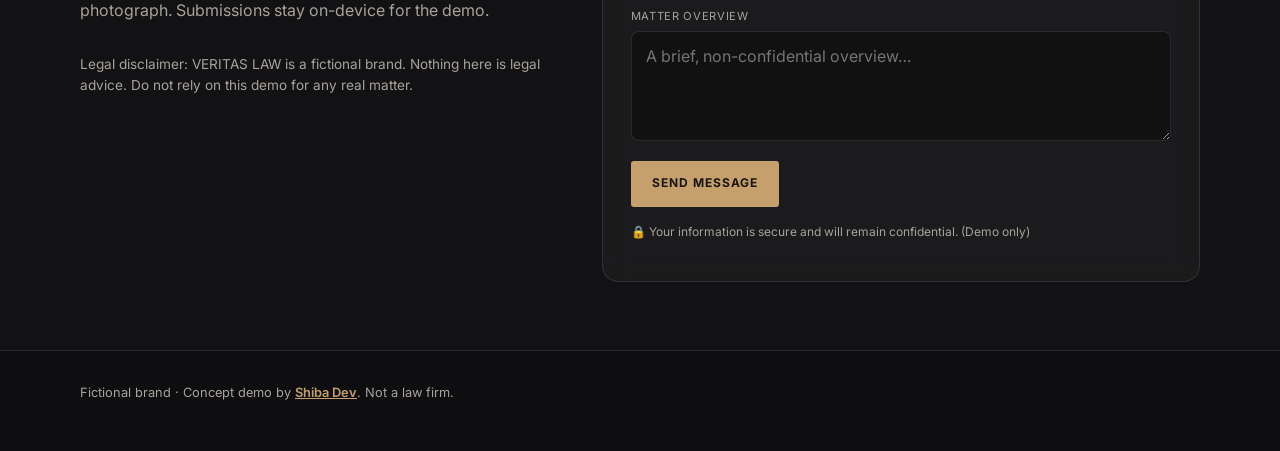
<file: demos/veritas/index.html>
<!DOCTYPE html>
<html lang="en">
<head>
  <meta charset="utf-8" />
  <meta name="viewport" content="width=device-width, initial-scale=1" />
  <title>VERITAS LAW — Trusted Counsel</title>
  <meta name="description" content="VERITAS LAW fictional firm concept demo by Shiba Dev." />
  <meta name="robots" content="noindex,follow" />
  <meta name="theme-color" content="#0E0E10" />
  <link rel="icon" href="/assets/shiba-favicon.webp" type="image/webp" />
  <link rel="alternate icon" href="/assets/shiba-favicon.png" type="image/png" />
  <link rel="preconnect" href="https://fonts.googleapis.com" />
  <link rel="preconnect" href="https://fonts.gstatic.com" crossorigin />
  <link href="https://fonts.googleapis.com/css2?family=Cormorant+Garamond:wght@500;600;700&family=Inter:wght@400;500;600;700&display=swap" rel="stylesheet" />
  <link rel="stylesheet" href="/demos/shared/demo.css?v=polish3" />
  <style>
    :root {
      --bg: #0E0E10; --surface: #161618; --ink: #F4F1EA; --muted: #A8A29A;
      --gold: #C5A06D; --gold-soft: rgba(197,160,109,0.16); --line: rgba(255,255,255,0.1);
      --serif: "Cormorant Garamond", Georgia, serif; --sans: Inter, system-ui, sans-serif;
    }
    body { font-family: var(--sans); background: var(--bg); color: var(--ink); line-height: 1.55; }
    .wrap { width: min(1120px, 100% - 2.5rem); margin-inline: auto; }
    .vx-nav {
      position: sticky; top: 0; z-index: 100;
      background: rgba(14,14,16,0.88); backdrop-filter: blur(14px);
      border-bottom: 1px solid var(--line);
    }
    .vx-nav-inner { display: flex; align-items: center; gap: 1.25rem; padding: 0.95rem 0; }
    .vx-logo { display: flex; align-items: center; gap: 0.7rem; text-decoration: none; }
    .vx-logo svg { width: 28px; height: 28px; color: var(--gold); }
    .vx-logo .name { font-family: var(--serif); font-size: 1.2rem; font-weight: 600; letter-spacing: 0.06em; }
    .vx-logo .tag { display: block; font-size: 0.58rem; letter-spacing: 0.14em; color: var(--gold); font-weight: 600; margin-top: 0.1rem; }
    .vx-links { display: flex; gap: 1.2rem; list-style: none; margin: 0 0 0 auto; padding: 0; }
    .vx-links a { text-decoration: none; font-size: 0.7rem; font-weight: 600; letter-spacing: 0.1em; color: rgba(244,241,234,0.78); }
    .vx-links a:hover { color: #fff; }
    .vx-contact {
      display: inline-flex; padding: 0.55rem 1rem; border: 1px solid rgba(255,255,255,0.35);
      border-radius: 4px; font-size: 0.7rem; font-weight: 700; letter-spacing: 0.08em;
      text-decoration: none; color: #fff; margin-left: 0.5rem;
    }
    .vx-contact:hover { border-color: var(--gold); color: var(--gold); }
    .vx-menu { display: none; background: transparent; border: 1px solid var(--line); color: #fff; width: 40px; height: 40px; border-radius: 8px; cursor: pointer; }

    .vx-hero {
      position: relative; min-height: min(78vh, 720px);
      display: flex; align-items: flex-end;
      background: #1a1512 center/cover no-repeat;
      background-image: linear-gradient(90deg, rgba(8,8,10,0.82) 0%, rgba(8,8,10,0.45) 55%, rgba(8,8,10,0.35) 100%),
        image-set(url("/assets/photos/veritas-lobby.webp") type("image/webp"), url("/assets/photos/veritas-lobby.jpg") type("image/jpeg"));
    }
    .vx-hero-inner { padding: 5rem 0 4rem; width: 100%; }
    .vx-hero h1 {
      margin: 0 0 0.85rem; font-family: var(--serif);
      font-size: clamp(2.4rem, 5vw, 3.6rem); font-weight: 600; line-height: 1.12; max-width: 14ch;
    }
    .vx-hero .lede { margin: 0 0 1.75rem; color: rgba(244,241,234,0.82); max-width: 42ch; font-size: 1.05rem; }
    .btn-gold {
      display: inline-flex; align-items: center; gap: 0.4rem;
      padding: 0.85rem 1.35rem; background: var(--gold); color: #1A140C;
      font-size: 0.75rem; font-weight: 700; letter-spacing: 0.08em; text-decoration: none;
      border: none; cursor: pointer; border-radius: 3px;
      transition: filter 0.2s, transform 0.2s;
    }
    .btn-gold:hover { filter: brightness(1.06); transform: translateY(-1px); }

    section { padding: 4.25rem 0; }
    .eyebrow { margin: 0 0 0.6rem; font-size: 0.7rem; font-weight: 700; letter-spacing: 0.16em; color: var(--gold); text-transform: uppercase; }
    .sec-h {
      margin: 0 0 0.65rem; font-family: var(--serif);
      font-size: clamp(1.8rem, 3vw, 2.4rem); font-weight: 600; line-height: 1.15;
    }
    .sec-p { margin: 0 0 2rem; color: var(--muted); max-width: 48ch; }

    .practice-grid { display: grid; grid-template-columns: repeat(3, 1fr); gap: 1rem; }
    .prac {
      background: var(--surface); border: 1px solid var(--line); border-radius: 14px;
      padding: 1.4rem 1.3rem; transition: border-color 0.2s, transform 0.2s;
    }
    .prac:hover { border-color: rgba(197,160,109,0.45); transform: translateY(-2px); }
    .prac .num { font-family: var(--serif); color: var(--gold); font-size: 1.35rem; margin-bottom: 0.55rem; }
    .prac h3 { margin: 0 0 0.4rem; font-size: 1.05rem; }
    .prac p { margin: 0; color: var(--muted); font-size: 0.9rem; }

    .stats {
      display: grid; grid-template-columns: repeat(4, 1fr); gap: 1rem;
      background: var(--surface); border: 1px solid var(--line); border-radius: 16px;
      padding: 1.75rem 1.25rem; text-align: center;
    }
    .stats strong { display: block; font-family: var(--serif); font-size: 2rem; color: var(--gold); font-weight: 600; }
    .stats span { font-size: 0.75rem; letter-spacing: 0.08em; text-transform: uppercase; color: var(--muted); }

    #contact { background: #121214; border-top: 1px solid var(--line); }
    .contact-grid { display: grid; grid-template-columns: 0.9fr 1.1fr; gap: 2rem; align-items: start; }
    .contact-card {
      background: rgba(255,255,255,0.04); border: 1px solid var(--line);
      border-radius: 16px; padding: 1.75rem; backdrop-filter: blur(12px);
    }
    .field { margin-bottom: 0.85rem; }
    .field label { display: block; font-size: 0.7rem; letter-spacing: 0.06em; text-transform: uppercase; color: var(--muted); margin-bottom: 0.35rem; }
    .field input, .field textarea, .field select {
      width: 100%; padding: 0.75rem 0.9rem; border-radius: 8px;
      border: 1px solid var(--line); background: rgba(0,0,0,0.35); color: #fff;
    }
    .field input:focus, .field textarea:focus, .field select:focus {
      outline: none; border-color: var(--gold); box-shadow: 0 0 0 3px var(--gold-soft);
    }
    .field textarea { min-height: 110px; resize: vertical; }
    .form-row { display: grid; grid-template-columns: 1fr 1fr; gap: 0.85rem; }
    .form-error { color: #F97066; font-size: 0.85rem; }
    .form-success { display: none; text-align: center; padding: 2rem 1rem; }
    form.is-done .form-fields { display: none; }
    form.is-done .form-success { display: block; }
    .form-success h3 { font-family: var(--serif); font-size: 1.6rem; margin: 0 0 0.5rem; }
    .secure { margin-top: 1rem; font-size: 0.75rem; color: var(--muted); display: flex; gap: 0.4rem; align-items: center; }

    .vx-footer { padding: 2rem 0 3rem; border-top: 1px solid var(--line); color: var(--muted); font-size: 0.8rem; }
    .vx-footer a { color: var(--gold); font-weight: 600; }

    /* AI chat */
    .vx-ai {
      position: fixed; right: 1.2rem; bottom: 1.2rem; z-index: 200;
      width: min(340px, calc(100vw - 1.5rem));
      background: rgba(22,22,24,0.72); backdrop-filter: blur(18px);
      border: 1px solid rgba(197,160,109,0.28); border-radius: 16px;
      box-shadow: 0 24px 60px rgba(0,0,0,0.45); overflow: hidden;
      max-height: min(520px, calc(100vh - 5rem)); display: flex; flex-direction: column;
    }
    .vx-ai.is-collapsed .vx-ai-body, .vx-ai.is-collapsed .vx-ai-intents, .vx-ai.is-collapsed .vx-ai-form { display: none; }
    .vx-ai.is-hidden { display: none; }
    .vx-ai-head { display: flex; align-items: flex-start; gap: 0.55rem; padding: 0.95rem 1rem; border-bottom: 1px solid var(--line); }
    .vx-ai-head .spark { color: var(--gold); }
    .vx-ai-head strong { display: block; font-size: 0.9rem; }
    .vx-ai-head span { font-size: 0.75rem; color: var(--muted); }
    .vx-ai-head .spacer { margin-left: auto; }
    .vx-ai-head button { background: transparent; border: none; color: var(--muted); cursor: pointer; font-size: 1.1rem; }
    .vx-ai-body { padding: 1rem; overflow-y: auto; min-height: 140px; max-height: 220px; display: flex; flex-direction: column; gap: 0.5rem; }
    .bubble { max-width: 90%; padding: 0.7rem 0.85rem; border-radius: 12px; font-size: 0.86rem; }
    .bubble-bot { align-self: flex-start; background: rgba(255,255,255,0.08); border: 1px solid var(--line); }
    .bubble-user { align-self: flex-end; background: var(--gold-soft); border: 1px solid rgba(197,160,109,0.35); color: #F8EBD7; }
    .bubble-typing { align-self: flex-start; background: rgba(255,255,255,0.08); color: var(--muted); }
    .vx-ai-intents { display: flex; flex-wrap: wrap; gap: 0.35rem; padding: 0 1rem 0.65rem; }
    .vx-ai-intents button {
      border: 1px solid rgba(197,160,109,0.4); background: transparent; color: var(--gold);
      border-radius: 999px; padding: 0.3rem 0.65rem; font-size: 0.7rem; font-weight: 600; cursor: pointer;
    }
    .vx-ai-intents button:hover { background: var(--gold-soft); }
    .vx-ai-form { display: flex; gap: 0.4rem; padding: 0.75rem 1rem 1rem; border-top: 1px solid var(--line); }
    .vx-ai-form input {
      flex: 1; border: 1px solid var(--line); border-radius: 8px; padding: 0.65rem 0.8rem;
      background: rgba(0,0,0,0.35); color: #fff;
    }
    .vx-ai-form button {
      width: 40px; height: 40px; border: none; border-radius: 8px; background: var(--gold); color: #1A140C; cursor: pointer;
    }

    @media (max-width: 960px) {
      #approach .wrap { grid-template-columns: 1fr !important; }
      .practice-grid { grid-template-columns: 1fr 1fr; }
      .stats { grid-template-columns: 1fr 1fr; }
      .contact-grid { grid-template-columns: 1fr; }
      .vx-links { display: none; }
      .vx-links.is-open {
        display: flex; flex-direction: column; position: absolute; top: 100%; left: 0; right: 0;
        background: #121214; padding: 1rem 1.25rem; border-bottom: 1px solid var(--line); gap: 0.75rem;
      }
      .vx-menu { display: inline-grid; place-items: center; margin-left: auto; }
      .vx-contact { display: none; }
      .form-row { grid-template-columns: 1fr; }
    }

    .prac.is-expandable { cursor: pointer; }
    .prac .prac-more {
      display: none; margin-top: 0.75rem; padding-top: 0.75rem;
      border-top: 1px solid var(--line); color: var(--muted); font-size: 0.88rem;
    }
    .prac.is-open .prac-more { display: block; }
    .prac .prac-toggle {
      margin-top: 0.65rem; font-size: 0.72rem; font-weight: 700; letter-spacing: 0.06em;
      color: var(--gold); text-transform: uppercase;
    }
    .client-grid { display: grid; grid-template-columns: repeat(4, 1fr); gap: 0.85rem; margin-bottom: 1.5rem; }
    .client-logo {
      background: var(--surface); border: 1px solid var(--line); border-radius: 12px;
      padding: 1.25rem 1rem; text-align: center; font-weight: 800; letter-spacing: 0.1em;
      font-size: 0.78rem; color: var(--muted);
    }
    .client-stats { display: grid; grid-template-columns: repeat(3, 1fr); gap: 0.85rem; }
    .client-stat {
      background: var(--surface); border: 1px solid var(--line); border-radius: 14px; padding: 1.2rem;
      text-align: center;
    }
    .client-stat strong { display: block; font-family: var(--serif); font-size: 1.75rem; color: var(--gold); }
    .client-stat span { font-size: 0.75rem; color: var(--muted); letter-spacing: 0.06em; text-transform: uppercase; }
    .insight-card { cursor: pointer; }
    .insight-card .hint { margin-top: 0.65rem; font-size: 0.72rem; font-weight: 700; color: var(--gold); letter-spacing: 0.06em; }
    .role-card {
      background: var(--surface); border: 1px solid var(--line); border-radius: 14px;
      padding: 1.35rem 1.3rem; display: flex; flex-direction: column; gap: 0.5rem;
    }
    .role-card h3 { margin: 0; font-size: 1.05rem; }
    .role-card .meta { font-size: 0.75rem; color: var(--gold); font-weight: 650; letter-spacing: 0.06em; }
    .role-card p { margin: 0; color: var(--muted); font-size: 0.9rem; flex: 1; }
    .values-row { display: grid; grid-template-columns: repeat(3, 1fr); gap: 0.85rem; margin-top: 1.5rem; }
    .value-pill {
      background: var(--surface); border: 1px solid var(--line); border-radius: 12px; padding: 1rem 1.1rem;
    }
    .value-pill strong { display: block; color: var(--gold); font-size: 0.78rem; letter-spacing: 0.1em; margin-bottom: 0.35rem; }
    .value-pill p { margin: 0; color: var(--muted); font-size: 0.88rem; }
    #about, #practice, #clients, #insights, #careers, #contact { scroll-margin-top: 5.5rem; }
    @media (max-width: 960px) {
      .client-grid, .client-stats, .values-row { grid-template-columns: 1fr 1fr; }
    }
    @media (max-width: 640px) {
      .client-grid, .client-stats, .values-row { grid-template-columns: 1fr; }
    }
    @media (max-width: 640px) {
      .practice-grid, .stats { grid-template-columns: 1fr; }
    }
  
    /* --- mobile polish --- */
    html, body { overflow-x: hidden; max-width: 100%; }
    img { max-width: 100%; height: auto; }
    input, select, textarea { width: 100%; max-width: 100%; box-sizing: border-box; }
    @media (max-width: 768px) {
      [data-nav-toggle], .lm-nav-toggle, .vx-menu, .au-menu, .lu-menu, .nx-menu, #sidebar-toggle, .mobile-bar {
        min-width: 44px; min-height: 44px;
      }
      [data-nav-links] a, .lm-nav-links a, .vx-links a, .au-links a, .lu-links a, .nx-links a {
        display: flex; align-items: center; min-height: 44px; padding: 0.55rem 0.25rem;
      }
      .form-row { grid-template-columns: 1fr !important; }
    }
    @media (max-width: 640px) {
      #demo-chat, .lm-chat, .vx-ai, .au-concierge, .ai-rep, .helper {
        left: 0.5rem; right: 0.5rem; bottom: max(0.5rem, env(safe-area-inset-bottom));
        width: auto; max-width: none;
        max-height: min(68vh, 520px);
      }
      .lm-chat-body, .vx-ai-body, .au-chat-body, .ai-body, .h-body {
        max-height: min(36vh, 220px);
      }
      .au-lightbox { padding: 0.75rem; }
      .au-lightbox button, .demo-modal-close {
        width: 44px; height: 44px;
      }
      .au-lightbox img { max-height: 75vh; width: 100%; object-fit: contain; }
    }
    @media (max-width: 480px) {
      .wrap { width: min(1120px, 100% - 1.25rem) !important; }
      section { padding-block: clamp(2rem, 8vw, 3rem); }
    }

  </style>
</head>
<body>
  <a class="skip-link" href="#main">Skip to content</a>
  <a class="shiba-escape" href="/">← Shiba Dev · Concept demo</a>
  <span class="demo-concept-tag">Concept demo · 示範</span>

  <header class="vx-nav">
    <div class="wrap vx-nav-inner">
      <a class="vx-logo" href="#top" id="top">
        <svg viewBox="0 0 24 24" fill="currentColor" aria-hidden="true"><path d="M5 20h14v1.5H5V20zm1.5-1.5h11V8.5H18V7H6v1.5h1.5V18.5zM8 8.5h8V18.5H8V8.5zm3.2-5.2L12 2l.8 1.3H16v1.4H8V3.3h3.2z"/></svg>
        <span><span class="name">VERITAS LAW</span><span class="tag">ADVOCACY. INTEGRITY. RESULTS.</span></span>
      </a>
      <button class="vx-menu" type="button" data-nav-toggle aria-label="Menu">☰</button>
      <ul class="vx-links" data-nav-links>
        <li><a href="#about">ABOUT US</a></li>
        <li><a href="#practice">PRACTICE AREAS</a></li>
        <li><a href="#clients">CLIENTS</a></li>
        <li><a href="#insights">INSIGHTS</a></li>
        <li><a href="#careers">CAREERS</a></li>
      </ul>
      <a class="vx-contact" href="#contact">CONTACT US</a>
    </div>
  </header>

  <main id="main">
    <section class="vx-hero">
      <div class="wrap vx-hero-inner">
        <h1>Trusted Counsel. Strategic Solutions.</h1>
        <p class="lede">Delivering clear legal advice and practical solutions for complex business challenges.</p>
        <a class="btn-gold" href="#practice">OUR PRACTICE AREAS →</a>
      </div>
    </section>

    <section id="about">
      <div class="wrap">
        <p class="eyebrow">THE FIRM</p>
        <h2 class="sec-h">Clarity when stakes are high</h2>
        <p class="sec-p">VERITAS is a fictional firm created for this Shiba Dev concept demo — illustrating how a premium advocacy brand can feel authoritative without relying on a brochure collage.</p>
        <div class="stats">
          <div><strong>28+</strong><span>Years of counsel*</span></div>
          <div><strong>140</strong><span>Matters / year*</span></div>
          <div><strong>12</strong><span>Practice desks*</span></div>
          <div><strong>98%</strong><span>Client retain*</span></div>
        </div>
        <p style="margin:0.85rem 0 0;font-size:0.75rem;color:var(--muted)">*Illustrative figures for demo purposes only.</p>
        <div class="values-row">
          <div class="value-pill"><strong>INTEGRITY</strong><p>We decline mandates that conflict with our duty of candour — even when they pay well.</p></div>
          <div class="value-pill"><strong>CLARITY</strong><p>Strategy memos clients can act on. No fog, no billable theatre.</p></div>
          <div class="value-pill"><strong>STEWARDSHIP</strong><p>Senior partners stay in the room from scoping through resolution.</p></div>
        </div>
      </div>
    </section>

    <section id="practice" style="background:#121214;border-top:1px solid var(--line);border-bottom:1px solid var(--line)">
      <div class="wrap">
        <p class="eyebrow">PRACTICE AREAS</p>
        <h2 class="sec-h">Focused desks. Cross-border reach.</h2>
        <p class="sec-p">Explore how a real law-firm site structures expertise — each card is interactive HTML, not a photo crop.</p>
        <div class="practice-grid">
          <article class="prac is-expandable" tabindex="0" role="button">
            <div class="num">01</div><h3>Corporate Advisory</h3>
            <p>M&amp;A, joint ventures, governance, and board counsel for growth-stage and established companies.</p>
            <div class="prac-toggle">Expand →</div>
            <div class="prac-more">Typical matters: share purchases, JV term sheets, shareholder agreements, and board governance refreshes. Cross-border desks coordinate with local counsel where needed — fictional desk for this demo.</div>
          </article>
          <article class="prac is-expandable" tabindex="0" role="button">
            <div class="num">02</div><h3>Dispute Resolution</h3>
            <p>Commercial litigation and arbitration with a bias toward early, commercial outcomes.</p>
            <div class="prac-toggle">Expand →</div>
            <div class="prac-more">We emphasise early case assessment, settlement windows, and hearing readiness. Seat selection and interim relief are planned at intake — illustrative only.</div>
          </article>
          <article class="prac is-expandable" tabindex="0" role="button">
            <div class="num">03</div><h3>Regulatory Compliance</h3>
            <p>Licensing, investigations, and cross-border regulatory programmes for regulated sectors.</p>
            <div class="prac-toggle">Expand →</div>
            <div class="prac-more">Dawn-raid playbooks, licensing applications, and ongoing compliance programmes for financial and tech-adjacent clients — training fiction only.</div>
          </article>
          <article class="prac is-expandable" tabindex="0" role="button">
            <div class="num">04</div><h3>Private Wealth</h3>
            <p>Trusts, succession, and family office structuring with discreet counsel.</p>
            <div class="prac-toggle">Expand →</div>
            <div class="prac-more">Succession maps, trust reviews, and family governance charters handled with tight information walls — fictional practice narrative.</div>
          </article>
          <article class="prac is-expandable" tabindex="0" role="button">
            <div class="num">05</div><h3>Technology &amp; Data</h3>
            <p>Commercial contracts, IP licensing, and privacy frameworks for digital businesses.</p>
            <div class="prac-toggle">Expand →</div>
            <div class="prac-more">SaaS MSAs, data processing addenda, and IP licensing for product companies scaling across borders.</div>
          </article>
          <article class="prac is-expandable" tabindex="0" role="button">
            <div class="num">06</div><h3>Employment</h3>
            <p>Executive agreements, workforce restructures, and workplace investigations.</p>
            <div class="prac-toggle">Expand →</div>
            <div class="prac-more">C-suite contracts, restructuring programmes, and confidential workplace investigations with clear reporting lines.</div>
          </article>
        </div>
      </div>
    </section>

    
    <section id="insights" style="border-bottom:1px solid var(--line)">
      <div class="wrap">
        <p class="eyebrow">INSIGHTS</p>
        <h2 class="sec-h">Perspectives from the desks</h2>
        <p class="sec-p">Illustrative articles showing how a firm site might surface thought leadership — coded cards, not a photo strip.</p>
        <div class="practice-grid">
          <article class="prac insight-card" tabindex="0" role="button" data-insight="board">
            <div class="num">Brief</div>
            <h3>Board duties in cross-border deals</h3>
            <p>How directors can document deliberation when timelines compress — fictional briefing for demo tone.</p>
            <div class="hint">Read article →</div>
          </article>
          <article class="prac insight-card" tabindex="0" role="button" data-insight="seat">
            <div class="num">Brief</div>
            <h3>Arbitration seat selection</h3>
            <p>Practical factors beyond the clause: enforceability, interim relief, and hearing logistics.</p>
            <div class="hint">Read article →</div>
          </article>
          <article class="prac insight-card" tabindex="0" role="button" data-insight="raid">
            <div class="num">Brief</div>
            <h3>Regulatory dawn raids</h3>
            <p>A playbook outline for first-hour response when investigators arrive — training fiction only.</p>
            <div class="hint">Read article →</div>
          </article>
        </div>
      </div>
    </section>

    <section id="approach" style="background:#121214;border-bottom:1px solid var(--line)">
      <div class="wrap" style="display:grid;grid-template-columns:1.1fr 0.9fr;gap:2rem;align-items:center">
        <div>
          <p class="eyebrow">HOW WE WORK</p>
          <h2 class="sec-h">Partners who stay in the room</h2>
          <p class="sec-p">Senior involvement from scoping through resolution. Clear fee structures. Updates that busy clients actually read.</p>
          <ul style="margin:0;padding:0;list-style:none;color:var(--muted)">
            <li style="padding:0.65rem 0;border-bottom:1px solid var(--line)">Dedicated matter lead with direct dial access</li>
            <li style="padding:0.65rem 0;border-bottom:1px solid var(--line)">Written strategy memos within five business days of kickoff</li>
            <li style="padding:0.65rem 0;border-bottom:1px solid var(--line)">Transparent staffing — no surprise junior pyramids</li>
            <li style="padding:0.65rem 0">Bilingual counsel available for regional mandates</li>
          </ul>
        </div>
        <div style="background:var(--surface);border:1px solid var(--line);border-radius:16px;padding:1.75rem">
          <p class="eyebrow">CLIENT PROMISE</p>
          <p style="font-family:var(--serif);font-size:1.55rem;line-height:1.3;margin:0 0 1rem">“We measure success by the decisions you can make with confidence — not by billable volume.”</p>
          <p style="margin:0;color:var(--muted);font-size:0.85rem">— Fictional managing partner statement for demo</p>
        </div>
      </div>
    </section>

    
    <section id="people" style="border-bottom:1px solid var(--line)">
      <div class="wrap">
        <p class="eyebrow">PEOPLE</p>
        <h2 class="sec-h">Partners across the desks</h2>
        <p class="sec-p">Fictional profiles illustrating how a firm site presents its people — real cards, not photo collage tiles.</p>
        <div class="practice-grid">
          <article class="prac"><div class="num">Counsel</div><h3>Helena Crowe</h3><p>Corporate Advisory · Cross-border M&amp;A and board governance.</p></article>
          <article class="prac"><div class="num">Counsel</div><h3>Marcus Adeyemi</h3><p>Dispute Resolution · Arbitration and commercial litigation.</p></article>
          <article class="prac"><div class="num">Counsel</div><h3>Priya Raman</h3><p>Regulatory · Investigations and licensing programmes.</p></article>
        </div>
      </div>
    </section>


    <section id="clients" style="background:#121214;border-top:1px solid var(--line);border-bottom:1px solid var(--line)">
      <div class="wrap">
        <p class="eyebrow">CLIENTS</p>
        <h2 class="sec-h">Who we stand beside</h2>
        <p class="sec-p">Anonymised case-type marks and stats — fictional, for layout only. No real client names.</p>
        <div class="client-grid">
          <div class="client-logo">NORTHWIND · GROWTH</div>
          <div class="client-logo">HALCYON · FINTECH</div>
          <div class="client-logo">ORBITAL · DEEPTECH</div>
          <div class="client-logo">MERIDIAN · FAMILY</div>
        </div>
        <div class="client-stats">
          <div class="client-stat"><strong>62%</strong><span>Corporate / M&amp;A matters*</span></div>
          <div class="client-stat"><strong>24%</strong><span>Disputes &amp; arbitration*</span></div>
          <div class="client-stat"><strong>14%</strong><span>Private wealth &amp; regulatory*</span></div>
        </div>
        <p style="margin:0.85rem 0 0;font-size:0.75rem;color:var(--muted)">*Illustrative mix for this concept demo.</p>
      </div>
    </section>

    <section id="careers" style="border-bottom:1px solid var(--line)">
      <div class="wrap">
        <p class="eyebrow">CAREERS</p>
        <h2 class="sec-h">Open roles</h2>
        <p class="sec-p">Fictional openings illustrating how a firm site might list opportunities. Applications stay on-device.</p>
        <div class="practice-grid">
          <article class="role-card">
            <div class="meta">HONG KONG · FULL-TIME</div>
            <h3>Associate · Corporate Advisory</h3>
            <p>3–6 years PQE narrative. Cross-border M&amp;A support and board governance drafting.</p>
            <button class="btn-gold" type="button" data-apply="Corporate Associate">Apply →</button>
          </article>
          <article class="role-card">
            <div class="meta">SINGAPORE · FULL-TIME</div>
            <h3>Counsel · Dispute Resolution</h3>
            <p>Arbitration-heavy desk. Seat strategy and hearing preparation for regional mandates.</p>
            <button class="btn-gold" type="button" data-apply="DR Counsel">Apply →</button>
          </article>
          <article class="role-card">
            <div class="meta">REMOTE-FRIENDLY · CONTRACT</div>
            <h3>Knowledge Lawyer · Regulatory</h3>
            <p>Build playbooks and training modules for dawn-raid and licensing programmes.</p>
            <button class="btn-gold" type="button" data-apply="Knowledge Lawyer">Apply →</button>
          </article>
        </div>
      </div>
    </section>

    <section id="contact">
      <div class="wrap contact-grid">
        <div>
          <p class="eyebrow">START A CONVERSATION</p>
          <h2 class="sec-h">Tell us about the matter</h2>
          <p class="sec-p">This contact section is a real form — not a bar painted onto a photograph. Submissions stay on-device for the demo.</p>
          <p style="color:var(--muted);font-size:0.85rem;line-height:1.55">Legal disclaimer: VERITAS LAW is a fictional brand. Nothing here is legal advice. Do not rely on this demo for any real matter.</p>
        </div>
        <form class="contact-card" id="veritas-contact" novalidate>
          <div class="form-fields">
            <div class="form-row">
              <div class="field"><label for="vx-name">Your name</label><input id="vx-name" name="name" required autocomplete="name" /></div>
              <div class="field"><label for="vx-email">Email address</label><input id="vx-email" name="email" type="email" required autocomplete="email" /></div>
            </div>
            <div class="field"><label for="vx-matter">Matter overview</label><textarea id="vx-matter" name="matter" placeholder="A brief, non-confidential overview…"></textarea></div>
            <p class="form-error" data-form-error hidden></p>
            <button class="btn-gold" type="submit">SEND MESSAGE</button>
            <p class="secure">🔒 Your information is secure and will remain confidential. (Demo only)</p>
          </div>
          <div class="form-success" data-form-success>
            <h3>Message noted</h3>
            <p style="color:var(--muted)">Thanks — this concept demo confirms locally. A real firm would acknowledge by secure email.</p>
            <button type="button" class="btn-gold" data-form-again style="margin-top:1rem">Send another</button>
          </div>
        </form>
      </div>
    </section>
  </main>

  <footer class="vx-footer"><div class="wrap">Fictional brand · Concept demo by <a href="/">Shiba Dev</a>. Not a law firm.</div></footer>

  <aside class="vx-ai" id="demo-chat" aria-label="AI Legal Assistant">
    <div class="vx-ai-head">
      <span class="spark" aria-hidden="true">✦</span>
      <div><strong>AI Legal Assistant</strong><span>Here to help you find answers</span></div>
      <span class="spacer"></span>
      <button type="button" data-chat-toggle title="Minimise">—</button>
      <button type="button" data-chat-close title="Close">×</button>
    </div>
    <div class="vx-ai-body" data-chat-body></div>
    <div class="vx-ai-intents" data-chat-intents></div>
    <form class="vx-ai-form" data-chat-form>
      <input data-chat-input type="text" placeholder="e.g., What are your areas of practice?" aria-label="Ask a question" autocomplete="off" />
      <button type="submit" aria-label="Send">➤</button>
    </form>
  </aside>

  <script src="/demos/shared/demo.js?v=polish3"></script>
  <script>
    (function () {
      var t = document.querySelector("[data-nav-toggle]");
      var l = document.querySelector("[data-nav-links]");
      if (t && l) {
        t.addEventListener("click", function () { l.classList.toggle("is-open"); });
        l.querySelectorAll("a").forEach(function (a) { a.addEventListener("click", function () { l.classList.remove("is-open"); }); });
      }
      ShibaDemo.initChat({
        id: "demo-chat",
        greet: "Hello, I'm your AI legal assistant. I can point you to practice areas or help you start a conversation — this is a concept demo only.",
        intents: [
          { label: "Corporate Advisory", reply: "Our Corporate Advisory desk covers M&A, joint ventures, and board counsel. Use Contact to share a non-confidential overview." },
          { label: "Dispute Resolution", reply: "Dispute Resolution focuses on commercial litigation and arbitration with early commercial outcomes in mind." },
          { label: "Regulatory Compliance", reply: "Regulatory Compliance supports licensing, investigations, and cross-border programmes for regulated sectors." }
        ],
        replies: {
          practice: "We highlight Corporate Advisory, Dispute Resolution, Regulatory Compliance, Private Wealth, Technology & Data, and Employment.",
          contact: "Scroll to Start a Conversation and send a non-confidential overview — demo submissions stay on your device.",
          advice: "This assistant cannot give legal advice. For a real matter, consult a licensed solicitor."
        },
        defaultReply: "Thanks — this is a concept demo. A real assistant would continue securely from here."
      });
      ShibaDemo.bindForm("veritas-contact", {
        required: ["name", "email"],
        emailField: "email",
        toastMsg: "Message noted (demo)"
      });

      document.querySelectorAll(".prac.is-expandable").forEach(function (el) {
        function toggle() {
          el.classList.toggle("is-open");
          var tgl = el.querySelector(".prac-toggle");
          if (tgl) tgl.textContent = el.classList.contains("is-open") ? "Collapse ←" : "Expand →";
        }
        el.addEventListener("click", toggle);
        el.addEventListener("keydown", function (e) {
          if (e.key === "Enter" || e.key === " ") { e.preventDefault(); toggle(); }
        });
      });

      var articles = {
        board: {
          title: "Board duties in cross-border deals",
          html: "<p>When timelines compress, directors still need a record of deliberation. This fictional briefing outlines a five-point checklist: conflict disclosures, information packages, dissenting minutes, advisor notes, and post-close ratification.</p><p>Nothing here is legal advice — VERITAS is a concept demo brand only.</p>"
        },
        seat: {
          title: "Arbitration seat selection",
          html: "<p>Beyond the clause: enforceability of awards, availability of interim relief, hearing venues, and language of proceedings. We sketch a fictional comparison grid for Hong Kong, Singapore, and London seats.</p><p>Use Contact for a non-confidential overview if this were a real firm.</p>"
        },
        raid: {
          title: "Regulatory dawn raids",
          html: "<p>First-hour response: designate a room lead, secure privileged materials, log investigator requests, and escalate to external counsel. This playbook outline is training fiction for the demo — not operational guidance.</p>"
        }
      };
      document.querySelectorAll("[data-insight]").forEach(function (el) {
        function open() {
          var a = articles[el.getAttribute("data-insight")];
          if (!a) return;
          ShibaDemo.openModal({ title: a.title, html: a.html, dark: true });
        }
        el.addEventListener("click", open);
        el.addEventListener("keydown", function (e) {
          if (e.key === "Enter" || e.key === " ") { e.preventDefault(); open(); }
        });
      });

      document.querySelectorAll("[data-apply]").forEach(function (btn) {
        btn.addEventListener("click", function (e) {
          e.stopPropagation();
          ShibaDemo.toast("Demo application recorded · " + btn.getAttribute("data-apply"), 2400);
        });
      });
    })();
  </script>
  <script src="/assets/analytics.js?v=polish3" defer data-measurement-id="G-YZ3KBSHPJV"></script>
</body>
</html>
</file>
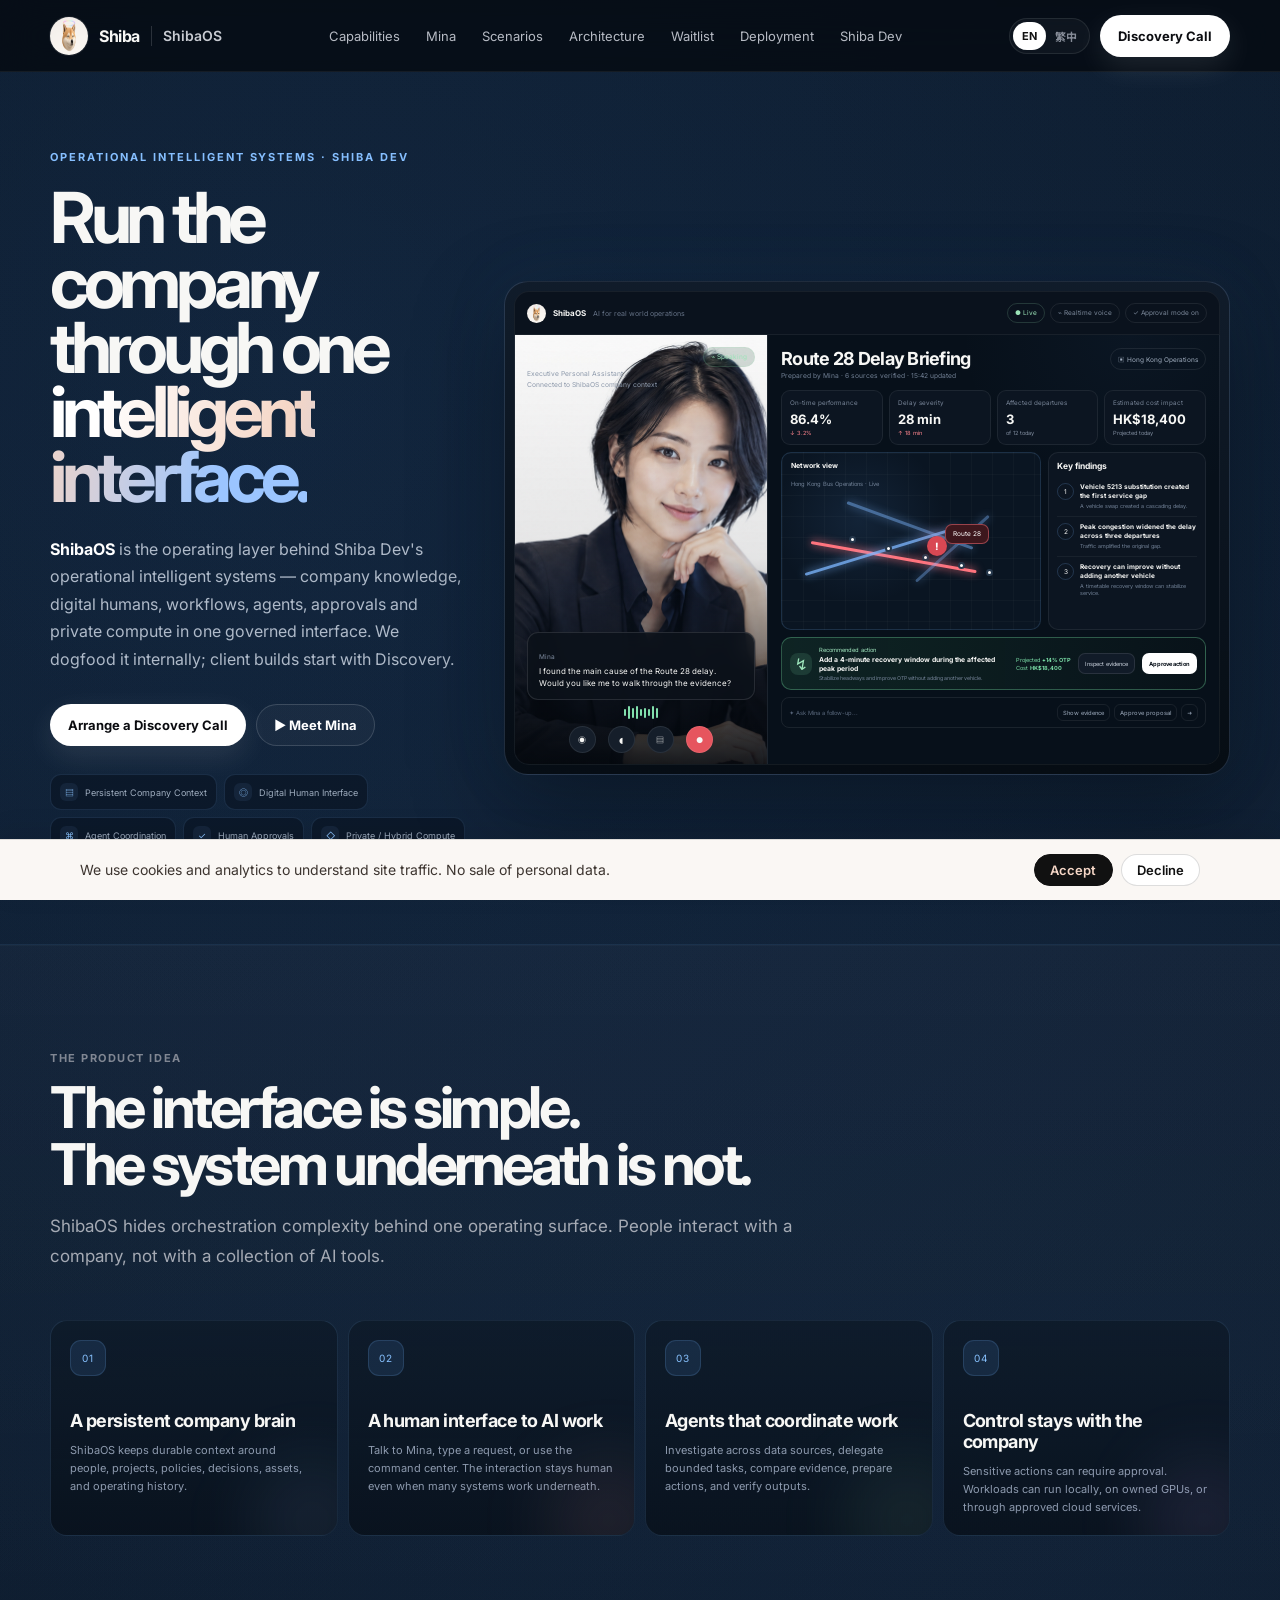
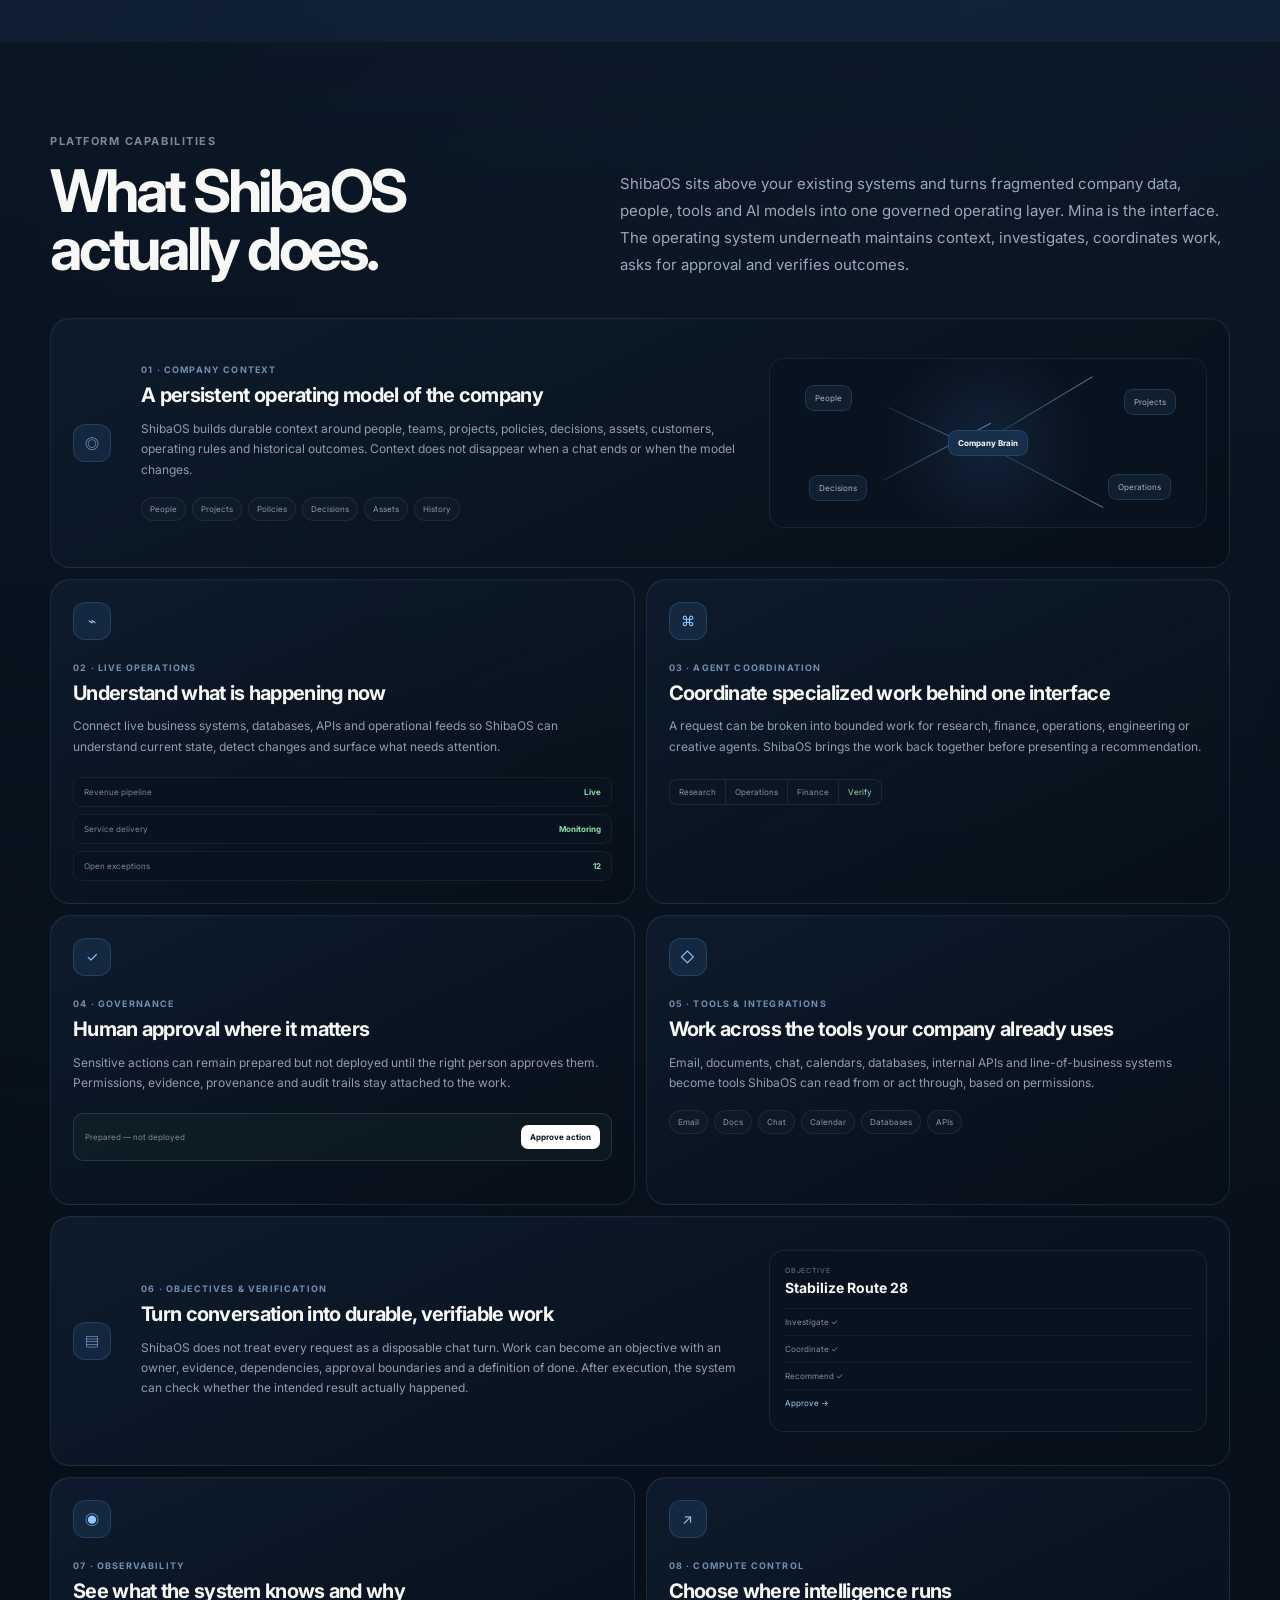
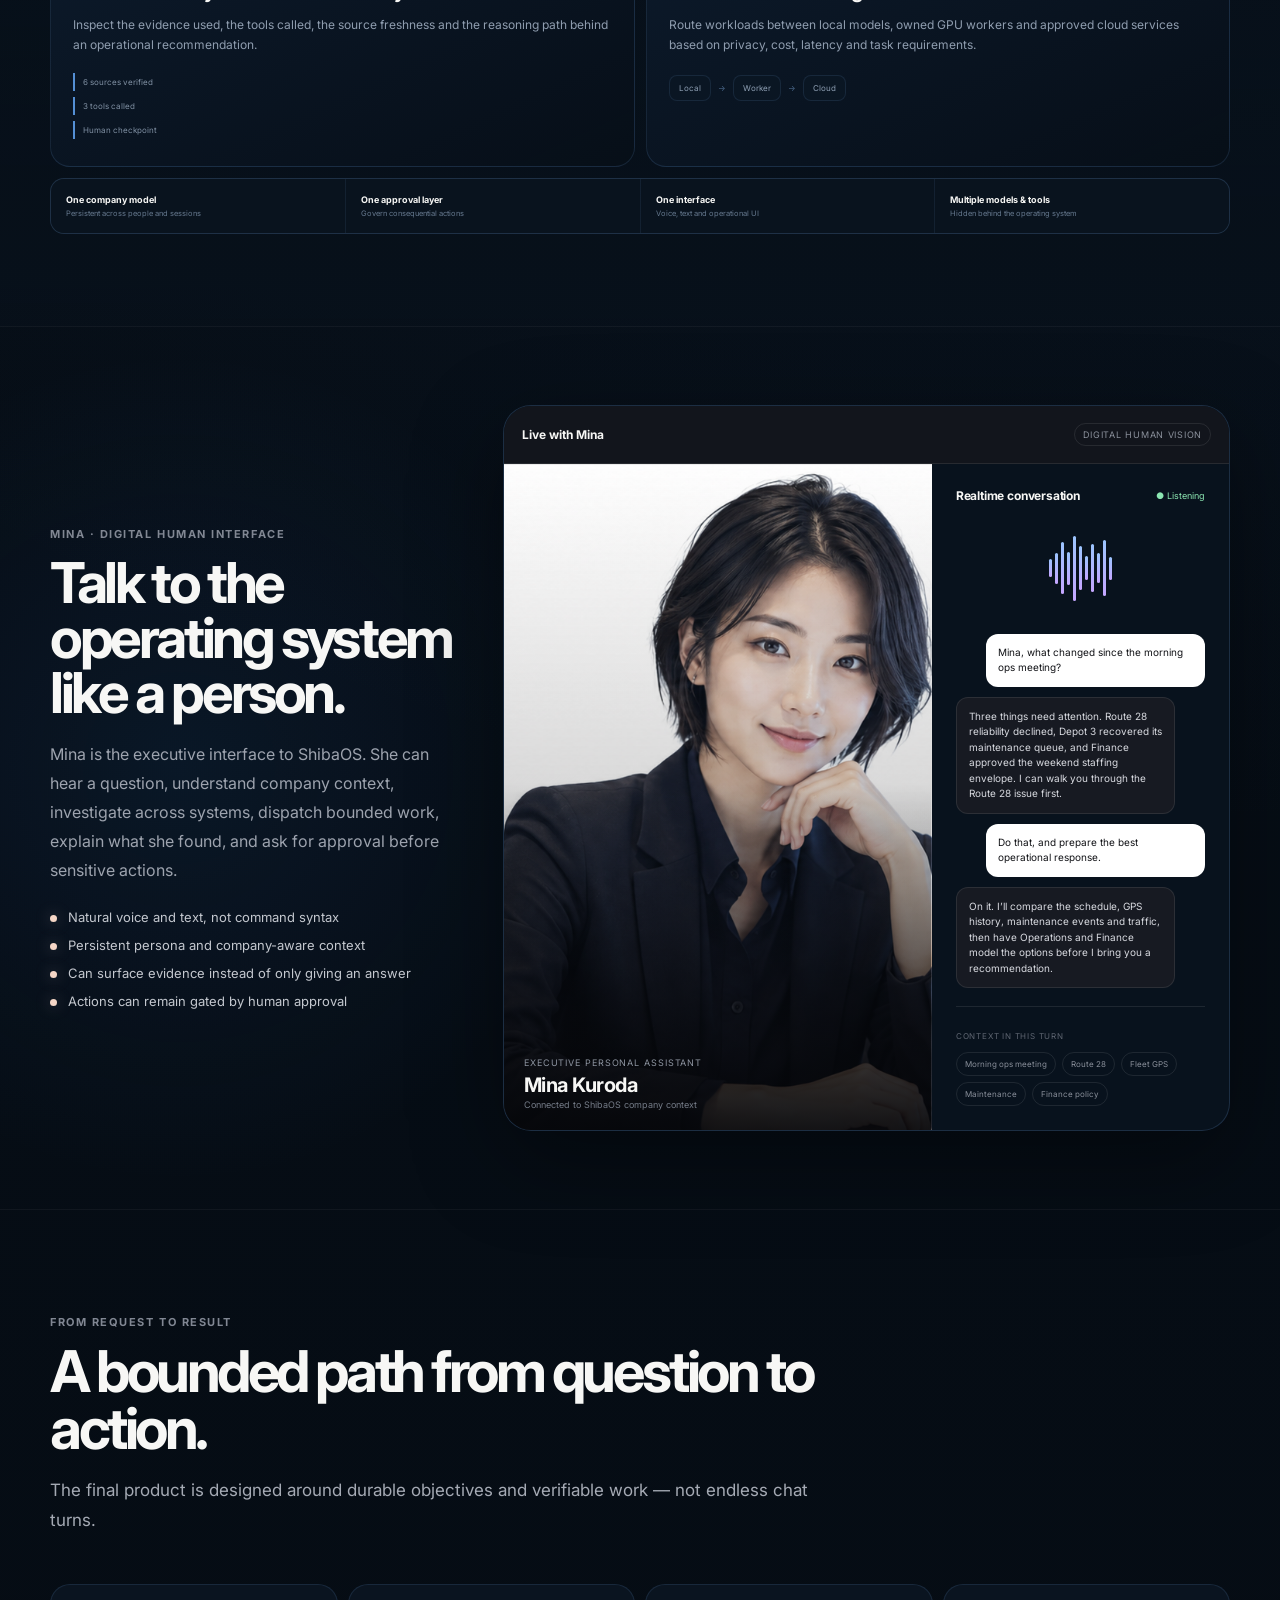
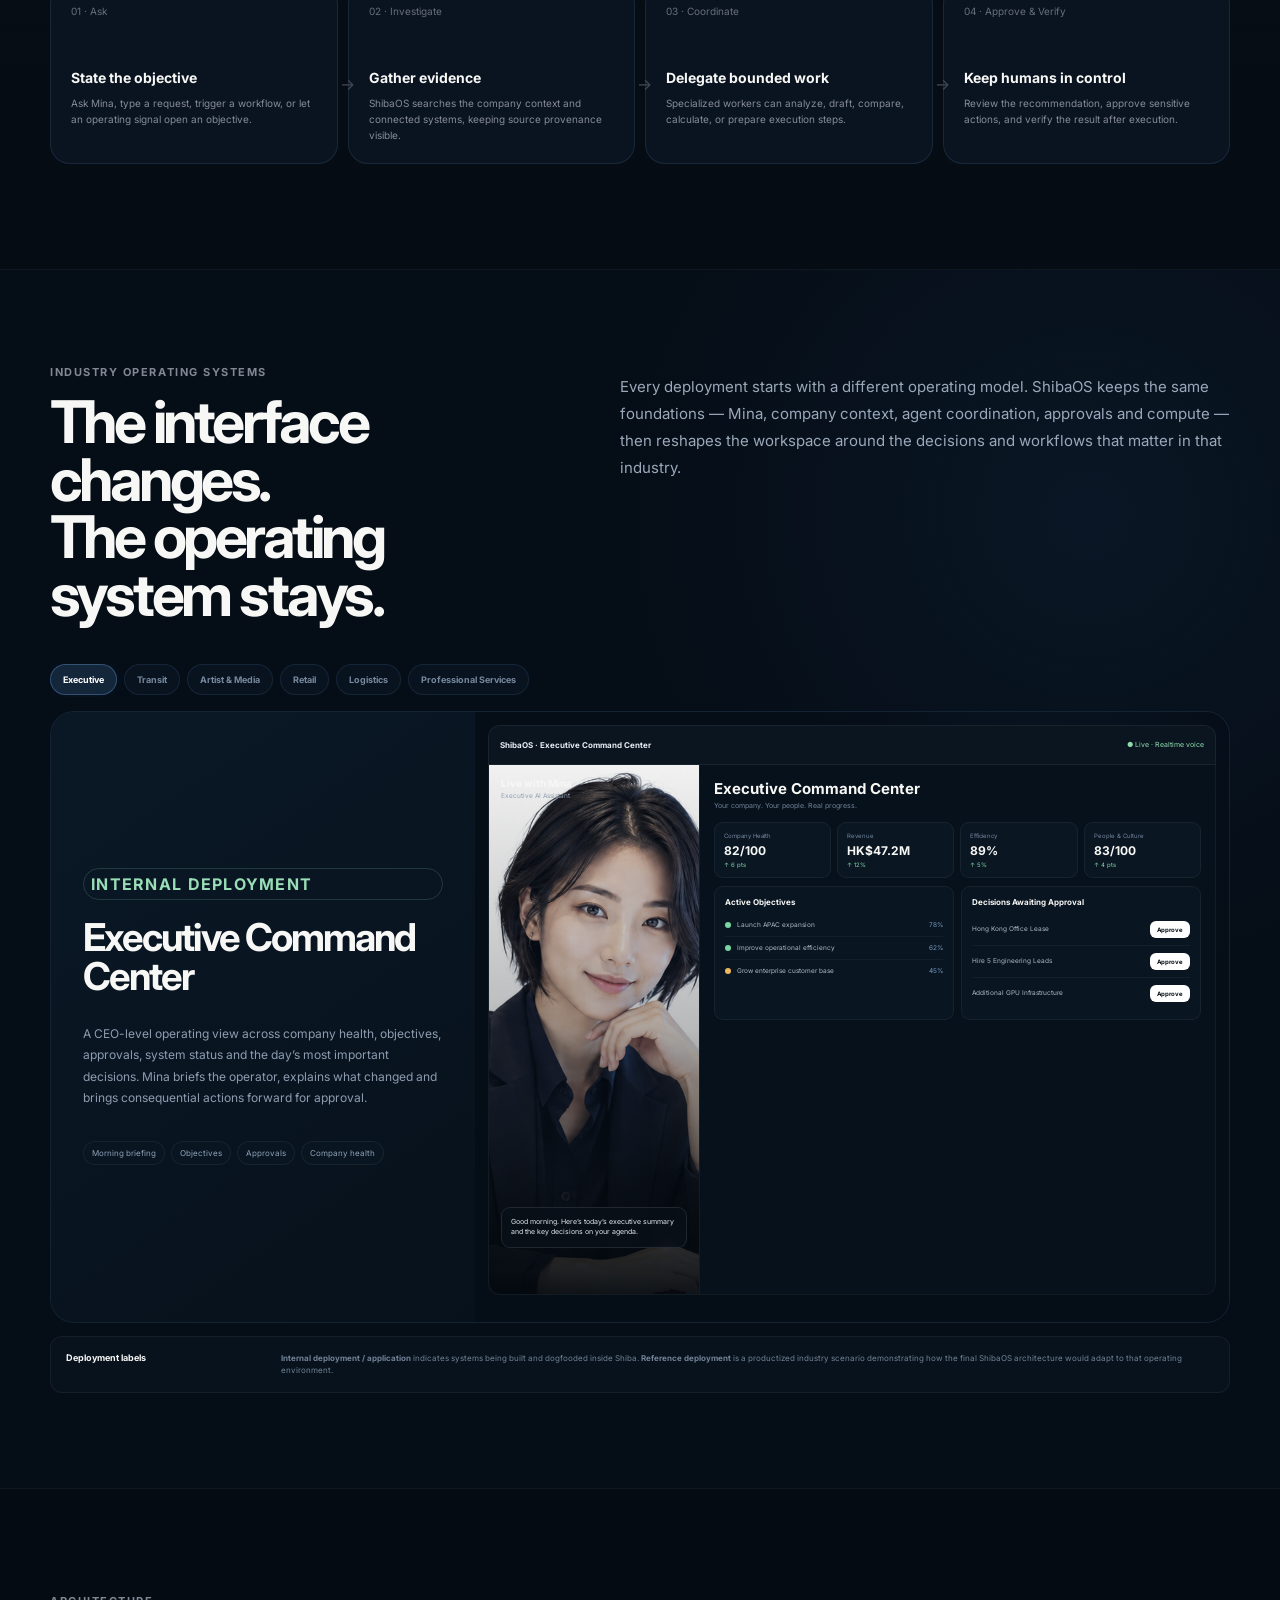
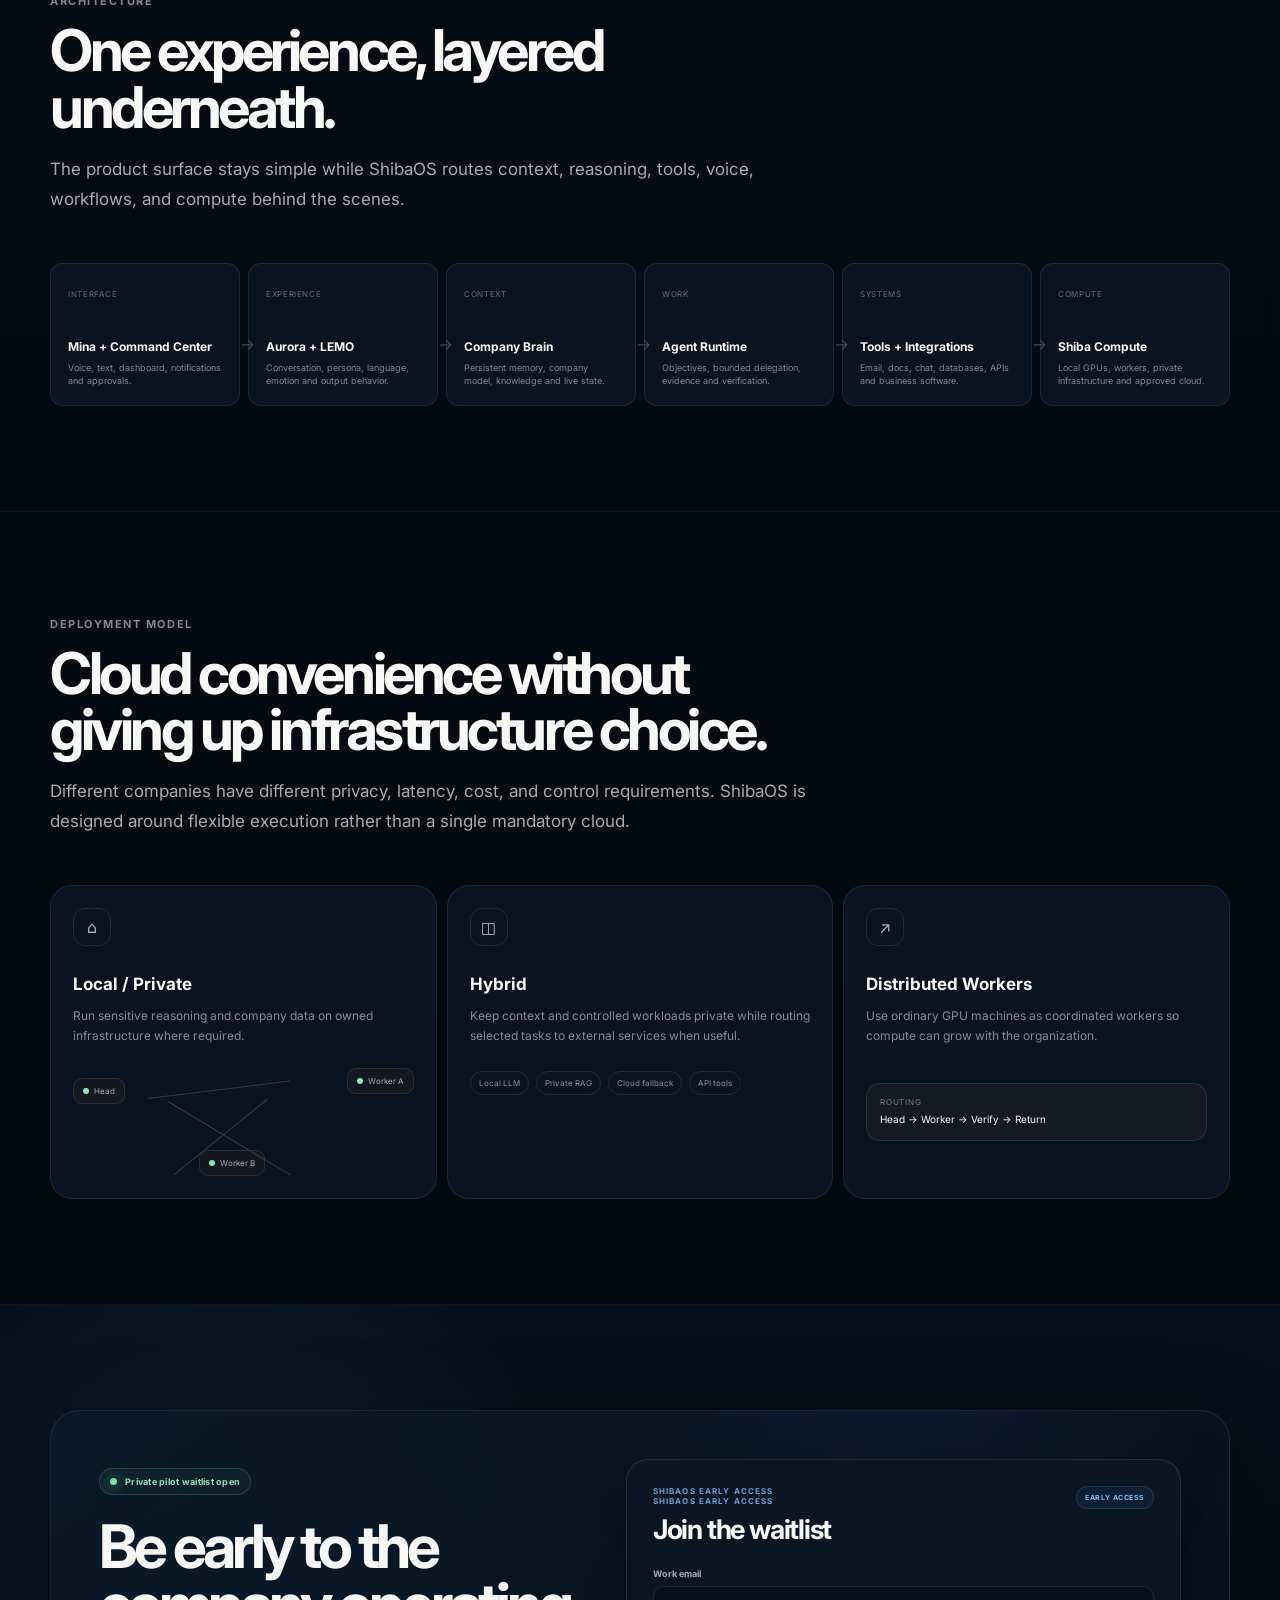
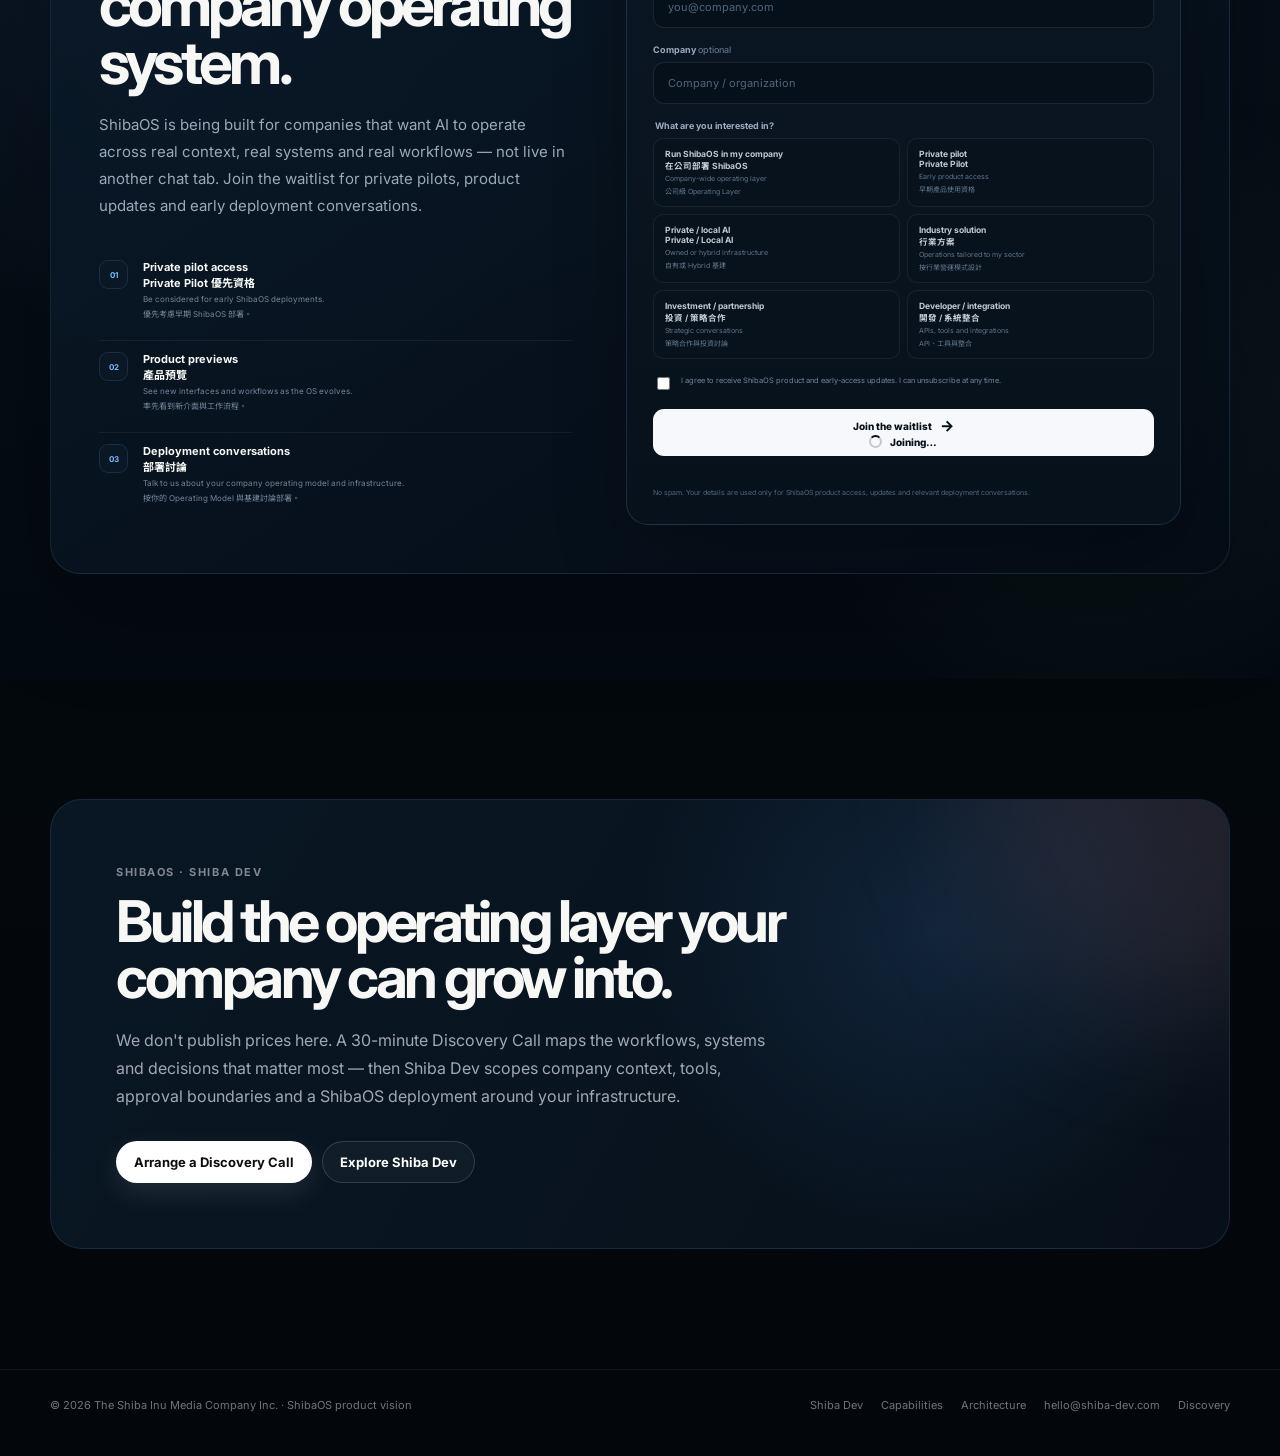
<file: shibaos.html>
<!doctype html>
<html lang="en">
<head>
<meta charset="utf-8">
<meta name="viewport" content="width=device-width,initial-scale=1">
<link rel="canonical" href="https://shiba-dev.com/shibaos/">
<meta http-equiv="refresh" content="0; url=/shibaos/index.html">
<script>window.location.replace('/shibaos/index.html'+window.location.search+window.location.hash);</script>
<title>ShibaOS</title>
</head>
<body></body>
</html>
</file>
<file: styles.css>
/* Shiba Dev — premium bilingual landing (visual rebuild)
   Brand: cream #F5D6C6 · brown #6B4A3A · blush #F2A9B0 · halo pastels */

:root {
  --shiba-cream: #F5D6C6;
  --warm-brown: #6B4A3A;
  --soft-blush: #F2A9B0;
  --jet: #111111;
  --soft-black: #1A1A1A;
  --cool-gray: #8A8A8A;
  --light-gray: #EDEDED;
  --white: #FFFFFF;
  --bg: #FAF7F4;
  --bg-elevated: #FFFFFF;
  --ink: var(--jet);
  --ink-soft: #3D3530;
  --muted: var(--cool-gray);
  --line: rgba(17, 17, 17, 0.08);
  --line-strong: rgba(17, 17, 17, 0.14);
  --halo: linear-gradient(120deg, #FF9A9E 0%, #FAD0C4 14%, #A1C4FD 28%, #C2E9FB 42%, #D4FC79 56%, #96E6A1 70%, #FCCB90 85%, #E0C3FC 100%);
  --radius: 18px;
  --radius-sm: 12px;
  --radius-lg: 24px;
  --shadow: 0 1px 2px rgba(17, 17, 17, 0.04), 0 14px 40px rgba(17, 17, 17, 0.06);
  --shadow-lift: 0 8px 28px rgba(17, 17, 17, 0.1);
  --max: 1120px;
  --pad: clamp(1.25rem, 4vw, 2rem);
  --header-h: 4.25rem;
  --font: "Inter", "Noto Sans TC", "Noto Sans HK", "PingFang TC", "Microsoft JhengHei", system-ui, -apple-system, sans-serif;
  --ease: cubic-bezier(0.22, 1, 0.36, 1);
  --focus: 0 0 0 3px rgba(242, 169, 176, 0.55);
}

*, *::before, *::after { box-sizing: border-box; }

html {
  scroll-behavior: smooth;
  scroll-padding-top: calc(var(--header-h) + 0.5rem);
}

body {
  margin: 0;
  font-family: var(--font);
  font-size: 1.0625rem;
  line-height: 1.65;
  color: var(--ink);
  background: var(--bg);
  -webkit-font-smoothing: antialiased;
  text-rendering: optimizeLegibility;
  overflow-x: hidden;
}

img, svg { max-width: 100%; display: block; }
a { color: inherit; text-decoration-thickness: 1px; text-underline-offset: 0.2em; }
a:hover { opacity: 0.88; }
button { font: inherit; }
:focus-visible { outline: none; box-shadow: var(--focus); }

html[lang="en"] .lang-zh,
html[lang="zh-Hant"] .lang-en { display: none !important; }

.skip { position: absolute; left: -9999px; z-index: 200; }
.skip:focus {
  left: 1rem; top: 1rem; background: var(--jet); color: var(--white);
  padding: 0.55rem 0.85rem; border-radius: 8px; text-decoration: none;
}

.wrap { width: min(var(--max), 100% - 2 * var(--pad)); margin-inline: auto; }

/* Ambient */
.ambient { pointer-events: none; position: fixed; inset: 0; z-index: -1; overflow: hidden; }
.ambient-blob {
  position: absolute; border-radius: 50%; filter: blur(90px); opacity: 0.42;
  will-change: transform; transition: transform 0.6s var(--ease);
}
.ambient-blob--a {
  width: min(58vw, 520px); height: min(58vw, 520px); top: -12%; right: -8%;
  background: radial-gradient(circle, #E0C3FC 0%, #A1C4FD 45%, transparent 70%);
}
.ambient-blob--b {
  width: min(48vw, 440px); height: min(48vw, 440px); top: 28%; left: -12%;
  background: radial-gradient(circle, #FF9A9E 0%, #FAD0C4 40%, transparent 70%); opacity: 0.32;
}
.ambient-blob--c {
  width: min(40vw, 360px); height: min(40vw, 360px); bottom: 8%; right: 18%;
  background: radial-gradient(circle, #D4FC79 0%, #C2E9FB 50%, transparent 70%); opacity: 0.28;
}

.cursor-glow {
  display: none; position: fixed; width: 280px; height: 280px; margin: -140px 0 0 -140px;
  border-radius: 50%; pointer-events: none; z-index: 0;
  background: radial-gradient(circle, rgba(245, 214, 198, 0.45) 0%, rgba(242, 169, 176, 0.12) 40%, transparent 70%);
  mix-blend-mode: multiply;
}
body.has-cursor-glow .cursor-glow { display: block; }

/* Progress dots */
.progress-nav {
  position: fixed; right: 1rem; top: 50%; transform: translateY(-50%);
  z-index: 60; display: none; flex-direction: column; gap: 0.65rem;
}
@media (min-width: 1100px) { .progress-nav { display: flex; } }
.progress-nav a {
  width: 10px; height: 10px; border-radius: 50%;
  background: rgba(17,17,17,0.15); text-decoration: none; opacity: 1;
  transition: transform 0.25s var(--ease), background 0.25s;
  display: grid; place-items: center;
}
.progress-nav a span { display: none; }
.progress-nav a.is-active {
  background: var(--warm-brown); transform: scale(1.35);
  box-shadow: 0 0 0 3px rgba(245, 214, 198, 0.9);
}
.progress-nav a:hover { background: var(--soft-blush); }

/* Header */
.site-header {
  position: sticky; top: 0; z-index: 80;
  backdrop-filter: blur(16px) saturate(1.2);
  background: rgba(250, 247, 244, 0.82);
  border-bottom: 1px solid var(--line);
  height: var(--header-h);
}
.header-inner {
  height: 100%; display: flex; align-items: center; justify-content: space-between; gap: 1rem;
}
.brand {
  display: flex; align-items: center; gap: 0.65rem; text-decoration: none; font-weight: 600;
}
.brand:hover { opacity: 1; }
.brand-mark {
  width: 40px; height: 40px; border-radius: 50%; object-fit: cover;
  box-shadow: 0 0 0 2px rgba(255,255,255,0.9), 0 4px 14px rgba(107, 74, 58, 0.18);
}
.brand-text { letter-spacing: -0.02em; }
.header-actions { display: flex; align-items: center; gap: 0.75rem; }
.lang-toggle {
  display: inline-flex; padding: 3px; border-radius: 999px;
  background: var(--light-gray); border: 1px solid var(--line);
}
.lang-toggle button {
  border: 0; background: transparent; padding: 0.35rem 0.7rem; border-radius: 999px;
  cursor: pointer; color: var(--muted); font-size: 0.8125rem; font-weight: 600;
}
.lang-toggle button[aria-pressed="true"] {
  background: var(--white); color: var(--jet); box-shadow: var(--shadow);
}
.nav-cta { display: none; }
@media (min-width: 720px) { .nav-cta { display: inline-flex; } }

/* Buttons */
.btn {
  display: inline-flex; align-items: center; justify-content: center;
  padding: 0.85rem 1.35rem; border-radius: 999px; font-weight: 600; font-size: 0.9375rem;
  text-decoration: none; border: 1px solid transparent; transition: transform 0.25s var(--ease), box-shadow 0.25s, background 0.25s, color 0.25s;
  cursor: pointer; position: relative;
}
.btn:hover { opacity: 1; }
.btn-primary {
  background: var(--jet); color: var(--white);
  box-shadow: 0 8px 24px rgba(17,17,17,0.18);
}
.btn-primary:hover {
  transform: translateY(-1px);
  box-shadow: 0 12px 32px rgba(17,17,17,0.22), 0 0 0 4px rgba(242, 169, 176, 0.35);
}
.btn-ghost {
  background: rgba(255,255,255,0.65); border-color: var(--line-strong); color: var(--ink);
}
.btn-ghost:hover { background: var(--white); border-color: var(--warm-brown); }
.magnetic-inner { display: inline-flex; pointer-events: none; }
.btn-row { display: flex; flex-wrap: wrap; gap: 0.75rem; margin-top: 1.5rem; }

/* Hero */
.hero {
  position: relative;
  display: grid;
  grid-template-columns: 1fr;
  grid-template-rows: 1fr;
  overflow: hidden;
  width: 100%;
  aspect-ratio: 1828 / 860;
  min-height: 320px;
  padding: 0;
  background: #fff;
}
.hero--banner { display: grid; }
.hero-banner,
.hero-overlay {
  grid-column: 1;
  grid-row: 1;
  width: 100%;
  height: 100%;
  min-height: 0;
  margin: 0;
}
.hero-banner { z-index: 0; position: relative; }
.hero-banner-img {
  width: 100%;
  height: 100%;
  max-width: none;
  object-fit: cover;
  object-position: right center;
  display: block;
}
.hero-overlay {
  z-index: 2;
  position: relative;
  display: flex;
  align-items: center;
  justify-content: flex-start;
  box-sizing: border-box;
  padding: clamp(1.25rem, 4vw, 3.5rem) 0;
  pointer-events: none;
  background: transparent;
}
.hero-overlay .hero-copy { pointer-events: auto; }
.hero-overlay-inner {
  width: min(var(--max), 100% - 2 * var(--pad));
  margin-inline: auto;
  display: flex;
  align-items: center;
  height: 100%;
}
.hero-copy {
  width: min(36rem, 48%);
  max-width: 48%;
  margin: 0;
  padding: 0;
  background: transparent;
}
.eyebrow {
  display: inline-flex; align-items: center; gap: 0.5rem;
  font-size: 0.875rem; color: var(--muted); font-weight: 500; margin: 0 0 0.85rem;
}
.iri-dot {
  width: 10px; height: 10px; border-radius: 50%; background: var(--halo);
  box-shadow: 0 0 12px rgba(224, 195, 252, 0.8);
}
.hero h1 {
  font-size: clamp(1.35rem, 3.4vw, 2.65rem); line-height: 1.18;
  letter-spacing: -0.03em; margin: 0 0 0.85rem; font-weight: 700; max-width: 16ch;
}
.iri-rule {
  border: 0; height: 3px; width: 72px; border-radius: 999px; background: var(--halo); margin: 0 0 1rem;
}
.hero-lead {
  color: var(--ink-soft); max-width: 36ch; margin: 0 0 1rem;
  font-size: clamp(0.85rem, 1.4vw, 1.05rem);
}
.studio-pill {
  display: inline-flex; align-items: center; gap: 0.5rem;
  padding: 0.45rem 0.85rem; border-radius: 999px;
  background: rgba(245, 214, 198, 0.78); border: 1px solid rgba(107, 74, 58, 0.12);
  font-weight: 600; font-size: clamp(0.8rem, 1.2vw, 0.9375rem); color: var(--warm-brown); margin-bottom: 0.65rem;
}
.studio-pill .star {
  display: inline-flex; align-items: center; color: var(--warm-brown);
}
.studio-pill .star svg { display: block; width: 12px; height: 12px; fill: currentColor; }
.meta-line { color: var(--muted); font-size: clamp(0.8rem, 1.2vw, 0.9375rem); margin: 0; }
.hero .btn-row { margin-top: 0.85rem; flex-wrap: wrap; gap: 0.65rem; }
.hero .btn { font-size: clamp(0.8rem, 1.2vw, 0.95rem); padding: 0.7rem 1.1rem; }

.hero-shiba-float {
  grid-column: 1;
  grid-row: 1;
  z-index: 3;
  justify-self: start;
  align-self: end;
  margin: 0 0 1rem 1.25rem;
  width: clamp(40px, 6vw, 64px);
  height: clamp(40px, 6vw, 64px);
  border-radius: 50%;
  background: rgba(255,255,255,0.95);
  box-shadow: 0 10px 30px rgba(17,17,17,0.12);
  display: grid;
  place-items: center;
  animation: floaty 6s ease-in-out infinite;
}
.hero-shiba-float img { width: 78%; height: auto; }

@keyframes floaty {
  0%, 100% { transform: translateY(0); }
  50% { transform: translateY(-8px); }
}

@media (max-width: 899px) {
  .hero-banner-img { object-position: 72% center; }
  .hero h1 { font-size: clamp(1.35rem, 6vw, 1.85rem); max-width: 100%; }
  .hero-lead {
    font-size: 0.9rem;
    max-width: 100%;
    display: block;
    -webkit-line-clamp: unset;
    overflow: visible;
  }
  .meta-line { display: none; }
}

@media (max-width: 520px) {
  .hero--banner > .hero-banner {
    height: min(58vw, 240px);
    min-height: 180px;
  }
}


@media (prefers-reduced-motion: reduce) {
  .hero-shiba-float { animation: none; }
}

/* Sections */
section { padding: clamp(3rem, 7vw, 5rem) 0; }
section.hero { padding: 0; }
.section-label {
  font-size: 0.8125rem; font-weight: 600; letter-spacing: 0.08em; text-transform: uppercase;
  color: var(--warm-brown); margin: 0 0 0.65rem;
}
.section-title {
  font-size: clamp(1.5rem, 3vw, 2.1rem); letter-spacing: -0.025em; line-height: 1.25;
  margin: 0 0 1rem; max-width: 24ch;
}
.section-intro { color: var(--ink-soft); max-width: 52ch; margin: 0 0 2rem; }
.demo-note {
  display: flex; flex-wrap: wrap; align-items: center; gap: 0.65rem;
  color: var(--muted); font-size: 0.875rem; margin: -0.5rem 0 1rem;
}
.badge-demo {
  display: inline-flex; padding: 0.2rem 0.55rem; border-radius: 6px;
  background: var(--shiba-cream); color: var(--warm-brown); font-weight: 700; font-size: 0.75rem;
}

.section-head-split {
  display: grid; gap: 1.75rem; margin-bottom: 2.25rem; align-items: center;
}
@media (min-width: 860px) {
  .section-head-split { grid-template-columns: 1.1fr 0.9fr; }
}
.ops-photo {
  margin: 0; border-radius: var(--radius-lg); overflow: hidden;
  box-shadow: var(--shadow); background: var(--shiba-cream);
  transform-style: preserve-3d;
}
.ops-photo img { width: 100%; height: auto; aspect-ratio: 4/3; object-fit: cover; }
.ops-photo figcaption {
  padding: 0.65rem 1rem; font-size: 0.8125rem; color: var(--warm-brown); background: rgba(255,255,255,0.85);
}

.grid { display: grid; gap: 1rem; }
.grid-4 { grid-template-columns: 1fr; }
@media (min-width: 640px) { .grid-4 { grid-template-columns: 1fr 1fr; } }
@media (min-width: 980px) { .grid-4 { grid-template-columns: repeat(4, 1fr); } }

.card {
  background: var(--bg-elevated); border: 1px solid var(--line); border-radius: var(--radius);
  padding: 1.25rem; box-shadow: var(--shadow); transition: transform 0.3s var(--ease), box-shadow 0.3s;
}
.card:hover { transform: translateY(-4px); box-shadow: var(--shadow-lift); }
.card-icon {
  width: 40px; height: 40px; border-radius: 12px; display: grid; place-items: center;
  background: rgba(245, 214, 198, 0.55); color: var(--warm-brown); margin-bottom: 0.85rem;
}
.card-icon svg { width: 22px; height: 22px; }
.card h3 { font-size: 1.05rem; margin: 0 0 0.45rem; letter-spacing: -0.02em; }
.card p { margin: 0; color: var(--ink-soft); font-size: 0.9375rem; }

/* Demo gallery */
.demo-gallery {
  display: grid; gap: 0.85rem;
  grid-template-columns: repeat(2, 1fr);
  margin-bottom: 1.5rem;
}
@media (min-width: 720px) { .demo-gallery { grid-template-columns: repeat(3, 1fr); } }
@media (min-width: 980px) { .demo-gallery { grid-template-columns: repeat(6, 1fr); } }

.demo-card-shell {
  display: flex;
  flex-direction: column;
  gap: 0.45rem;
  border-radius: var(--radius);
  min-width: 0;
}
.demo-card-shell.is-selected .demo-card {
  outline: 2px solid transparent;
  box-shadow: 0 0 0 2px #111, 0 0 0 5px rgba(242, 169, 176, 0.55), var(--shadow-lift);
}
.demo-card {
  appearance: none;
  border: 1px solid var(--line);
  background: var(--bg-elevated);
  border-radius: var(--radius);
  padding: 0;
  margin: 0;
  cursor: pointer;
  text-align: left;
  overflow: hidden;
  width: 100%;
  font: inherit;
  color: inherit;
  position: relative;
  transition: transform 0.2s var(--ease), box-shadow 0.2s var(--ease);
}
.demo-card img {
  width: 100%; aspect-ratio: 4/5; object-fit: cover;
  opacity: 0.92; transition: transform 0.45s var(--ease), opacity 0.2s;
}
.demo-card:hover img { transform: scale(1.04); opacity: 1; }
.demo-card.is-selected {
  box-shadow: none; /* selection shown on shell */
}
.demo-badge {
  position: absolute; top: 0.5rem; left: 0.5rem; z-index: 2;
  font-size: 0.65rem; font-weight: 700; letter-spacing: 0.06em; text-transform: uppercase;
  padding: 0.2rem 0.45rem; border-radius: 999px; background: rgba(17,17,17,0.75); color: #fff;
}
.demo-meta {
  display: flex; flex-direction: column; gap: 0.15rem;
  padding: 0.55rem 0.65rem 0.7rem;
}
.demo-meta .tab-num { font-size: 0.65rem; opacity: 0.8; letter-spacing: 0.04em; }
.demo-meta .tab-name { font-size: 0.8rem; font-weight: 700; letter-spacing: -0.01em; }
.demo-preview-cta {
  display: flex;
  align-items: center;
  justify-content: center;
  gap: 0.25rem;
  padding: 0.55rem 0.65rem;
  border-radius: 999px;
  border: 1px solid var(--line-strong);
  background: #111;
  color: #fff !important;
  text-decoration: none !important;
  font-size: 0.78rem;
  font-weight: 600;
  letter-spacing: 0.01em;
  transition: transform 0.15s var(--ease), background 0.15s var(--ease), opacity 0.15s;
}
.demo-preview-cta:hover { background: #000; opacity: 1; transform: translateY(-1px); }
.demo-card-shell.is-selected .demo-preview-cta {
  background: linear-gradient(120deg, #6B4A3A, #111);
  border-color: transparent;
}

.demo-stage {
  display: grid; gap: 1.25rem;
  background: var(--bg-elevated); border: 1px solid var(--line); border-radius: var(--radius-lg);
  padding: 1rem; box-shadow: var(--shadow);
}
@media (min-width: 900px) {
  .demo-stage { grid-template-columns: 1.35fr 0.85fr; padding: 1.15rem; }
}
.demo-stage-visual {
  position: relative; border-radius: var(--radius); overflow: hidden; background: #1a1a1a;
  min-height: 220px;
}
.demo-stage-visual img {
  width: 100%; height: 100%; object-fit: cover; aspect-ratio: 16/10;
  animation: stageIn 0.45s var(--ease);
}
@keyframes stageIn {
  from { opacity: 0.4; transform: scale(1.02); }
  to { opacity: 1; transform: none; }
}
.stage-demo-label {
  position: absolute; top: 0.75rem; left: 0.75rem;
  padding: 0.3rem 0.6rem; border-radius: 8px; font-size: 0.75rem; font-weight: 700;
  background: rgba(255,255,255,0.92); color: var(--warm-brown);
}
.demo-stage-side { display: flex; flex-direction: column; gap: 1rem; }
.stage-cat { margin: 0; font-size: 0.8125rem; color: var(--warm-brown); font-weight: 600; }
.stage-info h3 { margin: 0.2rem 0 0.4rem; font-size: 1.35rem; letter-spacing: -0.02em; }
.stage-blurb { margin: 0; color: var(--ink-soft); font-size: 0.9375rem; }

.mock-chat {
  flex: 1; display: flex; flex-direction: column;
  border: 1px solid var(--line); border-radius: var(--radius); background: #fff;
  overflow: hidden; min-height: 280px; box-shadow: inset 0 1px 0 rgba(255,255,255,0.8);
}
.mock-chat-head {
  display: flex; align-items: center; gap: 0.65rem; padding: 0.75rem 0.9rem;
  border-bottom: 1px solid var(--line); background: rgba(245,214,198,0.35);
}
.chat-avatar { border-radius: 50%; }
.mock-chat-head strong { display: block; font-size: 0.875rem; }
.online { display: flex; align-items: center; gap: 0.35rem; font-size: 0.75rem; color: var(--muted); }
.online i { width: 7px; height: 7px; border-radius: 50%; background: #6BBF8A; display: inline-block; }
.mock-chat-body {
  flex: 1; padding: 0.85rem; display: flex; flex-direction: column; gap: 0.55rem;
  overflow-y: auto; max-height: 320px; background: linear-gradient(#faf7f4, #fff);
}
.mock-chat-foot {
  padding: 0.5rem 0.85rem; font-size: 0.7rem; color: var(--muted);
  border-top: 1px solid var(--line); background: #fff;
}
.bubble {
  max-width: 92%; padding: 0.65rem 0.85rem; border-radius: 14px;
  font-size: 0.875rem; line-height: 1.45; opacity: 0; transform: translateY(8px);
  animation: bubbleIn 0.35s var(--ease) forwards;
}
.bubble-bot { align-self: flex-start; background: #fff; border: 1px solid var(--line); color: var(--ink); }
.bubble-user { align-self: flex-end; background: rgba(242,169,176,0.35); color: var(--ink); border: 1px solid rgba(242,169,176,0.45); }
.bubble-typing {
  align-self: flex-start; background: #fff; border: 1px solid var(--line);
  display: inline-flex; gap: 4px; padding: 0.75rem 0.95rem;
}
.bubble-typing span {
  width: 6px; height: 6px; border-radius: 50%; background: var(--cool-gray);
  animation: blink 1s infinite ease-in-out;
}
.bubble-typing span:nth-child(2) { animation-delay: 0.15s; }
.bubble-typing span:nth-child(3) { animation-delay: 0.3s; }
@keyframes blink { 0%, 80%, 100% { opacity: 0.3; transform: translateY(0); } 40% { opacity: 1; transform: translateY(-2px); } }
@keyframes bubbleIn { to { opacity: 1; transform: none; } }

/* Why */
.why-banner {
  position: relative; border-radius: var(--radius-lg); overflow: hidden;
  margin-bottom: 1.5rem; min-height: 220px; box-shadow: var(--shadow);
}
.why-banner-img {
  width: 100%; height: 100%; min-height: 220px; object-fit: cover; object-position: center;
  filter: brightness(0.72) saturate(0.95);
}
.why-banner-overlay {
  position: absolute; inset: 0; display: flex; flex-direction: column; justify-content: flex-end;
  padding: clamp(1.25rem, 4vw, 2.25rem);
  background: linear-gradient(transparent 20%, rgba(17,17,17,0.72));
  color: #fff;
}
.why-banner-overlay .section-label { color: var(--shiba-cream); }
.why-banner-overlay .section-title { color: #fff; max-width: 22ch; margin-bottom: 0; }

.why-grid { display: grid; gap: 1rem; }
@media (min-width: 720px) { .why-grid { grid-template-columns: 1fr 1fr; } }
.why-card {
  background: var(--bg-elevated); border: 1px solid var(--line); border-radius: var(--radius);
  padding: 1.35rem; box-shadow: var(--shadow);
}
.why-card .mark {
  width: 28px; height: 4px; border-radius: 999px; background: var(--halo); margin-bottom: 0.85rem;
}
.why-card h3 { margin: 0 0 0.4rem; font-size: 1.05rem; }
.why-card p { margin: 0; color: var(--ink-soft); font-size: 0.9375rem; }

/* Scope */
.scope-frame {
  background: var(--bg-elevated); border: 1px solid var(--line); border-radius: var(--radius-lg);
  padding: clamp(1.25rem, 3vw, 2rem); box-shadow: var(--shadow);
}
.scope-path {
  font-size: 1.05rem; font-weight: 700; color: var(--warm-brown); margin: 0 0 0.75rem;
  letter-spacing: -0.01em;
}
.scope-note { color: var(--ink-soft); margin: 0 0 1.25rem; max-width: 60ch; }
.scope-steps {
  list-style: none; margin: 0 0 1.5rem; padding: 0;
  display: grid; gap: 0.75rem;
}
@media (min-width: 720px) { .scope-steps { grid-template-columns: 1fr 1fr; } }
.scope-steps li {
  padding: 0.9rem 1rem; border-radius: 14px;
  border: 1px solid var(--line); background: rgba(255,255,255,0.55);
}
.scope-steps strong { display: block; margin-bottom: 0.25rem; font-size: 0.9rem; }
.scope-steps span { display: block; color: var(--ink-soft); font-size: 0.85rem; line-height: 1.45; }
.scope-list {
  display: grid; gap: 0.45rem 1.25rem; margin: 0 0 1.25rem; padding-left: 1.1rem;
  color: var(--ink-soft);
}
@media (min-width: 720px) { .scope-list { grid-template-columns: 1fr 1fr; } }
.scope-aside { margin: 0; font-size: 0.875rem; color: var(--muted); }

/* CTA */
.cta-band {
  text-align: center; padding: clamp(2rem, 5vw, 3.25rem);
  border-radius: var(--radius-lg); background:
    linear-gradient(135deg, rgba(245,214,198,0.65), rgba(242,169,176,0.28), rgba(224,195,252,0.35));
  border: 1px solid rgba(107,74,58,0.1); box-shadow: var(--shadow);
}
.cta-band h2 { margin: 0 0 0.85rem; font-size: clamp(1.4rem, 3vw, 1.9rem); letter-spacing: -0.02em; }
.cta-band p { margin: 0 auto 0.5rem; max-width: 48ch; color: var(--ink-soft); }
.cta-band .btn-row { justify-content: center; }
.cta-note { font-size: 0.8125rem; color: var(--muted) !important; margin-top: 1rem !important; }

/* Footer */
.site-footer {
  position: relative; padding: 3rem 0 6rem; border-top: 1px solid var(--line);
  overflow: hidden;
}
.footer-watermark {
  position: absolute; right: -2%; bottom: -10%; opacity: 0.08; pointer-events: none;
  width: min(280px, 40vw);
}
.footer-watermark img { width: 100%; height: auto; }
.footer-inner {
  position: relative; display: flex; flex-wrap: wrap; gap: 1.5rem;
  justify-content: space-between; align-items: flex-start;
}
.footer-brand {
  display: flex; align-items: center; gap: 0.5rem; font-weight: 700; margin-bottom: 0.35rem;
}
.footer-mark { width: 28px; height: 28px; border-radius: 50%; }
.footer-iri {
  display: block; width: 64px; height: 3px; border-radius: 999px; background: var(--halo); margin-top: 0.85rem;
}
.footer-links { display: flex; flex-wrap: wrap; gap: 0.85rem 1.25rem; }
.footer-links a { text-decoration: none; font-size: 0.9375rem; color: var(--ink-soft); }
.footer-links a:hover { color: var(--warm-brown); }

/* Mobile CTA */
.mobile-cta {
  position: fixed; left: 0; right: 0; bottom: 0; z-index: 70;
  padding: 0.75rem var(--pad) calc(0.75rem + env(safe-area-inset-bottom));
  background: rgba(250,247,244,0.92); backdrop-filter: blur(12px);
  border-top: 1px solid var(--line); display: flex; justify-content: center;
}
.mobile-cta .btn { width: min(100%, 420px); }
@media (min-width: 720px) { .mobile-cta { display: none; } }

/* FAB chat */
.fab-wrap {
  position: fixed; right: 1rem; bottom: calc(4.5rem + env(safe-area-inset-bottom));
  z-index: 90; display: flex; flex-direction: column; align-items: flex-end; gap: 0.65rem;
}
@media (min-width: 720px) {
  .fab-wrap { bottom: 1.5rem; right: 1.5rem; }
}
.fab-btn {
  display: flex; align-items: center; gap: 0.45rem;
  border: 0; padding: 0.35rem 0.85rem 0.35rem 0.35rem; border-radius: 999px;
  background: var(--jet); color: #fff; cursor: pointer;
  box-shadow: 0 10px 30px rgba(17,17,17,0.25), 0 0 0 3px rgba(242,169,176,0.35);
  transition: transform 0.25s var(--ease);
}
.fab-btn:hover { transform: translateY(-2px); }
.fab-btn img { width: 44px; height: 44px; border-radius: 50%; background: #fff; }
.fab-label { font-size: 0.8125rem; font-weight: 600; padding-right: 0.25rem; }
.fab-panel {
  width: min(340px, calc(100vw - 2rem));
  background: #fff; border-radius: var(--radius); border: 1px solid var(--line);
  box-shadow: var(--shadow-lift); overflow: hidden;
}
.fab-panel[hidden] { display: none !important; }
.fab-head {
  display: flex; align-items: center; gap: 0.55rem; padding: 0.75rem;
  background: rgba(245,214,198,0.45); border-bottom: 1px solid var(--line);
}
.fab-head img { border-radius: 50%; }
.fab-head strong { display: block; font-size: 0.9rem; }
.fab-head span { font-size: 0.75rem; color: var(--muted); }
.fab-close {
  margin-left: auto; border: 0; background: transparent; font-size: 1.35rem;
  cursor: pointer; line-height: 1; color: var(--muted); padding: 0.2rem 0.4rem;
}
.fab-body {
  padding: 0.75rem; min-height: 140px; max-height: 220px; overflow-y: auto;
  display: flex; flex-direction: column; gap: 0.45rem; background: #faf7f4;
}
.fab-prompts {
  display: flex; flex-wrap: wrap; gap: 0.4rem; padding: 0.65rem 0.75rem;
  border-top: 1px solid var(--line);
}
.fab-prompts button {
  border: 1px solid var(--line); background: #fff; border-radius: 999px;
  padding: 0.35rem 0.7rem; font-size: 0.75rem; cursor: pointer; color: var(--ink-soft);
}
.fab-prompts button:hover { border-color: var(--soft-blush); background: rgba(242,169,176,0.15); }
.fab-disclaimer {
  margin: 0; padding: 0 0.75rem 0.65rem; font-size: 0.68rem; color: var(--muted);
}

/* Reveal */
.reveal {
  opacity: 0; transform: translateY(22px);
  transition: opacity 0.7s var(--ease), transform 0.7s var(--ease);
}
.reveal.is-visible { opacity: 1; transform: none; }
@media (prefers-reduced-motion: reduce) {
  .reveal { opacity: 1; transform: none; transition: none; }
  html { scroll-behavior: auto; }
}


/* Capability positioning revamp */
.product-proof-grid .why-card {
  position: relative;
  overflow: hidden;
}
.proof-kicker {
  font-size: .72rem;
  letter-spacing: .16em;
  font-weight: 700;
  opacity: .58;
  margin-bottom: .65rem;
}
.proof-tags {
  display: flex;
  flex-wrap: wrap;
  gap: .45rem;
  margin-top: 1rem;
}
.proof-tags span,
.proof-strip span {
  display: inline-flex;
  align-items: center;
  min-height: 28px;
  padding: .3rem .65rem;
  border: 1px solid rgba(29, 26, 24, .12);
  border-radius: 999px;
  background: rgba(255,255,255,.55);
  font-size: .75rem;
  font-weight: 600;
}
.proof-strip {
  display: flex;
  flex-wrap: wrap;
  gap: .55rem;
  margin-top: 1.4rem;
  padding: 1rem 1.1rem;
  border: 1px solid rgba(29, 26, 24, .1);
  border-radius: 18px;
  background: rgba(255,255,255,.42);
}
.architecture-stack {
  max-width: 920px;
  margin: 2rem auto 0;
}
.architecture-layer {
  display: grid;
  grid-template-columns: 52px 1fr;
  gap: 1rem;
  align-items: center;
  padding: 1.25rem 1.35rem;
  border: 1px solid rgba(29, 26, 24, .12);
  border-radius: 20px;
  background: rgba(255,255,255,.68);
  box-shadow: 0 12px 40px rgba(34, 26, 22, .05);
}
.architecture-layer--accent {
  background: linear-gradient(135deg, rgba(245,214,198,.9), rgba(255,255,255,.75));
  border-color: rgba(196,123,88,.28);
}
.architecture-index {
  display: grid;
  place-items: center;
  width: 42px;
  height: 42px;
  border-radius: 50%;
  background: rgba(29,26,24,.92);
  color: #fff;
  font-size: .72rem;
  font-weight: 700;
  letter-spacing: .08em;
}
.architecture-layer strong {
  display: block;
  font-size: 1.05rem;
  margin-bottom: .25rem;
}
.architecture-layer small {
  display: block;
  line-height: 1.55;
  opacity: .67;
}
.architecture-arrow {
  text-align: center;
  padding: .35rem 0;
  font-size: 1.25rem;
  opacity: .35;
}
.architecture-callout {
  max-width: 920px;
  margin: 1.4rem auto 0;
  padding: 1rem 1.2rem;
  border-left: 3px solid currentColor;
  font-size: 1rem;
}
@media (max-width: 720px) {
  .architecture-layer {
    grid-template-columns: 42px 1fr;
    padding: 1rem;
  }
  .proof-strip {
    padding: .8rem;
  }
}


/* --- Technology proof panels --- */
.tech-proof-grid {
  display: grid;
  grid-template-columns: repeat(2, minmax(0, 1fr));
  gap: 1.25rem;
  margin-top: 2rem;
}
.tech-proof {
  border: 1px solid rgba(29,26,24,.12);
  border-radius: 24px;
  background: rgba(255,255,255,.7);
  box-shadow: 0 20px 60px rgba(39,29,24,.06);
  padding: 1.25rem;
  overflow: hidden;
}
.tech-proof--wide {
  grid-column: 1 / -1;
}
.tech-proof-head {
  display: flex;
  align-items: flex-start;
  justify-content: space-between;
  gap: 1rem;
  margin-bottom: 1rem;
}
.tech-proof-head h3 {
  margin: .2rem 0 0;
  max-width: 760px;
  font-size: clamp(1.25rem, 2.4vw, 2rem);
  line-height: 1.1;
}
.tech-version {
  font-size: .72rem;
  opacity: .55;
  letter-spacing: .04em;
  white-space: nowrap;
}
.tech-status {
  display: inline-flex;
  align-items: center;
  min-height: 25px;
  padding: .24rem .55rem;
  margin-bottom: .65rem;
  border-radius: 999px;
  border: 1px solid rgba(29,26,24,.12);
  font-size: .62rem;
  font-weight: 700;
  letter-spacing: .11em;
  background: rgba(255,255,255,.62);
}
.tech-status--active::before,
.tech-status--candidate::before,
.tech-status--foundation::before,
.tech-status--build::before {
  content: "";
  width: 6px;
  height: 6px;
  border-radius: 50%;
  background: currentColor;
  margin-right: .4rem;
  opacity: .65;
}
.tech-footnote {
  margin: .9rem 0 0;
  font-size: .76rem;
  line-height: 1.55;
  opacity: .58;
}

/* ShibaOS workflow */
.os-demo {
  display: grid;
  grid-template-columns: minmax(0, .95fr) minmax(0, 1.4fr);
  gap: 1rem;
  padding: 1rem;
  border-radius: 20px;
  background: #171615;
  color: #f7f2ed;
}
.os-query,
.os-result {
  border: 1px solid rgba(255,255,255,.1);
  border-radius: 16px;
  padding: 1rem;
  background: rgba(255,255,255,.035);
}
.os-query {
  display: grid;
  grid-template-columns: 42px 1fr;
  gap: .8rem;
  align-items: start;
}
.os-avatar {
  display: grid;
  place-items: center;
  width: 42px;
  height: 42px;
  border-radius: 14px;
  background: #f2d6c7;
  color: #201a17;
  font-weight: 800;
}
.os-label {
  display: block;
  margin-bottom: .3rem;
  font-size: .62rem;
  letter-spacing: .14em;
  opacity: .52;
}
.os-query strong,
.os-result strong {
  display: block;
  font-size: .98rem;
  line-height: 1.35;
}
.os-query small,
.os-result p {
  display: block;
  margin: .45rem 0 0;
  color: rgba(255,255,255,.62);
  line-height: 1.55;
  font-size: .78rem;
}
.os-workflow {
  grid-row: span 2;
  display: flex;
  flex-direction: column;
  gap: .6rem;
}
.os-step {
  display: grid;
  grid-template-columns: 34px 1fr 34px;
  gap: .7rem;
  align-items: center;
  padding: .75rem .8rem;
  border: 1px solid rgba(255,255,255,.08);
  border-radius: 14px;
  background: rgba(255,255,255,.025);
}
.os-step > span {
  font-size: .62rem;
  opacity: .38;
}
.os-step strong,
.os-step small {
  display: block;
}
.os-step strong {
  font-size: .82rem;
}
.os-step small {
  margin-top: .18rem;
  font-size: .68rem;
  opacity: .5;
}
.os-step b {
  text-align: center;
  font-size: .78rem;
  opacity: .45;
}
.os-step.is-complete {
  background: rgba(255,255,255,.055);
}
.os-step.is-complete b {
  opacity: 1;
}
.os-step.is-running {
  border-color: rgba(242,214,199,.35);
  background: rgba(242,214,199,.09);
}
.os-result {
  display: flex;
  align-items: flex-end;
  justify-content: space-between;
  gap: 1rem;
}
.os-approval {
  flex: 0 0 auto;
  border: 1px solid rgba(255,255,255,.14);
  border-radius: 999px;
  padding: .55rem .8rem;
  background: rgba(255,255,255,.07);
  color: rgba(255,255,255,.55);
  font: inherit;
  font-size: .7rem;
}

/* Voice proof */
.voice-demo {
  min-height: 245px;
  display: flex;
  flex-direction: column;
  justify-content: center;
  gap: 1rem;
  border-radius: 20px;
  padding: 1.1rem;
  background: linear-gradient(145deg, rgba(24,23,22,.98), rgba(42,37,34,.96));
  color: #fff;
}
.voice-orb {
  height: 54px;
  display: flex;
  align-items: center;
  justify-content: center;
  gap: 6px;
}
.voice-orb span {
  width: 5px;
  border-radius: 999px;
  background: rgba(246,220,207,.9);
  animation: shiba-wave 1.15s ease-in-out infinite;
}
.voice-orb span:nth-child(1) { height: 16px; animation-delay: -.3s; }
.voice-orb span:nth-child(2) { height: 34px; animation-delay: -.15s; }
.voice-orb span:nth-child(3) { height: 50px; }
.voice-orb span:nth-child(4) { height: 34px; animation-delay: -.15s; }
.voice-orb span:nth-child(5) { height: 16px; animation-delay: -.3s; }
@keyframes shiba-wave {
  0%,100% { transform: scaleY(.65); opacity: .55; }
  50% { transform: scaleY(1.05); opacity: 1; }
}
.voice-copy {
  text-align: center;
}
.voice-copy strong,
.voice-copy small {
  display: block;
}
.voice-copy strong {
  font-size: 1rem;
}
.voice-copy small {
  margin-top: .35rem;
  font-size: .7rem;
  color: rgba(255,255,255,.53);
}
.voice-pipeline {
  display: flex;
  flex-wrap: wrap;
  justify-content: center;
  gap: .45rem;
  align-items: center;
}
.voice-pipeline span {
  border: 1px solid rgba(255,255,255,.12);
  border-radius: 999px;
  padding: .35rem .55rem;
  font-size: .65rem;
  background: rgba(255,255,255,.05);
}
.voice-pipeline i {
  font-style: normal;
  opacity: .28;
}

/* Compute proof */
.node-demo {
  min-height: 180px;
  display: flex;
  align-items: center;
  justify-content: center;
  gap: .65rem;
  padding: 1rem;
  border-radius: 20px;
  background: rgba(25,23,22,.96);
  color: #fff;
}
.node-card {
  flex: 1 1 0;
  min-width: 0;
  padding: .85rem;
  border: 1px solid rgba(255,255,255,.1);
  border-radius: 15px;
  background: rgba(255,255,255,.035);
}
.node-card b,
.node-card small {
  display: block;
}
.node-card b {
  font-size: .75rem;
  letter-spacing: .12em;
}
.node-card small {
  margin-top: .35rem;
  line-height: 1.45;
  font-size: .66rem;
  opacity: .52;
}
.node-card--head {
  border-color: rgba(242,214,199,.28);
}
.node-card--worker {
  background: rgba(242,214,199,.08);
}
.node-link {
  opacity: .28;
  font-size: .9rem;
}
.node-tags {
  display: flex;
  flex-wrap: wrap;
  gap: .4rem;
  margin-top: .7rem;
}
.node-tags span {
  padding: .3rem .5rem;
  border-radius: 999px;
  border: 1px solid rgba(29,26,24,.1);
  font-size: .64rem;
}

/* ArtistAgent proof */
.artist-demo {
  display: grid;
  grid-template-columns: 180px 1fr;
  min-height: 315px;
  border-radius: 20px;
  overflow: hidden;
  background: #151414;
  color: #fff;
}
.artist-sidebar {
  display: flex;
  flex-direction: column;
  gap: .35rem;
  padding: 1rem;
  border-right: 1px solid rgba(255,255,255,.08);
  background: rgba(255,255,255,.025);
}
.artist-sidebar strong {
  margin-bottom: .6rem;
  font-size: .8rem;
}
.artist-sidebar span {
  padding: .55rem .65rem;
  border-radius: 10px;
  font-size: .72rem;
  color: rgba(255,255,255,.5);
}
.artist-sidebar span.is-active {
  background: rgba(242,214,199,.11);
  color: #fff;
}
.artist-main {
  padding: 1rem;
}
.artist-topline {
  display: grid;
  grid-template-columns: auto 1fr auto;
  gap: .7rem;
  align-items: center;
  padding-bottom: .8rem;
  border-bottom: 1px solid rgba(255,255,255,.08);
}
.artist-topline span {
  font-size: .63rem;
  letter-spacing: .14em;
  opacity: .55;
}
.artist-topline b {
  font-size: .78rem;
}
.artist-topline small {
  font-size: .64rem;
  opacity: .45;
}
.artist-cards {
  display: grid;
  grid-template-columns: repeat(2, minmax(0,1fr));
  gap: .75rem;
  margin-top: .85rem;
}
.artist-cards > div {
  min-height: 96px;
  padding: .85rem;
  border-radius: 14px;
  border: 1px solid rgba(255,255,255,.08);
  background: rgba(255,255,255,.035);
}
.artist-cards small,
.artist-cards strong,
.artist-cards span {
  display: block;
}
.artist-cards small {
  font-size: .58rem;
  letter-spacing: .12em;
  opacity: .42;
}
.artist-cards strong {
  margin-top: .38rem;
  font-size: .8rem;
}
.artist-cards span {
  margin-top: .45rem;
  font-size: .66rem;
  opacity: .48;
}
.tech-principles {
  display: grid;
  grid-template-columns: repeat(4,minmax(0,1fr));
  gap: .75rem;
  margin-top: 1.2rem;
}
.tech-principles > div {
  padding: .85rem .9rem;
  border-radius: 16px;
  border: 1px solid rgba(29,26,24,.1);
  background: rgba(255,255,255,.5);
}
.tech-principles strong,
.tech-principles span {
  display: block;
}
.tech-principles strong {
  font-size: .76rem;
}
.tech-principles span {
  margin-top: .25rem;
  font-size: .68rem;
  line-height: 1.45;
  opacity: .55;
}
@media (prefers-reduced-motion: reduce) {
  .voice-orb span { animation: none; }
}
@media (max-width: 900px) {
  .tech-proof-grid { grid-template-columns: 1fr; }
  .tech-proof--wide { grid-column: auto; }
  .os-demo { grid-template-columns: 1fr; }
  .os-workflow { grid-row: auto; }
  .artist-demo { grid-template-columns: 1fr; }
  .artist-sidebar {
    flex-direction: row;
    flex-wrap: wrap;
    border-right: 0;
    border-bottom: 1px solid rgba(255,255,255,.08);
  }
  .tech-principles { grid-template-columns: repeat(2,minmax(0,1fr)); }
}
@media (max-width: 600px) {
  .tech-proof { padding: .9rem; border-radius: 18px; }
  .tech-proof-head { display: block; }
  .tech-version { display: block; margin-top: .6rem; white-space: normal; }
  .os-result { display: block; }
  .os-approval { margin-top: .8rem; }
  .node-demo { flex-direction: column; align-items: stretch; }
  .node-link { text-align: center; transform: rotate(90deg); }
  .artist-cards { grid-template-columns: 1fr; }
  .tech-principles { grid-template-columns: 1fr; }
}


/* --- Proof screenshots --- */
.proof-shot {
  margin: 0;
  border-radius: 18px;
  overflow: hidden;
  border: 1px solid rgba(29,26,24,.1);
  background: #121110;
}
.proof-shot picture,
.proof-shot img {
  display: block;
  width: 100%;
  height: auto;
}
.proof-shot img {
  aspect-ratio: 16 / 10;
  object-fit: cover;
  object-position: top center;
}
.proof-shot figcaption {
  padding: 0.7rem 0.9rem;
  font-size: 0.78rem;
  line-height: 1.45;
  color: rgba(255,255,255,0.72);
  background: #1a1817;
}

/* --- Live concept demos --- */
.live-demo-grid {
  display: grid;
  gap: 1.25rem;
  margin-top: 1.5rem;
}
@media (min-width: 980px) {
  .live-demo-grid { grid-template-columns: repeat(3, minmax(0, 1fr)); }
}
.live-demo-card {
  display: flex;
  flex-direction: column;
  gap: 1rem;
  padding: 1.15rem;
  border-radius: 22px;
  border: 1px solid rgba(29,26,24,.12);
  background: rgba(255,255,255,.78);
  box-shadow: 0 18px 50px rgba(39,29,24,.06);
  scroll-margin-top: 5.5rem;
}
.live-demo-card.is-spotlight {
  outline: 2px solid rgba(242,169,176,0.55);
  box-shadow: 0 22px 60px rgba(39,29,24,.1);
}
.live-demo-head .proof-kicker { margin: 0.55rem 0 0.2rem; }
.live-demo-head h3 { margin: 0 0 0.45rem; font-size: 1.2rem; }
.live-demo-head p { margin: 0; color: var(--ink-soft); font-size: 0.88rem; line-height: 1.5; }
.live-demo-actions { display: flex; flex-wrap: wrap; gap: 0.55rem; }
.field-label {
  display: block; font-size: 0.75rem; font-weight: 600; letter-spacing: 0.06em;
  text-transform: uppercase; color: var(--warm-brown); margin-bottom: 0.4rem;
}
.obj-lab-row { display: flex; gap: 0.5rem; flex-wrap: wrap; }
.obj-lab-row input {
  flex: 1 1 180px; min-width: 0;
  border: 1px solid var(--line); border-radius: 12px;
  padding: 0.7rem 0.85rem; font: inherit; background: #fff;
}
.obj-stages {
  list-style: none; margin: 0; padding: 0;
  display: flex; flex-direction: column; gap: 0.45rem;
  background: #171615; color: #f7f2ed; border-radius: 16px; padding: 0.75rem;
}
.obj-stages li {
  display: grid; grid-template-columns: 34px 1fr 28px; gap: 0.55rem; align-items: center;
  padding: 0.65rem 0.7rem; border-radius: 12px;
  border: 1px solid rgba(255,255,255,.08); background: rgba(255,255,255,.025);
  transition: background .25s ease, border-color .25s ease;
}
.obj-stages li > span { font-size: 0.62rem; opacity: 0.4; }
.obj-stages strong { display: block; font-size: 0.8rem; }
.obj-stages small { display: block; margin-top: 0.15rem; font-size: 0.68rem; opacity: 0.5; }
.obj-stages b { text-align: center; font-size: 0.75rem; opacity: 0.4; }
.obj-stages li.is-running {
  border-color: rgba(242,214,199,.35); background: rgba(242,214,199,.09);
}
.obj-stages li.is-complete { background: rgba(255,255,255,.055); }
.obj-stages li.is-complete b { opacity: 1; }
.obj-result {
  padding: 0.9rem 1rem; border-radius: 14px;
  border: 1px solid rgba(29,26,24,.1); background: #171615; color: #f7f2ed;
}
.obj-result .os-label { color: rgba(255,255,255,.55); }
.obj-result strong { display: block; margin: 0.25rem 0; font-size: 0.95rem; }
.obj-result p { margin: 0; font-size: 0.8rem; color: rgba(255,255,255,.65); line-height: 1.5; }
.demo-toast {
  padding: 0.7rem 0.85rem; border-radius: 12px;
  background: rgba(150,230,161,0.22); border: 1px solid rgba(150,230,161,0.45);
  color: var(--ink); font-size: 0.85rem; font-weight: 600;
}

.live-chat {
  display: flex; flex-direction: column; min-height: 320px;
  border-radius: 16px; overflow: hidden;
  border: 1px solid var(--line); background: #fff;
}
.live-chat-head {
  display: flex; align-items: center; gap: 0.65rem;
  padding: 0.75rem 0.9rem; border-bottom: 1px solid var(--line);
  background: rgba(245,214,198,0.35);
}
.live-chat-head img { border-radius: 50%; }
.live-chat-head strong { display: block; font-size: 0.9rem; }
.live-chat-head .online { display: flex; align-items: center; gap: 0.35rem; font-size: 0.72rem; color: var(--muted); }
.live-chat-head .online i {
  width: 7px; height: 7px; border-radius: 50%; background: #6ecf7a; display: inline-block;
}
.live-chat-body {
  flex: 1; padding: 0.85rem; overflow-y: auto; max-height: 240px;
  display: flex; flex-direction: column; gap: 0.55rem;
  background: linear-gradient(180deg, #faf7f4, #fff);
}
.live-chat-body .bubble { max-width: 92%; font-size: 0.85rem; }
.live-chat-intents {
  display: flex; flex-wrap: wrap; gap: 0.4rem;
  padding: 0.7rem 0.85rem; border-top: 1px solid var(--line);
  background: rgba(250,247,244,0.9);
}
.live-chat-intents button {
  border: 1px solid var(--line); background: #fff; border-radius: 999px;
  padding: 0.4rem 0.7rem; font: inherit; font-size: 0.75rem; cursor: pointer;
  color: var(--ink-soft);
}
.live-chat-intents button:hover { border-color: var(--warm-brown); color: var(--warm-brown); }
.live-chat-intents button:disabled { opacity: 0.45; cursor: default; }

.intake-form label {
  display: flex; flex-direction: column; gap: 0.3rem;
  font-size: 0.8rem; font-weight: 600; color: var(--warm-brown);
}
.intake-form input,
.intake-form select,
.intake-form textarea {
  font: inherit; font-weight: 400; color: var(--ink);
  border: 1px solid var(--line); border-radius: 12px;
  padding: 0.65rem 0.8rem; background: #fff;
}
.intake-form textarea { resize: vertical; min-height: 96px; }
.intake-fields {
  display: grid; gap: 0.75rem;
}
.intake-full { grid-column: 1 / -1; }
.field-error { margin: 0; color: #b33a4a; font-size: 0.8rem; font-weight: 600; }
.intake-success {
  display: flex; flex-direction: column; gap: 0.65rem;
  padding: 1rem; border-radius: 14px;
  background: rgba(150,230,161,0.16); border: 1px solid rgba(150,230,161,0.4);
}
.intake-success strong { font-size: 1rem; }
.intake-success p { margin: 0; color: var(--ink-soft); font-size: 0.88rem; }

@media (prefers-reduced-motion: reduce) {
  .obj-stages li { transition: none; }
  .live-demo-card.is-spotlight { transition: none; }
}

@media (max-width: 720px) {
  .obj-lab-row .btn { width: 100%; }
  .live-demo-card { padding: 1rem; }
}



/* --- Launchable demo world tiles --- */
.stage-launch {
  display: flex; flex-wrap: wrap; align-items: center; gap: 0.55rem;
  margin-top: 0.85rem;
}
.world-launch-grid {
  display: grid; gap: 0.75rem;
  grid-template-columns: repeat(2, minmax(0, 1fr));
  margin: 1.25rem 0 0.5rem;
}
@media (min-width: 720px) {
  .world-launch-grid { grid-template-columns: repeat(3, minmax(0, 1fr)); }
}
@media (min-width: 980px) {
  .world-launch-grid { grid-template-columns: repeat(6, minmax(0, 1fr)); }
}
.world-launch-tile {
  display: flex; flex-direction: column; text-decoration: none; color: inherit;
  border-radius: 16px; overflow: hidden;
  border: 1px solid var(--line); background: #fff;
  box-shadow: var(--shadow);
  transition: transform 0.25s var(--ease), box-shadow 0.25s;
}
.world-launch-tile:hover {
  transform: translateY(-3px); box-shadow: var(--shadow-lift);
}
.world-launch-tile img {
  width: 100%; aspect-ratio: 16 / 10; object-fit: cover; display: block;
}
.world-launch-tile .wlt-meta {
  display: flex; flex-direction: column; gap: 0.15rem;
  padding: 0.65rem 0.7rem;
}
.world-launch-tile strong {
  font-size: 0.82rem; letter-spacing: -0.01em;
}
.world-launch-tile small {
  font-size: 0.7rem; color: var(--warm-brown); font-weight: 600;
}


/* === Mobile responsive polish (v=mobile1) === */
html, body { max-width: 100%; }
img, video, canvas, svg { max-width: 100%; height: auto; }
section[id], [id].live-demo-card, .demo-card-shell {
  scroll-margin-top: calc(var(--header-h, 4.25rem) + 0.75rem);
}

.intake-form input,
.intake-form select,
.intake-form textarea,
.obj-lab-row input {
  width: 100%;
  max-width: 100%;
  box-sizing: border-box;
}

.lang-toggle button {
  min-height: 44px;
  min-width: 44px;
  padding: 0.45rem 0.85rem;
}
.fab-close {
  min-width: 44px;
  min-height: 44px;
  display: inline-grid;
  place-items: center;
}

@media (max-width: 768px) {
  :root { --pad: clamp(1rem, 4vw, 1.25rem); }
  body { font-size: 1rem; }
  section { padding: clamp(2.25rem, 6vw, 3.5rem) 0; }
  section.hero { padding: 0; }

  .demo-gallery { grid-template-columns: repeat(2, minmax(0, 1fr)); gap: 0.75rem; }
  .demo-preview-cta {
    width: 100%;
    min-height: 44px;
    padding: 0.7rem 0.85rem;
    font-size: 0.8rem;
  }
  .demo-meta .tab-name { font-size: 0.78rem; }
  .world-launch-grid { grid-template-columns: repeat(2, minmax(0, 1fr)); }

  .fab-wrap {
    right: 0.75rem;
    left: 0.75rem;
    align-items: stretch;
    bottom: calc(4.75rem + env(safe-area-inset-bottom, 0px));
  }
  .fab-btn { align-self: flex-end; min-height: 48px; }
  .fab-panel {
    width: 100%;
    max-width: none;
    max-height: min(70vh, 520px);
    display: flex;
    flex-direction: column;
    border-radius: 18px 18px 14px 14px;
  }
  .fab-body { max-height: none; flex: 1 1 auto; min-height: 120px; }

  .intake-fields { grid-template-columns: 1fr; }
  .live-demo-actions .btn,
  .stage-launch .btn,
  .btn-row .btn { min-height: 44px; }
  .live-demo-actions { width: 100%; }
  .live-demo-actions .btn { flex: 1 1 auto; }

  .header-inner { gap: 0.5rem; }
  .brand-text { font-size: 0.95rem; }
}

@media (max-width: 480px) {
  .demo-gallery { grid-template-columns: 1fr; }
  .world-launch-grid { grid-template-columns: 1fr; }
  .section-title { font-size: clamp(1.35rem, 6.5vw, 1.75rem); }
  .card { padding: 1rem; }
  .demo-stage { padding: 0.85rem; }
  .why-banner { min-height: 180px; }
  .architecture-layer { padding: 0.85rem; }
  .fab-label { display: none; }
  .fab-btn { padding: 0.3rem; }
  .mobile-cta .btn { min-height: 48px; }
}

@media (max-width: 768px) {
  .hero-banner-img { object-fit: cover; }
}


/* --- Mobile overflow guards (titles + CTAs) --- */
.demo-preview-cta,
.world-launch-tile,
.studio-pill,
.price-pill,
.section-title,
.hero h1,
.btn,
.nav-cta {
  max-width: 100%;
  box-sizing: border-box;
}
.demo-card-shell,
.demo-card,
.world-launch-tile,
.live-demo-card,
.card {
  min-width: 0;
  max-width: 100%;
}
.demo-preview-cta {
  white-space: normal !important;
  line-height: 1.3;
  padding-inline: 0.75rem;
}
.world-launch-tile {
  overflow: hidden;
}
.world-launch-tile .wlt-meta {
  min-width: 0;
  overflow-wrap: anywhere;
}
.section-title {
  overflow-wrap: anywhere;
  word-break: break-word;
}
.header-actions {
  flex-wrap: wrap;
  max-width: 100%;
  min-width: 0;
}
.site-header .btn,
.site-header .nav-cta {
  max-width: 100%;
}

@media (max-width: 899px) {
  /* Match critical: stacked hero in stylesheet too */
  .hero.hero--banner {
    display: flex !important;
    flex-direction: column;
    aspect-ratio: auto;
    min-height: 0;
    height: auto;
    overflow: visible;
  }
  .hero--banner > .hero-banner {
    position: relative;
    width: 100%;
    height: min(52vw, 280px);
    min-height: 200px;
  }
  .hero--banner > .hero-overlay {
    position: relative;
    height: auto;
    background: #fff;
    padding: 1.25rem 0 1.75rem;
    align-items: flex-start;
  }
  .hero--banner .hero-overlay-inner {
    height: auto;
    width: min(var(--max), 100% - 2 * var(--pad));
  }
  .hero--banner .hero-copy {
    width: 100%;
    max-width: 100%;
  }
  .hero-shiba-float {
    position: absolute;
    right: 0.85rem;
    left: auto;
    top: calc(min(52vw, 280px) - 28px);
    bottom: auto;
    margin: 0;
  }
  .demo-gallery {
    grid-template-columns: 1fr 1fr;
    gap: 0.75rem;
  }
  .demo-preview-cta {
    width: 100%;
    justify-content: center;
  }
}

@media (max-width: 520px) {
  .demo-gallery { grid-template-columns: 1fr; }
  .hero .btn-row {
    flex-direction: column;
    align-items: stretch;
  }
  .hero .btn { width: 100%; }
  .header-actions .nav-cta span {
    font-size: 0.8rem;
  }
}


.visually-hidden {
  position: absolute; width: 1px; height: 1px; padding: 0; margin: -1px;
  overflow: hidden; clip: rect(0,0,0,0); white-space: nowrap; border: 0;
}
.fab-form {
  display: flex; gap: 0.45rem; padding: 0.65rem 0.75rem 0.35rem;
  border-top: 1px solid rgba(60, 40, 30, 0.08);
  background: #fff;
}
.fab-input {
  flex: 1; min-width: 0;
  border: 1px solid rgba(60, 40, 30, 0.15);
  border-radius: 999px;
  padding: 0.65rem 0.9rem;
  font: inherit; font-size: 0.875rem;
  background: #faf7f4;
  color: var(--ink, #2a1f18);
}
.fab-input:focus {
  outline: 2px solid rgba(196, 149, 106, 0.55);
  outline-offset: 1px;
  background: #fff;
}
.fab-send {
  flex: 0 0 auto;
  border: 0; border-radius: 999px;
  padding: 0.65rem 0.95rem;
  font: inherit; font-size: 0.8125rem; font-weight: 650;
  background: var(--warm-brown, #8b5e3c); color: #fff;
  cursor: pointer;
}
.fab-send:disabled {
  opacity: 0.55; cursor: wait;
}
.fab-panel .fab-body {
  max-height: min(42vh, 320px);
  overflow-y: auto;
  padding: 0.75rem;
  display: flex; flex-direction: column; gap: 0.55rem;
}
.fab-prompts {
  display: flex; flex-wrap: wrap; gap: 0.4rem;
  padding: 0 0.75rem 0.5rem;
}
.fab-prompts button {
  border: 1px solid rgba(60, 40, 30, 0.12);
  background: #faf7f4;
  border-radius: 999px;
  padding: 0.4rem 0.7rem;
  font: inherit; font-size: 0.75rem;
  cursor: pointer; color: var(--ink-soft, #5a4638);
  max-width: 100%;
  white-space: normal; text-align: left;
}
.fab-prompts button:hover { background: #fff; border-color: rgba(139, 94, 60, 0.35); }
.bubble-typing {
  opacity: 0.7; font-style: italic; font-size: 0.85rem;
}
.fab-disclaimer { font-size: 0.68rem; line-height: 1.35; padding: 0 0.85rem 0.75rem; color: var(--muted, #8a7a6c); margin: 0; }
@media (max-width: 520px) {
  .fab-panel {
    width: min(100vw - 1.25rem, 380px);
    max-height: min(78vh, 560px);
  }
  .fab-form { padding-bottom: 0.55rem; }
}

/* === Mobile header + sticky CTA clearance (v=mobile3) === */
@media (max-width: 719px) {
  :root { --header-h: 3.5rem; }

  .site-header {
    height: auto;
    min-height: var(--header-h);
    overflow: visible;
  }
  .header-inner {
    height: auto;
    min-height: var(--header-h);
    padding-block: 0.4rem;
    flex-wrap: nowrap;
    gap: 0.5rem;
  }
  .brand { min-width: 0; flex: 1 1 auto; }
  .brand-mark { width: 32px; height: 32px; flex-shrink: 0; }
  .brand-text {
    font-size: 0.9rem;
    white-space: nowrap;
    overflow: hidden;
    text-overflow: ellipsis;
  }
  .header-actions {
    flex-wrap: nowrap !important;
    flex-shrink: 0;
    gap: 0.4rem;
  }
  /* Keep Discovery out of the slim header on phones — sticky bar owns it */
  .site-header .nav-cta { display: none !important; }

  .lang-toggle { flex-shrink: 0; }
  .lang-toggle button {
    min-height: 36px;
    min-width: 36px;
    padding: 0.2rem 0.55rem;
    font-size: 0.75rem;
  }

  /* Keep hero primary buttons clear of fixed bottom Discovery bar */
  .hero.hero--banner > .hero-overlay {
    padding-bottom: calc(5.75rem + env(safe-area-inset-bottom, 0px)) !important;
  }
  body {
    padding-bottom: calc(4.25rem + env(safe-area-inset-bottom, 0px));
  }
}

/* Sticky Discovery bar deferred while hero CTAs are in view */
.mobile-cta {
  transition: transform 0.28s ease, opacity 0.28s ease;
}
.mobile-cta.is-deferred {
  transform: translateY(110%);
  opacity: 0;
  pointer-events: none;
}
@media (max-width: 719px) {
  body.mobile-cta-deferred .fab-wrap {
    bottom: calc(1rem + env(safe-area-inset-bottom, 0px));
  }
}

/* Clinics / FAQ (SEO citable section) */
.clinic-ops-grid {
  display: grid;
  gap: 1rem;
  margin: 0 0 2.25rem;
}
@media (min-width: 720px) {
  .clinic-ops-grid { grid-template-columns: repeat(3, 1fr); }
}
.clinic-ops-card h3 {
  font-size: 1.02rem;
  letter-spacing: -0.02em;
  margin: 0 0 0.45rem;
}
.clinic-ops-card p {
  margin: 0;
  color: var(--ink-soft);
  font-size: 0.9375rem;
}
.faq-block {
  background: var(--bg-elevated);
  border: 1px solid var(--line);
  border-radius: var(--radius-lg);
  box-shadow: var(--shadow);
  padding: clamp(1.25rem, 3vw, 1.75rem);
}
.faq-heading {
  margin: 0 0 1rem;
  font-size: 1.05rem;
  letter-spacing: -0.02em;
  color: var(--warm-brown);
}
.faq-list {
  display: grid;
  gap: 0.35rem;
}
.faq-item {
  border-top: 1px solid var(--line);
  padding: 0.15rem 0;
}
.faq-item:first-child { border-top: none; }
.faq-item summary {
  cursor: pointer;
  list-style: none;
  font-weight: 600;
  font-size: 0.975rem;
  letter-spacing: -0.015em;
  padding: 0.85rem 1.75rem 0.85rem 0;
  position: relative;
  color: var(--ink);
  min-height: 44px;
  display: flex;
  align-items: center;
}
.faq-item summary::-webkit-details-marker { display: none; }
.faq-item summary::after {
  content: "+";
  position: absolute;
  right: 0;
  top: 50%;
  transform: translateY(-50%);
  color: var(--warm-brown);
  font-weight: 700;
  font-size: 1.1rem;
  line-height: 1;
}
.faq-item[open] summary::after { content: "–"; }
.faq-item[open] summary { color: var(--warm-brown); }
.faq-item summary:hover { color: var(--warm-brown); }
.faq-item summary:focus { outline: none; }
.faq-item summary:focus-visible {
  outline: 2px solid var(--warm-brown);
  outline-offset: 3px;
  border-radius: 6px;
  color: var(--warm-brown);
}

.faq-item p {
  margin: 0 0 1rem;
  color: var(--ink-soft);
  font-size: 0.9375rem;
  max-width: 68ch;
  line-height: 1.55;
}
.faq-item a {
  color: var(--warm-brown);
  text-decoration: underline;
  text-underline-offset: 0.15em;
}
@media (max-width: 719px) {
  .faq-item summary {
    font-size: 0.925rem;
    padding-right: 1.5rem;
  }
}

/* --- Audit polish: trust strip + who we serve --- */
.trust-strip {
  border-bottom: 1px solid rgba(29, 26, 24, 0.08);
  background: rgba(255, 255, 255, 0.42);
  padding: 1.15rem 0;
}
.trust-strip-inner {
  display: grid;
  grid-template-columns: 1fr;
  gap: 0.9rem 1.25rem;
}
@media (min-width: 640px) {
  .trust-strip-inner { grid-template-columns: repeat(2, 1fr); }
}
@media (min-width: 980px) {
  .trust-strip-inner { grid-template-columns: repeat(4, 1fr); gap: 1rem 1.5rem; }
}
.trust-item {
  display: flex;
  flex-direction: column;
  gap: 0.2rem;
  padding: 0.35rem 0.15rem;
}
.trust-item strong {
  font-size: 0.9375rem;
  font-weight: 700;
  color: var(--ink);
  letter-spacing: -0.01em;
}
.trust-item span {
  font-size: 0.8125rem;
  color: var(--muted);
  line-height: 1.45;
}
.serve-list {
  list-style: none;
  margin: 1.5rem 0 0;
  padding: 0;
  display: grid;
  grid-template-columns: 1fr;
  gap: 0.65rem;
}
@media (min-width: 640px) {
  .serve-list { grid-template-columns: repeat(2, 1fr); }
}
@media (min-width: 980px) {
  .serve-list { grid-template-columns: repeat(3, 1fr); }
}
.serve-list li {
  margin: 0;
  padding: 0.95rem 1.05rem;
  border: 1px solid rgba(29, 26, 24, 0.1);
  border-radius: 16px;
  background: rgba(255, 255, 255, 0.58);
  font-size: 0.9375rem;
  font-weight: 600;
  color: var(--ink-soft);
  box-shadow: 0 8px 28px rgba(34, 26, 22, 0.04);
}
.serve-note {
  margin-top: 1.15rem;
  font-size: 0.875rem;
  color: var(--muted);
  line-height: 1.55;
  max-width: 52rem;
}
.footer-loc {
  font-size: 0.9375rem;
  color: var(--muted);
  align-self: center;
}
@media (max-width: 899px) {
  section.hero.hero--banner .hero-copy h1 {
    font-size: clamp(1.55rem, 6.2vw, 2.15rem);
    line-height: 1.18;
  }
}
</file>
<file: demos/shared/demo.css>
/* Shiba Dev — shared demo utilities (v=polish3) */
*, *::before, *::after { box-sizing: border-box; }
html { scroll-behavior: smooth; }
@media (prefers-reduced-motion: reduce) {
  html { scroll-behavior: auto; }
  *, *::before, *::after {
    animation-duration: 0.01ms !important;
    animation-iteration-count: 1 !important;
    transition-duration: 0.01ms !important;
  }
}
body { margin: 0; -webkit-font-smoothing: antialiased; }
img { max-width: 100%; display: block; }
a { color: inherit; }
button, input, select, textarea { font: inherit; }
:focus-visible { outline: 2px solid rgba(124, 108, 180, 0.65); outline-offset: 2px; }

/* Thin escape hatch */
.shiba-escape {
  position: fixed;
  top: 10px;
  left: 10px;
  z-index: 9999;
  display: inline-flex;
  align-items: center;
  gap: 0.35rem;
  padding: 0.28rem 0.65rem;
  border-radius: 999px;
  font-family: Inter, system-ui, sans-serif;
  font-size: 0.68rem;
  font-weight: 600;
  letter-spacing: 0.01em;
  text-decoration: none;
  color: rgba(255,255,255,0.92);
  background: rgba(0,0,0,0.45);
  border: 1px solid rgba(255,255,255,0.14);
  backdrop-filter: blur(10px);
  -webkit-backdrop-filter: blur(10px);
  box-shadow: 0 4px 16px rgba(0,0,0,0.2);
  transition: background 0.2s, transform 0.2s;
}
.shiba-escape:hover { background: rgba(0,0,0,0.62); transform: translateY(-1px); }
.shiba-escape--light {
  color: rgba(17,17,17,0.85);
  background: rgba(255,255,255,0.78);
  border-color: rgba(17,17,17,0.1);
  box-shadow: 0 4px 16px rgba(17,17,17,0.08);
}
.shiba-escape--light:hover { background: rgba(255,255,255,0.95); }

.demo-concept-tag {
  position: fixed;
  top: 10px;
  right: 10px;
  z-index: 9998;
  font-family: Inter, system-ui, sans-serif;
  font-size: 0.62rem;
  font-weight: 700;
  letter-spacing: 0.06em;
  text-transform: uppercase;
  padding: 0.28rem 0.55rem;
  border-radius: 999px;
  color: rgba(255,255,255,0.8);
  background: rgba(0,0,0,0.35);
  border: 1px solid rgba(255,255,255,0.12);
  backdrop-filter: blur(8px);
  pointer-events: none;
}
.demo-concept-tag--light {
  color: rgba(17,17,17,0.65);
  background: rgba(255,255,255,0.7);
  border-color: rgba(17,17,17,0.08);
}

.demo-toast {
  position: fixed; left: 50%; bottom: 1.25rem; z-index: 10000;
  transform: translateX(-50%) translateY(120%);
  padding: 0.7rem 1.1rem; border-radius: 12px;
  background: rgba(17,17,17,0.92); color: #fff;
  font-family: Inter, system-ui, sans-serif;
  font-size: 0.85rem; font-weight: 600;
  box-shadow: 0 12px 40px rgba(0,0,0,0.25);
  opacity: 0; pointer-events: none;
  transition: transform 0.3s cubic-bezier(0.22,1,0.36,1), opacity 0.3s;
  max-width: min(90vw, 420px); text-align: center;
}
.demo-toast.is-visible { transform: translateX(-50%) translateY(0); opacity: 1; }

.bubble-typing {
  display: inline-flex; gap: 4px; align-items: center;
  padding: 0.7rem 0.9rem; border-radius: 14px;
}
.bubble-typing span {
  width: 6px; height: 6px; border-radius: 50%;
  background: currentColor; opacity: 0.45;
  animation: typing-dot 1s infinite ease-in-out;
}
.bubble-typing span:nth-child(2) { animation-delay: 0.15s; }
.bubble-typing span:nth-child(3) { animation-delay: 0.3s; }
@keyframes typing-dot {
  0%, 80%, 100% { opacity: 0.35; transform: translateY(0); }
  40% { opacity: 1; transform: translateY(-3px); }
}

/* Hub */
.hub-page {
  font-family: Inter, "Noto Sans TC", system-ui, sans-serif;
  background: #FAF7F4; color: #111; min-height: 100vh;
}
.hub-page .wrap { width: min(1080px, 100% - 2.5rem); margin-inline: auto; }
.hub-hero { padding: 3.5rem 0 1.5rem; }
.hub-hero h1 { margin: 0 0 0.5rem; font-size: clamp(1.6rem, 3.5vw, 2.2rem); letter-spacing: -0.03em; }
.hub-hero p { margin: 0; color: #5a524c; max-width: 52ch; line-height: 1.55; }
.hub-grid {
  display: grid; gap: 1rem;
  grid-template-columns: repeat(auto-fill, minmax(260px, 1fr));
  margin: 1.75rem 0 3rem;
}
.hub-card {
  display: flex; flex-direction: column; text-decoration: none;
  background: #fff; border: 1px solid rgba(17,17,17,0.08);
  border-radius: 18px; overflow: hidden;
  box-shadow: 0 1px 2px rgba(17,17,17,0.04), 0 14px 40px rgba(17,17,17,0.06);
  transition: transform 0.25s cubic-bezier(0.22,1,0.36,1), box-shadow 0.25s;
}
.hub-card:hover { transform: translateY(-4px); box-shadow: 0 8px 28px rgba(17,17,17,0.12); }
.hub-card img { aspect-ratio: 16/10; object-fit: cover; width: 100%; height: auto; }
.hub-card-body { padding: 1rem 1.1rem 1.15rem; }
.hub-card-body .badge {
  display: inline-flex; font-size: 0.68rem; font-weight: 700;
  letter-spacing: 0.04em; text-transform: uppercase;
  padding: 0.28rem 0.55rem; border-radius: 999px;
  background: rgba(245,214,198,0.7); color: #6B4A3A;
  margin-bottom: 0.45rem;
}
.hub-card-body h2 { margin: 0 0 0.25rem; font-size: 1.1rem; }
.hub-card-body p { margin: 0; font-size: 0.85rem; color: #5a524c; }
.hub-top {
  display: flex; align-items: center; gap: 0.75rem; flex-wrap: wrap;
  padding: 0.85rem 0; border-bottom: 1px solid rgba(17,17,17,0.08);
}
.hub-top a.brand {
  display: inline-flex; align-items: center; gap: 0.5rem;
  text-decoration: none; font-weight: 700;
}
.hub-top a.brand img { width: 28px; height: 28px; border-radius: 50%; }
.hub-top .spacer { margin-left: auto; }
.hub-footer { padding: 1.5rem 0 2.5rem; color: #8a8a8a; font-size: 0.8rem; }
.hub-footer a { color: #6B4A3A; font-weight: 600; }

.skip-link {
  position: absolute; left: -999px; top: 0; background: #111; color: #fff;
  padding: 0.5rem 0.85rem; z-index: 10001; border-radius: 0 0 8px 0;
}
.skip-link:focus { left: 0; }


/* Sticky-header offset for in-page anchors */
[id] { scroll-margin-top: 5.5rem; }

/* Shared modal */
.demo-modal {
  position: fixed; inset: 0; z-index: 10050;
  display: none; place-items: center; padding: 1.25rem;
  background: rgba(0,0,0,0.55); backdrop-filter: blur(6px);
}
.demo-modal.is-open { display: grid; }
.demo-modal-card {
  width: min(520px, 100%); max-height: min(80vh, 640px); overflow: auto;
  background: #fff; color: #111; border-radius: 18px; padding: 1.5rem 1.4rem 1.35rem;
  box-shadow: 0 24px 60px rgba(0,0,0,0.28); position: relative;
}
.demo-modal-card h3 { margin: 0 0 0.5rem; font-size: 1.25rem; }
.demo-modal-card p { margin: 0 0 0.85rem; color: #5a524c; line-height: 1.55; font-size: 0.92rem; }
.demo-modal-close {
  position: absolute; top: 0.75rem; right: 0.85rem;
  border: none; background: transparent; font-size: 1.35rem; cursor: pointer; color: #888;
  width: 36px; height: 36px; border-radius: 10px;
}
.demo-modal-close:hover { background: rgba(0,0,0,0.06); color: #111; }
.demo-modal-actions { display: flex; flex-wrap: wrap; gap: 0.5rem; margin-top: 0.5rem; }
.demo-modal-actions button, .demo-modal-actions a {
  display: inline-flex; align-items: center; gap: 0.3rem;
  padding: 0.65rem 1rem; border-radius: 999px; border: none; cursor: pointer;
  font-weight: 700; font-size: 0.78rem; letter-spacing: 0.04em; text-decoration: none;
}


/* === Mobile polish (v=polish3) === */
html, body { overflow-x: hidden; max-width: 100%; }
img, video, svg { max-width: 100%; height: auto; }
input, select, textarea, button { max-width: 100%; }
input, select, textarea { width: 100%; box-sizing: border-box; }

.demo-modal { padding: max(0.75rem, env(safe-area-inset-top)) 0.75rem max(0.75rem, env(safe-area-inset-bottom)); }
.demo-modal-card {
  width: min(520px, 100%);
  max-height: min(85vh, 640px);
  padding: 1.35rem 1.15rem 1.2rem;
  border-radius: 16px;
}
.demo-modal-close {
  width: 44px; height: 44px; top: 0.5rem; right: 0.5rem;
  display: inline-grid; place-items: center;
}
.demo-modal-actions button, .demo-modal-actions a { min-height: 44px; }

@media (max-width: 768px) {
  .hub-page .wrap { width: min(1080px, 100% - 1.5rem); }
  .hub-grid { grid-template-columns: 1fr; gap: 0.85rem; }
  .hub-hero { padding: 2rem 0 1rem; }
  .hub-top { gap: 0.5rem; }
  .hub-card-body { padding: 0.9rem 1rem 1rem; }
  .shiba-escape, .demo-concept-tag {
    top: max(8px, env(safe-area-inset-top));
  }
  .shiba-escape { left: max(8px, env(safe-area-inset-left)); }
  .demo-concept-tag { right: max(8px, env(safe-area-inset-right)); }
}

@media (max-width: 480px) {
  .hub-hero h1 { font-size: 1.45rem; }
  .demo-toast { max-width: calc(100vw - 1.5rem); font-size: 0.8rem; }
}

/* Shared floating chat → bottom sheet on small screens */
@media (max-width: 640px) {
  .lm-chat, .vx-ai, .au-concierge, .ai-rep, .helper,
  aside[id="demo-chat"], [data-chat-root] {
    left: 0.5rem !important;
    right: 0.5rem !important;
    bottom: max(0.5rem, env(safe-area-inset-bottom)) !important;
    width: auto !important;
    max-width: none !important;
    max-height: min(68vh, 520px) !important;
  }
}

.hub-kicker {
  display: inline-flex;
  align-items: center;
  gap: .4rem;
  margin: 0 0 .75rem;
  padding: .35rem .7rem;
  border-radius: 999px;
  border: 1px solid rgba(29,26,24,.12);
  background: rgba(245,214,198,.55);
  font-size: .75rem;
  font-weight: 700;
  letter-spacing: .04em;
  text-transform: uppercase;
  color: #5c4638;
}
.hub-disclaimer {
  margin: .85rem 0 0;
  max-width: 42rem;
  font-size: .9rem;
  color: #6b6578;
  line-height: 1.5;
}

.hub-card-body .badge { position: relative; }
.hub-card:focus-visible { outline: 2px solid rgba(124,108,180,0.65); outline-offset: 3px; }
</file>
